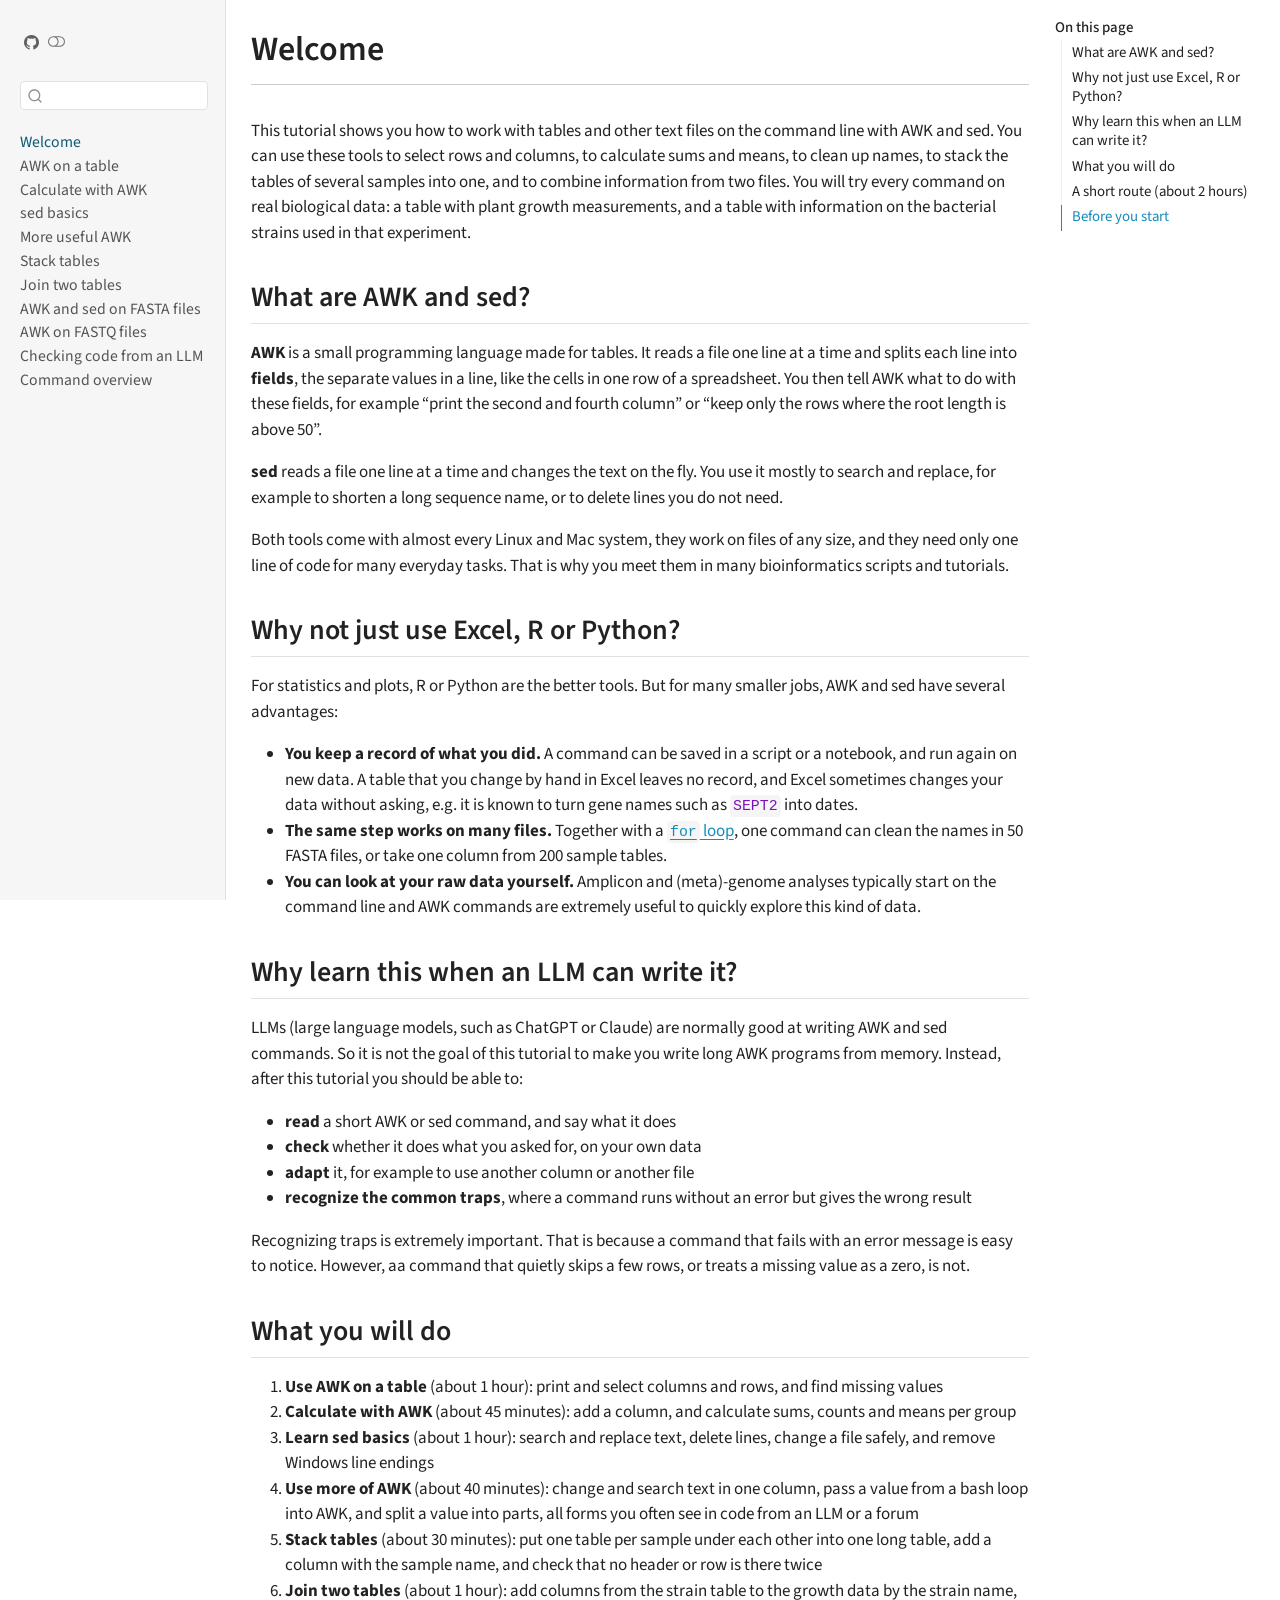
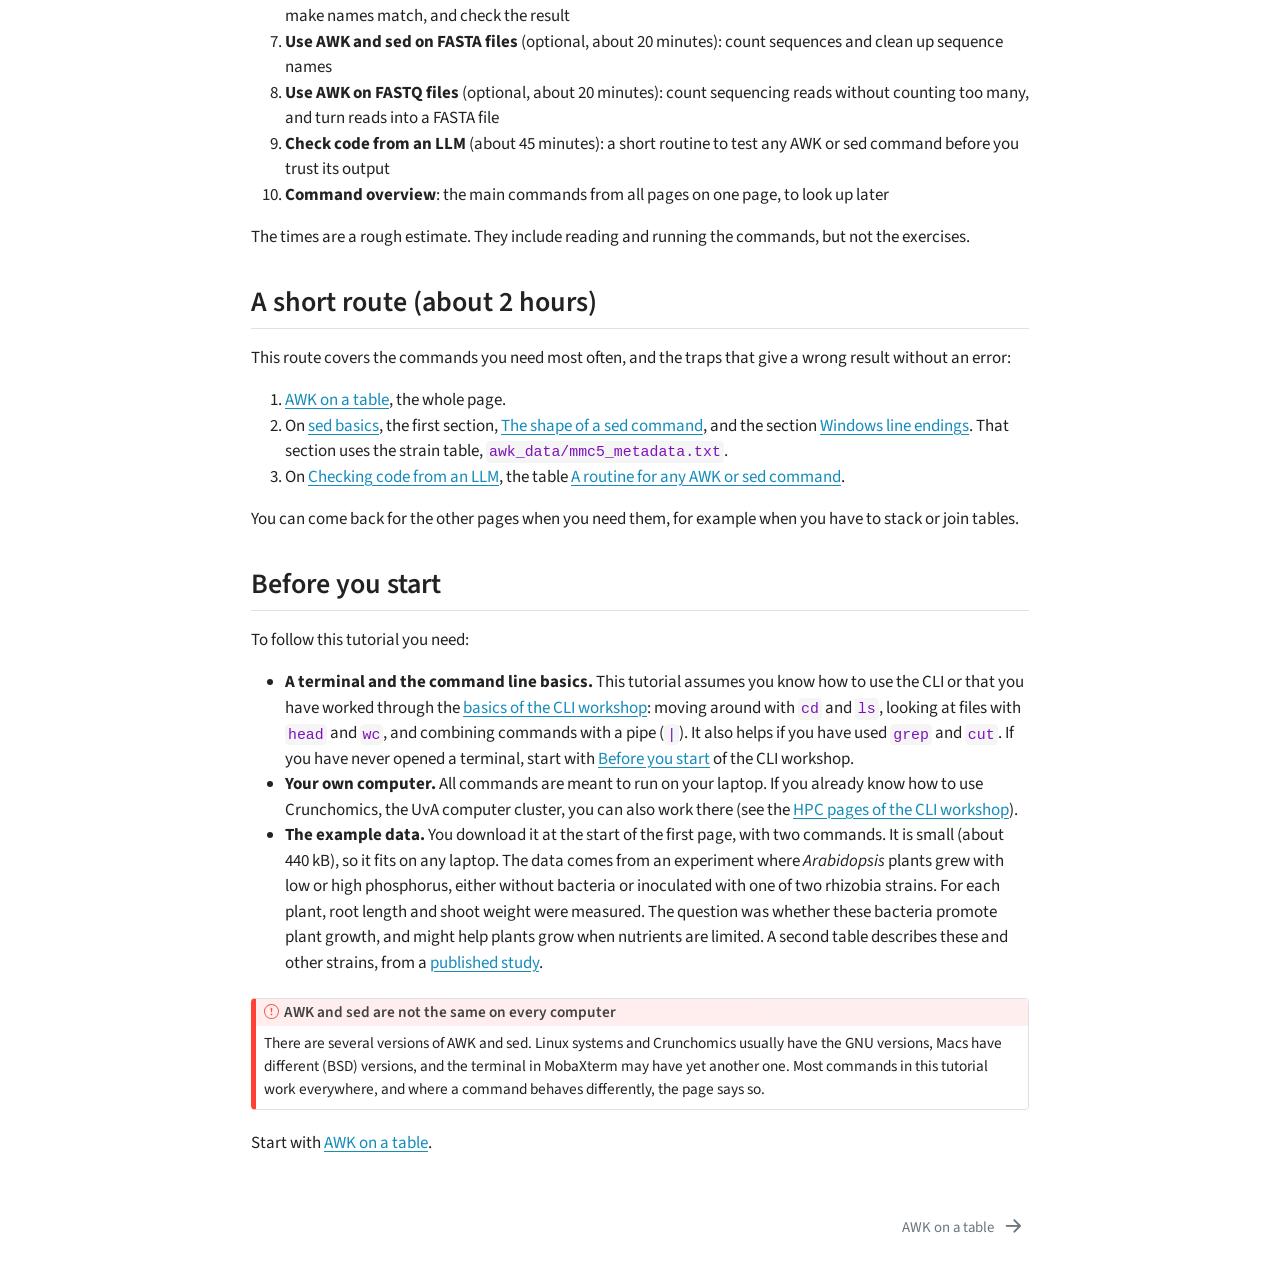
<file: docs/index.html>
<!DOCTYPE html>
<html xmlns="http://www.w3.org/1999/xhtml" lang="en" xml:lang="en"><head>

<meta charset="utf-8">
<meta name="generator" content="quarto-1.8.25">

<meta name="viewport" content="width=device-width, initial-scale=1.0, user-scalable=yes">


<title>Welcome – Working with tables using AWK and sed</title>
<style>
code{white-space: pre-wrap;}
span.smallcaps{font-variant: small-caps;}
div.columns{display: flex; gap: min(4vw, 1.5em);}
div.column{flex: auto; overflow-x: auto;}
div.hanging-indent{margin-left: 1.5em; text-indent: -1.5em;}
ul.task-list{list-style: none;}
ul.task-list li input[type="checkbox"] {
  width: 0.8em;
  margin: 0 0.8em 0.2em -1em; /* quarto-specific, see https://github.com/quarto-dev/quarto-cli/issues/4556 */ 
  vertical-align: middle;
}
</style>


<script src="site_libs/quarto-nav/quarto-nav.js"></script>
<script src="site_libs/quarto-nav/headroom.min.js"></script>
<script src="site_libs/clipboard/clipboard.min.js"></script>
<script src="site_libs/quarto-search/autocomplete.umd.js"></script>
<script src="site_libs/quarto-search/fuse.min.js"></script>
<script src="site_libs/quarto-search/quarto-search.js"></script>
<meta name="quarto:offset" content="./">
<link href="./source/awk_table.html" rel="next">
<script src="site_libs/quarto-html/quarto.js" type="module"></script>
<script src="site_libs/quarto-html/tabsets/tabsets.js" type="module"></script>
<script src="site_libs/quarto-html/axe/axe-check.js" type="module"></script>
<script src="site_libs/quarto-html/popper.min.js"></script>
<script src="site_libs/quarto-html/tippy.umd.min.js"></script>
<script src="site_libs/quarto-html/anchor.min.js"></script>
<link href="site_libs/quarto-html/tippy.css" rel="stylesheet">
<link href="site_libs/quarto-html/quarto-syntax-highlighting-7b89279ff1a6dce999919e0e67d4d9ec.css" rel="stylesheet" class="quarto-color-scheme" id="quarto-text-highlighting-styles">
<link href="site_libs/quarto-html/quarto-syntax-highlighting-dark-707d8167ce6003fca903bfe2be84ab7f.css" rel="stylesheet" class="quarto-color-scheme quarto-color-alternate" id="quarto-text-highlighting-styles">
<link href="site_libs/quarto-html/quarto-syntax-highlighting-7b89279ff1a6dce999919e0e67d4d9ec.css" rel="stylesheet" class="quarto-color-scheme-extra" id="quarto-text-highlighting-styles">
<script src="site_libs/bootstrap/bootstrap.min.js"></script>
<link href="site_libs/bootstrap/bootstrap-icons.css" rel="stylesheet">
<link href="site_libs/bootstrap/bootstrap-07ba6b261650929f6c0e3bf61f8c80ad.min.css" rel="stylesheet" append-hash="true" class="quarto-color-scheme" id="quarto-bootstrap" data-mode="light">
<link href="site_libs/bootstrap/bootstrap-dark-5290abd680639bf24a9d861acc7641a1.min.css" rel="stylesheet" append-hash="true" class="quarto-color-scheme quarto-color-alternate" id="quarto-bootstrap" data-mode="dark">
<link href="site_libs/bootstrap/bootstrap-07ba6b261650929f6c0e3bf61f8c80ad.min.css" rel="stylesheet" append-hash="true" class="quarto-color-scheme-extra" id="quarto-bootstrap" data-mode="light">
<script id="quarto-search-options" type="application/json">{
  "location": "sidebar",
  "copy-button": false,
  "collapse-after": 3,
  "panel-placement": "start",
  "type": "textbox",
  "limit": 50,
  "keyboard-shortcut": [
    "f",
    "/",
    "s"
  ],
  "show-item-context": false,
  "language": {
    "search-no-results-text": "No results",
    "search-matching-documents-text": "matching documents",
    "search-copy-link-title": "Copy link to search",
    "search-hide-matches-text": "Hide additional matches",
    "search-more-match-text": "more match in this document",
    "search-more-matches-text": "more matches in this document",
    "search-clear-button-title": "Clear",
    "search-text-placeholder": "",
    "search-detached-cancel-button-title": "Cancel",
    "search-submit-button-title": "Submit",
    "search-label": "Search"
  }
}</script>


</head>

<body class="nav-sidebar docked quarto-light"><script id="quarto-html-before-body" type="application/javascript">
    const toggleBodyColorMode = (bsSheetEl) => {
      const mode = bsSheetEl.getAttribute("data-mode");
      const bodyEl = window.document.querySelector("body");
      if (mode === "dark") {
        bodyEl.classList.add("quarto-dark");
        bodyEl.classList.remove("quarto-light");
      } else {
        bodyEl.classList.add("quarto-light");
        bodyEl.classList.remove("quarto-dark");
      }
    }
    const toggleBodyColorPrimary = () => {
      const bsSheetEl = window.document.querySelector("link#quarto-bootstrap:not([rel=disabled-stylesheet])");
      if (bsSheetEl) {
        toggleBodyColorMode(bsSheetEl);
      }
    }
    const setColorSchemeToggle = (alternate) => {
      const toggles = window.document.querySelectorAll('.quarto-color-scheme-toggle');
      for (let i=0; i < toggles.length; i++) {
        const toggle = toggles[i];
        if (toggle) {
          if (alternate) {
            toggle.classList.add("alternate");
          } else {
            toggle.classList.remove("alternate");
          }
        }
      }
    };
    const toggleColorMode = (alternate) => {
      // Switch the stylesheets
      const primaryStylesheets = window.document.querySelectorAll('link.quarto-color-scheme:not(.quarto-color-alternate)');
      const alternateStylesheets = window.document.querySelectorAll('link.quarto-color-scheme.quarto-color-alternate');
      manageTransitions('#quarto-margin-sidebar .nav-link', false);
      if (alternate) {
        // note: dark is layered on light, we don't disable primary!
        enableStylesheet(alternateStylesheets);
        for (const sheetNode of alternateStylesheets) {
          if (sheetNode.id === "quarto-bootstrap") {
            toggleBodyColorMode(sheetNode);
          }
        }
      } else {
        disableStylesheet(alternateStylesheets);
        enableStylesheet(primaryStylesheets)
        toggleBodyColorPrimary();
      }
      manageTransitions('#quarto-margin-sidebar .nav-link', true);
      // Switch the toggles
      setColorSchemeToggle(alternate)
      // Hack to workaround the fact that safari doesn't
      // properly recolor the scrollbar when toggling (#1455)
      if (navigator.userAgent.indexOf('Safari') > 0 && navigator.userAgent.indexOf('Chrome') == -1) {
        manageTransitions("body", false);
        window.scrollTo(0, 1);
        setTimeout(() => {
          window.scrollTo(0, 0);
          manageTransitions("body", true);
        }, 40);
      }
    }
    const disableStylesheet = (stylesheets) => {
      for (let i=0; i < stylesheets.length; i++) {
        const stylesheet = stylesheets[i];
        stylesheet.rel = 'disabled-stylesheet';
      }
    }
    const enableStylesheet = (stylesheets) => {
      for (let i=0; i < stylesheets.length; i++) {
        const stylesheet = stylesheets[i];
        if(stylesheet.rel !== 'stylesheet') { // for Chrome, which will still FOUC without this check
          stylesheet.rel = 'stylesheet';
        }
      }
    }
    const manageTransitions = (selector, allowTransitions) => {
      const els = window.document.querySelectorAll(selector);
      for (let i=0; i < els.length; i++) {
        const el = els[i];
        if (allowTransitions) {
          el.classList.remove('notransition');
        } else {
          el.classList.add('notransition');
        }
      }
    }
    const isFileUrl = () => {
      return window.location.protocol === 'file:';
    }
    const hasAlternateSentinel = () => {
      let styleSentinel = getColorSchemeSentinel();
      if (styleSentinel !== null) {
        return styleSentinel === "alternate";
      } else {
        return false;
      }
    }
    const setStyleSentinel = (alternate) => {
      const value = alternate ? "alternate" : "default";
      if (!isFileUrl()) {
        window.localStorage.setItem("quarto-color-scheme", value);
      } else {
        localAlternateSentinel = value;
      }
    }
    const getColorSchemeSentinel = () => {
      if (!isFileUrl()) {
        const storageValue = window.localStorage.getItem("quarto-color-scheme");
        return storageValue != null ? storageValue : localAlternateSentinel;
      } else {
        return localAlternateSentinel;
      }
    }
    const toggleGiscusIfUsed = (isAlternate, darkModeDefault) => {
      const baseTheme = document.querySelector('#giscus-base-theme')?.value ?? 'light';
      const alternateTheme = document.querySelector('#giscus-alt-theme')?.value ?? 'dark';
      let newTheme = '';
      if(authorPrefersDark) {
        newTheme = isAlternate ? baseTheme : alternateTheme;
      } else {
        newTheme = isAlternate ? alternateTheme : baseTheme;
      }
      const changeGiscusTheme = () => {
        // From: https://github.com/giscus/giscus/issues/336
        const sendMessage = (message) => {
          const iframe = document.querySelector('iframe.giscus-frame');
          if (!iframe) return;
          iframe.contentWindow.postMessage({ giscus: message }, 'https://giscus.app');
        }
        sendMessage({
          setConfig: {
            theme: newTheme
          }
        });
      }
      const isGiscussLoaded = window.document.querySelector('iframe.giscus-frame') !== null;
      if (isGiscussLoaded) {
        changeGiscusTheme();
      }
    };
    const authorPrefersDark = false;
    const darkModeDefault = authorPrefersDark;
      document.querySelector('link#quarto-text-highlighting-styles.quarto-color-scheme-extra').rel = 'disabled-stylesheet';
      document.querySelector('link#quarto-bootstrap.quarto-color-scheme-extra').rel = 'disabled-stylesheet';
    let localAlternateSentinel = darkModeDefault ? 'alternate' : 'default';
    // Dark / light mode switch
    window.quartoToggleColorScheme = () => {
      // Read the current dark / light value
      let toAlternate = !hasAlternateSentinel();
      toggleColorMode(toAlternate);
      setStyleSentinel(toAlternate);
      toggleGiscusIfUsed(toAlternate, darkModeDefault);
      window.dispatchEvent(new Event('resize'));
    };
    // Switch to dark mode if need be
    if (hasAlternateSentinel()) {
      toggleColorMode(true);
    } else {
      toggleColorMode(false);
    }
  </script>

<div id="quarto-search-results"></div>
  <header id="quarto-header" class="headroom fixed-top">
  <nav class="quarto-secondary-nav">
    <div class="container-fluid d-flex">
      <button type="button" class="quarto-btn-toggle btn" data-bs-toggle="collapse" role="button" data-bs-target=".quarto-sidebar-collapse-item" aria-controls="quarto-sidebar" aria-expanded="false" aria-label="Toggle sidebar navigation" onclick="if (window.quartoToggleHeadroom) { window.quartoToggleHeadroom(); }">
        <i class="bi bi-layout-text-sidebar-reverse"></i>
      </button>
        <nav class="quarto-page-breadcrumbs" aria-label="breadcrumb"><ol class="breadcrumb"><li class="breadcrumb-item"><a href="./index.html">Welcome</a></li></ol></nav>
        <a class="flex-grow-1" role="navigation" data-bs-toggle="collapse" data-bs-target=".quarto-sidebar-collapse-item" aria-controls="quarto-sidebar" aria-expanded="false" aria-label="Toggle sidebar navigation" onclick="if (window.quartoToggleHeadroom) { window.quartoToggleHeadroom(); }">      
        </a>
      <button type="button" class="btn quarto-search-button" aria-label="Search" onclick="window.quartoOpenSearch();">
        <i class="bi bi-search"></i>
      </button>
    </div>
  </nav>
</header>
<!-- content -->
<div id="quarto-content" class="quarto-container page-columns page-rows-contents page-layout-article">
<!-- sidebar -->
  <nav id="quarto-sidebar" class="sidebar collapse collapse-horizontal quarto-sidebar-collapse-item sidebar-navigation docked overflow-auto">
    <div class="pt-lg-2 mt-2 text-left sidebar-header">
      <a href="./index.html" class="sidebar-logo-link">
      </a>
      <div class="sidebar-tools-main">
    <a href="https://github.com/ndombrowski/AWK_tutorial" title="" class="quarto-navigation-tool px-1" aria-label=""><i class="bi bi-github"></i></a>
  <a href="" class="quarto-color-scheme-toggle quarto-navigation-tool  px-1" onclick="window.quartoToggleColorScheme(); return false;" title="Toggle dark mode"><i class="bi"></i></a>
</div>
      </div>
        <div class="mt-2 flex-shrink-0 align-items-center">
        <div class="sidebar-search">
        <div id="quarto-search" class="" title="Search"></div>
        </div>
        </div>
    <div class="sidebar-menu-container"> 
    <ul class="list-unstyled mt-1">
        <li class="sidebar-item">
  <div class="sidebar-item-container"> 
  <a href="./index.html" class="sidebar-item-text sidebar-link active">
 <span class="menu-text">Welcome</span></a>
  </div>
</li>
        <li class="sidebar-item">
  <div class="sidebar-item-container"> 
  <a href="./source/awk_table.html" class="sidebar-item-text sidebar-link">
 <span class="menu-text">AWK on a table</span></a>
  </div>
</li>
        <li class="sidebar-item">
  <div class="sidebar-item-container"> 
  <a href="./source/awk_calc.html" class="sidebar-item-text sidebar-link">
 <span class="menu-text">Calculate with AWK</span></a>
  </div>
</li>
        <li class="sidebar-item">
  <div class="sidebar-item-container"> 
  <a href="./source/sed_basics.html" class="sidebar-item-text sidebar-link">
 <span class="menu-text">sed basics</span></a>
  </div>
</li>
        <li class="sidebar-item">
  <div class="sidebar-item-container"> 
  <a href="./source/awk_more.html" class="sidebar-item-text sidebar-link">
 <span class="menu-text">More useful AWK</span></a>
  </div>
</li>
        <li class="sidebar-item">
  <div class="sidebar-item-container"> 
  <a href="./source/awk_combine.html" class="sidebar-item-text sidebar-link">
 <span class="menu-text">Stack tables</span></a>
  </div>
</li>
        <li class="sidebar-item">
  <div class="sidebar-item-container"> 
  <a href="./source/awk_join.html" class="sidebar-item-text sidebar-link">
 <span class="menu-text">Join two tables</span></a>
  </div>
</li>
        <li class="sidebar-item">
  <div class="sidebar-item-container"> 
  <a href="./source/awk_fasta.html" class="sidebar-item-text sidebar-link">
 <span class="menu-text">AWK and sed on FASTA files</span></a>
  </div>
</li>
        <li class="sidebar-item">
  <div class="sidebar-item-container"> 
  <a href="./source/awk_fastq.html" class="sidebar-item-text sidebar-link">
 <span class="menu-text">AWK on FASTQ files</span></a>
  </div>
</li>
        <li class="sidebar-item">
  <div class="sidebar-item-container"> 
  <a href="./source/check_llm_code.html" class="sidebar-item-text sidebar-link">
 <span class="menu-text">Checking code from an LLM</span></a>
  </div>
</li>
        <li class="sidebar-item">
  <div class="sidebar-item-container"> 
  <a href="./source/cheat_sheet.html" class="sidebar-item-text sidebar-link">
 <span class="menu-text">Command overview</span></a>
  </div>
</li>
    </ul>
    </div>
</nav>
<div id="quarto-sidebar-glass" class="quarto-sidebar-collapse-item" data-bs-toggle="collapse" data-bs-target=".quarto-sidebar-collapse-item"></div>
<!-- margin-sidebar -->
    <div id="quarto-margin-sidebar" class="sidebar margin-sidebar">
        <nav id="TOC" role="doc-toc" class="toc-active">
    <h2 id="toc-title">On this page</h2>
   
  <ul>
  <li><a href="#what-are-awk-and-sed" id="toc-what-are-awk-and-sed" class="nav-link active" data-scroll-target="#what-are-awk-and-sed">What are AWK and sed?</a></li>
  <li><a href="#why-not-just-use-excel-r-or-python" id="toc-why-not-just-use-excel-r-or-python" class="nav-link" data-scroll-target="#why-not-just-use-excel-r-or-python">Why not just use Excel, R or Python?</a></li>
  <li><a href="#why-learn-this-when-an-llm-can-write-it" id="toc-why-learn-this-when-an-llm-can-write-it" class="nav-link" data-scroll-target="#why-learn-this-when-an-llm-can-write-it">Why learn this when an LLM can write it?</a></li>
  <li><a href="#what-you-will-do" id="toc-what-you-will-do" class="nav-link" data-scroll-target="#what-you-will-do">What you will do</a></li>
  <li><a href="#a-short-route-about-2-hours" id="toc-a-short-route-about-2-hours" class="nav-link" data-scroll-target="#a-short-route-about-2-hours">A short route (about 2 hours)</a></li>
  <li><a href="#before-you-start" id="toc-before-you-start" class="nav-link" data-scroll-target="#before-you-start">Before you start</a></li>
  </ul>
</nav>
    </div>
<!-- main -->
<main class="content" id="quarto-document-content">


<header id="title-block-header" class="quarto-title-block default">
<div class="quarto-title">
<h1 class="title">Welcome</h1>
</div>



<div class="quarto-title-meta">

    
  
    
  </div>
  


</header>


<p>This tutorial shows you how to work with tables and other text files on the command line with AWK and sed. You can use these tools to select rows and columns, to calculate sums and means, to clean up names, to stack the tables of several samples into one, and to combine information from two files. You will try every command on real biological data: a table with plant growth measurements, and a table with information on the bacterial strains used in that experiment.</p>
<section id="what-are-awk-and-sed" class="level2">
<h2 class="anchored" data-anchor-id="what-are-awk-and-sed">What are AWK and sed?</h2>
<p><strong>AWK</strong> is a small programming language made for tables. It reads a file one line at a time and splits each line into <strong>fields</strong>, the separate values in a line, like the cells in one row of a spreadsheet. You then tell AWK what to do with these fields, for example “print the second and fourth column” or “keep only the rows where the root length is above 50”.</p>
<p><strong>sed</strong> reads a file one line at a time and changes the text on the fly. You use it mostly to search and replace, for example to shorten a long sequence name, or to delete lines you do not need.</p>
<p>Both tools come with almost every Linux and Mac system, they work on files of any size, and they need only one line of code for many everyday tasks. That is why you meet them in many bioinformatics scripts and tutorials.</p>
</section>
<section id="why-not-just-use-excel-r-or-python" class="level2">
<h2 class="anchored" data-anchor-id="why-not-just-use-excel-r-or-python">Why not just use Excel, R or Python?</h2>
<p>For statistics and plots, R or Python are the better tools. But for many smaller jobs, AWK and sed have several advantages:</p>
<ul>
<li><strong>You keep a record of what you did.</strong> A command can be saved in a script or a notebook, and run again on new data. A table that you change by hand in Excel leaves no record, and Excel sometimes changes your data without asking, e.g.&nbsp;it is known to turn gene names such as <code>SEPT2</code> into dates.</li>
<li><strong>The same step works on many files.</strong> Together with a <a href="https://scienceparkstudygroup.github.io/ibed-bioinformatics-page/source/core_tools/bash-for-loops.html"><code>for</code> loop</a>, one command can clean the names in 50 FASTA files, or take one column from 200 sample tables.</li>
<li><strong>You can look at your raw data yourself.</strong> Amplicon and (meta)-genome analyses typically start on the command line and AWK commands are extremely useful to quickly explore this kind of data.</li>
</ul>
</section>
<section id="why-learn-this-when-an-llm-can-write-it" class="level2">
<h2 class="anchored" data-anchor-id="why-learn-this-when-an-llm-can-write-it">Why learn this when an LLM can write it?</h2>
<p>LLMs (large language models, such as ChatGPT or Claude) are normally good at writing AWK and sed commands. So it is not the goal of this tutorial to make you write long AWK programs from memory. Instead, after this tutorial you should be able to:</p>
<ul>
<li><strong>read</strong> a short AWK or sed command, and say what it does</li>
<li><strong>check</strong> whether it does what you asked for, on your own data</li>
<li><strong>adapt</strong> it, for example to use another column or another file</li>
<li><strong>recognize the common traps</strong>, where a command runs without an error but gives the wrong result</li>
</ul>
<p>Recognizing traps is extremely important. That is because a command that fails with an error message is easy to notice. However, aa command that quietly skips a few rows, or treats a missing value as a zero, is not.</p>
</section>
<section id="what-you-will-do" class="level2">
<h2 class="anchored" data-anchor-id="what-you-will-do">What you will do</h2>
<ol type="1">
<li><strong>Use AWK on a table</strong> (about 1 hour): print and select columns and rows, and find missing values</li>
<li><strong>Calculate with AWK</strong> (about 45 minutes): add a column, and calculate sums, counts and means per group</li>
<li><strong>Learn sed basics</strong> (about 1 hour): search and replace text, delete lines, change a file safely, and remove Windows line endings</li>
<li><strong>Use more of AWK</strong> (about 40 minutes): change and search text in one column, pass a value from a bash loop into AWK, and split a value into parts, all forms you often see in code from an LLM or a forum</li>
<li><strong>Stack tables</strong> (about 30 minutes): put one table per sample under each other into one long table, add a column with the sample name, and check that no header or row is there twice</li>
<li><strong>Join two tables</strong> (about 1 hour): add columns from the strain table to the growth data by the strain name, make names match, and check the result</li>
<li><strong>Use AWK and sed on FASTA files</strong> (optional, about 20 minutes): count sequences and clean up sequence names</li>
<li><strong>Use AWK on FASTQ files</strong> (optional, about 20 minutes): count sequencing reads without counting too many, and turn reads into a FASTA file</li>
<li><strong>Check code from an LLM</strong> (about 45 minutes): a short routine to test any AWK or sed command before you trust its output</li>
<li><strong>Command overview</strong>: the main commands from all pages on one page, to look up later</li>
</ol>
<p>The times are a rough estimate. They include reading and running the commands, but not the exercises.</p>
</section>
<section id="a-short-route-about-2-hours" class="level2">
<h2 class="anchored" data-anchor-id="a-short-route-about-2-hours">A short route (about 2 hours)</h2>
<p>This route covers the commands you need most often, and the traps that give a wrong result without an error:</p>
<ol type="1">
<li><a href="./source/awk_table.html">AWK on a table</a>, the whole page.</li>
<li>On <a href="./source/sed_basics.html">sed basics</a>, the first section, <a href="./source/sed_basics.html#the-shape-of-a-sed-command">The shape of a sed command</a>, and the section <a href="./source/sed_basics.html#windows-line-endings">Windows line endings</a>. That section uses the strain table, <code>awk_data/mmc5_metadata.txt</code>.</li>
<li>On <a href="./source/check_llm_code.html">Checking code from an LLM</a>, the table <a href="./source/check_llm_code.html#a-routine-for-any-awk-or-sed-command">A routine for any AWK or sed command</a>.</li>
</ol>
<p>You can come back for the other pages when you need them, for example when you have to stack or join tables.</p>
</section>
<section id="before-you-start" class="level2">
<h2 class="anchored" data-anchor-id="before-you-start">Before you start</h2>
<p>To follow this tutorial you need:</p>
<ul>
<li><strong>A terminal and the command line basics.</strong> This tutorial assumes you know how to use the CLI or that you have worked through the <a href="https://ndombrowski.github.io/cli_workshop/source/bash_intro.html">basics of the CLI workshop</a>: moving around with <code>cd</code> and <code>ls</code>, looking at files with <code>head</code> and <code>wc</code>, and combining commands with a pipe (<code>|</code>). It also helps if you have used <code>grep</code> and <code>cut</code>. If you have never opened a terminal, start with <a href="https://ndombrowski.github.io/cli_workshop/source/installation.html">Before you start</a> of the CLI workshop.</li>
<li><strong>Your own computer.</strong> All commands are meant to run on your laptop. If you already know how to use Crunchomics, the UvA computer cluster, you can also work there (see the <a href="https://ndombrowski.github.io/cli_workshop/source/hpc_intro.html">HPC pages of the CLI workshop</a>).</li>
<li><strong>The example data.</strong> You download it at the start of the first page, with two commands. It is small (about 440 kB), so it fits on any laptop. The data comes from an experiment where <em>Arabidopsis</em> plants grew with low or high phosphorus, either without bacteria or inoculated with one of two rhizobia strains. For each plant, root length and shoot weight were measured. The question was whether these bacteria promote plant growth, and might help plants grow when nutrients are limited. A second table describes these and other strains, from a <a href="https://www.cell.com/cell-host-microbe/fulltext/S1931-3128(18)30318-4">published study</a>.</li>
</ul>
<div class="callout callout-style-default callout-important callout-titled" title="AWK and sed are not the same on every computer">
<div class="callout-header d-flex align-content-center">
<div class="callout-icon-container">
<i class="callout-icon"></i>
</div>
<div class="callout-title-container flex-fill">
<span class="screen-reader-only">Important</span>AWK and sed are not the same on every computer
</div>
</div>
<div class="callout-body-container callout-body">
<p>There are several versions of AWK and sed. Linux systems and Crunchomics usually have the GNU versions, Macs have different (BSD) versions, and the terminal in MobaXterm may have yet another one. Most commands in this tutorial work everywhere, and where a command behaves differently, the page says so.</p>
</div>
</div>
<p>Start with <a href="./source/awk_table.html">AWK on a table</a>.</p>


</section>

</main> <!-- /main -->
<script id="quarto-html-after-body" type="application/javascript">
  window.document.addEventListener("DOMContentLoaded", function (event) {
    // Ensure there is a toggle, if there isn't float one in the top right
    if (window.document.querySelector('.quarto-color-scheme-toggle') === null) {
      const a = window.document.createElement('a');
      a.classList.add('top-right');
      a.classList.add('quarto-color-scheme-toggle');
      a.href = "";
      a.onclick = function() { try { window.quartoToggleColorScheme(); } catch {} return false; };
      const i = window.document.createElement("i");
      i.classList.add('bi');
      a.appendChild(i);
      window.document.body.appendChild(a);
    }
    setColorSchemeToggle(hasAlternateSentinel())
    const icon = "";
    const anchorJS = new window.AnchorJS();
    anchorJS.options = {
      placement: 'right',
      icon: icon
    };
    anchorJS.add('.anchored');
    const isCodeAnnotation = (el) => {
      for (const clz of el.classList) {
        if (clz.startsWith('code-annotation-')) {                     
          return true;
        }
      }
      return false;
    }
    const onCopySuccess = function(e) {
      // button target
      const button = e.trigger;
      // don't keep focus
      button.blur();
      // flash "checked"
      button.classList.add('code-copy-button-checked');
      var currentTitle = button.getAttribute("title");
      button.setAttribute("title", "Copied!");
      let tooltip;
      if (window.bootstrap) {
        button.setAttribute("data-bs-toggle", "tooltip");
        button.setAttribute("data-bs-placement", "left");
        button.setAttribute("data-bs-title", "Copied!");
        tooltip = new bootstrap.Tooltip(button, 
          { trigger: "manual", 
            customClass: "code-copy-button-tooltip",
            offset: [0, -8]});
        tooltip.show();    
      }
      setTimeout(function() {
        if (tooltip) {
          tooltip.hide();
          button.removeAttribute("data-bs-title");
          button.removeAttribute("data-bs-toggle");
          button.removeAttribute("data-bs-placement");
        }
        button.setAttribute("title", currentTitle);
        button.classList.remove('code-copy-button-checked');
      }, 1000);
      // clear code selection
      e.clearSelection();
    }
    const getTextToCopy = function(trigger) {
      const outerScaffold = trigger.parentElement.cloneNode(true);
      const codeEl = outerScaffold.querySelector('code');
      for (const childEl of codeEl.children) {
        if (isCodeAnnotation(childEl)) {
          childEl.remove();
        }
      }
      return codeEl.innerText;
    }
    const clipboard = new window.ClipboardJS('.code-copy-button:not([data-in-quarto-modal])', {
      text: getTextToCopy
    });
    clipboard.on('success', onCopySuccess);
    if (window.document.getElementById('quarto-embedded-source-code-modal')) {
      const clipboardModal = new window.ClipboardJS('.code-copy-button[data-in-quarto-modal]', {
        text: getTextToCopy,
        container: window.document.getElementById('quarto-embedded-source-code-modal')
      });
      clipboardModal.on('success', onCopySuccess);
    }
      var localhostRegex = new RegExp(/^(?:http|https):\/\/localhost\:?[0-9]*\//);
      var mailtoRegex = new RegExp(/^mailto:/);
        var filterRegex = new RegExp("https:\/\/ndombrowski\.github\.io\/AWK_tutorial\/");
      var isInternal = (href) => {
          return filterRegex.test(href) || localhostRegex.test(href) || mailtoRegex.test(href);
      }
      // Inspect non-navigation links and adorn them if external
     var links = window.document.querySelectorAll('a[href]:not(.nav-link):not(.navbar-brand):not(.toc-action):not(.sidebar-link):not(.sidebar-item-toggle):not(.pagination-link):not(.no-external):not([aria-hidden]):not(.dropdown-item):not(.quarto-navigation-tool):not(.about-link)');
      for (var i=0; i<links.length; i++) {
        const link = links[i];
        if (!isInternal(link.href)) {
          // undo the damage that might have been done by quarto-nav.js in the case of
          // links that we want to consider external
          if (link.dataset.originalHref !== undefined) {
            link.href = link.dataset.originalHref;
          }
        }
      }
    function tippyHover(el, contentFn, onTriggerFn, onUntriggerFn) {
      const config = {
        allowHTML: true,
        maxWidth: 500,
        delay: 100,
        arrow: false,
        appendTo: function(el) {
            return el.parentElement;
        },
        interactive: true,
        interactiveBorder: 10,
        theme: 'quarto',
        placement: 'bottom-start',
      };
      if (contentFn) {
        config.content = contentFn;
      }
      if (onTriggerFn) {
        config.onTrigger = onTriggerFn;
      }
      if (onUntriggerFn) {
        config.onUntrigger = onUntriggerFn;
      }
      window.tippy(el, config); 
    }
    const noterefs = window.document.querySelectorAll('a[role="doc-noteref"]');
    for (var i=0; i<noterefs.length; i++) {
      const ref = noterefs[i];
      tippyHover(ref, function() {
        // use id or data attribute instead here
        let href = ref.getAttribute('data-footnote-href') || ref.getAttribute('href');
        try { href = new URL(href).hash; } catch {}
        const id = href.replace(/^#\/?/, "");
        const note = window.document.getElementById(id);
        if (note) {
          return note.innerHTML;
        } else {
          return "";
        }
      });
    }
    const xrefs = window.document.querySelectorAll('a.quarto-xref');
    const processXRef = (id, note) => {
      // Strip column container classes
      const stripColumnClz = (el) => {
        el.classList.remove("page-full", "page-columns");
        if (el.children) {
          for (const child of el.children) {
            stripColumnClz(child);
          }
        }
      }
      stripColumnClz(note)
      if (id === null || id.startsWith('sec-')) {
        // Special case sections, only their first couple elements
        const container = document.createElement("div");
        if (note.children && note.children.length > 2) {
          container.appendChild(note.children[0].cloneNode(true));
          for (let i = 1; i < note.children.length; i++) {
            const child = note.children[i];
            if (child.tagName === "P" && child.innerText === "") {
              continue;
            } else {
              container.appendChild(child.cloneNode(true));
              break;
            }
          }
          if (window.Quarto?.typesetMath) {
            window.Quarto.typesetMath(container);
          }
          return container.innerHTML
        } else {
          if (window.Quarto?.typesetMath) {
            window.Quarto.typesetMath(note);
          }
          return note.innerHTML;
        }
      } else {
        // Remove any anchor links if they are present
        const anchorLink = note.querySelector('a.anchorjs-link');
        if (anchorLink) {
          anchorLink.remove();
        }
        if (window.Quarto?.typesetMath) {
          window.Quarto.typesetMath(note);
        }
        if (note.classList.contains("callout")) {
          return note.outerHTML;
        } else {
          return note.innerHTML;
        }
      }
    }
    for (var i=0; i<xrefs.length; i++) {
      const xref = xrefs[i];
      tippyHover(xref, undefined, function(instance) {
        instance.disable();
        let url = xref.getAttribute('href');
        let hash = undefined; 
        if (url.startsWith('#')) {
          hash = url;
        } else {
          try { hash = new URL(url).hash; } catch {}
        }
        if (hash) {
          const id = hash.replace(/^#\/?/, "");
          const note = window.document.getElementById(id);
          if (note !== null) {
            try {
              const html = processXRef(id, note.cloneNode(true));
              instance.setContent(html);
            } finally {
              instance.enable();
              instance.show();
            }
          } else {
            // See if we can fetch this
            fetch(url.split('#')[0])
            .then(res => res.text())
            .then(html => {
              const parser = new DOMParser();
              const htmlDoc = parser.parseFromString(html, "text/html");
              const note = htmlDoc.getElementById(id);
              if (note !== null) {
                const html = processXRef(id, note);
                instance.setContent(html);
              } 
            }).finally(() => {
              instance.enable();
              instance.show();
            });
          }
        } else {
          // See if we can fetch a full url (with no hash to target)
          // This is a special case and we should probably do some content thinning / targeting
          fetch(url)
          .then(res => res.text())
          .then(html => {
            const parser = new DOMParser();
            const htmlDoc = parser.parseFromString(html, "text/html");
            const note = htmlDoc.querySelector('main.content');
            if (note !== null) {
              // This should only happen for chapter cross references
              // (since there is no id in the URL)
              // remove the first header
              if (note.children.length > 0 && note.children[0].tagName === "HEADER") {
                note.children[0].remove();
              }
              const html = processXRef(null, note);
              instance.setContent(html);
            } 
          }).finally(() => {
            instance.enable();
            instance.show();
          });
        }
      }, function(instance) {
      });
    }
        let selectedAnnoteEl;
        const selectorForAnnotation = ( cell, annotation) => {
          let cellAttr = 'data-code-cell="' + cell + '"';
          let lineAttr = 'data-code-annotation="' +  annotation + '"';
          const selector = 'span[' + cellAttr + '][' + lineAttr + ']';
          return selector;
        }
        const selectCodeLines = (annoteEl) => {
          const doc = window.document;
          const targetCell = annoteEl.getAttribute("data-target-cell");
          const targetAnnotation = annoteEl.getAttribute("data-target-annotation");
          const annoteSpan = window.document.querySelector(selectorForAnnotation(targetCell, targetAnnotation));
          const lines = annoteSpan.getAttribute("data-code-lines").split(",");
          const lineIds = lines.map((line) => {
            return targetCell + "-" + line;
          })
          let top = null;
          let height = null;
          let parent = null;
          if (lineIds.length > 0) {
              //compute the position of the single el (top and bottom and make a div)
              const el = window.document.getElementById(lineIds[0]);
              top = el.offsetTop;
              height = el.offsetHeight;
              parent = el.parentElement.parentElement;
            if (lineIds.length > 1) {
              const lastEl = window.document.getElementById(lineIds[lineIds.length - 1]);
              const bottom = lastEl.offsetTop + lastEl.offsetHeight;
              height = bottom - top;
            }
            if (top !== null && height !== null && parent !== null) {
              // cook up a div (if necessary) and position it 
              let div = window.document.getElementById("code-annotation-line-highlight");
              if (div === null) {
                div = window.document.createElement("div");
                div.setAttribute("id", "code-annotation-line-highlight");
                div.style.position = 'absolute';
                parent.appendChild(div);
              }
              div.style.top = top - 2 + "px";
              div.style.height = height + 4 + "px";
              div.style.left = 0;
              let gutterDiv = window.document.getElementById("code-annotation-line-highlight-gutter");
              if (gutterDiv === null) {
                gutterDiv = window.document.createElement("div");
                gutterDiv.setAttribute("id", "code-annotation-line-highlight-gutter");
                gutterDiv.style.position = 'absolute';
                const codeCell = window.document.getElementById(targetCell);
                const gutter = codeCell.querySelector('.code-annotation-gutter');
                gutter.appendChild(gutterDiv);
              }
              gutterDiv.style.top = top - 2 + "px";
              gutterDiv.style.height = height + 4 + "px";
            }
            selectedAnnoteEl = annoteEl;
          }
        };
        const unselectCodeLines = () => {
          const elementsIds = ["code-annotation-line-highlight", "code-annotation-line-highlight-gutter"];
          elementsIds.forEach((elId) => {
            const div = window.document.getElementById(elId);
            if (div) {
              div.remove();
            }
          });
          selectedAnnoteEl = undefined;
        };
          // Handle positioning of the toggle
      window.addEventListener(
        "resize",
        throttle(() => {
          elRect = undefined;
          if (selectedAnnoteEl) {
            selectCodeLines(selectedAnnoteEl);
          }
        }, 10)
      );
      function throttle(fn, ms) {
      let throttle = false;
      let timer;
        return (...args) => {
          if(!throttle) { // first call gets through
              fn.apply(this, args);
              throttle = true;
          } else { // all the others get throttled
              if(timer) clearTimeout(timer); // cancel #2
              timer = setTimeout(() => {
                fn.apply(this, args);
                timer = throttle = false;
              }, ms);
          }
        };
      }
        // Attach click handler to the DT
        const annoteDls = window.document.querySelectorAll('dt[data-target-cell]');
        for (const annoteDlNode of annoteDls) {
          annoteDlNode.addEventListener('click', (event) => {
            const clickedEl = event.target;
            if (clickedEl !== selectedAnnoteEl) {
              unselectCodeLines();
              const activeEl = window.document.querySelector('dt[data-target-cell].code-annotation-active');
              if (activeEl) {
                activeEl.classList.remove('code-annotation-active');
              }
              selectCodeLines(clickedEl);
              clickedEl.classList.add('code-annotation-active');
            } else {
              // Unselect the line
              unselectCodeLines();
              clickedEl.classList.remove('code-annotation-active');
            }
          });
        }
    const findCites = (el) => {
      const parentEl = el.parentElement;
      if (parentEl) {
        const cites = parentEl.dataset.cites;
        if (cites) {
          return {
            el,
            cites: cites.split(' ')
          };
        } else {
          return findCites(el.parentElement)
        }
      } else {
        return undefined;
      }
    };
    var bibliorefs = window.document.querySelectorAll('a[role="doc-biblioref"]');
    for (var i=0; i<bibliorefs.length; i++) {
      const ref = bibliorefs[i];
      const citeInfo = findCites(ref);
      if (citeInfo) {
        tippyHover(citeInfo.el, function() {
          var popup = window.document.createElement('div');
          citeInfo.cites.forEach(function(cite) {
            var citeDiv = window.document.createElement('div');
            citeDiv.classList.add('hanging-indent');
            citeDiv.classList.add('csl-entry');
            var biblioDiv = window.document.getElementById('ref-' + cite);
            if (biblioDiv) {
              citeDiv.innerHTML = biblioDiv.innerHTML;
            }
            popup.appendChild(citeDiv);
          });
          return popup.innerHTML;
        });
      }
    }
  });
  </script>
<nav class="page-navigation">
  <div class="nav-page nav-page-previous">
  </div>
  <div class="nav-page nav-page-next">
      <a href="./source/awk_table.html" class="pagination-link" aria-label="AWK on a table">
        <span class="nav-page-text">AWK on a table</span> <i class="bi bi-arrow-right-short"></i>
      </a>
  </div>
</nav>
</div> <!-- /content -->




</body></html>
</file>
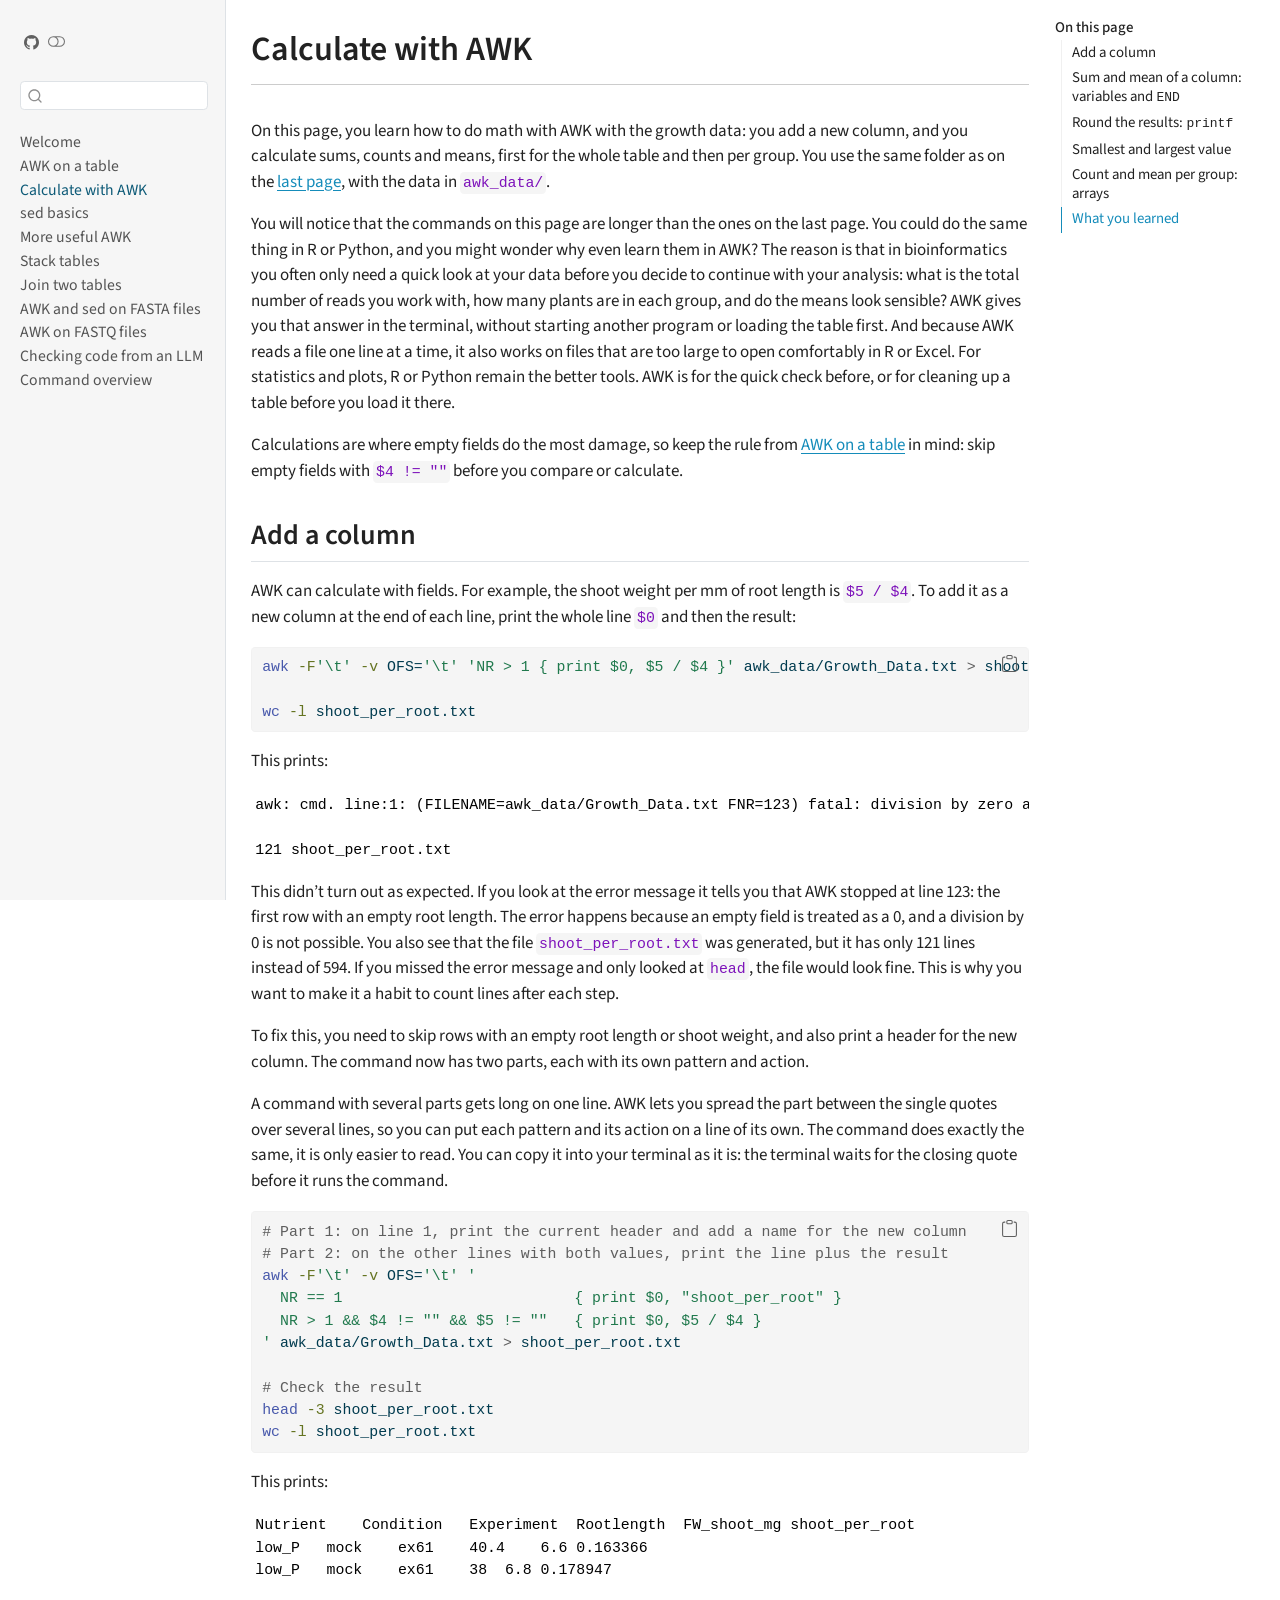
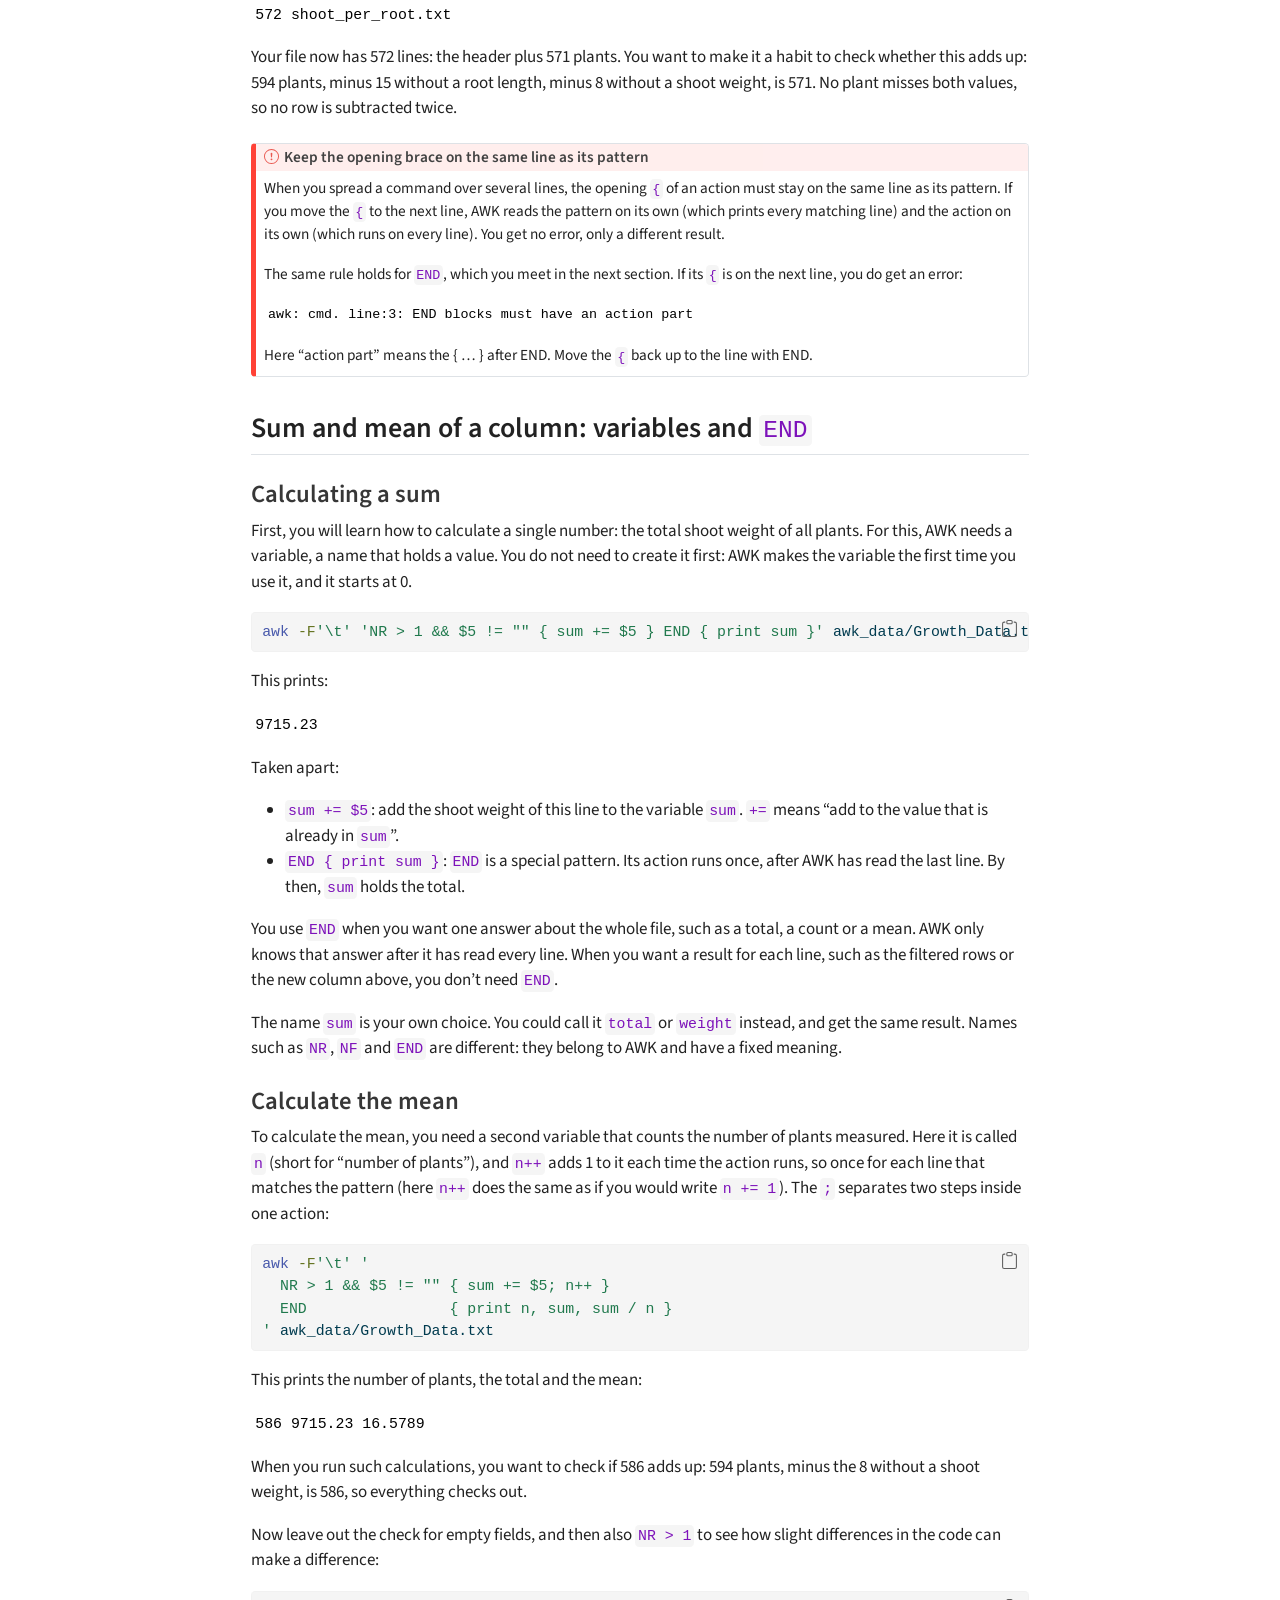
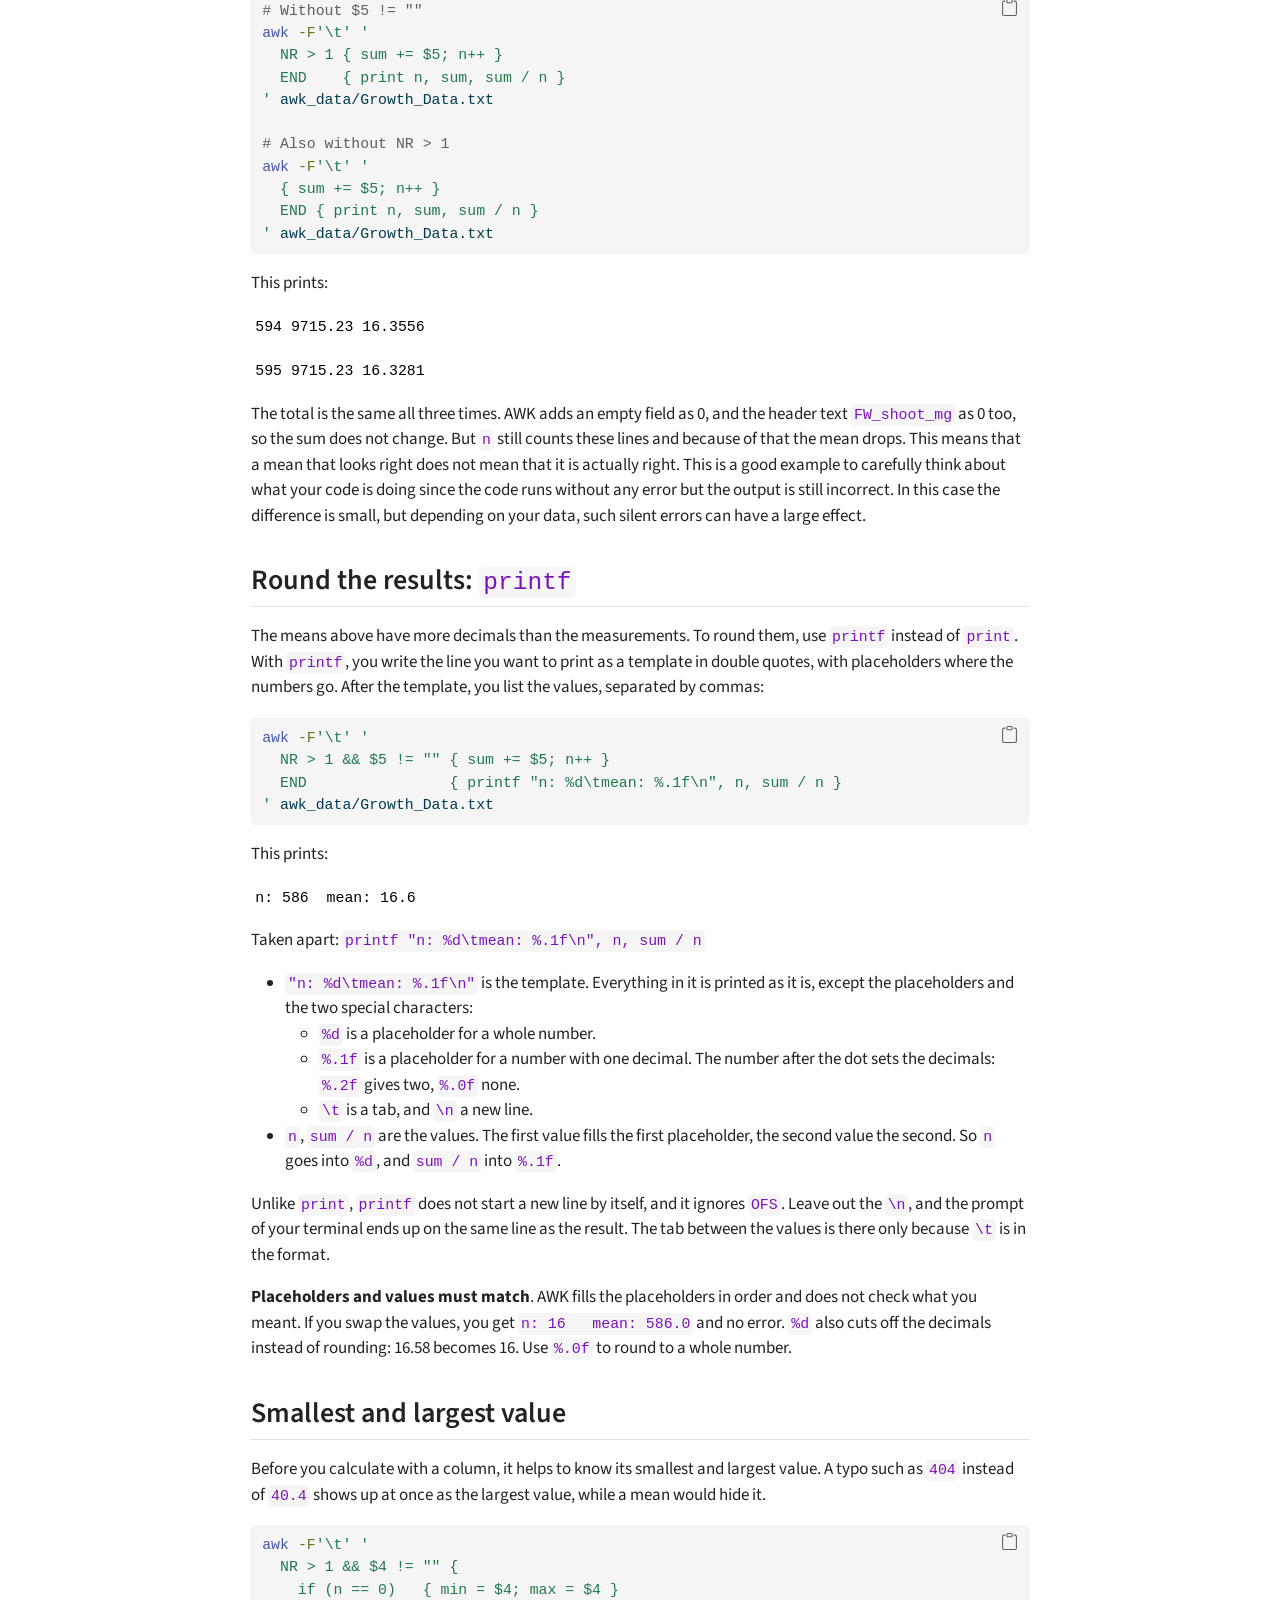
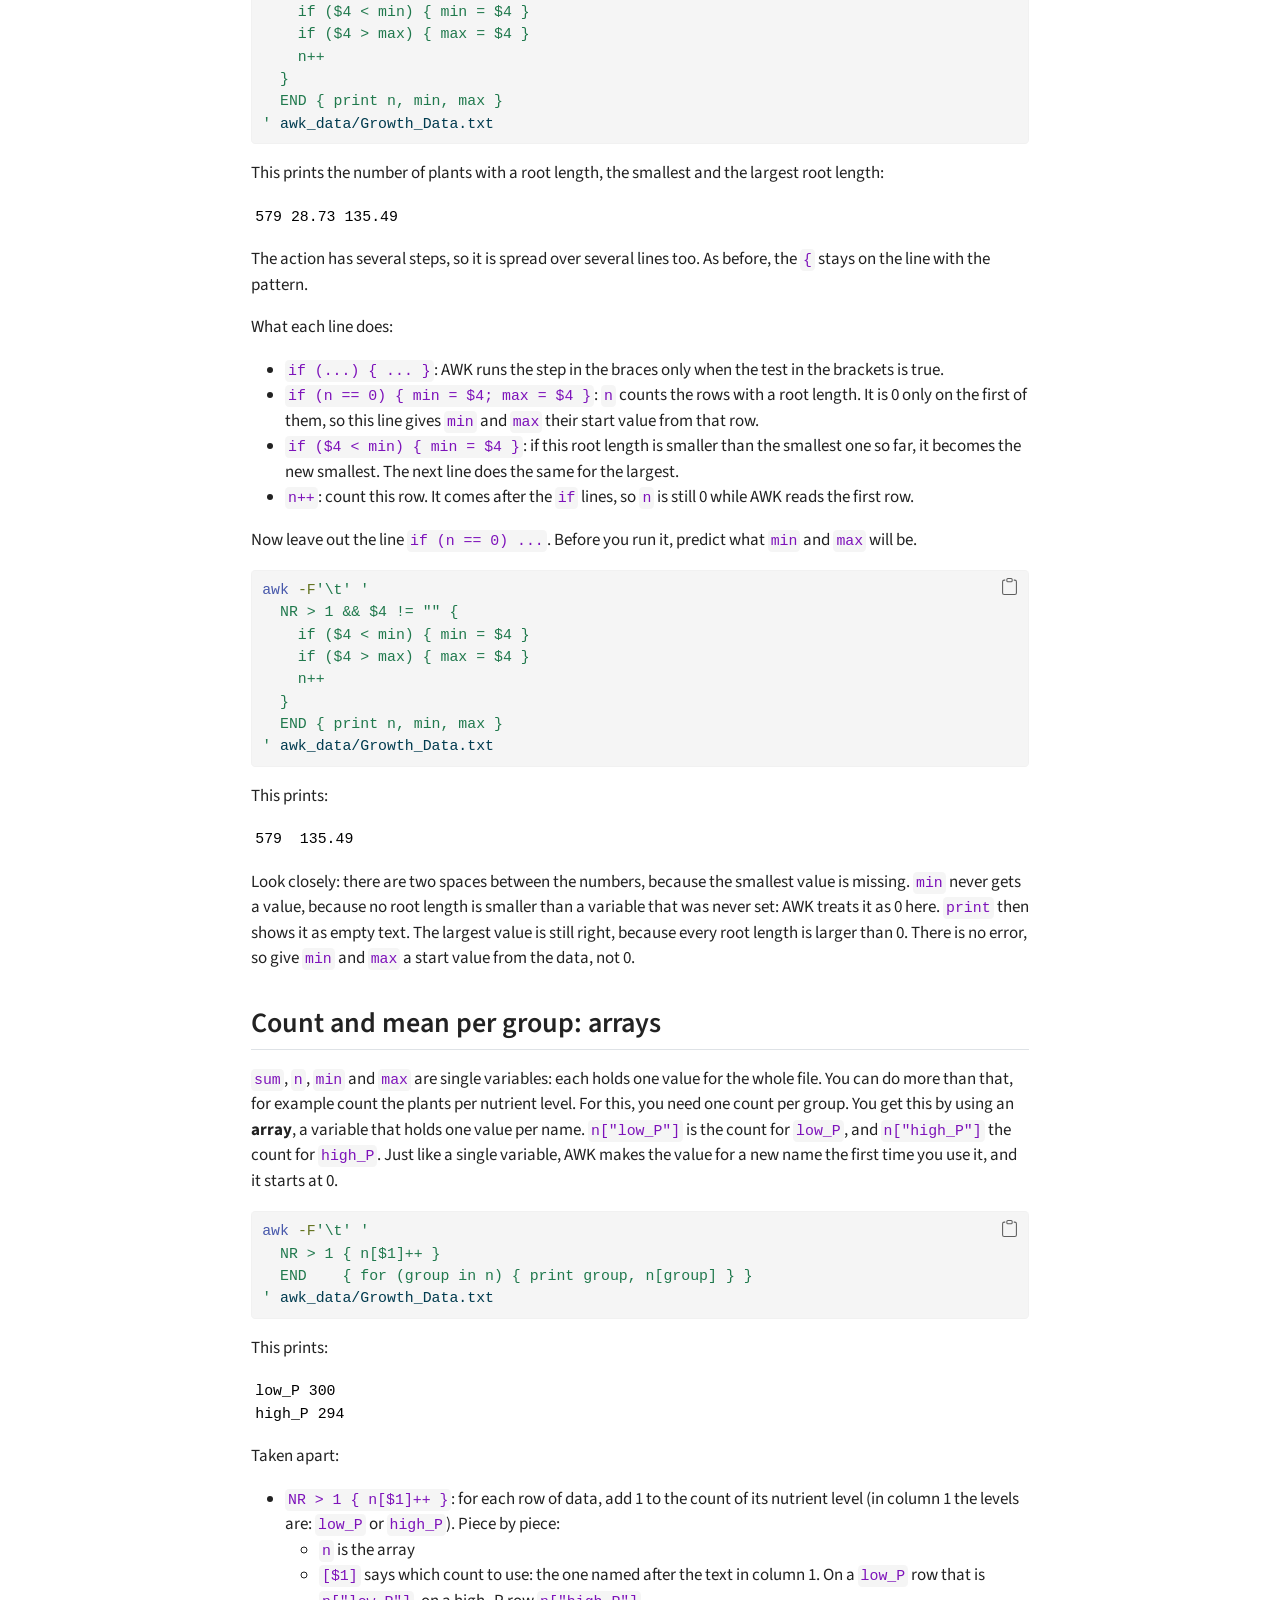
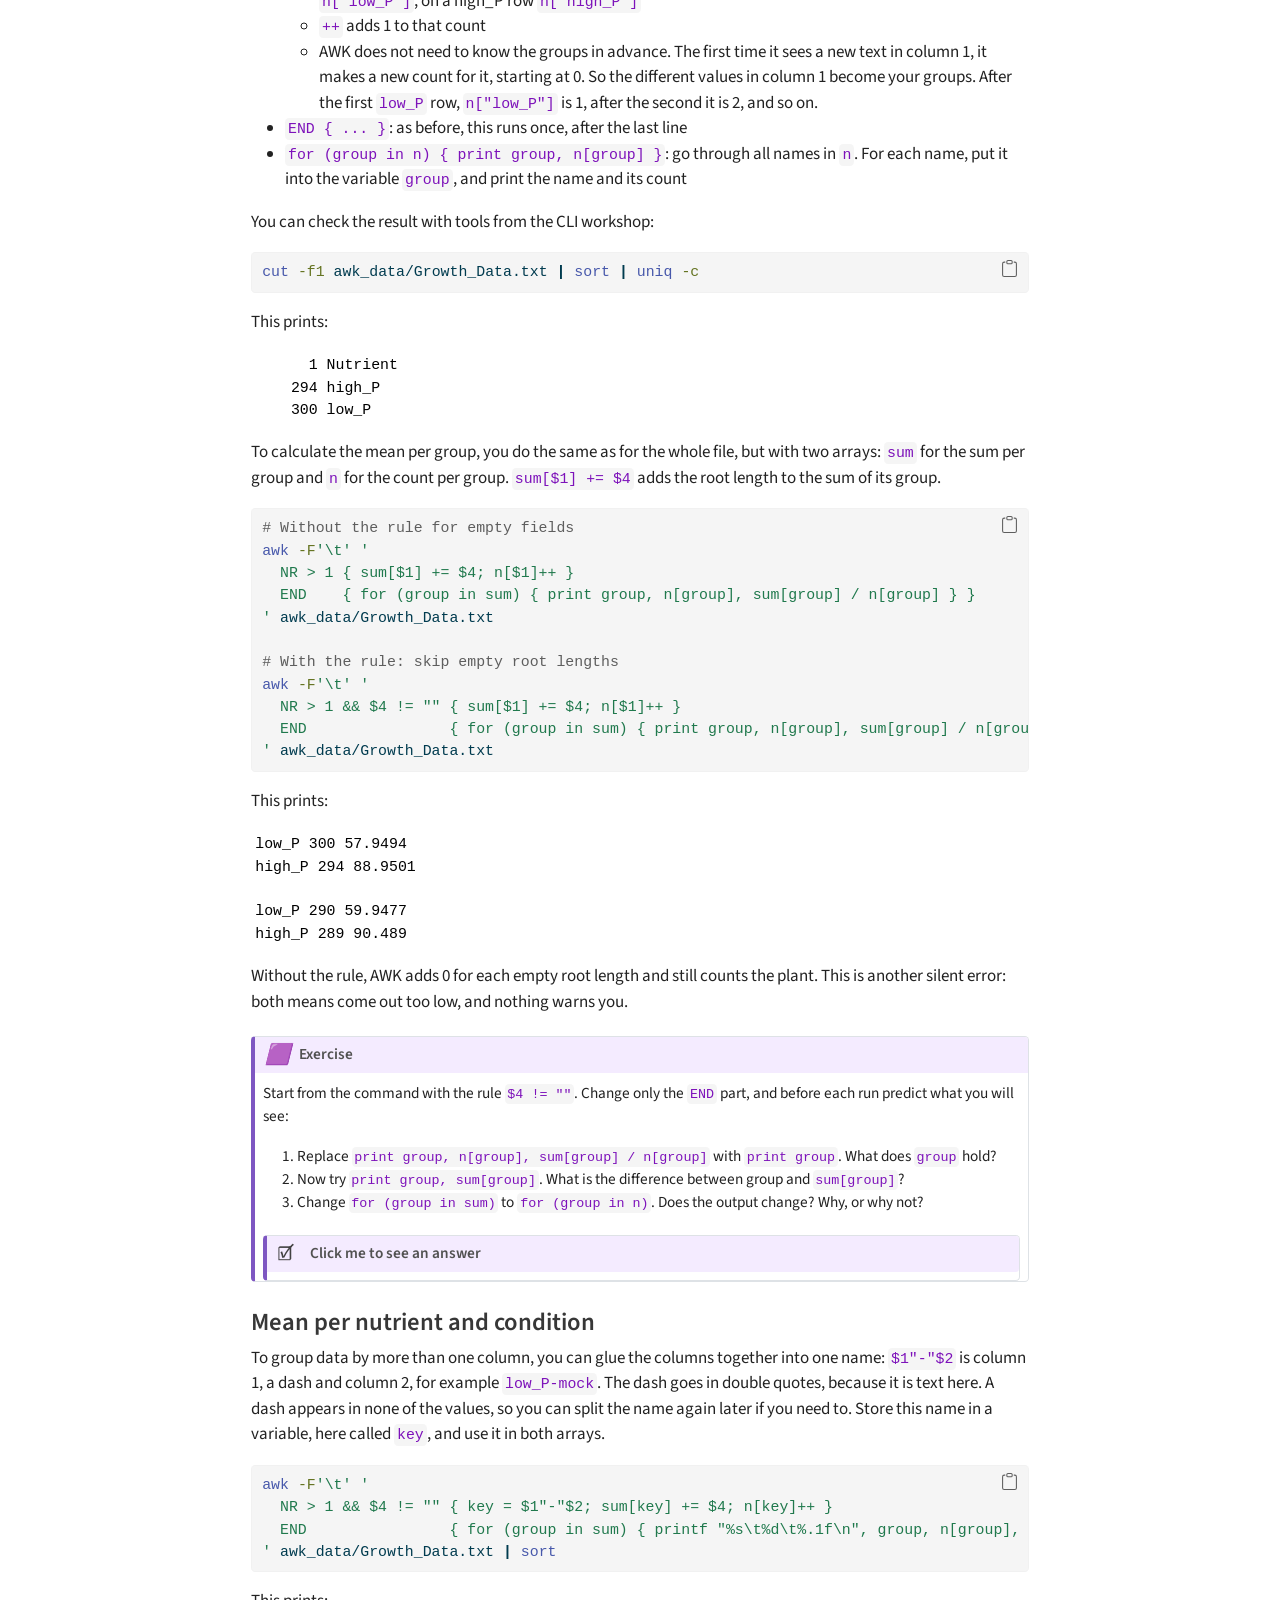
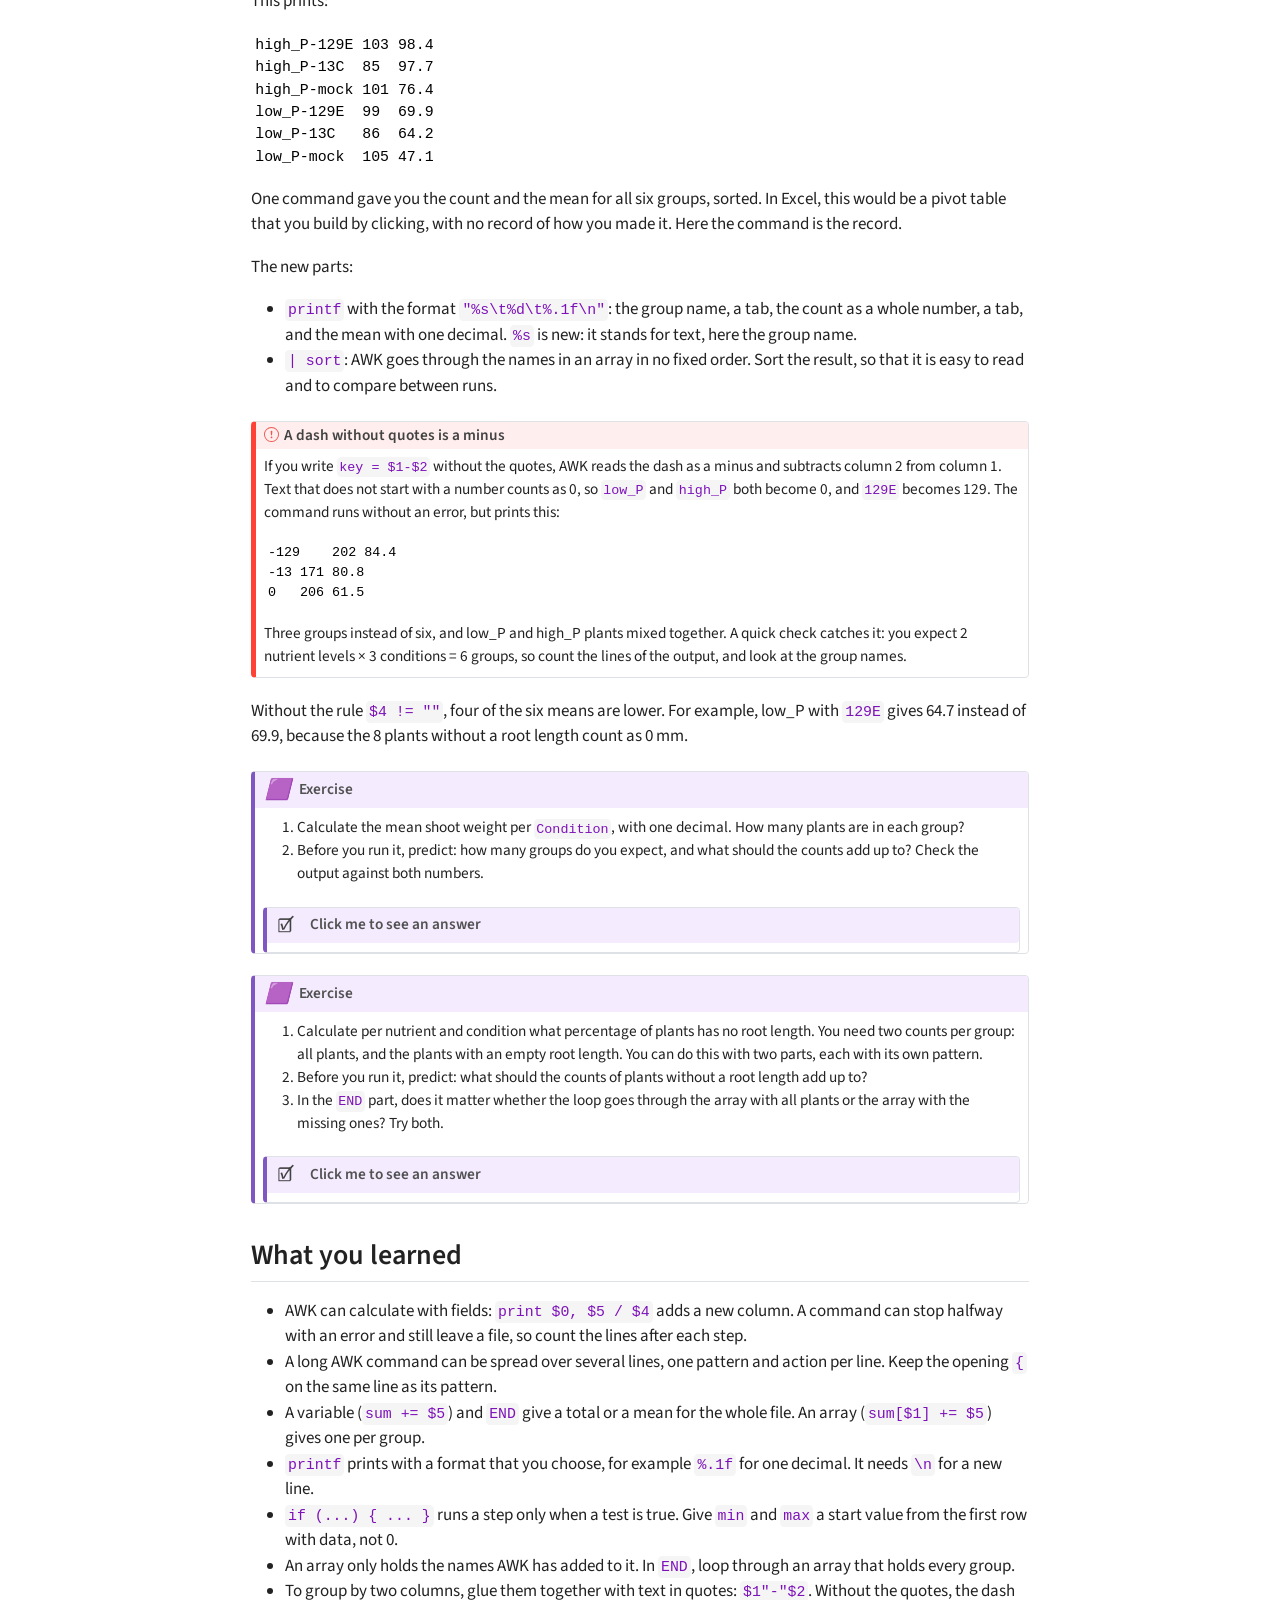
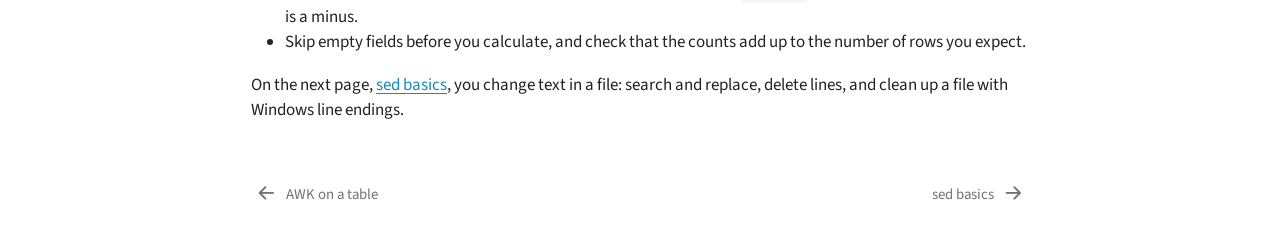
<file: docs/source/awk_calc.html>
<!DOCTYPE html>
<html xmlns="http://www.w3.org/1999/xhtml" lang="en" xml:lang="en"><head>

<meta charset="utf-8">
<meta name="generator" content="quarto-1.8.25">

<meta name="viewport" content="width=device-width, initial-scale=1.0, user-scalable=yes">


<title>Calculate with AWK – Working with tables using AWK and sed</title>
<style>
code{white-space: pre-wrap;}
span.smallcaps{font-variant: small-caps;}
div.columns{display: flex; gap: min(4vw, 1.5em);}
div.column{flex: auto; overflow-x: auto;}
div.hanging-indent{margin-left: 1.5em; text-indent: -1.5em;}
ul.task-list{list-style: none;}
ul.task-list li input[type="checkbox"] {
  width: 0.8em;
  margin: 0 0.8em 0.2em -1em; /* quarto-specific, see https://github.com/quarto-dev/quarto-cli/issues/4556 */ 
  vertical-align: middle;
}
/* CSS for syntax highlighting */
html { -webkit-text-size-adjust: 100%; }
pre > code.sourceCode { white-space: pre; position: relative; }
pre > code.sourceCode > span { display: inline-block; line-height: 1.25; }
pre > code.sourceCode > span:empty { height: 1.2em; }
.sourceCode { overflow: visible; }
code.sourceCode > span { color: inherit; text-decoration: inherit; }
div.sourceCode { margin: 1em 0; }
pre.sourceCode { margin: 0; }
@media screen {
div.sourceCode { overflow: auto; }
}
@media print {
pre > code.sourceCode { white-space: pre-wrap; }
pre > code.sourceCode > span { text-indent: -5em; padding-left: 5em; }
}
pre.numberSource code
  { counter-reset: source-line 0; }
pre.numberSource code > span
  { position: relative; left: -4em; counter-increment: source-line; }
pre.numberSource code > span > a:first-child::before
  { content: counter(source-line);
    position: relative; left: -1em; text-align: right; vertical-align: baseline;
    border: none; display: inline-block;
    -webkit-touch-callout: none; -webkit-user-select: none;
    -khtml-user-select: none; -moz-user-select: none;
    -ms-user-select: none; user-select: none;
    padding: 0 4px; width: 4em;
  }
pre.numberSource { margin-left: 3em;  padding-left: 4px; }
div.sourceCode
  {   }
@media screen {
pre > code.sourceCode > span > a:first-child::before { text-decoration: underline; }
}
</style>


<script src="../site_libs/quarto-nav/quarto-nav.js"></script>
<script src="../site_libs/quarto-nav/headroom.min.js"></script>
<script src="../site_libs/clipboard/clipboard.min.js"></script>
<script src="../site_libs/quarto-search/autocomplete.umd.js"></script>
<script src="../site_libs/quarto-search/fuse.min.js"></script>
<script src="../site_libs/quarto-search/quarto-search.js"></script>
<meta name="quarto:offset" content="../">
<link href="../source/sed_basics.html" rel="next">
<link href="../source/awk_table.html" rel="prev">
<script src="../site_libs/quarto-html/quarto.js" type="module"></script>
<script src="../site_libs/quarto-html/tabsets/tabsets.js" type="module"></script>
<script src="../site_libs/quarto-html/axe/axe-check.js" type="module"></script>
<script src="../site_libs/quarto-html/popper.min.js"></script>
<script src="../site_libs/quarto-html/tippy.umd.min.js"></script>
<script src="../site_libs/quarto-html/anchor.min.js"></script>
<link href="../site_libs/quarto-html/tippy.css" rel="stylesheet">
<link href="../site_libs/quarto-html/quarto-syntax-highlighting-7b89279ff1a6dce999919e0e67d4d9ec.css" rel="stylesheet" class="quarto-color-scheme" id="quarto-text-highlighting-styles">
<link href="../site_libs/quarto-html/quarto-syntax-highlighting-dark-707d8167ce6003fca903bfe2be84ab7f.css" rel="stylesheet" class="quarto-color-scheme quarto-color-alternate" id="quarto-text-highlighting-styles">
<link href="../site_libs/quarto-html/quarto-syntax-highlighting-7b89279ff1a6dce999919e0e67d4d9ec.css" rel="stylesheet" class="quarto-color-scheme-extra" id="quarto-text-highlighting-styles">
<script src="../site_libs/bootstrap/bootstrap.min.js"></script>
<link href="../site_libs/bootstrap/bootstrap-icons.css" rel="stylesheet">
<link href="../site_libs/bootstrap/bootstrap-07ba6b261650929f6c0e3bf61f8c80ad.min.css" rel="stylesheet" append-hash="true" class="quarto-color-scheme" id="quarto-bootstrap" data-mode="light">
<link href="../site_libs/bootstrap/bootstrap-dark-5290abd680639bf24a9d861acc7641a1.min.css" rel="stylesheet" append-hash="true" class="quarto-color-scheme quarto-color-alternate" id="quarto-bootstrap" data-mode="dark">
<link href="../site_libs/bootstrap/bootstrap-07ba6b261650929f6c0e3bf61f8c80ad.min.css" rel="stylesheet" append-hash="true" class="quarto-color-scheme-extra" id="quarto-bootstrap" data-mode="light">
<script id="quarto-search-options" type="application/json">{
  "location": "sidebar",
  "copy-button": false,
  "collapse-after": 3,
  "panel-placement": "start",
  "type": "textbox",
  "limit": 50,
  "keyboard-shortcut": [
    "f",
    "/",
    "s"
  ],
  "show-item-context": false,
  "language": {
    "search-no-results-text": "No results",
    "search-matching-documents-text": "matching documents",
    "search-copy-link-title": "Copy link to search",
    "search-hide-matches-text": "Hide additional matches",
    "search-more-match-text": "more match in this document",
    "search-more-matches-text": "more matches in this document",
    "search-clear-button-title": "Clear",
    "search-text-placeholder": "",
    "search-detached-cancel-button-title": "Cancel",
    "search-submit-button-title": "Submit",
    "search-label": "Search"
  }
}</script>


</head>

<body class="nav-sidebar docked quarto-light"><script id="quarto-html-before-body" type="application/javascript">
    const toggleBodyColorMode = (bsSheetEl) => {
      const mode = bsSheetEl.getAttribute("data-mode");
      const bodyEl = window.document.querySelector("body");
      if (mode === "dark") {
        bodyEl.classList.add("quarto-dark");
        bodyEl.classList.remove("quarto-light");
      } else {
        bodyEl.classList.add("quarto-light");
        bodyEl.classList.remove("quarto-dark");
      }
    }
    const toggleBodyColorPrimary = () => {
      const bsSheetEl = window.document.querySelector("link#quarto-bootstrap:not([rel=disabled-stylesheet])");
      if (bsSheetEl) {
        toggleBodyColorMode(bsSheetEl);
      }
    }
    const setColorSchemeToggle = (alternate) => {
      const toggles = window.document.querySelectorAll('.quarto-color-scheme-toggle');
      for (let i=0; i < toggles.length; i++) {
        const toggle = toggles[i];
        if (toggle) {
          if (alternate) {
            toggle.classList.add("alternate");
          } else {
            toggle.classList.remove("alternate");
          }
        }
      }
    };
    const toggleColorMode = (alternate) => {
      // Switch the stylesheets
      const primaryStylesheets = window.document.querySelectorAll('link.quarto-color-scheme:not(.quarto-color-alternate)');
      const alternateStylesheets = window.document.querySelectorAll('link.quarto-color-scheme.quarto-color-alternate');
      manageTransitions('#quarto-margin-sidebar .nav-link', false);
      if (alternate) {
        // note: dark is layered on light, we don't disable primary!
        enableStylesheet(alternateStylesheets);
        for (const sheetNode of alternateStylesheets) {
          if (sheetNode.id === "quarto-bootstrap") {
            toggleBodyColorMode(sheetNode);
          }
        }
      } else {
        disableStylesheet(alternateStylesheets);
        enableStylesheet(primaryStylesheets)
        toggleBodyColorPrimary();
      }
      manageTransitions('#quarto-margin-sidebar .nav-link', true);
      // Switch the toggles
      setColorSchemeToggle(alternate)
      // Hack to workaround the fact that safari doesn't
      // properly recolor the scrollbar when toggling (#1455)
      if (navigator.userAgent.indexOf('Safari') > 0 && navigator.userAgent.indexOf('Chrome') == -1) {
        manageTransitions("body", false);
        window.scrollTo(0, 1);
        setTimeout(() => {
          window.scrollTo(0, 0);
          manageTransitions("body", true);
        }, 40);
      }
    }
    const disableStylesheet = (stylesheets) => {
      for (let i=0; i < stylesheets.length; i++) {
        const stylesheet = stylesheets[i];
        stylesheet.rel = 'disabled-stylesheet';
      }
    }
    const enableStylesheet = (stylesheets) => {
      for (let i=0; i < stylesheets.length; i++) {
        const stylesheet = stylesheets[i];
        if(stylesheet.rel !== 'stylesheet') { // for Chrome, which will still FOUC without this check
          stylesheet.rel = 'stylesheet';
        }
      }
    }
    const manageTransitions = (selector, allowTransitions) => {
      const els = window.document.querySelectorAll(selector);
      for (let i=0; i < els.length; i++) {
        const el = els[i];
        if (allowTransitions) {
          el.classList.remove('notransition');
        } else {
          el.classList.add('notransition');
        }
      }
    }
    const isFileUrl = () => {
      return window.location.protocol === 'file:';
    }
    const hasAlternateSentinel = () => {
      let styleSentinel = getColorSchemeSentinel();
      if (styleSentinel !== null) {
        return styleSentinel === "alternate";
      } else {
        return false;
      }
    }
    const setStyleSentinel = (alternate) => {
      const value = alternate ? "alternate" : "default";
      if (!isFileUrl()) {
        window.localStorage.setItem("quarto-color-scheme", value);
      } else {
        localAlternateSentinel = value;
      }
    }
    const getColorSchemeSentinel = () => {
      if (!isFileUrl()) {
        const storageValue = window.localStorage.getItem("quarto-color-scheme");
        return storageValue != null ? storageValue : localAlternateSentinel;
      } else {
        return localAlternateSentinel;
      }
    }
    const toggleGiscusIfUsed = (isAlternate, darkModeDefault) => {
      const baseTheme = document.querySelector('#giscus-base-theme')?.value ?? 'light';
      const alternateTheme = document.querySelector('#giscus-alt-theme')?.value ?? 'dark';
      let newTheme = '';
      if(authorPrefersDark) {
        newTheme = isAlternate ? baseTheme : alternateTheme;
      } else {
        newTheme = isAlternate ? alternateTheme : baseTheme;
      }
      const changeGiscusTheme = () => {
        // From: https://github.com/giscus/giscus/issues/336
        const sendMessage = (message) => {
          const iframe = document.querySelector('iframe.giscus-frame');
          if (!iframe) return;
          iframe.contentWindow.postMessage({ giscus: message }, 'https://giscus.app');
        }
        sendMessage({
          setConfig: {
            theme: newTheme
          }
        });
      }
      const isGiscussLoaded = window.document.querySelector('iframe.giscus-frame') !== null;
      if (isGiscussLoaded) {
        changeGiscusTheme();
      }
    };
    const authorPrefersDark = false;
    const darkModeDefault = authorPrefersDark;
      document.querySelector('link#quarto-text-highlighting-styles.quarto-color-scheme-extra').rel = 'disabled-stylesheet';
      document.querySelector('link#quarto-bootstrap.quarto-color-scheme-extra').rel = 'disabled-stylesheet';
    let localAlternateSentinel = darkModeDefault ? 'alternate' : 'default';
    // Dark / light mode switch
    window.quartoToggleColorScheme = () => {
      // Read the current dark / light value
      let toAlternate = !hasAlternateSentinel();
      toggleColorMode(toAlternate);
      setStyleSentinel(toAlternate);
      toggleGiscusIfUsed(toAlternate, darkModeDefault);
      window.dispatchEvent(new Event('resize'));
    };
    // Switch to dark mode if need be
    if (hasAlternateSentinel()) {
      toggleColorMode(true);
    } else {
      toggleColorMode(false);
    }
  </script>

<div id="quarto-search-results"></div>
  <header id="quarto-header" class="headroom fixed-top">
  <nav class="quarto-secondary-nav">
    <div class="container-fluid d-flex">
      <button type="button" class="quarto-btn-toggle btn" data-bs-toggle="collapse" role="button" data-bs-target=".quarto-sidebar-collapse-item" aria-controls="quarto-sidebar" aria-expanded="false" aria-label="Toggle sidebar navigation" onclick="if (window.quartoToggleHeadroom) { window.quartoToggleHeadroom(); }">
        <i class="bi bi-layout-text-sidebar-reverse"></i>
      </button>
        <nav class="quarto-page-breadcrumbs" aria-label="breadcrumb"><ol class="breadcrumb"><li class="breadcrumb-item"><a href="../source/awk_calc.html">Calculate with AWK</a></li></ol></nav>
        <a class="flex-grow-1" role="navigation" data-bs-toggle="collapse" data-bs-target=".quarto-sidebar-collapse-item" aria-controls="quarto-sidebar" aria-expanded="false" aria-label="Toggle sidebar navigation" onclick="if (window.quartoToggleHeadroom) { window.quartoToggleHeadroom(); }">      
        </a>
      <button type="button" class="btn quarto-search-button" aria-label="Search" onclick="window.quartoOpenSearch();">
        <i class="bi bi-search"></i>
      </button>
    </div>
  </nav>
</header>
<!-- content -->
<div id="quarto-content" class="quarto-container page-columns page-rows-contents page-layout-article">
<!-- sidebar -->
  <nav id="quarto-sidebar" class="sidebar collapse collapse-horizontal quarto-sidebar-collapse-item sidebar-navigation docked overflow-auto">
    <div class="pt-lg-2 mt-2 text-left sidebar-header">
      <a href="../index.html" class="sidebar-logo-link">
      </a>
      <div class="sidebar-tools-main">
    <a href="https://github.com/ndombrowski/AWK_tutorial" title="" class="quarto-navigation-tool px-1" aria-label=""><i class="bi bi-github"></i></a>
  <a href="" class="quarto-color-scheme-toggle quarto-navigation-tool  px-1" onclick="window.quartoToggleColorScheme(); return false;" title="Toggle dark mode"><i class="bi"></i></a>
</div>
      </div>
        <div class="mt-2 flex-shrink-0 align-items-center">
        <div class="sidebar-search">
        <div id="quarto-search" class="" title="Search"></div>
        </div>
        </div>
    <div class="sidebar-menu-container"> 
    <ul class="list-unstyled mt-1">
        <li class="sidebar-item">
  <div class="sidebar-item-container"> 
  <a href="../index.html" class="sidebar-item-text sidebar-link">
 <span class="menu-text">Welcome</span></a>
  </div>
</li>
        <li class="sidebar-item">
  <div class="sidebar-item-container"> 
  <a href="../source/awk_table.html" class="sidebar-item-text sidebar-link">
 <span class="menu-text">AWK on a table</span></a>
  </div>
</li>
        <li class="sidebar-item">
  <div class="sidebar-item-container"> 
  <a href="../source/awk_calc.html" class="sidebar-item-text sidebar-link active">
 <span class="menu-text">Calculate with AWK</span></a>
  </div>
</li>
        <li class="sidebar-item">
  <div class="sidebar-item-container"> 
  <a href="../source/sed_basics.html" class="sidebar-item-text sidebar-link">
 <span class="menu-text">sed basics</span></a>
  </div>
</li>
        <li class="sidebar-item">
  <div class="sidebar-item-container"> 
  <a href="../source/awk_more.html" class="sidebar-item-text sidebar-link">
 <span class="menu-text">More useful AWK</span></a>
  </div>
</li>
        <li class="sidebar-item">
  <div class="sidebar-item-container"> 
  <a href="../source/awk_combine.html" class="sidebar-item-text sidebar-link">
 <span class="menu-text">Stack tables</span></a>
  </div>
</li>
        <li class="sidebar-item">
  <div class="sidebar-item-container"> 
  <a href="../source/awk_join.html" class="sidebar-item-text sidebar-link">
 <span class="menu-text">Join two tables</span></a>
  </div>
</li>
        <li class="sidebar-item">
  <div class="sidebar-item-container"> 
  <a href="../source/awk_fasta.html" class="sidebar-item-text sidebar-link">
 <span class="menu-text">AWK and sed on FASTA files</span></a>
  </div>
</li>
        <li class="sidebar-item">
  <div class="sidebar-item-container"> 
  <a href="../source/awk_fastq.html" class="sidebar-item-text sidebar-link">
 <span class="menu-text">AWK on FASTQ files</span></a>
  </div>
</li>
        <li class="sidebar-item">
  <div class="sidebar-item-container"> 
  <a href="../source/check_llm_code.html" class="sidebar-item-text sidebar-link">
 <span class="menu-text">Checking code from an LLM</span></a>
  </div>
</li>
        <li class="sidebar-item">
  <div class="sidebar-item-container"> 
  <a href="../source/cheat_sheet.html" class="sidebar-item-text sidebar-link">
 <span class="menu-text">Command overview</span></a>
  </div>
</li>
    </ul>
    </div>
</nav>
<div id="quarto-sidebar-glass" class="quarto-sidebar-collapse-item" data-bs-toggle="collapse" data-bs-target=".quarto-sidebar-collapse-item"></div>
<!-- margin-sidebar -->
    <div id="quarto-margin-sidebar" class="sidebar margin-sidebar">
        <nav id="TOC" role="doc-toc" class="toc-active">
    <h2 id="toc-title">On this page</h2>
   
  <ul>
  <li><a href="#add-a-column" id="toc-add-a-column" class="nav-link active" data-scroll-target="#add-a-column">Add a column</a></li>
  <li><a href="#sum-and-mean-of-a-column-variables-and-end" id="toc-sum-and-mean-of-a-column-variables-and-end" class="nav-link" data-scroll-target="#sum-and-mean-of-a-column-variables-and-end">Sum and mean of a column: variables and <code>END</code></a>
  <ul class="collapse">
  <li><a href="#calculating-a-sum" id="toc-calculating-a-sum" class="nav-link" data-scroll-target="#calculating-a-sum">Calculating a sum</a></li>
  <li><a href="#calculate-the-mean" id="toc-calculate-the-mean" class="nav-link" data-scroll-target="#calculate-the-mean">Calculate the mean</a></li>
  </ul></li>
  <li><a href="#round-the-results-printf" id="toc-round-the-results-printf" class="nav-link" data-scroll-target="#round-the-results-printf">Round the results: <code>printf</code></a></li>
  <li><a href="#smallest-and-largest-value" id="toc-smallest-and-largest-value" class="nav-link" data-scroll-target="#smallest-and-largest-value">Smallest and largest value</a></li>
  <li><a href="#count-and-mean-per-group-arrays" id="toc-count-and-mean-per-group-arrays" class="nav-link" data-scroll-target="#count-and-mean-per-group-arrays">Count and mean per group: arrays</a>
  <ul class="collapse">
  <li><a href="#mean-per-nutrient-and-condition" id="toc-mean-per-nutrient-and-condition" class="nav-link" data-scroll-target="#mean-per-nutrient-and-condition">Mean per nutrient and condition</a></li>
  </ul></li>
  <li><a href="#what-you-learned" id="toc-what-you-learned" class="nav-link" data-scroll-target="#what-you-learned">What you learned</a></li>
  </ul>
</nav>
    </div>
<!-- main -->
<main class="content" id="quarto-document-content">


<header id="title-block-header" class="quarto-title-block default">
<div class="quarto-title">
<h1 class="title">Calculate with AWK</h1>
</div>



<div class="quarto-title-meta">

    
  
    
  </div>
  


</header>


<p>On this page, you learn how to do math with AWK with the growth data: you add a new column, and you calculate sums, counts and means, first for the whole table and then per group. You use the same folder as on the <a href="../source/awk_table.html">last page</a>, with the data in <code>awk_data/</code>.</p>
<p>You will notice that the commands on this page are longer than the ones on the last page. You could do the same thing in R or Python, and you might wonder why even learn them in AWK? The reason is that in bioinformatics you often only need a quick look at your data before you decide to continue with your analysis: what is the total number of reads you work with, how many plants are in each group, and do the means look sensible? AWK gives you that answer in the terminal, without starting another program or loading the table first. And because AWK reads a file one line at a time, it also works on files that are too large to open comfortably in R or Excel. For statistics and plots, R or Python remain the better tools. AWK is for the quick check before, or for cleaning up a table before you load it there.</p>
<p>Calculations are where empty fields do the most damage, so keep the rule from <a href="../source/awk_table.html#working-with-missing-values-empty-fields">AWK on a table</a> in mind: skip empty fields with <code>$4 != ""</code> before you compare or calculate.</p>
<section id="add-a-column" class="level2">
<h2 class="anchored" data-anchor-id="add-a-column">Add a column</h2>
<p>AWK can calculate with fields. For example, the shoot weight per mm of root length is <code>$5 / $4</code>. To add it as a new column at the end of each line, print the whole line <code>$0</code> and then the result:</p>
<div class="cell">
<div class="code-copy-outer-scaffold"><div class="sourceCode cell-code" id="cb1"><pre class="sourceCode bash code-with-copy"><code class="sourceCode bash"><span id="cb1-1"><a href="#cb1-1" aria-hidden="true" tabindex="-1"></a><span class="fu">awk</span> <span class="at">-F</span><span class="st">'\t'</span> <span class="at">-v</span> OFS=<span class="st">'\t'</span> <span class="st">'NR &gt; 1 { print $0, $5 / $4 }'</span> awk_data/Growth_Data.txt <span class="op">&gt;</span> shoot_per_root.txt</span>
<span id="cb1-2"><a href="#cb1-2" aria-hidden="true" tabindex="-1"></a></span>
<span id="cb1-3"><a href="#cb1-3" aria-hidden="true" tabindex="-1"></a><span class="fu">wc</span> <span class="at">-l</span> shoot_per_root.txt</span></code></pre></div><button title="Copy to Clipboard" class="code-copy-button"><i class="bi"></i></button></div>
</div>
<p>This prints:</p>
<pre><code>awk: cmd. line:1: (FILENAME=awk_data/Growth_Data.txt FNR=123) fatal: division by zero attempted

121 shoot_per_root.txt</code></pre>
<p>This didn’t turn out as expected. If you look at the error message it tells you that AWK stopped at line 123: the first row with an empty root length. The error happens because an empty field is treated as a 0, and a division by 0 is not possible. You also see that the file <code>shoot_per_root.txt</code> was generated, but it has only 121 lines instead of 594. If you missed the error message and only looked at <code>head</code>, the file would look fine. This is why you want to make it a habit to count lines after each step.</p>
<p>To fix this, you need to skip rows with an empty root length or shoot weight, and also print a header for the new column. The command now has two parts, each with its own pattern and action.</p>
<p>A command with several parts gets long on one line. AWK lets you spread the part between the single quotes over several lines, so you can put each pattern and its action on a line of its own. The command does exactly the same, it is only easier to read. You can copy it into your terminal as it is: the terminal waits for the closing quote before it runs the command.</p>
<div class="cell">
<div class="code-copy-outer-scaffold"><div class="sourceCode cell-code" id="cb3"><pre class="sourceCode bash code-with-copy"><code class="sourceCode bash"><span id="cb3-1"><a href="#cb3-1" aria-hidden="true" tabindex="-1"></a><span class="co"># Part 1: on line 1, print the current header and add a name for the new column</span></span>
<span id="cb3-2"><a href="#cb3-2" aria-hidden="true" tabindex="-1"></a><span class="co"># Part 2: on the other lines with both values, print the line plus the result</span></span>
<span id="cb3-3"><a href="#cb3-3" aria-hidden="true" tabindex="-1"></a><span class="fu">awk</span> <span class="at">-F</span><span class="st">'\t'</span> <span class="at">-v</span> OFS=<span class="st">'\t'</span> <span class="st">'</span></span>
<span id="cb3-4"><a href="#cb3-4" aria-hidden="true" tabindex="-1"></a><span class="st">  NR == 1                          { print $0, "shoot_per_root" }</span></span>
<span id="cb3-5"><a href="#cb3-5" aria-hidden="true" tabindex="-1"></a><span class="st">  NR &gt; 1 &amp;&amp; $4 != "" &amp;&amp; $5 != ""   { print $0, $5 / $4 }</span></span>
<span id="cb3-6"><a href="#cb3-6" aria-hidden="true" tabindex="-1"></a><span class="st">'</span> awk_data/Growth_Data.txt <span class="op">&gt;</span> shoot_per_root.txt</span>
<span id="cb3-7"><a href="#cb3-7" aria-hidden="true" tabindex="-1"></a></span>
<span id="cb3-8"><a href="#cb3-8" aria-hidden="true" tabindex="-1"></a><span class="co"># Check the result</span></span>
<span id="cb3-9"><a href="#cb3-9" aria-hidden="true" tabindex="-1"></a><span class="fu">head</span> <span class="at">-3</span> shoot_per_root.txt</span>
<span id="cb3-10"><a href="#cb3-10" aria-hidden="true" tabindex="-1"></a><span class="fu">wc</span> <span class="at">-l</span> shoot_per_root.txt</span></code></pre></div><button title="Copy to Clipboard" class="code-copy-button"><i class="bi"></i></button></div>
</div>
<p>This prints:</p>
<pre><code>Nutrient    Condition   Experiment  Rootlength  FW_shoot_mg shoot_per_root
low_P   mock    ex61    40.4    6.6 0.163366
low_P   mock    ex61    38  6.8 0.178947

572 shoot_per_root.txt</code></pre>
<p>Your file now has 572 lines: the header plus 571 plants. You want to make it a habit to check whether this adds up: 594 plants, minus 15 without a root length, minus 8 without a shoot weight, is 571. No plant misses both values, so no row is subtracted twice.</p>
<div class="callout callout-style-default callout-important callout-titled" title="Keep the opening brace on the same line as its pattern">
<div class="callout-header d-flex align-content-center">
<div class="callout-icon-container">
<i class="callout-icon"></i>
</div>
<div class="callout-title-container flex-fill">
<span class="screen-reader-only">Important</span>Keep the opening brace on the same line as its pattern
</div>
</div>
<div class="callout-body-container callout-body">
<p>When you spread a command over several lines, the opening <code>{</code> of an action must stay on the same line as its pattern. If you move the <code>{</code> to the next line, AWK reads the pattern on its own (which prints every matching line) and the action on its own (which runs on every line). You get no error, only a different result.</p>
<p>The same rule holds for <code>END</code>, which you meet in the next section. If its <code>{</code> is on the next line, you do get an error:</p>
<pre><code>awk: cmd. line:3: END blocks must have an action part</code></pre>
<p>Here “action part” means the { … } after END. Move the <code>{</code> back up to the line with END.</p>
</div>
</div>
</section>
<section id="sum-and-mean-of-a-column-variables-and-end" class="level2">
<h2 class="anchored" data-anchor-id="sum-and-mean-of-a-column-variables-and-end">Sum and mean of a column: variables and <code>END</code></h2>
<section id="calculating-a-sum" class="level3">
<h3 class="anchored" data-anchor-id="calculating-a-sum">Calculating a sum</h3>
<p>First, you will learn how to calculate a single number: the total shoot weight of all plants. For this, AWK needs a variable, a name that holds a value. You do not need to create it first: AWK makes the variable the first time you use it, and it starts at 0.</p>
<div class="cell">
<div class="code-copy-outer-scaffold"><div class="sourceCode cell-code" id="cb6"><pre class="sourceCode bash code-with-copy"><code class="sourceCode bash"><span id="cb6-1"><a href="#cb6-1" aria-hidden="true" tabindex="-1"></a><span class="fu">awk</span> <span class="at">-F</span><span class="st">'\t'</span> <span class="st">'NR &gt; 1 &amp;&amp; $5 != "" { sum += $5 } END { print sum }'</span> awk_data/Growth_Data.txt</span></code></pre></div><button title="Copy to Clipboard" class="code-copy-button"><i class="bi"></i></button></div>
</div>
<p>This prints:</p>
<pre><code>9715.23</code></pre>
<p>Taken apart:</p>
<ul>
<li><code>sum += $5</code>: add the shoot weight of this line to the variable <code>sum</code>. <code>+=</code> means “add to the value that is already in <code>sum</code>”.</li>
<li><code>END { print sum }</code>: <code>END</code> is a special pattern. Its action runs once, after AWK has read the last line. By then, <code>sum</code> holds the total.</li>
</ul>
<p>You use <code>END</code> when you want one answer about the whole file, such as a total, a count or a mean. AWK only knows that answer after it has read every line. When you want a result for each line, such as the filtered rows or the new column above, you don’t need <code>END</code>.</p>
<p>The name <code>sum</code> is your own choice. You could call it <code>total</code> or <code>weight</code> instead, and get the same result. Names such as <code>NR</code>, <code>NF</code> and <code>END</code> are different: they belong to AWK and have a fixed meaning.</p>
</section>
<section id="calculate-the-mean" class="level3">
<h3 class="anchored" data-anchor-id="calculate-the-mean">Calculate the mean</h3>
<p>To calculate the mean, you need a second variable that counts the number of plants measured. Here it is called <code>n</code> (short for “number of plants”), and <code>n++</code> adds 1 to it each time the action runs, so once for each line that matches the pattern (here <code>n++</code> does the same as if you would write <code>n += 1</code>). The <code>;</code> separates two steps inside one action:</p>
<div class="cell">
<div class="code-copy-outer-scaffold"><div class="sourceCode cell-code" id="cb8"><pre class="sourceCode bash code-with-copy"><code class="sourceCode bash"><span id="cb8-1"><a href="#cb8-1" aria-hidden="true" tabindex="-1"></a><span class="fu">awk</span> <span class="at">-F</span><span class="st">'\t'</span> <span class="st">'</span></span>
<span id="cb8-2"><a href="#cb8-2" aria-hidden="true" tabindex="-1"></a><span class="st">  NR &gt; 1 &amp;&amp; $5 != "" { sum += $5; n++ }</span></span>
<span id="cb8-3"><a href="#cb8-3" aria-hidden="true" tabindex="-1"></a><span class="st">  END                { print n, sum, sum / n }</span></span>
<span id="cb8-4"><a href="#cb8-4" aria-hidden="true" tabindex="-1"></a><span class="st">'</span> awk_data/Growth_Data.txt</span></code></pre></div><button title="Copy to Clipboard" class="code-copy-button"><i class="bi"></i></button></div>
</div>
<p>This prints the number of plants, the total and the mean:</p>
<pre><code>586 9715.23 16.5789</code></pre>
<p>When you run such calculations, you want to check if 586 adds up: 594 plants, minus the 8 without a shoot weight, is 586, so everything checks out.</p>
<p>Now leave out the check for empty fields, and then also <code>NR &gt; 1</code> to see how slight differences in the code can make a difference:</p>
<div class="cell">
<div class="code-copy-outer-scaffold"><div class="sourceCode cell-code" id="cb10"><pre class="sourceCode bash code-with-copy"><code class="sourceCode bash"><span id="cb10-1"><a href="#cb10-1" aria-hidden="true" tabindex="-1"></a><span class="co"># Without $5 != ""</span></span>
<span id="cb10-2"><a href="#cb10-2" aria-hidden="true" tabindex="-1"></a><span class="fu">awk</span> <span class="at">-F</span><span class="st">'\t'</span> <span class="st">'</span></span>
<span id="cb10-3"><a href="#cb10-3" aria-hidden="true" tabindex="-1"></a><span class="st">  NR &gt; 1 { sum += $5; n++ }</span></span>
<span id="cb10-4"><a href="#cb10-4" aria-hidden="true" tabindex="-1"></a><span class="st">  END    { print n, sum, sum / n }</span></span>
<span id="cb10-5"><a href="#cb10-5" aria-hidden="true" tabindex="-1"></a><span class="st">'</span> awk_data/Growth_Data.txt</span>
<span id="cb10-6"><a href="#cb10-6" aria-hidden="true" tabindex="-1"></a></span>
<span id="cb10-7"><a href="#cb10-7" aria-hidden="true" tabindex="-1"></a><span class="co"># Also without NR &gt; 1</span></span>
<span id="cb10-8"><a href="#cb10-8" aria-hidden="true" tabindex="-1"></a><span class="fu">awk</span> <span class="at">-F</span><span class="st">'\t'</span> <span class="st">'</span></span>
<span id="cb10-9"><a href="#cb10-9" aria-hidden="true" tabindex="-1"></a><span class="st">  { sum += $5; n++ }</span></span>
<span id="cb10-10"><a href="#cb10-10" aria-hidden="true" tabindex="-1"></a><span class="st">  END { print n, sum, sum / n }</span></span>
<span id="cb10-11"><a href="#cb10-11" aria-hidden="true" tabindex="-1"></a><span class="st">'</span> awk_data/Growth_Data.txt</span></code></pre></div><button title="Copy to Clipboard" class="code-copy-button"><i class="bi"></i></button></div>
</div>
<p>This prints:</p>
<pre><code>594 9715.23 16.3556

595 9715.23 16.3281</code></pre>
<p>The total is the same all three times. AWK adds an empty field as 0, and the header text <code>FW_shoot_mg</code> as 0 too, so the sum does not change. But <code>n</code> still counts these lines and because of that the mean drops. This means that a mean that looks right does not mean that it is actually right. This is a good example to carefully think about what your code is doing since the code runs without any error but the output is still incorrect. In this case the difference is small, but depending on your data, such silent errors can have a large effect.</p>
</section>
</section>
<section id="round-the-results-printf" class="level2">
<h2 class="anchored" data-anchor-id="round-the-results-printf">Round the results: <code>printf</code></h2>
<p>The means above have more decimals than the measurements. To round them, use <code>printf</code> instead of <code>print</code>. With <code>printf</code>, you write the line you want to print as a template in double quotes, with placeholders where the numbers go. After the template, you list the values, separated by commas:</p>
<div class="cell">
<div class="code-copy-outer-scaffold"><div class="sourceCode cell-code" id="cb12"><pre class="sourceCode bash code-with-copy"><code class="sourceCode bash"><span id="cb12-1"><a href="#cb12-1" aria-hidden="true" tabindex="-1"></a><span class="fu">awk</span> <span class="at">-F</span><span class="st">'\t'</span> <span class="st">'</span></span>
<span id="cb12-2"><a href="#cb12-2" aria-hidden="true" tabindex="-1"></a><span class="st">  NR &gt; 1 &amp;&amp; $5 != "" { sum += $5; n++ }</span></span>
<span id="cb12-3"><a href="#cb12-3" aria-hidden="true" tabindex="-1"></a><span class="st">  END                { printf "n: %d\tmean: %.1f\n", n, sum / n }</span></span>
<span id="cb12-4"><a href="#cb12-4" aria-hidden="true" tabindex="-1"></a><span class="st">'</span> awk_data/Growth_Data.txt</span></code></pre></div><button title="Copy to Clipboard" class="code-copy-button"><i class="bi"></i></button></div>
</div>
<p>This prints:</p>
<pre><code>n: 586  mean: 16.6</code></pre>
<p>Taken apart: <code>printf "n: %d\tmean: %.1f\n", n, sum / n</code></p>
<ul>
<li><code>"n: %d\tmean: %.1f\n"</code> is the template. Everything in it is printed as it is, except the placeholders and the two special characters:
<ul>
<li><code>%d</code> is a placeholder for a whole number.</li>
<li><code>%.1f</code> is a placeholder for a number with one decimal. The number after the dot sets the decimals: <code>%.2f</code> gives two, <code>%.0f</code> none.</li>
<li><code>\t</code> is a tab, and <code>\n</code> a new line.</li>
</ul></li>
<li><code>n</code>, <code>sum / n</code> are the values. The first value fills the first placeholder, the second value the second. So <code>n</code> goes into <code>%d</code>, and <code>sum / n</code> into <code>%.1f</code>.</li>
</ul>
<p>Unlike <code>print</code>, <code>printf</code> does not start a new line by itself, and it ignores <code>OFS</code>. Leave out the <code>\n</code>, and the prompt of your terminal ends up on the same line as the result. The tab between the values is there only because <code>\t</code> is in the format.</p>
<p><strong>Placeholders and values must match</strong>. AWK fills the placeholders in order and does not check what you meant. If you swap the values, you get <code>n: 16   mean: 586.0</code> and no error. <code>%d</code> also cuts off the decimals instead of rounding: 16.58 becomes 16. Use <code>%.0f</code> to round to a whole number.</p>
</section>
<section id="smallest-and-largest-value" class="level2">
<h2 class="anchored" data-anchor-id="smallest-and-largest-value">Smallest and largest value</h2>
<p>Before you calculate with a column, it helps to know its smallest and largest value. A typo such as <code>404</code> instead of <code>40.4</code> shows up at once as the largest value, while a mean would hide it.</p>
<div class="cell">
<div class="code-copy-outer-scaffold"><div class="sourceCode cell-code" id="cb14"><pre class="sourceCode bash code-with-copy"><code class="sourceCode bash"><span id="cb14-1"><a href="#cb14-1" aria-hidden="true" tabindex="-1"></a><span class="fu">awk</span> <span class="at">-F</span><span class="st">'\t'</span> <span class="st">'</span></span>
<span id="cb14-2"><a href="#cb14-2" aria-hidden="true" tabindex="-1"></a><span class="st">  NR &gt; 1 &amp;&amp; $4 != "" {</span></span>
<span id="cb14-3"><a href="#cb14-3" aria-hidden="true" tabindex="-1"></a><span class="st">    if (n == 0)   { min = $4; max = $4 }</span></span>
<span id="cb14-4"><a href="#cb14-4" aria-hidden="true" tabindex="-1"></a><span class="st">    if ($4 &lt; min) { min = $4 }</span></span>
<span id="cb14-5"><a href="#cb14-5" aria-hidden="true" tabindex="-1"></a><span class="st">    if ($4 &gt; max) { max = $4 }</span></span>
<span id="cb14-6"><a href="#cb14-6" aria-hidden="true" tabindex="-1"></a><span class="st">    n++</span></span>
<span id="cb14-7"><a href="#cb14-7" aria-hidden="true" tabindex="-1"></a><span class="st">  }</span></span>
<span id="cb14-8"><a href="#cb14-8" aria-hidden="true" tabindex="-1"></a><span class="st">  END { print n, min, max }</span></span>
<span id="cb14-9"><a href="#cb14-9" aria-hidden="true" tabindex="-1"></a><span class="st">'</span> awk_data/Growth_Data.txt</span></code></pre></div><button title="Copy to Clipboard" class="code-copy-button"><i class="bi"></i></button></div>
</div>
<p>This prints the number of plants with a root length, the smallest and the largest root length:</p>
<pre><code>579 28.73 135.49</code></pre>
<p>The action has several steps, so it is spread over several lines too. As before, the <code>{</code> stays on the line with the pattern.</p>
<p>What each line does:</p>
<ul>
<li><code>if (...) { ... }</code>: AWK runs the step in the braces only when the test in the brackets is true.</li>
<li><code>if (n == 0) { min = $4; max = $4 }</code>: <code>n</code> counts the rows with a root length. It is 0 only on the first of them, so this line gives <code>min</code> and <code>max</code> their start value from that row.</li>
<li><code>if ($4 &lt; min) { min = $4 }</code>: if this root length is smaller than the smallest one so far, it becomes the new smallest. The next line does the same for the largest.</li>
<li><code>n++</code>: count this row. It comes after the <code>if</code> lines, so <code>n</code> is still 0 while AWK reads the first row.</li>
</ul>
<p>Now leave out the line <code>if (n == 0) ...</code>. Before you run it, predict what <code>min</code> and <code>max</code> will be.</p>
<div class="cell">
<div class="code-copy-outer-scaffold"><div class="sourceCode cell-code" id="cb16"><pre class="sourceCode bash code-with-copy"><code class="sourceCode bash"><span id="cb16-1"><a href="#cb16-1" aria-hidden="true" tabindex="-1"></a><span class="fu">awk</span> <span class="at">-F</span><span class="st">'\t'</span> <span class="st">'</span></span>
<span id="cb16-2"><a href="#cb16-2" aria-hidden="true" tabindex="-1"></a><span class="st">  NR &gt; 1 &amp;&amp; $4 != "" {</span></span>
<span id="cb16-3"><a href="#cb16-3" aria-hidden="true" tabindex="-1"></a><span class="st">    if ($4 &lt; min) { min = $4 }</span></span>
<span id="cb16-4"><a href="#cb16-4" aria-hidden="true" tabindex="-1"></a><span class="st">    if ($4 &gt; max) { max = $4 }</span></span>
<span id="cb16-5"><a href="#cb16-5" aria-hidden="true" tabindex="-1"></a><span class="st">    n++</span></span>
<span id="cb16-6"><a href="#cb16-6" aria-hidden="true" tabindex="-1"></a><span class="st">  }</span></span>
<span id="cb16-7"><a href="#cb16-7" aria-hidden="true" tabindex="-1"></a><span class="st">  END { print n, min, max }</span></span>
<span id="cb16-8"><a href="#cb16-8" aria-hidden="true" tabindex="-1"></a><span class="st">'</span> awk_data/Growth_Data.txt</span></code></pre></div><button title="Copy to Clipboard" class="code-copy-button"><i class="bi"></i></button></div>
</div>
<p>This prints:</p>
<pre><code>579  135.49</code></pre>
<p>Look closely: there are two spaces between the numbers, because the smallest value is missing. <code>min</code> never gets a value, because no root length is smaller than a variable that was never set: AWK treats it as 0 here. <code>print</code> then shows it as empty text. The largest value is still right, because every root length is larger than 0. There is no error, so give <code>min</code> and <code>max</code> a start value from the data, not 0.</p>
</section>
<section id="count-and-mean-per-group-arrays" class="level2">
<h2 class="anchored" data-anchor-id="count-and-mean-per-group-arrays">Count and mean per group: arrays</h2>
<p><code>sum</code>, <code>n</code>, <code>min</code> and <code>max</code> are single variables: each holds one value for the whole file. You can do more than that, for example count the plants per nutrient level. For this, you need one count per group. You get this by using an <strong>array</strong>, a variable that holds one value per name. <code>n["low_P"]</code> is the count for <code>low_P</code>, and <code>n["high_P"]</code> the count for <code>high_P</code>. Just like a single variable, AWK makes the value for a new name the first time you use it, and it starts at 0.</p>
<div class="cell">
<div class="code-copy-outer-scaffold"><div class="sourceCode cell-code" id="cb18"><pre class="sourceCode bash code-with-copy"><code class="sourceCode bash"><span id="cb18-1"><a href="#cb18-1" aria-hidden="true" tabindex="-1"></a><span class="fu">awk</span> <span class="at">-F</span><span class="st">'\t'</span> <span class="st">'</span></span>
<span id="cb18-2"><a href="#cb18-2" aria-hidden="true" tabindex="-1"></a><span class="st">  NR &gt; 1 { n[$1]++ }</span></span>
<span id="cb18-3"><a href="#cb18-3" aria-hidden="true" tabindex="-1"></a><span class="st">  END    { for (group in n) { print group, n[group] } }</span></span>
<span id="cb18-4"><a href="#cb18-4" aria-hidden="true" tabindex="-1"></a><span class="st">'</span> awk_data/Growth_Data.txt</span></code></pre></div><button title="Copy to Clipboard" class="code-copy-button"><i class="bi"></i></button></div>
</div>
<p>This prints:</p>
<pre><code>low_P 300
high_P 294</code></pre>
<p>Taken apart:</p>
<ul>
<li><code>NR &gt; 1 { n[$1]++ }</code>: for each row of data, add 1 to the count of its nutrient level (in column 1 the levels are: <code>low_P</code> or <code>high_P</code>). Piece by piece:
<ul>
<li><code>n</code> is the array</li>
<li><code>[$1]</code> says which count to use: the one named after the text in column 1. On a <code>low_P</code> row that is <code>n["low_P"]</code>, on a high_P row <code>n["high_P"]</code></li>
<li><code>++</code> adds 1 to that count</li>
<li>AWK does not need to know the groups in advance. The first time it sees a new text in column 1, it makes a new count for it, starting at 0. So the different values in column 1 become your groups. After the first <code>low_P</code> row, <code>n["low_P"]</code> is 1, after the second it is 2, and so on.</li>
</ul></li>
<li><code>END { ... }</code>: as before, this runs once, after the last line</li>
<li><code>for (group in n) { print group, n[group] }</code>: go through all names in <code>n</code>. For each name, put it into the variable <code>group</code>, and print the name and its count</li>
</ul>
<p>You can check the result with tools from the CLI workshop:</p>
<div class="cell">
<div class="code-copy-outer-scaffold"><div class="sourceCode cell-code" id="cb20"><pre class="sourceCode bash code-with-copy"><code class="sourceCode bash"><span id="cb20-1"><a href="#cb20-1" aria-hidden="true" tabindex="-1"></a><span class="fu">cut</span> <span class="at">-f1</span> awk_data/Growth_Data.txt <span class="kw">|</span> <span class="fu">sort</span> <span class="kw">|</span> <span class="fu">uniq</span> <span class="at">-c</span></span></code></pre></div><button title="Copy to Clipboard" class="code-copy-button"><i class="bi"></i></button></div>
</div>
<p>This prints:</p>
<pre><code>      1 Nutrient
    294 high_P
    300 low_P</code></pre>
<p>To calculate the mean per group, you do the same as for the whole file, but with two arrays: <code>sum</code> for the sum per group and <code>n</code> for the count per group. <code>sum[$1] += $4</code> adds the root length to the sum of its group.</p>
<div class="cell">
<div class="code-copy-outer-scaffold"><div class="sourceCode cell-code" id="cb22"><pre class="sourceCode bash code-with-copy"><code class="sourceCode bash"><span id="cb22-1"><a href="#cb22-1" aria-hidden="true" tabindex="-1"></a><span class="co"># Without the rule for empty fields</span></span>
<span id="cb22-2"><a href="#cb22-2" aria-hidden="true" tabindex="-1"></a><span class="fu">awk</span> <span class="at">-F</span><span class="st">'\t'</span> <span class="st">'</span></span>
<span id="cb22-3"><a href="#cb22-3" aria-hidden="true" tabindex="-1"></a><span class="st">  NR &gt; 1 { sum[$1] += $4; n[$1]++ }</span></span>
<span id="cb22-4"><a href="#cb22-4" aria-hidden="true" tabindex="-1"></a><span class="st">  END    { for (group in sum) { print group, n[group], sum[group] / n[group] } }</span></span>
<span id="cb22-5"><a href="#cb22-5" aria-hidden="true" tabindex="-1"></a><span class="st">'</span> awk_data/Growth_Data.txt</span>
<span id="cb22-6"><a href="#cb22-6" aria-hidden="true" tabindex="-1"></a></span>
<span id="cb22-7"><a href="#cb22-7" aria-hidden="true" tabindex="-1"></a><span class="co"># With the rule: skip empty root lengths</span></span>
<span id="cb22-8"><a href="#cb22-8" aria-hidden="true" tabindex="-1"></a><span class="fu">awk</span> <span class="at">-F</span><span class="st">'\t'</span> <span class="st">'</span></span>
<span id="cb22-9"><a href="#cb22-9" aria-hidden="true" tabindex="-1"></a><span class="st">  NR &gt; 1 &amp;&amp; $4 != "" { sum[$1] += $4; n[$1]++ }</span></span>
<span id="cb22-10"><a href="#cb22-10" aria-hidden="true" tabindex="-1"></a><span class="st">  END                { for (group in sum) { print group, n[group], sum[group] / n[group] } }</span></span>
<span id="cb22-11"><a href="#cb22-11" aria-hidden="true" tabindex="-1"></a><span class="st">'</span> awk_data/Growth_Data.txt</span></code></pre></div><button title="Copy to Clipboard" class="code-copy-button"><i class="bi"></i></button></div>
</div>
<p>This prints:</p>
<pre><code>low_P 300 57.9494
high_P 294 88.9501

low_P 290 59.9477
high_P 289 90.489</code></pre>
<p>Without the rule, AWK adds 0 for each empty root length and still counts the plant. This is another silent error: both means come out too low, and nothing warns you.</p>
<div class="callout callout-style-default callout-question callout-titled" title="Exercise">
<div class="callout-header d-flex align-content-center" data-bs-toggle="collapse" data-bs-target=".callout-3-contents" aria-controls="callout-3" aria-expanded="true" aria-label="Toggle callout">
<div class="callout-icon-container">
<i class="callout-icon"></i>
</div>
<div class="callout-title-container flex-fill">
<span class="screen-reader-only">Question</span>Exercise
</div>
<div class="callout-btn-toggle d-inline-block border-0 py-1 ps-1 pe-0 float-end"><i class="callout-toggle"></i></div>
</div>
<div id="callout-3" class="callout-3-contents callout-collapse collapse show">
<div class="callout-body-container callout-body">
<p>Start from the command with the rule <code>$4 != ""</code>. Change only the <code>END</code> part, and before each run predict what you will see:</p>
<ol type="1">
<li>Replace <code>print group, n[group], sum[group] / n[group]</code> with <code>print group</code>. What does <code>group</code> hold?</li>
<li>Now try <code>print group, sum[group]</code>. What is the difference between group and <code>sum[group]</code>?</li>
<li>Change <code>for (group in sum)</code> to <code>for (group in n)</code>. Does the output change? Why, or why not?</li>
</ol>
<div class="callout callout-style-default callout-answer callout-titled" title="Click me to see an answer">
<div class="callout-header d-flex align-content-center collapsed" data-bs-toggle="collapse" data-bs-target=".callout-2-contents" aria-controls="callout-2" aria-expanded="false" aria-label="Toggle callout">
<div class="callout-icon-container">
<i class="callout-icon"></i>
</div>
<div class="callout-title-container flex-fill">
<span class="screen-reader-only">Answer</span>Click me to see an answer
</div>
<div class="callout-btn-toggle d-inline-block border-0 py-1 ps-1 pe-0 float-end"><i class="callout-toggle"></i></div>
</div>
<div id="callout-2" class="callout-2-contents callout-collapse collapse">
<div class="callout-body-container callout-body">
<ol type="1">
<li><code>group</code> holds the names in the array, one per round: <code>low_P</code>, then <code>high_P</code>.</li>
<li><code>sum[group]</code> is the value stored under that name, the summed root length: <code>low_P 17384.8</code> and <code>high_P 26151.3</code>. <code>group</code> is the name, <code>sum[group]</code> what is stored under it.</li>
<li>No.&nbsp;Each row adds to <code>sum</code> and to <code>n</code> with the same name, so both arrays hold the same names. It does not matter which one the loop goes through.</li>
</ol>
<p><code>group</code> is a name you choose, just like <code>sum</code>. You can call it <code>x</code> instead, but then change it everywhere in the <code>END</code> part. If you change it only in <code>for (...)</code>, AWK still uses the old <code>group</code> in <code>print</code>, which is empty here, and you get an error.</p>
</div>
</div>
</div>
</div>
</div>
</div>
<section id="mean-per-nutrient-and-condition" class="level3">
<h3 class="anchored" data-anchor-id="mean-per-nutrient-and-condition">Mean per nutrient and condition</h3>
<p>To group data by more than one column, you can glue the columns together into one name: <code>$1"-"$2</code> is column 1, a dash and column 2, for example <code>low_P-mock</code>. The dash goes in double quotes, because it is text here. A dash appears in none of the values, so you can split the name again later if you need to. Store this name in a variable, here called <code>key</code>, and use it in both arrays.</p>
<div class="cell">
<div class="code-copy-outer-scaffold"><div class="sourceCode cell-code" id="cb24"><pre class="sourceCode bash code-with-copy"><code class="sourceCode bash"><span id="cb24-1"><a href="#cb24-1" aria-hidden="true" tabindex="-1"></a><span class="fu">awk</span> <span class="at">-F</span><span class="st">'\t'</span> <span class="st">'</span></span>
<span id="cb24-2"><a href="#cb24-2" aria-hidden="true" tabindex="-1"></a><span class="st">  NR &gt; 1 &amp;&amp; $4 != "" { key = $1"-"$2; sum[key] += $4; n[key]++ }</span></span>
<span id="cb24-3"><a href="#cb24-3" aria-hidden="true" tabindex="-1"></a><span class="st">  END                { for (group in sum) { printf "%s\t%d\t%.1f\n", group, n[group], sum[group] / n[group] } }</span></span>
<span id="cb24-4"><a href="#cb24-4" aria-hidden="true" tabindex="-1"></a><span class="st">'</span> awk_data/Growth_Data.txt <span class="kw">|</span> <span class="fu">sort</span></span></code></pre></div><button title="Copy to Clipboard" class="code-copy-button"><i class="bi"></i></button></div>
</div>
<p>This prints:</p>
<pre><code>high_P-129E 103 98.4
high_P-13C  85  97.7
high_P-mock 101 76.4
low_P-129E  99  69.9
low_P-13C   86  64.2
low_P-mock  105 47.1</code></pre>
<p>One command gave you the count and the mean for all six groups, sorted. In Excel, this would be a pivot table that you build by clicking, with no record of how you made it. Here the command is the record.</p>
<p>The new parts:</p>
<ul>
<li><code>printf</code> with the format <code>"%s\t%d\t%.1f\n"</code>: the group name, a tab, the count as a whole number, a tab, and the mean with one decimal. <code>%s</code> is new: it stands for text, here the group name.</li>
<li><code>| sort</code>: AWK goes through the names in an array in no fixed order. Sort the result, so that it is easy to read and to compare between runs.</li>
</ul>
<div class="callout callout-style-default callout-important callout-titled" title="A dash without quotes is a minus">
<div class="callout-header d-flex align-content-center">
<div class="callout-icon-container">
<i class="callout-icon"></i>
</div>
<div class="callout-title-container flex-fill">
<span class="screen-reader-only">Important</span>A dash without quotes is a minus
</div>
</div>
<div class="callout-body-container callout-body">
<p>If you write <code>key = $1-$2</code> without the quotes, AWK reads the dash as a minus and subtracts column 2 from column 1. Text that does not start with a number counts as 0, so <code>low_P</code> and <code>high_P</code> both become 0, and <code>129E</code> becomes 129. The command runs without an error, but prints this:</p>
<pre><code>-129    202 84.4
-13 171 80.8
0   206 61.5</code></pre>
<p>Three groups instead of six, and low_P and high_P plants mixed together. A quick check catches it: you expect 2 nutrient levels × 3 conditions = 6 groups, so count the lines of the output, and look at the group names.</p>
</div>
</div>
<p>Without the rule <code>$4 != ""</code>, four of the six means are lower. For example, low_P with <code>129E</code> gives 64.7 instead of 69.9, because the 8 plants without a root length count as 0 mm.</p>
<div class="callout callout-style-default callout-question callout-titled" title="Exercise">
<div class="callout-header d-flex align-content-center" data-bs-toggle="collapse" data-bs-target=".callout-6-contents" aria-controls="callout-6" aria-expanded="true" aria-label="Toggle callout">
<div class="callout-icon-container">
<i class="callout-icon"></i>
</div>
<div class="callout-title-container flex-fill">
<span class="screen-reader-only">Question</span>Exercise
</div>
<div class="callout-btn-toggle d-inline-block border-0 py-1 ps-1 pe-0 float-end"><i class="callout-toggle"></i></div>
</div>
<div id="callout-6" class="callout-6-contents callout-collapse collapse show">
<div class="callout-body-container callout-body">
<ol type="1">
<li>Calculate the mean shoot weight per <code>Condition</code>, with one decimal. How many plants are in each group?</li>
<li>Before you run it, predict: how many groups do you expect, and what should the counts add up to? Check the output against both numbers.</li>
</ol>
<div class="callout callout-style-default callout-answer callout-titled" title="Click me to see an answer">
<div class="callout-header d-flex align-content-center collapsed" data-bs-toggle="collapse" data-bs-target=".callout-5-contents" aria-controls="callout-5" aria-expanded="false" aria-label="Toggle callout">
<div class="callout-icon-container">
<i class="callout-icon"></i>
</div>
<div class="callout-title-container flex-fill">
<span class="screen-reader-only">Answer</span>Click me to see an answer
</div>
<div class="callout-btn-toggle d-inline-block border-0 py-1 ps-1 pe-0 float-end"><i class="callout-toggle"></i></div>
</div>
<div id="callout-5" class="callout-5-contents callout-collapse collapse">
<div class="callout-body-container callout-body">
<p><code>Condition</code> is column 2, and the shoot weight is column 5. Skip the empty shoot weights:</p>
<div class="cell">
<div class="code-copy-outer-scaffold"><div class="sourceCode cell-code" id="cb27"><pre class="sourceCode bash code-with-copy"><code class="sourceCode bash"><span id="cb27-1"><a href="#cb27-1" aria-hidden="true" tabindex="-1"></a><span class="fu">awk</span> <span class="at">-F</span><span class="st">'\t'</span> <span class="st">'</span></span>
<span id="cb27-2"><a href="#cb27-2" aria-hidden="true" tabindex="-1"></a><span class="st">  NR &gt; 1 &amp;&amp; $5 != "" { sum[$2] += $5; n[$2]++ }</span></span>
<span id="cb27-3"><a href="#cb27-3" aria-hidden="true" tabindex="-1"></a><span class="st">  END                { for (group in sum) { printf "%s\t%d\t%.1f\n", group, n[group], sum[group] / n[group] } }</span></span>
<span id="cb27-4"><a href="#cb27-4" aria-hidden="true" tabindex="-1"></a><span class="st">'</span> awk_data/Growth_Data.txt <span class="kw">|</span> <span class="fu">sort</span></span></code></pre></div><button title="Copy to Clipboard" class="code-copy-button"><i class="bi"></i></button></div>
</div>
<p>This prints:</p>
<pre><code>129E    208 17.6
13C 173 15.3
mock    205 16.6</code></pre>
<p>You expect 3 groups, one per condition. The counts should add up to the 594 plants minus the 8 without a shoot weight: 586, the same number as in the mean for the whole file. And 208 + 173 + 205 = 586. If the counts add up to more, the command did not skip the empty fields or the header.</p>
</div>
</div>
</div>
</div>
</div>
</div>
<div class="callout callout-style-default callout-question callout-titled" title="Exercise">
<div class="callout-header d-flex align-content-center" data-bs-toggle="collapse" data-bs-target=".callout-8-contents" aria-controls="callout-8" aria-expanded="true" aria-label="Toggle callout">
<div class="callout-icon-container">
<i class="callout-icon"></i>
</div>
<div class="callout-title-container flex-fill">
<span class="screen-reader-only">Question</span>Exercise
</div>
<div class="callout-btn-toggle d-inline-block border-0 py-1 ps-1 pe-0 float-end"><i class="callout-toggle"></i></div>
</div>
<div id="callout-8" class="callout-8-contents callout-collapse collapse show">
<div class="callout-body-container callout-body">
<ol type="1">
<li>Calculate per nutrient and condition what percentage of plants has no root length. You need two counts per group: all plants, and the plants with an empty root length. You can do this with two parts, each with its own pattern.</li>
<li>Before you run it, predict: what should the counts of plants without a root length add up to?</li>
<li>In the <code>END</code> part, does it matter whether the loop goes through the array with all plants or the array with the missing ones? Try both.</li>
</ol>
<div class="callout callout-style-default callout-answer callout-titled" title="Click me to see an answer">
<div class="callout-header d-flex align-content-center collapsed" data-bs-toggle="collapse" data-bs-target=".callout-7-contents" aria-controls="callout-7" aria-expanded="false" aria-label="Toggle callout">
<div class="callout-icon-container">
<i class="callout-icon"></i>
</div>
<div class="callout-title-container flex-fill">
<span class="screen-reader-only">Answer</span>Click me to see an answer
</div>
<div class="callout-btn-toggle d-inline-block border-0 py-1 ps-1 pe-0 float-end"><i class="callout-toggle"></i></div>
</div>
<div id="callout-7" class="callout-7-contents callout-collapse collapse">
<div class="callout-body-container callout-body">
<div class="cell">
<div class="code-copy-outer-scaffold"><div class="sourceCode cell-code" id="cb29"><pre class="sourceCode bash code-with-copy"><code class="sourceCode bash"><span id="cb29-1"><a href="#cb29-1" aria-hidden="true" tabindex="-1"></a><span class="fu">awk</span> <span class="at">-F</span><span class="st">'\t'</span> <span class="st">'</span></span>
<span id="cb29-2"><a href="#cb29-2" aria-hidden="true" tabindex="-1"></a><span class="st">  NR &gt; 1               { key = $1"-"$2; n[key]++ }</span></span>
<span id="cb29-3"><a href="#cb29-3" aria-hidden="true" tabindex="-1"></a><span class="st">  NR &gt; 1 &amp;&amp; $4 == ""   { key = $1"-"$2; missing[key]++ }</span></span>
<span id="cb29-4"><a href="#cb29-4" aria-hidden="true" tabindex="-1"></a><span class="st">  END                  { for (group in n) { printf "%s\t%d\t%d\t%.1f\n", group, n[group], missing[group], 100 * missing[group] / n[group] } }</span></span>
<span id="cb29-5"><a href="#cb29-5" aria-hidden="true" tabindex="-1"></a><span class="st">'</span> awk_data/Growth_Data.txt <span class="kw">|</span> <span class="fu">sort</span></span></code></pre></div><button title="Copy to Clipboard" class="code-copy-button"><i class="bi"></i></button></div>
</div>
<p>This prints the group, the number of plants, the number without a root length, and the percentage:</p>
<pre><code>high_P-129E 103 0   0.0
high_P-13C  87  2   2.3
high_P-mock 104 3   2.9
low_P-129E  107 8   7.5
low_P-13C   88  2   2.3
low_P-mock  105 0   0.0</code></pre>
<p>The missing counts add up to 15, the number of empty root lengths in the table, and the group sizes add up to all 594 plants. With 7.5%, low_P with <code>129E</code> misses more root lengths than the other groups.</p>
<p>It does matter which array the loop goes through. With <code>for (group in missing)</code>, you get only four lines:</p>
<pre><code>high_P-13C  87  2   2.3
high_P-mock 104 3   2.9
low_P-129E  107 8   7.5
low_P-13C   88  2   2.3</code></pre>
<p><code>missing</code> only gets a name when AWK finds a plant without a root length in that group. The two groups without missing values never get one, so the loop skips them, again without an error. In the exercise before, the choice did not matter, because each row added to both arrays. So loop through an array that holds every group.</p>
</div>
</div>
</div>
</div>
</div>
</div>
</section>
</section>
<section id="what-you-learned" class="level2">
<h2 class="anchored" data-anchor-id="what-you-learned">What you learned</h2>
<ul>
<li>AWK can calculate with fields: <code>print $0, $5 / $4</code> adds a new column. A command can stop halfway with an error and still leave a file, so count the lines after each step.</li>
<li>A long AWK command can be spread over several lines, one pattern and action per line. Keep the opening <code>{</code> on the same line as its pattern.</li>
<li>A variable (<code>sum += $5</code>) and <code>END</code> give a total or a mean for the whole file. An array (<code>sum[$1] += $5</code>) gives one per group.</li>
<li><code>printf</code> prints with a format that you choose, for example <code>%.1f</code> for one decimal. It needs <code>\n</code> for a new line.</li>
<li><code>if (...) { ... }</code> runs a step only when a test is true. Give <code>min</code> and <code>max</code> a start value from the first row with data, not 0.</li>
<li>An array only holds the names AWK has added to it. In <code>END</code>, loop through an array that holds every group.</li>
<li>To group by two columns, glue them together with text in quotes: <code>$1"-"$2</code>. Without the quotes, the dash is a minus.</li>
<li>Skip empty fields before you calculate, and check that the counts add up to the number of rows you expect.</li>
</ul>
<p>On the next page, <a href="../source/sed_basics.html">sed basics</a>, you change text in a file: search and replace, delete lines, and clean up a file with Windows line endings.</p>


</section>

</main> <!-- /main -->
<script id="quarto-html-after-body" type="application/javascript">
  window.document.addEventListener("DOMContentLoaded", function (event) {
    // Ensure there is a toggle, if there isn't float one in the top right
    if (window.document.querySelector('.quarto-color-scheme-toggle') === null) {
      const a = window.document.createElement('a');
      a.classList.add('top-right');
      a.classList.add('quarto-color-scheme-toggle');
      a.href = "";
      a.onclick = function() { try { window.quartoToggleColorScheme(); } catch {} return false; };
      const i = window.document.createElement("i");
      i.classList.add('bi');
      a.appendChild(i);
      window.document.body.appendChild(a);
    }
    setColorSchemeToggle(hasAlternateSentinel())
    const icon = "";
    const anchorJS = new window.AnchorJS();
    anchorJS.options = {
      placement: 'right',
      icon: icon
    };
    anchorJS.add('.anchored');
    const isCodeAnnotation = (el) => {
      for (const clz of el.classList) {
        if (clz.startsWith('code-annotation-')) {                     
          return true;
        }
      }
      return false;
    }
    const onCopySuccess = function(e) {
      // button target
      const button = e.trigger;
      // don't keep focus
      button.blur();
      // flash "checked"
      button.classList.add('code-copy-button-checked');
      var currentTitle = button.getAttribute("title");
      button.setAttribute("title", "Copied!");
      let tooltip;
      if (window.bootstrap) {
        button.setAttribute("data-bs-toggle", "tooltip");
        button.setAttribute("data-bs-placement", "left");
        button.setAttribute("data-bs-title", "Copied!");
        tooltip = new bootstrap.Tooltip(button, 
          { trigger: "manual", 
            customClass: "code-copy-button-tooltip",
            offset: [0, -8]});
        tooltip.show();    
      }
      setTimeout(function() {
        if (tooltip) {
          tooltip.hide();
          button.removeAttribute("data-bs-title");
          button.removeAttribute("data-bs-toggle");
          button.removeAttribute("data-bs-placement");
        }
        button.setAttribute("title", currentTitle);
        button.classList.remove('code-copy-button-checked');
      }, 1000);
      // clear code selection
      e.clearSelection();
    }
    const getTextToCopy = function(trigger) {
      const outerScaffold = trigger.parentElement.cloneNode(true);
      const codeEl = outerScaffold.querySelector('code');
      for (const childEl of codeEl.children) {
        if (isCodeAnnotation(childEl)) {
          childEl.remove();
        }
      }
      return codeEl.innerText;
    }
    const clipboard = new window.ClipboardJS('.code-copy-button:not([data-in-quarto-modal])', {
      text: getTextToCopy
    });
    clipboard.on('success', onCopySuccess);
    if (window.document.getElementById('quarto-embedded-source-code-modal')) {
      const clipboardModal = new window.ClipboardJS('.code-copy-button[data-in-quarto-modal]', {
        text: getTextToCopy,
        container: window.document.getElementById('quarto-embedded-source-code-modal')
      });
      clipboardModal.on('success', onCopySuccess);
    }
      var localhostRegex = new RegExp(/^(?:http|https):\/\/localhost\:?[0-9]*\//);
      var mailtoRegex = new RegExp(/^mailto:/);
        var filterRegex = new RegExp("https:\/\/ndombrowski\.github\.io\/AWK_tutorial\/");
      var isInternal = (href) => {
          return filterRegex.test(href) || localhostRegex.test(href) || mailtoRegex.test(href);
      }
      // Inspect non-navigation links and adorn them if external
     var links = window.document.querySelectorAll('a[href]:not(.nav-link):not(.navbar-brand):not(.toc-action):not(.sidebar-link):not(.sidebar-item-toggle):not(.pagination-link):not(.no-external):not([aria-hidden]):not(.dropdown-item):not(.quarto-navigation-tool):not(.about-link)');
      for (var i=0; i<links.length; i++) {
        const link = links[i];
        if (!isInternal(link.href)) {
          // undo the damage that might have been done by quarto-nav.js in the case of
          // links that we want to consider external
          if (link.dataset.originalHref !== undefined) {
            link.href = link.dataset.originalHref;
          }
        }
      }
    function tippyHover(el, contentFn, onTriggerFn, onUntriggerFn) {
      const config = {
        allowHTML: true,
        maxWidth: 500,
        delay: 100,
        arrow: false,
        appendTo: function(el) {
            return el.parentElement;
        },
        interactive: true,
        interactiveBorder: 10,
        theme: 'quarto',
        placement: 'bottom-start',
      };
      if (contentFn) {
        config.content = contentFn;
      }
      if (onTriggerFn) {
        config.onTrigger = onTriggerFn;
      }
      if (onUntriggerFn) {
        config.onUntrigger = onUntriggerFn;
      }
      window.tippy(el, config); 
    }
    const noterefs = window.document.querySelectorAll('a[role="doc-noteref"]');
    for (var i=0; i<noterefs.length; i++) {
      const ref = noterefs[i];
      tippyHover(ref, function() {
        // use id or data attribute instead here
        let href = ref.getAttribute('data-footnote-href') || ref.getAttribute('href');
        try { href = new URL(href).hash; } catch {}
        const id = href.replace(/^#\/?/, "");
        const note = window.document.getElementById(id);
        if (note) {
          return note.innerHTML;
        } else {
          return "";
        }
      });
    }
    const xrefs = window.document.querySelectorAll('a.quarto-xref');
    const processXRef = (id, note) => {
      // Strip column container classes
      const stripColumnClz = (el) => {
        el.classList.remove("page-full", "page-columns");
        if (el.children) {
          for (const child of el.children) {
            stripColumnClz(child);
          }
        }
      }
      stripColumnClz(note)
      if (id === null || id.startsWith('sec-')) {
        // Special case sections, only their first couple elements
        const container = document.createElement("div");
        if (note.children && note.children.length > 2) {
          container.appendChild(note.children[0].cloneNode(true));
          for (let i = 1; i < note.children.length; i++) {
            const child = note.children[i];
            if (child.tagName === "P" && child.innerText === "") {
              continue;
            } else {
              container.appendChild(child.cloneNode(true));
              break;
            }
          }
          if (window.Quarto?.typesetMath) {
            window.Quarto.typesetMath(container);
          }
          return container.innerHTML
        } else {
          if (window.Quarto?.typesetMath) {
            window.Quarto.typesetMath(note);
          }
          return note.innerHTML;
        }
      } else {
        // Remove any anchor links if they are present
        const anchorLink = note.querySelector('a.anchorjs-link');
        if (anchorLink) {
          anchorLink.remove();
        }
        if (window.Quarto?.typesetMath) {
          window.Quarto.typesetMath(note);
        }
        if (note.classList.contains("callout")) {
          return note.outerHTML;
        } else {
          return note.innerHTML;
        }
      }
    }
    for (var i=0; i<xrefs.length; i++) {
      const xref = xrefs[i];
      tippyHover(xref, undefined, function(instance) {
        instance.disable();
        let url = xref.getAttribute('href');
        let hash = undefined; 
        if (url.startsWith('#')) {
          hash = url;
        } else {
          try { hash = new URL(url).hash; } catch {}
        }
        if (hash) {
          const id = hash.replace(/^#\/?/, "");
          const note = window.document.getElementById(id);
          if (note !== null) {
            try {
              const html = processXRef(id, note.cloneNode(true));
              instance.setContent(html);
            } finally {
              instance.enable();
              instance.show();
            }
          } else {
            // See if we can fetch this
            fetch(url.split('#')[0])
            .then(res => res.text())
            .then(html => {
              const parser = new DOMParser();
              const htmlDoc = parser.parseFromString(html, "text/html");
              const note = htmlDoc.getElementById(id);
              if (note !== null) {
                const html = processXRef(id, note);
                instance.setContent(html);
              } 
            }).finally(() => {
              instance.enable();
              instance.show();
            });
          }
        } else {
          // See if we can fetch a full url (with no hash to target)
          // This is a special case and we should probably do some content thinning / targeting
          fetch(url)
          .then(res => res.text())
          .then(html => {
            const parser = new DOMParser();
            const htmlDoc = parser.parseFromString(html, "text/html");
            const note = htmlDoc.querySelector('main.content');
            if (note !== null) {
              // This should only happen for chapter cross references
              // (since there is no id in the URL)
              // remove the first header
              if (note.children.length > 0 && note.children[0].tagName === "HEADER") {
                note.children[0].remove();
              }
              const html = processXRef(null, note);
              instance.setContent(html);
            } 
          }).finally(() => {
            instance.enable();
            instance.show();
          });
        }
      }, function(instance) {
      });
    }
        let selectedAnnoteEl;
        const selectorForAnnotation = ( cell, annotation) => {
          let cellAttr = 'data-code-cell="' + cell + '"';
          let lineAttr = 'data-code-annotation="' +  annotation + '"';
          const selector = 'span[' + cellAttr + '][' + lineAttr + ']';
          return selector;
        }
        const selectCodeLines = (annoteEl) => {
          const doc = window.document;
          const targetCell = annoteEl.getAttribute("data-target-cell");
          const targetAnnotation = annoteEl.getAttribute("data-target-annotation");
          const annoteSpan = window.document.querySelector(selectorForAnnotation(targetCell, targetAnnotation));
          const lines = annoteSpan.getAttribute("data-code-lines").split(",");
          const lineIds = lines.map((line) => {
            return targetCell + "-" + line;
          })
          let top = null;
          let height = null;
          let parent = null;
          if (lineIds.length > 0) {
              //compute the position of the single el (top and bottom and make a div)
              const el = window.document.getElementById(lineIds[0]);
              top = el.offsetTop;
              height = el.offsetHeight;
              parent = el.parentElement.parentElement;
            if (lineIds.length > 1) {
              const lastEl = window.document.getElementById(lineIds[lineIds.length - 1]);
              const bottom = lastEl.offsetTop + lastEl.offsetHeight;
              height = bottom - top;
            }
            if (top !== null && height !== null && parent !== null) {
              // cook up a div (if necessary) and position it 
              let div = window.document.getElementById("code-annotation-line-highlight");
              if (div === null) {
                div = window.document.createElement("div");
                div.setAttribute("id", "code-annotation-line-highlight");
                div.style.position = 'absolute';
                parent.appendChild(div);
              }
              div.style.top = top - 2 + "px";
              div.style.height = height + 4 + "px";
              div.style.left = 0;
              let gutterDiv = window.document.getElementById("code-annotation-line-highlight-gutter");
              if (gutterDiv === null) {
                gutterDiv = window.document.createElement("div");
                gutterDiv.setAttribute("id", "code-annotation-line-highlight-gutter");
                gutterDiv.style.position = 'absolute';
                const codeCell = window.document.getElementById(targetCell);
                const gutter = codeCell.querySelector('.code-annotation-gutter');
                gutter.appendChild(gutterDiv);
              }
              gutterDiv.style.top = top - 2 + "px";
              gutterDiv.style.height = height + 4 + "px";
            }
            selectedAnnoteEl = annoteEl;
          }
        };
        const unselectCodeLines = () => {
          const elementsIds = ["code-annotation-line-highlight", "code-annotation-line-highlight-gutter"];
          elementsIds.forEach((elId) => {
            const div = window.document.getElementById(elId);
            if (div) {
              div.remove();
            }
          });
          selectedAnnoteEl = undefined;
        };
          // Handle positioning of the toggle
      window.addEventListener(
        "resize",
        throttle(() => {
          elRect = undefined;
          if (selectedAnnoteEl) {
            selectCodeLines(selectedAnnoteEl);
          }
        }, 10)
      );
      function throttle(fn, ms) {
      let throttle = false;
      let timer;
        return (...args) => {
          if(!throttle) { // first call gets through
              fn.apply(this, args);
              throttle = true;
          } else { // all the others get throttled
              if(timer) clearTimeout(timer); // cancel #2
              timer = setTimeout(() => {
                fn.apply(this, args);
                timer = throttle = false;
              }, ms);
          }
        };
      }
        // Attach click handler to the DT
        const annoteDls = window.document.querySelectorAll('dt[data-target-cell]');
        for (const annoteDlNode of annoteDls) {
          annoteDlNode.addEventListener('click', (event) => {
            const clickedEl = event.target;
            if (clickedEl !== selectedAnnoteEl) {
              unselectCodeLines();
              const activeEl = window.document.querySelector('dt[data-target-cell].code-annotation-active');
              if (activeEl) {
                activeEl.classList.remove('code-annotation-active');
              }
              selectCodeLines(clickedEl);
              clickedEl.classList.add('code-annotation-active');
            } else {
              // Unselect the line
              unselectCodeLines();
              clickedEl.classList.remove('code-annotation-active');
            }
          });
        }
    const findCites = (el) => {
      const parentEl = el.parentElement;
      if (parentEl) {
        const cites = parentEl.dataset.cites;
        if (cites) {
          return {
            el,
            cites: cites.split(' ')
          };
        } else {
          return findCites(el.parentElement)
        }
      } else {
        return undefined;
      }
    };
    var bibliorefs = window.document.querySelectorAll('a[role="doc-biblioref"]');
    for (var i=0; i<bibliorefs.length; i++) {
      const ref = bibliorefs[i];
      const citeInfo = findCites(ref);
      if (citeInfo) {
        tippyHover(citeInfo.el, function() {
          var popup = window.document.createElement('div');
          citeInfo.cites.forEach(function(cite) {
            var citeDiv = window.document.createElement('div');
            citeDiv.classList.add('hanging-indent');
            citeDiv.classList.add('csl-entry');
            var biblioDiv = window.document.getElementById('ref-' + cite);
            if (biblioDiv) {
              citeDiv.innerHTML = biblioDiv.innerHTML;
            }
            popup.appendChild(citeDiv);
          });
          return popup.innerHTML;
        });
      }
    }
  });
  </script>
<nav class="page-navigation">
  <div class="nav-page nav-page-previous">
      <a href="../source/awk_table.html" class="pagination-link" aria-label="AWK on a table">
        <i class="bi bi-arrow-left-short"></i> <span class="nav-page-text">AWK on a table</span>
      </a>          
  </div>
  <div class="nav-page nav-page-next">
      <a href="../source/sed_basics.html" class="pagination-link" aria-label="sed basics">
        <span class="nav-page-text">sed basics</span> <i class="bi bi-arrow-right-short"></i>
      </a>
  </div>
</nav>
</div> <!-- /content -->




</body></html>
</file>
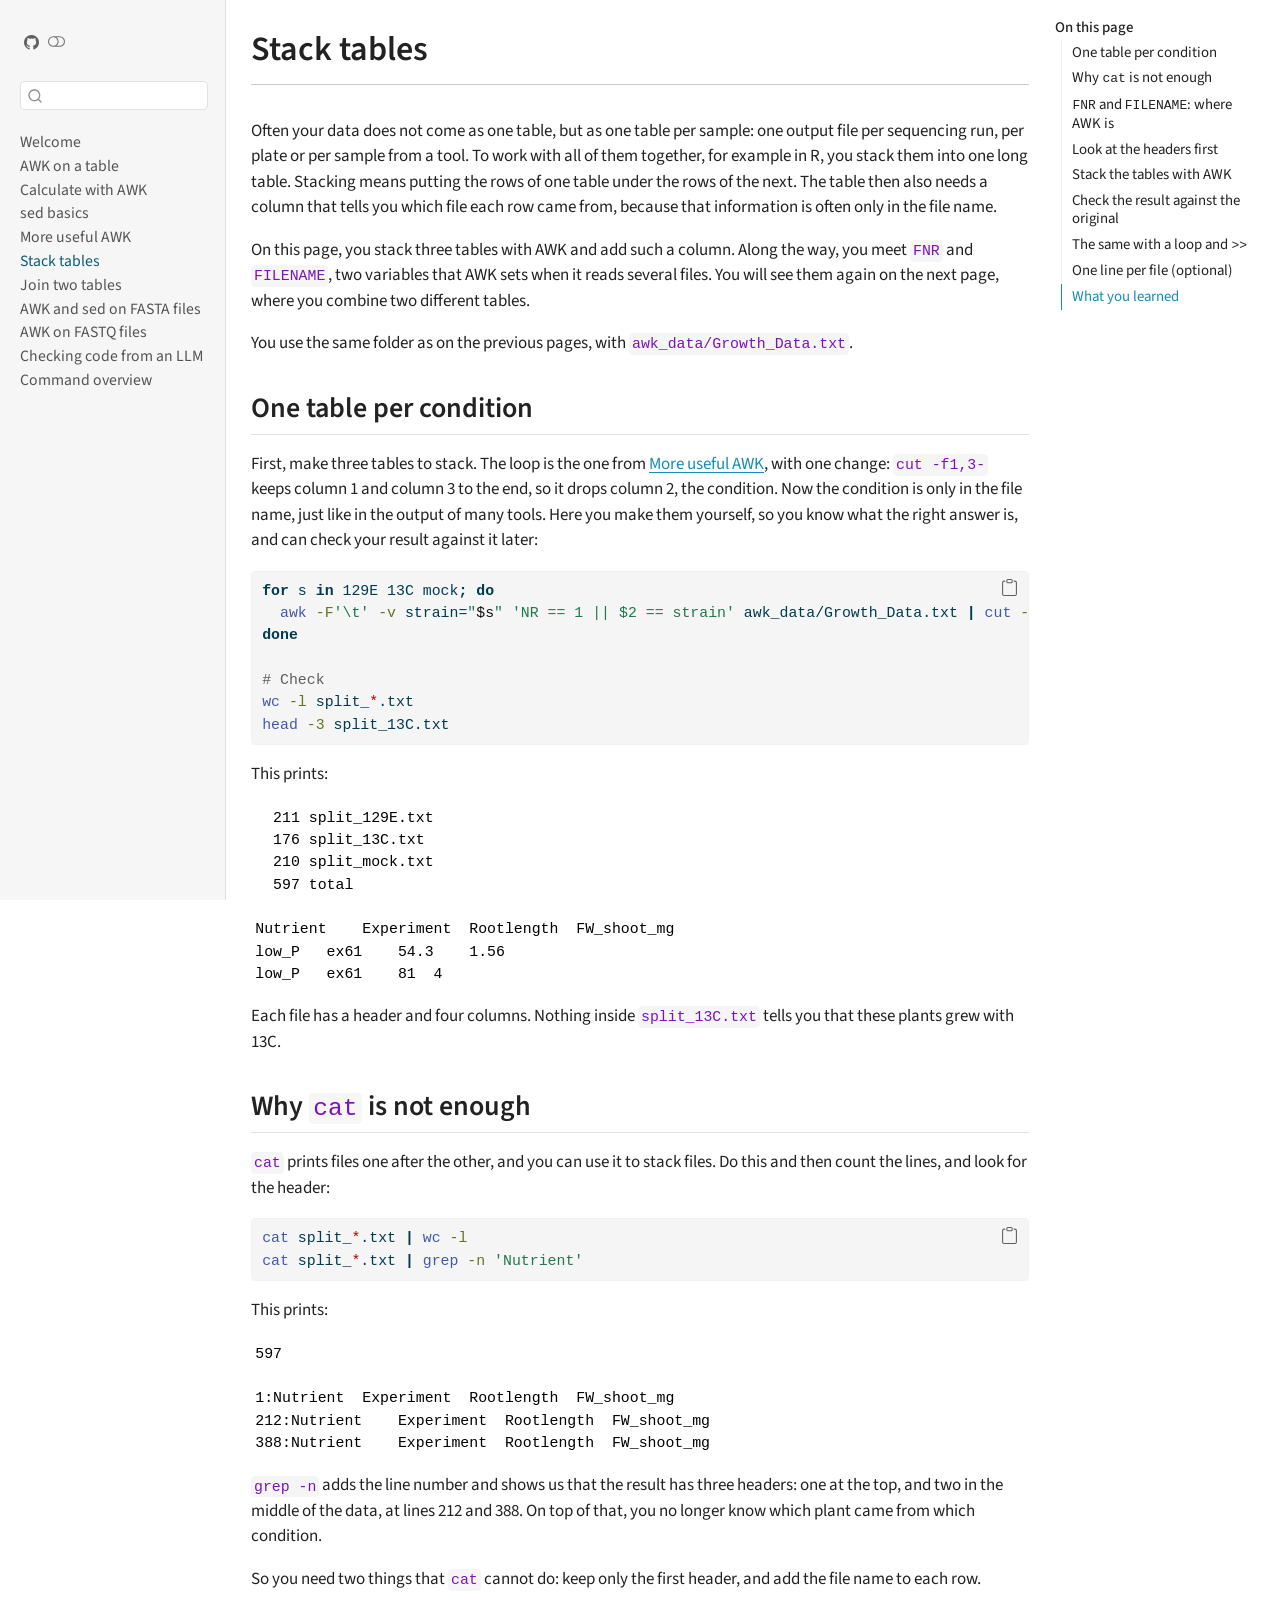
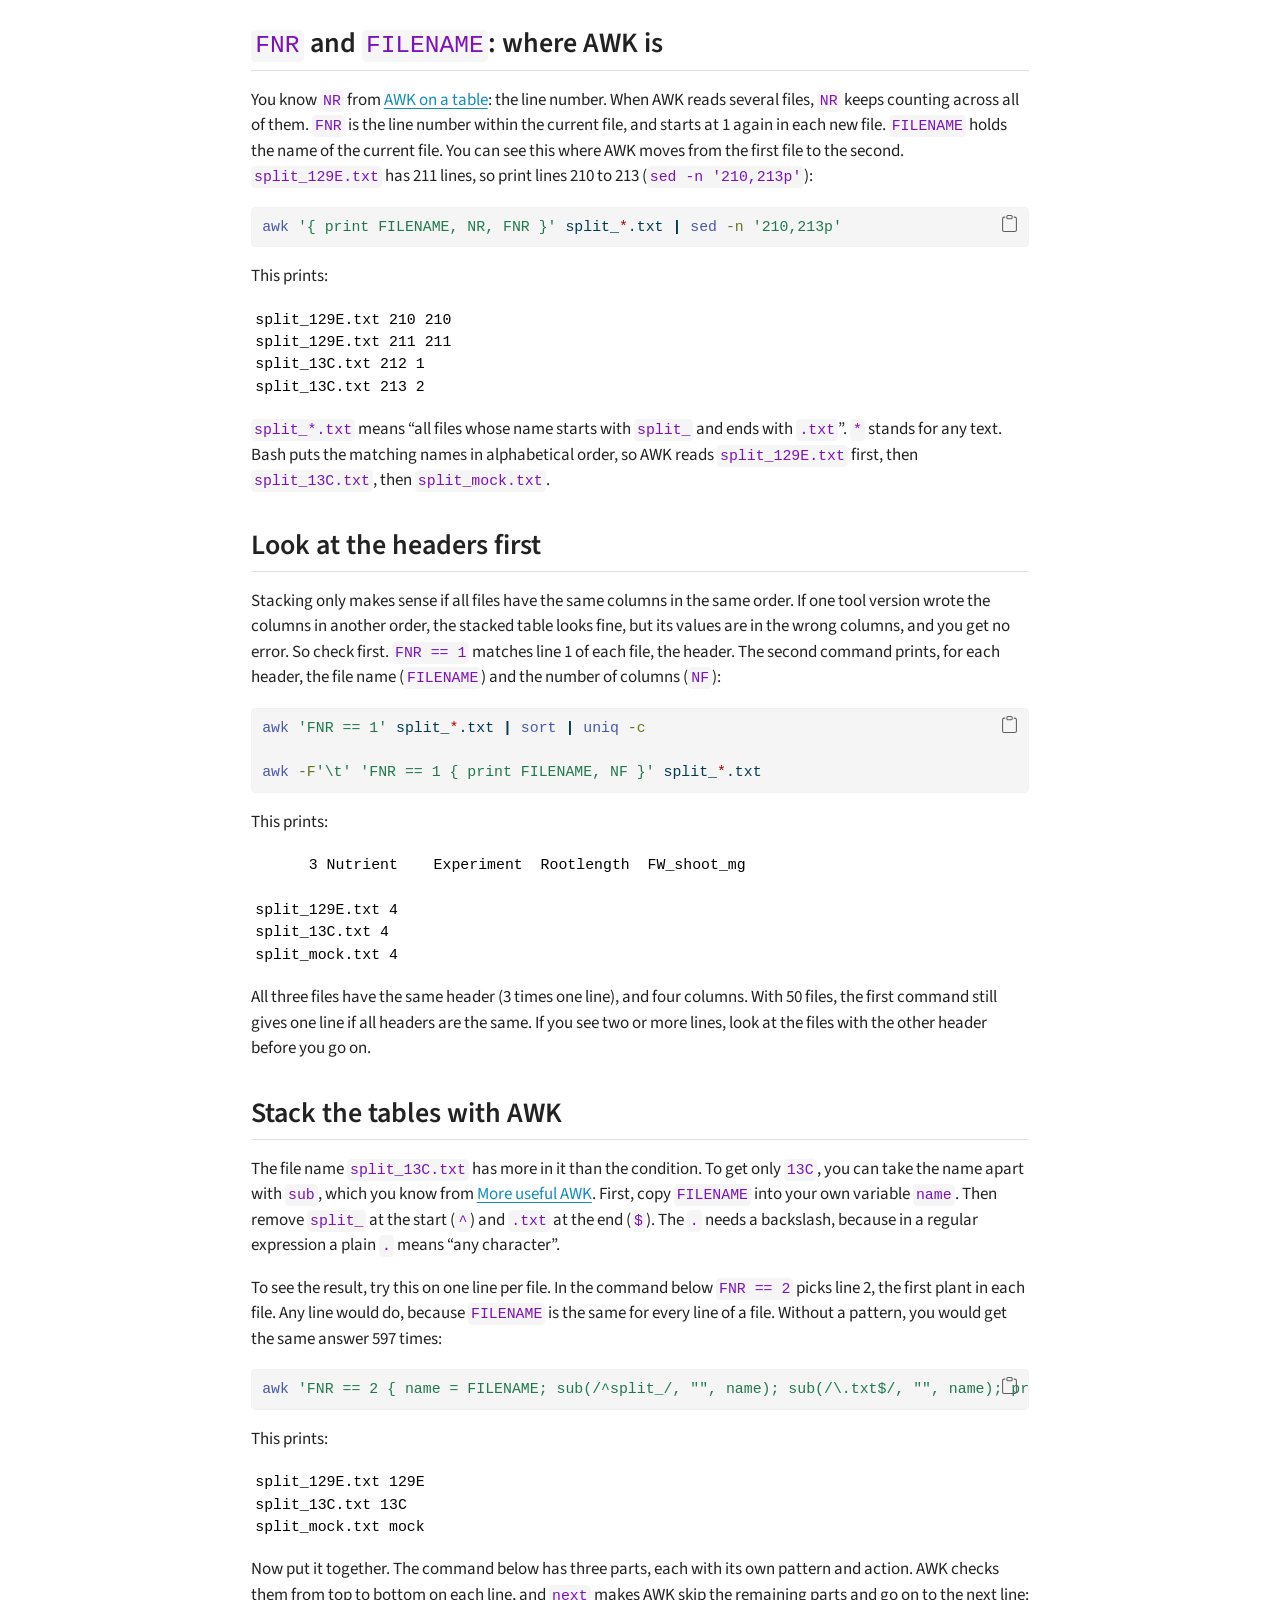
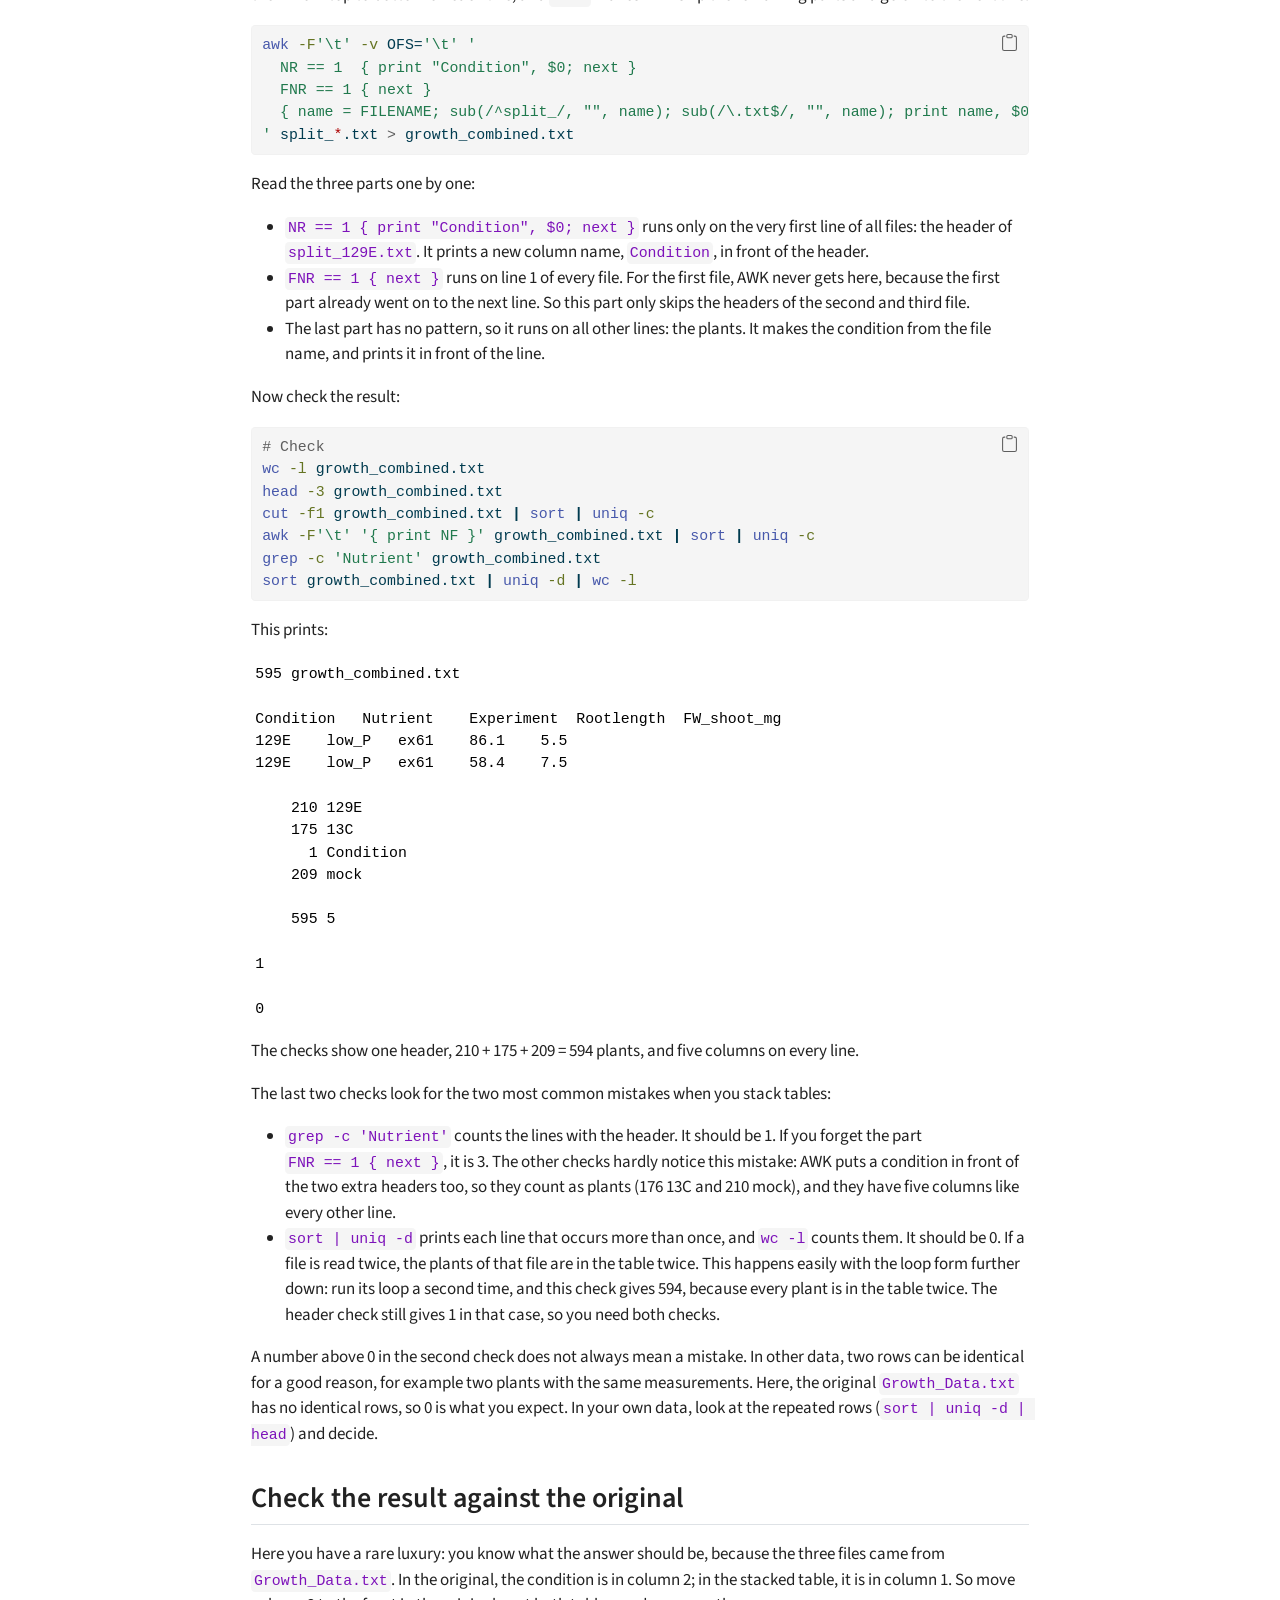
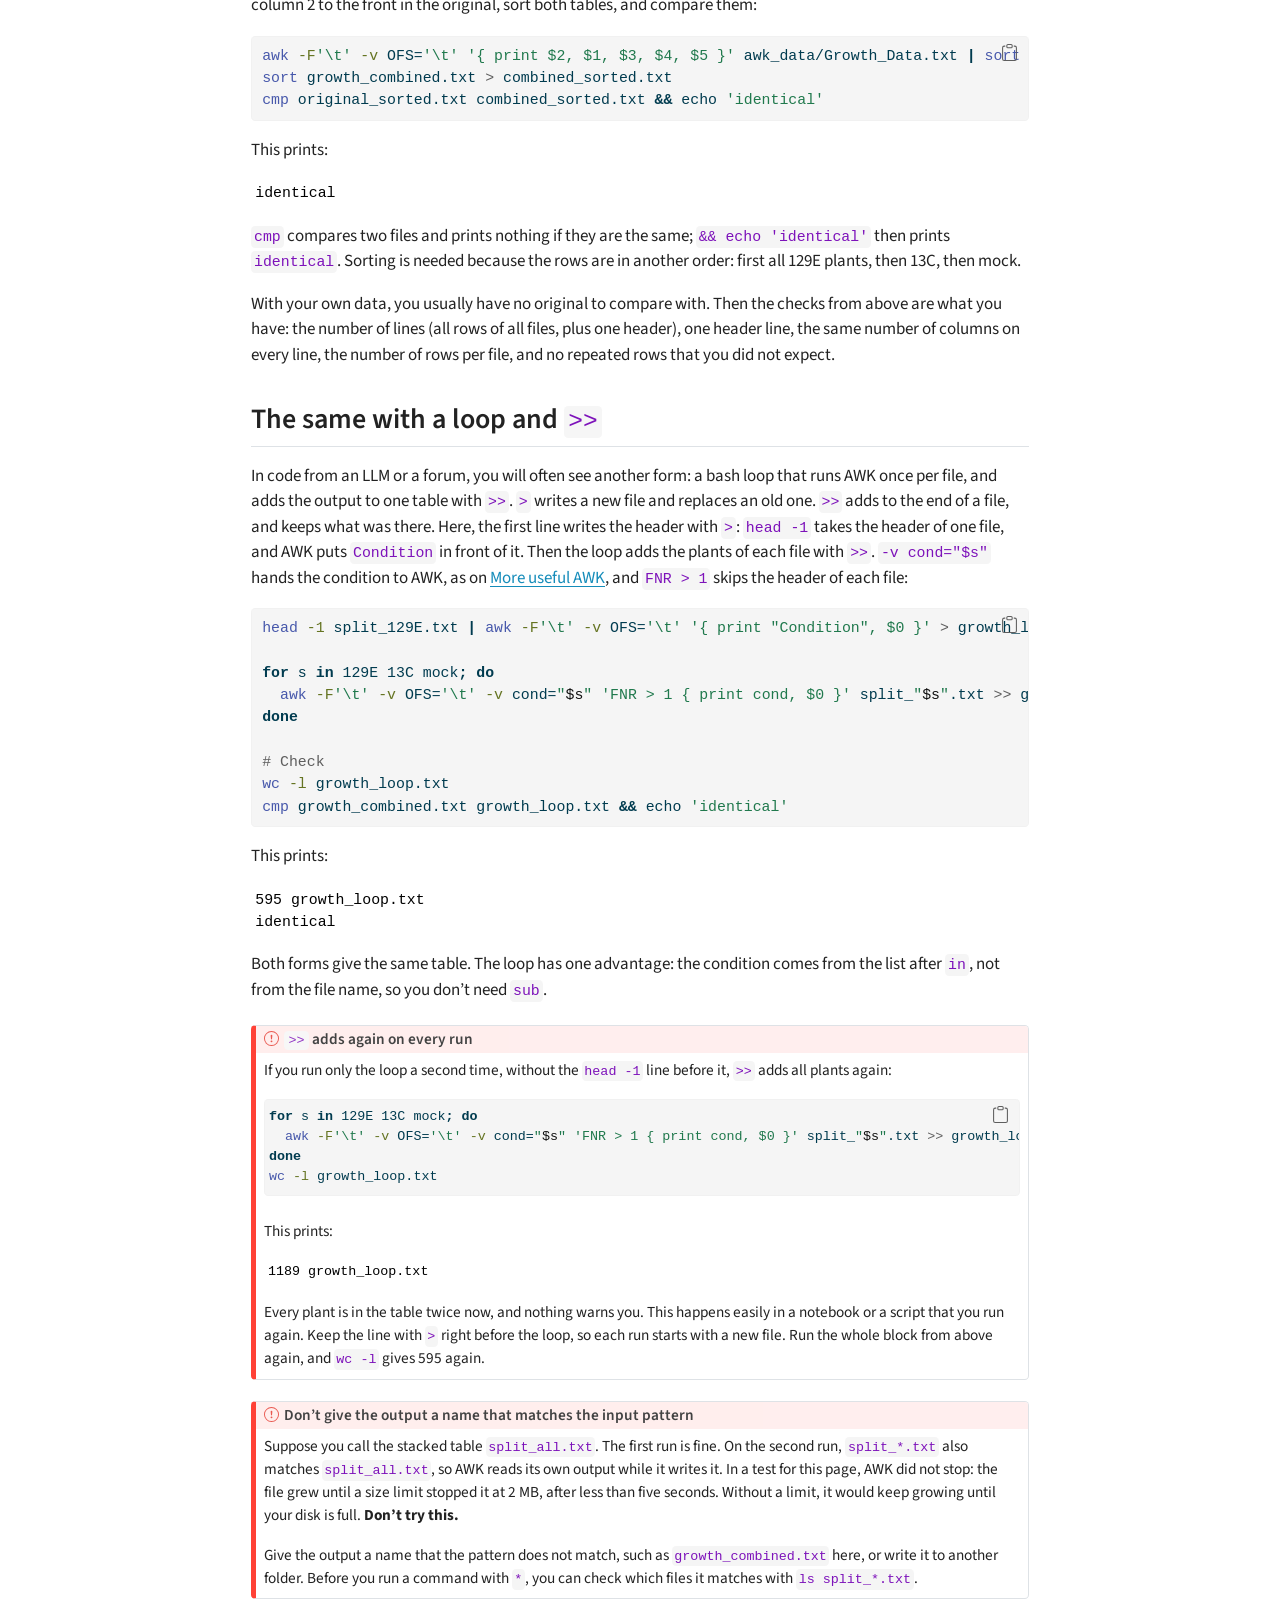
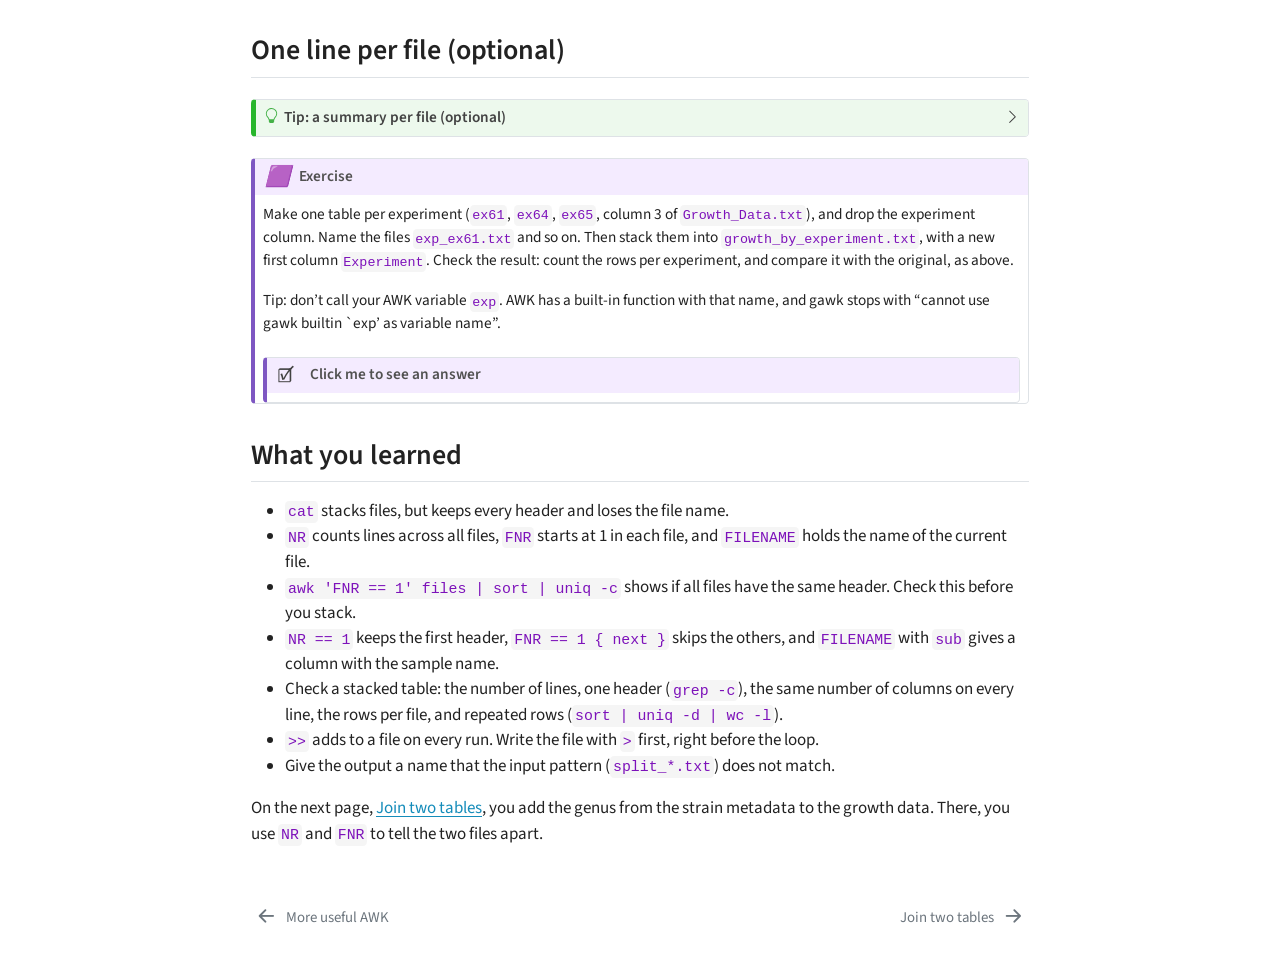
<file: docs/source/awk_combine.html>
<!DOCTYPE html>
<html xmlns="http://www.w3.org/1999/xhtml" lang="en" xml:lang="en"><head>

<meta charset="utf-8">
<meta name="generator" content="quarto-1.8.25">

<meta name="viewport" content="width=device-width, initial-scale=1.0, user-scalable=yes">


<title>Stack tables – Working with tables using AWK and sed</title>
<style>
code{white-space: pre-wrap;}
span.smallcaps{font-variant: small-caps;}
div.columns{display: flex; gap: min(4vw, 1.5em);}
div.column{flex: auto; overflow-x: auto;}
div.hanging-indent{margin-left: 1.5em; text-indent: -1.5em;}
ul.task-list{list-style: none;}
ul.task-list li input[type="checkbox"] {
  width: 0.8em;
  margin: 0 0.8em 0.2em -1em; /* quarto-specific, see https://github.com/quarto-dev/quarto-cli/issues/4556 */ 
  vertical-align: middle;
}
/* CSS for syntax highlighting */
html { -webkit-text-size-adjust: 100%; }
pre > code.sourceCode { white-space: pre; position: relative; }
pre > code.sourceCode > span { display: inline-block; line-height: 1.25; }
pre > code.sourceCode > span:empty { height: 1.2em; }
.sourceCode { overflow: visible; }
code.sourceCode > span { color: inherit; text-decoration: inherit; }
div.sourceCode { margin: 1em 0; }
pre.sourceCode { margin: 0; }
@media screen {
div.sourceCode { overflow: auto; }
}
@media print {
pre > code.sourceCode { white-space: pre-wrap; }
pre > code.sourceCode > span { text-indent: -5em; padding-left: 5em; }
}
pre.numberSource code
  { counter-reset: source-line 0; }
pre.numberSource code > span
  { position: relative; left: -4em; counter-increment: source-line; }
pre.numberSource code > span > a:first-child::before
  { content: counter(source-line);
    position: relative; left: -1em; text-align: right; vertical-align: baseline;
    border: none; display: inline-block;
    -webkit-touch-callout: none; -webkit-user-select: none;
    -khtml-user-select: none; -moz-user-select: none;
    -ms-user-select: none; user-select: none;
    padding: 0 4px; width: 4em;
  }
pre.numberSource { margin-left: 3em;  padding-left: 4px; }
div.sourceCode
  {   }
@media screen {
pre > code.sourceCode > span > a:first-child::before { text-decoration: underline; }
}
</style>


<script src="../site_libs/quarto-nav/quarto-nav.js"></script>
<script src="../site_libs/quarto-nav/headroom.min.js"></script>
<script src="../site_libs/clipboard/clipboard.min.js"></script>
<script src="../site_libs/quarto-search/autocomplete.umd.js"></script>
<script src="../site_libs/quarto-search/fuse.min.js"></script>
<script src="../site_libs/quarto-search/quarto-search.js"></script>
<meta name="quarto:offset" content="../">
<link href="../source/awk_join.html" rel="next">
<link href="../source/awk_more.html" rel="prev">
<script src="../site_libs/quarto-html/quarto.js" type="module"></script>
<script src="../site_libs/quarto-html/tabsets/tabsets.js" type="module"></script>
<script src="../site_libs/quarto-html/axe/axe-check.js" type="module"></script>
<script src="../site_libs/quarto-html/popper.min.js"></script>
<script src="../site_libs/quarto-html/tippy.umd.min.js"></script>
<script src="../site_libs/quarto-html/anchor.min.js"></script>
<link href="../site_libs/quarto-html/tippy.css" rel="stylesheet">
<link href="../site_libs/quarto-html/quarto-syntax-highlighting-7b89279ff1a6dce999919e0e67d4d9ec.css" rel="stylesheet" class="quarto-color-scheme" id="quarto-text-highlighting-styles">
<link href="../site_libs/quarto-html/quarto-syntax-highlighting-dark-707d8167ce6003fca903bfe2be84ab7f.css" rel="stylesheet" class="quarto-color-scheme quarto-color-alternate" id="quarto-text-highlighting-styles">
<link href="../site_libs/quarto-html/quarto-syntax-highlighting-7b89279ff1a6dce999919e0e67d4d9ec.css" rel="stylesheet" class="quarto-color-scheme-extra" id="quarto-text-highlighting-styles">
<script src="../site_libs/bootstrap/bootstrap.min.js"></script>
<link href="../site_libs/bootstrap/bootstrap-icons.css" rel="stylesheet">
<link href="../site_libs/bootstrap/bootstrap-07ba6b261650929f6c0e3bf61f8c80ad.min.css" rel="stylesheet" append-hash="true" class="quarto-color-scheme" id="quarto-bootstrap" data-mode="light">
<link href="../site_libs/bootstrap/bootstrap-dark-5290abd680639bf24a9d861acc7641a1.min.css" rel="stylesheet" append-hash="true" class="quarto-color-scheme quarto-color-alternate" id="quarto-bootstrap" data-mode="dark">
<link href="../site_libs/bootstrap/bootstrap-07ba6b261650929f6c0e3bf61f8c80ad.min.css" rel="stylesheet" append-hash="true" class="quarto-color-scheme-extra" id="quarto-bootstrap" data-mode="light">
<script id="quarto-search-options" type="application/json">{
  "location": "sidebar",
  "copy-button": false,
  "collapse-after": 3,
  "panel-placement": "start",
  "type": "textbox",
  "limit": 50,
  "keyboard-shortcut": [
    "f",
    "/",
    "s"
  ],
  "show-item-context": false,
  "language": {
    "search-no-results-text": "No results",
    "search-matching-documents-text": "matching documents",
    "search-copy-link-title": "Copy link to search",
    "search-hide-matches-text": "Hide additional matches",
    "search-more-match-text": "more match in this document",
    "search-more-matches-text": "more matches in this document",
    "search-clear-button-title": "Clear",
    "search-text-placeholder": "",
    "search-detached-cancel-button-title": "Cancel",
    "search-submit-button-title": "Submit",
    "search-label": "Search"
  }
}</script>


</head>

<body class="nav-sidebar docked quarto-light"><script id="quarto-html-before-body" type="application/javascript">
    const toggleBodyColorMode = (bsSheetEl) => {
      const mode = bsSheetEl.getAttribute("data-mode");
      const bodyEl = window.document.querySelector("body");
      if (mode === "dark") {
        bodyEl.classList.add("quarto-dark");
        bodyEl.classList.remove("quarto-light");
      } else {
        bodyEl.classList.add("quarto-light");
        bodyEl.classList.remove("quarto-dark");
      }
    }
    const toggleBodyColorPrimary = () => {
      const bsSheetEl = window.document.querySelector("link#quarto-bootstrap:not([rel=disabled-stylesheet])");
      if (bsSheetEl) {
        toggleBodyColorMode(bsSheetEl);
      }
    }
    const setColorSchemeToggle = (alternate) => {
      const toggles = window.document.querySelectorAll('.quarto-color-scheme-toggle');
      for (let i=0; i < toggles.length; i++) {
        const toggle = toggles[i];
        if (toggle) {
          if (alternate) {
            toggle.classList.add("alternate");
          } else {
            toggle.classList.remove("alternate");
          }
        }
      }
    };
    const toggleColorMode = (alternate) => {
      // Switch the stylesheets
      const primaryStylesheets = window.document.querySelectorAll('link.quarto-color-scheme:not(.quarto-color-alternate)');
      const alternateStylesheets = window.document.querySelectorAll('link.quarto-color-scheme.quarto-color-alternate');
      manageTransitions('#quarto-margin-sidebar .nav-link', false);
      if (alternate) {
        // note: dark is layered on light, we don't disable primary!
        enableStylesheet(alternateStylesheets);
        for (const sheetNode of alternateStylesheets) {
          if (sheetNode.id === "quarto-bootstrap") {
            toggleBodyColorMode(sheetNode);
          }
        }
      } else {
        disableStylesheet(alternateStylesheets);
        enableStylesheet(primaryStylesheets)
        toggleBodyColorPrimary();
      }
      manageTransitions('#quarto-margin-sidebar .nav-link', true);
      // Switch the toggles
      setColorSchemeToggle(alternate)
      // Hack to workaround the fact that safari doesn't
      // properly recolor the scrollbar when toggling (#1455)
      if (navigator.userAgent.indexOf('Safari') > 0 && navigator.userAgent.indexOf('Chrome') == -1) {
        manageTransitions("body", false);
        window.scrollTo(0, 1);
        setTimeout(() => {
          window.scrollTo(0, 0);
          manageTransitions("body", true);
        }, 40);
      }
    }
    const disableStylesheet = (stylesheets) => {
      for (let i=0; i < stylesheets.length; i++) {
        const stylesheet = stylesheets[i];
        stylesheet.rel = 'disabled-stylesheet';
      }
    }
    const enableStylesheet = (stylesheets) => {
      for (let i=0; i < stylesheets.length; i++) {
        const stylesheet = stylesheets[i];
        if(stylesheet.rel !== 'stylesheet') { // for Chrome, which will still FOUC without this check
          stylesheet.rel = 'stylesheet';
        }
      }
    }
    const manageTransitions = (selector, allowTransitions) => {
      const els = window.document.querySelectorAll(selector);
      for (let i=0; i < els.length; i++) {
        const el = els[i];
        if (allowTransitions) {
          el.classList.remove('notransition');
        } else {
          el.classList.add('notransition');
        }
      }
    }
    const isFileUrl = () => {
      return window.location.protocol === 'file:';
    }
    const hasAlternateSentinel = () => {
      let styleSentinel = getColorSchemeSentinel();
      if (styleSentinel !== null) {
        return styleSentinel === "alternate";
      } else {
        return false;
      }
    }
    const setStyleSentinel = (alternate) => {
      const value = alternate ? "alternate" : "default";
      if (!isFileUrl()) {
        window.localStorage.setItem("quarto-color-scheme", value);
      } else {
        localAlternateSentinel = value;
      }
    }
    const getColorSchemeSentinel = () => {
      if (!isFileUrl()) {
        const storageValue = window.localStorage.getItem("quarto-color-scheme");
        return storageValue != null ? storageValue : localAlternateSentinel;
      } else {
        return localAlternateSentinel;
      }
    }
    const toggleGiscusIfUsed = (isAlternate, darkModeDefault) => {
      const baseTheme = document.querySelector('#giscus-base-theme')?.value ?? 'light';
      const alternateTheme = document.querySelector('#giscus-alt-theme')?.value ?? 'dark';
      let newTheme = '';
      if(authorPrefersDark) {
        newTheme = isAlternate ? baseTheme : alternateTheme;
      } else {
        newTheme = isAlternate ? alternateTheme : baseTheme;
      }
      const changeGiscusTheme = () => {
        // From: https://github.com/giscus/giscus/issues/336
        const sendMessage = (message) => {
          const iframe = document.querySelector('iframe.giscus-frame');
          if (!iframe) return;
          iframe.contentWindow.postMessage({ giscus: message }, 'https://giscus.app');
        }
        sendMessage({
          setConfig: {
            theme: newTheme
          }
        });
      }
      const isGiscussLoaded = window.document.querySelector('iframe.giscus-frame') !== null;
      if (isGiscussLoaded) {
        changeGiscusTheme();
      }
    };
    const authorPrefersDark = false;
    const darkModeDefault = authorPrefersDark;
      document.querySelector('link#quarto-text-highlighting-styles.quarto-color-scheme-extra').rel = 'disabled-stylesheet';
      document.querySelector('link#quarto-bootstrap.quarto-color-scheme-extra').rel = 'disabled-stylesheet';
    let localAlternateSentinel = darkModeDefault ? 'alternate' : 'default';
    // Dark / light mode switch
    window.quartoToggleColorScheme = () => {
      // Read the current dark / light value
      let toAlternate = !hasAlternateSentinel();
      toggleColorMode(toAlternate);
      setStyleSentinel(toAlternate);
      toggleGiscusIfUsed(toAlternate, darkModeDefault);
      window.dispatchEvent(new Event('resize'));
    };
    // Switch to dark mode if need be
    if (hasAlternateSentinel()) {
      toggleColorMode(true);
    } else {
      toggleColorMode(false);
    }
  </script>

<div id="quarto-search-results"></div>
  <header id="quarto-header" class="headroom fixed-top">
  <nav class="quarto-secondary-nav">
    <div class="container-fluid d-flex">
      <button type="button" class="quarto-btn-toggle btn" data-bs-toggle="collapse" role="button" data-bs-target=".quarto-sidebar-collapse-item" aria-controls="quarto-sidebar" aria-expanded="false" aria-label="Toggle sidebar navigation" onclick="if (window.quartoToggleHeadroom) { window.quartoToggleHeadroom(); }">
        <i class="bi bi-layout-text-sidebar-reverse"></i>
      </button>
        <nav class="quarto-page-breadcrumbs" aria-label="breadcrumb"><ol class="breadcrumb"><li class="breadcrumb-item"><a href="../source/awk_combine.html">Stack tables</a></li></ol></nav>
        <a class="flex-grow-1" role="navigation" data-bs-toggle="collapse" data-bs-target=".quarto-sidebar-collapse-item" aria-controls="quarto-sidebar" aria-expanded="false" aria-label="Toggle sidebar navigation" onclick="if (window.quartoToggleHeadroom) { window.quartoToggleHeadroom(); }">      
        </a>
      <button type="button" class="btn quarto-search-button" aria-label="Search" onclick="window.quartoOpenSearch();">
        <i class="bi bi-search"></i>
      </button>
    </div>
  </nav>
</header>
<!-- content -->
<div id="quarto-content" class="quarto-container page-columns page-rows-contents page-layout-article">
<!-- sidebar -->
  <nav id="quarto-sidebar" class="sidebar collapse collapse-horizontal quarto-sidebar-collapse-item sidebar-navigation docked overflow-auto">
    <div class="pt-lg-2 mt-2 text-left sidebar-header">
      <a href="../index.html" class="sidebar-logo-link">
      </a>
      <div class="sidebar-tools-main">
    <a href="https://github.com/ndombrowski/AWK_tutorial" title="" class="quarto-navigation-tool px-1" aria-label=""><i class="bi bi-github"></i></a>
  <a href="" class="quarto-color-scheme-toggle quarto-navigation-tool  px-1" onclick="window.quartoToggleColorScheme(); return false;" title="Toggle dark mode"><i class="bi"></i></a>
</div>
      </div>
        <div class="mt-2 flex-shrink-0 align-items-center">
        <div class="sidebar-search">
        <div id="quarto-search" class="" title="Search"></div>
        </div>
        </div>
    <div class="sidebar-menu-container"> 
    <ul class="list-unstyled mt-1">
        <li class="sidebar-item">
  <div class="sidebar-item-container"> 
  <a href="../index.html" class="sidebar-item-text sidebar-link">
 <span class="menu-text">Welcome</span></a>
  </div>
</li>
        <li class="sidebar-item">
  <div class="sidebar-item-container"> 
  <a href="../source/awk_table.html" class="sidebar-item-text sidebar-link">
 <span class="menu-text">AWK on a table</span></a>
  </div>
</li>
        <li class="sidebar-item">
  <div class="sidebar-item-container"> 
  <a href="../source/awk_calc.html" class="sidebar-item-text sidebar-link">
 <span class="menu-text">Calculate with AWK</span></a>
  </div>
</li>
        <li class="sidebar-item">
  <div class="sidebar-item-container"> 
  <a href="../source/sed_basics.html" class="sidebar-item-text sidebar-link">
 <span class="menu-text">sed basics</span></a>
  </div>
</li>
        <li class="sidebar-item">
  <div class="sidebar-item-container"> 
  <a href="../source/awk_more.html" class="sidebar-item-text sidebar-link">
 <span class="menu-text">More useful AWK</span></a>
  </div>
</li>
        <li class="sidebar-item">
  <div class="sidebar-item-container"> 
  <a href="../source/awk_combine.html" class="sidebar-item-text sidebar-link active">
 <span class="menu-text">Stack tables</span></a>
  </div>
</li>
        <li class="sidebar-item">
  <div class="sidebar-item-container"> 
  <a href="../source/awk_join.html" class="sidebar-item-text sidebar-link">
 <span class="menu-text">Join two tables</span></a>
  </div>
</li>
        <li class="sidebar-item">
  <div class="sidebar-item-container"> 
  <a href="../source/awk_fasta.html" class="sidebar-item-text sidebar-link">
 <span class="menu-text">AWK and sed on FASTA files</span></a>
  </div>
</li>
        <li class="sidebar-item">
  <div class="sidebar-item-container"> 
  <a href="../source/awk_fastq.html" class="sidebar-item-text sidebar-link">
 <span class="menu-text">AWK on FASTQ files</span></a>
  </div>
</li>
        <li class="sidebar-item">
  <div class="sidebar-item-container"> 
  <a href="../source/check_llm_code.html" class="sidebar-item-text sidebar-link">
 <span class="menu-text">Checking code from an LLM</span></a>
  </div>
</li>
        <li class="sidebar-item">
  <div class="sidebar-item-container"> 
  <a href="../source/cheat_sheet.html" class="sidebar-item-text sidebar-link">
 <span class="menu-text">Command overview</span></a>
  </div>
</li>
    </ul>
    </div>
</nav>
<div id="quarto-sidebar-glass" class="quarto-sidebar-collapse-item" data-bs-toggle="collapse" data-bs-target=".quarto-sidebar-collapse-item"></div>
<!-- margin-sidebar -->
    <div id="quarto-margin-sidebar" class="sidebar margin-sidebar">
        <nav id="TOC" role="doc-toc" class="toc-active">
    <h2 id="toc-title">On this page</h2>
   
  <ul>
  <li><a href="#one-table-per-condition" id="toc-one-table-per-condition" class="nav-link active" data-scroll-target="#one-table-per-condition">One table per condition</a></li>
  <li><a href="#why-cat-is-not-enough" id="toc-why-cat-is-not-enough" class="nav-link" data-scroll-target="#why-cat-is-not-enough">Why <code>cat</code> is not enough</a></li>
  <li><a href="#fnr-and-filename-where-awk-is" id="toc-fnr-and-filename-where-awk-is" class="nav-link" data-scroll-target="#fnr-and-filename-where-awk-is"><code>FNR</code> and <code>FILENAME</code>: where AWK is</a></li>
  <li><a href="#look-at-the-headers-first" id="toc-look-at-the-headers-first" class="nav-link" data-scroll-target="#look-at-the-headers-first">Look at the headers first</a></li>
  <li><a href="#stack-the-tables-with-awk" id="toc-stack-the-tables-with-awk" class="nav-link" data-scroll-target="#stack-the-tables-with-awk">Stack the tables with AWK</a></li>
  <li><a href="#check-the-result-against-the-original" id="toc-check-the-result-against-the-original" class="nav-link" data-scroll-target="#check-the-result-against-the-original">Check the result against the original</a></li>
  <li><a href="#the-same-with-a-loop-and" id="toc-the-same-with-a-loop-and" class="nav-link" data-scroll-target="#the-same-with-a-loop-and">The same with a loop and <code>&gt;&gt;</code></a></li>
  <li><a href="#one-line-per-file-optional" id="toc-one-line-per-file-optional" class="nav-link" data-scroll-target="#one-line-per-file-optional">One line per file (optional)</a></li>
  <li><a href="#what-you-learned" id="toc-what-you-learned" class="nav-link" data-scroll-target="#what-you-learned">What you learned</a></li>
  </ul>
</nav>
    </div>
<!-- main -->
<main class="content" id="quarto-document-content">


<header id="title-block-header" class="quarto-title-block default">
<div class="quarto-title">
<h1 class="title">Stack tables</h1>
</div>



<div class="quarto-title-meta">

    
  
    
  </div>
  


</header>


<p>Often your data does not come as one table, but as one table per sample: one output file per sequencing run, per plate or per sample from a tool. To work with all of them together, for example in R, you stack them into one long table. Stacking means putting the rows of one table under the rows of the next. The table then also needs a column that tells you which file each row came from, because that information is often only in the file name.</p>
<p>On this page, you stack three tables with AWK and add such a column. Along the way, you meet <code>FNR</code> and <code>FILENAME</code>, two variables that AWK sets when it reads several files. You will see them again on the next page, where you combine two different tables.</p>
<p>You use the same folder as on the previous pages, with <code>awk_data/Growth_Data.txt</code>.</p>
<section id="one-table-per-condition" class="level2">
<h2 class="anchored" data-anchor-id="one-table-per-condition">One table per condition</h2>
<p>First, make three tables to stack. The loop is the one from <a href="../source/awk_more.html#v-give-awk-a-value-from-outside">More useful AWK</a>, with one change: <code>cut -f1,3-</code> keeps column 1 and column 3 to the end, so it drops column 2, the condition. Now the condition is only in the file name, just like in the output of many tools. Here you make them yourself, so you know what the right answer is, and can check your result against it later:</p>
<div class="cell">
<div class="code-copy-outer-scaffold"><div class="sourceCode cell-code" id="cb1"><pre class="sourceCode bash code-with-copy"><code class="sourceCode bash"><span id="cb1-1"><a href="#cb1-1" aria-hidden="true" tabindex="-1"></a><span class="cf">for</span> s <span class="kw">in</span> 129E 13C mock<span class="kw">;</span> <span class="cf">do</span></span>
<span id="cb1-2"><a href="#cb1-2" aria-hidden="true" tabindex="-1"></a>  <span class="fu">awk</span> <span class="at">-F</span><span class="st">'\t'</span> <span class="at">-v</span> strain=<span class="st">"</span><span class="va">$s</span><span class="st">"</span> <span class="st">'NR == 1 || $2 == strain'</span> awk_data/Growth_Data.txt <span class="kw">|</span> <span class="fu">cut</span> <span class="at">-f1,3-</span> <span class="op">&gt;</span> split_<span class="st">"</span><span class="va">$s</span><span class="st">"</span>.txt</span>
<span id="cb1-3"><a href="#cb1-3" aria-hidden="true" tabindex="-1"></a><span class="cf">done</span></span>
<span id="cb1-4"><a href="#cb1-4" aria-hidden="true" tabindex="-1"></a></span>
<span id="cb1-5"><a href="#cb1-5" aria-hidden="true" tabindex="-1"></a><span class="co"># Check</span></span>
<span id="cb1-6"><a href="#cb1-6" aria-hidden="true" tabindex="-1"></a><span class="fu">wc</span> <span class="at">-l</span> split_<span class="pp">*</span>.txt</span>
<span id="cb1-7"><a href="#cb1-7" aria-hidden="true" tabindex="-1"></a><span class="fu">head</span> <span class="at">-3</span> split_13C.txt</span></code></pre></div><button title="Copy to Clipboard" class="code-copy-button"><i class="bi"></i></button></div>
</div>
<p>This prints:</p>
<pre><code>  211 split_129E.txt
  176 split_13C.txt
  210 split_mock.txt
  597 total

Nutrient    Experiment  Rootlength  FW_shoot_mg
low_P   ex61    54.3    1.56
low_P   ex61    81  4</code></pre>
<p>Each file has a header and four columns. Nothing inside <code>split_13C.txt</code> tells you that these plants grew with 13C.</p>
</section>
<section id="why-cat-is-not-enough" class="level2">
<h2 class="anchored" data-anchor-id="why-cat-is-not-enough">Why <code>cat</code> is not enough</h2>
<p><code>cat</code> prints files one after the other, and you can use it to stack files. Do this and then count the lines, and look for the header:</p>
<div class="cell">
<div class="code-copy-outer-scaffold"><div class="sourceCode cell-code" id="cb3"><pre class="sourceCode bash code-with-copy"><code class="sourceCode bash"><span id="cb3-1"><a href="#cb3-1" aria-hidden="true" tabindex="-1"></a><span class="fu">cat</span> split_<span class="pp">*</span>.txt <span class="kw">|</span> <span class="fu">wc</span> <span class="at">-l</span></span>
<span id="cb3-2"><a href="#cb3-2" aria-hidden="true" tabindex="-1"></a><span class="fu">cat</span> split_<span class="pp">*</span>.txt <span class="kw">|</span> <span class="fu">grep</span> <span class="at">-n</span> <span class="st">'Nutrient'</span></span></code></pre></div><button title="Copy to Clipboard" class="code-copy-button"><i class="bi"></i></button></div>
</div>
<p>This prints:</p>
<pre><code>597

1:Nutrient  Experiment  Rootlength  FW_shoot_mg
212:Nutrient    Experiment  Rootlength  FW_shoot_mg
388:Nutrient    Experiment  Rootlength  FW_shoot_mg</code></pre>
<p><code>grep -n</code> adds the line number and shows us that the result has three headers: one at the top, and two in the middle of the data, at lines 212 and 388. On top of that, you no longer know which plant came from which condition.</p>
<p>So you need two things that <code>cat</code> cannot do: keep only the first header, and add the file name to each row.</p>
</section>
<section id="fnr-and-filename-where-awk-is" class="level2">
<h2 class="anchored" data-anchor-id="fnr-and-filename-where-awk-is"><code>FNR</code> and <code>FILENAME</code>: where AWK is</h2>
<p>You know <code>NR</code> from <a href="../source/awk_table.html#nr-work-with-the-header-line">AWK on a table</a>: the line number. When AWK reads several files, <code>NR</code> keeps counting across all of them. <code>FNR</code> is the line number within the current file, and starts at 1 again in each new file. <code>FILENAME</code> holds the name of the current file. You can see this where AWK moves from the first file to the second. <code>split_129E.txt</code> has 211 lines, so print lines 210 to 213 (<code>sed -n '210,213p'</code>):</p>
<div class="cell">
<div class="code-copy-outer-scaffold"><div class="sourceCode cell-code" id="cb5"><pre class="sourceCode bash code-with-copy"><code class="sourceCode bash"><span id="cb5-1"><a href="#cb5-1" aria-hidden="true" tabindex="-1"></a><span class="fu">awk</span> <span class="st">'{ print FILENAME, NR, FNR }'</span> split_<span class="pp">*</span>.txt <span class="kw">|</span> <span class="fu">sed</span> <span class="at">-n</span> <span class="st">'210,213p'</span></span></code></pre></div><button title="Copy to Clipboard" class="code-copy-button"><i class="bi"></i></button></div>
</div>
<p>This prints:</p>
<pre><code>split_129E.txt 210 210
split_129E.txt 211 211
split_13C.txt 212 1
split_13C.txt 213 2</code></pre>
<p><code>split_*.txt</code> means “all files whose name starts with <code>split_</code> and ends with <code>.txt</code>”. <code>*</code> stands for any text. Bash puts the matching names in alphabetical order, so AWK reads <code>split_129E.txt</code> first, then <code>split_13C.txt</code>, then <code>split_mock.txt</code>.</p>
</section>
<section id="look-at-the-headers-first" class="level2">
<h2 class="anchored" data-anchor-id="look-at-the-headers-first">Look at the headers first</h2>
<p>Stacking only makes sense if all files have the same columns in the same order. If one tool version wrote the columns in another order, the stacked table looks fine, but its values are in the wrong columns, and you get no error. So check first. <code>FNR == 1</code> matches line 1 of each file, the header. The second command prints, for each header, the file name (<code>FILENAME</code>) and the number of columns (<code>NF</code>):</p>
<div class="cell">
<div class="code-copy-outer-scaffold"><div class="sourceCode cell-code" id="cb7"><pre class="sourceCode bash code-with-copy"><code class="sourceCode bash"><span id="cb7-1"><a href="#cb7-1" aria-hidden="true" tabindex="-1"></a><span class="fu">awk</span> <span class="st">'FNR == 1'</span> split_<span class="pp">*</span>.txt <span class="kw">|</span> <span class="fu">sort</span> <span class="kw">|</span> <span class="fu">uniq</span> <span class="at">-c</span></span>
<span id="cb7-2"><a href="#cb7-2" aria-hidden="true" tabindex="-1"></a></span>
<span id="cb7-3"><a href="#cb7-3" aria-hidden="true" tabindex="-1"></a><span class="fu">awk</span> <span class="at">-F</span><span class="st">'\t'</span> <span class="st">'FNR == 1 { print FILENAME, NF }'</span> split_<span class="pp">*</span>.txt</span></code></pre></div><button title="Copy to Clipboard" class="code-copy-button"><i class="bi"></i></button></div>
</div>
<p>This prints:</p>
<pre><code>      3 Nutrient    Experiment  Rootlength  FW_shoot_mg

split_129E.txt 4
split_13C.txt 4
split_mock.txt 4</code></pre>
<p>All three files have the same header (3 times one line), and four columns. With 50 files, the first command still gives one line if all headers are the same. If you see two or more lines, look at the files with the other header before you go on.</p>
</section>
<section id="stack-the-tables-with-awk" class="level2">
<h2 class="anchored" data-anchor-id="stack-the-tables-with-awk">Stack the tables with AWK</h2>
<p>The file name <code>split_13C.txt</code> has more in it than the condition. To get only <code>13C</code>, you can take the name apart with <code>sub</code>, which you know from <a href="../source/awk_more.html#sub-and-gsub-replace-text-in-a-field">More useful AWK</a>. First, copy <code>FILENAME</code> into your own variable <code>name</code>. Then remove <code>split_</code> at the start (<code>^</code>) and <code>.txt</code> at the end (<code>$</code>). The <code>.</code> needs a backslash, because in a regular expression a plain <code>.</code> means “any character”.</p>
<p>To see the result, try this on one line per file. In the command below <code>FNR == 2</code> picks line 2, the first plant in each file. Any line would do, because <code>FILENAME</code> is the same for every line of a file. Without a pattern, you would get the same answer 597 times:</p>
<div class="cell">
<div class="code-copy-outer-scaffold"><div class="sourceCode cell-code" id="cb9"><pre class="sourceCode bash code-with-copy"><code class="sourceCode bash"><span id="cb9-1"><a href="#cb9-1" aria-hidden="true" tabindex="-1"></a><span class="fu">awk</span> <span class="st">'FNR == 2 { name = FILENAME; sub(/^split_/, "", name); sub(/\.txt$/, "", name); print FILENAME, name }'</span> split_<span class="pp">*</span>.txt</span></code></pre></div><button title="Copy to Clipboard" class="code-copy-button"><i class="bi"></i></button></div>
</div>
<p>This prints:</p>
<pre><code>split_129E.txt 129E
split_13C.txt 13C
split_mock.txt mock</code></pre>
<p>Now put it together. The command below has three parts, each with its own pattern and action. AWK checks them from top to bottom on each line, and <code>next</code> makes AWK skip the remaining parts and go on to the next line:</p>
<div class="cell">
<div class="code-copy-outer-scaffold"><div class="sourceCode cell-code" id="cb11"><pre class="sourceCode bash code-with-copy"><code class="sourceCode bash"><span id="cb11-1"><a href="#cb11-1" aria-hidden="true" tabindex="-1"></a><span class="fu">awk</span> <span class="at">-F</span><span class="st">'\t'</span> <span class="at">-v</span> OFS=<span class="st">'\t'</span> <span class="st">'</span></span>
<span id="cb11-2"><a href="#cb11-2" aria-hidden="true" tabindex="-1"></a><span class="st">  NR == 1  { print "Condition", $0; next }</span></span>
<span id="cb11-3"><a href="#cb11-3" aria-hidden="true" tabindex="-1"></a><span class="st">  FNR == 1 { next }</span></span>
<span id="cb11-4"><a href="#cb11-4" aria-hidden="true" tabindex="-1"></a><span class="st">  { name = FILENAME; sub(/^split_/, "", name); sub(/\.txt$/, "", name); print name, $0 }</span></span>
<span id="cb11-5"><a href="#cb11-5" aria-hidden="true" tabindex="-1"></a><span class="st">'</span> split_<span class="pp">*</span>.txt <span class="op">&gt;</span> growth_combined.txt</span></code></pre></div><button title="Copy to Clipboard" class="code-copy-button"><i class="bi"></i></button></div>
</div>
<p>Read the three parts one by one:</p>
<ul>
<li><code>NR == 1 { print "Condition", $0; next }</code> runs only on the very first line of all files: the header of <code>split_129E.txt</code>. It prints a new column name, <code>Condition</code>, in front of the header.</li>
<li><code>FNR == 1 { next }</code> runs on line 1 of every file. For the first file, AWK never gets here, because the first part already went on to the next line. So this part only skips the headers of the second and third file.</li>
<li>The last part has no pattern, so it runs on all other lines: the plants. It makes the condition from the file name, and prints it in front of the line.</li>
</ul>
<p>Now check the result:</p>
<div class="cell">
<div class="code-copy-outer-scaffold"><div class="sourceCode cell-code" id="cb12"><pre class="sourceCode bash code-with-copy"><code class="sourceCode bash"><span id="cb12-1"><a href="#cb12-1" aria-hidden="true" tabindex="-1"></a><span class="co"># Check</span></span>
<span id="cb12-2"><a href="#cb12-2" aria-hidden="true" tabindex="-1"></a><span class="fu">wc</span> <span class="at">-l</span> growth_combined.txt</span>
<span id="cb12-3"><a href="#cb12-3" aria-hidden="true" tabindex="-1"></a><span class="fu">head</span> <span class="at">-3</span> growth_combined.txt</span>
<span id="cb12-4"><a href="#cb12-4" aria-hidden="true" tabindex="-1"></a><span class="fu">cut</span> <span class="at">-f1</span> growth_combined.txt <span class="kw">|</span> <span class="fu">sort</span> <span class="kw">|</span> <span class="fu">uniq</span> <span class="at">-c</span></span>
<span id="cb12-5"><a href="#cb12-5" aria-hidden="true" tabindex="-1"></a><span class="fu">awk</span> <span class="at">-F</span><span class="st">'\t'</span> <span class="st">'{ print NF }'</span> growth_combined.txt <span class="kw">|</span> <span class="fu">sort</span> <span class="kw">|</span> <span class="fu">uniq</span> <span class="at">-c</span></span>
<span id="cb12-6"><a href="#cb12-6" aria-hidden="true" tabindex="-1"></a><span class="fu">grep</span> <span class="at">-c</span> <span class="st">'Nutrient'</span> growth_combined.txt</span>
<span id="cb12-7"><a href="#cb12-7" aria-hidden="true" tabindex="-1"></a><span class="fu">sort</span> growth_combined.txt <span class="kw">|</span> <span class="fu">uniq</span> <span class="at">-d</span> <span class="kw">|</span> <span class="fu">wc</span> <span class="at">-l</span></span></code></pre></div><button title="Copy to Clipboard" class="code-copy-button"><i class="bi"></i></button></div>
</div>
<p>This prints:</p>
<pre><code>595 growth_combined.txt

Condition   Nutrient    Experiment  Rootlength  FW_shoot_mg
129E    low_P   ex61    86.1    5.5
129E    low_P   ex61    58.4    7.5

    210 129E
    175 13C
      1 Condition
    209 mock

    595 5

1

0</code></pre>
<p>The checks show one header, 210 + 175 + 209 = 594 plants, and five columns on every line.</p>
<p>The last two checks look for the two most common mistakes when you stack tables:</p>
<ul>
<li><code>grep -c 'Nutrient'</code> counts the lines with the header. It should be 1. If you forget the part <code>FNR == 1 { next }</code>, it is 3. The other checks hardly notice this mistake: AWK puts a condition in front of the two extra headers too, so they count as plants (176 13C and 210 mock), and they have five columns like every other line.</li>
<li><code>sort | uniq -d</code> prints each line that occurs more than once, and <code>wc -l</code> counts them. It should be 0. If a file is read twice, the plants of that file are in the table twice. This happens easily with the loop form further down: run its loop a second time, and this check gives 594, because every plant is in the table twice. The header check still gives 1 in that case, so you need both checks.</li>
</ul>
<p>A number above 0 in the second check does not always mean a mistake. In other data, two rows can be identical for a good reason, for example two plants with the same measurements. Here, the original <code>Growth_Data.txt</code> has no identical rows, so 0 is what you expect. In your own data, look at the repeated rows (<code>sort | uniq -d | head</code>) and decide.</p>
</section>
<section id="check-the-result-against-the-original" class="level2">
<h2 class="anchored" data-anchor-id="check-the-result-against-the-original">Check the result against the original</h2>
<p>Here you have a rare luxury: you know what the answer should be, because the three files came from <code>Growth_Data.txt</code>. In the original, the condition is in column 2; in the stacked table, it is in column 1. So move column 2 to the front in the original, sort both tables, and compare them:</p>
<div class="cell">
<div class="code-copy-outer-scaffold"><div class="sourceCode cell-code" id="cb14"><pre class="sourceCode bash code-with-copy"><code class="sourceCode bash"><span id="cb14-1"><a href="#cb14-1" aria-hidden="true" tabindex="-1"></a><span class="fu">awk</span> <span class="at">-F</span><span class="st">'\t'</span> <span class="at">-v</span> OFS=<span class="st">'\t'</span> <span class="st">'{ print $2, $1, $3, $4, $5 }'</span> awk_data/Growth_Data.txt <span class="kw">|</span> <span class="fu">sort</span> <span class="op">&gt;</span> original_sorted.txt</span>
<span id="cb14-2"><a href="#cb14-2" aria-hidden="true" tabindex="-1"></a><span class="fu">sort</span> growth_combined.txt <span class="op">&gt;</span> combined_sorted.txt</span>
<span id="cb14-3"><a href="#cb14-3" aria-hidden="true" tabindex="-1"></a><span class="fu">cmp</span> original_sorted.txt combined_sorted.txt <span class="kw">&amp;&amp;</span> <span class="bu">echo</span> <span class="st">'identical'</span></span></code></pre></div><button title="Copy to Clipboard" class="code-copy-button"><i class="bi"></i></button></div>
</div>
<p>This prints:</p>
<pre><code>identical</code></pre>
<p><code>cmp</code> compares two files and prints nothing if they are the same; <code>&amp;&amp; echo 'identical'</code> then prints <code>identical</code>. Sorting is needed because the rows are in another order: first all 129E plants, then 13C, then mock.</p>
<p>With your own data, you usually have no original to compare with. Then the checks from above are what you have: the number of lines (all rows of all files, plus one header), one header line, the same number of columns on every line, the number of rows per file, and no repeated rows that you did not expect.</p>
</section>
<section id="the-same-with-a-loop-and" class="level2">
<h2 class="anchored" data-anchor-id="the-same-with-a-loop-and">The same with a loop and <code>&gt;&gt;</code></h2>
<p>In code from an LLM or a forum, you will often see another form: a bash loop that runs AWK once per file, and adds the output to one table with <code>&gt;&gt;</code>. <code>&gt;</code> writes a new file and replaces an old one. <code>&gt;&gt;</code> adds to the end of a file, and keeps what was there. Here, the first line writes the header with <code>&gt;</code>: <code>head -1</code> takes the header of one file, and AWK puts <code>Condition</code> in front of it. Then the loop adds the plants of each file with <code>&gt;&gt;</code>. <code>-v cond="$s"</code> hands the condition to AWK, as on <a href="../source/awk_more.html#v-give-awk-a-value-from-outside">More useful AWK</a>, and <code>FNR &gt; 1</code> skips the header of each file:</p>
<div class="cell">
<div class="code-copy-outer-scaffold"><div class="sourceCode cell-code" id="cb16"><pre class="sourceCode bash code-with-copy"><code class="sourceCode bash"><span id="cb16-1"><a href="#cb16-1" aria-hidden="true" tabindex="-1"></a><span class="fu">head</span> <span class="at">-1</span> split_129E.txt <span class="kw">|</span> <span class="fu">awk</span> <span class="at">-F</span><span class="st">'\t'</span> <span class="at">-v</span> OFS=<span class="st">'\t'</span> <span class="st">'{ print "Condition", $0 }'</span> <span class="op">&gt;</span> growth_loop.txt</span>
<span id="cb16-2"><a href="#cb16-2" aria-hidden="true" tabindex="-1"></a></span>
<span id="cb16-3"><a href="#cb16-3" aria-hidden="true" tabindex="-1"></a><span class="cf">for</span> s <span class="kw">in</span> 129E 13C mock<span class="kw">;</span> <span class="cf">do</span></span>
<span id="cb16-4"><a href="#cb16-4" aria-hidden="true" tabindex="-1"></a>  <span class="fu">awk</span> <span class="at">-F</span><span class="st">'\t'</span> <span class="at">-v</span> OFS=<span class="st">'\t'</span> <span class="at">-v</span> cond=<span class="st">"</span><span class="va">$s</span><span class="st">"</span> <span class="st">'FNR &gt; 1 { print cond, $0 }'</span> split_<span class="st">"</span><span class="va">$s</span><span class="st">"</span>.txt <span class="op">&gt;&gt;</span> growth_loop.txt</span>
<span id="cb16-5"><a href="#cb16-5" aria-hidden="true" tabindex="-1"></a><span class="cf">done</span></span>
<span id="cb16-6"><a href="#cb16-6" aria-hidden="true" tabindex="-1"></a></span>
<span id="cb16-7"><a href="#cb16-7" aria-hidden="true" tabindex="-1"></a><span class="co"># Check</span></span>
<span id="cb16-8"><a href="#cb16-8" aria-hidden="true" tabindex="-1"></a><span class="fu">wc</span> <span class="at">-l</span> growth_loop.txt</span>
<span id="cb16-9"><a href="#cb16-9" aria-hidden="true" tabindex="-1"></a><span class="fu">cmp</span> growth_combined.txt growth_loop.txt <span class="kw">&amp;&amp;</span> <span class="bu">echo</span> <span class="st">'identical'</span></span></code></pre></div><button title="Copy to Clipboard" class="code-copy-button"><i class="bi"></i></button></div>
</div>
<p>This prints:</p>
<pre><code>595 growth_loop.txt
identical</code></pre>
<p>Both forms give the same table. The loop has one advantage: the condition comes from the list after <code>in</code>, not from the file name, so you don’t need <code>sub</code>.</p>
<div class="callout callout-style-default callout-important callout-titled" title="`>>` adds again on every run">
<div class="callout-header d-flex align-content-center">
<div class="callout-icon-container">
<i class="callout-icon"></i>
</div>
<div class="callout-title-container flex-fill">
<span class="screen-reader-only">Important</span><code>&gt;&gt;</code> adds again on every run
</div>
</div>
<div class="callout-body-container callout-body">
<p>If you run only the loop a second time, without the <code>head -1</code> line before it, <code>&gt;&gt;</code> adds all plants again:</p>
<div class="cell">
<div class="code-copy-outer-scaffold"><div class="sourceCode cell-code" id="cb18"><pre class="sourceCode bash code-with-copy"><code class="sourceCode bash"><span id="cb18-1"><a href="#cb18-1" aria-hidden="true" tabindex="-1"></a><span class="cf">for</span> s <span class="kw">in</span> 129E 13C mock<span class="kw">;</span> <span class="cf">do</span></span>
<span id="cb18-2"><a href="#cb18-2" aria-hidden="true" tabindex="-1"></a>  <span class="fu">awk</span> <span class="at">-F</span><span class="st">'\t'</span> <span class="at">-v</span> OFS=<span class="st">'\t'</span> <span class="at">-v</span> cond=<span class="st">"</span><span class="va">$s</span><span class="st">"</span> <span class="st">'FNR &gt; 1 { print cond, $0 }'</span> split_<span class="st">"</span><span class="va">$s</span><span class="st">"</span>.txt <span class="op">&gt;&gt;</span> growth_loop.txt</span>
<span id="cb18-3"><a href="#cb18-3" aria-hidden="true" tabindex="-1"></a><span class="cf">done</span></span>
<span id="cb18-4"><a href="#cb18-4" aria-hidden="true" tabindex="-1"></a><span class="fu">wc</span> <span class="at">-l</span> growth_loop.txt</span></code></pre></div><button title="Copy to Clipboard" class="code-copy-button"><i class="bi"></i></button></div>
</div>
<p>This prints:</p>
<pre><code>1189 growth_loop.txt</code></pre>
<p>Every plant is in the table twice now, and nothing warns you. This happens easily in a notebook or a script that you run again. Keep the line with <code>&gt;</code> right before the loop, so each run starts with a new file. Run the whole block from above again, and <code>wc -l</code> gives 595 again.</p>
</div>
</div>
<div class="callout callout-style-default callout-important callout-titled" title="Don't give the output a name that matches the input pattern">
<div class="callout-header d-flex align-content-center">
<div class="callout-icon-container">
<i class="callout-icon"></i>
</div>
<div class="callout-title-container flex-fill">
<span class="screen-reader-only">Important</span>Don’t give the output a name that matches the input pattern
</div>
</div>
<div class="callout-body-container callout-body">
<p>Suppose you call the stacked table <code>split_all.txt</code>. The first run is fine. On the second run, <code>split_*.txt</code> also matches <code>split_all.txt</code>, so AWK reads its own output while it writes it. In a test for this page, AWK did not stop: the file grew until a size limit stopped it at 2 MB, after less than five seconds. Without a limit, it would keep growing until your disk is full. <strong>Don’t try this.</strong></p>
<p>Give the output a name that the pattern does not match, such as <code>growth_combined.txt</code> here, or write it to another folder. Before you run a command with <code>*</code>, you can check which files it matches with <code>ls split_*.txt</code>.</p>
</div>
</div>
</section>
<section id="one-line-per-file-optional" class="level2">
<h2 class="anchored" data-anchor-id="one-line-per-file-optional">One line per file (optional)</h2>
<div class="callout callout-style-default callout-tip callout-titled" title="Tip: a summary per file (optional)">
<div class="callout-header d-flex align-content-center collapsed" data-bs-toggle="collapse" data-bs-target=".callout-3-contents" aria-controls="callout-3" aria-expanded="false" aria-label="Toggle callout">
<div class="callout-icon-container">
<i class="callout-icon"></i>
</div>
<div class="callout-title-container flex-fill">
<span class="screen-reader-only">Tip</span>Tip: a summary per file (optional)
</div>
<div class="callout-btn-toggle d-inline-block border-0 py-1 ps-1 pe-0 float-end"><i class="callout-toggle"></i></div>
</div>
<div id="callout-3" class="callout-3-contents callout-collapse collapse">
<div class="callout-body-container callout-body">
<p>Sometimes you don’t want one long table, but one line per file, for example the number of rows. Use an array with the file name as name, as on <a href="../source/awk_calc.html#count-and-mean-per-group-arrays">Calculate with AWK</a>. <code>FILENAME</code> is set by AWK, while <code>file</code> is your own variable that holds one name at a time when the loop goes through the array. The order of <code>for (file in n)</code> is not fixed, so sort the output:</p>
<div class="cell">
<div class="code-copy-outer-scaffold"><div class="sourceCode cell-code" id="cb20"><pre class="sourceCode bash code-with-copy"><code class="sourceCode bash"><span id="cb20-1"><a href="#cb20-1" aria-hidden="true" tabindex="-1"></a><span class="fu">awk</span> <span class="at">-F</span><span class="st">'\t'</span> <span class="st">'FNR &gt; 1 { n[FILENAME]++ } END { for (file in n) print file, n[file] }'</span> split_<span class="pp">*</span>.txt <span class="kw">|</span> <span class="fu">sort</span></span>
<span id="cb20-2"><a href="#cb20-2" aria-hidden="true" tabindex="-1"></a></span>
<span id="cb20-3"><a href="#cb20-3" aria-hidden="true" tabindex="-1"></a><span class="fu">awk</span> <span class="at">-F</span><span class="st">'\t'</span> <span class="st">'FNR &gt; 1 &amp;&amp; $3 == "" { miss[FILENAME]++ } END { for (file in miss) print file, miss[file] }'</span> split_<span class="pp">*</span>.txt <span class="kw">|</span> <span class="fu">sort</span></span></code></pre></div><button title="Copy to Clipboard" class="code-copy-button"><i class="bi"></i></button></div>
</div>
<p>This prints:</p>
<pre><code>split_129E.txt 210
split_13C.txt 175
split_mock.txt 209

split_129E.txt 8
split_13C.txt 4
split_mock.txt 3</code></pre>
<p>The second command counts the plants without a root length (column 3 now) per file: 8 + 4 + 3 = 15, the 15 empty fields from <a href="../source/awk_table.html#working-with-missing-values-empty-fields">AWK on a table</a>.</p>
</div>
</div>
</div>
<div class="callout callout-style-default callout-question callout-titled" title="Exercise">
<div class="callout-header d-flex align-content-center" data-bs-toggle="collapse" data-bs-target=".callout-5-contents" aria-controls="callout-5" aria-expanded="true" aria-label="Toggle callout">
<div class="callout-icon-container">
<i class="callout-icon"></i>
</div>
<div class="callout-title-container flex-fill">
<span class="screen-reader-only">Question</span>Exercise
</div>
<div class="callout-btn-toggle d-inline-block border-0 py-1 ps-1 pe-0 float-end"><i class="callout-toggle"></i></div>
</div>
<div id="callout-5" class="callout-5-contents callout-collapse collapse show">
<div class="callout-body-container callout-body">
<p>Make one table per experiment (<code>ex61</code>, <code>ex64</code>, <code>ex65</code>, column 3 of <code>Growth_Data.txt</code>), and drop the experiment column. Name the files <code>exp_ex61.txt</code> and so on. Then stack them into <code>growth_by_experiment.txt</code>, with a new first column <code>Experiment</code>. Check the result: count the rows per experiment, and compare it with the original, as above.</p>
<p>Tip: don’t call your AWK variable <code>exp</code>. AWK has a built-in function with that name, and gawk stops with “cannot use gawk builtin `exp’ as variable name”.</p>
<div class="callout callout-style-default callout-answer callout-titled" title="Click me to see an answer">
<div class="callout-header d-flex align-content-center collapsed" data-bs-toggle="collapse" data-bs-target=".callout-4-contents" aria-controls="callout-4" aria-expanded="false" aria-label="Toggle callout">
<div class="callout-icon-container">
<i class="callout-icon"></i>
</div>
<div class="callout-title-container flex-fill">
<span class="screen-reader-only">Answer</span>Click me to see an answer
</div>
<div class="callout-btn-toggle d-inline-block border-0 py-1 ps-1 pe-0 float-end"><i class="callout-toggle"></i></div>
</div>
<div id="callout-4" class="callout-4-contents callout-collapse collapse">
<div class="callout-body-container callout-body">
<p>Make the tables. <code>cut -f1,2,4-</code> drops column 3:</p>
<div class="cell">
<div class="code-copy-outer-scaffold"><div class="sourceCode cell-code" id="cb22"><pre class="sourceCode bash code-with-copy"><code class="sourceCode bash"><span id="cb22-1"><a href="#cb22-1" aria-hidden="true" tabindex="-1"></a><span class="cf">for</span> e <span class="kw">in</span> ex61 ex64 ex65<span class="kw">;</span> <span class="cf">do</span></span>
<span id="cb22-2"><a href="#cb22-2" aria-hidden="true" tabindex="-1"></a>  <span class="fu">awk</span> <span class="at">-F</span><span class="st">'\t'</span> <span class="at">-v</span> experiment=<span class="st">"</span><span class="va">$e</span><span class="st">"</span> <span class="st">'NR == 1 || $3 == experiment'</span> awk_data/Growth_Data.txt <span class="kw">|</span> <span class="fu">cut</span> <span class="at">-f1,2,4-</span> <span class="op">&gt;</span> exp_<span class="st">"</span><span class="va">$e</span><span class="st">"</span>.txt</span>
<span id="cb22-3"><a href="#cb22-3" aria-hidden="true" tabindex="-1"></a><span class="cf">done</span></span>
<span id="cb22-4"><a href="#cb22-4" aria-hidden="true" tabindex="-1"></a></span>
<span id="cb22-5"><a href="#cb22-5" aria-hidden="true" tabindex="-1"></a><span class="co"># Check</span></span>
<span id="cb22-6"><a href="#cb22-6" aria-hidden="true" tabindex="-1"></a><span class="fu">wc</span> <span class="at">-l</span> exp_<span class="pp">*</span>.txt</span>
<span id="cb22-7"><a href="#cb22-7" aria-hidden="true" tabindex="-1"></a><span class="fu">head</span> <span class="at">-2</span> exp_ex61.txt</span></code></pre></div><button title="Copy to Clipboard" class="code-copy-button"><i class="bi"></i></button></div>
</div>
<p>This prints:</p>
<pre><code>  195 exp_ex61.txt
  206 exp_ex64.txt
  196 exp_ex65.txt
  597 total

Nutrient    Condition   Rootlength  FW_shoot_mg
low_P   mock    40.4    6.6</code></pre>
<p>Stack them. Only the column name and the text that <code>sub</code> removes change:</p>
<div class="cell">
<div class="code-copy-outer-scaffold"><div class="sourceCode cell-code" id="cb24"><pre class="sourceCode bash code-with-copy"><code class="sourceCode bash"><span id="cb24-1"><a href="#cb24-1" aria-hidden="true" tabindex="-1"></a><span class="fu">awk</span> <span class="at">-F</span><span class="st">'\t'</span> <span class="at">-v</span> OFS=<span class="st">'\t'</span> <span class="st">'</span></span>
<span id="cb24-2"><a href="#cb24-2" aria-hidden="true" tabindex="-1"></a><span class="st">  NR == 1  { print "Experiment", $0; next }</span></span>
<span id="cb24-3"><a href="#cb24-3" aria-hidden="true" tabindex="-1"></a><span class="st">  FNR == 1 { next }</span></span>
<span id="cb24-4"><a href="#cb24-4" aria-hidden="true" tabindex="-1"></a><span class="st">  { name = FILENAME; sub(/^exp_/, "", name); sub(/\.txt$/, "", name); print name, $0 }</span></span>
<span id="cb24-5"><a href="#cb24-5" aria-hidden="true" tabindex="-1"></a><span class="st">'</span> exp_<span class="pp">*</span>.txt <span class="op">&gt;</span> growth_by_experiment.txt</span>
<span id="cb24-6"><a href="#cb24-6" aria-hidden="true" tabindex="-1"></a></span>
<span id="cb24-7"><a href="#cb24-7" aria-hidden="true" tabindex="-1"></a><span class="co"># Check</span></span>
<span id="cb24-8"><a href="#cb24-8" aria-hidden="true" tabindex="-1"></a><span class="fu">wc</span> <span class="at">-l</span> growth_by_experiment.txt</span>
<span id="cb24-9"><a href="#cb24-9" aria-hidden="true" tabindex="-1"></a><span class="fu">cut</span> <span class="at">-f1</span> growth_by_experiment.txt <span class="kw">|</span> <span class="fu">sort</span> <span class="kw">|</span> <span class="fu">uniq</span> <span class="at">-c</span></span>
<span id="cb24-10"><a href="#cb24-10" aria-hidden="true" tabindex="-1"></a><span class="fu">awk</span> <span class="at">-F</span><span class="st">'\t'</span> <span class="at">-v</span> OFS=<span class="st">'\t'</span> <span class="st">'{ print $3, $1, $2, $4, $5 }'</span> awk_data/Growth_Data.txt <span class="kw">|</span> <span class="fu">sort</span> <span class="op">&gt;</span> original_by_exp.txt</span>
<span id="cb24-11"><a href="#cb24-11" aria-hidden="true" tabindex="-1"></a><span class="fu">sort</span> growth_by_experiment.txt <span class="kw">|</span> <span class="fu">cmp</span> <span class="at">-</span> original_by_exp.txt <span class="kw">&amp;&amp;</span> <span class="bu">echo</span> <span class="st">'identical'</span></span></code></pre></div><button title="Copy to Clipboard" class="code-copy-button"><i class="bi"></i></button></div>
</div>
<p>This prints:</p>
<pre><code>595 growth_by_experiment.txt

      1 Experiment
    194 ex61
    205 ex64
    195 ex65

identical</code></pre>
<p>194 + 205 + 195 = 594 plants and one header. In <code>cmp -</code>, the <code>-</code> means “read this file from the pipe”, so you don’t need to save the sorted table first.</p>
</div>
</div>
</div>
</div>
</div>
</div>
</section>
<section id="what-you-learned" class="level2">
<h2 class="anchored" data-anchor-id="what-you-learned">What you learned</h2>
<ul>
<li><code>cat</code> stacks files, but keeps every header and loses the file name.</li>
<li><code>NR</code> counts lines across all files, <code>FNR</code> starts at 1 in each file, and <code>FILENAME</code> holds the name of the current file.</li>
<li><code>awk 'FNR == 1' files | sort | uniq -c</code> shows if all files have the same header. Check this before you stack.</li>
<li><code>NR == 1</code> keeps the first header, <code>FNR == 1 { next }</code> skips the others, and <code>FILENAME</code> with <code>sub</code> gives a column with the sample name.</li>
<li>Check a stacked table: the number of lines, one header (<code>grep -c</code>), the same number of columns on every line, the rows per file, and repeated rows (<code>sort | uniq -d | wc -l</code>).</li>
<li><code>&gt;&gt;</code> adds to a file on every run. Write the file with <code>&gt;</code> first, right before the loop.</li>
<li>Give the output a name that the input pattern (<code>split_*.txt</code>) does not match.</li>
</ul>
<p>On the next page, <a href="../source/awk_join.html">Join two tables</a>, you add the genus from the strain metadata to the growth data. There, you use <code>NR</code> and <code>FNR</code> to tell the two files apart.</p>


</section>

</main> <!-- /main -->
<script id="quarto-html-after-body" type="application/javascript">
  window.document.addEventListener("DOMContentLoaded", function (event) {
    // Ensure there is a toggle, if there isn't float one in the top right
    if (window.document.querySelector('.quarto-color-scheme-toggle') === null) {
      const a = window.document.createElement('a');
      a.classList.add('top-right');
      a.classList.add('quarto-color-scheme-toggle');
      a.href = "";
      a.onclick = function() { try { window.quartoToggleColorScheme(); } catch {} return false; };
      const i = window.document.createElement("i");
      i.classList.add('bi');
      a.appendChild(i);
      window.document.body.appendChild(a);
    }
    setColorSchemeToggle(hasAlternateSentinel())
    const icon = "";
    const anchorJS = new window.AnchorJS();
    anchorJS.options = {
      placement: 'right',
      icon: icon
    };
    anchorJS.add('.anchored');
    const isCodeAnnotation = (el) => {
      for (const clz of el.classList) {
        if (clz.startsWith('code-annotation-')) {                     
          return true;
        }
      }
      return false;
    }
    const onCopySuccess = function(e) {
      // button target
      const button = e.trigger;
      // don't keep focus
      button.blur();
      // flash "checked"
      button.classList.add('code-copy-button-checked');
      var currentTitle = button.getAttribute("title");
      button.setAttribute("title", "Copied!");
      let tooltip;
      if (window.bootstrap) {
        button.setAttribute("data-bs-toggle", "tooltip");
        button.setAttribute("data-bs-placement", "left");
        button.setAttribute("data-bs-title", "Copied!");
        tooltip = new bootstrap.Tooltip(button, 
          { trigger: "manual", 
            customClass: "code-copy-button-tooltip",
            offset: [0, -8]});
        tooltip.show();    
      }
      setTimeout(function() {
        if (tooltip) {
          tooltip.hide();
          button.removeAttribute("data-bs-title");
          button.removeAttribute("data-bs-toggle");
          button.removeAttribute("data-bs-placement");
        }
        button.setAttribute("title", currentTitle);
        button.classList.remove('code-copy-button-checked');
      }, 1000);
      // clear code selection
      e.clearSelection();
    }
    const getTextToCopy = function(trigger) {
      const outerScaffold = trigger.parentElement.cloneNode(true);
      const codeEl = outerScaffold.querySelector('code');
      for (const childEl of codeEl.children) {
        if (isCodeAnnotation(childEl)) {
          childEl.remove();
        }
      }
      return codeEl.innerText;
    }
    const clipboard = new window.ClipboardJS('.code-copy-button:not([data-in-quarto-modal])', {
      text: getTextToCopy
    });
    clipboard.on('success', onCopySuccess);
    if (window.document.getElementById('quarto-embedded-source-code-modal')) {
      const clipboardModal = new window.ClipboardJS('.code-copy-button[data-in-quarto-modal]', {
        text: getTextToCopy,
        container: window.document.getElementById('quarto-embedded-source-code-modal')
      });
      clipboardModal.on('success', onCopySuccess);
    }
      var localhostRegex = new RegExp(/^(?:http|https):\/\/localhost\:?[0-9]*\//);
      var mailtoRegex = new RegExp(/^mailto:/);
        var filterRegex = new RegExp("https:\/\/ndombrowski\.github\.io\/AWK_tutorial\/");
      var isInternal = (href) => {
          return filterRegex.test(href) || localhostRegex.test(href) || mailtoRegex.test(href);
      }
      // Inspect non-navigation links and adorn them if external
     var links = window.document.querySelectorAll('a[href]:not(.nav-link):not(.navbar-brand):not(.toc-action):not(.sidebar-link):not(.sidebar-item-toggle):not(.pagination-link):not(.no-external):not([aria-hidden]):not(.dropdown-item):not(.quarto-navigation-tool):not(.about-link)');
      for (var i=0; i<links.length; i++) {
        const link = links[i];
        if (!isInternal(link.href)) {
          // undo the damage that might have been done by quarto-nav.js in the case of
          // links that we want to consider external
          if (link.dataset.originalHref !== undefined) {
            link.href = link.dataset.originalHref;
          }
        }
      }
    function tippyHover(el, contentFn, onTriggerFn, onUntriggerFn) {
      const config = {
        allowHTML: true,
        maxWidth: 500,
        delay: 100,
        arrow: false,
        appendTo: function(el) {
            return el.parentElement;
        },
        interactive: true,
        interactiveBorder: 10,
        theme: 'quarto',
        placement: 'bottom-start',
      };
      if (contentFn) {
        config.content = contentFn;
      }
      if (onTriggerFn) {
        config.onTrigger = onTriggerFn;
      }
      if (onUntriggerFn) {
        config.onUntrigger = onUntriggerFn;
      }
      window.tippy(el, config); 
    }
    const noterefs = window.document.querySelectorAll('a[role="doc-noteref"]');
    for (var i=0; i<noterefs.length; i++) {
      const ref = noterefs[i];
      tippyHover(ref, function() {
        // use id or data attribute instead here
        let href = ref.getAttribute('data-footnote-href') || ref.getAttribute('href');
        try { href = new URL(href).hash; } catch {}
        const id = href.replace(/^#\/?/, "");
        const note = window.document.getElementById(id);
        if (note) {
          return note.innerHTML;
        } else {
          return "";
        }
      });
    }
    const xrefs = window.document.querySelectorAll('a.quarto-xref');
    const processXRef = (id, note) => {
      // Strip column container classes
      const stripColumnClz = (el) => {
        el.classList.remove("page-full", "page-columns");
        if (el.children) {
          for (const child of el.children) {
            stripColumnClz(child);
          }
        }
      }
      stripColumnClz(note)
      if (id === null || id.startsWith('sec-')) {
        // Special case sections, only their first couple elements
        const container = document.createElement("div");
        if (note.children && note.children.length > 2) {
          container.appendChild(note.children[0].cloneNode(true));
          for (let i = 1; i < note.children.length; i++) {
            const child = note.children[i];
            if (child.tagName === "P" && child.innerText === "") {
              continue;
            } else {
              container.appendChild(child.cloneNode(true));
              break;
            }
          }
          if (window.Quarto?.typesetMath) {
            window.Quarto.typesetMath(container);
          }
          return container.innerHTML
        } else {
          if (window.Quarto?.typesetMath) {
            window.Quarto.typesetMath(note);
          }
          return note.innerHTML;
        }
      } else {
        // Remove any anchor links if they are present
        const anchorLink = note.querySelector('a.anchorjs-link');
        if (anchorLink) {
          anchorLink.remove();
        }
        if (window.Quarto?.typesetMath) {
          window.Quarto.typesetMath(note);
        }
        if (note.classList.contains("callout")) {
          return note.outerHTML;
        } else {
          return note.innerHTML;
        }
      }
    }
    for (var i=0; i<xrefs.length; i++) {
      const xref = xrefs[i];
      tippyHover(xref, undefined, function(instance) {
        instance.disable();
        let url = xref.getAttribute('href');
        let hash = undefined; 
        if (url.startsWith('#')) {
          hash = url;
        } else {
          try { hash = new URL(url).hash; } catch {}
        }
        if (hash) {
          const id = hash.replace(/^#\/?/, "");
          const note = window.document.getElementById(id);
          if (note !== null) {
            try {
              const html = processXRef(id, note.cloneNode(true));
              instance.setContent(html);
            } finally {
              instance.enable();
              instance.show();
            }
          } else {
            // See if we can fetch this
            fetch(url.split('#')[0])
            .then(res => res.text())
            .then(html => {
              const parser = new DOMParser();
              const htmlDoc = parser.parseFromString(html, "text/html");
              const note = htmlDoc.getElementById(id);
              if (note !== null) {
                const html = processXRef(id, note);
                instance.setContent(html);
              } 
            }).finally(() => {
              instance.enable();
              instance.show();
            });
          }
        } else {
          // See if we can fetch a full url (with no hash to target)
          // This is a special case and we should probably do some content thinning / targeting
          fetch(url)
          .then(res => res.text())
          .then(html => {
            const parser = new DOMParser();
            const htmlDoc = parser.parseFromString(html, "text/html");
            const note = htmlDoc.querySelector('main.content');
            if (note !== null) {
              // This should only happen for chapter cross references
              // (since there is no id in the URL)
              // remove the first header
              if (note.children.length > 0 && note.children[0].tagName === "HEADER") {
                note.children[0].remove();
              }
              const html = processXRef(null, note);
              instance.setContent(html);
            } 
          }).finally(() => {
            instance.enable();
            instance.show();
          });
        }
      }, function(instance) {
      });
    }
        let selectedAnnoteEl;
        const selectorForAnnotation = ( cell, annotation) => {
          let cellAttr = 'data-code-cell="' + cell + '"';
          let lineAttr = 'data-code-annotation="' +  annotation + '"';
          const selector = 'span[' + cellAttr + '][' + lineAttr + ']';
          return selector;
        }
        const selectCodeLines = (annoteEl) => {
          const doc = window.document;
          const targetCell = annoteEl.getAttribute("data-target-cell");
          const targetAnnotation = annoteEl.getAttribute("data-target-annotation");
          const annoteSpan = window.document.querySelector(selectorForAnnotation(targetCell, targetAnnotation));
          const lines = annoteSpan.getAttribute("data-code-lines").split(",");
          const lineIds = lines.map((line) => {
            return targetCell + "-" + line;
          })
          let top = null;
          let height = null;
          let parent = null;
          if (lineIds.length > 0) {
              //compute the position of the single el (top and bottom and make a div)
              const el = window.document.getElementById(lineIds[0]);
              top = el.offsetTop;
              height = el.offsetHeight;
              parent = el.parentElement.parentElement;
            if (lineIds.length > 1) {
              const lastEl = window.document.getElementById(lineIds[lineIds.length - 1]);
              const bottom = lastEl.offsetTop + lastEl.offsetHeight;
              height = bottom - top;
            }
            if (top !== null && height !== null && parent !== null) {
              // cook up a div (if necessary) and position it 
              let div = window.document.getElementById("code-annotation-line-highlight");
              if (div === null) {
                div = window.document.createElement("div");
                div.setAttribute("id", "code-annotation-line-highlight");
                div.style.position = 'absolute';
                parent.appendChild(div);
              }
              div.style.top = top - 2 + "px";
              div.style.height = height + 4 + "px";
              div.style.left = 0;
              let gutterDiv = window.document.getElementById("code-annotation-line-highlight-gutter");
              if (gutterDiv === null) {
                gutterDiv = window.document.createElement("div");
                gutterDiv.setAttribute("id", "code-annotation-line-highlight-gutter");
                gutterDiv.style.position = 'absolute';
                const codeCell = window.document.getElementById(targetCell);
                const gutter = codeCell.querySelector('.code-annotation-gutter');
                gutter.appendChild(gutterDiv);
              }
              gutterDiv.style.top = top - 2 + "px";
              gutterDiv.style.height = height + 4 + "px";
            }
            selectedAnnoteEl = annoteEl;
          }
        };
        const unselectCodeLines = () => {
          const elementsIds = ["code-annotation-line-highlight", "code-annotation-line-highlight-gutter"];
          elementsIds.forEach((elId) => {
            const div = window.document.getElementById(elId);
            if (div) {
              div.remove();
            }
          });
          selectedAnnoteEl = undefined;
        };
          // Handle positioning of the toggle
      window.addEventListener(
        "resize",
        throttle(() => {
          elRect = undefined;
          if (selectedAnnoteEl) {
            selectCodeLines(selectedAnnoteEl);
          }
        }, 10)
      );
      function throttle(fn, ms) {
      let throttle = false;
      let timer;
        return (...args) => {
          if(!throttle) { // first call gets through
              fn.apply(this, args);
              throttle = true;
          } else { // all the others get throttled
              if(timer) clearTimeout(timer); // cancel #2
              timer = setTimeout(() => {
                fn.apply(this, args);
                timer = throttle = false;
              }, ms);
          }
        };
      }
        // Attach click handler to the DT
        const annoteDls = window.document.querySelectorAll('dt[data-target-cell]');
        for (const annoteDlNode of annoteDls) {
          annoteDlNode.addEventListener('click', (event) => {
            const clickedEl = event.target;
            if (clickedEl !== selectedAnnoteEl) {
              unselectCodeLines();
              const activeEl = window.document.querySelector('dt[data-target-cell].code-annotation-active');
              if (activeEl) {
                activeEl.classList.remove('code-annotation-active');
              }
              selectCodeLines(clickedEl);
              clickedEl.classList.add('code-annotation-active');
            } else {
              // Unselect the line
              unselectCodeLines();
              clickedEl.classList.remove('code-annotation-active');
            }
          });
        }
    const findCites = (el) => {
      const parentEl = el.parentElement;
      if (parentEl) {
        const cites = parentEl.dataset.cites;
        if (cites) {
          return {
            el,
            cites: cites.split(' ')
          };
        } else {
          return findCites(el.parentElement)
        }
      } else {
        return undefined;
      }
    };
    var bibliorefs = window.document.querySelectorAll('a[role="doc-biblioref"]');
    for (var i=0; i<bibliorefs.length; i++) {
      const ref = bibliorefs[i];
      const citeInfo = findCites(ref);
      if (citeInfo) {
        tippyHover(citeInfo.el, function() {
          var popup = window.document.createElement('div');
          citeInfo.cites.forEach(function(cite) {
            var citeDiv = window.document.createElement('div');
            citeDiv.classList.add('hanging-indent');
            citeDiv.classList.add('csl-entry');
            var biblioDiv = window.document.getElementById('ref-' + cite);
            if (biblioDiv) {
              citeDiv.innerHTML = biblioDiv.innerHTML;
            }
            popup.appendChild(citeDiv);
          });
          return popup.innerHTML;
        });
      }
    }
  });
  </script>
<nav class="page-navigation">
  <div class="nav-page nav-page-previous">
      <a href="../source/awk_more.html" class="pagination-link" aria-label="More useful AWK">
        <i class="bi bi-arrow-left-short"></i> <span class="nav-page-text">More useful AWK</span>
      </a>          
  </div>
  <div class="nav-page nav-page-next">
      <a href="../source/awk_join.html" class="pagination-link" aria-label="Join two tables">
        <span class="nav-page-text">Join two tables</span> <i class="bi bi-arrow-right-short"></i>
      </a>
  </div>
</nav>
</div> <!-- /content -->




</body></html>
</file>
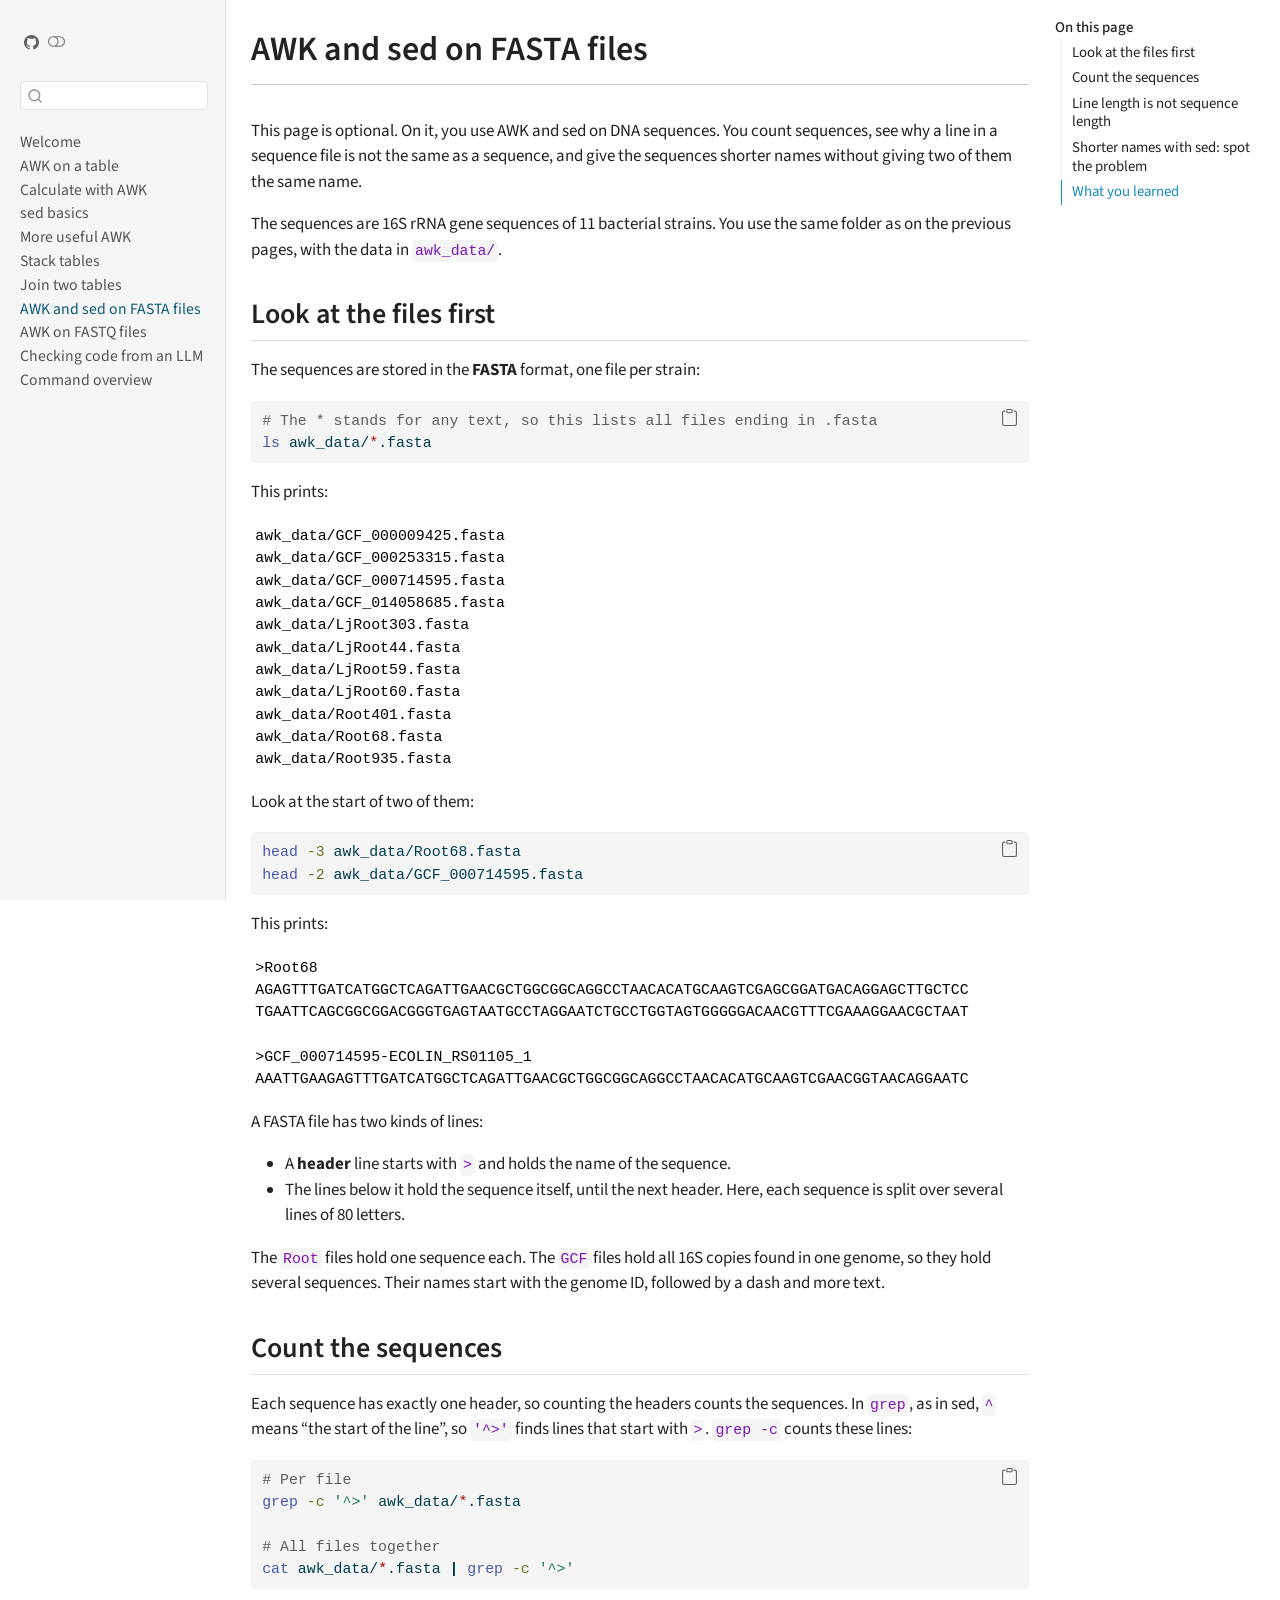
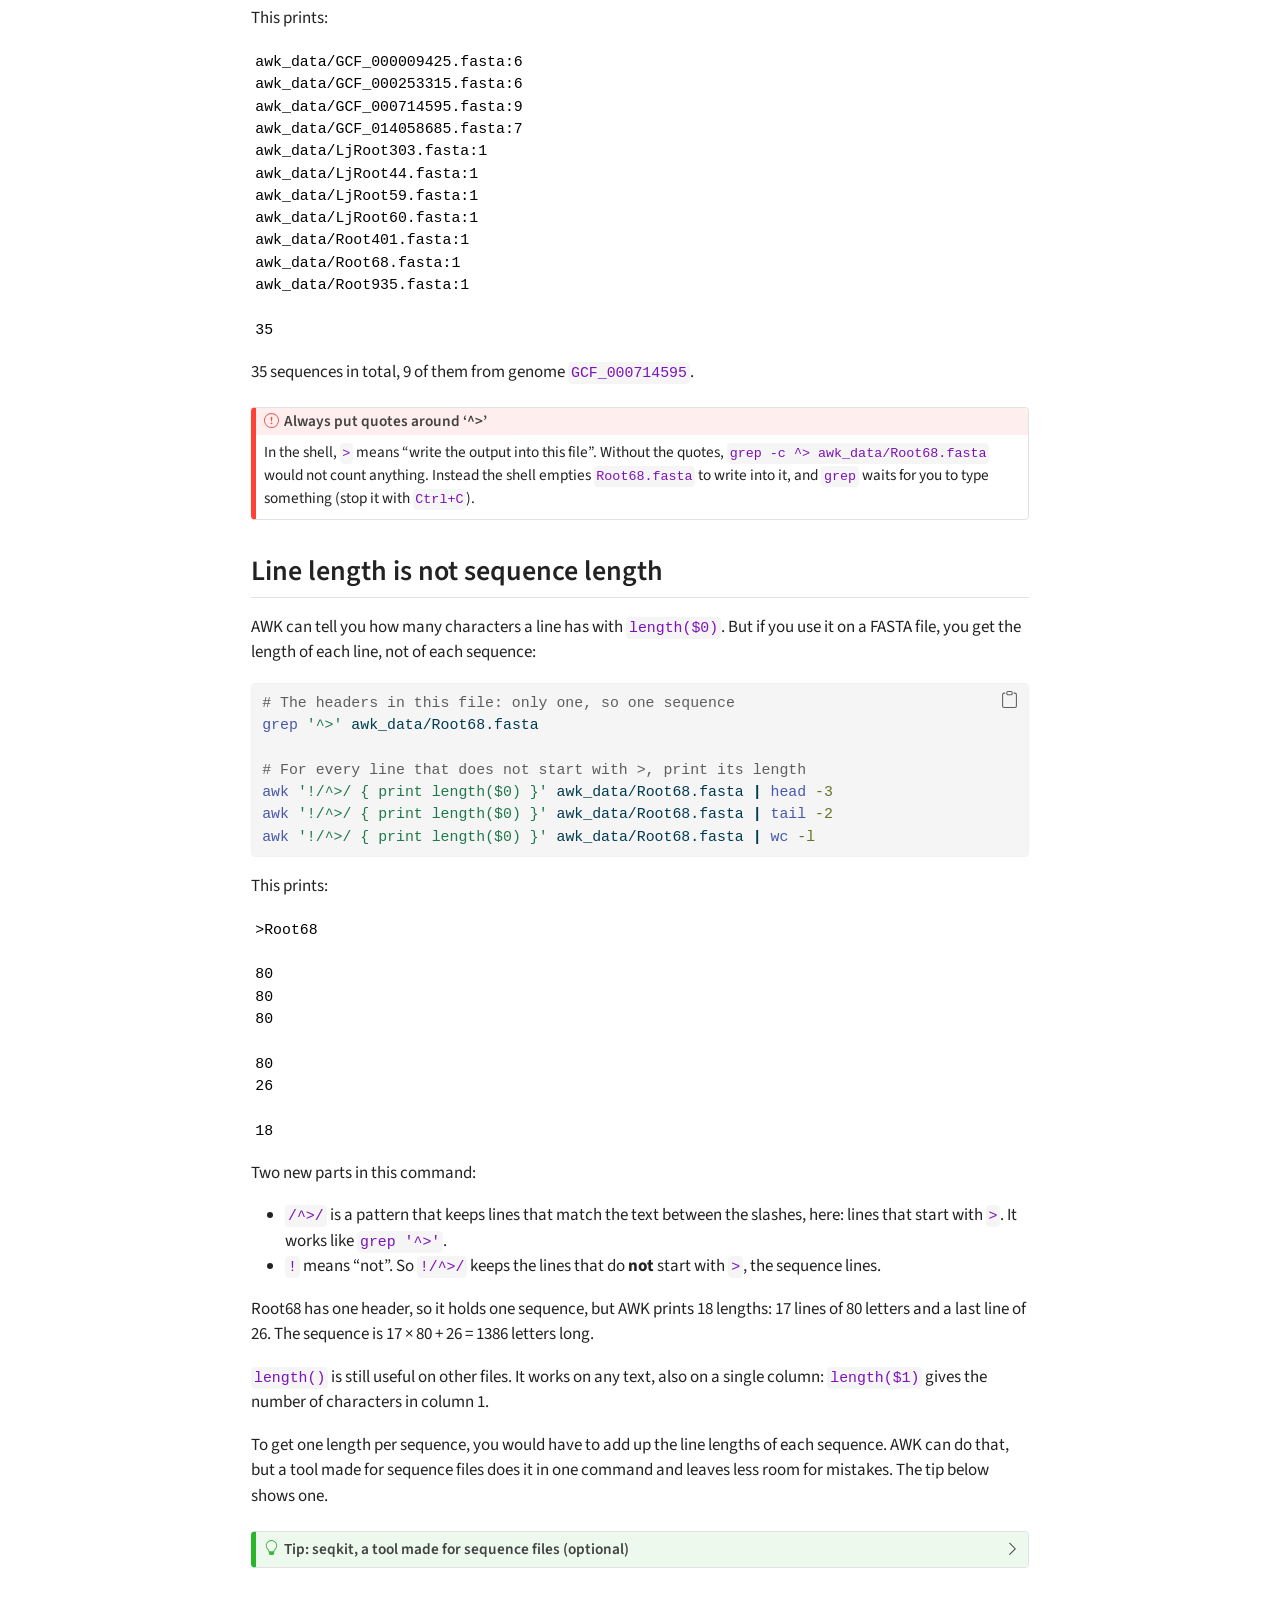
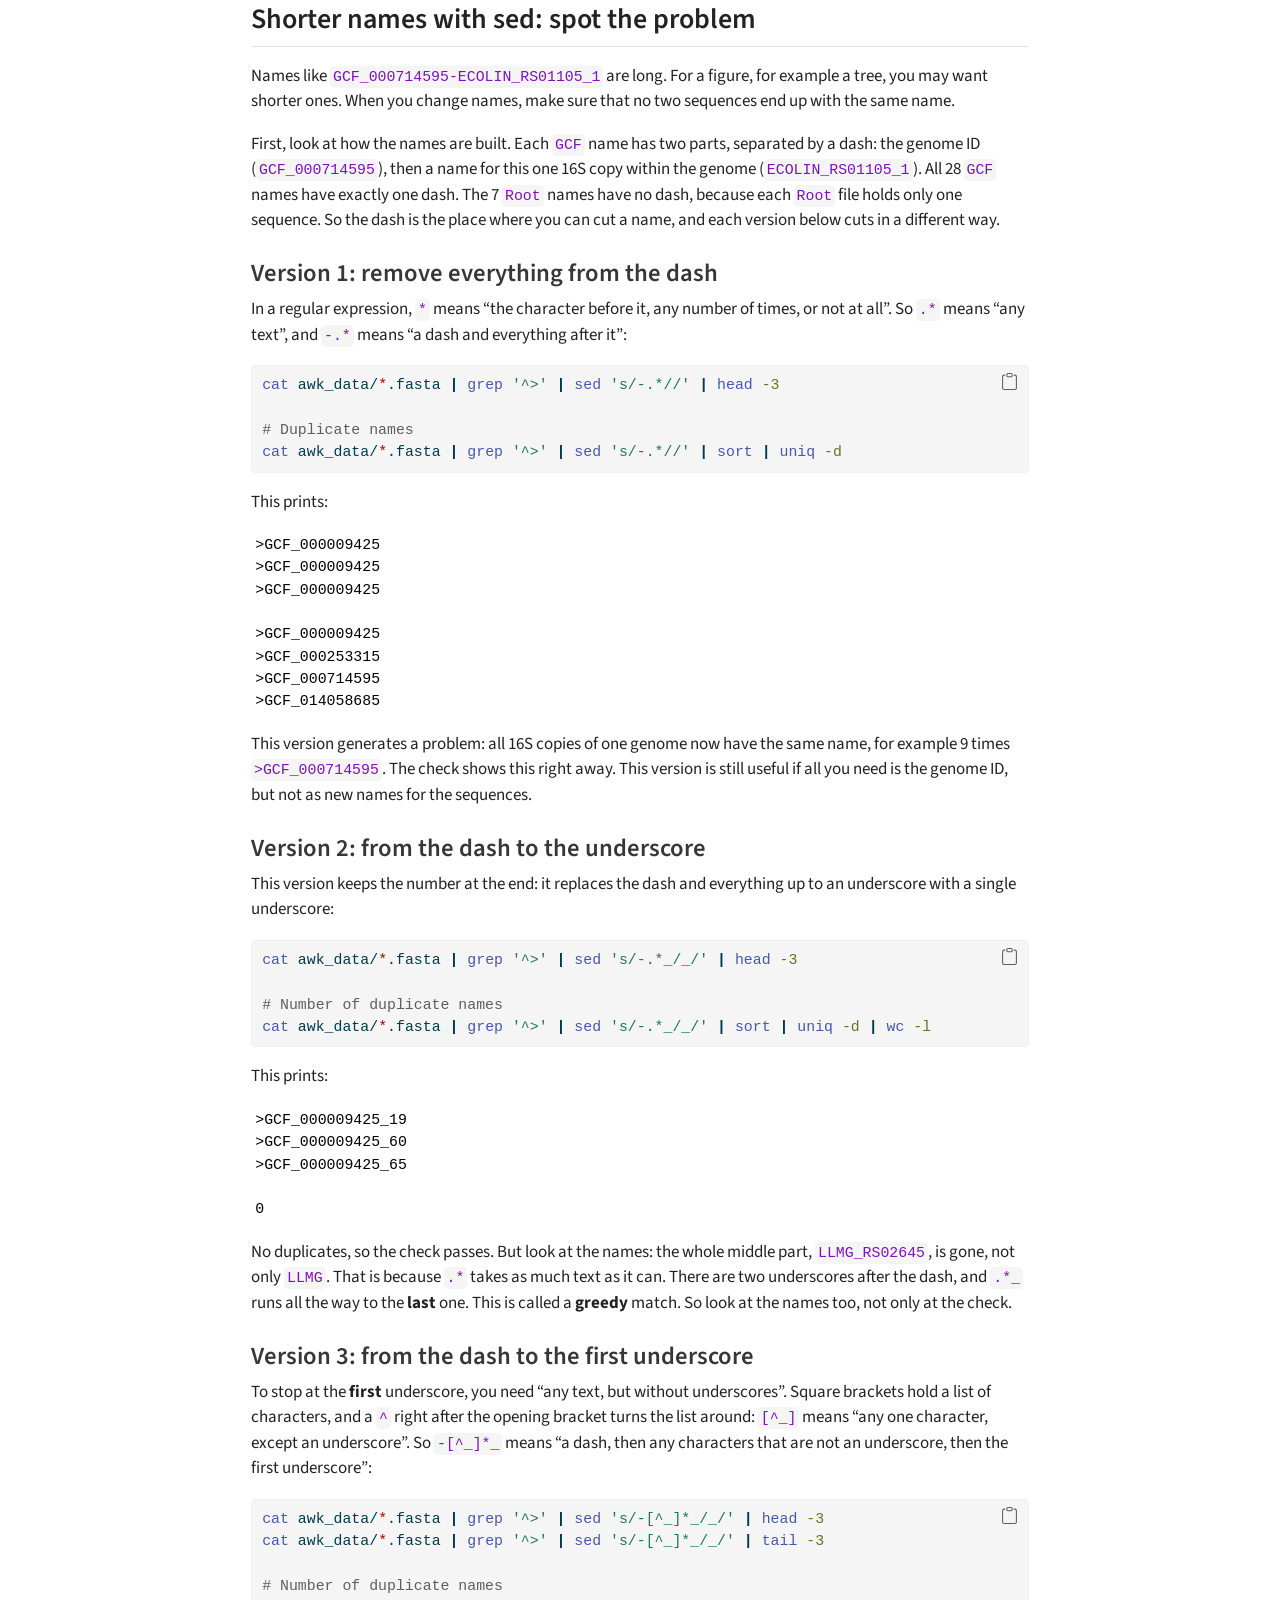
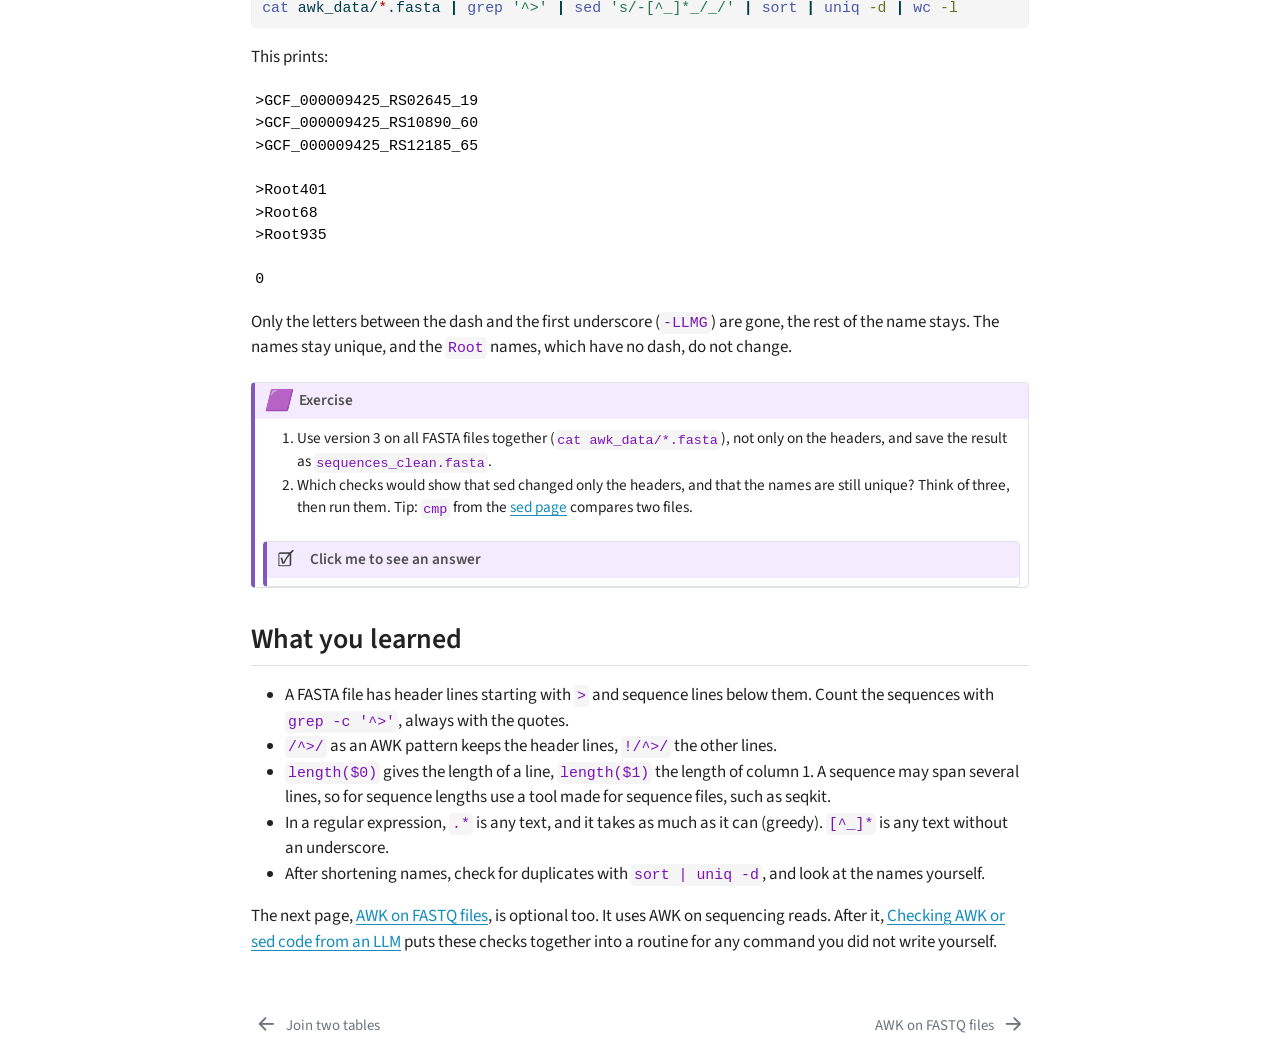
<file: docs/source/awk_fasta.html>
<!DOCTYPE html>
<html xmlns="http://www.w3.org/1999/xhtml" lang="en" xml:lang="en"><head>

<meta charset="utf-8">
<meta name="generator" content="quarto-1.8.25">

<meta name="viewport" content="width=device-width, initial-scale=1.0, user-scalable=yes">


<title>AWK and sed on FASTA files – Working with tables using AWK and sed</title>
<style>
code{white-space: pre-wrap;}
span.smallcaps{font-variant: small-caps;}
div.columns{display: flex; gap: min(4vw, 1.5em);}
div.column{flex: auto; overflow-x: auto;}
div.hanging-indent{margin-left: 1.5em; text-indent: -1.5em;}
ul.task-list{list-style: none;}
ul.task-list li input[type="checkbox"] {
  width: 0.8em;
  margin: 0 0.8em 0.2em -1em; /* quarto-specific, see https://github.com/quarto-dev/quarto-cli/issues/4556 */ 
  vertical-align: middle;
}
/* CSS for syntax highlighting */
html { -webkit-text-size-adjust: 100%; }
pre > code.sourceCode { white-space: pre; position: relative; }
pre > code.sourceCode > span { display: inline-block; line-height: 1.25; }
pre > code.sourceCode > span:empty { height: 1.2em; }
.sourceCode { overflow: visible; }
code.sourceCode > span { color: inherit; text-decoration: inherit; }
div.sourceCode { margin: 1em 0; }
pre.sourceCode { margin: 0; }
@media screen {
div.sourceCode { overflow: auto; }
}
@media print {
pre > code.sourceCode { white-space: pre-wrap; }
pre > code.sourceCode > span { text-indent: -5em; padding-left: 5em; }
}
pre.numberSource code
  { counter-reset: source-line 0; }
pre.numberSource code > span
  { position: relative; left: -4em; counter-increment: source-line; }
pre.numberSource code > span > a:first-child::before
  { content: counter(source-line);
    position: relative; left: -1em; text-align: right; vertical-align: baseline;
    border: none; display: inline-block;
    -webkit-touch-callout: none; -webkit-user-select: none;
    -khtml-user-select: none; -moz-user-select: none;
    -ms-user-select: none; user-select: none;
    padding: 0 4px; width: 4em;
  }
pre.numberSource { margin-left: 3em;  padding-left: 4px; }
div.sourceCode
  {   }
@media screen {
pre > code.sourceCode > span > a:first-child::before { text-decoration: underline; }
}
</style>


<script src="../site_libs/quarto-nav/quarto-nav.js"></script>
<script src="../site_libs/quarto-nav/headroom.min.js"></script>
<script src="../site_libs/clipboard/clipboard.min.js"></script>
<script src="../site_libs/quarto-search/autocomplete.umd.js"></script>
<script src="../site_libs/quarto-search/fuse.min.js"></script>
<script src="../site_libs/quarto-search/quarto-search.js"></script>
<meta name="quarto:offset" content="../">
<link href="../source/awk_fastq.html" rel="next">
<link href="../source/awk_join.html" rel="prev">
<script src="../site_libs/quarto-html/quarto.js" type="module"></script>
<script src="../site_libs/quarto-html/tabsets/tabsets.js" type="module"></script>
<script src="../site_libs/quarto-html/axe/axe-check.js" type="module"></script>
<script src="../site_libs/quarto-html/popper.min.js"></script>
<script src="../site_libs/quarto-html/tippy.umd.min.js"></script>
<script src="../site_libs/quarto-html/anchor.min.js"></script>
<link href="../site_libs/quarto-html/tippy.css" rel="stylesheet">
<link href="../site_libs/quarto-html/quarto-syntax-highlighting-7b89279ff1a6dce999919e0e67d4d9ec.css" rel="stylesheet" class="quarto-color-scheme" id="quarto-text-highlighting-styles">
<link href="../site_libs/quarto-html/quarto-syntax-highlighting-dark-707d8167ce6003fca903bfe2be84ab7f.css" rel="stylesheet" class="quarto-color-scheme quarto-color-alternate" id="quarto-text-highlighting-styles">
<link href="../site_libs/quarto-html/quarto-syntax-highlighting-7b89279ff1a6dce999919e0e67d4d9ec.css" rel="stylesheet" class="quarto-color-scheme-extra" id="quarto-text-highlighting-styles">
<script src="../site_libs/bootstrap/bootstrap.min.js"></script>
<link href="../site_libs/bootstrap/bootstrap-icons.css" rel="stylesheet">
<link href="../site_libs/bootstrap/bootstrap-07ba6b261650929f6c0e3bf61f8c80ad.min.css" rel="stylesheet" append-hash="true" class="quarto-color-scheme" id="quarto-bootstrap" data-mode="light">
<link href="../site_libs/bootstrap/bootstrap-dark-5290abd680639bf24a9d861acc7641a1.min.css" rel="stylesheet" append-hash="true" class="quarto-color-scheme quarto-color-alternate" id="quarto-bootstrap" data-mode="dark">
<link href="../site_libs/bootstrap/bootstrap-07ba6b261650929f6c0e3bf61f8c80ad.min.css" rel="stylesheet" append-hash="true" class="quarto-color-scheme-extra" id="quarto-bootstrap" data-mode="light">
<script id="quarto-search-options" type="application/json">{
  "location": "sidebar",
  "copy-button": false,
  "collapse-after": 3,
  "panel-placement": "start",
  "type": "textbox",
  "limit": 50,
  "keyboard-shortcut": [
    "f",
    "/",
    "s"
  ],
  "show-item-context": false,
  "language": {
    "search-no-results-text": "No results",
    "search-matching-documents-text": "matching documents",
    "search-copy-link-title": "Copy link to search",
    "search-hide-matches-text": "Hide additional matches",
    "search-more-match-text": "more match in this document",
    "search-more-matches-text": "more matches in this document",
    "search-clear-button-title": "Clear",
    "search-text-placeholder": "",
    "search-detached-cancel-button-title": "Cancel",
    "search-submit-button-title": "Submit",
    "search-label": "Search"
  }
}</script>


</head>

<body class="nav-sidebar docked quarto-light"><script id="quarto-html-before-body" type="application/javascript">
    const toggleBodyColorMode = (bsSheetEl) => {
      const mode = bsSheetEl.getAttribute("data-mode");
      const bodyEl = window.document.querySelector("body");
      if (mode === "dark") {
        bodyEl.classList.add("quarto-dark");
        bodyEl.classList.remove("quarto-light");
      } else {
        bodyEl.classList.add("quarto-light");
        bodyEl.classList.remove("quarto-dark");
      }
    }
    const toggleBodyColorPrimary = () => {
      const bsSheetEl = window.document.querySelector("link#quarto-bootstrap:not([rel=disabled-stylesheet])");
      if (bsSheetEl) {
        toggleBodyColorMode(bsSheetEl);
      }
    }
    const setColorSchemeToggle = (alternate) => {
      const toggles = window.document.querySelectorAll('.quarto-color-scheme-toggle');
      for (let i=0; i < toggles.length; i++) {
        const toggle = toggles[i];
        if (toggle) {
          if (alternate) {
            toggle.classList.add("alternate");
          } else {
            toggle.classList.remove("alternate");
          }
        }
      }
    };
    const toggleColorMode = (alternate) => {
      // Switch the stylesheets
      const primaryStylesheets = window.document.querySelectorAll('link.quarto-color-scheme:not(.quarto-color-alternate)');
      const alternateStylesheets = window.document.querySelectorAll('link.quarto-color-scheme.quarto-color-alternate');
      manageTransitions('#quarto-margin-sidebar .nav-link', false);
      if (alternate) {
        // note: dark is layered on light, we don't disable primary!
        enableStylesheet(alternateStylesheets);
        for (const sheetNode of alternateStylesheets) {
          if (sheetNode.id === "quarto-bootstrap") {
            toggleBodyColorMode(sheetNode);
          }
        }
      } else {
        disableStylesheet(alternateStylesheets);
        enableStylesheet(primaryStylesheets)
        toggleBodyColorPrimary();
      }
      manageTransitions('#quarto-margin-sidebar .nav-link', true);
      // Switch the toggles
      setColorSchemeToggle(alternate)
      // Hack to workaround the fact that safari doesn't
      // properly recolor the scrollbar when toggling (#1455)
      if (navigator.userAgent.indexOf('Safari') > 0 && navigator.userAgent.indexOf('Chrome') == -1) {
        manageTransitions("body", false);
        window.scrollTo(0, 1);
        setTimeout(() => {
          window.scrollTo(0, 0);
          manageTransitions("body", true);
        }, 40);
      }
    }
    const disableStylesheet = (stylesheets) => {
      for (let i=0; i < stylesheets.length; i++) {
        const stylesheet = stylesheets[i];
        stylesheet.rel = 'disabled-stylesheet';
      }
    }
    const enableStylesheet = (stylesheets) => {
      for (let i=0; i < stylesheets.length; i++) {
        const stylesheet = stylesheets[i];
        if(stylesheet.rel !== 'stylesheet') { // for Chrome, which will still FOUC without this check
          stylesheet.rel = 'stylesheet';
        }
      }
    }
    const manageTransitions = (selector, allowTransitions) => {
      const els = window.document.querySelectorAll(selector);
      for (let i=0; i < els.length; i++) {
        const el = els[i];
        if (allowTransitions) {
          el.classList.remove('notransition');
        } else {
          el.classList.add('notransition');
        }
      }
    }
    const isFileUrl = () => {
      return window.location.protocol === 'file:';
    }
    const hasAlternateSentinel = () => {
      let styleSentinel = getColorSchemeSentinel();
      if (styleSentinel !== null) {
        return styleSentinel === "alternate";
      } else {
        return false;
      }
    }
    const setStyleSentinel = (alternate) => {
      const value = alternate ? "alternate" : "default";
      if (!isFileUrl()) {
        window.localStorage.setItem("quarto-color-scheme", value);
      } else {
        localAlternateSentinel = value;
      }
    }
    const getColorSchemeSentinel = () => {
      if (!isFileUrl()) {
        const storageValue = window.localStorage.getItem("quarto-color-scheme");
        return storageValue != null ? storageValue : localAlternateSentinel;
      } else {
        return localAlternateSentinel;
      }
    }
    const toggleGiscusIfUsed = (isAlternate, darkModeDefault) => {
      const baseTheme = document.querySelector('#giscus-base-theme')?.value ?? 'light';
      const alternateTheme = document.querySelector('#giscus-alt-theme')?.value ?? 'dark';
      let newTheme = '';
      if(authorPrefersDark) {
        newTheme = isAlternate ? baseTheme : alternateTheme;
      } else {
        newTheme = isAlternate ? alternateTheme : baseTheme;
      }
      const changeGiscusTheme = () => {
        // From: https://github.com/giscus/giscus/issues/336
        const sendMessage = (message) => {
          const iframe = document.querySelector('iframe.giscus-frame');
          if (!iframe) return;
          iframe.contentWindow.postMessage({ giscus: message }, 'https://giscus.app');
        }
        sendMessage({
          setConfig: {
            theme: newTheme
          }
        });
      }
      const isGiscussLoaded = window.document.querySelector('iframe.giscus-frame') !== null;
      if (isGiscussLoaded) {
        changeGiscusTheme();
      }
    };
    const authorPrefersDark = false;
    const darkModeDefault = authorPrefersDark;
      document.querySelector('link#quarto-text-highlighting-styles.quarto-color-scheme-extra').rel = 'disabled-stylesheet';
      document.querySelector('link#quarto-bootstrap.quarto-color-scheme-extra').rel = 'disabled-stylesheet';
    let localAlternateSentinel = darkModeDefault ? 'alternate' : 'default';
    // Dark / light mode switch
    window.quartoToggleColorScheme = () => {
      // Read the current dark / light value
      let toAlternate = !hasAlternateSentinel();
      toggleColorMode(toAlternate);
      setStyleSentinel(toAlternate);
      toggleGiscusIfUsed(toAlternate, darkModeDefault);
      window.dispatchEvent(new Event('resize'));
    };
    // Switch to dark mode if need be
    if (hasAlternateSentinel()) {
      toggleColorMode(true);
    } else {
      toggleColorMode(false);
    }
  </script>

<div id="quarto-search-results"></div>
  <header id="quarto-header" class="headroom fixed-top">
  <nav class="quarto-secondary-nav">
    <div class="container-fluid d-flex">
      <button type="button" class="quarto-btn-toggle btn" data-bs-toggle="collapse" role="button" data-bs-target=".quarto-sidebar-collapse-item" aria-controls="quarto-sidebar" aria-expanded="false" aria-label="Toggle sidebar navigation" onclick="if (window.quartoToggleHeadroom) { window.quartoToggleHeadroom(); }">
        <i class="bi bi-layout-text-sidebar-reverse"></i>
      </button>
        <nav class="quarto-page-breadcrumbs" aria-label="breadcrumb"><ol class="breadcrumb"><li class="breadcrumb-item"><a href="../source/awk_fasta.html">AWK and sed on FASTA files</a></li></ol></nav>
        <a class="flex-grow-1" role="navigation" data-bs-toggle="collapse" data-bs-target=".quarto-sidebar-collapse-item" aria-controls="quarto-sidebar" aria-expanded="false" aria-label="Toggle sidebar navigation" onclick="if (window.quartoToggleHeadroom) { window.quartoToggleHeadroom(); }">      
        </a>
      <button type="button" class="btn quarto-search-button" aria-label="Search" onclick="window.quartoOpenSearch();">
        <i class="bi bi-search"></i>
      </button>
    </div>
  </nav>
</header>
<!-- content -->
<div id="quarto-content" class="quarto-container page-columns page-rows-contents page-layout-article">
<!-- sidebar -->
  <nav id="quarto-sidebar" class="sidebar collapse collapse-horizontal quarto-sidebar-collapse-item sidebar-navigation docked overflow-auto">
    <div class="pt-lg-2 mt-2 text-left sidebar-header">
      <a href="../index.html" class="sidebar-logo-link">
      </a>
      <div class="sidebar-tools-main">
    <a href="https://github.com/ndombrowski/AWK_tutorial" title="" class="quarto-navigation-tool px-1" aria-label=""><i class="bi bi-github"></i></a>
  <a href="" class="quarto-color-scheme-toggle quarto-navigation-tool  px-1" onclick="window.quartoToggleColorScheme(); return false;" title="Toggle dark mode"><i class="bi"></i></a>
</div>
      </div>
        <div class="mt-2 flex-shrink-0 align-items-center">
        <div class="sidebar-search">
        <div id="quarto-search" class="" title="Search"></div>
        </div>
        </div>
    <div class="sidebar-menu-container"> 
    <ul class="list-unstyled mt-1">
        <li class="sidebar-item">
  <div class="sidebar-item-container"> 
  <a href="../index.html" class="sidebar-item-text sidebar-link">
 <span class="menu-text">Welcome</span></a>
  </div>
</li>
        <li class="sidebar-item">
  <div class="sidebar-item-container"> 
  <a href="../source/awk_table.html" class="sidebar-item-text sidebar-link">
 <span class="menu-text">AWK on a table</span></a>
  </div>
</li>
        <li class="sidebar-item">
  <div class="sidebar-item-container"> 
  <a href="../source/awk_calc.html" class="sidebar-item-text sidebar-link">
 <span class="menu-text">Calculate with AWK</span></a>
  </div>
</li>
        <li class="sidebar-item">
  <div class="sidebar-item-container"> 
  <a href="../source/sed_basics.html" class="sidebar-item-text sidebar-link">
 <span class="menu-text">sed basics</span></a>
  </div>
</li>
        <li class="sidebar-item">
  <div class="sidebar-item-container"> 
  <a href="../source/awk_more.html" class="sidebar-item-text sidebar-link">
 <span class="menu-text">More useful AWK</span></a>
  </div>
</li>
        <li class="sidebar-item">
  <div class="sidebar-item-container"> 
  <a href="../source/awk_combine.html" class="sidebar-item-text sidebar-link">
 <span class="menu-text">Stack tables</span></a>
  </div>
</li>
        <li class="sidebar-item">
  <div class="sidebar-item-container"> 
  <a href="../source/awk_join.html" class="sidebar-item-text sidebar-link">
 <span class="menu-text">Join two tables</span></a>
  </div>
</li>
        <li class="sidebar-item">
  <div class="sidebar-item-container"> 
  <a href="../source/awk_fasta.html" class="sidebar-item-text sidebar-link active">
 <span class="menu-text">AWK and sed on FASTA files</span></a>
  </div>
</li>
        <li class="sidebar-item">
  <div class="sidebar-item-container"> 
  <a href="../source/awk_fastq.html" class="sidebar-item-text sidebar-link">
 <span class="menu-text">AWK on FASTQ files</span></a>
  </div>
</li>
        <li class="sidebar-item">
  <div class="sidebar-item-container"> 
  <a href="../source/check_llm_code.html" class="sidebar-item-text sidebar-link">
 <span class="menu-text">Checking code from an LLM</span></a>
  </div>
</li>
        <li class="sidebar-item">
  <div class="sidebar-item-container"> 
  <a href="../source/cheat_sheet.html" class="sidebar-item-text sidebar-link">
 <span class="menu-text">Command overview</span></a>
  </div>
</li>
    </ul>
    </div>
</nav>
<div id="quarto-sidebar-glass" class="quarto-sidebar-collapse-item" data-bs-toggle="collapse" data-bs-target=".quarto-sidebar-collapse-item"></div>
<!-- margin-sidebar -->
    <div id="quarto-margin-sidebar" class="sidebar margin-sidebar">
        <nav id="TOC" role="doc-toc" class="toc-active">
    <h2 id="toc-title">On this page</h2>
   
  <ul>
  <li><a href="#look-at-the-files-first" id="toc-look-at-the-files-first" class="nav-link active" data-scroll-target="#look-at-the-files-first">Look at the files first</a></li>
  <li><a href="#count-the-sequences" id="toc-count-the-sequences" class="nav-link" data-scroll-target="#count-the-sequences">Count the sequences</a></li>
  <li><a href="#line-length-is-not-sequence-length" id="toc-line-length-is-not-sequence-length" class="nav-link" data-scroll-target="#line-length-is-not-sequence-length">Line length is not sequence length</a></li>
  <li><a href="#shorter-names-with-sed-spot-the-problem" id="toc-shorter-names-with-sed-spot-the-problem" class="nav-link" data-scroll-target="#shorter-names-with-sed-spot-the-problem">Shorter names with sed: spot the problem</a>
  <ul class="collapse">
  <li><a href="#version-1-remove-everything-from-the-dash" id="toc-version-1-remove-everything-from-the-dash" class="nav-link" data-scroll-target="#version-1-remove-everything-from-the-dash">Version 1: remove everything from the dash</a></li>
  <li><a href="#version-2-from-the-dash-to-the-underscore" id="toc-version-2-from-the-dash-to-the-underscore" class="nav-link" data-scroll-target="#version-2-from-the-dash-to-the-underscore">Version 2: from the dash to the underscore</a></li>
  <li><a href="#version-3-from-the-dash-to-the-first-underscore" id="toc-version-3-from-the-dash-to-the-first-underscore" class="nav-link" data-scroll-target="#version-3-from-the-dash-to-the-first-underscore">Version 3: from the dash to the first underscore</a></li>
  </ul></li>
  <li><a href="#what-you-learned" id="toc-what-you-learned" class="nav-link" data-scroll-target="#what-you-learned">What you learned</a></li>
  </ul>
</nav>
    </div>
<!-- main -->
<main class="content" id="quarto-document-content">


<header id="title-block-header" class="quarto-title-block default">
<div class="quarto-title">
<h1 class="title">AWK and sed on FASTA files</h1>
</div>



<div class="quarto-title-meta">

    
  
    
  </div>
  


</header>


<p>This page is optional. On it, you use AWK and sed on DNA sequences. You count sequences, see why a line in a sequence file is not the same as a sequence, and give the sequences shorter names without giving two of them the same name.</p>
<p>The sequences are 16S rRNA gene sequences of 11 bacterial strains. You use the same folder as on the previous pages, with the data in <code>awk_data/</code>.</p>
<section id="look-at-the-files-first" class="level2">
<h2 class="anchored" data-anchor-id="look-at-the-files-first">Look at the files first</h2>
<p>The sequences are stored in the <strong>FASTA</strong> format, one file per strain:</p>
<div class="cell">
<div class="code-copy-outer-scaffold"><div class="sourceCode cell-code" id="cb1"><pre class="sourceCode bash code-with-copy"><code class="sourceCode bash"><span id="cb1-1"><a href="#cb1-1" aria-hidden="true" tabindex="-1"></a><span class="co"># The * stands for any text, so this lists all files ending in .fasta</span></span>
<span id="cb1-2"><a href="#cb1-2" aria-hidden="true" tabindex="-1"></a><span class="fu">ls</span> awk_data/<span class="pp">*</span>.fasta</span></code></pre></div><button title="Copy to Clipboard" class="code-copy-button"><i class="bi"></i></button></div>
</div>
<p>This prints:</p>
<pre><code>awk_data/GCF_000009425.fasta
awk_data/GCF_000253315.fasta
awk_data/GCF_000714595.fasta
awk_data/GCF_014058685.fasta
awk_data/LjRoot303.fasta
awk_data/LjRoot44.fasta
awk_data/LjRoot59.fasta
awk_data/LjRoot60.fasta
awk_data/Root401.fasta
awk_data/Root68.fasta
awk_data/Root935.fasta</code></pre>
<p>Look at the start of two of them:</p>
<div class="cell">
<div class="code-copy-outer-scaffold"><div class="sourceCode cell-code" id="cb3"><pre class="sourceCode bash code-with-copy"><code class="sourceCode bash"><span id="cb3-1"><a href="#cb3-1" aria-hidden="true" tabindex="-1"></a><span class="fu">head</span> <span class="at">-3</span> awk_data/Root68.fasta</span>
<span id="cb3-2"><a href="#cb3-2" aria-hidden="true" tabindex="-1"></a><span class="fu">head</span> <span class="at">-2</span> awk_data/GCF_000714595.fasta</span></code></pre></div><button title="Copy to Clipboard" class="code-copy-button"><i class="bi"></i></button></div>
</div>
<p>This prints:</p>
<pre><code>&gt;Root68
AGAGTTTGATCATGGCTCAGATTGAACGCTGGCGGCAGGCCTAACACATGCAAGTCGAGCGGATGACAGGAGCTTGCTCC
TGAATTCAGCGGCGGACGGGTGAGTAATGCCTAGGAATCTGCCTGGTAGTGGGGGACAACGTTTCGAAAGGAACGCTAAT

&gt;GCF_000714595-ECOLIN_RS01105_1
AAATTGAAGAGTTTGATCATGGCTCAGATTGAACGCTGGCGGCAGGCCTAACACATGCAAGTCGAACGGTAACAGGAATC</code></pre>
<p>A FASTA file has two kinds of lines:</p>
<ul>
<li>A <strong>header</strong> line starts with <code>&gt;</code> and holds the name of the sequence.</li>
<li>The lines below it hold the sequence itself, until the next header. Here, each sequence is split over several lines of 80 letters.</li>
</ul>
<p>The <code>Root</code> files hold one sequence each. The <code>GCF</code> files hold all 16S copies found in one genome, so they hold several sequences. Their names start with the genome ID, followed by a dash and more text.</p>
</section>
<section id="count-the-sequences" class="level2">
<h2 class="anchored" data-anchor-id="count-the-sequences">Count the sequences</h2>
<p>Each sequence has exactly one header, so counting the headers counts the sequences. In <code>grep</code>, as in sed, <code>^</code> means “the start of the line”, so <code>'^&gt;'</code> finds lines that start with <code>&gt;</code>. <code>grep -c</code> counts these lines:</p>
<div class="cell">
<div class="code-copy-outer-scaffold"><div class="sourceCode cell-code" id="cb5"><pre class="sourceCode bash code-with-copy"><code class="sourceCode bash"><span id="cb5-1"><a href="#cb5-1" aria-hidden="true" tabindex="-1"></a><span class="co"># Per file</span></span>
<span id="cb5-2"><a href="#cb5-2" aria-hidden="true" tabindex="-1"></a><span class="fu">grep</span> <span class="at">-c</span> <span class="st">'^&gt;'</span> awk_data/<span class="pp">*</span>.fasta</span>
<span id="cb5-3"><a href="#cb5-3" aria-hidden="true" tabindex="-1"></a></span>
<span id="cb5-4"><a href="#cb5-4" aria-hidden="true" tabindex="-1"></a><span class="co"># All files together</span></span>
<span id="cb5-5"><a href="#cb5-5" aria-hidden="true" tabindex="-1"></a><span class="fu">cat</span> awk_data/<span class="pp">*</span>.fasta <span class="kw">|</span> <span class="fu">grep</span> <span class="at">-c</span> <span class="st">'^&gt;'</span></span></code></pre></div><button title="Copy to Clipboard" class="code-copy-button"><i class="bi"></i></button></div>
</div>
<p>This prints:</p>
<pre><code>awk_data/GCF_000009425.fasta:6
awk_data/GCF_000253315.fasta:6
awk_data/GCF_000714595.fasta:9
awk_data/GCF_014058685.fasta:7
awk_data/LjRoot303.fasta:1
awk_data/LjRoot44.fasta:1
awk_data/LjRoot59.fasta:1
awk_data/LjRoot60.fasta:1
awk_data/Root401.fasta:1
awk_data/Root68.fasta:1
awk_data/Root935.fasta:1

35</code></pre>
<p>35 sequences in total, 9 of them from genome <code>GCF_000714595</code>.</p>
<div class="callout callout-style-default callout-important callout-titled" title="Always put quotes around '^>'">
<div class="callout-header d-flex align-content-center">
<div class="callout-icon-container">
<i class="callout-icon"></i>
</div>
<div class="callout-title-container flex-fill">
<span class="screen-reader-only">Important</span>Always put quotes around ‘^&gt;’
</div>
</div>
<div class="callout-body-container callout-body">
<p>In the shell, <code>&gt;</code> means “write the output into this file”. Without the quotes, <code>grep -c ^&gt; awk_data/Root68.fasta</code> would not count anything. Instead the shell empties <code>Root68.fasta</code> to write into it, and <code>grep</code> waits for you to type something (stop it with <code>Ctrl+C</code>).</p>
</div>
</div>
</section>
<section id="line-length-is-not-sequence-length" class="level2">
<h2 class="anchored" data-anchor-id="line-length-is-not-sequence-length">Line length is not sequence length</h2>
<p>AWK can tell you how many characters a line has with <code>length($0)</code>. But if you use it on a FASTA file, you get the length of each line, not of each sequence:</p>
<div class="cell">
<div class="code-copy-outer-scaffold"><div class="sourceCode cell-code" id="cb7"><pre class="sourceCode bash code-with-copy"><code class="sourceCode bash"><span id="cb7-1"><a href="#cb7-1" aria-hidden="true" tabindex="-1"></a><span class="co"># The headers in this file: only one, so one sequence</span></span>
<span id="cb7-2"><a href="#cb7-2" aria-hidden="true" tabindex="-1"></a><span class="fu">grep</span> <span class="st">'^&gt;'</span> awk_data/Root68.fasta</span>
<span id="cb7-3"><a href="#cb7-3" aria-hidden="true" tabindex="-1"></a></span>
<span id="cb7-4"><a href="#cb7-4" aria-hidden="true" tabindex="-1"></a><span class="co"># For every line that does not start with &gt;, print its length</span></span>
<span id="cb7-5"><a href="#cb7-5" aria-hidden="true" tabindex="-1"></a><span class="fu">awk</span> <span class="st">'!/^&gt;/ { print length($0) }'</span> awk_data/Root68.fasta <span class="kw">|</span> <span class="fu">head</span> <span class="at">-3</span></span>
<span id="cb7-6"><a href="#cb7-6" aria-hidden="true" tabindex="-1"></a><span class="fu">awk</span> <span class="st">'!/^&gt;/ { print length($0) }'</span> awk_data/Root68.fasta <span class="kw">|</span> <span class="fu">tail</span> <span class="at">-2</span></span>
<span id="cb7-7"><a href="#cb7-7" aria-hidden="true" tabindex="-1"></a><span class="fu">awk</span> <span class="st">'!/^&gt;/ { print length($0) }'</span> awk_data/Root68.fasta <span class="kw">|</span> <span class="fu">wc</span> <span class="at">-l</span></span></code></pre></div><button title="Copy to Clipboard" class="code-copy-button"><i class="bi"></i></button></div>
</div>
<p>This prints:</p>
<pre><code>&gt;Root68

80
80
80

80
26

18</code></pre>
<p>Two new parts in this command:</p>
<ul>
<li><code>/^&gt;/</code> is a pattern that keeps lines that match the text between the slashes, here: lines that start with <code>&gt;</code>. It works like <code>grep '^&gt;'</code>.</li>
<li><code>!</code> means “not”. So <code>!/^&gt;/</code> keeps the lines that do <strong>not</strong> start with <code>&gt;</code>, the sequence lines.</li>
</ul>
<p>Root68 has one header, so it holds one sequence, but AWK prints 18 lengths: 17 lines of 80 letters and a last line of 26. The sequence is 17 × 80 + 26 = 1386 letters long.</p>
<p><code>length()</code> is still useful on other files. It works on any text, also on a single column: <code>length($1)</code> gives the number of characters in column 1.</p>
<p>To get one length per sequence, you would have to add up the line lengths of each sequence. AWK can do that, but a tool made for sequence files does it in one command and leaves less room for mistakes. The tip below shows one.</p>
<div class="callout callout-style-default callout-tip callout-titled" title="Tip: seqkit, a tool made for sequence files (optional)">
<div class="callout-header d-flex align-content-center collapsed" data-bs-toggle="collapse" data-bs-target=".callout-2-contents" aria-controls="callout-2" aria-expanded="false" aria-label="Toggle callout">
<div class="callout-icon-container">
<i class="callout-icon"></i>
</div>
<div class="callout-title-container flex-fill">
<span class="screen-reader-only">Tip</span>Tip: seqkit, a tool made for sequence files (optional)
</div>
<div class="callout-btn-toggle d-inline-block border-0 py-1 ps-1 pe-0 float-end"><i class="callout-toggle"></i></div>
</div>
<div id="callout-2" class="callout-2-contents callout-collapse collapse">
<div class="callout-body-container callout-body">
<p>seqkit is one example of a tool made for sequence files. <code>seqkit fx2tab</code> turns a FASTA file into a table. With <code>-n</code> it keeps only the names (not the sequences), and with <code>-l</code> it adds the length of each sequence:</p>
<div class="cell">
<div class="code-copy-outer-scaffold"><div class="sourceCode cell-code" id="cb9"><pre class="sourceCode bash code-with-copy"><code class="sourceCode bash"><span id="cb9-1"><a href="#cb9-1" aria-hidden="true" tabindex="-1"></a><span class="co"># Name and length of one sequence</span></span>
<span id="cb9-2"><a href="#cb9-2" aria-hidden="true" tabindex="-1"></a><span class="ex">seqkit</span> fx2tab <span class="at">-n</span> <span class="at">-l</span> awk_data/Root68.fasta</span>
<span id="cb9-3"><a href="#cb9-3" aria-hidden="true" tabindex="-1"></a></span>
<span id="cb9-4"><a href="#cb9-4" aria-hidden="true" tabindex="-1"></a><span class="co"># Name and length of all sequences, saved as a table</span></span>
<span id="cb9-5"><a href="#cb9-5" aria-hidden="true" tabindex="-1"></a><span class="ex">seqkit</span> fx2tab <span class="at">-n</span> <span class="at">-l</span> awk_data/<span class="pp">*</span>.fasta <span class="op">&gt;</span> lengths.tsv</span>
<span id="cb9-6"><a href="#cb9-6" aria-hidden="true" tabindex="-1"></a><span class="fu">wc</span> <span class="at">-l</span> lengths.tsv</span>
<span id="cb9-7"><a href="#cb9-7" aria-hidden="true" tabindex="-1"></a><span class="fu">head</span> <span class="at">-3</span> lengths.tsv</span></code></pre></div><button title="Copy to Clipboard" class="code-copy-button"><i class="bi"></i></button></div>
</div>
<p>This prints:</p>
<pre><code>Root68  1386

35 lengths.tsv

GCF_000009425-LLMG_RS02645_19   1547
GCF_000009425-LLMG_RS10890_60   1547
GCF_000009425-LLMG_RS12185_65   1547</code></pre>
<p>Root68 is 1386 letters long, the same as the sum of its line lengths above. To see the shortest and the longest sequence, sort by column 2. In <code>sort -k2,2n</code>, <code>-k2,2</code> means “sort by column 2” and <code>n</code> means “as numbers”:</p>
<div class="cell">
<div class="code-copy-outer-scaffold"><div class="sourceCode cell-code" id="cb11"><pre class="sourceCode bash code-with-copy"><code class="sourceCode bash"><span id="cb11-1"><a href="#cb11-1" aria-hidden="true" tabindex="-1"></a><span class="fu">sort</span> <span class="at">-k2,2n</span> lengths.tsv <span class="kw">|</span> <span class="fu">head</span> <span class="at">-1</span></span>
<span id="cb11-2"><a href="#cb11-2" aria-hidden="true" tabindex="-1"></a><span class="fu">sort</span> <span class="at">-k2,2n</span> lengths.tsv <span class="kw">|</span> <span class="fu">tail</span> <span class="at">-1</span></span></code></pre></div><button title="Copy to Clipboard" class="code-copy-button"><i class="bi"></i></button></div>
</div>
<p>This prints:</p>
<pre><code>GCF_000714595-ECOLIN_RS27490_147    1363
GCF_000714595-ECOLIN_RS22205_97 1726</code></pre>
<p>All 35 sequences are between 1363 and 1726 letters long. You need to install seqkit first, though. AWK is already on almost every system, and the same AWK patterns work on any text file, not only on sequences.</p>
</div>
</div>
</div>
</section>
<section id="shorter-names-with-sed-spot-the-problem" class="level2">
<h2 class="anchored" data-anchor-id="shorter-names-with-sed-spot-the-problem">Shorter names with sed: spot the problem</h2>
<p>Names like <code>GCF_000714595-ECOLIN_RS01105_1</code> are long. For a figure, for example a tree, you may want shorter ones. When you change names, make sure that no two sequences end up with the same name.</p>
<p>First, look at how the names are built. Each <code>GCF</code> name has two parts, separated by a dash: the genome ID (<code>GCF_000714595</code>), then a name for this one 16S copy within the genome (<code>ECOLIN_RS01105_1</code>). All 28 <code>GCF</code> names have exactly one dash. The 7 <code>Root</code> names have no dash, because each <code>Root</code> file holds only one sequence. So the dash is the place where you can cut a name, and each version below cuts in a different way.</p>
<section id="version-1-remove-everything-from-the-dash" class="level3">
<h3 class="anchored" data-anchor-id="version-1-remove-everything-from-the-dash">Version 1: remove everything from the dash</h3>
<p>In a regular expression, <code>*</code> means “the character before it, any number of times, or not at all”. So <code>.*</code> means “any text”, and <code>-.*</code> means “a dash and everything after it”:</p>
<div class="cell">
<div class="code-copy-outer-scaffold"><div class="sourceCode cell-code" id="cb13"><pre class="sourceCode bash code-with-copy"><code class="sourceCode bash"><span id="cb13-1"><a href="#cb13-1" aria-hidden="true" tabindex="-1"></a><span class="fu">cat</span> awk_data/<span class="pp">*</span>.fasta <span class="kw">|</span> <span class="fu">grep</span> <span class="st">'^&gt;'</span> <span class="kw">|</span> <span class="fu">sed</span> <span class="st">'s/-.*//'</span> <span class="kw">|</span> <span class="fu">head</span> <span class="at">-3</span></span>
<span id="cb13-2"><a href="#cb13-2" aria-hidden="true" tabindex="-1"></a></span>
<span id="cb13-3"><a href="#cb13-3" aria-hidden="true" tabindex="-1"></a><span class="co"># Duplicate names</span></span>
<span id="cb13-4"><a href="#cb13-4" aria-hidden="true" tabindex="-1"></a><span class="fu">cat</span> awk_data/<span class="pp">*</span>.fasta <span class="kw">|</span> <span class="fu">grep</span> <span class="st">'^&gt;'</span> <span class="kw">|</span> <span class="fu">sed</span> <span class="st">'s/-.*//'</span> <span class="kw">|</span> <span class="fu">sort</span> <span class="kw">|</span> <span class="fu">uniq</span> <span class="at">-d</span></span></code></pre></div><button title="Copy to Clipboard" class="code-copy-button"><i class="bi"></i></button></div>
</div>
<p>This prints:</p>
<pre><code>&gt;GCF_000009425
&gt;GCF_000009425
&gt;GCF_000009425

&gt;GCF_000009425
&gt;GCF_000253315
&gt;GCF_000714595
&gt;GCF_014058685</code></pre>
<p>This version generates a problem: all 16S copies of one genome now have the same name, for example 9 times <code>&gt;GCF_000714595</code>. The check shows this right away. This version is still useful if all you need is the genome ID, but not as new names for the sequences.</p>
</section>
<section id="version-2-from-the-dash-to-the-underscore" class="level3">
<h3 class="anchored" data-anchor-id="version-2-from-the-dash-to-the-underscore">Version 2: from the dash to the underscore</h3>
<p>This version keeps the number at the end: it replaces the dash and everything up to an underscore with a single underscore:</p>
<div class="cell">
<div class="code-copy-outer-scaffold"><div class="sourceCode cell-code" id="cb15"><pre class="sourceCode bash code-with-copy"><code class="sourceCode bash"><span id="cb15-1"><a href="#cb15-1" aria-hidden="true" tabindex="-1"></a><span class="fu">cat</span> awk_data/<span class="pp">*</span>.fasta <span class="kw">|</span> <span class="fu">grep</span> <span class="st">'^&gt;'</span> <span class="kw">|</span> <span class="fu">sed</span> <span class="st">'s/-.*_/_/'</span> <span class="kw">|</span> <span class="fu">head</span> <span class="at">-3</span></span>
<span id="cb15-2"><a href="#cb15-2" aria-hidden="true" tabindex="-1"></a></span>
<span id="cb15-3"><a href="#cb15-3" aria-hidden="true" tabindex="-1"></a><span class="co"># Number of duplicate names</span></span>
<span id="cb15-4"><a href="#cb15-4" aria-hidden="true" tabindex="-1"></a><span class="fu">cat</span> awk_data/<span class="pp">*</span>.fasta <span class="kw">|</span> <span class="fu">grep</span> <span class="st">'^&gt;'</span> <span class="kw">|</span> <span class="fu">sed</span> <span class="st">'s/-.*_/_/'</span> <span class="kw">|</span> <span class="fu">sort</span> <span class="kw">|</span> <span class="fu">uniq</span> <span class="at">-d</span> <span class="kw">|</span> <span class="fu">wc</span> <span class="at">-l</span></span></code></pre></div><button title="Copy to Clipboard" class="code-copy-button"><i class="bi"></i></button></div>
</div>
<p>This prints:</p>
<pre><code>&gt;GCF_000009425_19
&gt;GCF_000009425_60
&gt;GCF_000009425_65

0</code></pre>
<p>No duplicates, so the check passes. But look at the names: the whole middle part, <code>LLMG_RS02645</code>, is gone, not only <code>LLMG</code>. That is because <code>.*</code> takes as much text as it can. There are two underscores after the dash, and <code>.*_</code> runs all the way to the <strong>last</strong> one. This is called a <strong>greedy</strong> match. So look at the names too, not only at the check.</p>
</section>
<section id="version-3-from-the-dash-to-the-first-underscore" class="level3">
<h3 class="anchored" data-anchor-id="version-3-from-the-dash-to-the-first-underscore">Version 3: from the dash to the first underscore</h3>
<p>To stop at the <strong>first</strong> underscore, you need “any text, but without underscores”. Square brackets hold a list of characters, and a <code>^</code> right after the opening bracket turns the list around: <code>[^_]</code> means “any one character, except an underscore”. So <code>-[^_]*_</code> means “a dash, then any characters that are not an underscore, then the first underscore”:</p>
<div class="cell">
<div class="code-copy-outer-scaffold"><div class="sourceCode cell-code" id="cb17"><pre class="sourceCode bash code-with-copy"><code class="sourceCode bash"><span id="cb17-1"><a href="#cb17-1" aria-hidden="true" tabindex="-1"></a><span class="fu">cat</span> awk_data/<span class="pp">*</span>.fasta <span class="kw">|</span> <span class="fu">grep</span> <span class="st">'^&gt;'</span> <span class="kw">|</span> <span class="fu">sed</span> <span class="st">'s/-[^_]*_/_/'</span> <span class="kw">|</span> <span class="fu">head</span> <span class="at">-3</span></span>
<span id="cb17-2"><a href="#cb17-2" aria-hidden="true" tabindex="-1"></a><span class="fu">cat</span> awk_data/<span class="pp">*</span>.fasta <span class="kw">|</span> <span class="fu">grep</span> <span class="st">'^&gt;'</span> <span class="kw">|</span> <span class="fu">sed</span> <span class="st">'s/-[^_]*_/_/'</span> <span class="kw">|</span> <span class="fu">tail</span> <span class="at">-3</span></span>
<span id="cb17-3"><a href="#cb17-3" aria-hidden="true" tabindex="-1"></a></span>
<span id="cb17-4"><a href="#cb17-4" aria-hidden="true" tabindex="-1"></a><span class="co"># Number of duplicate names</span></span>
<span id="cb17-5"><a href="#cb17-5" aria-hidden="true" tabindex="-1"></a><span class="fu">cat</span> awk_data/<span class="pp">*</span>.fasta <span class="kw">|</span> <span class="fu">grep</span> <span class="st">'^&gt;'</span> <span class="kw">|</span> <span class="fu">sed</span> <span class="st">'s/-[^_]*_/_/'</span> <span class="kw">|</span> <span class="fu">sort</span> <span class="kw">|</span> <span class="fu">uniq</span> <span class="at">-d</span> <span class="kw">|</span> <span class="fu">wc</span> <span class="at">-l</span></span></code></pre></div><button title="Copy to Clipboard" class="code-copy-button"><i class="bi"></i></button></div>
</div>
<p>This prints:</p>
<pre><code>&gt;GCF_000009425_RS02645_19
&gt;GCF_000009425_RS10890_60
&gt;GCF_000009425_RS12185_65

&gt;Root401
&gt;Root68
&gt;Root935

0</code></pre>
<p>Only the letters between the dash and the first underscore (<code>-LLMG</code>) are gone, the rest of the name stays. The names stay unique, and the <code>Root</code> names, which have no dash, do not change.</p>
<div class="callout callout-style-default callout-question callout-titled" title="Exercise">
<div class="callout-header d-flex align-content-center" data-bs-toggle="collapse" data-bs-target=".callout-4-contents" aria-controls="callout-4" aria-expanded="true" aria-label="Toggle callout">
<div class="callout-icon-container">
<i class="callout-icon"></i>
</div>
<div class="callout-title-container flex-fill">
<span class="screen-reader-only">Question</span>Exercise
</div>
<div class="callout-btn-toggle d-inline-block border-0 py-1 ps-1 pe-0 float-end"><i class="callout-toggle"></i></div>
</div>
<div id="callout-4" class="callout-4-contents callout-collapse collapse show">
<div class="callout-body-container callout-body">
<ol type="1">
<li>Use version 3 on all FASTA files together (<code>cat awk_data/*.fasta</code>), not only on the headers, and save the result as <code>sequences_clean.fasta</code>.</li>
<li>Which checks would show that sed changed only the headers, and that the names are still unique? Think of three, then run them. Tip: <code>cmp</code> from the <a href="../source/sed_basics.html">sed page</a> compares two files.</li>
</ol>
<div class="callout callout-style-default callout-answer callout-titled" title="Click me to see an answer">
<div class="callout-header d-flex align-content-center collapsed" data-bs-toggle="collapse" data-bs-target=".callout-3-contents" aria-controls="callout-3" aria-expanded="false" aria-label="Toggle callout">
<div class="callout-icon-container">
<i class="callout-icon"></i>
</div>
<div class="callout-title-container flex-fill">
<span class="screen-reader-only">Answer</span>Click me to see an answer
</div>
<div class="callout-btn-toggle d-inline-block border-0 py-1 ps-1 pe-0 float-end"><i class="callout-toggle"></i></div>
</div>
<div id="callout-3" class="callout-3-contents callout-collapse collapse">
<div class="callout-body-container callout-body">
<p>Three things could go wrong: a line gets lost, two headers get the same name, or sed changes a sequence line. One check for each:</p>
<div class="cell">
<div class="code-copy-outer-scaffold"><div class="sourceCode cell-code" id="cb19"><pre class="sourceCode bash code-with-copy"><code class="sourceCode bash"><span id="cb19-1"><a href="#cb19-1" aria-hidden="true" tabindex="-1"></a><span class="co"># 1. The sequence lines have no dash, so sed only changes the headers</span></span>
<span id="cb19-2"><a href="#cb19-2" aria-hidden="true" tabindex="-1"></a><span class="fu">cat</span> awk_data/<span class="pp">*</span>.fasta <span class="kw">|</span> <span class="fu">sed</span> <span class="st">'s/-[^_]*_/_/'</span> <span class="op">&gt;</span> sequences_clean.fasta</span>
<span id="cb19-3"><a href="#cb19-3" aria-hidden="true" tabindex="-1"></a></span>
<span id="cb19-4"><a href="#cb19-4" aria-hidden="true" tabindex="-1"></a><span class="co"># 2a. The same number of lines</span></span>
<span id="cb19-5"><a href="#cb19-5" aria-hidden="true" tabindex="-1"></a><span class="fu">cat</span> awk_data/<span class="pp">*</span>.fasta <span class="kw">|</span> <span class="fu">wc</span> <span class="at">-l</span></span>
<span id="cb19-6"><a href="#cb19-6" aria-hidden="true" tabindex="-1"></a><span class="fu">wc</span> <span class="at">-l</span> sequences_clean.fasta</span>
<span id="cb19-7"><a href="#cb19-7" aria-hidden="true" tabindex="-1"></a></span>
<span id="cb19-8"><a href="#cb19-8" aria-hidden="true" tabindex="-1"></a><span class="co"># 2b. No duplicate names</span></span>
<span id="cb19-9"><a href="#cb19-9" aria-hidden="true" tabindex="-1"></a><span class="fu">grep</span> <span class="st">'^&gt;'</span> sequences_clean.fasta <span class="kw">|</span> <span class="fu">sort</span> <span class="kw">|</span> <span class="fu">uniq</span> <span class="at">-d</span> <span class="kw">|</span> <span class="fu">wc</span> <span class="at">-l</span></span>
<span id="cb19-10"><a href="#cb19-10" aria-hidden="true" tabindex="-1"></a></span>
<span id="cb19-11"><a href="#cb19-11" aria-hidden="true" tabindex="-1"></a><span class="co"># 2c. Save the sequence lines before and after, and compare them</span></span>
<span id="cb19-12"><a href="#cb19-12" aria-hidden="true" tabindex="-1"></a><span class="fu">cat</span> awk_data/<span class="pp">*</span>.fasta <span class="kw">|</span> <span class="fu">grep</span> <span class="at">-v</span> <span class="st">'^&gt;'</span> <span class="op">&gt;</span> seq_before.txt</span>
<span id="cb19-13"><a href="#cb19-13" aria-hidden="true" tabindex="-1"></a><span class="fu">grep</span> <span class="at">-v</span> <span class="st">'^&gt;'</span> sequences_clean.fasta <span class="op">&gt;</span> seq_after.txt</span>
<span id="cb19-14"><a href="#cb19-14" aria-hidden="true" tabindex="-1"></a><span class="fu">cmp</span> seq_before.txt seq_after.txt <span class="kw">&amp;&amp;</span> <span class="bu">echo</span> <span class="st">'identical'</span></span></code></pre></div><button title="Copy to Clipboard" class="code-copy-button"><i class="bi"></i></button></div>
</div>
<p>This prints:</p>
<pre><code>727
727 sequences_clean.fasta

0

identical</code></pre>
</div>
</div>
</div>
</div>
</div>
</div>
</section>
</section>
<section id="what-you-learned" class="level2">
<h2 class="anchored" data-anchor-id="what-you-learned">What you learned</h2>
<ul>
<li>A FASTA file has header lines starting with <code>&gt;</code> and sequence lines below them. Count the sequences with <code>grep -c '^&gt;'</code>, always with the quotes.</li>
<li><code>/^&gt;/</code> as an AWK pattern keeps the header lines, <code>!/^&gt;/</code> the other lines.</li>
<li><code>length($0)</code> gives the length of a line, <code>length($1)</code> the length of column 1. A sequence may span several lines, so for sequence lengths use a tool made for sequence files, such as seqkit.</li>
<li>In a regular expression, <code>.*</code> is any text, and it takes as much as it can (greedy). <code>[^_]*</code> is any text without an underscore.</li>
<li>After shortening names, check for duplicates with <code>sort | uniq -d</code>, and look at the names yourself.</li>
</ul>
<p>The next page, <a href="../source/awk_fastq.html">AWK on FASTQ files</a>, is optional too. It uses AWK on sequencing reads. After it, <a href="../source/check_llm_code.html">Checking AWK or sed code from an LLM</a> puts these checks together into a routine for any command you did not write yourself.</p>


</section>

</main> <!-- /main -->
<script id="quarto-html-after-body" type="application/javascript">
  window.document.addEventListener("DOMContentLoaded", function (event) {
    // Ensure there is a toggle, if there isn't float one in the top right
    if (window.document.querySelector('.quarto-color-scheme-toggle') === null) {
      const a = window.document.createElement('a');
      a.classList.add('top-right');
      a.classList.add('quarto-color-scheme-toggle');
      a.href = "";
      a.onclick = function() { try { window.quartoToggleColorScheme(); } catch {} return false; };
      const i = window.document.createElement("i");
      i.classList.add('bi');
      a.appendChild(i);
      window.document.body.appendChild(a);
    }
    setColorSchemeToggle(hasAlternateSentinel())
    const icon = "";
    const anchorJS = new window.AnchorJS();
    anchorJS.options = {
      placement: 'right',
      icon: icon
    };
    anchorJS.add('.anchored');
    const isCodeAnnotation = (el) => {
      for (const clz of el.classList) {
        if (clz.startsWith('code-annotation-')) {                     
          return true;
        }
      }
      return false;
    }
    const onCopySuccess = function(e) {
      // button target
      const button = e.trigger;
      // don't keep focus
      button.blur();
      // flash "checked"
      button.classList.add('code-copy-button-checked');
      var currentTitle = button.getAttribute("title");
      button.setAttribute("title", "Copied!");
      let tooltip;
      if (window.bootstrap) {
        button.setAttribute("data-bs-toggle", "tooltip");
        button.setAttribute("data-bs-placement", "left");
        button.setAttribute("data-bs-title", "Copied!");
        tooltip = new bootstrap.Tooltip(button, 
          { trigger: "manual", 
            customClass: "code-copy-button-tooltip",
            offset: [0, -8]});
        tooltip.show();    
      }
      setTimeout(function() {
        if (tooltip) {
          tooltip.hide();
          button.removeAttribute("data-bs-title");
          button.removeAttribute("data-bs-toggle");
          button.removeAttribute("data-bs-placement");
        }
        button.setAttribute("title", currentTitle);
        button.classList.remove('code-copy-button-checked');
      }, 1000);
      // clear code selection
      e.clearSelection();
    }
    const getTextToCopy = function(trigger) {
      const outerScaffold = trigger.parentElement.cloneNode(true);
      const codeEl = outerScaffold.querySelector('code');
      for (const childEl of codeEl.children) {
        if (isCodeAnnotation(childEl)) {
          childEl.remove();
        }
      }
      return codeEl.innerText;
    }
    const clipboard = new window.ClipboardJS('.code-copy-button:not([data-in-quarto-modal])', {
      text: getTextToCopy
    });
    clipboard.on('success', onCopySuccess);
    if (window.document.getElementById('quarto-embedded-source-code-modal')) {
      const clipboardModal = new window.ClipboardJS('.code-copy-button[data-in-quarto-modal]', {
        text: getTextToCopy,
        container: window.document.getElementById('quarto-embedded-source-code-modal')
      });
      clipboardModal.on('success', onCopySuccess);
    }
      var localhostRegex = new RegExp(/^(?:http|https):\/\/localhost\:?[0-9]*\//);
      var mailtoRegex = new RegExp(/^mailto:/);
        var filterRegex = new RegExp("https:\/\/ndombrowski\.github\.io\/AWK_tutorial\/");
      var isInternal = (href) => {
          return filterRegex.test(href) || localhostRegex.test(href) || mailtoRegex.test(href);
      }
      // Inspect non-navigation links and adorn them if external
     var links = window.document.querySelectorAll('a[href]:not(.nav-link):not(.navbar-brand):not(.toc-action):not(.sidebar-link):not(.sidebar-item-toggle):not(.pagination-link):not(.no-external):not([aria-hidden]):not(.dropdown-item):not(.quarto-navigation-tool):not(.about-link)');
      for (var i=0; i<links.length; i++) {
        const link = links[i];
        if (!isInternal(link.href)) {
          // undo the damage that might have been done by quarto-nav.js in the case of
          // links that we want to consider external
          if (link.dataset.originalHref !== undefined) {
            link.href = link.dataset.originalHref;
          }
        }
      }
    function tippyHover(el, contentFn, onTriggerFn, onUntriggerFn) {
      const config = {
        allowHTML: true,
        maxWidth: 500,
        delay: 100,
        arrow: false,
        appendTo: function(el) {
            return el.parentElement;
        },
        interactive: true,
        interactiveBorder: 10,
        theme: 'quarto',
        placement: 'bottom-start',
      };
      if (contentFn) {
        config.content = contentFn;
      }
      if (onTriggerFn) {
        config.onTrigger = onTriggerFn;
      }
      if (onUntriggerFn) {
        config.onUntrigger = onUntriggerFn;
      }
      window.tippy(el, config); 
    }
    const noterefs = window.document.querySelectorAll('a[role="doc-noteref"]');
    for (var i=0; i<noterefs.length; i++) {
      const ref = noterefs[i];
      tippyHover(ref, function() {
        // use id or data attribute instead here
        let href = ref.getAttribute('data-footnote-href') || ref.getAttribute('href');
        try { href = new URL(href).hash; } catch {}
        const id = href.replace(/^#\/?/, "");
        const note = window.document.getElementById(id);
        if (note) {
          return note.innerHTML;
        } else {
          return "";
        }
      });
    }
    const xrefs = window.document.querySelectorAll('a.quarto-xref');
    const processXRef = (id, note) => {
      // Strip column container classes
      const stripColumnClz = (el) => {
        el.classList.remove("page-full", "page-columns");
        if (el.children) {
          for (const child of el.children) {
            stripColumnClz(child);
          }
        }
      }
      stripColumnClz(note)
      if (id === null || id.startsWith('sec-')) {
        // Special case sections, only their first couple elements
        const container = document.createElement("div");
        if (note.children && note.children.length > 2) {
          container.appendChild(note.children[0].cloneNode(true));
          for (let i = 1; i < note.children.length; i++) {
            const child = note.children[i];
            if (child.tagName === "P" && child.innerText === "") {
              continue;
            } else {
              container.appendChild(child.cloneNode(true));
              break;
            }
          }
          if (window.Quarto?.typesetMath) {
            window.Quarto.typesetMath(container);
          }
          return container.innerHTML
        } else {
          if (window.Quarto?.typesetMath) {
            window.Quarto.typesetMath(note);
          }
          return note.innerHTML;
        }
      } else {
        // Remove any anchor links if they are present
        const anchorLink = note.querySelector('a.anchorjs-link');
        if (anchorLink) {
          anchorLink.remove();
        }
        if (window.Quarto?.typesetMath) {
          window.Quarto.typesetMath(note);
        }
        if (note.classList.contains("callout")) {
          return note.outerHTML;
        } else {
          return note.innerHTML;
        }
      }
    }
    for (var i=0; i<xrefs.length; i++) {
      const xref = xrefs[i];
      tippyHover(xref, undefined, function(instance) {
        instance.disable();
        let url = xref.getAttribute('href');
        let hash = undefined; 
        if (url.startsWith('#')) {
          hash = url;
        } else {
          try { hash = new URL(url).hash; } catch {}
        }
        if (hash) {
          const id = hash.replace(/^#\/?/, "");
          const note = window.document.getElementById(id);
          if (note !== null) {
            try {
              const html = processXRef(id, note.cloneNode(true));
              instance.setContent(html);
            } finally {
              instance.enable();
              instance.show();
            }
          } else {
            // See if we can fetch this
            fetch(url.split('#')[0])
            .then(res => res.text())
            .then(html => {
              const parser = new DOMParser();
              const htmlDoc = parser.parseFromString(html, "text/html");
              const note = htmlDoc.getElementById(id);
              if (note !== null) {
                const html = processXRef(id, note);
                instance.setContent(html);
              } 
            }).finally(() => {
              instance.enable();
              instance.show();
            });
          }
        } else {
          // See if we can fetch a full url (with no hash to target)
          // This is a special case and we should probably do some content thinning / targeting
          fetch(url)
          .then(res => res.text())
          .then(html => {
            const parser = new DOMParser();
            const htmlDoc = parser.parseFromString(html, "text/html");
            const note = htmlDoc.querySelector('main.content');
            if (note !== null) {
              // This should only happen for chapter cross references
              // (since there is no id in the URL)
              // remove the first header
              if (note.children.length > 0 && note.children[0].tagName === "HEADER") {
                note.children[0].remove();
              }
              const html = processXRef(null, note);
              instance.setContent(html);
            } 
          }).finally(() => {
            instance.enable();
            instance.show();
          });
        }
      }, function(instance) {
      });
    }
        let selectedAnnoteEl;
        const selectorForAnnotation = ( cell, annotation) => {
          let cellAttr = 'data-code-cell="' + cell + '"';
          let lineAttr = 'data-code-annotation="' +  annotation + '"';
          const selector = 'span[' + cellAttr + '][' + lineAttr + ']';
          return selector;
        }
        const selectCodeLines = (annoteEl) => {
          const doc = window.document;
          const targetCell = annoteEl.getAttribute("data-target-cell");
          const targetAnnotation = annoteEl.getAttribute("data-target-annotation");
          const annoteSpan = window.document.querySelector(selectorForAnnotation(targetCell, targetAnnotation));
          const lines = annoteSpan.getAttribute("data-code-lines").split(",");
          const lineIds = lines.map((line) => {
            return targetCell + "-" + line;
          })
          let top = null;
          let height = null;
          let parent = null;
          if (lineIds.length > 0) {
              //compute the position of the single el (top and bottom and make a div)
              const el = window.document.getElementById(lineIds[0]);
              top = el.offsetTop;
              height = el.offsetHeight;
              parent = el.parentElement.parentElement;
            if (lineIds.length > 1) {
              const lastEl = window.document.getElementById(lineIds[lineIds.length - 1]);
              const bottom = lastEl.offsetTop + lastEl.offsetHeight;
              height = bottom - top;
            }
            if (top !== null && height !== null && parent !== null) {
              // cook up a div (if necessary) and position it 
              let div = window.document.getElementById("code-annotation-line-highlight");
              if (div === null) {
                div = window.document.createElement("div");
                div.setAttribute("id", "code-annotation-line-highlight");
                div.style.position = 'absolute';
                parent.appendChild(div);
              }
              div.style.top = top - 2 + "px";
              div.style.height = height + 4 + "px";
              div.style.left = 0;
              let gutterDiv = window.document.getElementById("code-annotation-line-highlight-gutter");
              if (gutterDiv === null) {
                gutterDiv = window.document.createElement("div");
                gutterDiv.setAttribute("id", "code-annotation-line-highlight-gutter");
                gutterDiv.style.position = 'absolute';
                const codeCell = window.document.getElementById(targetCell);
                const gutter = codeCell.querySelector('.code-annotation-gutter');
                gutter.appendChild(gutterDiv);
              }
              gutterDiv.style.top = top - 2 + "px";
              gutterDiv.style.height = height + 4 + "px";
            }
            selectedAnnoteEl = annoteEl;
          }
        };
        const unselectCodeLines = () => {
          const elementsIds = ["code-annotation-line-highlight", "code-annotation-line-highlight-gutter"];
          elementsIds.forEach((elId) => {
            const div = window.document.getElementById(elId);
            if (div) {
              div.remove();
            }
          });
          selectedAnnoteEl = undefined;
        };
          // Handle positioning of the toggle
      window.addEventListener(
        "resize",
        throttle(() => {
          elRect = undefined;
          if (selectedAnnoteEl) {
            selectCodeLines(selectedAnnoteEl);
          }
        }, 10)
      );
      function throttle(fn, ms) {
      let throttle = false;
      let timer;
        return (...args) => {
          if(!throttle) { // first call gets through
              fn.apply(this, args);
              throttle = true;
          } else { // all the others get throttled
              if(timer) clearTimeout(timer); // cancel #2
              timer = setTimeout(() => {
                fn.apply(this, args);
                timer = throttle = false;
              }, ms);
          }
        };
      }
        // Attach click handler to the DT
        const annoteDls = window.document.querySelectorAll('dt[data-target-cell]');
        for (const annoteDlNode of annoteDls) {
          annoteDlNode.addEventListener('click', (event) => {
            const clickedEl = event.target;
            if (clickedEl !== selectedAnnoteEl) {
              unselectCodeLines();
              const activeEl = window.document.querySelector('dt[data-target-cell].code-annotation-active');
              if (activeEl) {
                activeEl.classList.remove('code-annotation-active');
              }
              selectCodeLines(clickedEl);
              clickedEl.classList.add('code-annotation-active');
            } else {
              // Unselect the line
              unselectCodeLines();
              clickedEl.classList.remove('code-annotation-active');
            }
          });
        }
    const findCites = (el) => {
      const parentEl = el.parentElement;
      if (parentEl) {
        const cites = parentEl.dataset.cites;
        if (cites) {
          return {
            el,
            cites: cites.split(' ')
          };
        } else {
          return findCites(el.parentElement)
        }
      } else {
        return undefined;
      }
    };
    var bibliorefs = window.document.querySelectorAll('a[role="doc-biblioref"]');
    for (var i=0; i<bibliorefs.length; i++) {
      const ref = bibliorefs[i];
      const citeInfo = findCites(ref);
      if (citeInfo) {
        tippyHover(citeInfo.el, function() {
          var popup = window.document.createElement('div');
          citeInfo.cites.forEach(function(cite) {
            var citeDiv = window.document.createElement('div');
            citeDiv.classList.add('hanging-indent');
            citeDiv.classList.add('csl-entry');
            var biblioDiv = window.document.getElementById('ref-' + cite);
            if (biblioDiv) {
              citeDiv.innerHTML = biblioDiv.innerHTML;
            }
            popup.appendChild(citeDiv);
          });
          return popup.innerHTML;
        });
      }
    }
  });
  </script>
<nav class="page-navigation">
  <div class="nav-page nav-page-previous">
      <a href="../source/awk_join.html" class="pagination-link" aria-label="Join two tables">
        <i class="bi bi-arrow-left-short"></i> <span class="nav-page-text">Join two tables</span>
      </a>          
  </div>
  <div class="nav-page nav-page-next">
      <a href="../source/awk_fastq.html" class="pagination-link" aria-label="AWK on FASTQ files">
        <span class="nav-page-text">AWK on FASTQ files</span> <i class="bi bi-arrow-right-short"></i>
      </a>
  </div>
</nav>
</div> <!-- /content -->




</body></html>
</file>
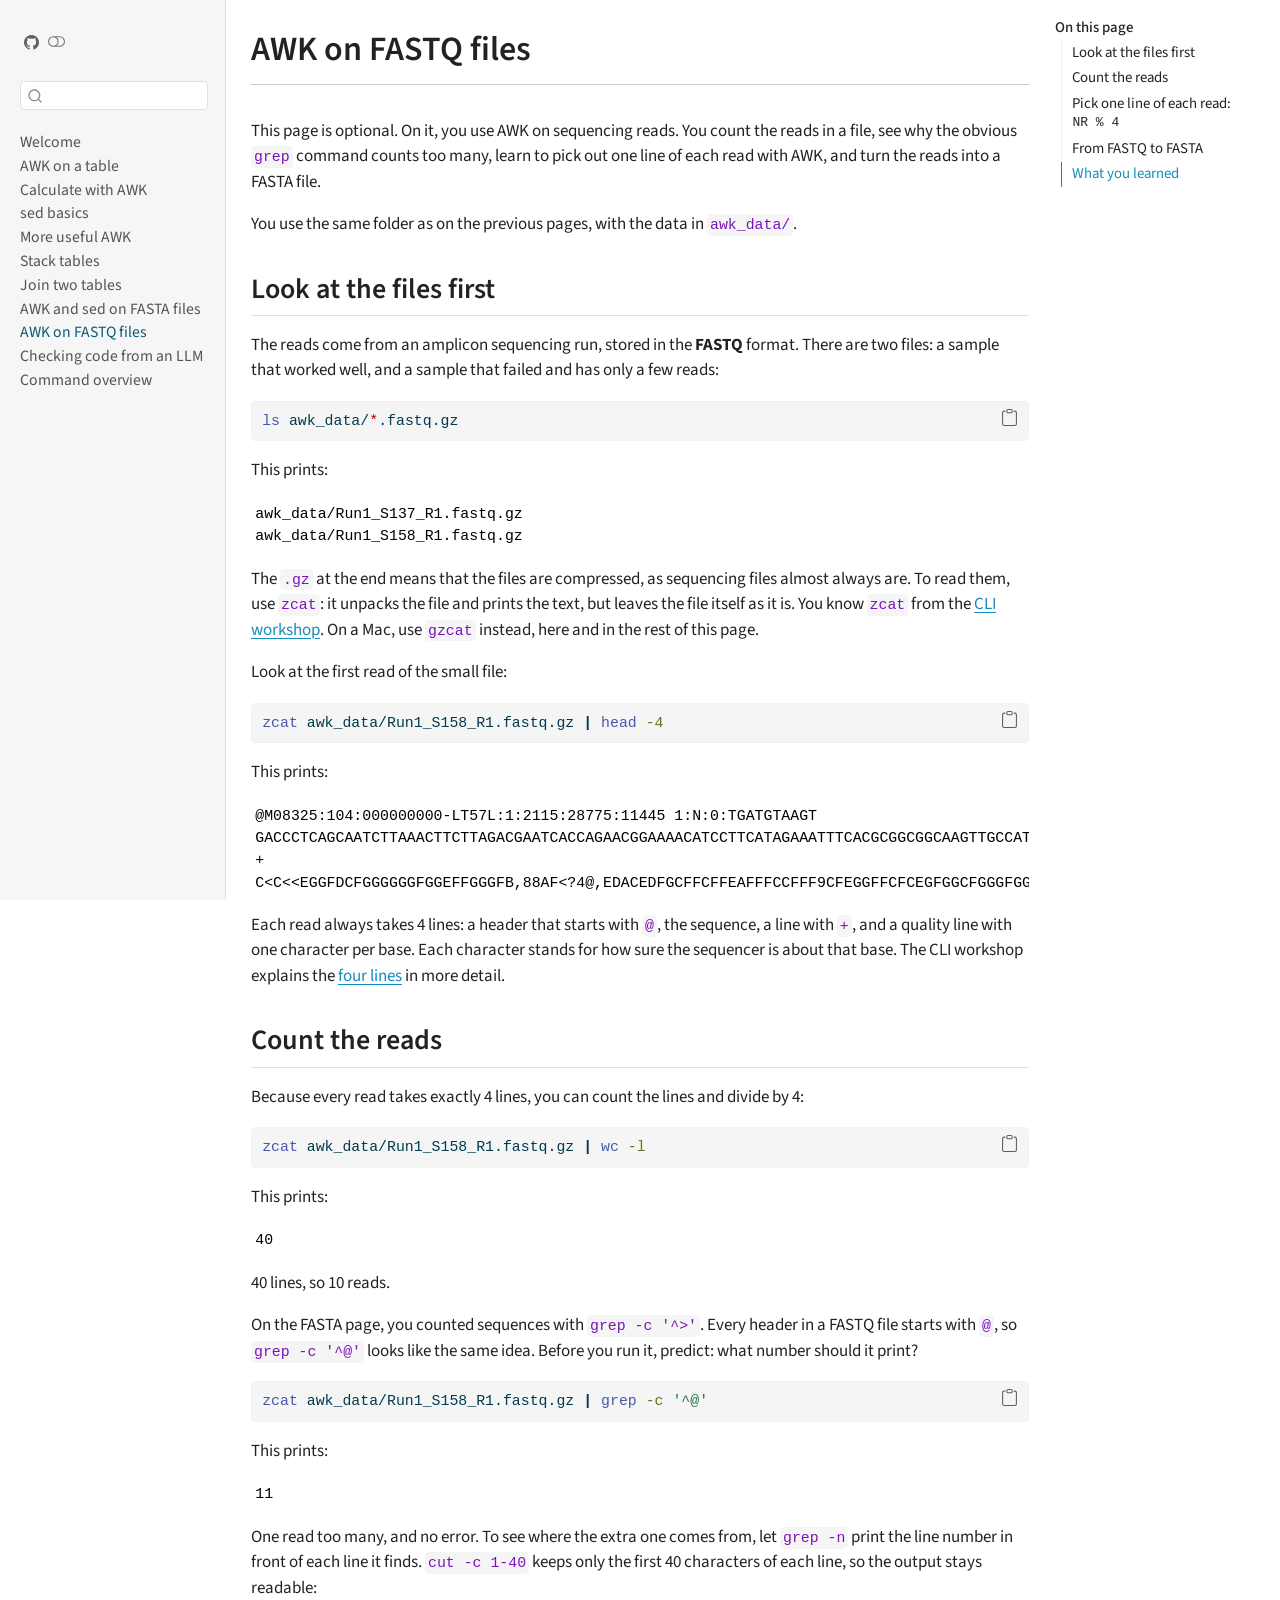
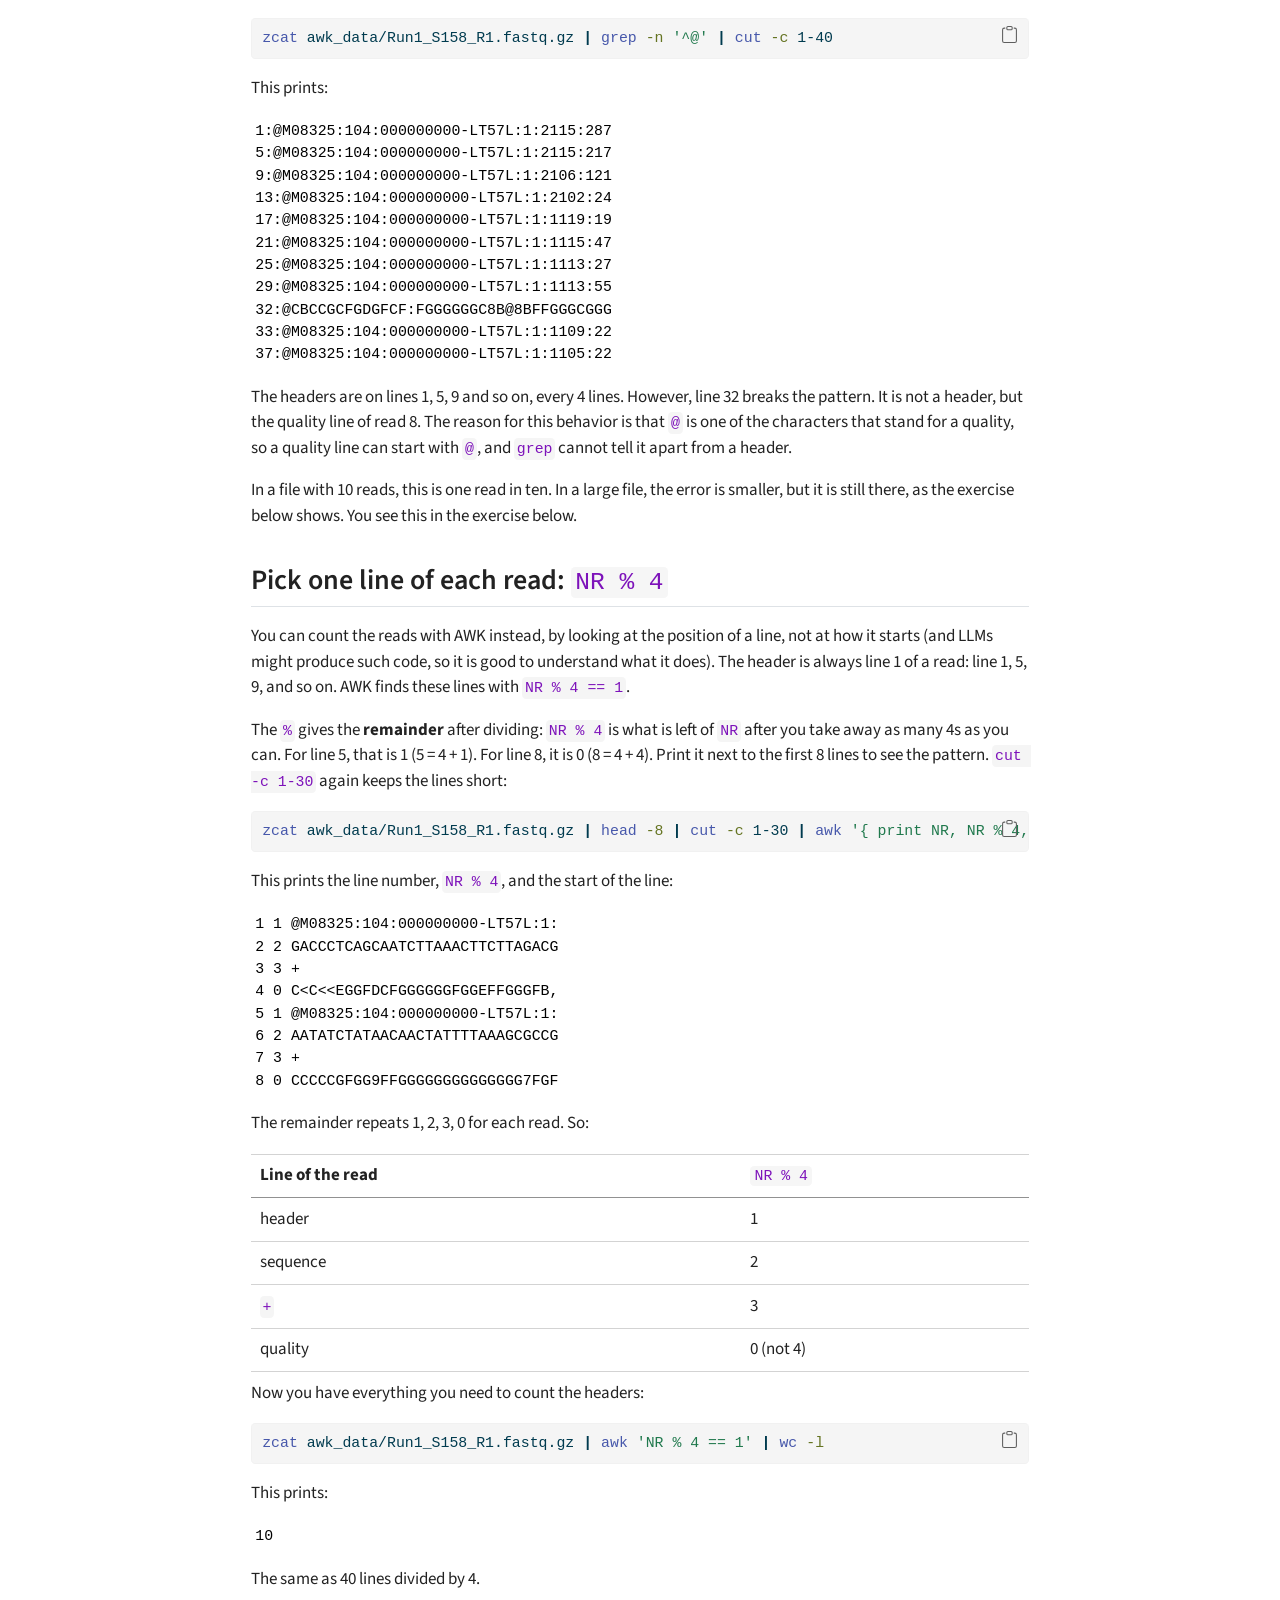
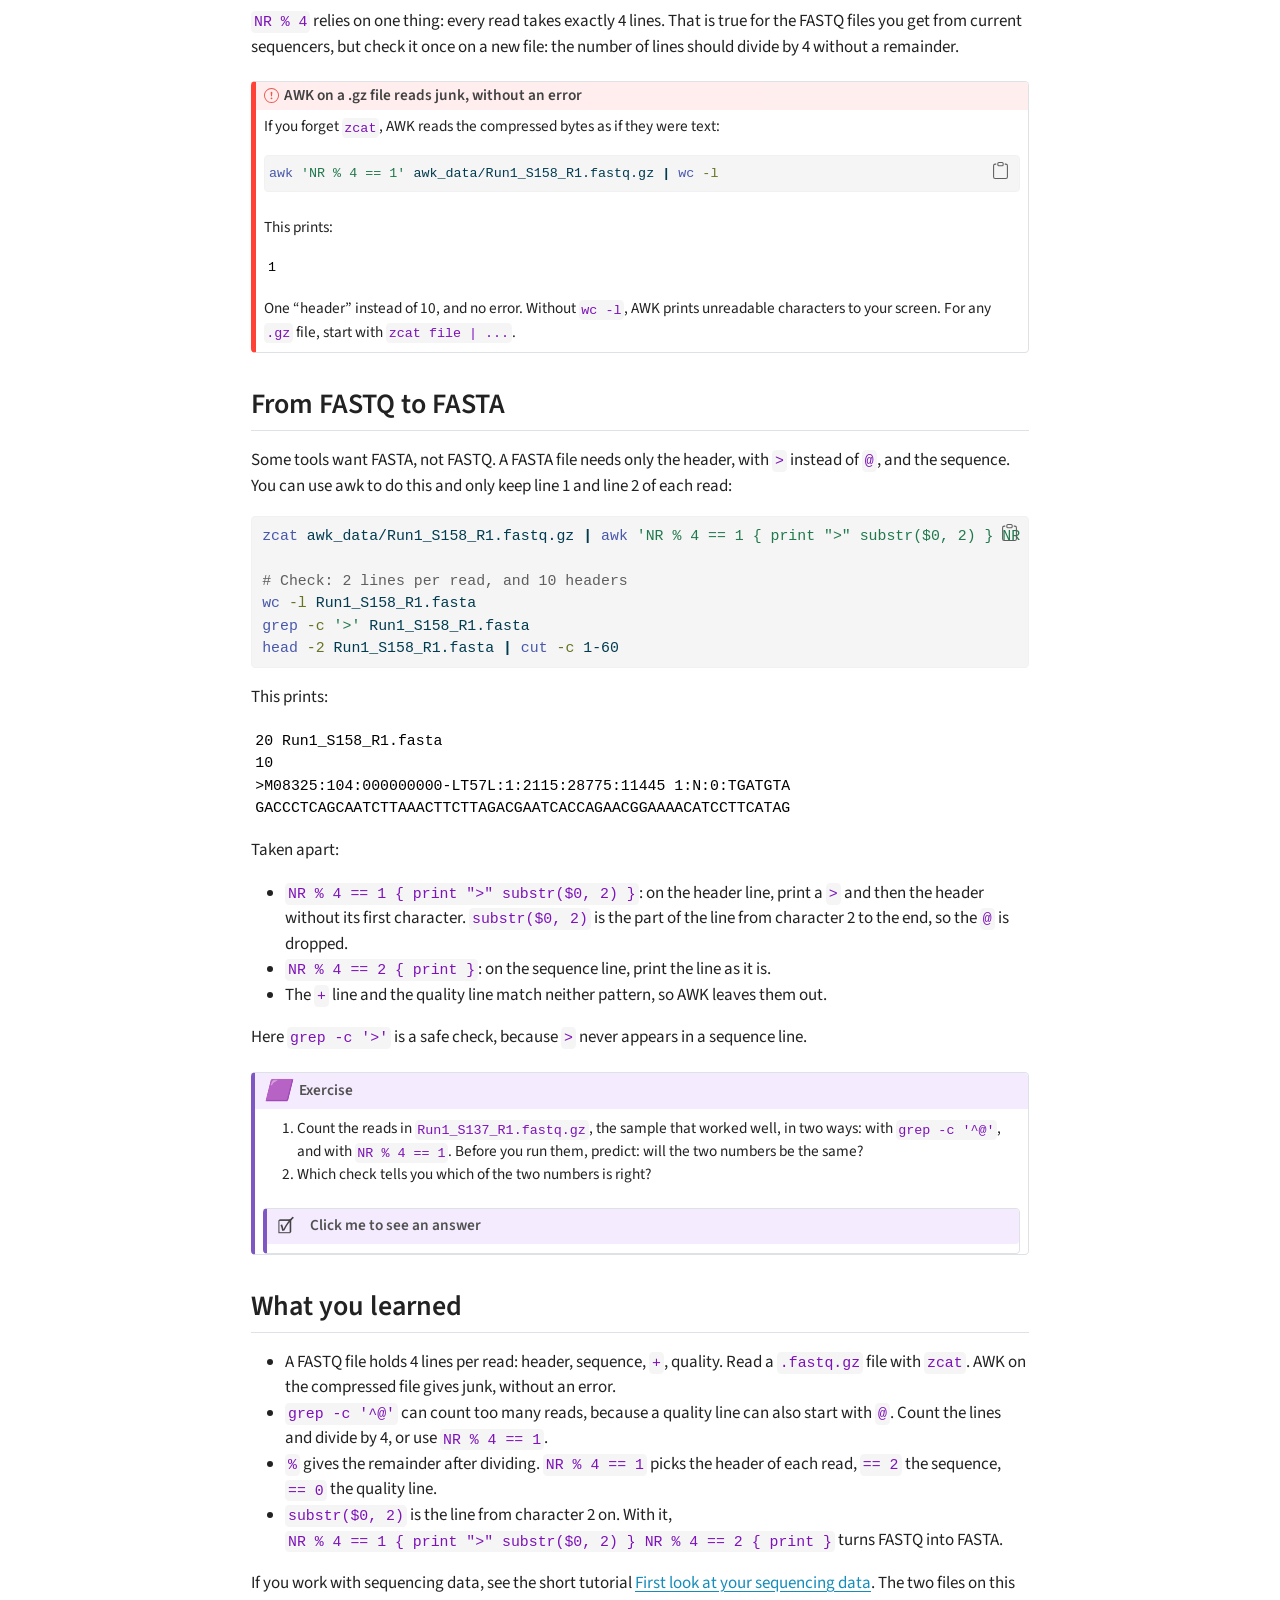
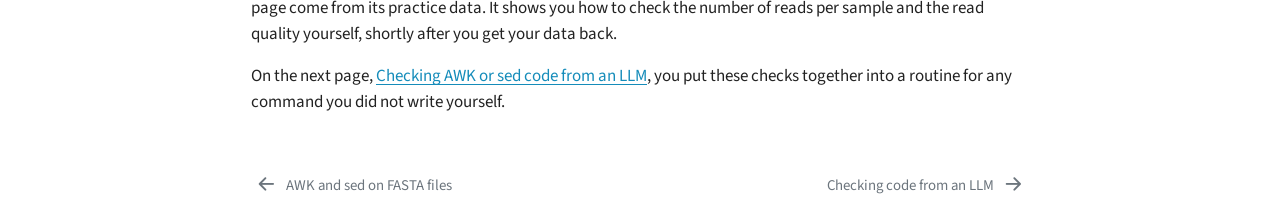
<file: docs/source/awk_fastq.html>
<!DOCTYPE html>
<html xmlns="http://www.w3.org/1999/xhtml" lang="en" xml:lang="en"><head>

<meta charset="utf-8">
<meta name="generator" content="quarto-1.8.25">

<meta name="viewport" content="width=device-width, initial-scale=1.0, user-scalable=yes">


<title>AWK on FASTQ files – Working with tables using AWK and sed</title>
<style>
code{white-space: pre-wrap;}
span.smallcaps{font-variant: small-caps;}
div.columns{display: flex; gap: min(4vw, 1.5em);}
div.column{flex: auto; overflow-x: auto;}
div.hanging-indent{margin-left: 1.5em; text-indent: -1.5em;}
ul.task-list{list-style: none;}
ul.task-list li input[type="checkbox"] {
  width: 0.8em;
  margin: 0 0.8em 0.2em -1em; /* quarto-specific, see https://github.com/quarto-dev/quarto-cli/issues/4556 */ 
  vertical-align: middle;
}
/* CSS for syntax highlighting */
html { -webkit-text-size-adjust: 100%; }
pre > code.sourceCode { white-space: pre; position: relative; }
pre > code.sourceCode > span { display: inline-block; line-height: 1.25; }
pre > code.sourceCode > span:empty { height: 1.2em; }
.sourceCode { overflow: visible; }
code.sourceCode > span { color: inherit; text-decoration: inherit; }
div.sourceCode { margin: 1em 0; }
pre.sourceCode { margin: 0; }
@media screen {
div.sourceCode { overflow: auto; }
}
@media print {
pre > code.sourceCode { white-space: pre-wrap; }
pre > code.sourceCode > span { text-indent: -5em; padding-left: 5em; }
}
pre.numberSource code
  { counter-reset: source-line 0; }
pre.numberSource code > span
  { position: relative; left: -4em; counter-increment: source-line; }
pre.numberSource code > span > a:first-child::before
  { content: counter(source-line);
    position: relative; left: -1em; text-align: right; vertical-align: baseline;
    border: none; display: inline-block;
    -webkit-touch-callout: none; -webkit-user-select: none;
    -khtml-user-select: none; -moz-user-select: none;
    -ms-user-select: none; user-select: none;
    padding: 0 4px; width: 4em;
  }
pre.numberSource { margin-left: 3em;  padding-left: 4px; }
div.sourceCode
  {   }
@media screen {
pre > code.sourceCode > span > a:first-child::before { text-decoration: underline; }
}
</style>


<script src="../site_libs/quarto-nav/quarto-nav.js"></script>
<script src="../site_libs/quarto-nav/headroom.min.js"></script>
<script src="../site_libs/clipboard/clipboard.min.js"></script>
<script src="../site_libs/quarto-search/autocomplete.umd.js"></script>
<script src="../site_libs/quarto-search/fuse.min.js"></script>
<script src="../site_libs/quarto-search/quarto-search.js"></script>
<meta name="quarto:offset" content="../">
<link href="../source/check_llm_code.html" rel="next">
<link href="../source/awk_fasta.html" rel="prev">
<script src="../site_libs/quarto-html/quarto.js" type="module"></script>
<script src="../site_libs/quarto-html/tabsets/tabsets.js" type="module"></script>
<script src="../site_libs/quarto-html/axe/axe-check.js" type="module"></script>
<script src="../site_libs/quarto-html/popper.min.js"></script>
<script src="../site_libs/quarto-html/tippy.umd.min.js"></script>
<script src="../site_libs/quarto-html/anchor.min.js"></script>
<link href="../site_libs/quarto-html/tippy.css" rel="stylesheet">
<link href="../site_libs/quarto-html/quarto-syntax-highlighting-7b89279ff1a6dce999919e0e67d4d9ec.css" rel="stylesheet" class="quarto-color-scheme" id="quarto-text-highlighting-styles">
<link href="../site_libs/quarto-html/quarto-syntax-highlighting-dark-707d8167ce6003fca903bfe2be84ab7f.css" rel="stylesheet" class="quarto-color-scheme quarto-color-alternate" id="quarto-text-highlighting-styles">
<link href="../site_libs/quarto-html/quarto-syntax-highlighting-7b89279ff1a6dce999919e0e67d4d9ec.css" rel="stylesheet" class="quarto-color-scheme-extra" id="quarto-text-highlighting-styles">
<script src="../site_libs/bootstrap/bootstrap.min.js"></script>
<link href="../site_libs/bootstrap/bootstrap-icons.css" rel="stylesheet">
<link href="../site_libs/bootstrap/bootstrap-07ba6b261650929f6c0e3bf61f8c80ad.min.css" rel="stylesheet" append-hash="true" class="quarto-color-scheme" id="quarto-bootstrap" data-mode="light">
<link href="../site_libs/bootstrap/bootstrap-dark-5290abd680639bf24a9d861acc7641a1.min.css" rel="stylesheet" append-hash="true" class="quarto-color-scheme quarto-color-alternate" id="quarto-bootstrap" data-mode="dark">
<link href="../site_libs/bootstrap/bootstrap-07ba6b261650929f6c0e3bf61f8c80ad.min.css" rel="stylesheet" append-hash="true" class="quarto-color-scheme-extra" id="quarto-bootstrap" data-mode="light">
<script id="quarto-search-options" type="application/json">{
  "location": "sidebar",
  "copy-button": false,
  "collapse-after": 3,
  "panel-placement": "start",
  "type": "textbox",
  "limit": 50,
  "keyboard-shortcut": [
    "f",
    "/",
    "s"
  ],
  "show-item-context": false,
  "language": {
    "search-no-results-text": "No results",
    "search-matching-documents-text": "matching documents",
    "search-copy-link-title": "Copy link to search",
    "search-hide-matches-text": "Hide additional matches",
    "search-more-match-text": "more match in this document",
    "search-more-matches-text": "more matches in this document",
    "search-clear-button-title": "Clear",
    "search-text-placeholder": "",
    "search-detached-cancel-button-title": "Cancel",
    "search-submit-button-title": "Submit",
    "search-label": "Search"
  }
}</script>


</head>

<body class="nav-sidebar docked quarto-light"><script id="quarto-html-before-body" type="application/javascript">
    const toggleBodyColorMode = (bsSheetEl) => {
      const mode = bsSheetEl.getAttribute("data-mode");
      const bodyEl = window.document.querySelector("body");
      if (mode === "dark") {
        bodyEl.classList.add("quarto-dark");
        bodyEl.classList.remove("quarto-light");
      } else {
        bodyEl.classList.add("quarto-light");
        bodyEl.classList.remove("quarto-dark");
      }
    }
    const toggleBodyColorPrimary = () => {
      const bsSheetEl = window.document.querySelector("link#quarto-bootstrap:not([rel=disabled-stylesheet])");
      if (bsSheetEl) {
        toggleBodyColorMode(bsSheetEl);
      }
    }
    const setColorSchemeToggle = (alternate) => {
      const toggles = window.document.querySelectorAll('.quarto-color-scheme-toggle');
      for (let i=0; i < toggles.length; i++) {
        const toggle = toggles[i];
        if (toggle) {
          if (alternate) {
            toggle.classList.add("alternate");
          } else {
            toggle.classList.remove("alternate");
          }
        }
      }
    };
    const toggleColorMode = (alternate) => {
      // Switch the stylesheets
      const primaryStylesheets = window.document.querySelectorAll('link.quarto-color-scheme:not(.quarto-color-alternate)');
      const alternateStylesheets = window.document.querySelectorAll('link.quarto-color-scheme.quarto-color-alternate');
      manageTransitions('#quarto-margin-sidebar .nav-link', false);
      if (alternate) {
        // note: dark is layered on light, we don't disable primary!
        enableStylesheet(alternateStylesheets);
        for (const sheetNode of alternateStylesheets) {
          if (sheetNode.id === "quarto-bootstrap") {
            toggleBodyColorMode(sheetNode);
          }
        }
      } else {
        disableStylesheet(alternateStylesheets);
        enableStylesheet(primaryStylesheets)
        toggleBodyColorPrimary();
      }
      manageTransitions('#quarto-margin-sidebar .nav-link', true);
      // Switch the toggles
      setColorSchemeToggle(alternate)
      // Hack to workaround the fact that safari doesn't
      // properly recolor the scrollbar when toggling (#1455)
      if (navigator.userAgent.indexOf('Safari') > 0 && navigator.userAgent.indexOf('Chrome') == -1) {
        manageTransitions("body", false);
        window.scrollTo(0, 1);
        setTimeout(() => {
          window.scrollTo(0, 0);
          manageTransitions("body", true);
        }, 40);
      }
    }
    const disableStylesheet = (stylesheets) => {
      for (let i=0; i < stylesheets.length; i++) {
        const stylesheet = stylesheets[i];
        stylesheet.rel = 'disabled-stylesheet';
      }
    }
    const enableStylesheet = (stylesheets) => {
      for (let i=0; i < stylesheets.length; i++) {
        const stylesheet = stylesheets[i];
        if(stylesheet.rel !== 'stylesheet') { // for Chrome, which will still FOUC without this check
          stylesheet.rel = 'stylesheet';
        }
      }
    }
    const manageTransitions = (selector, allowTransitions) => {
      const els = window.document.querySelectorAll(selector);
      for (let i=0; i < els.length; i++) {
        const el = els[i];
        if (allowTransitions) {
          el.classList.remove('notransition');
        } else {
          el.classList.add('notransition');
        }
      }
    }
    const isFileUrl = () => {
      return window.location.protocol === 'file:';
    }
    const hasAlternateSentinel = () => {
      let styleSentinel = getColorSchemeSentinel();
      if (styleSentinel !== null) {
        return styleSentinel === "alternate";
      } else {
        return false;
      }
    }
    const setStyleSentinel = (alternate) => {
      const value = alternate ? "alternate" : "default";
      if (!isFileUrl()) {
        window.localStorage.setItem("quarto-color-scheme", value);
      } else {
        localAlternateSentinel = value;
      }
    }
    const getColorSchemeSentinel = () => {
      if (!isFileUrl()) {
        const storageValue = window.localStorage.getItem("quarto-color-scheme");
        return storageValue != null ? storageValue : localAlternateSentinel;
      } else {
        return localAlternateSentinel;
      }
    }
    const toggleGiscusIfUsed = (isAlternate, darkModeDefault) => {
      const baseTheme = document.querySelector('#giscus-base-theme')?.value ?? 'light';
      const alternateTheme = document.querySelector('#giscus-alt-theme')?.value ?? 'dark';
      let newTheme = '';
      if(authorPrefersDark) {
        newTheme = isAlternate ? baseTheme : alternateTheme;
      } else {
        newTheme = isAlternate ? alternateTheme : baseTheme;
      }
      const changeGiscusTheme = () => {
        // From: https://github.com/giscus/giscus/issues/336
        const sendMessage = (message) => {
          const iframe = document.querySelector('iframe.giscus-frame');
          if (!iframe) return;
          iframe.contentWindow.postMessage({ giscus: message }, 'https://giscus.app');
        }
        sendMessage({
          setConfig: {
            theme: newTheme
          }
        });
      }
      const isGiscussLoaded = window.document.querySelector('iframe.giscus-frame') !== null;
      if (isGiscussLoaded) {
        changeGiscusTheme();
      }
    };
    const authorPrefersDark = false;
    const darkModeDefault = authorPrefersDark;
      document.querySelector('link#quarto-text-highlighting-styles.quarto-color-scheme-extra').rel = 'disabled-stylesheet';
      document.querySelector('link#quarto-bootstrap.quarto-color-scheme-extra').rel = 'disabled-stylesheet';
    let localAlternateSentinel = darkModeDefault ? 'alternate' : 'default';
    // Dark / light mode switch
    window.quartoToggleColorScheme = () => {
      // Read the current dark / light value
      let toAlternate = !hasAlternateSentinel();
      toggleColorMode(toAlternate);
      setStyleSentinel(toAlternate);
      toggleGiscusIfUsed(toAlternate, darkModeDefault);
      window.dispatchEvent(new Event('resize'));
    };
    // Switch to dark mode if need be
    if (hasAlternateSentinel()) {
      toggleColorMode(true);
    } else {
      toggleColorMode(false);
    }
  </script>

<div id="quarto-search-results"></div>
  <header id="quarto-header" class="headroom fixed-top">
  <nav class="quarto-secondary-nav">
    <div class="container-fluid d-flex">
      <button type="button" class="quarto-btn-toggle btn" data-bs-toggle="collapse" role="button" data-bs-target=".quarto-sidebar-collapse-item" aria-controls="quarto-sidebar" aria-expanded="false" aria-label="Toggle sidebar navigation" onclick="if (window.quartoToggleHeadroom) { window.quartoToggleHeadroom(); }">
        <i class="bi bi-layout-text-sidebar-reverse"></i>
      </button>
        <nav class="quarto-page-breadcrumbs" aria-label="breadcrumb"><ol class="breadcrumb"><li class="breadcrumb-item"><a href="../source/awk_fastq.html">AWK on FASTQ files</a></li></ol></nav>
        <a class="flex-grow-1" role="navigation" data-bs-toggle="collapse" data-bs-target=".quarto-sidebar-collapse-item" aria-controls="quarto-sidebar" aria-expanded="false" aria-label="Toggle sidebar navigation" onclick="if (window.quartoToggleHeadroom) { window.quartoToggleHeadroom(); }">      
        </a>
      <button type="button" class="btn quarto-search-button" aria-label="Search" onclick="window.quartoOpenSearch();">
        <i class="bi bi-search"></i>
      </button>
    </div>
  </nav>
</header>
<!-- content -->
<div id="quarto-content" class="quarto-container page-columns page-rows-contents page-layout-article">
<!-- sidebar -->
  <nav id="quarto-sidebar" class="sidebar collapse collapse-horizontal quarto-sidebar-collapse-item sidebar-navigation docked overflow-auto">
    <div class="pt-lg-2 mt-2 text-left sidebar-header">
      <a href="../index.html" class="sidebar-logo-link">
      </a>
      <div class="sidebar-tools-main">
    <a href="https://github.com/ndombrowski/AWK_tutorial" title="" class="quarto-navigation-tool px-1" aria-label=""><i class="bi bi-github"></i></a>
  <a href="" class="quarto-color-scheme-toggle quarto-navigation-tool  px-1" onclick="window.quartoToggleColorScheme(); return false;" title="Toggle dark mode"><i class="bi"></i></a>
</div>
      </div>
        <div class="mt-2 flex-shrink-0 align-items-center">
        <div class="sidebar-search">
        <div id="quarto-search" class="" title="Search"></div>
        </div>
        </div>
    <div class="sidebar-menu-container"> 
    <ul class="list-unstyled mt-1">
        <li class="sidebar-item">
  <div class="sidebar-item-container"> 
  <a href="../index.html" class="sidebar-item-text sidebar-link">
 <span class="menu-text">Welcome</span></a>
  </div>
</li>
        <li class="sidebar-item">
  <div class="sidebar-item-container"> 
  <a href="../source/awk_table.html" class="sidebar-item-text sidebar-link">
 <span class="menu-text">AWK on a table</span></a>
  </div>
</li>
        <li class="sidebar-item">
  <div class="sidebar-item-container"> 
  <a href="../source/awk_calc.html" class="sidebar-item-text sidebar-link">
 <span class="menu-text">Calculate with AWK</span></a>
  </div>
</li>
        <li class="sidebar-item">
  <div class="sidebar-item-container"> 
  <a href="../source/sed_basics.html" class="sidebar-item-text sidebar-link">
 <span class="menu-text">sed basics</span></a>
  </div>
</li>
        <li class="sidebar-item">
  <div class="sidebar-item-container"> 
  <a href="../source/awk_more.html" class="sidebar-item-text sidebar-link">
 <span class="menu-text">More useful AWK</span></a>
  </div>
</li>
        <li class="sidebar-item">
  <div class="sidebar-item-container"> 
  <a href="../source/awk_combine.html" class="sidebar-item-text sidebar-link">
 <span class="menu-text">Stack tables</span></a>
  </div>
</li>
        <li class="sidebar-item">
  <div class="sidebar-item-container"> 
  <a href="../source/awk_join.html" class="sidebar-item-text sidebar-link">
 <span class="menu-text">Join two tables</span></a>
  </div>
</li>
        <li class="sidebar-item">
  <div class="sidebar-item-container"> 
  <a href="../source/awk_fasta.html" class="sidebar-item-text sidebar-link">
 <span class="menu-text">AWK and sed on FASTA files</span></a>
  </div>
</li>
        <li class="sidebar-item">
  <div class="sidebar-item-container"> 
  <a href="../source/awk_fastq.html" class="sidebar-item-text sidebar-link active">
 <span class="menu-text">AWK on FASTQ files</span></a>
  </div>
</li>
        <li class="sidebar-item">
  <div class="sidebar-item-container"> 
  <a href="../source/check_llm_code.html" class="sidebar-item-text sidebar-link">
 <span class="menu-text">Checking code from an LLM</span></a>
  </div>
</li>
        <li class="sidebar-item">
  <div class="sidebar-item-container"> 
  <a href="../source/cheat_sheet.html" class="sidebar-item-text sidebar-link">
 <span class="menu-text">Command overview</span></a>
  </div>
</li>
    </ul>
    </div>
</nav>
<div id="quarto-sidebar-glass" class="quarto-sidebar-collapse-item" data-bs-toggle="collapse" data-bs-target=".quarto-sidebar-collapse-item"></div>
<!-- margin-sidebar -->
    <div id="quarto-margin-sidebar" class="sidebar margin-sidebar">
        <nav id="TOC" role="doc-toc" class="toc-active">
    <h2 id="toc-title">On this page</h2>
   
  <ul>
  <li><a href="#look-at-the-files-first" id="toc-look-at-the-files-first" class="nav-link active" data-scroll-target="#look-at-the-files-first">Look at the files first</a></li>
  <li><a href="#count-the-reads" id="toc-count-the-reads" class="nav-link" data-scroll-target="#count-the-reads">Count the reads</a></li>
  <li><a href="#pick-one-line-of-each-read-nr-4" id="toc-pick-one-line-of-each-read-nr-4" class="nav-link" data-scroll-target="#pick-one-line-of-each-read-nr-4">Pick one line of each read: <code>NR % 4</code></a></li>
  <li><a href="#from-fastq-to-fasta" id="toc-from-fastq-to-fasta" class="nav-link" data-scroll-target="#from-fastq-to-fasta">From FASTQ to FASTA</a></li>
  <li><a href="#what-you-learned" id="toc-what-you-learned" class="nav-link" data-scroll-target="#what-you-learned">What you learned</a></li>
  </ul>
</nav>
    </div>
<!-- main -->
<main class="content" id="quarto-document-content">


<header id="title-block-header" class="quarto-title-block default">
<div class="quarto-title">
<h1 class="title">AWK on FASTQ files</h1>
</div>



<div class="quarto-title-meta">

    
  
    
  </div>
  


</header>


<p>This page is optional. On it, you use AWK on sequencing reads. You count the reads in a file, see why the obvious <code>grep</code> command counts too many, learn to pick out one line of each read with AWK, and turn the reads into a FASTA file.</p>
<p>You use the same folder as on the previous pages, with the data in <code>awk_data/</code>.</p>
<section id="look-at-the-files-first" class="level2">
<h2 class="anchored" data-anchor-id="look-at-the-files-first">Look at the files first</h2>
<p>The reads come from an amplicon sequencing run, stored in the <strong>FASTQ</strong> format. There are two files: a sample that worked well, and a sample that failed and has only a few reads:</p>
<div class="cell">
<div class="code-copy-outer-scaffold"><div class="sourceCode cell-code" id="cb1"><pre class="sourceCode bash code-with-copy"><code class="sourceCode bash"><span id="cb1-1"><a href="#cb1-1" aria-hidden="true" tabindex="-1"></a><span class="fu">ls</span> awk_data/<span class="pp">*</span>.fastq.gz</span></code></pre></div><button title="Copy to Clipboard" class="code-copy-button"><i class="bi"></i></button></div>
</div>
<p>This prints:</p>
<pre><code>awk_data/Run1_S137_R1.fastq.gz
awk_data/Run1_S158_R1.fastq.gz</code></pre>
<p>The <code>.gz</code> at the end means that the files are compressed, as sequencing files almost always are. To read them, use <code>zcat</code>: it unpacks the file and prints the text, but leaves the file itself as it is. You know <code>zcat</code> from the <a href="https://ndombrowski.github.io/cli_workshop/source/bash_intro.html#zcat-decompress-and-print-to-screen">CLI workshop</a>. On a Mac, use <code>gzcat</code> instead, here and in the rest of this page.</p>
<p>Look at the first read of the small file:</p>
<div class="cell">
<div class="code-copy-outer-scaffold"><div class="sourceCode cell-code" id="cb3"><pre class="sourceCode bash code-with-copy"><code class="sourceCode bash"><span id="cb3-1"><a href="#cb3-1" aria-hidden="true" tabindex="-1"></a><span class="fu">zcat</span> awk_data/Run1_S158_R1.fastq.gz <span class="kw">|</span> <span class="fu">head</span> <span class="at">-4</span></span></code></pre></div><button title="Copy to Clipboard" class="code-copy-button"><i class="bi"></i></button></div>
</div>
<p>This prints:</p>
<pre><code>@M08325:104:000000000-LT57L:1:2115:28775:11445 1:N:0:TGATGTAAGT
[base64]
+
C&lt;C&lt;&lt;EGGFDCFGGGGGGFGGEFFGGGFB,88AF&lt;?4@,EDACEDFGCFFCFFEAFFFCCFFF9CFEGGFFCFCEGFGGCFGGGFGGDFFGGGGGFGEFGGCFGGGGGGGGGGGGGGGFFFF9FGFGGFDF&lt;DFFFFCCFD9&lt;FFGC,C=@FFDDFFE9ECCEE7CFC,&gt;&gt;*@EGGGCCEGGGC88EGG*8,&lt;9AFG7E?:EDC7EA*?+;C475=FCFF@CGFG&gt;&gt;57BD&lt;*)&lt;?GCFF:65&lt;&gt;BB44(5@*@D?B:&gt;2),:.4575:F&lt;)7733@8)394461(-.4A&lt;4&lt;:&lt;9&lt;)--)</code></pre>
<p>Each read always takes 4 lines: a header that starts with <code>@</code>, the sequence, a line with <code>+</code>, and a quality line with one character per base. Each character stands for how sure the sequencer is about that base. The CLI workshop explains the <a href="https://ndombrowski.github.io/cli_workshop/source/bash_intro.html#exploring-the-content-of-compressed-fastq-files">four lines</a> in more detail.</p>
</section>
<section id="count-the-reads" class="level2">
<h2 class="anchored" data-anchor-id="count-the-reads">Count the reads</h2>
<p>Because every read takes exactly 4 lines, you can count the lines and divide by 4:</p>
<div class="cell">
<div class="code-copy-outer-scaffold"><div class="sourceCode cell-code" id="cb5"><pre class="sourceCode bash code-with-copy"><code class="sourceCode bash"><span id="cb5-1"><a href="#cb5-1" aria-hidden="true" tabindex="-1"></a><span class="fu">zcat</span> awk_data/Run1_S158_R1.fastq.gz <span class="kw">|</span> <span class="fu">wc</span> <span class="at">-l</span></span></code></pre></div><button title="Copy to Clipboard" class="code-copy-button"><i class="bi"></i></button></div>
</div>
<p>This prints:</p>
<pre><code>40</code></pre>
<p>40 lines, so 10 reads.</p>
<p>On the FASTA page, you counted sequences with <code>grep -c '^&gt;'</code>. Every header in a FASTQ file starts with <code>@</code>, so <code>grep -c '^@'</code> looks like the same idea. Before you run it, predict: what number should it print?</p>
<div class="cell">
<div class="code-copy-outer-scaffold"><div class="sourceCode cell-code" id="cb7"><pre class="sourceCode bash code-with-copy"><code class="sourceCode bash"><span id="cb7-1"><a href="#cb7-1" aria-hidden="true" tabindex="-1"></a><span class="fu">zcat</span> awk_data/Run1_S158_R1.fastq.gz <span class="kw">|</span> <span class="fu">grep</span> <span class="at">-c</span> <span class="st">'^@'</span></span></code></pre></div><button title="Copy to Clipboard" class="code-copy-button"><i class="bi"></i></button></div>
</div>
<p>This prints:</p>
<pre><code>11</code></pre>
<p>One read too many, and no error. To see where the extra one comes from, let <code>grep -n</code> print the line number in front of each line it finds. <code>cut -c 1-40</code> keeps only the first 40 characters of each line, so the output stays readable:</p>
<div class="cell">
<div class="code-copy-outer-scaffold"><div class="sourceCode cell-code" id="cb9"><pre class="sourceCode bash code-with-copy"><code class="sourceCode bash"><span id="cb9-1"><a href="#cb9-1" aria-hidden="true" tabindex="-1"></a><span class="fu">zcat</span> awk_data/Run1_S158_R1.fastq.gz <span class="kw">|</span> <span class="fu">grep</span> <span class="at">-n</span> <span class="st">'^@'</span> <span class="kw">|</span> <span class="fu">cut</span> <span class="at">-c</span> 1-40</span></code></pre></div><button title="Copy to Clipboard" class="code-copy-button"><i class="bi"></i></button></div>
</div>
<p>This prints:</p>
<pre><code>1:@M08325:104:000000000-LT57L:1:2115:287
5:@M08325:104:000000000-LT57L:1:2115:217
9:@M08325:104:000000000-LT57L:1:2106:121
13:@M08325:104:000000000-LT57L:1:2102:24
17:@M08325:104:000000000-LT57L:1:1119:19
21:@M08325:104:000000000-LT57L:1:1115:47
25:@M08325:104:000000000-LT57L:1:1113:27
29:@M08325:104:000000000-LT57L:1:1113:55
32:@CBCCGCFGDGFCF:FGGGGGGC8B@8BFFGGGCGGG
33:@M08325:104:000000000-LT57L:1:1109:22
37:@M08325:104:000000000-LT57L:1:1105:22</code></pre>
<p>The headers are on lines 1, 5, 9 and so on, every 4 lines. However, line 32 breaks the pattern. It is not a header, but the quality line of read 8. The reason for this behavior is that <code>@</code> is one of the characters that stand for a quality, so a quality line can start with <code>@</code>, and <code>grep</code> cannot tell it apart from a header.</p>
<p>In a file with 10 reads, this is one read in ten. In a large file, the error is smaller, but it is still there, as the exercise below shows. You see this in the exercise below.</p>
</section>
<section id="pick-one-line-of-each-read-nr-4" class="level2">
<h2 class="anchored" data-anchor-id="pick-one-line-of-each-read-nr-4">Pick one line of each read: <code>NR % 4</code></h2>
<p>You can count the reads with AWK instead, by looking at the position of a line, not at how it starts (and LLMs might produce such code, so it is good to understand what it does). The header is always line 1 of a read: line 1, 5, 9, and so on. AWK finds these lines with <code>NR % 4 == 1</code>.</p>
<p>The <code>%</code> gives the <strong>remainder</strong> after dividing: <code>NR % 4</code> is what is left of <code>NR</code> after you take away as many 4s as you can. For line 5, that is 1 (5 = 4 + 1). For line 8, it is 0 (8 = 4 + 4). Print it next to the first 8 lines to see the pattern. <code>cut -c 1-30</code> again keeps the lines short:</p>
<div class="cell">
<div class="code-copy-outer-scaffold"><div class="sourceCode cell-code" id="cb11"><pre class="sourceCode bash code-with-copy"><code class="sourceCode bash"><span id="cb11-1"><a href="#cb11-1" aria-hidden="true" tabindex="-1"></a><span class="fu">zcat</span> awk_data/Run1_S158_R1.fastq.gz <span class="kw">|</span> <span class="fu">head</span> <span class="at">-8</span> <span class="kw">|</span> <span class="fu">cut</span> <span class="at">-c</span> 1-30 <span class="kw">|</span> <span class="fu">awk</span> <span class="st">'{ print NR, NR % 4, $0 }'</span></span></code></pre></div><button title="Copy to Clipboard" class="code-copy-button"><i class="bi"></i></button></div>
</div>
<p>This prints the line number, <code>NR % 4</code>, and the start of the line:</p>
<pre><code>1 1 @M08325:104:000000000-LT57L:1:
2 2 GACCCTCAGCAATCTTAAACTTCTTAGACG
3 3 +
4 0 C&lt;C&lt;&lt;EGGFDCFGGGGGGFGGEFFGGGFB,
5 1 @M08325:104:000000000-LT57L:1:
6 2 AATATCTATAACAACTATTTTAAAGCGCCG
7 3 +
8 0 CCCCCGFGG9FFGGGGGGGGGGGGGG7FGF</code></pre>
<p>The remainder repeats 1, 2, 3, 0 for each read. So:</p>
<table class="caption-top table">
<thead>
<tr class="header">
<th>Line of the read</th>
<th><code>NR % 4</code></th>
</tr>
</thead>
<tbody>
<tr class="odd">
<td>header</td>
<td>1</td>
</tr>
<tr class="even">
<td>sequence</td>
<td>2</td>
</tr>
<tr class="odd">
<td><code>+</code></td>
<td>3</td>
</tr>
<tr class="even">
<td>quality</td>
<td>0 (not 4)</td>
</tr>
</tbody>
</table>
<p>Now you have everything you need to count the headers:</p>
<div class="cell">
<div class="code-copy-outer-scaffold"><div class="sourceCode cell-code" id="cb13"><pre class="sourceCode bash code-with-copy"><code class="sourceCode bash"><span id="cb13-1"><a href="#cb13-1" aria-hidden="true" tabindex="-1"></a><span class="fu">zcat</span> awk_data/Run1_S158_R1.fastq.gz <span class="kw">|</span> <span class="fu">awk</span> <span class="st">'NR % 4 == 1'</span> <span class="kw">|</span> <span class="fu">wc</span> <span class="at">-l</span></span></code></pre></div><button title="Copy to Clipboard" class="code-copy-button"><i class="bi"></i></button></div>
</div>
<p>This prints:</p>
<pre><code>10</code></pre>
<p>The same as 40 lines divided by 4.</p>
<p><code>NR % 4</code> relies on one thing: every read takes exactly 4 lines. That is true for the FASTQ files you get from current sequencers, but check it once on a new file: the number of lines should divide by 4 without a remainder.</p>
<div class="callout callout-style-default callout-important callout-titled" title="AWK on a .gz file reads junk, without an error">
<div class="callout-header d-flex align-content-center">
<div class="callout-icon-container">
<i class="callout-icon"></i>
</div>
<div class="callout-title-container flex-fill">
<span class="screen-reader-only">Important</span>AWK on a .gz file reads junk, without an error
</div>
</div>
<div class="callout-body-container callout-body">
<p>If you forget <code>zcat</code>, AWK reads the compressed bytes as if they were text:</p>
<div class="cell">
<div class="code-copy-outer-scaffold"><div class="sourceCode cell-code" id="cb15"><pre class="sourceCode bash code-with-copy"><code class="sourceCode bash"><span id="cb15-1"><a href="#cb15-1" aria-hidden="true" tabindex="-1"></a><span class="fu">awk</span> <span class="st">'NR % 4 == 1'</span> awk_data/Run1_S158_R1.fastq.gz <span class="kw">|</span> <span class="fu">wc</span> <span class="at">-l</span></span></code></pre></div><button title="Copy to Clipboard" class="code-copy-button"><i class="bi"></i></button></div>
</div>
<p>This prints:</p>
<pre><code>1</code></pre>
<p>One “header” instead of 10, and no error. Without <code>wc -l</code>, AWK prints unreadable characters to your screen. For any <code>.gz</code> file, start with <code>zcat file | ...</code>.</p>
</div>
</div>
</section>
<section id="from-fastq-to-fasta" class="level2">
<h2 class="anchored" data-anchor-id="from-fastq-to-fasta">From FASTQ to FASTA</h2>
<p>Some tools want FASTA, not FASTQ. A FASTA file needs only the header, with <code>&gt;</code> instead of <code>@</code>, and the sequence. You can use awk to do this and only keep line 1 and line 2 of each read:</p>
<div class="cell">
<div class="code-copy-outer-scaffold"><div class="sourceCode cell-code" id="cb17"><pre class="sourceCode bash code-with-copy"><code class="sourceCode bash"><span id="cb17-1"><a href="#cb17-1" aria-hidden="true" tabindex="-1"></a><span class="fu">zcat</span> awk_data/Run1_S158_R1.fastq.gz <span class="kw">|</span> <span class="fu">awk</span> <span class="st">'NR % 4 == 1 { print "&gt;" substr($0, 2) } NR % 4 == 2 { print }'</span> <span class="op">&gt;</span> Run1_S158_R1.fasta</span>
<span id="cb17-2"><a href="#cb17-2" aria-hidden="true" tabindex="-1"></a></span>
<span id="cb17-3"><a href="#cb17-3" aria-hidden="true" tabindex="-1"></a><span class="co"># Check: 2 lines per read, and 10 headers</span></span>
<span id="cb17-4"><a href="#cb17-4" aria-hidden="true" tabindex="-1"></a><span class="fu">wc</span> <span class="at">-l</span> Run1_S158_R1.fasta</span>
<span id="cb17-5"><a href="#cb17-5" aria-hidden="true" tabindex="-1"></a><span class="fu">grep</span> <span class="at">-c</span> <span class="st">'&gt;'</span> Run1_S158_R1.fasta</span>
<span id="cb17-6"><a href="#cb17-6" aria-hidden="true" tabindex="-1"></a><span class="fu">head</span> <span class="at">-2</span> Run1_S158_R1.fasta <span class="kw">|</span> <span class="fu">cut</span> <span class="at">-c</span> 1-60</span></code></pre></div><button title="Copy to Clipboard" class="code-copy-button"><i class="bi"></i></button></div>
</div>
<p>This prints:</p>
<pre><code>20 Run1_S158_R1.fasta
10
&gt;M08325:104:000000000-LT57L:1:2115:28775:11445 1:N:0:TGATGTA
GACCCTCAGCAATCTTAAACTTCTTAGACGAATCACCAGAACGGAAAACATCCTTCATAG</code></pre>
<p>Taken apart:</p>
<ul>
<li><code>NR % 4 == 1 { print "&gt;" substr($0, 2) }</code>: on the header line, print a <code>&gt;</code> and then the header without its first character. <code>substr($0, 2)</code> is the part of the line from character 2 to the end, so the <code>@</code> is dropped.</li>
<li><code>NR % 4 == 2 { print }</code>: on the sequence line, print the line as it is.</li>
<li>The <code>+</code> line and the quality line match neither pattern, so AWK leaves them out.</li>
</ul>
<p>Here <code>grep -c '&gt;'</code> is a safe check, because <code>&gt;</code> never appears in a sequence line.</p>
<div class="callout callout-style-default callout-question callout-titled" title="Exercise">
<div class="callout-header d-flex align-content-center" data-bs-toggle="collapse" data-bs-target=".callout-3-contents" aria-controls="callout-3" aria-expanded="true" aria-label="Toggle callout">
<div class="callout-icon-container">
<i class="callout-icon"></i>
</div>
<div class="callout-title-container flex-fill">
<span class="screen-reader-only">Question</span>Exercise
</div>
<div class="callout-btn-toggle d-inline-block border-0 py-1 ps-1 pe-0 float-end"><i class="callout-toggle"></i></div>
</div>
<div id="callout-3" class="callout-3-contents callout-collapse collapse show">
<div class="callout-body-container callout-body">
<ol type="1">
<li>Count the reads in <code>Run1_S137_R1.fastq.gz</code>, the sample that worked well, in two ways: with <code>grep -c '^@'</code>, and with <code>NR % 4 == 1</code>. Before you run them, predict: will the two numbers be the same?</li>
<li>Which check tells you which of the two numbers is right?</li>
</ol>
<div class="callout callout-style-default callout-answer callout-titled" title="Click me to see an answer">
<div class="callout-header d-flex align-content-center collapsed" data-bs-toggle="collapse" data-bs-target=".callout-2-contents" aria-controls="callout-2" aria-expanded="false" aria-label="Toggle callout">
<div class="callout-icon-container">
<i class="callout-icon"></i>
</div>
<div class="callout-title-container flex-fill">
<span class="screen-reader-only">Answer</span>Click me to see an answer
</div>
<div class="callout-btn-toggle d-inline-block border-0 py-1 ps-1 pe-0 float-end"><i class="callout-toggle"></i></div>
</div>
<div id="callout-2" class="callout-2-contents callout-collapse collapse">
<div class="callout-body-container callout-body">
<div class="cell">
<div class="code-copy-outer-scaffold"><div class="sourceCode cell-code" id="cb19"><pre class="sourceCode bash code-with-copy"><code class="sourceCode bash"><span id="cb19-1"><a href="#cb19-1" aria-hidden="true" tabindex="-1"></a><span class="fu">zcat</span> awk_data/Run1_S137_R1.fastq.gz <span class="kw">|</span> <span class="fu">grep</span> <span class="at">-c</span> <span class="st">'^@'</span></span>
<span id="cb19-2"><a href="#cb19-2" aria-hidden="true" tabindex="-1"></a><span class="fu">zcat</span> awk_data/Run1_S137_R1.fastq.gz <span class="kw">|</span> <span class="fu">awk</span> <span class="st">'NR % 4 == 1'</span> <span class="kw">|</span> <span class="fu">wc</span> <span class="at">-l</span></span>
<span id="cb19-3"><a href="#cb19-3" aria-hidden="true" tabindex="-1"></a></span>
<span id="cb19-4"><a href="#cb19-4" aria-hidden="true" tabindex="-1"></a><span class="co"># Check: the number of lines, divided by 4</span></span>
<span id="cb19-5"><a href="#cb19-5" aria-hidden="true" tabindex="-1"></a><span class="fu">zcat</span> awk_data/Run1_S137_R1.fastq.gz <span class="kw">|</span> <span class="fu">wc</span> <span class="at">-l</span></span></code></pre></div><button title="Copy to Clipboard" class="code-copy-button"><i class="bi"></i></button></div>
</div>
<p>This prints:</p>
<pre><code>2489
2485
9940</code></pre>
<p>9940 lines divided by 4 is 2485 reads, the same as the AWK count. <code>grep</code> counts 4 reads too many. You can find the 4 quality lines that start with <code>@</code>:</p>
<div class="cell">
<div class="code-copy-outer-scaffold"><div class="sourceCode cell-code" id="cb21"><pre class="sourceCode bash code-with-copy"><code class="sourceCode bash"><span id="cb21-1"><a href="#cb21-1" aria-hidden="true" tabindex="-1"></a><span class="fu">zcat</span> awk_data/Run1_S137_R1.fastq.gz <span class="kw">|</span> <span class="fu">awk</span> <span class="st">'NR % 4 == 0 &amp;&amp; /^@/ { print NR }'</span></span></code></pre></div><button title="Copy to Clipboard" class="code-copy-button"><i class="bi"></i></button></div>
</div>
<p>This prints:</p>
<pre><code>984
6932
9240
9560</code></pre>
<p>Here the error is less than 0.2% and therefore easy to miss. In the small file it was 10%. You find it only if you compare with a second count.</p>
<p>You may also see <code>grep -c '^@M08325'</code> in code from others, with the start of the header instead of only <code>@</code>. In this file it gives 2485 as well, because all reads come from the same sequencer, <code>M08325</code>. In another file, the header starts with something else, so look at your headers first, and still compare with the number of lines divided by 4.</p>
</div>
</div>
</div>
</div>
</div>
</div>
</section>
<section id="what-you-learned" class="level2">
<h2 class="anchored" data-anchor-id="what-you-learned">What you learned</h2>
<ul>
<li>A FASTQ file holds 4 lines per read: header, sequence, <code>+</code>, quality. Read a <code>.fastq.gz</code> file with <code>zcat</code>. AWK on the compressed file gives junk, without an error.</li>
<li><code>grep -c '^@'</code> can count too many reads, because a quality line can also start with <code>@</code>. Count the lines and divide by 4, or use <code>NR % 4 == 1</code>.</li>
<li><code>%</code> gives the remainder after dividing. <code>NR % 4 == 1</code> picks the header of each read, <code>== 2</code> the sequence, <code>== 0</code> the quality line.</li>
<li><code>substr($0, 2)</code> is the line from character 2 on. With it, <code>NR % 4 == 1 { print "&gt;" substr($0, 2) } NR % 4 == 2 { print }</code> turns FASTQ into FASTA.</li>
</ul>
<p>If you work with sequencing data, see the short tutorial <a href="https://ndombrowski.github.io/sequencing_qc/">First look at your sequencing data</a>. The two files on this page come from its practice data. It shows you how to check the number of reads per sample and the read quality yourself, shortly after you get your data back.</p>
<p>On the next page, <a href="../source/check_llm_code.html">Checking AWK or sed code from an LLM</a>, you put these checks together into a routine for any command you did not write yourself.</p>


</section>

</main> <!-- /main -->
<script id="quarto-html-after-body" type="application/javascript">
  window.document.addEventListener("DOMContentLoaded", function (event) {
    // Ensure there is a toggle, if there isn't float one in the top right
    if (window.document.querySelector('.quarto-color-scheme-toggle') === null) {
      const a = window.document.createElement('a');
      a.classList.add('top-right');
      a.classList.add('quarto-color-scheme-toggle');
      a.href = "";
      a.onclick = function() { try { window.quartoToggleColorScheme(); } catch {} return false; };
      const i = window.document.createElement("i");
      i.classList.add('bi');
      a.appendChild(i);
      window.document.body.appendChild(a);
    }
    setColorSchemeToggle(hasAlternateSentinel())
    const icon = "";
    const anchorJS = new window.AnchorJS();
    anchorJS.options = {
      placement: 'right',
      icon: icon
    };
    anchorJS.add('.anchored');
    const isCodeAnnotation = (el) => {
      for (const clz of el.classList) {
        if (clz.startsWith('code-annotation-')) {                     
          return true;
        }
      }
      return false;
    }
    const onCopySuccess = function(e) {
      // button target
      const button = e.trigger;
      // don't keep focus
      button.blur();
      // flash "checked"
      button.classList.add('code-copy-button-checked');
      var currentTitle = button.getAttribute("title");
      button.setAttribute("title", "Copied!");
      let tooltip;
      if (window.bootstrap) {
        button.setAttribute("data-bs-toggle", "tooltip");
        button.setAttribute("data-bs-placement", "left");
        button.setAttribute("data-bs-title", "Copied!");
        tooltip = new bootstrap.Tooltip(button, 
          { trigger: "manual", 
            customClass: "code-copy-button-tooltip",
            offset: [0, -8]});
        tooltip.show();    
      }
      setTimeout(function() {
        if (tooltip) {
          tooltip.hide();
          button.removeAttribute("data-bs-title");
          button.removeAttribute("data-bs-toggle");
          button.removeAttribute("data-bs-placement");
        }
        button.setAttribute("title", currentTitle);
        button.classList.remove('code-copy-button-checked');
      }, 1000);
      // clear code selection
      e.clearSelection();
    }
    const getTextToCopy = function(trigger) {
      const outerScaffold = trigger.parentElement.cloneNode(true);
      const codeEl = outerScaffold.querySelector('code');
      for (const childEl of codeEl.children) {
        if (isCodeAnnotation(childEl)) {
          childEl.remove();
        }
      }
      return codeEl.innerText;
    }
    const clipboard = new window.ClipboardJS('.code-copy-button:not([data-in-quarto-modal])', {
      text: getTextToCopy
    });
    clipboard.on('success', onCopySuccess);
    if (window.document.getElementById('quarto-embedded-source-code-modal')) {
      const clipboardModal = new window.ClipboardJS('.code-copy-button[data-in-quarto-modal]', {
        text: getTextToCopy,
        container: window.document.getElementById('quarto-embedded-source-code-modal')
      });
      clipboardModal.on('success', onCopySuccess);
    }
      var localhostRegex = new RegExp(/^(?:http|https):\/\/localhost\:?[0-9]*\//);
      var mailtoRegex = new RegExp(/^mailto:/);
        var filterRegex = new RegExp("https:\/\/ndombrowski\.github\.io\/AWK_tutorial\/");
      var isInternal = (href) => {
          return filterRegex.test(href) || localhostRegex.test(href) || mailtoRegex.test(href);
      }
      // Inspect non-navigation links and adorn them if external
     var links = window.document.querySelectorAll('a[href]:not(.nav-link):not(.navbar-brand):not(.toc-action):not(.sidebar-link):not(.sidebar-item-toggle):not(.pagination-link):not(.no-external):not([aria-hidden]):not(.dropdown-item):not(.quarto-navigation-tool):not(.about-link)');
      for (var i=0; i<links.length; i++) {
        const link = links[i];
        if (!isInternal(link.href)) {
          // undo the damage that might have been done by quarto-nav.js in the case of
          // links that we want to consider external
          if (link.dataset.originalHref !== undefined) {
            link.href = link.dataset.originalHref;
          }
        }
      }
    function tippyHover(el, contentFn, onTriggerFn, onUntriggerFn) {
      const config = {
        allowHTML: true,
        maxWidth: 500,
        delay: 100,
        arrow: false,
        appendTo: function(el) {
            return el.parentElement;
        },
        interactive: true,
        interactiveBorder: 10,
        theme: 'quarto',
        placement: 'bottom-start',
      };
      if (contentFn) {
        config.content = contentFn;
      }
      if (onTriggerFn) {
        config.onTrigger = onTriggerFn;
      }
      if (onUntriggerFn) {
        config.onUntrigger = onUntriggerFn;
      }
      window.tippy(el, config); 
    }
    const noterefs = window.document.querySelectorAll('a[role="doc-noteref"]');
    for (var i=0; i<noterefs.length; i++) {
      const ref = noterefs[i];
      tippyHover(ref, function() {
        // use id or data attribute instead here
        let href = ref.getAttribute('data-footnote-href') || ref.getAttribute('href');
        try { href = new URL(href).hash; } catch {}
        const id = href.replace(/^#\/?/, "");
        const note = window.document.getElementById(id);
        if (note) {
          return note.innerHTML;
        } else {
          return "";
        }
      });
    }
    const xrefs = window.document.querySelectorAll('a.quarto-xref');
    const processXRef = (id, note) => {
      // Strip column container classes
      const stripColumnClz = (el) => {
        el.classList.remove("page-full", "page-columns");
        if (el.children) {
          for (const child of el.children) {
            stripColumnClz(child);
          }
        }
      }
      stripColumnClz(note)
      if (id === null || id.startsWith('sec-')) {
        // Special case sections, only their first couple elements
        const container = document.createElement("div");
        if (note.children && note.children.length > 2) {
          container.appendChild(note.children[0].cloneNode(true));
          for (let i = 1; i < note.children.length; i++) {
            const child = note.children[i];
            if (child.tagName === "P" && child.innerText === "") {
              continue;
            } else {
              container.appendChild(child.cloneNode(true));
              break;
            }
          }
          if (window.Quarto?.typesetMath) {
            window.Quarto.typesetMath(container);
          }
          return container.innerHTML
        } else {
          if (window.Quarto?.typesetMath) {
            window.Quarto.typesetMath(note);
          }
          return note.innerHTML;
        }
      } else {
        // Remove any anchor links if they are present
        const anchorLink = note.querySelector('a.anchorjs-link');
        if (anchorLink) {
          anchorLink.remove();
        }
        if (window.Quarto?.typesetMath) {
          window.Quarto.typesetMath(note);
        }
        if (note.classList.contains("callout")) {
          return note.outerHTML;
        } else {
          return note.innerHTML;
        }
      }
    }
    for (var i=0; i<xrefs.length; i++) {
      const xref = xrefs[i];
      tippyHover(xref, undefined, function(instance) {
        instance.disable();
        let url = xref.getAttribute('href');
        let hash = undefined; 
        if (url.startsWith('#')) {
          hash = url;
        } else {
          try { hash = new URL(url).hash; } catch {}
        }
        if (hash) {
          const id = hash.replace(/^#\/?/, "");
          const note = window.document.getElementById(id);
          if (note !== null) {
            try {
              const html = processXRef(id, note.cloneNode(true));
              instance.setContent(html);
            } finally {
              instance.enable();
              instance.show();
            }
          } else {
            // See if we can fetch this
            fetch(url.split('#')[0])
            .then(res => res.text())
            .then(html => {
              const parser = new DOMParser();
              const htmlDoc = parser.parseFromString(html, "text/html");
              const note = htmlDoc.getElementById(id);
              if (note !== null) {
                const html = processXRef(id, note);
                instance.setContent(html);
              } 
            }).finally(() => {
              instance.enable();
              instance.show();
            });
          }
        } else {
          // See if we can fetch a full url (with no hash to target)
          // This is a special case and we should probably do some content thinning / targeting
          fetch(url)
          .then(res => res.text())
          .then(html => {
            const parser = new DOMParser();
            const htmlDoc = parser.parseFromString(html, "text/html");
            const note = htmlDoc.querySelector('main.content');
            if (note !== null) {
              // This should only happen for chapter cross references
              // (since there is no id in the URL)
              // remove the first header
              if (note.children.length > 0 && note.children[0].tagName === "HEADER") {
                note.children[0].remove();
              }
              const html = processXRef(null, note);
              instance.setContent(html);
            } 
          }).finally(() => {
            instance.enable();
            instance.show();
          });
        }
      }, function(instance) {
      });
    }
        let selectedAnnoteEl;
        const selectorForAnnotation = ( cell, annotation) => {
          let cellAttr = 'data-code-cell="' + cell + '"';
          let lineAttr = 'data-code-annotation="' +  annotation + '"';
          const selector = 'span[' + cellAttr + '][' + lineAttr + ']';
          return selector;
        }
        const selectCodeLines = (annoteEl) => {
          const doc = window.document;
          const targetCell = annoteEl.getAttribute("data-target-cell");
          const targetAnnotation = annoteEl.getAttribute("data-target-annotation");
          const annoteSpan = window.document.querySelector(selectorForAnnotation(targetCell, targetAnnotation));
          const lines = annoteSpan.getAttribute("data-code-lines").split(",");
          const lineIds = lines.map((line) => {
            return targetCell + "-" + line;
          })
          let top = null;
          let height = null;
          let parent = null;
          if (lineIds.length > 0) {
              //compute the position of the single el (top and bottom and make a div)
              const el = window.document.getElementById(lineIds[0]);
              top = el.offsetTop;
              height = el.offsetHeight;
              parent = el.parentElement.parentElement;
            if (lineIds.length > 1) {
              const lastEl = window.document.getElementById(lineIds[lineIds.length - 1]);
              const bottom = lastEl.offsetTop + lastEl.offsetHeight;
              height = bottom - top;
            }
            if (top !== null && height !== null && parent !== null) {
              // cook up a div (if necessary) and position it 
              let div = window.document.getElementById("code-annotation-line-highlight");
              if (div === null) {
                div = window.document.createElement("div");
                div.setAttribute("id", "code-annotation-line-highlight");
                div.style.position = 'absolute';
                parent.appendChild(div);
              }
              div.style.top = top - 2 + "px";
              div.style.height = height + 4 + "px";
              div.style.left = 0;
              let gutterDiv = window.document.getElementById("code-annotation-line-highlight-gutter");
              if (gutterDiv === null) {
                gutterDiv = window.document.createElement("div");
                gutterDiv.setAttribute("id", "code-annotation-line-highlight-gutter");
                gutterDiv.style.position = 'absolute';
                const codeCell = window.document.getElementById(targetCell);
                const gutter = codeCell.querySelector('.code-annotation-gutter');
                gutter.appendChild(gutterDiv);
              }
              gutterDiv.style.top = top - 2 + "px";
              gutterDiv.style.height = height + 4 + "px";
            }
            selectedAnnoteEl = annoteEl;
          }
        };
        const unselectCodeLines = () => {
          const elementsIds = ["code-annotation-line-highlight", "code-annotation-line-highlight-gutter"];
          elementsIds.forEach((elId) => {
            const div = window.document.getElementById(elId);
            if (div) {
              div.remove();
            }
          });
          selectedAnnoteEl = undefined;
        };
          // Handle positioning of the toggle
      window.addEventListener(
        "resize",
        throttle(() => {
          elRect = undefined;
          if (selectedAnnoteEl) {
            selectCodeLines(selectedAnnoteEl);
          }
        }, 10)
      );
      function throttle(fn, ms) {
      let throttle = false;
      let timer;
        return (...args) => {
          if(!throttle) { // first call gets through
              fn.apply(this, args);
              throttle = true;
          } else { // all the others get throttled
              if(timer) clearTimeout(timer); // cancel #2
              timer = setTimeout(() => {
                fn.apply(this, args);
                timer = throttle = false;
              }, ms);
          }
        };
      }
        // Attach click handler to the DT
        const annoteDls = window.document.querySelectorAll('dt[data-target-cell]');
        for (const annoteDlNode of annoteDls) {
          annoteDlNode.addEventListener('click', (event) => {
            const clickedEl = event.target;
            if (clickedEl !== selectedAnnoteEl) {
              unselectCodeLines();
              const activeEl = window.document.querySelector('dt[data-target-cell].code-annotation-active');
              if (activeEl) {
                activeEl.classList.remove('code-annotation-active');
              }
              selectCodeLines(clickedEl);
              clickedEl.classList.add('code-annotation-active');
            } else {
              // Unselect the line
              unselectCodeLines();
              clickedEl.classList.remove('code-annotation-active');
            }
          });
        }
    const findCites = (el) => {
      const parentEl = el.parentElement;
      if (parentEl) {
        const cites = parentEl.dataset.cites;
        if (cites) {
          return {
            el,
            cites: cites.split(' ')
          };
        } else {
          return findCites(el.parentElement)
        }
      } else {
        return undefined;
      }
    };
    var bibliorefs = window.document.querySelectorAll('a[role="doc-biblioref"]');
    for (var i=0; i<bibliorefs.length; i++) {
      const ref = bibliorefs[i];
      const citeInfo = findCites(ref);
      if (citeInfo) {
        tippyHover(citeInfo.el, function() {
          var popup = window.document.createElement('div');
          citeInfo.cites.forEach(function(cite) {
            var citeDiv = window.document.createElement('div');
            citeDiv.classList.add('hanging-indent');
            citeDiv.classList.add('csl-entry');
            var biblioDiv = window.document.getElementById('ref-' + cite);
            if (biblioDiv) {
              citeDiv.innerHTML = biblioDiv.innerHTML;
            }
            popup.appendChild(citeDiv);
          });
          return popup.innerHTML;
        });
      }
    }
  });
  </script>
<nav class="page-navigation">
  <div class="nav-page nav-page-previous">
      <a href="../source/awk_fasta.html" class="pagination-link" aria-label="AWK and sed on FASTA files">
        <i class="bi bi-arrow-left-short"></i> <span class="nav-page-text">AWK and sed on FASTA files</span>
      </a>          
  </div>
  <div class="nav-page nav-page-next">
      <a href="../source/check_llm_code.html" class="pagination-link" aria-label="Checking code from an LLM">
        <span class="nav-page-text">Checking code from an LLM</span> <i class="bi bi-arrow-right-short"></i>
      </a>
  </div>
</nav>
</div> <!-- /content -->




</body></html>
</file>
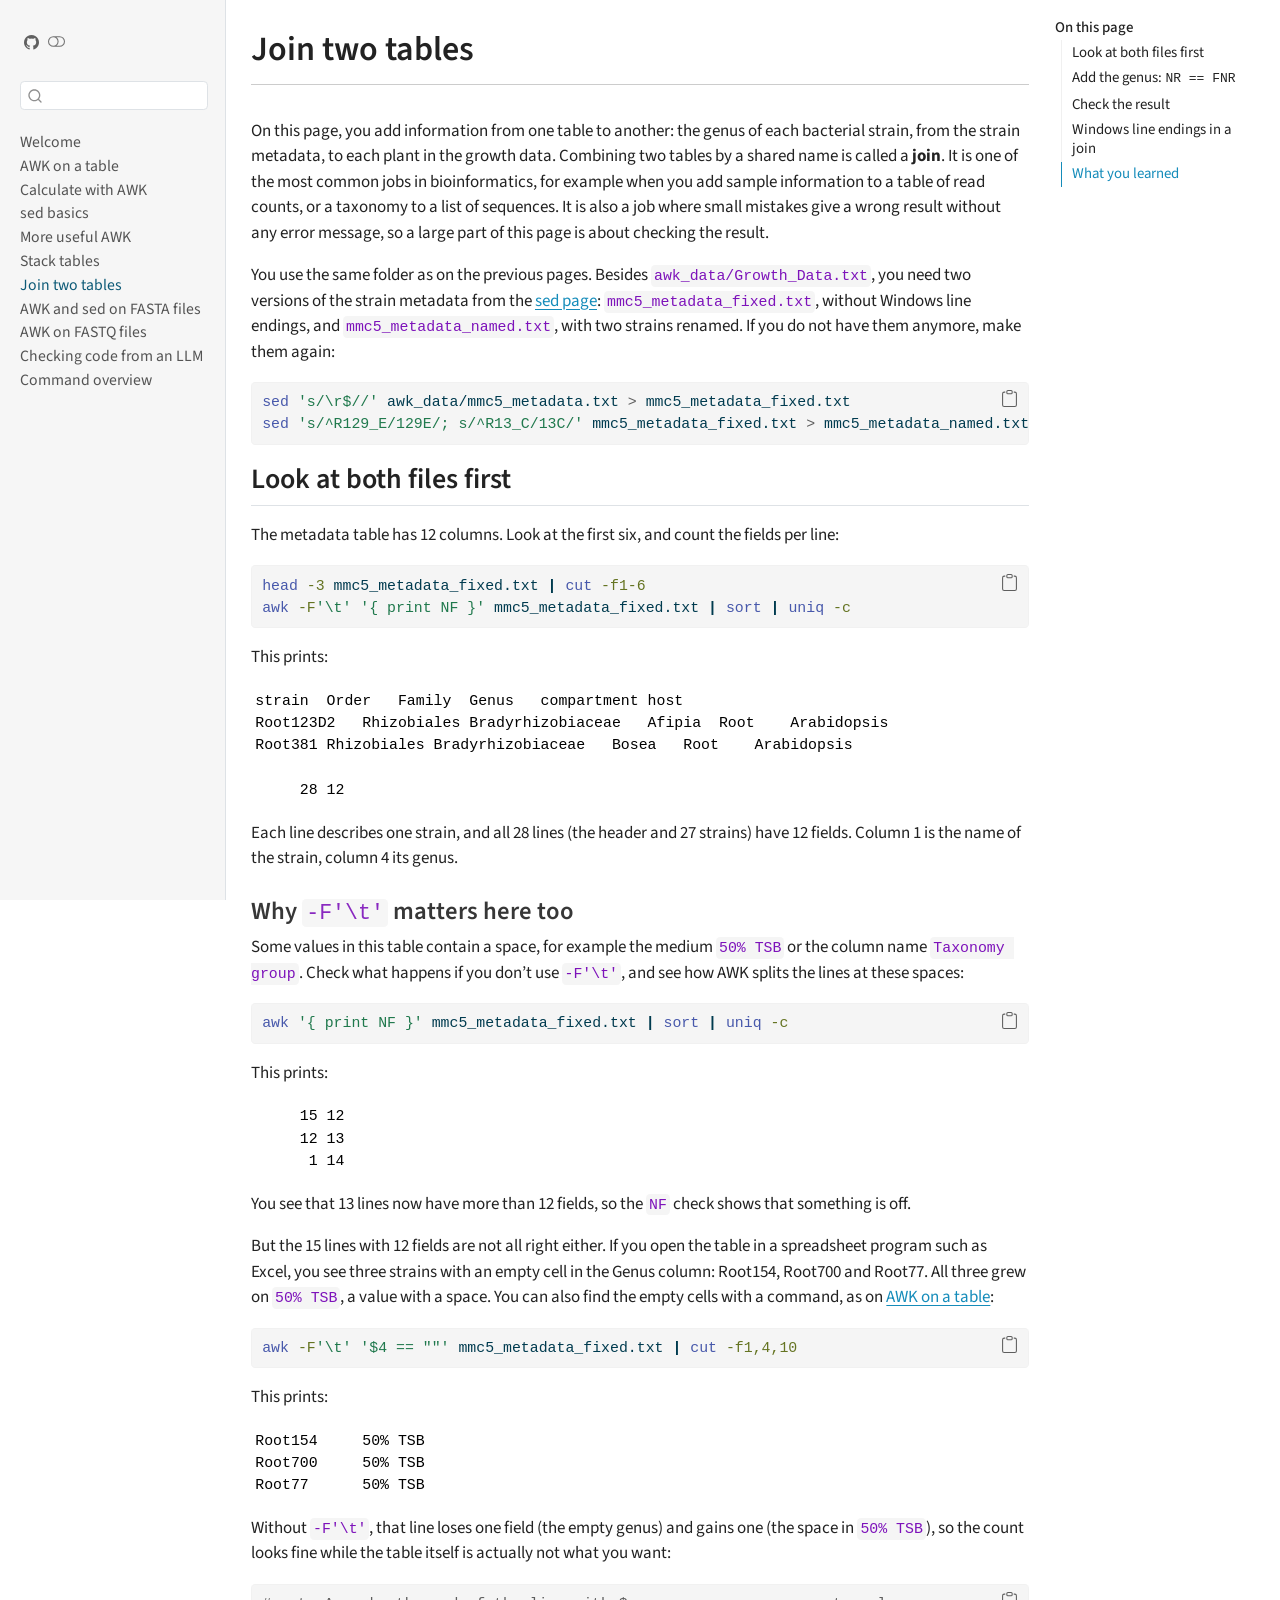
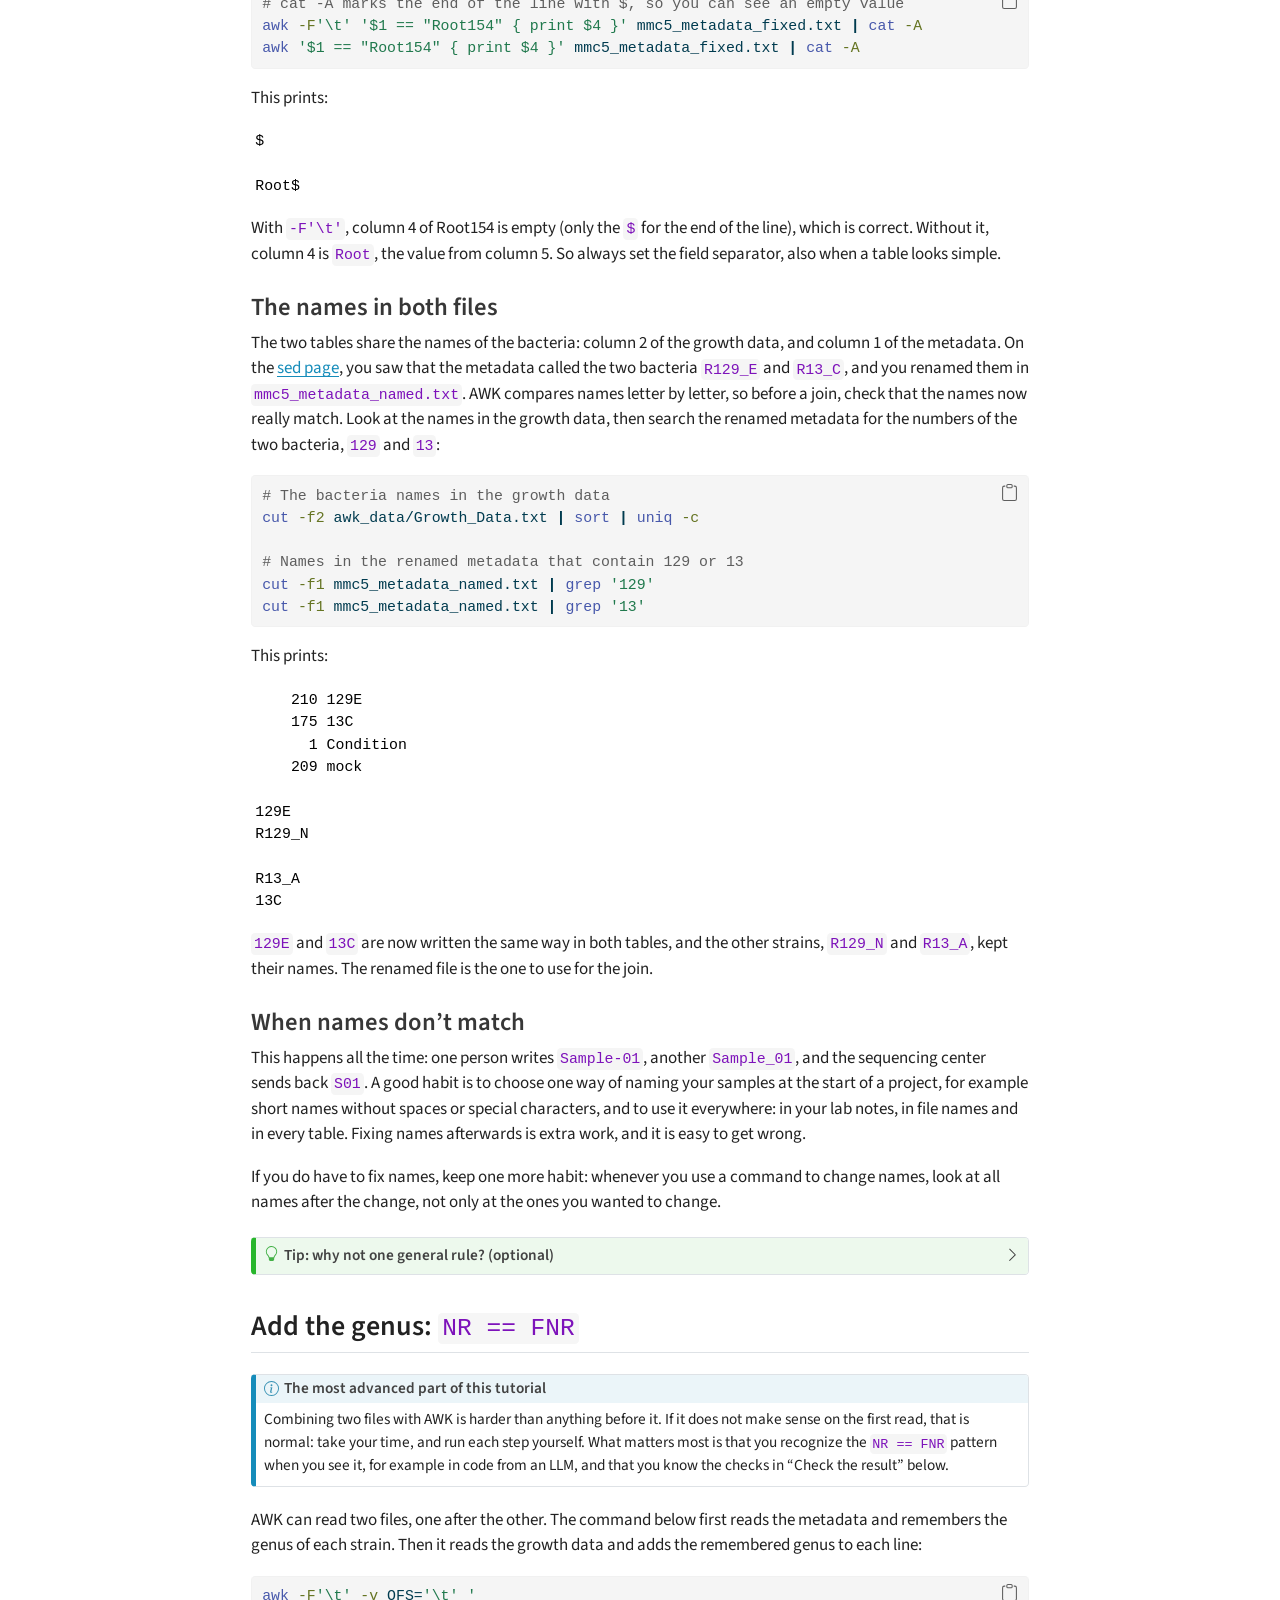
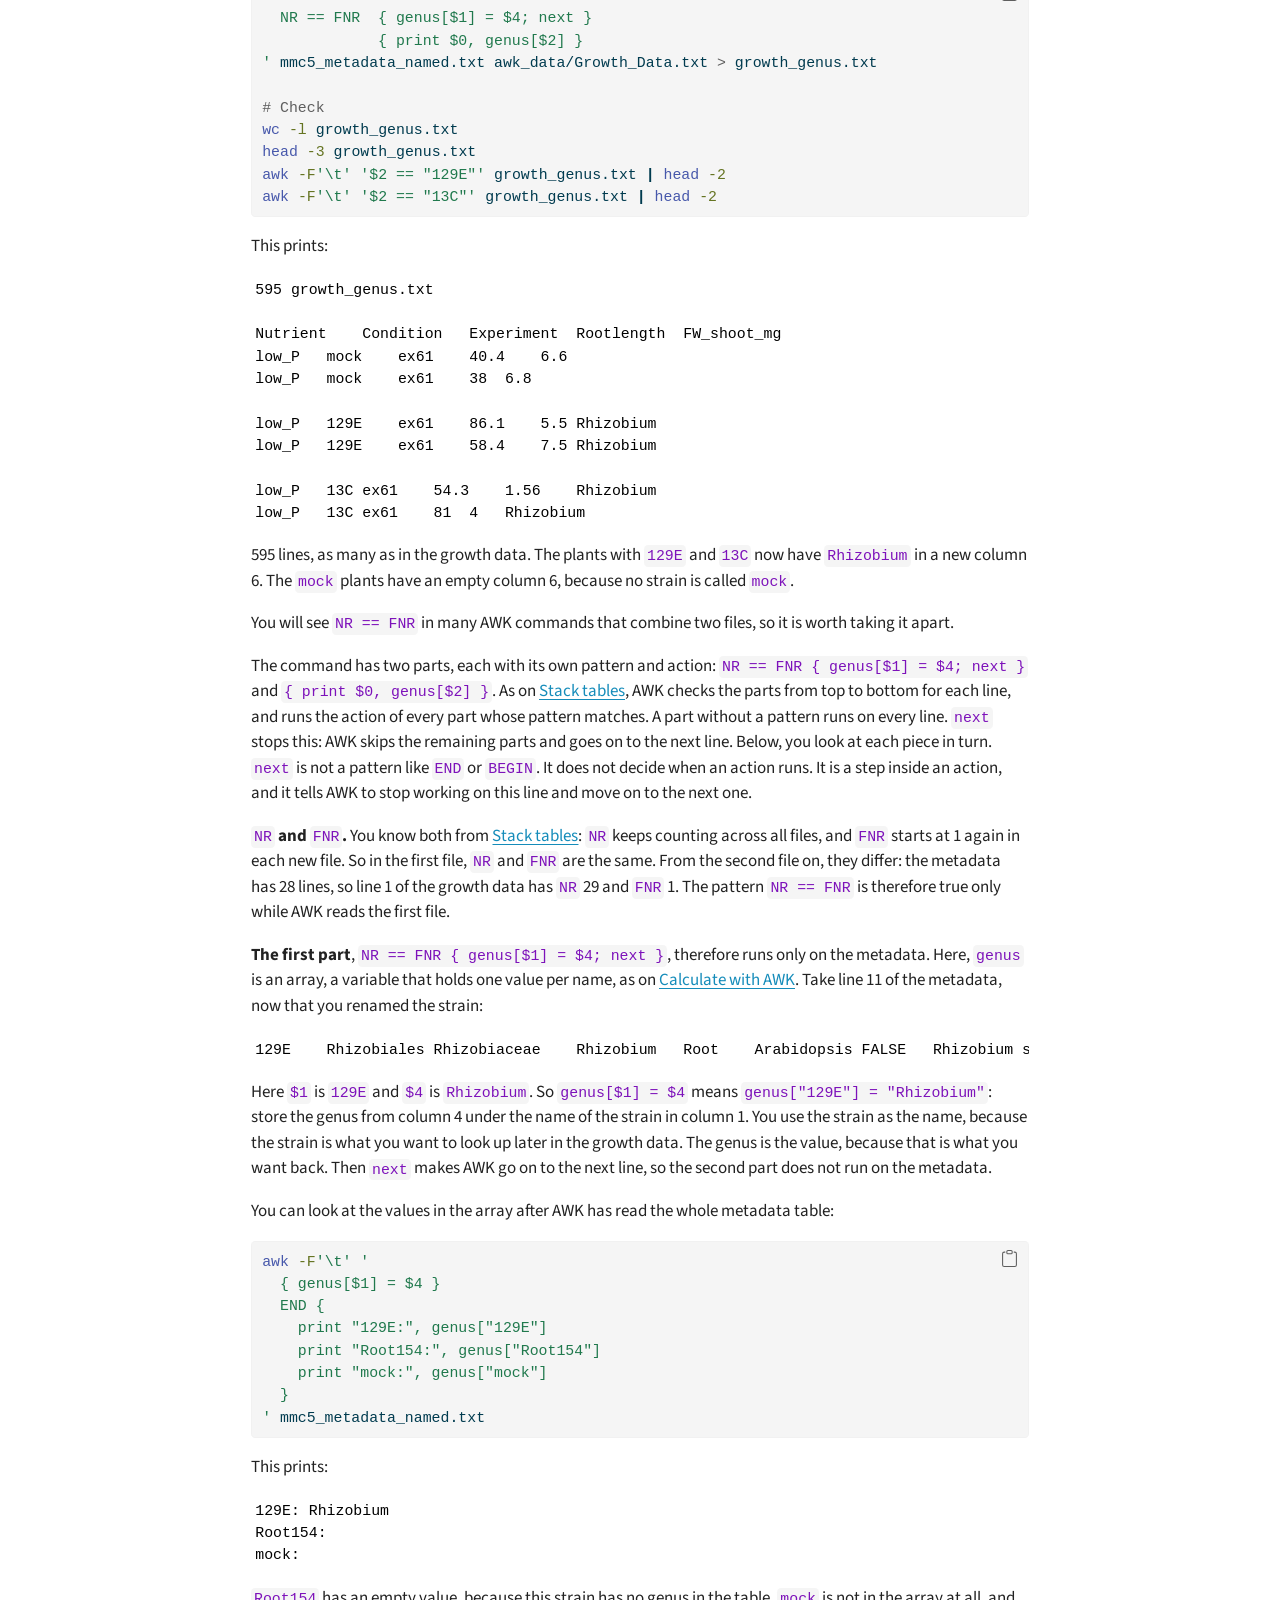
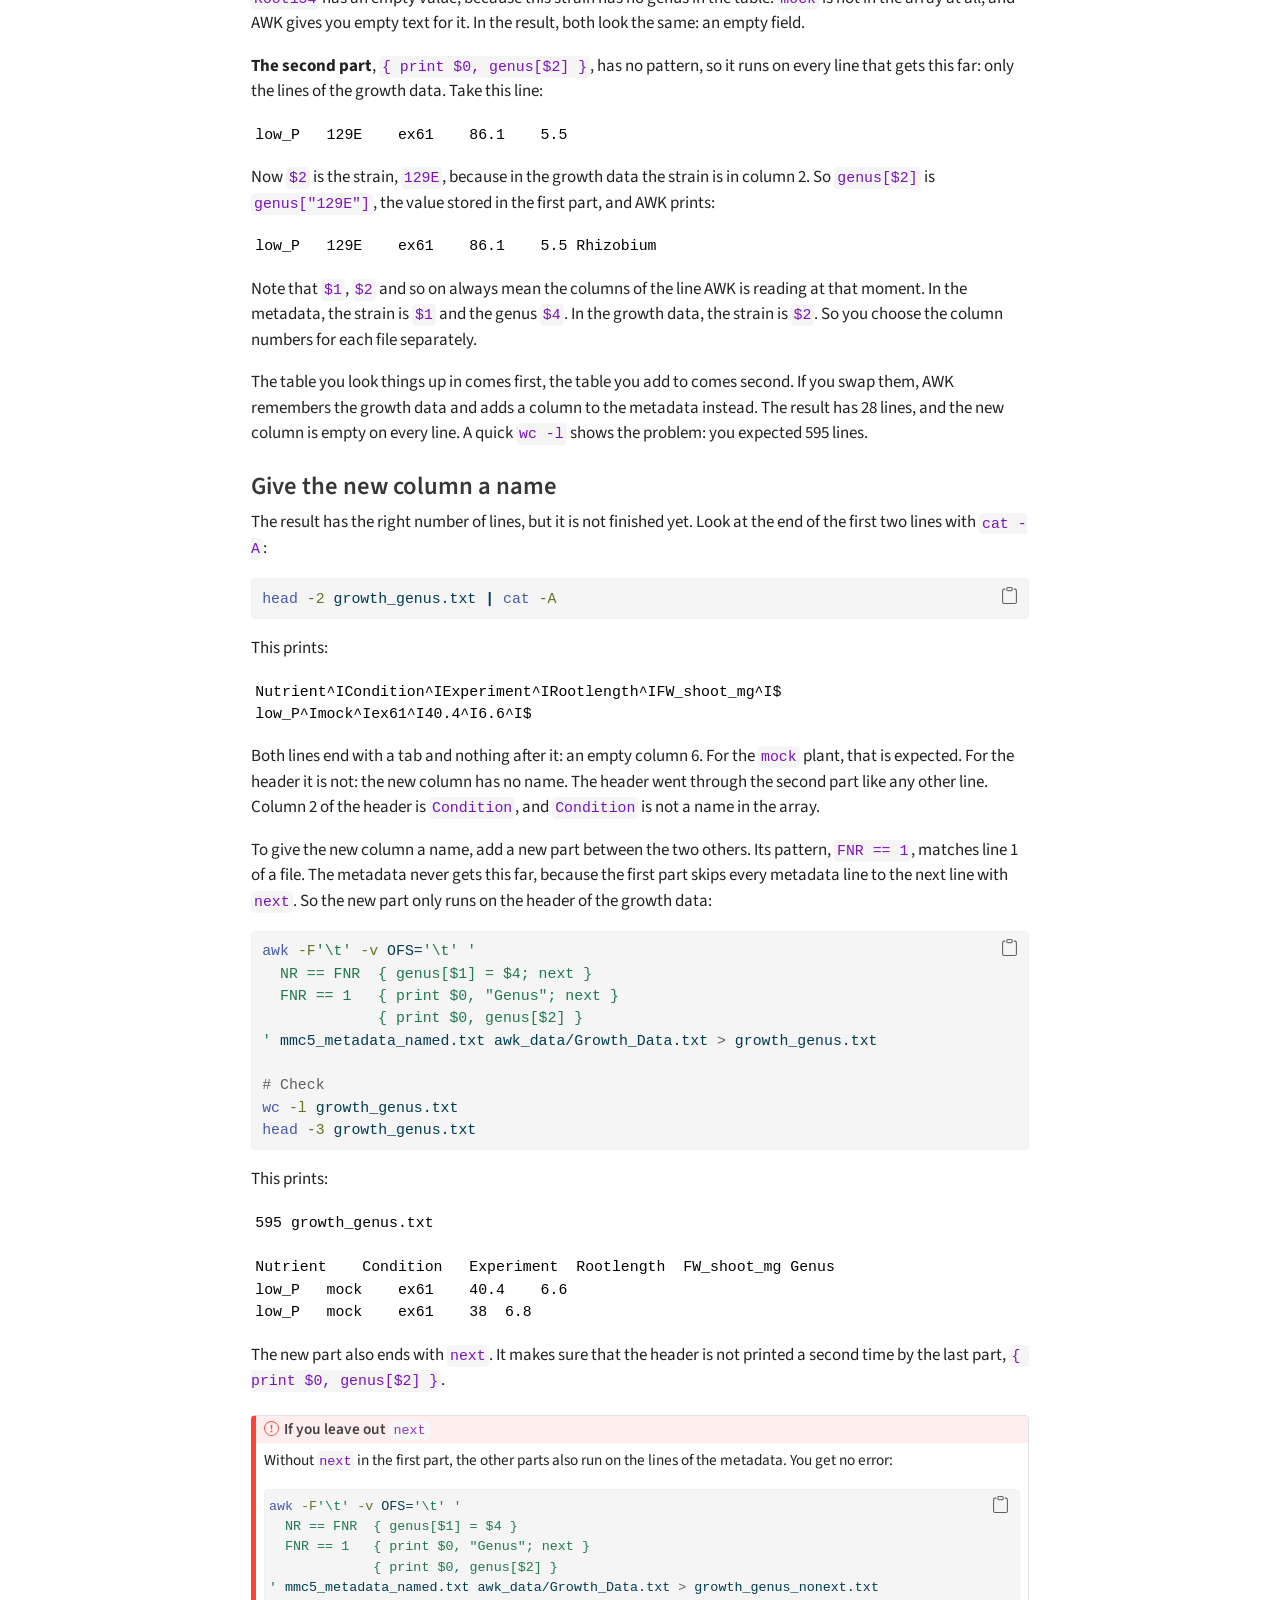
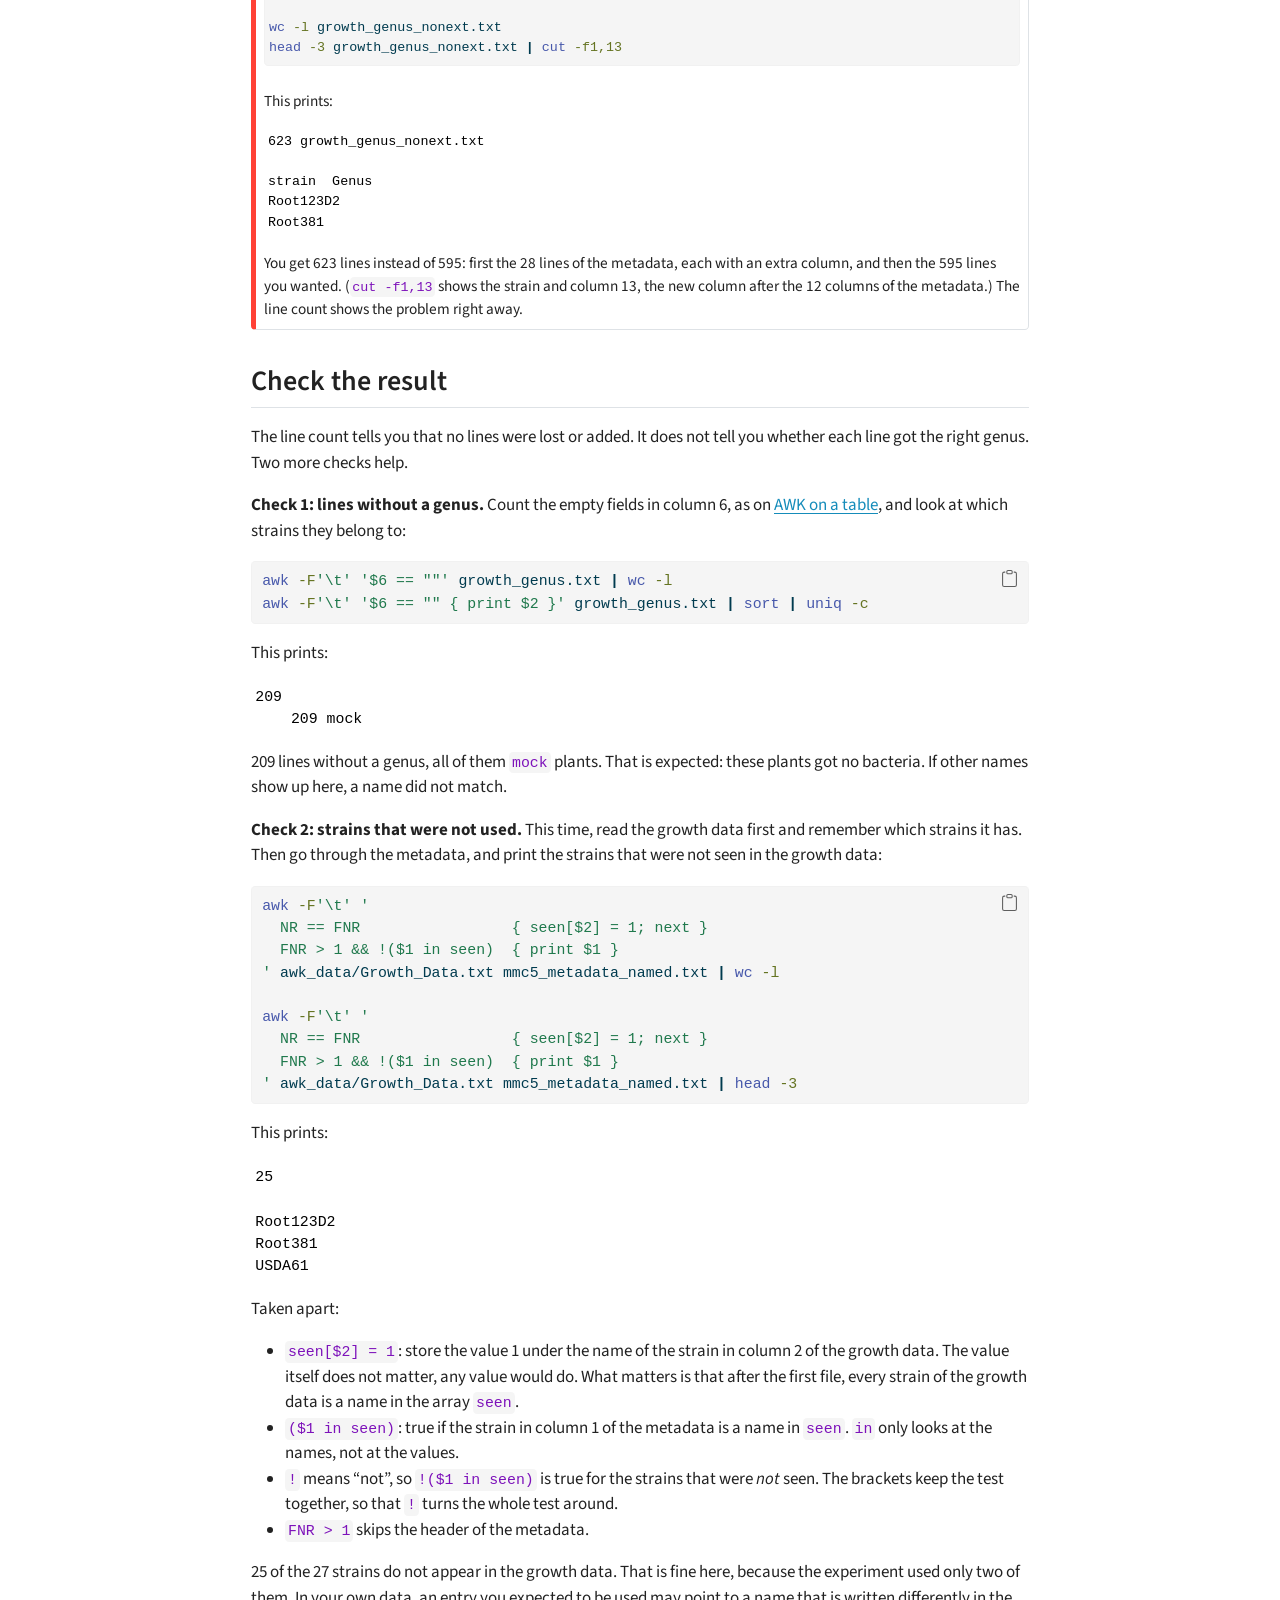
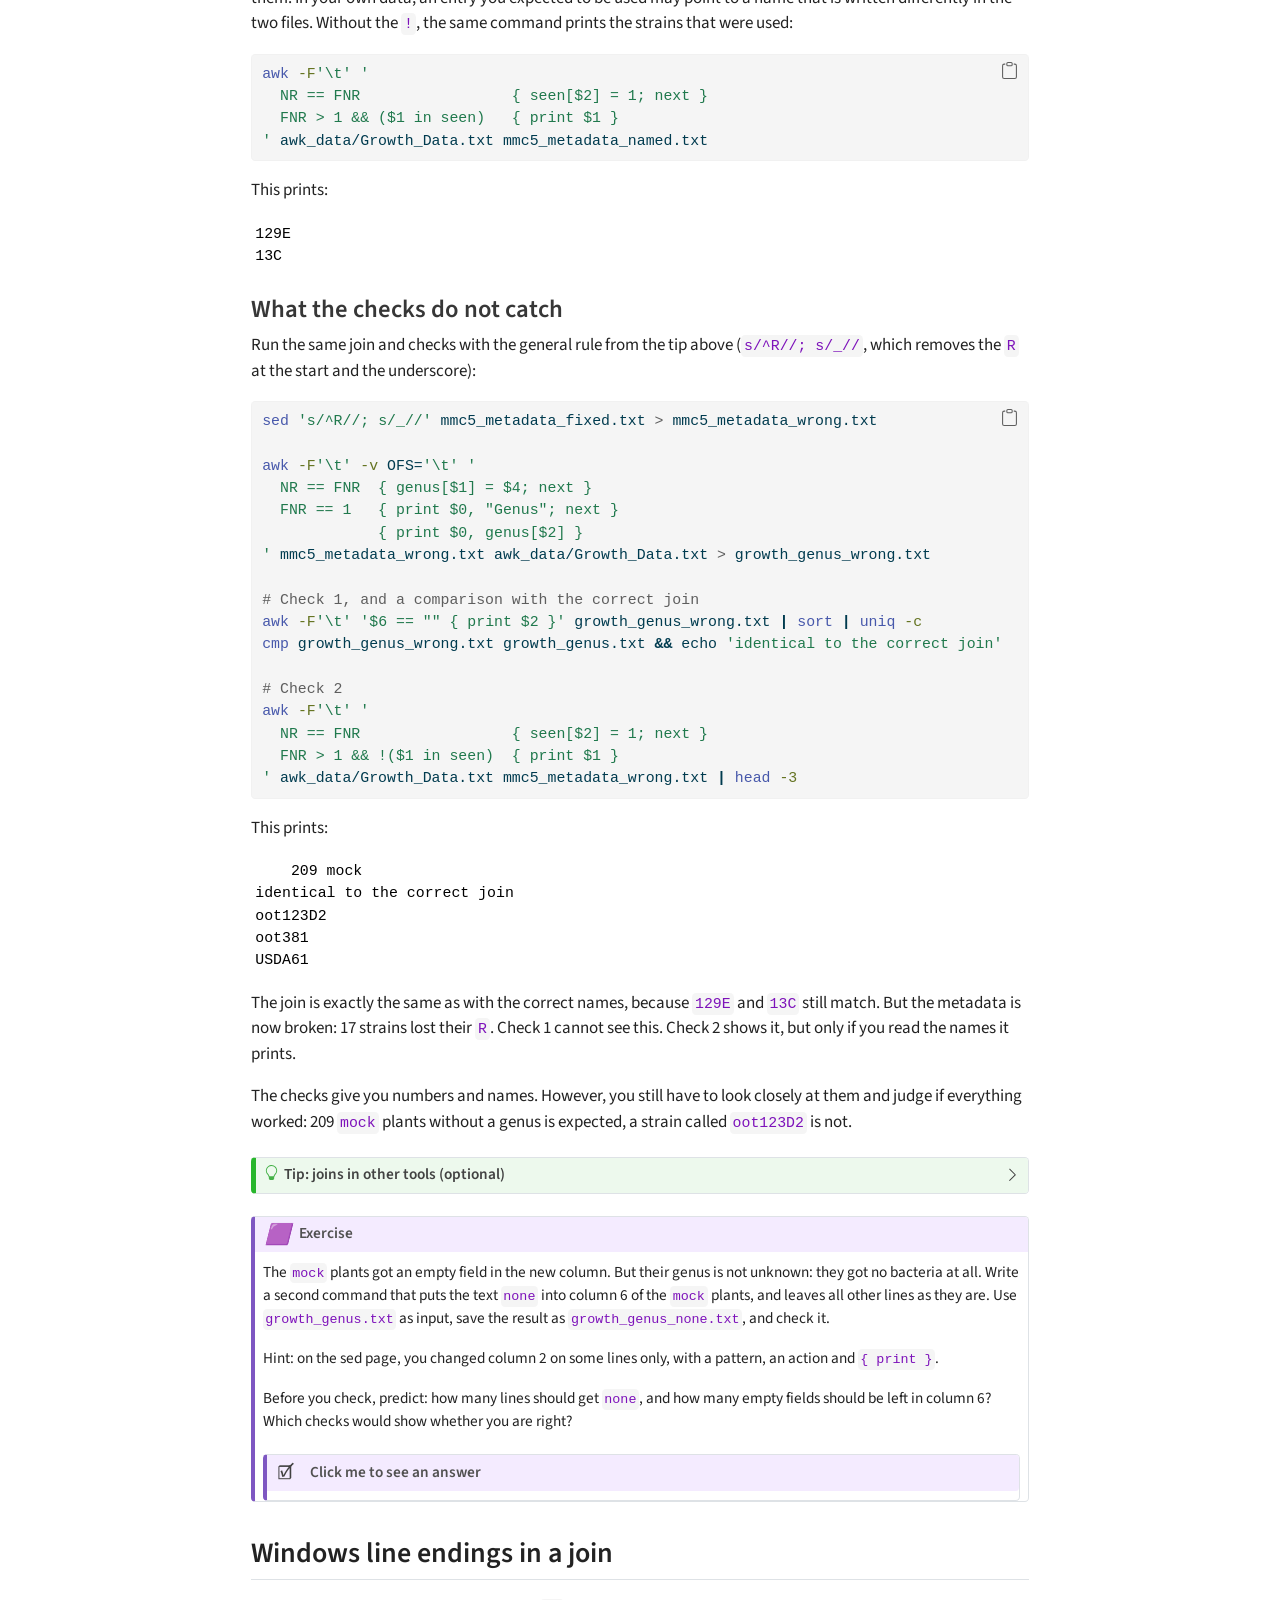
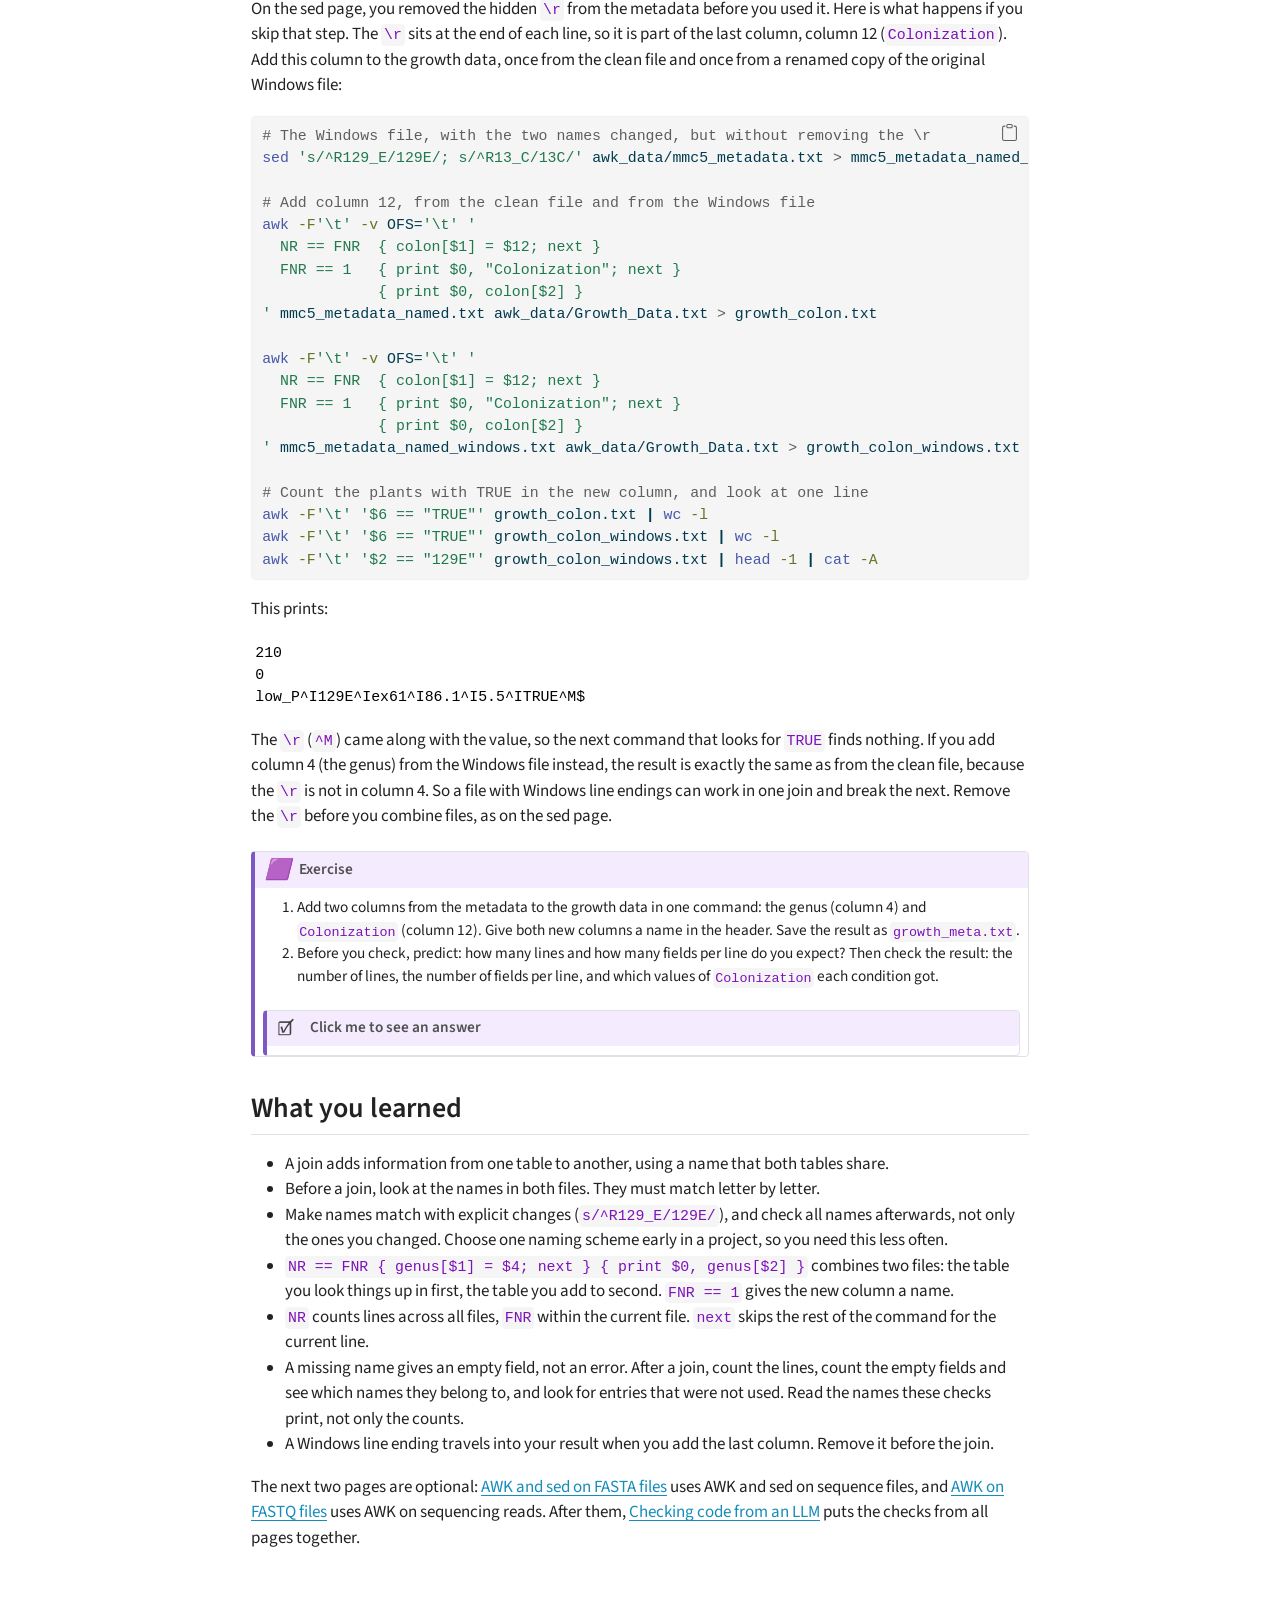
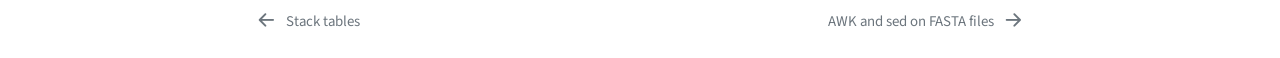
<file: docs/source/awk_join.html>
<!DOCTYPE html>
<html xmlns="http://www.w3.org/1999/xhtml" lang="en" xml:lang="en"><head>

<meta charset="utf-8">
<meta name="generator" content="quarto-1.8.25">

<meta name="viewport" content="width=device-width, initial-scale=1.0, user-scalable=yes">


<title>Join two tables – Working with tables using AWK and sed</title>
<style>
code{white-space: pre-wrap;}
span.smallcaps{font-variant: small-caps;}
div.columns{display: flex; gap: min(4vw, 1.5em);}
div.column{flex: auto; overflow-x: auto;}
div.hanging-indent{margin-left: 1.5em; text-indent: -1.5em;}
ul.task-list{list-style: none;}
ul.task-list li input[type="checkbox"] {
  width: 0.8em;
  margin: 0 0.8em 0.2em -1em; /* quarto-specific, see https://github.com/quarto-dev/quarto-cli/issues/4556 */ 
  vertical-align: middle;
}
/* CSS for syntax highlighting */
html { -webkit-text-size-adjust: 100%; }
pre > code.sourceCode { white-space: pre; position: relative; }
pre > code.sourceCode > span { display: inline-block; line-height: 1.25; }
pre > code.sourceCode > span:empty { height: 1.2em; }
.sourceCode { overflow: visible; }
code.sourceCode > span { color: inherit; text-decoration: inherit; }
div.sourceCode { margin: 1em 0; }
pre.sourceCode { margin: 0; }
@media screen {
div.sourceCode { overflow: auto; }
}
@media print {
pre > code.sourceCode { white-space: pre-wrap; }
pre > code.sourceCode > span { text-indent: -5em; padding-left: 5em; }
}
pre.numberSource code
  { counter-reset: source-line 0; }
pre.numberSource code > span
  { position: relative; left: -4em; counter-increment: source-line; }
pre.numberSource code > span > a:first-child::before
  { content: counter(source-line);
    position: relative; left: -1em; text-align: right; vertical-align: baseline;
    border: none; display: inline-block;
    -webkit-touch-callout: none; -webkit-user-select: none;
    -khtml-user-select: none; -moz-user-select: none;
    -ms-user-select: none; user-select: none;
    padding: 0 4px; width: 4em;
  }
pre.numberSource { margin-left: 3em;  padding-left: 4px; }
div.sourceCode
  {   }
@media screen {
pre > code.sourceCode > span > a:first-child::before { text-decoration: underline; }
}
</style>


<script src="../site_libs/quarto-nav/quarto-nav.js"></script>
<script src="../site_libs/quarto-nav/headroom.min.js"></script>
<script src="../site_libs/clipboard/clipboard.min.js"></script>
<script src="../site_libs/quarto-search/autocomplete.umd.js"></script>
<script src="../site_libs/quarto-search/fuse.min.js"></script>
<script src="../site_libs/quarto-search/quarto-search.js"></script>
<meta name="quarto:offset" content="../">
<link href="../source/awk_fasta.html" rel="next">
<link href="../source/awk_combine.html" rel="prev">
<script src="../site_libs/quarto-html/quarto.js" type="module"></script>
<script src="../site_libs/quarto-html/tabsets/tabsets.js" type="module"></script>
<script src="../site_libs/quarto-html/axe/axe-check.js" type="module"></script>
<script src="../site_libs/quarto-html/popper.min.js"></script>
<script src="../site_libs/quarto-html/tippy.umd.min.js"></script>
<script src="../site_libs/quarto-html/anchor.min.js"></script>
<link href="../site_libs/quarto-html/tippy.css" rel="stylesheet">
<link href="../site_libs/quarto-html/quarto-syntax-highlighting-7b89279ff1a6dce999919e0e67d4d9ec.css" rel="stylesheet" class="quarto-color-scheme" id="quarto-text-highlighting-styles">
<link href="../site_libs/quarto-html/quarto-syntax-highlighting-dark-707d8167ce6003fca903bfe2be84ab7f.css" rel="stylesheet" class="quarto-color-scheme quarto-color-alternate" id="quarto-text-highlighting-styles">
<link href="../site_libs/quarto-html/quarto-syntax-highlighting-7b89279ff1a6dce999919e0e67d4d9ec.css" rel="stylesheet" class="quarto-color-scheme-extra" id="quarto-text-highlighting-styles">
<script src="../site_libs/bootstrap/bootstrap.min.js"></script>
<link href="../site_libs/bootstrap/bootstrap-icons.css" rel="stylesheet">
<link href="../site_libs/bootstrap/bootstrap-07ba6b261650929f6c0e3bf61f8c80ad.min.css" rel="stylesheet" append-hash="true" class="quarto-color-scheme" id="quarto-bootstrap" data-mode="light">
<link href="../site_libs/bootstrap/bootstrap-dark-5290abd680639bf24a9d861acc7641a1.min.css" rel="stylesheet" append-hash="true" class="quarto-color-scheme quarto-color-alternate" id="quarto-bootstrap" data-mode="dark">
<link href="../site_libs/bootstrap/bootstrap-07ba6b261650929f6c0e3bf61f8c80ad.min.css" rel="stylesheet" append-hash="true" class="quarto-color-scheme-extra" id="quarto-bootstrap" data-mode="light">
<script id="quarto-search-options" type="application/json">{
  "location": "sidebar",
  "copy-button": false,
  "collapse-after": 3,
  "panel-placement": "start",
  "type": "textbox",
  "limit": 50,
  "keyboard-shortcut": [
    "f",
    "/",
    "s"
  ],
  "show-item-context": false,
  "language": {
    "search-no-results-text": "No results",
    "search-matching-documents-text": "matching documents",
    "search-copy-link-title": "Copy link to search",
    "search-hide-matches-text": "Hide additional matches",
    "search-more-match-text": "more match in this document",
    "search-more-matches-text": "more matches in this document",
    "search-clear-button-title": "Clear",
    "search-text-placeholder": "",
    "search-detached-cancel-button-title": "Cancel",
    "search-submit-button-title": "Submit",
    "search-label": "Search"
  }
}</script>


</head>

<body class="nav-sidebar docked quarto-light"><script id="quarto-html-before-body" type="application/javascript">
    const toggleBodyColorMode = (bsSheetEl) => {
      const mode = bsSheetEl.getAttribute("data-mode");
      const bodyEl = window.document.querySelector("body");
      if (mode === "dark") {
        bodyEl.classList.add("quarto-dark");
        bodyEl.classList.remove("quarto-light");
      } else {
        bodyEl.classList.add("quarto-light");
        bodyEl.classList.remove("quarto-dark");
      }
    }
    const toggleBodyColorPrimary = () => {
      const bsSheetEl = window.document.querySelector("link#quarto-bootstrap:not([rel=disabled-stylesheet])");
      if (bsSheetEl) {
        toggleBodyColorMode(bsSheetEl);
      }
    }
    const setColorSchemeToggle = (alternate) => {
      const toggles = window.document.querySelectorAll('.quarto-color-scheme-toggle');
      for (let i=0; i < toggles.length; i++) {
        const toggle = toggles[i];
        if (toggle) {
          if (alternate) {
            toggle.classList.add("alternate");
          } else {
            toggle.classList.remove("alternate");
          }
        }
      }
    };
    const toggleColorMode = (alternate) => {
      // Switch the stylesheets
      const primaryStylesheets = window.document.querySelectorAll('link.quarto-color-scheme:not(.quarto-color-alternate)');
      const alternateStylesheets = window.document.querySelectorAll('link.quarto-color-scheme.quarto-color-alternate');
      manageTransitions('#quarto-margin-sidebar .nav-link', false);
      if (alternate) {
        // note: dark is layered on light, we don't disable primary!
        enableStylesheet(alternateStylesheets);
        for (const sheetNode of alternateStylesheets) {
          if (sheetNode.id === "quarto-bootstrap") {
            toggleBodyColorMode(sheetNode);
          }
        }
      } else {
        disableStylesheet(alternateStylesheets);
        enableStylesheet(primaryStylesheets)
        toggleBodyColorPrimary();
      }
      manageTransitions('#quarto-margin-sidebar .nav-link', true);
      // Switch the toggles
      setColorSchemeToggle(alternate)
      // Hack to workaround the fact that safari doesn't
      // properly recolor the scrollbar when toggling (#1455)
      if (navigator.userAgent.indexOf('Safari') > 0 && navigator.userAgent.indexOf('Chrome') == -1) {
        manageTransitions("body", false);
        window.scrollTo(0, 1);
        setTimeout(() => {
          window.scrollTo(0, 0);
          manageTransitions("body", true);
        }, 40);
      }
    }
    const disableStylesheet = (stylesheets) => {
      for (let i=0; i < stylesheets.length; i++) {
        const stylesheet = stylesheets[i];
        stylesheet.rel = 'disabled-stylesheet';
      }
    }
    const enableStylesheet = (stylesheets) => {
      for (let i=0; i < stylesheets.length; i++) {
        const stylesheet = stylesheets[i];
        if(stylesheet.rel !== 'stylesheet') { // for Chrome, which will still FOUC without this check
          stylesheet.rel = 'stylesheet';
        }
      }
    }
    const manageTransitions = (selector, allowTransitions) => {
      const els = window.document.querySelectorAll(selector);
      for (let i=0; i < els.length; i++) {
        const el = els[i];
        if (allowTransitions) {
          el.classList.remove('notransition');
        } else {
          el.classList.add('notransition');
        }
      }
    }
    const isFileUrl = () => {
      return window.location.protocol === 'file:';
    }
    const hasAlternateSentinel = () => {
      let styleSentinel = getColorSchemeSentinel();
      if (styleSentinel !== null) {
        return styleSentinel === "alternate";
      } else {
        return false;
      }
    }
    const setStyleSentinel = (alternate) => {
      const value = alternate ? "alternate" : "default";
      if (!isFileUrl()) {
        window.localStorage.setItem("quarto-color-scheme", value);
      } else {
        localAlternateSentinel = value;
      }
    }
    const getColorSchemeSentinel = () => {
      if (!isFileUrl()) {
        const storageValue = window.localStorage.getItem("quarto-color-scheme");
        return storageValue != null ? storageValue : localAlternateSentinel;
      } else {
        return localAlternateSentinel;
      }
    }
    const toggleGiscusIfUsed = (isAlternate, darkModeDefault) => {
      const baseTheme = document.querySelector('#giscus-base-theme')?.value ?? 'light';
      const alternateTheme = document.querySelector('#giscus-alt-theme')?.value ?? 'dark';
      let newTheme = '';
      if(authorPrefersDark) {
        newTheme = isAlternate ? baseTheme : alternateTheme;
      } else {
        newTheme = isAlternate ? alternateTheme : baseTheme;
      }
      const changeGiscusTheme = () => {
        // From: https://github.com/giscus/giscus/issues/336
        const sendMessage = (message) => {
          const iframe = document.querySelector('iframe.giscus-frame');
          if (!iframe) return;
          iframe.contentWindow.postMessage({ giscus: message }, 'https://giscus.app');
        }
        sendMessage({
          setConfig: {
            theme: newTheme
          }
        });
      }
      const isGiscussLoaded = window.document.querySelector('iframe.giscus-frame') !== null;
      if (isGiscussLoaded) {
        changeGiscusTheme();
      }
    };
    const authorPrefersDark = false;
    const darkModeDefault = authorPrefersDark;
      document.querySelector('link#quarto-text-highlighting-styles.quarto-color-scheme-extra').rel = 'disabled-stylesheet';
      document.querySelector('link#quarto-bootstrap.quarto-color-scheme-extra').rel = 'disabled-stylesheet';
    let localAlternateSentinel = darkModeDefault ? 'alternate' : 'default';
    // Dark / light mode switch
    window.quartoToggleColorScheme = () => {
      // Read the current dark / light value
      let toAlternate = !hasAlternateSentinel();
      toggleColorMode(toAlternate);
      setStyleSentinel(toAlternate);
      toggleGiscusIfUsed(toAlternate, darkModeDefault);
      window.dispatchEvent(new Event('resize'));
    };
    // Switch to dark mode if need be
    if (hasAlternateSentinel()) {
      toggleColorMode(true);
    } else {
      toggleColorMode(false);
    }
  </script>

<div id="quarto-search-results"></div>
  <header id="quarto-header" class="headroom fixed-top">
  <nav class="quarto-secondary-nav">
    <div class="container-fluid d-flex">
      <button type="button" class="quarto-btn-toggle btn" data-bs-toggle="collapse" role="button" data-bs-target=".quarto-sidebar-collapse-item" aria-controls="quarto-sidebar" aria-expanded="false" aria-label="Toggle sidebar navigation" onclick="if (window.quartoToggleHeadroom) { window.quartoToggleHeadroom(); }">
        <i class="bi bi-layout-text-sidebar-reverse"></i>
      </button>
        <nav class="quarto-page-breadcrumbs" aria-label="breadcrumb"><ol class="breadcrumb"><li class="breadcrumb-item"><a href="../source/awk_join.html">Join two tables</a></li></ol></nav>
        <a class="flex-grow-1" role="navigation" data-bs-toggle="collapse" data-bs-target=".quarto-sidebar-collapse-item" aria-controls="quarto-sidebar" aria-expanded="false" aria-label="Toggle sidebar navigation" onclick="if (window.quartoToggleHeadroom) { window.quartoToggleHeadroom(); }">      
        </a>
      <button type="button" class="btn quarto-search-button" aria-label="Search" onclick="window.quartoOpenSearch();">
        <i class="bi bi-search"></i>
      </button>
    </div>
  </nav>
</header>
<!-- content -->
<div id="quarto-content" class="quarto-container page-columns page-rows-contents page-layout-article">
<!-- sidebar -->
  <nav id="quarto-sidebar" class="sidebar collapse collapse-horizontal quarto-sidebar-collapse-item sidebar-navigation docked overflow-auto">
    <div class="pt-lg-2 mt-2 text-left sidebar-header">
      <a href="../index.html" class="sidebar-logo-link">
      </a>
      <div class="sidebar-tools-main">
    <a href="https://github.com/ndombrowski/AWK_tutorial" title="" class="quarto-navigation-tool px-1" aria-label=""><i class="bi bi-github"></i></a>
  <a href="" class="quarto-color-scheme-toggle quarto-navigation-tool  px-1" onclick="window.quartoToggleColorScheme(); return false;" title="Toggle dark mode"><i class="bi"></i></a>
</div>
      </div>
        <div class="mt-2 flex-shrink-0 align-items-center">
        <div class="sidebar-search">
        <div id="quarto-search" class="" title="Search"></div>
        </div>
        </div>
    <div class="sidebar-menu-container"> 
    <ul class="list-unstyled mt-1">
        <li class="sidebar-item">
  <div class="sidebar-item-container"> 
  <a href="../index.html" class="sidebar-item-text sidebar-link">
 <span class="menu-text">Welcome</span></a>
  </div>
</li>
        <li class="sidebar-item">
  <div class="sidebar-item-container"> 
  <a href="../source/awk_table.html" class="sidebar-item-text sidebar-link">
 <span class="menu-text">AWK on a table</span></a>
  </div>
</li>
        <li class="sidebar-item">
  <div class="sidebar-item-container"> 
  <a href="../source/awk_calc.html" class="sidebar-item-text sidebar-link">
 <span class="menu-text">Calculate with AWK</span></a>
  </div>
</li>
        <li class="sidebar-item">
  <div class="sidebar-item-container"> 
  <a href="../source/sed_basics.html" class="sidebar-item-text sidebar-link">
 <span class="menu-text">sed basics</span></a>
  </div>
</li>
        <li class="sidebar-item">
  <div class="sidebar-item-container"> 
  <a href="../source/awk_more.html" class="sidebar-item-text sidebar-link">
 <span class="menu-text">More useful AWK</span></a>
  </div>
</li>
        <li class="sidebar-item">
  <div class="sidebar-item-container"> 
  <a href="../source/awk_combine.html" class="sidebar-item-text sidebar-link">
 <span class="menu-text">Stack tables</span></a>
  </div>
</li>
        <li class="sidebar-item">
  <div class="sidebar-item-container"> 
  <a href="../source/awk_join.html" class="sidebar-item-text sidebar-link active">
 <span class="menu-text">Join two tables</span></a>
  </div>
</li>
        <li class="sidebar-item">
  <div class="sidebar-item-container"> 
  <a href="../source/awk_fasta.html" class="sidebar-item-text sidebar-link">
 <span class="menu-text">AWK and sed on FASTA files</span></a>
  </div>
</li>
        <li class="sidebar-item">
  <div class="sidebar-item-container"> 
  <a href="../source/awk_fastq.html" class="sidebar-item-text sidebar-link">
 <span class="menu-text">AWK on FASTQ files</span></a>
  </div>
</li>
        <li class="sidebar-item">
  <div class="sidebar-item-container"> 
  <a href="../source/check_llm_code.html" class="sidebar-item-text sidebar-link">
 <span class="menu-text">Checking code from an LLM</span></a>
  </div>
</li>
        <li class="sidebar-item">
  <div class="sidebar-item-container"> 
  <a href="../source/cheat_sheet.html" class="sidebar-item-text sidebar-link">
 <span class="menu-text">Command overview</span></a>
  </div>
</li>
    </ul>
    </div>
</nav>
<div id="quarto-sidebar-glass" class="quarto-sidebar-collapse-item" data-bs-toggle="collapse" data-bs-target=".quarto-sidebar-collapse-item"></div>
<!-- margin-sidebar -->
    <div id="quarto-margin-sidebar" class="sidebar margin-sidebar">
        <nav id="TOC" role="doc-toc" class="toc-active">
    <h2 id="toc-title">On this page</h2>
   
  <ul>
  <li><a href="#look-at-both-files-first" id="toc-look-at-both-files-first" class="nav-link active" data-scroll-target="#look-at-both-files-first">Look at both files first</a>
  <ul class="collapse">
  <li><a href="#why--ft-matters-here-too" id="toc-why--ft-matters-here-too" class="nav-link" data-scroll-target="#why--ft-matters-here-too">Why <code>-F'\t'</code> matters here too</a></li>
  <li><a href="#the-names-in-both-files" id="toc-the-names-in-both-files" class="nav-link" data-scroll-target="#the-names-in-both-files">The names in both files</a></li>
  <li><a href="#when-names-dont-match" id="toc-when-names-dont-match" class="nav-link" data-scroll-target="#when-names-dont-match">When names don’t match</a></li>
  </ul></li>
  <li><a href="#add-the-genus-nr-fnr" id="toc-add-the-genus-nr-fnr" class="nav-link" data-scroll-target="#add-the-genus-nr-fnr">Add the genus: <code>NR == FNR</code></a>
  <ul class="collapse">
  <li><a href="#give-the-new-column-a-name" id="toc-give-the-new-column-a-name" class="nav-link" data-scroll-target="#give-the-new-column-a-name">Give the new column a name</a></li>
  </ul></li>
  <li><a href="#check-the-result" id="toc-check-the-result" class="nav-link" data-scroll-target="#check-the-result">Check the result</a>
  <ul class="collapse">
  <li><a href="#what-the-checks-do-not-catch" id="toc-what-the-checks-do-not-catch" class="nav-link" data-scroll-target="#what-the-checks-do-not-catch">What the checks do not catch</a></li>
  </ul></li>
  <li><a href="#windows-line-endings-in-a-join" id="toc-windows-line-endings-in-a-join" class="nav-link" data-scroll-target="#windows-line-endings-in-a-join">Windows line endings in a join</a></li>
  <li><a href="#what-you-learned" id="toc-what-you-learned" class="nav-link" data-scroll-target="#what-you-learned">What you learned</a></li>
  </ul>
</nav>
    </div>
<!-- main -->
<main class="content" id="quarto-document-content">


<header id="title-block-header" class="quarto-title-block default">
<div class="quarto-title">
<h1 class="title">Join two tables</h1>
</div>



<div class="quarto-title-meta">

    
  
    
  </div>
  


</header>


<p>On this page, you add information from one table to another: the genus of each bacterial strain, from the strain metadata, to each plant in the growth data. Combining two tables by a shared name is called a <strong>join</strong>. It is one of the most common jobs in bioinformatics, for example when you add sample information to a table of read counts, or a taxonomy to a list of sequences. It is also a job where small mistakes give a wrong result without any error message, so a large part of this page is about checking the result.</p>
<p>You use the same folder as on the previous pages. Besides <code>awk_data/Growth_Data.txt</code>, you need two versions of the strain metadata from the <a href="../source/sed_basics.html">sed page</a>: <code>mmc5_metadata_fixed.txt</code>, without Windows line endings, and <code>mmc5_metadata_named.txt</code>, with two strains renamed. If you do not have them anymore, make them again:</p>
<div class="cell">
<div class="code-copy-outer-scaffold"><div class="sourceCode cell-code" id="cb1"><pre class="sourceCode bash code-with-copy"><code class="sourceCode bash"><span id="cb1-1"><a href="#cb1-1" aria-hidden="true" tabindex="-1"></a><span class="fu">sed</span> <span class="st">'s/\r$//'</span> awk_data/mmc5_metadata.txt <span class="op">&gt;</span> mmc5_metadata_fixed.txt</span>
<span id="cb1-2"><a href="#cb1-2" aria-hidden="true" tabindex="-1"></a><span class="fu">sed</span> <span class="st">'s/^R129_E/129E/; s/^R13_C/13C/'</span> mmc5_metadata_fixed.txt <span class="op">&gt;</span> mmc5_metadata_named.txt</span></code></pre></div><button title="Copy to Clipboard" class="code-copy-button"><i class="bi"></i></button></div>
</div>
<section id="look-at-both-files-first" class="level2">
<h2 class="anchored" data-anchor-id="look-at-both-files-first">Look at both files first</h2>
<p>The metadata table has 12 columns. Look at the first six, and count the fields per line:</p>
<div class="cell">
<div class="code-copy-outer-scaffold"><div class="sourceCode cell-code" id="cb2"><pre class="sourceCode bash code-with-copy"><code class="sourceCode bash"><span id="cb2-1"><a href="#cb2-1" aria-hidden="true" tabindex="-1"></a><span class="fu">head</span> <span class="at">-3</span> mmc5_metadata_fixed.txt <span class="kw">|</span> <span class="fu">cut</span> <span class="at">-f1-6</span></span>
<span id="cb2-2"><a href="#cb2-2" aria-hidden="true" tabindex="-1"></a><span class="fu">awk</span> <span class="at">-F</span><span class="st">'\t'</span> <span class="st">'{ print NF }'</span> mmc5_metadata_fixed.txt <span class="kw">|</span> <span class="fu">sort</span> <span class="kw">|</span> <span class="fu">uniq</span> <span class="at">-c</span></span></code></pre></div><button title="Copy to Clipboard" class="code-copy-button"><i class="bi"></i></button></div>
</div>
<p>This prints:</p>
<pre><code>strain  Order   Family  Genus   compartment host
Root123D2   Rhizobiales Bradyrhizobiaceae   Afipia  Root    Arabidopsis
Root381 Rhizobiales Bradyrhizobiaceae   Bosea   Root    Arabidopsis

     28 12</code></pre>
<p>Each line describes one strain, and all 28 lines (the header and 27 strains) have 12 fields. Column 1 is the name of the strain, column 4 its genus.</p>
<section id="why--ft-matters-here-too" class="level3">
<h3 class="anchored" data-anchor-id="why--ft-matters-here-too">Why <code>-F'\t'</code> matters here too</h3>
<p>Some values in this table contain a space, for example the medium <code>50% TSB</code> or the column name <code>Taxonomy group</code>. Check what happens if you don’t use <code>-F'\t'</code>, and see how AWK splits the lines at these spaces:</p>
<div class="cell">
<div class="code-copy-outer-scaffold"><div class="sourceCode cell-code" id="cb4"><pre class="sourceCode bash code-with-copy"><code class="sourceCode bash"><span id="cb4-1"><a href="#cb4-1" aria-hidden="true" tabindex="-1"></a><span class="fu">awk</span> <span class="st">'{ print NF }'</span> mmc5_metadata_fixed.txt <span class="kw">|</span> <span class="fu">sort</span> <span class="kw">|</span> <span class="fu">uniq</span> <span class="at">-c</span></span></code></pre></div><button title="Copy to Clipboard" class="code-copy-button"><i class="bi"></i></button></div>
</div>
<p>This prints:</p>
<pre><code>     15 12
     12 13
      1 14</code></pre>
<p>You see that 13 lines now have more than 12 fields, so the <code>NF</code> check shows that something is off.</p>
<p>But the 15 lines with 12 fields are not all right either. If you open the table in a spreadsheet program such as Excel, you see three strains with an empty cell in the Genus column: Root154, Root700 and Root77. All three grew on <code>50% TSB</code>, a value with a space. You can also find the empty cells with a command, as on <a href="../source/awk_table.html#working-with-missing-values-empty-fields">AWK on a table</a>:</p>
<div class="cell">
<div class="code-copy-outer-scaffold"><div class="sourceCode cell-code" id="cb6"><pre class="sourceCode bash code-with-copy"><code class="sourceCode bash"><span id="cb6-1"><a href="#cb6-1" aria-hidden="true" tabindex="-1"></a><span class="fu">awk</span> <span class="at">-F</span><span class="st">'\t'</span> <span class="st">'$4 == ""'</span> mmc5_metadata_fixed.txt <span class="kw">|</span> <span class="fu">cut</span> <span class="at">-f1,4,10</span></span></code></pre></div><button title="Copy to Clipboard" class="code-copy-button"><i class="bi"></i></button></div>
</div>
<p>This prints:</p>
<pre><code>Root154     50% TSB
Root700     50% TSB
Root77      50% TSB</code></pre>
<p>Without <code>-F'\t'</code>, that line loses one field (the empty genus) and gains one (the space in <code>50% TSB</code>), so the count looks fine while the table itself is actually not what you want:</p>
<div class="cell">
<div class="code-copy-outer-scaffold"><div class="sourceCode cell-code" id="cb8"><pre class="sourceCode bash code-with-copy"><code class="sourceCode bash"><span id="cb8-1"><a href="#cb8-1" aria-hidden="true" tabindex="-1"></a><span class="co"># cat -A marks the end of the line with $, so you can see an empty value</span></span>
<span id="cb8-2"><a href="#cb8-2" aria-hidden="true" tabindex="-1"></a><span class="fu">awk</span> <span class="at">-F</span><span class="st">'\t'</span> <span class="st">'$1 == "Root154" { print $4 }'</span> mmc5_metadata_fixed.txt <span class="kw">|</span> <span class="fu">cat</span> <span class="at">-A</span></span>
<span id="cb8-3"><a href="#cb8-3" aria-hidden="true" tabindex="-1"></a><span class="fu">awk</span> <span class="st">'$1 == "Root154" { print $4 }'</span> mmc5_metadata_fixed.txt <span class="kw">|</span> <span class="fu">cat</span> <span class="at">-A</span></span></code></pre></div><button title="Copy to Clipboard" class="code-copy-button"><i class="bi"></i></button></div>
</div>
<p>This prints:</p>
<pre><code>$

Root$</code></pre>
<p>With <code>-F'\t'</code>, column 4 of Root154 is empty (only the <code>$</code> for the end of the line), which is correct. Without it, column 4 is <code>Root</code>, the value from column 5. So always set the field separator, also when a table looks simple.</p>
</section>
<section id="the-names-in-both-files" class="level3">
<h3 class="anchored" data-anchor-id="the-names-in-both-files">The names in both files</h3>
<p>The two tables share the names of the bacteria: column 2 of the growth data, and column 1 of the metadata. On the <a href="../source/sed_basics.html#rename-two-strains">sed page</a>, you saw that the metadata called the two bacteria <code>R129_E</code> and <code>R13_C</code>, and you renamed them in <code>mmc5_metadata_named.txt</code>. AWK compares names letter by letter, so before a join, check that the names now really match. Look at the names in the growth data, then search the renamed metadata for the numbers of the two bacteria, <code>129</code> and <code>13</code>:</p>
<div class="cell">
<div class="code-copy-outer-scaffold"><div class="sourceCode cell-code" id="cb10"><pre class="sourceCode bash code-with-copy"><code class="sourceCode bash"><span id="cb10-1"><a href="#cb10-1" aria-hidden="true" tabindex="-1"></a><span class="co"># The bacteria names in the growth data</span></span>
<span id="cb10-2"><a href="#cb10-2" aria-hidden="true" tabindex="-1"></a><span class="fu">cut</span> <span class="at">-f2</span> awk_data/Growth_Data.txt <span class="kw">|</span> <span class="fu">sort</span> <span class="kw">|</span> <span class="fu">uniq</span> <span class="at">-c</span></span>
<span id="cb10-3"><a href="#cb10-3" aria-hidden="true" tabindex="-1"></a></span>
<span id="cb10-4"><a href="#cb10-4" aria-hidden="true" tabindex="-1"></a><span class="co"># Names in the renamed metadata that contain 129 or 13</span></span>
<span id="cb10-5"><a href="#cb10-5" aria-hidden="true" tabindex="-1"></a><span class="fu">cut</span> <span class="at">-f1</span> mmc5_metadata_named.txt <span class="kw">|</span> <span class="fu">grep</span> <span class="st">'129'</span></span>
<span id="cb10-6"><a href="#cb10-6" aria-hidden="true" tabindex="-1"></a><span class="fu">cut</span> <span class="at">-f1</span> mmc5_metadata_named.txt <span class="kw">|</span> <span class="fu">grep</span> <span class="st">'13'</span></span></code></pre></div><button title="Copy to Clipboard" class="code-copy-button"><i class="bi"></i></button></div>
</div>
<p>This prints:</p>
<pre><code>    210 129E
    175 13C
      1 Condition
    209 mock

129E
R129_N

R13_A
13C</code></pre>
<p><code>129E</code> and <code>13C</code> are now written the same way in both tables, and the other strains, <code>R129_N</code> and <code>R13_A</code>, kept their names. The renamed file is the one to use for the join.</p>
</section>
<section id="when-names-dont-match" class="level3">
<h3 class="anchored" data-anchor-id="when-names-dont-match">When names don’t match</h3>
<p>This happens all the time: one person writes <code>Sample-01</code>, another <code>Sample_01</code>, and the sequencing center sends back <code>S01</code>. A good habit is to choose one way of naming your samples at the start of a project, for example short names without spaces or special characters, and to use it everywhere: in your lab notes, in file names and in every table. Fixing names afterwards is extra work, and it is easy to get wrong.</p>
<p>If you do have to fix names, keep one more habit: whenever you use a command to change names, look at all names after the change, not only at the ones you wanted to change.</p>
<div class="callout callout-style-default callout-tip callout-titled" title="Tip: why not one general rule? (optional)">
<div class="callout-header d-flex align-content-center collapsed" data-bs-toggle="collapse" data-bs-target=".callout-1-contents" aria-controls="callout-1" aria-expanded="false" aria-label="Toggle callout">
<div class="callout-icon-container">
<i class="callout-icon"></i>
</div>
<div class="callout-title-container flex-fill">
<span class="screen-reader-only">Tip</span>Tip: why not one general rule? (optional)
</div>
<div class="callout-btn-toggle d-inline-block border-0 py-1 ps-1 pe-0 float-end"><i class="callout-toggle"></i></div>
</div>
<div id="callout-1" class="callout-1-contents callout-collapse collapse">
<div class="callout-body-container callout-body">
<p>Another idea to change names is to change all names at once, for example: remove the <code>R</code> at the start, and the underscore. As on the sed page, <code>^R</code> means “an <code>R</code> at the start of the line”. The commands use <code>mmc5_metadata_fixed.txt</code>, the file before the rename:</p>
<div class="cell">
<div class="code-copy-outer-scaffold"><div class="sourceCode cell-code" id="cb12"><pre class="sourceCode bash code-with-copy"><code class="sourceCode bash"><span id="cb12-1"><a href="#cb12-1" aria-hidden="true" tabindex="-1"></a><span class="fu">cut</span> <span class="at">-f1</span> mmc5_metadata_fixed.txt <span class="kw">|</span> <span class="fu">sed</span> <span class="st">'s/^R//; s/_//'</span> <span class="kw">|</span> <span class="fu">grep</span> <span class="st">'^1'</span></span>
<span id="cb12-2"><a href="#cb12-2" aria-hidden="true" tabindex="-1"></a><span class="fu">cut</span> <span class="at">-f1</span> mmc5_metadata_fixed.txt <span class="kw">|</span> <span class="fu">sed</span> <span class="st">'s/^R//; s/_//'</span> <span class="kw">|</span> <span class="fu">head</span> <span class="at">-4</span></span></code></pre></div><button title="Copy to Clipboard" class="code-copy-button"><i class="bi"></i></button></div>
</div>
<p>This prints:</p>
<pre><code>129E
129N
13A
13C

strain
oot123D2
oot381
USDA61</code></pre>
<p><code>129E</code> and <code>13C</code> look right now, and a join would work. But every strain whose name starts with <code>Root</code> lost its <code>R</code> too: 17 strains are now called <code>oot...</code>.</p>
</div>
</div>
</div>
</section>
</section>
<section id="add-the-genus-nr-fnr" class="level2">
<h2 class="anchored" data-anchor-id="add-the-genus-nr-fnr">Add the genus: <code>NR == FNR</code></h2>
<div class="callout callout-style-default callout-note callout-titled" title="The most advanced part of this tutorial">
<div class="callout-header d-flex align-content-center">
<div class="callout-icon-container">
<i class="callout-icon"></i>
</div>
<div class="callout-title-container flex-fill">
<span class="screen-reader-only">Note</span>The most advanced part of this tutorial
</div>
</div>
<div class="callout-body-container callout-body">
<p>Combining two files with AWK is harder than anything before it. If it does not make sense on the first read, that is normal: take your time, and run each step yourself. What matters most is that you recognize the <code>NR == FNR</code> pattern when you see it, for example in code from an LLM, and that you know the checks in “Check the result” below.</p>
</div>
</div>
<p>AWK can read two files, one after the other. The command below first reads the metadata and remembers the genus of each strain. Then it reads the growth data and adds the remembered genus to each line:</p>
<div class="cell">
<div class="code-copy-outer-scaffold"><div class="sourceCode cell-code" id="cb14"><pre class="sourceCode bash code-with-copy"><code class="sourceCode bash"><span id="cb14-1"><a href="#cb14-1" aria-hidden="true" tabindex="-1"></a><span class="fu">awk</span> <span class="at">-F</span><span class="st">'\t'</span> <span class="at">-v</span> OFS=<span class="st">'\t'</span> <span class="st">'</span></span>
<span id="cb14-2"><a href="#cb14-2" aria-hidden="true" tabindex="-1"></a><span class="st">  NR == FNR  { genus[$1] = $4; next }</span></span>
<span id="cb14-3"><a href="#cb14-3" aria-hidden="true" tabindex="-1"></a><span class="st">             { print $0, genus[$2] }</span></span>
<span id="cb14-4"><a href="#cb14-4" aria-hidden="true" tabindex="-1"></a><span class="st">'</span> mmc5_metadata_named.txt awk_data/Growth_Data.txt <span class="op">&gt;</span> growth_genus.txt</span>
<span id="cb14-5"><a href="#cb14-5" aria-hidden="true" tabindex="-1"></a></span>
<span id="cb14-6"><a href="#cb14-6" aria-hidden="true" tabindex="-1"></a><span class="co"># Check</span></span>
<span id="cb14-7"><a href="#cb14-7" aria-hidden="true" tabindex="-1"></a><span class="fu">wc</span> <span class="at">-l</span> growth_genus.txt</span>
<span id="cb14-8"><a href="#cb14-8" aria-hidden="true" tabindex="-1"></a><span class="fu">head</span> <span class="at">-3</span> growth_genus.txt</span>
<span id="cb14-9"><a href="#cb14-9" aria-hidden="true" tabindex="-1"></a><span class="fu">awk</span> <span class="at">-F</span><span class="st">'\t'</span> <span class="st">'$2 == "129E"'</span> growth_genus.txt <span class="kw">|</span> <span class="fu">head</span> <span class="at">-2</span></span>
<span id="cb14-10"><a href="#cb14-10" aria-hidden="true" tabindex="-1"></a><span class="fu">awk</span> <span class="at">-F</span><span class="st">'\t'</span> <span class="st">'$2 == "13C"'</span> growth_genus.txt <span class="kw">|</span> <span class="fu">head</span> <span class="at">-2</span></span></code></pre></div><button title="Copy to Clipboard" class="code-copy-button"><i class="bi"></i></button></div>
</div>
<p>This prints:</p>
<pre><code>595 growth_genus.txt

Nutrient    Condition   Experiment  Rootlength  FW_shoot_mg
low_P   mock    ex61    40.4    6.6
low_P   mock    ex61    38  6.8

low_P   129E    ex61    86.1    5.5 Rhizobium
low_P   129E    ex61    58.4    7.5 Rhizobium

low_P   13C ex61    54.3    1.56    Rhizobium
low_P   13C ex61    81  4   Rhizobium</code></pre>
<p>595 lines, as many as in the growth data. The plants with <code>129E</code> and <code>13C</code> now have <code>Rhizobium</code> in a new column 6. The <code>mock</code> plants have an empty column 6, because no strain is called <code>mock</code>.</p>
<p>You will see <code>NR == FNR</code> in many AWK commands that combine two files, so it is worth taking it apart.</p>
<p>The command has two parts, each with its own pattern and action: <code>NR == FNR { genus[$1] = $4; next }</code> and <code>{ print $0, genus[$2] }</code>. As on <a href="../source/awk_combine.html#stack-the-tables-with-awk">Stack tables</a>, AWK checks the parts from top to bottom for each line, and runs the action of every part whose pattern matches. A part without a pattern runs on every line. <code>next</code> stops this: AWK skips the remaining parts and goes on to the next line. Below, you look at each piece in turn. <code>next</code> is not a pattern like <code>END</code> or <code>BEGIN</code>. It does not decide when an action runs. It is a step inside an action, and it tells AWK to stop working on this line and move on to the next one.</p>
<p><strong><code>NR</code> and <code>FNR</code>.</strong> You know both from <a href="../source/awk_combine.html#fnr-and-filename-where-awk-is">Stack tables</a>: <code>NR</code> keeps counting across all files, and <code>FNR</code> starts at 1 again in each new file. So in the first file, <code>NR</code> and <code>FNR</code> are the same. From the second file on, they differ: the metadata has 28 lines, so line 1 of the growth data has <code>NR</code> 29 and <code>FNR</code> 1. The pattern <code>NR == FNR</code> is therefore true only while AWK reads the first file.</p>
<p><strong>The first part</strong>, <code>NR == FNR { genus[$1] = $4; next }</code>, therefore runs only on the metadata. Here, <code>genus</code> is an array, a variable that holds one value per name, as on <a href="../source/awk_calc.html#count-and-mean-per-group-arrays">Calculate with AWK</a>. Take line 11 of the metadata, now that you renamed the strain:</p>
<pre><code>129E    Rhizobiales Rhizobiaceae    Rhizobium   Root    Arabidopsis FALSE   Rhizobium spp.  2   TY  TRUE    TRUE</code></pre>
<p>Here <code>$1</code> is <code>129E</code> and <code>$4</code> is <code>Rhizobium</code>. So <code>genus[$1] = $4</code> means <code>genus["129E"] = "Rhizobium"</code>: store the genus from column 4 under the name of the strain in column 1. You use the strain as the name, because the strain is what you want to look up later in the growth data. The genus is the value, because that is what you want back. Then <code>next</code> makes AWK go on to the next line, so the second part does not run on the metadata.</p>
<p>You can look at the values in the array after AWK has read the whole metadata table:</p>
<div class="cell">
<div class="code-copy-outer-scaffold"><div class="sourceCode cell-code" id="cb17"><pre class="sourceCode bash code-with-copy"><code class="sourceCode bash"><span id="cb17-1"><a href="#cb17-1" aria-hidden="true" tabindex="-1"></a><span class="fu">awk</span> <span class="at">-F</span><span class="st">'\t'</span> <span class="st">'</span></span>
<span id="cb17-2"><a href="#cb17-2" aria-hidden="true" tabindex="-1"></a><span class="st">  { genus[$1] = $4 }</span></span>
<span id="cb17-3"><a href="#cb17-3" aria-hidden="true" tabindex="-1"></a><span class="st">  END {</span></span>
<span id="cb17-4"><a href="#cb17-4" aria-hidden="true" tabindex="-1"></a><span class="st">    print "129E:", genus["129E"]</span></span>
<span id="cb17-5"><a href="#cb17-5" aria-hidden="true" tabindex="-1"></a><span class="st">    print "Root154:", genus["Root154"]</span></span>
<span id="cb17-6"><a href="#cb17-6" aria-hidden="true" tabindex="-1"></a><span class="st">    print "mock:", genus["mock"]</span></span>
<span id="cb17-7"><a href="#cb17-7" aria-hidden="true" tabindex="-1"></a><span class="st">  }</span></span>
<span id="cb17-8"><a href="#cb17-8" aria-hidden="true" tabindex="-1"></a><span class="st">'</span> mmc5_metadata_named.txt</span></code></pre></div><button title="Copy to Clipboard" class="code-copy-button"><i class="bi"></i></button></div>
</div>
<p>This prints:</p>
<pre><code>129E: Rhizobium
Root154:
mock:</code></pre>
<p><code>Root154</code> has an empty value, because this strain has no genus in the table. <code>mock</code> is not in the array at all, and AWK gives you empty text for it. In the result, both look the same: an empty field.</p>
<p><strong>The second part</strong>, <code>{ print $0, genus[$2] }</code>, has no pattern, so it runs on every line that gets this far: only the lines of the growth data. Take this line:</p>
<pre><code>low_P   129E    ex61    86.1    5.5</code></pre>
<p>Now <code>$2</code> is the strain, <code>129E</code>, because in the growth data the strain is in column 2. So <code>genus[$2]</code> is <code>genus["129E"]</code>, the value stored in the first part, and AWK prints:</p>
<pre><code>low_P   129E    ex61    86.1    5.5 Rhizobium</code></pre>
<p>Note that <code>$1</code>, <code>$2</code> and so on always mean the columns of the line AWK is reading at that moment. In the metadata, the strain is <code>$1</code> and the genus <code>$4</code>. In the growth data, the strain is <code>$2</code>. So you choose the column numbers for each file separately.</p>
<p>The table you look things up in comes first, the table you add to comes second. If you swap them, AWK remembers the growth data and adds a column to the metadata instead. The result has 28 lines, and the new column is empty on every line. A quick <code>wc -l</code> shows the problem: you expected 595 lines.</p>
<section id="give-the-new-column-a-name" class="level3">
<h3 class="anchored" data-anchor-id="give-the-new-column-a-name">Give the new column a name</h3>
<p>The result has the right number of lines, but it is not finished yet. Look at the end of the first two lines with <code>cat -A</code>:</p>
<div class="cell">
<div class="code-copy-outer-scaffold"><div class="sourceCode cell-code" id="cb21"><pre class="sourceCode bash code-with-copy"><code class="sourceCode bash"><span id="cb21-1"><a href="#cb21-1" aria-hidden="true" tabindex="-1"></a><span class="fu">head</span> <span class="at">-2</span> growth_genus.txt <span class="kw">|</span> <span class="fu">cat</span> <span class="at">-A</span></span></code></pre></div><button title="Copy to Clipboard" class="code-copy-button"><i class="bi"></i></button></div>
</div>
<p>This prints:</p>
<pre><code>Nutrient^ICondition^IExperiment^IRootlength^IFW_shoot_mg^I$
low_P^Imock^Iex61^I40.4^I6.6^I$</code></pre>
<p>Both lines end with a tab and nothing after it: an empty column 6. For the <code>mock</code> plant, that is expected. For the header it is not: the new column has no name. The header went through the second part like any other line. Column 2 of the header is <code>Condition</code>, and <code>Condition</code> is not a name in the array.</p>
<p>To give the new column a name, add a new part between the two others. Its pattern, <code>FNR == 1</code>, matches line 1 of a file. The metadata never gets this far, because the first part skips every metadata line to the next line with <code>next</code>. So the new part only runs on the header of the growth data:</p>
<div class="cell">
<div class="code-copy-outer-scaffold"><div class="sourceCode cell-code" id="cb23"><pre class="sourceCode bash code-with-copy"><code class="sourceCode bash"><span id="cb23-1"><a href="#cb23-1" aria-hidden="true" tabindex="-1"></a><span class="fu">awk</span> <span class="at">-F</span><span class="st">'\t'</span> <span class="at">-v</span> OFS=<span class="st">'\t'</span> <span class="st">'</span></span>
<span id="cb23-2"><a href="#cb23-2" aria-hidden="true" tabindex="-1"></a><span class="st">  NR == FNR  { genus[$1] = $4; next }</span></span>
<span id="cb23-3"><a href="#cb23-3" aria-hidden="true" tabindex="-1"></a><span class="st">  FNR == 1   { print $0, "Genus"; next }</span></span>
<span id="cb23-4"><a href="#cb23-4" aria-hidden="true" tabindex="-1"></a><span class="st">             { print $0, genus[$2] }</span></span>
<span id="cb23-5"><a href="#cb23-5" aria-hidden="true" tabindex="-1"></a><span class="st">'</span> mmc5_metadata_named.txt awk_data/Growth_Data.txt <span class="op">&gt;</span> growth_genus.txt</span>
<span id="cb23-6"><a href="#cb23-6" aria-hidden="true" tabindex="-1"></a></span>
<span id="cb23-7"><a href="#cb23-7" aria-hidden="true" tabindex="-1"></a><span class="co"># Check</span></span>
<span id="cb23-8"><a href="#cb23-8" aria-hidden="true" tabindex="-1"></a><span class="fu">wc</span> <span class="at">-l</span> growth_genus.txt</span>
<span id="cb23-9"><a href="#cb23-9" aria-hidden="true" tabindex="-1"></a><span class="fu">head</span> <span class="at">-3</span> growth_genus.txt</span></code></pre></div><button title="Copy to Clipboard" class="code-copy-button"><i class="bi"></i></button></div>
</div>
<p>This prints:</p>
<pre><code>595 growth_genus.txt

Nutrient    Condition   Experiment  Rootlength  FW_shoot_mg Genus
low_P   mock    ex61    40.4    6.6
low_P   mock    ex61    38  6.8</code></pre>
<p>The new part also ends with <code>next</code>. It makes sure that the header is not printed a second time by the last part, <code>{ print $0, genus[$2] }</code>.</p>
<div class="callout callout-style-default callout-important callout-titled" title="If you leave out `next`">
<div class="callout-header d-flex align-content-center">
<div class="callout-icon-container">
<i class="callout-icon"></i>
</div>
<div class="callout-title-container flex-fill">
<span class="screen-reader-only">Important</span>If you leave out <code>next</code>
</div>
</div>
<div class="callout-body-container callout-body">
<p>Without <code>next</code> in the first part, the other parts also run on the lines of the metadata. You get no error:</p>
<div class="cell">
<div class="code-copy-outer-scaffold"><div class="sourceCode cell-code" id="cb25"><pre class="sourceCode bash code-with-copy"><code class="sourceCode bash"><span id="cb25-1"><a href="#cb25-1" aria-hidden="true" tabindex="-1"></a><span class="fu">awk</span> <span class="at">-F</span><span class="st">'\t'</span> <span class="at">-v</span> OFS=<span class="st">'\t'</span> <span class="st">'</span></span>
<span id="cb25-2"><a href="#cb25-2" aria-hidden="true" tabindex="-1"></a><span class="st">  NR == FNR  { genus[$1] = $4 }</span></span>
<span id="cb25-3"><a href="#cb25-3" aria-hidden="true" tabindex="-1"></a><span class="st">  FNR == 1   { print $0, "Genus"; next }</span></span>
<span id="cb25-4"><a href="#cb25-4" aria-hidden="true" tabindex="-1"></a><span class="st">             { print $0, genus[$2] }</span></span>
<span id="cb25-5"><a href="#cb25-5" aria-hidden="true" tabindex="-1"></a><span class="st">'</span> mmc5_metadata_named.txt awk_data/Growth_Data.txt <span class="op">&gt;</span> growth_genus_nonext.txt</span>
<span id="cb25-6"><a href="#cb25-6" aria-hidden="true" tabindex="-1"></a></span>
<span id="cb25-7"><a href="#cb25-7" aria-hidden="true" tabindex="-1"></a><span class="fu">wc</span> <span class="at">-l</span> growth_genus_nonext.txt</span>
<span id="cb25-8"><a href="#cb25-8" aria-hidden="true" tabindex="-1"></a><span class="fu">head</span> <span class="at">-3</span> growth_genus_nonext.txt <span class="kw">|</span> <span class="fu">cut</span> <span class="at">-f1,13</span></span></code></pre></div><button title="Copy to Clipboard" class="code-copy-button"><i class="bi"></i></button></div>
</div>
<p>This prints:</p>
<pre><code>623 growth_genus_nonext.txt

strain  Genus
Root123D2
Root381</code></pre>
<p>You get 623 lines instead of 595: first the 28 lines of the metadata, each with an extra column, and then the 595 lines you wanted. (<code>cut -f1,13</code> shows the strain and column 13, the new column after the 12 columns of the metadata.) The line count shows the problem right away.</p>
</div>
</div>
</section>
</section>
<section id="check-the-result" class="level2">
<h2 class="anchored" data-anchor-id="check-the-result">Check the result</h2>
<p>The line count tells you that no lines were lost or added. It does not tell you whether each line got the right genus. Two more checks help.</p>
<p><strong>Check 1: lines without a genus.</strong> Count the empty fields in column 6, as on <a href="../source/awk_table.html#working-with-missing-values-empty-fields">AWK on a table</a>, and look at which strains they belong to:</p>
<div class="cell">
<div class="code-copy-outer-scaffold"><div class="sourceCode cell-code" id="cb27"><pre class="sourceCode bash code-with-copy"><code class="sourceCode bash"><span id="cb27-1"><a href="#cb27-1" aria-hidden="true" tabindex="-1"></a><span class="fu">awk</span> <span class="at">-F</span><span class="st">'\t'</span> <span class="st">'$6 == ""'</span> growth_genus.txt <span class="kw">|</span> <span class="fu">wc</span> <span class="at">-l</span></span>
<span id="cb27-2"><a href="#cb27-2" aria-hidden="true" tabindex="-1"></a><span class="fu">awk</span> <span class="at">-F</span><span class="st">'\t'</span> <span class="st">'$6 == "" { print $2 }'</span> growth_genus.txt <span class="kw">|</span> <span class="fu">sort</span> <span class="kw">|</span> <span class="fu">uniq</span> <span class="at">-c</span></span></code></pre></div><button title="Copy to Clipboard" class="code-copy-button"><i class="bi"></i></button></div>
</div>
<p>This prints:</p>
<pre><code>209
    209 mock</code></pre>
<p>209 lines without a genus, all of them <code>mock</code> plants. That is expected: these plants got no bacteria. If other names show up here, a name did not match.</p>
<p><strong>Check 2: strains that were not used.</strong> This time, read the growth data first and remember which strains it has. Then go through the metadata, and print the strains that were not seen in the growth data:</p>
<div class="cell">
<div class="code-copy-outer-scaffold"><div class="sourceCode cell-code" id="cb29"><pre class="sourceCode bash code-with-copy"><code class="sourceCode bash"><span id="cb29-1"><a href="#cb29-1" aria-hidden="true" tabindex="-1"></a><span class="fu">awk</span> <span class="at">-F</span><span class="st">'\t'</span> <span class="st">'</span></span>
<span id="cb29-2"><a href="#cb29-2" aria-hidden="true" tabindex="-1"></a><span class="st">  NR == FNR                 { seen[$2] = 1; next }</span></span>
<span id="cb29-3"><a href="#cb29-3" aria-hidden="true" tabindex="-1"></a><span class="st">  FNR &gt; 1 &amp;&amp; !($1 in seen)  { print $1 }</span></span>
<span id="cb29-4"><a href="#cb29-4" aria-hidden="true" tabindex="-1"></a><span class="st">'</span> awk_data/Growth_Data.txt mmc5_metadata_named.txt <span class="kw">|</span> <span class="fu">wc</span> <span class="at">-l</span></span>
<span id="cb29-5"><a href="#cb29-5" aria-hidden="true" tabindex="-1"></a></span>
<span id="cb29-6"><a href="#cb29-6" aria-hidden="true" tabindex="-1"></a><span class="fu">awk</span> <span class="at">-F</span><span class="st">'\t'</span> <span class="st">'</span></span>
<span id="cb29-7"><a href="#cb29-7" aria-hidden="true" tabindex="-1"></a><span class="st">  NR == FNR                 { seen[$2] = 1; next }</span></span>
<span id="cb29-8"><a href="#cb29-8" aria-hidden="true" tabindex="-1"></a><span class="st">  FNR &gt; 1 &amp;&amp; !($1 in seen)  { print $1 }</span></span>
<span id="cb29-9"><a href="#cb29-9" aria-hidden="true" tabindex="-1"></a><span class="st">'</span> awk_data/Growth_Data.txt mmc5_metadata_named.txt <span class="kw">|</span> <span class="fu">head</span> <span class="at">-3</span></span></code></pre></div><button title="Copy to Clipboard" class="code-copy-button"><i class="bi"></i></button></div>
</div>
<p>This prints:</p>
<pre><code>25

Root123D2
Root381
USDA61</code></pre>
<p>Taken apart:</p>
<ul>
<li><code>seen[$2] = 1</code>: store the value 1 under the name of the strain in column 2 of the growth data. The value itself does not matter, any value would do. What matters is that after the first file, every strain of the growth data is a name in the array <code>seen</code>.</li>
<li><code>($1 in seen)</code>: true if the strain in column 1 of the metadata is a name in <code>seen</code>. <code>in</code> only looks at the names, not at the values.</li>
<li><code>!</code> means “not”, so <code>!($1 in seen)</code> is true for the strains that were <em>not</em> seen. The brackets keep the test together, so that <code>!</code> turns the whole test around.</li>
<li><code>FNR &gt; 1</code> skips the header of the metadata.</li>
</ul>
<p>25 of the 27 strains do not appear in the growth data. That is fine here, because the experiment used only two of them. In your own data, an entry you expected to be used may point to a name that is written differently in the two files. Without the <code>!</code>, the same command prints the strains that were used:</p>
<div class="cell">
<div class="code-copy-outer-scaffold"><div class="sourceCode cell-code" id="cb31"><pre class="sourceCode bash code-with-copy"><code class="sourceCode bash"><span id="cb31-1"><a href="#cb31-1" aria-hidden="true" tabindex="-1"></a><span class="fu">awk</span> <span class="at">-F</span><span class="st">'\t'</span> <span class="st">'</span></span>
<span id="cb31-2"><a href="#cb31-2" aria-hidden="true" tabindex="-1"></a><span class="st">  NR == FNR                 { seen[$2] = 1; next }</span></span>
<span id="cb31-3"><a href="#cb31-3" aria-hidden="true" tabindex="-1"></a><span class="st">  FNR &gt; 1 &amp;&amp; ($1 in seen)   { print $1 }</span></span>
<span id="cb31-4"><a href="#cb31-4" aria-hidden="true" tabindex="-1"></a><span class="st">'</span> awk_data/Growth_Data.txt mmc5_metadata_named.txt</span></code></pre></div><button title="Copy to Clipboard" class="code-copy-button"><i class="bi"></i></button></div>
</div>
<p>This prints:</p>
<pre><code>129E
13C</code></pre>
<section id="what-the-checks-do-not-catch" class="level3">
<h3 class="anchored" data-anchor-id="what-the-checks-do-not-catch">What the checks do not catch</h3>
<p>Run the same join and checks with the general rule from the tip above (<code>s/^R//; s/_//</code>, which removes the <code>R</code> at the start and the underscore):</p>
<div class="cell">
<div class="code-copy-outer-scaffold"><div class="sourceCode cell-code" id="cb33"><pre class="sourceCode bash code-with-copy"><code class="sourceCode bash"><span id="cb33-1"><a href="#cb33-1" aria-hidden="true" tabindex="-1"></a><span class="fu">sed</span> <span class="st">'s/^R//; s/_//'</span> mmc5_metadata_fixed.txt <span class="op">&gt;</span> mmc5_metadata_wrong.txt</span>
<span id="cb33-2"><a href="#cb33-2" aria-hidden="true" tabindex="-1"></a></span>
<span id="cb33-3"><a href="#cb33-3" aria-hidden="true" tabindex="-1"></a><span class="fu">awk</span> <span class="at">-F</span><span class="st">'\t'</span> <span class="at">-v</span> OFS=<span class="st">'\t'</span> <span class="st">'</span></span>
<span id="cb33-4"><a href="#cb33-4" aria-hidden="true" tabindex="-1"></a><span class="st">  NR == FNR  { genus[$1] = $4; next }</span></span>
<span id="cb33-5"><a href="#cb33-5" aria-hidden="true" tabindex="-1"></a><span class="st">  FNR == 1   { print $0, "Genus"; next }</span></span>
<span id="cb33-6"><a href="#cb33-6" aria-hidden="true" tabindex="-1"></a><span class="st">             { print $0, genus[$2] }</span></span>
<span id="cb33-7"><a href="#cb33-7" aria-hidden="true" tabindex="-1"></a><span class="st">'</span> mmc5_metadata_wrong.txt awk_data/Growth_Data.txt <span class="op">&gt;</span> growth_genus_wrong.txt</span>
<span id="cb33-8"><a href="#cb33-8" aria-hidden="true" tabindex="-1"></a></span>
<span id="cb33-9"><a href="#cb33-9" aria-hidden="true" tabindex="-1"></a><span class="co"># Check 1, and a comparison with the correct join</span></span>
<span id="cb33-10"><a href="#cb33-10" aria-hidden="true" tabindex="-1"></a><span class="fu">awk</span> <span class="at">-F</span><span class="st">'\t'</span> <span class="st">'$6 == "" { print $2 }'</span> growth_genus_wrong.txt <span class="kw">|</span> <span class="fu">sort</span> <span class="kw">|</span> <span class="fu">uniq</span> <span class="at">-c</span></span>
<span id="cb33-11"><a href="#cb33-11" aria-hidden="true" tabindex="-1"></a><span class="fu">cmp</span> growth_genus_wrong.txt growth_genus.txt <span class="kw">&amp;&amp;</span> <span class="bu">echo</span> <span class="st">'identical to the correct join'</span></span>
<span id="cb33-12"><a href="#cb33-12" aria-hidden="true" tabindex="-1"></a></span>
<span id="cb33-13"><a href="#cb33-13" aria-hidden="true" tabindex="-1"></a><span class="co"># Check 2</span></span>
<span id="cb33-14"><a href="#cb33-14" aria-hidden="true" tabindex="-1"></a><span class="fu">awk</span> <span class="at">-F</span><span class="st">'\t'</span> <span class="st">'</span></span>
<span id="cb33-15"><a href="#cb33-15" aria-hidden="true" tabindex="-1"></a><span class="st">  NR == FNR                 { seen[$2] = 1; next }</span></span>
<span id="cb33-16"><a href="#cb33-16" aria-hidden="true" tabindex="-1"></a><span class="st">  FNR &gt; 1 &amp;&amp; !($1 in seen)  { print $1 }</span></span>
<span id="cb33-17"><a href="#cb33-17" aria-hidden="true" tabindex="-1"></a><span class="st">'</span> awk_data/Growth_Data.txt mmc5_metadata_wrong.txt <span class="kw">|</span> <span class="fu">head</span> <span class="at">-3</span></span></code></pre></div><button title="Copy to Clipboard" class="code-copy-button"><i class="bi"></i></button></div>
</div>
<p>This prints:</p>
<pre><code>    209 mock
identical to the correct join
oot123D2
oot381
USDA61</code></pre>
<p>The join is exactly the same as with the correct names, because <code>129E</code> and <code>13C</code> still match. But the metadata is now broken: 17 strains lost their <code>R</code>. Check 1 cannot see this. Check 2 shows it, but only if you read the names it prints.</p>
<p>The checks give you numbers and names. However, you still have to look closely at them and judge if everything worked: 209 <code>mock</code> plants without a genus is expected, a strain called <code>oot123D2</code> is not.</p>
<div class="callout callout-style-default callout-tip callout-titled" title="Tip: joins in other tools (optional)">
<div class="callout-header d-flex align-content-center collapsed" data-bs-toggle="collapse" data-bs-target=".callout-4-contents" aria-controls="callout-4" aria-expanded="false" aria-label="Toggle callout">
<div class="callout-icon-container">
<i class="callout-icon"></i>
</div>
<div class="callout-title-container flex-fill">
<span class="screen-reader-only">Tip</span>Tip: joins in other tools (optional)
</div>
<div class="callout-btn-toggle d-inline-block border-0 py-1 ps-1 pe-0 float-end"><i class="callout-toggle"></i></div>
</div>
<div id="callout-4" class="callout-4-contents callout-collapse collapse">
<div class="callout-body-container callout-body">
<p>AWK is not the only way to combine two tables. In bash, there is also the <code>join</code> command, and in R you would use <code>left_join()</code> from the dplyr package, or <code>merge()</code>. An LLM may suggest any of these. They look different, but they do the same job: match the lines of two tables by a shared name.</p>
<p>So the checks on this page still apply. Make the names match first, then count the lines, look at the lines without a match and see which names they belong to, and look for entries that were not used. Tools differ in what they do with a name that has no match: some leave an empty field, as AWK does, and others leave out the line. Then the line count is the check that catches it.</p>
</div>
</div>
</div>
<div class="callout callout-style-default callout-question callout-titled" title="Exercise">
<div class="callout-header d-flex align-content-center" data-bs-toggle="collapse" data-bs-target=".callout-6-contents" aria-controls="callout-6" aria-expanded="true" aria-label="Toggle callout">
<div class="callout-icon-container">
<i class="callout-icon"></i>
</div>
<div class="callout-title-container flex-fill">
<span class="screen-reader-only">Question</span>Exercise
</div>
<div class="callout-btn-toggle d-inline-block border-0 py-1 ps-1 pe-0 float-end"><i class="callout-toggle"></i></div>
</div>
<div id="callout-6" class="callout-6-contents callout-collapse collapse show">
<div class="callout-body-container callout-body">
<p>The <code>mock</code> plants got an empty field in the new column. But their genus is not unknown: they got no bacteria at all. Write a second command that puts the text <code>none</code> into column 6 of the <code>mock</code> plants, and leaves all other lines as they are. Use <code>growth_genus.txt</code> as input, save the result as <code>growth_genus_none.txt</code>, and check it.</p>
<p>Hint: on the sed page, you changed column 2 on some lines only, with a pattern, an action and <code>{ print }</code>.</p>
<p>Before you check, predict: how many lines should get <code>none</code>, and how many empty fields should be left in column 6? Which checks would show whether you are right?</p>
<div class="callout callout-style-default callout-answer callout-titled" title="Click me to see an answer">
<div class="callout-header d-flex align-content-center collapsed" data-bs-toggle="collapse" data-bs-target=".callout-5-contents" aria-controls="callout-5" aria-expanded="false" aria-label="Toggle callout">
<div class="callout-icon-container">
<i class="callout-icon"></i>
</div>
<div class="callout-title-container flex-fill">
<span class="screen-reader-only">Answer</span>Click me to see an answer
</div>
<div class="callout-btn-toggle d-inline-block border-0 py-1 ps-1 pe-0 float-end"><i class="callout-toggle"></i></div>
</div>
<div id="callout-5" class="callout-5-contents callout-collapse collapse">
<div class="callout-body-container callout-body">
<p>The pattern <code>$2 == "mock"</code> picks the <code>mock</code> plants, and the action puts <code>none</code> into column 6. The second part, <code>{ print }</code>, prints every line, changed or not. <code>-v OFS='\t'</code> keeps the tabs in the lines that changed:</p>
<div class="cell">
<div class="code-copy-outer-scaffold"><div class="sourceCode cell-code" id="cb35"><pre class="sourceCode bash code-with-copy"><code class="sourceCode bash"><span id="cb35-1"><a href="#cb35-1" aria-hidden="true" tabindex="-1"></a><span class="fu">awk</span> <span class="at">-F</span><span class="st">'\t'</span> <span class="at">-v</span> OFS=<span class="st">'\t'</span> <span class="st">'$2 == "mock" { $6 = "none" } { print }'</span> growth_genus.txt <span class="op">&gt;</span> growth_genus_none.txt</span>
<span id="cb35-2"><a href="#cb35-2" aria-hidden="true" tabindex="-1"></a></span>
<span id="cb35-3"><a href="#cb35-3" aria-hidden="true" tabindex="-1"></a><span class="co"># Check</span></span>
<span id="cb35-4"><a href="#cb35-4" aria-hidden="true" tabindex="-1"></a><span class="fu">wc</span> <span class="at">-l</span> growth_genus_none.txt</span>
<span id="cb35-5"><a href="#cb35-5" aria-hidden="true" tabindex="-1"></a><span class="fu">head</span> <span class="at">-3</span> growth_genus_none.txt</span>
<span id="cb35-6"><a href="#cb35-6" aria-hidden="true" tabindex="-1"></a><span class="fu">awk</span> <span class="at">-F</span><span class="st">'\t'</span> <span class="st">'$6 == ""'</span> growth_genus_none.txt <span class="kw">|</span> <span class="fu">wc</span> <span class="at">-l</span></span>
<span id="cb35-7"><a href="#cb35-7" aria-hidden="true" tabindex="-1"></a><span class="fu">cut</span> <span class="at">-f2,6</span> growth_genus_none.txt <span class="kw">|</span> <span class="fu">sort</span> <span class="kw">|</span> <span class="fu">uniq</span> <span class="at">-c</span></span></code></pre></div><button title="Copy to Clipboard" class="code-copy-button"><i class="bi"></i></button></div>
</div>
<p>This prints:</p>
<pre><code>595 growth_genus_none.txt

Nutrient    Condition   Experiment  Rootlength  FW_shoot_mg Genus
low_P   mock    ex61    40.4    6.6 none
low_P   mock    ex61    38  6.8 none

0

    210 129E    Rhizobium
    175 13C Rhizobium
      1 Condition   Genus
    209 mock    none</code></pre>
<p>You can predict both numbers from check 1: the 209 lines without a genus were all <code>mock</code> plants. So 209 lines should get <code>none</code>, and 0 empty fields should be left. Counting the empty fields and counting the values per condition test exactly these two numbers.</p>
<p>No empty fields are left, and each condition got the value you expected. Note that the command only changes the <code>mock</code> plants. A strain whose name does not match still gets an empty field, so check 1 still finds it. If you filled in every empty field instead, a name that did not match would look the same as a <code>mock</code> plant.</p>
</div>
</div>
</div>
</div>
</div>
</div>
</section>
</section>
<section id="windows-line-endings-in-a-join" class="level2">
<h2 class="anchored" data-anchor-id="windows-line-endings-in-a-join">Windows line endings in a join</h2>
<p>On the sed page, you removed the hidden <code>\r</code> from the metadata before you used it. Here is what happens if you skip that step. The <code>\r</code> sits at the end of each line, so it is part of the last column, column 12 (<code>Colonization</code>). Add this column to the growth data, once from the clean file and once from a renamed copy of the original Windows file:</p>
<div class="cell">
<div class="code-copy-outer-scaffold"><div class="sourceCode cell-code" id="cb37"><pre class="sourceCode bash code-with-copy"><code class="sourceCode bash"><span id="cb37-1"><a href="#cb37-1" aria-hidden="true" tabindex="-1"></a><span class="co"># The Windows file, with the two names changed, but without removing the \r</span></span>
<span id="cb37-2"><a href="#cb37-2" aria-hidden="true" tabindex="-1"></a><span class="fu">sed</span> <span class="st">'s/^R129_E/129E/; s/^R13_C/13C/'</span> awk_data/mmc5_metadata.txt <span class="op">&gt;</span> mmc5_metadata_named_windows.txt</span>
<span id="cb37-3"><a href="#cb37-3" aria-hidden="true" tabindex="-1"></a></span>
<span id="cb37-4"><a href="#cb37-4" aria-hidden="true" tabindex="-1"></a><span class="co"># Add column 12, from the clean file and from the Windows file</span></span>
<span id="cb37-5"><a href="#cb37-5" aria-hidden="true" tabindex="-1"></a><span class="fu">awk</span> <span class="at">-F</span><span class="st">'\t'</span> <span class="at">-v</span> OFS=<span class="st">'\t'</span> <span class="st">'</span></span>
<span id="cb37-6"><a href="#cb37-6" aria-hidden="true" tabindex="-1"></a><span class="st">  NR == FNR  { colon[$1] = $12; next }</span></span>
<span id="cb37-7"><a href="#cb37-7" aria-hidden="true" tabindex="-1"></a><span class="st">  FNR == 1   { print $0, "Colonization"; next }</span></span>
<span id="cb37-8"><a href="#cb37-8" aria-hidden="true" tabindex="-1"></a><span class="st">             { print $0, colon[$2] }</span></span>
<span id="cb37-9"><a href="#cb37-9" aria-hidden="true" tabindex="-1"></a><span class="st">'</span> mmc5_metadata_named.txt awk_data/Growth_Data.txt <span class="op">&gt;</span> growth_colon.txt</span>
<span id="cb37-10"><a href="#cb37-10" aria-hidden="true" tabindex="-1"></a></span>
<span id="cb37-11"><a href="#cb37-11" aria-hidden="true" tabindex="-1"></a><span class="fu">awk</span> <span class="at">-F</span><span class="st">'\t'</span> <span class="at">-v</span> OFS=<span class="st">'\t'</span> <span class="st">'</span></span>
<span id="cb37-12"><a href="#cb37-12" aria-hidden="true" tabindex="-1"></a><span class="st">  NR == FNR  { colon[$1] = $12; next }</span></span>
<span id="cb37-13"><a href="#cb37-13" aria-hidden="true" tabindex="-1"></a><span class="st">  FNR == 1   { print $0, "Colonization"; next }</span></span>
<span id="cb37-14"><a href="#cb37-14" aria-hidden="true" tabindex="-1"></a><span class="st">             { print $0, colon[$2] }</span></span>
<span id="cb37-15"><a href="#cb37-15" aria-hidden="true" tabindex="-1"></a><span class="st">'</span> mmc5_metadata_named_windows.txt awk_data/Growth_Data.txt <span class="op">&gt;</span> growth_colon_windows.txt</span>
<span id="cb37-16"><a href="#cb37-16" aria-hidden="true" tabindex="-1"></a></span>
<span id="cb37-17"><a href="#cb37-17" aria-hidden="true" tabindex="-1"></a><span class="co"># Count the plants with TRUE in the new column, and look at one line</span></span>
<span id="cb37-18"><a href="#cb37-18" aria-hidden="true" tabindex="-1"></a><span class="fu">awk</span> <span class="at">-F</span><span class="st">'\t'</span> <span class="st">'$6 == "TRUE"'</span> growth_colon.txt <span class="kw">|</span> <span class="fu">wc</span> <span class="at">-l</span></span>
<span id="cb37-19"><a href="#cb37-19" aria-hidden="true" tabindex="-1"></a><span class="fu">awk</span> <span class="at">-F</span><span class="st">'\t'</span> <span class="st">'$6 == "TRUE"'</span> growth_colon_windows.txt <span class="kw">|</span> <span class="fu">wc</span> <span class="at">-l</span></span>
<span id="cb37-20"><a href="#cb37-20" aria-hidden="true" tabindex="-1"></a><span class="fu">awk</span> <span class="at">-F</span><span class="st">'\t'</span> <span class="st">'$2 == "129E"'</span> growth_colon_windows.txt <span class="kw">|</span> <span class="fu">head</span> <span class="at">-1</span> <span class="kw">|</span> <span class="fu">cat</span> <span class="at">-A</span></span></code></pre></div><button title="Copy to Clipboard" class="code-copy-button"><i class="bi"></i></button></div>
</div>
<p>This prints:</p>
<pre><code>210
0
low_P^I129E^Iex61^I86.1^I5.5^ITRUE^M$</code></pre>
<p>The <code>\r</code> (<code>^M</code>) came along with the value, so the next command that looks for <code>TRUE</code> finds nothing. If you add column 4 (the genus) from the Windows file instead, the result is exactly the same as from the clean file, because the <code>\r</code> is not in column 4. So a file with Windows line endings can work in one join and break the next. Remove the <code>\r</code> before you combine files, as on the sed page.</p>
<div class="callout callout-style-default callout-question callout-titled" title="Exercise">
<div class="callout-header d-flex align-content-center" data-bs-toggle="collapse" data-bs-target=".callout-8-contents" aria-controls="callout-8" aria-expanded="true" aria-label="Toggle callout">
<div class="callout-icon-container">
<i class="callout-icon"></i>
</div>
<div class="callout-title-container flex-fill">
<span class="screen-reader-only">Question</span>Exercise
</div>
<div class="callout-btn-toggle d-inline-block border-0 py-1 ps-1 pe-0 float-end"><i class="callout-toggle"></i></div>
</div>
<div id="callout-8" class="callout-8-contents callout-collapse collapse show">
<div class="callout-body-container callout-body">
<ol type="1">
<li>Add two columns from the metadata to the growth data in one command: the genus (column 4) and <code>Colonization</code> (column 12). Give both new columns a name in the header. Save the result as <code>growth_meta.txt</code>.</li>
<li>Before you check, predict: how many lines and how many fields per line do you expect? Then check the result: the number of lines, the number of fields per line, and which values of <code>Colonization</code> each condition got.</li>
</ol>
<div class="callout callout-style-default callout-answer callout-titled" title="Click me to see an answer">
<div class="callout-header d-flex align-content-center collapsed" data-bs-toggle="collapse" data-bs-target=".callout-7-contents" aria-controls="callout-7" aria-expanded="false" aria-label="Toggle callout">
<div class="callout-icon-container">
<i class="callout-icon"></i>
</div>
<div class="callout-title-container flex-fill">
<span class="screen-reader-only">Answer</span>Click me to see an answer
</div>
<div class="callout-btn-toggle d-inline-block border-0 py-1 ps-1 pe-0 float-end"><i class="callout-toggle"></i></div>
</div>
<div id="callout-7" class="callout-7-contents callout-collapse collapse">
<div class="callout-body-container callout-body">
<p>Use one array per column you want to add:</p>
<div class="cell">
<div class="code-copy-outer-scaffold"><div class="sourceCode cell-code" id="cb39"><pre class="sourceCode bash code-with-copy"><code class="sourceCode bash"><span id="cb39-1"><a href="#cb39-1" aria-hidden="true" tabindex="-1"></a><span class="co"># 1. Two arrays, and two new columns</span></span>
<span id="cb39-2"><a href="#cb39-2" aria-hidden="true" tabindex="-1"></a><span class="fu">awk</span> <span class="at">-F</span><span class="st">'\t'</span> <span class="at">-v</span> OFS=<span class="st">'\t'</span> <span class="st">'</span></span>
<span id="cb39-3"><a href="#cb39-3" aria-hidden="true" tabindex="-1"></a><span class="st">  NR == FNR  { genus[$1] = $4; colon[$1] = $12; next }</span></span>
<span id="cb39-4"><a href="#cb39-4" aria-hidden="true" tabindex="-1"></a><span class="st">  FNR == 1   { print $0, "Genus", "Colonization"; next }</span></span>
<span id="cb39-5"><a href="#cb39-5" aria-hidden="true" tabindex="-1"></a><span class="st">             { print $0, genus[$2], colon[$2] }</span></span>
<span id="cb39-6"><a href="#cb39-6" aria-hidden="true" tabindex="-1"></a><span class="st">'</span> mmc5_metadata_named.txt awk_data/Growth_Data.txt <span class="op">&gt;</span> growth_meta.txt</span>
<span id="cb39-7"><a href="#cb39-7" aria-hidden="true" tabindex="-1"></a></span>
<span id="cb39-8"><a href="#cb39-8" aria-hidden="true" tabindex="-1"></a><span class="co"># 2. Check</span></span>
<span id="cb39-9"><a href="#cb39-9" aria-hidden="true" tabindex="-1"></a><span class="fu">wc</span> <span class="at">-l</span> growth_meta.txt</span>
<span id="cb39-10"><a href="#cb39-10" aria-hidden="true" tabindex="-1"></a><span class="fu">head</span> <span class="at">-3</span> growth_meta.txt</span>
<span id="cb39-11"><a href="#cb39-11" aria-hidden="true" tabindex="-1"></a><span class="fu">awk</span> <span class="at">-F</span><span class="st">'\t'</span> <span class="st">'{ print NF }'</span> growth_meta.txt <span class="kw">|</span> <span class="fu">sort</span> <span class="kw">|</span> <span class="fu">uniq</span> <span class="at">-c</span></span>
<span id="cb39-12"><a href="#cb39-12" aria-hidden="true" tabindex="-1"></a><span class="fu">cut</span> <span class="at">-f2,7</span> growth_meta.txt <span class="kw">|</span> <span class="fu">sort</span> <span class="kw">|</span> <span class="fu">uniq</span> <span class="at">-c</span></span></code></pre></div><button title="Copy to Clipboard" class="code-copy-button"><i class="bi"></i></button></div>
</div>
<p>This prints:</p>
<pre><code>595 growth_meta.txt

Nutrient    Condition   Experiment  Rootlength  FW_shoot_mg Genus   Colonization
low_P   mock    ex61    40.4    6.6
low_P   mock    ex61    38  6.8

    595 7

    210 129E    TRUE
    175 13C NA
      1 Condition   Colonization
    209 mock</code></pre>
<p>You can predict both numbers: a join adds columns, not lines, so you expect the 595 lines of the growth data, and 5 + 2 = 7 fields per line. All 595 lines have 7 fields. <code>129E</code> got <code>TRUE</code>, <code>13C</code> got the text <code>NA</code>, and the <code>mock</code> plants got nothing. Note that the table now holds two kinds of missing values: the text <code>NA</code> from the metadata, and empty fields for the <code>mock</code> plants. When you calculate with such a column, you need the rule from <a href="../source/awk_table.html#working-with-missing-values-empty-fields">AWK on a table</a> for both.</p>
</div>
</div>
</div>
</div>
</div>
</div>
</section>
<section id="what-you-learned" class="level2">
<h2 class="anchored" data-anchor-id="what-you-learned">What you learned</h2>
<ul>
<li>A join adds information from one table to another, using a name that both tables share.</li>
<li>Before a join, look at the names in both files. They must match letter by letter.</li>
<li>Make names match with explicit changes (<code>s/^R129_E/129E/</code>), and check all names afterwards, not only the ones you changed. Choose one naming scheme early in a project, so you need this less often.</li>
<li><code>NR == FNR { genus[$1] = $4; next } { print $0, genus[$2] }</code> combines two files: the table you look things up in first, the table you add to second. <code>FNR == 1</code> gives the new column a name.</li>
<li><code>NR</code> counts lines across all files, <code>FNR</code> within the current file. <code>next</code> skips the rest of the command for the current line.</li>
<li>A missing name gives an empty field, not an error. After a join, count the lines, count the empty fields and see which names they belong to, and look for entries that were not used. Read the names these checks print, not only the counts.</li>
<li>A Windows line ending travels into your result when you add the last column. Remove it before the join.</li>
</ul>
<p>The next two pages are optional: <a href="../source/awk_fasta.html">AWK and sed on FASTA files</a> uses AWK and sed on sequence files, and <a href="../source/awk_fastq.html">AWK on FASTQ files</a> uses AWK on sequencing reads. After them, <a href="../source/check_llm_code.html">Checking code from an LLM</a> puts the checks from all pages together.</p>


</section>

</main> <!-- /main -->
<script id="quarto-html-after-body" type="application/javascript">
  window.document.addEventListener("DOMContentLoaded", function (event) {
    // Ensure there is a toggle, if there isn't float one in the top right
    if (window.document.querySelector('.quarto-color-scheme-toggle') === null) {
      const a = window.document.createElement('a');
      a.classList.add('top-right');
      a.classList.add('quarto-color-scheme-toggle');
      a.href = "";
      a.onclick = function() { try { window.quartoToggleColorScheme(); } catch {} return false; };
      const i = window.document.createElement("i");
      i.classList.add('bi');
      a.appendChild(i);
      window.document.body.appendChild(a);
    }
    setColorSchemeToggle(hasAlternateSentinel())
    const icon = "";
    const anchorJS = new window.AnchorJS();
    anchorJS.options = {
      placement: 'right',
      icon: icon
    };
    anchorJS.add('.anchored');
    const isCodeAnnotation = (el) => {
      for (const clz of el.classList) {
        if (clz.startsWith('code-annotation-')) {                     
          return true;
        }
      }
      return false;
    }
    const onCopySuccess = function(e) {
      // button target
      const button = e.trigger;
      // don't keep focus
      button.blur();
      // flash "checked"
      button.classList.add('code-copy-button-checked');
      var currentTitle = button.getAttribute("title");
      button.setAttribute("title", "Copied!");
      let tooltip;
      if (window.bootstrap) {
        button.setAttribute("data-bs-toggle", "tooltip");
        button.setAttribute("data-bs-placement", "left");
        button.setAttribute("data-bs-title", "Copied!");
        tooltip = new bootstrap.Tooltip(button, 
          { trigger: "manual", 
            customClass: "code-copy-button-tooltip",
            offset: [0, -8]});
        tooltip.show();    
      }
      setTimeout(function() {
        if (tooltip) {
          tooltip.hide();
          button.removeAttribute("data-bs-title");
          button.removeAttribute("data-bs-toggle");
          button.removeAttribute("data-bs-placement");
        }
        button.setAttribute("title", currentTitle);
        button.classList.remove('code-copy-button-checked');
      }, 1000);
      // clear code selection
      e.clearSelection();
    }
    const getTextToCopy = function(trigger) {
      const outerScaffold = trigger.parentElement.cloneNode(true);
      const codeEl = outerScaffold.querySelector('code');
      for (const childEl of codeEl.children) {
        if (isCodeAnnotation(childEl)) {
          childEl.remove();
        }
      }
      return codeEl.innerText;
    }
    const clipboard = new window.ClipboardJS('.code-copy-button:not([data-in-quarto-modal])', {
      text: getTextToCopy
    });
    clipboard.on('success', onCopySuccess);
    if (window.document.getElementById('quarto-embedded-source-code-modal')) {
      const clipboardModal = new window.ClipboardJS('.code-copy-button[data-in-quarto-modal]', {
        text: getTextToCopy,
        container: window.document.getElementById('quarto-embedded-source-code-modal')
      });
      clipboardModal.on('success', onCopySuccess);
    }
      var localhostRegex = new RegExp(/^(?:http|https):\/\/localhost\:?[0-9]*\//);
      var mailtoRegex = new RegExp(/^mailto:/);
        var filterRegex = new RegExp("https:\/\/ndombrowski\.github\.io\/AWK_tutorial\/");
      var isInternal = (href) => {
          return filterRegex.test(href) || localhostRegex.test(href) || mailtoRegex.test(href);
      }
      // Inspect non-navigation links and adorn them if external
     var links = window.document.querySelectorAll('a[href]:not(.nav-link):not(.navbar-brand):not(.toc-action):not(.sidebar-link):not(.sidebar-item-toggle):not(.pagination-link):not(.no-external):not([aria-hidden]):not(.dropdown-item):not(.quarto-navigation-tool):not(.about-link)');
      for (var i=0; i<links.length; i++) {
        const link = links[i];
        if (!isInternal(link.href)) {
          // undo the damage that might have been done by quarto-nav.js in the case of
          // links that we want to consider external
          if (link.dataset.originalHref !== undefined) {
            link.href = link.dataset.originalHref;
          }
        }
      }
    function tippyHover(el, contentFn, onTriggerFn, onUntriggerFn) {
      const config = {
        allowHTML: true,
        maxWidth: 500,
        delay: 100,
        arrow: false,
        appendTo: function(el) {
            return el.parentElement;
        },
        interactive: true,
        interactiveBorder: 10,
        theme: 'quarto',
        placement: 'bottom-start',
      };
      if (contentFn) {
        config.content = contentFn;
      }
      if (onTriggerFn) {
        config.onTrigger = onTriggerFn;
      }
      if (onUntriggerFn) {
        config.onUntrigger = onUntriggerFn;
      }
      window.tippy(el, config); 
    }
    const noterefs = window.document.querySelectorAll('a[role="doc-noteref"]');
    for (var i=0; i<noterefs.length; i++) {
      const ref = noterefs[i];
      tippyHover(ref, function() {
        // use id or data attribute instead here
        let href = ref.getAttribute('data-footnote-href') || ref.getAttribute('href');
        try { href = new URL(href).hash; } catch {}
        const id = href.replace(/^#\/?/, "");
        const note = window.document.getElementById(id);
        if (note) {
          return note.innerHTML;
        } else {
          return "";
        }
      });
    }
    const xrefs = window.document.querySelectorAll('a.quarto-xref');
    const processXRef = (id, note) => {
      // Strip column container classes
      const stripColumnClz = (el) => {
        el.classList.remove("page-full", "page-columns");
        if (el.children) {
          for (const child of el.children) {
            stripColumnClz(child);
          }
        }
      }
      stripColumnClz(note)
      if (id === null || id.startsWith('sec-')) {
        // Special case sections, only their first couple elements
        const container = document.createElement("div");
        if (note.children && note.children.length > 2) {
          container.appendChild(note.children[0].cloneNode(true));
          for (let i = 1; i < note.children.length; i++) {
            const child = note.children[i];
            if (child.tagName === "P" && child.innerText === "") {
              continue;
            } else {
              container.appendChild(child.cloneNode(true));
              break;
            }
          }
          if (window.Quarto?.typesetMath) {
            window.Quarto.typesetMath(container);
          }
          return container.innerHTML
        } else {
          if (window.Quarto?.typesetMath) {
            window.Quarto.typesetMath(note);
          }
          return note.innerHTML;
        }
      } else {
        // Remove any anchor links if they are present
        const anchorLink = note.querySelector('a.anchorjs-link');
        if (anchorLink) {
          anchorLink.remove();
        }
        if (window.Quarto?.typesetMath) {
          window.Quarto.typesetMath(note);
        }
        if (note.classList.contains("callout")) {
          return note.outerHTML;
        } else {
          return note.innerHTML;
        }
      }
    }
    for (var i=0; i<xrefs.length; i++) {
      const xref = xrefs[i];
      tippyHover(xref, undefined, function(instance) {
        instance.disable();
        let url = xref.getAttribute('href');
        let hash = undefined; 
        if (url.startsWith('#')) {
          hash = url;
        } else {
          try { hash = new URL(url).hash; } catch {}
        }
        if (hash) {
          const id = hash.replace(/^#\/?/, "");
          const note = window.document.getElementById(id);
          if (note !== null) {
            try {
              const html = processXRef(id, note.cloneNode(true));
              instance.setContent(html);
            } finally {
              instance.enable();
              instance.show();
            }
          } else {
            // See if we can fetch this
            fetch(url.split('#')[0])
            .then(res => res.text())
            .then(html => {
              const parser = new DOMParser();
              const htmlDoc = parser.parseFromString(html, "text/html");
              const note = htmlDoc.getElementById(id);
              if (note !== null) {
                const html = processXRef(id, note);
                instance.setContent(html);
              } 
            }).finally(() => {
              instance.enable();
              instance.show();
            });
          }
        } else {
          // See if we can fetch a full url (with no hash to target)
          // This is a special case and we should probably do some content thinning / targeting
          fetch(url)
          .then(res => res.text())
          .then(html => {
            const parser = new DOMParser();
            const htmlDoc = parser.parseFromString(html, "text/html");
            const note = htmlDoc.querySelector('main.content');
            if (note !== null) {
              // This should only happen for chapter cross references
              // (since there is no id in the URL)
              // remove the first header
              if (note.children.length > 0 && note.children[0].tagName === "HEADER") {
                note.children[0].remove();
              }
              const html = processXRef(null, note);
              instance.setContent(html);
            } 
          }).finally(() => {
            instance.enable();
            instance.show();
          });
        }
      }, function(instance) {
      });
    }
        let selectedAnnoteEl;
        const selectorForAnnotation = ( cell, annotation) => {
          let cellAttr = 'data-code-cell="' + cell + '"';
          let lineAttr = 'data-code-annotation="' +  annotation + '"';
          const selector = 'span[' + cellAttr + '][' + lineAttr + ']';
          return selector;
        }
        const selectCodeLines = (annoteEl) => {
          const doc = window.document;
          const targetCell = annoteEl.getAttribute("data-target-cell");
          const targetAnnotation = annoteEl.getAttribute("data-target-annotation");
          const annoteSpan = window.document.querySelector(selectorForAnnotation(targetCell, targetAnnotation));
          const lines = annoteSpan.getAttribute("data-code-lines").split(",");
          const lineIds = lines.map((line) => {
            return targetCell + "-" + line;
          })
          let top = null;
          let height = null;
          let parent = null;
          if (lineIds.length > 0) {
              //compute the position of the single el (top and bottom and make a div)
              const el = window.document.getElementById(lineIds[0]);
              top = el.offsetTop;
              height = el.offsetHeight;
              parent = el.parentElement.parentElement;
            if (lineIds.length > 1) {
              const lastEl = window.document.getElementById(lineIds[lineIds.length - 1]);
              const bottom = lastEl.offsetTop + lastEl.offsetHeight;
              height = bottom - top;
            }
            if (top !== null && height !== null && parent !== null) {
              // cook up a div (if necessary) and position it 
              let div = window.document.getElementById("code-annotation-line-highlight");
              if (div === null) {
                div = window.document.createElement("div");
                div.setAttribute("id", "code-annotation-line-highlight");
                div.style.position = 'absolute';
                parent.appendChild(div);
              }
              div.style.top = top - 2 + "px";
              div.style.height = height + 4 + "px";
              div.style.left = 0;
              let gutterDiv = window.document.getElementById("code-annotation-line-highlight-gutter");
              if (gutterDiv === null) {
                gutterDiv = window.document.createElement("div");
                gutterDiv.setAttribute("id", "code-annotation-line-highlight-gutter");
                gutterDiv.style.position = 'absolute';
                const codeCell = window.document.getElementById(targetCell);
                const gutter = codeCell.querySelector('.code-annotation-gutter');
                gutter.appendChild(gutterDiv);
              }
              gutterDiv.style.top = top - 2 + "px";
              gutterDiv.style.height = height + 4 + "px";
            }
            selectedAnnoteEl = annoteEl;
          }
        };
        const unselectCodeLines = () => {
          const elementsIds = ["code-annotation-line-highlight", "code-annotation-line-highlight-gutter"];
          elementsIds.forEach((elId) => {
            const div = window.document.getElementById(elId);
            if (div) {
              div.remove();
            }
          });
          selectedAnnoteEl = undefined;
        };
          // Handle positioning of the toggle
      window.addEventListener(
        "resize",
        throttle(() => {
          elRect = undefined;
          if (selectedAnnoteEl) {
            selectCodeLines(selectedAnnoteEl);
          }
        }, 10)
      );
      function throttle(fn, ms) {
      let throttle = false;
      let timer;
        return (...args) => {
          if(!throttle) { // first call gets through
              fn.apply(this, args);
              throttle = true;
          } else { // all the others get throttled
              if(timer) clearTimeout(timer); // cancel #2
              timer = setTimeout(() => {
                fn.apply(this, args);
                timer = throttle = false;
              }, ms);
          }
        };
      }
        // Attach click handler to the DT
        const annoteDls = window.document.querySelectorAll('dt[data-target-cell]');
        for (const annoteDlNode of annoteDls) {
          annoteDlNode.addEventListener('click', (event) => {
            const clickedEl = event.target;
            if (clickedEl !== selectedAnnoteEl) {
              unselectCodeLines();
              const activeEl = window.document.querySelector('dt[data-target-cell].code-annotation-active');
              if (activeEl) {
                activeEl.classList.remove('code-annotation-active');
              }
              selectCodeLines(clickedEl);
              clickedEl.classList.add('code-annotation-active');
            } else {
              // Unselect the line
              unselectCodeLines();
              clickedEl.classList.remove('code-annotation-active');
            }
          });
        }
    const findCites = (el) => {
      const parentEl = el.parentElement;
      if (parentEl) {
        const cites = parentEl.dataset.cites;
        if (cites) {
          return {
            el,
            cites: cites.split(' ')
          };
        } else {
          return findCites(el.parentElement)
        }
      } else {
        return undefined;
      }
    };
    var bibliorefs = window.document.querySelectorAll('a[role="doc-biblioref"]');
    for (var i=0; i<bibliorefs.length; i++) {
      const ref = bibliorefs[i];
      const citeInfo = findCites(ref);
      if (citeInfo) {
        tippyHover(citeInfo.el, function() {
          var popup = window.document.createElement('div');
          citeInfo.cites.forEach(function(cite) {
            var citeDiv = window.document.createElement('div');
            citeDiv.classList.add('hanging-indent');
            citeDiv.classList.add('csl-entry');
            var biblioDiv = window.document.getElementById('ref-' + cite);
            if (biblioDiv) {
              citeDiv.innerHTML = biblioDiv.innerHTML;
            }
            popup.appendChild(citeDiv);
          });
          return popup.innerHTML;
        });
      }
    }
  });
  </script>
<nav class="page-navigation">
  <div class="nav-page nav-page-previous">
      <a href="../source/awk_combine.html" class="pagination-link" aria-label="Stack tables">
        <i class="bi bi-arrow-left-short"></i> <span class="nav-page-text">Stack tables</span>
      </a>          
  </div>
  <div class="nav-page nav-page-next">
      <a href="../source/awk_fasta.html" class="pagination-link" aria-label="AWK and sed on FASTA files">
        <span class="nav-page-text">AWK and sed on FASTA files</span> <i class="bi bi-arrow-right-short"></i>
      </a>
  </div>
</nav>
</div> <!-- /content -->




</body></html>
</file>
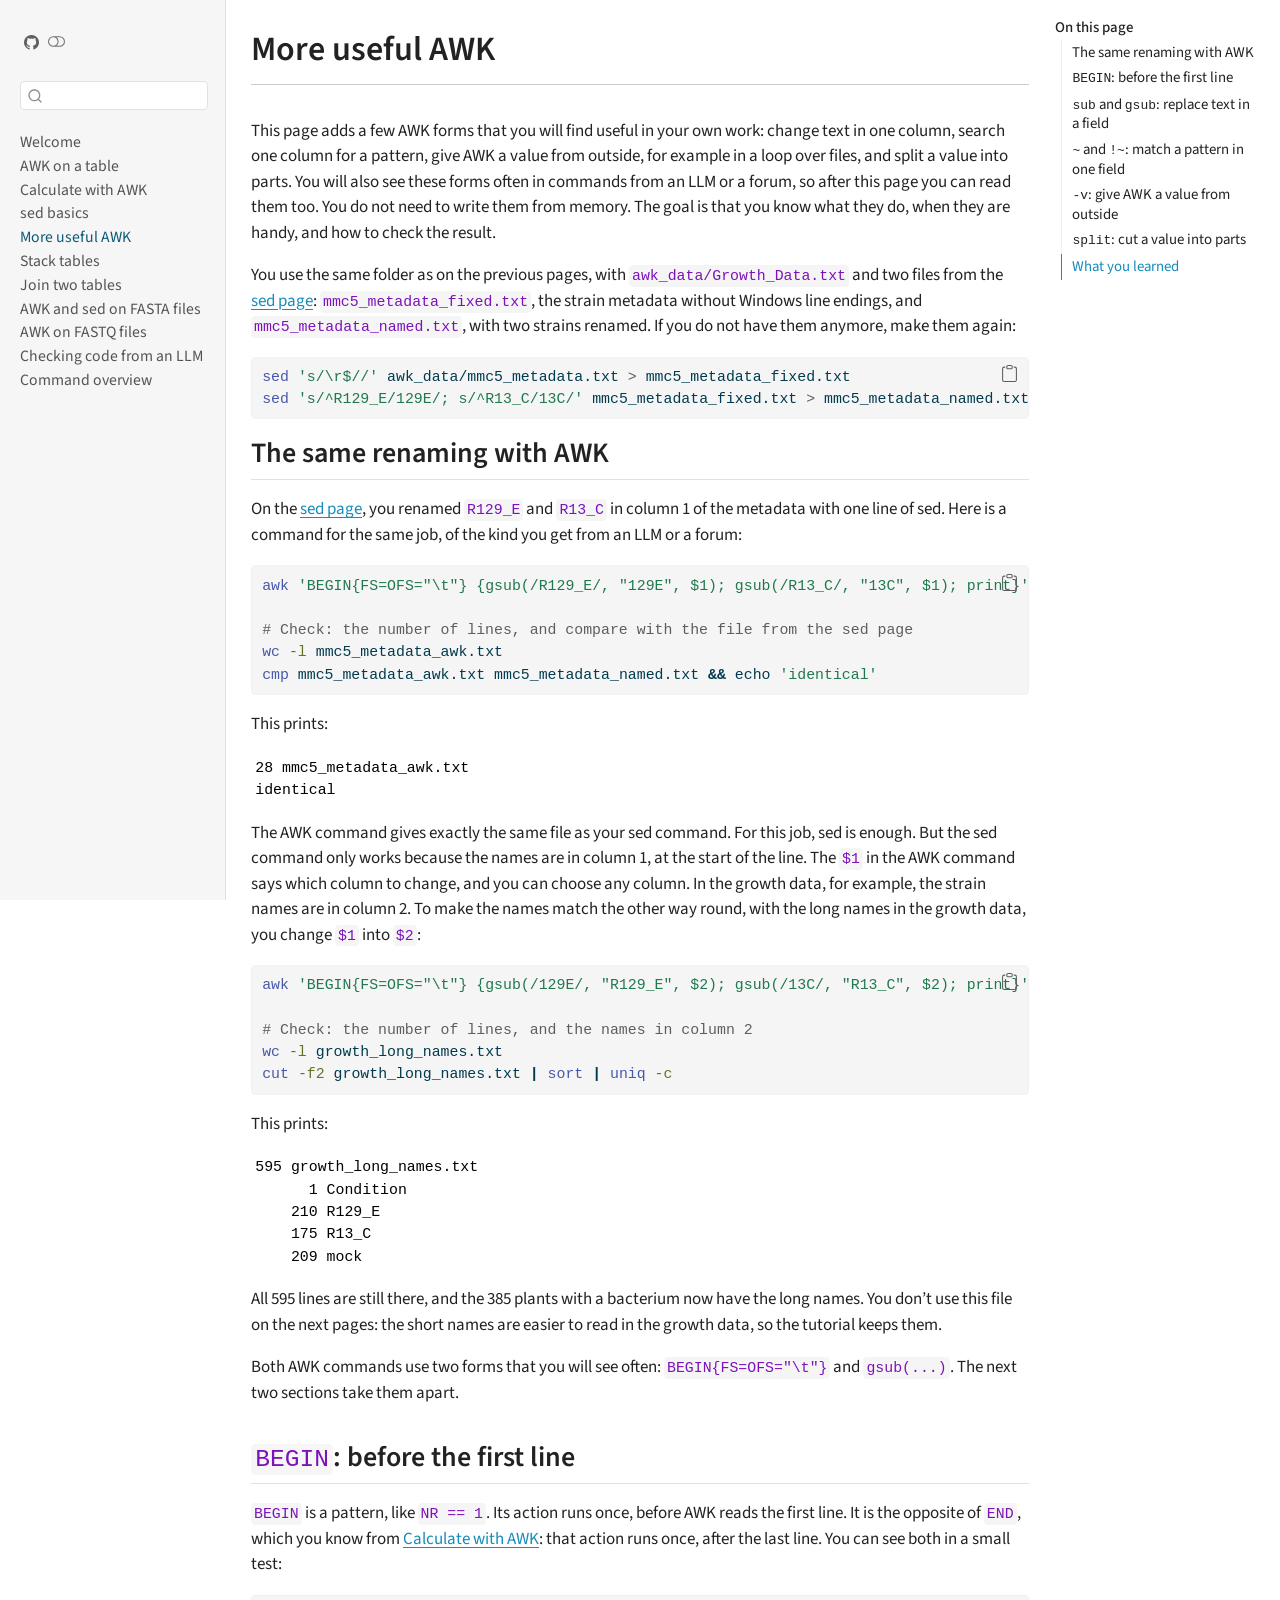
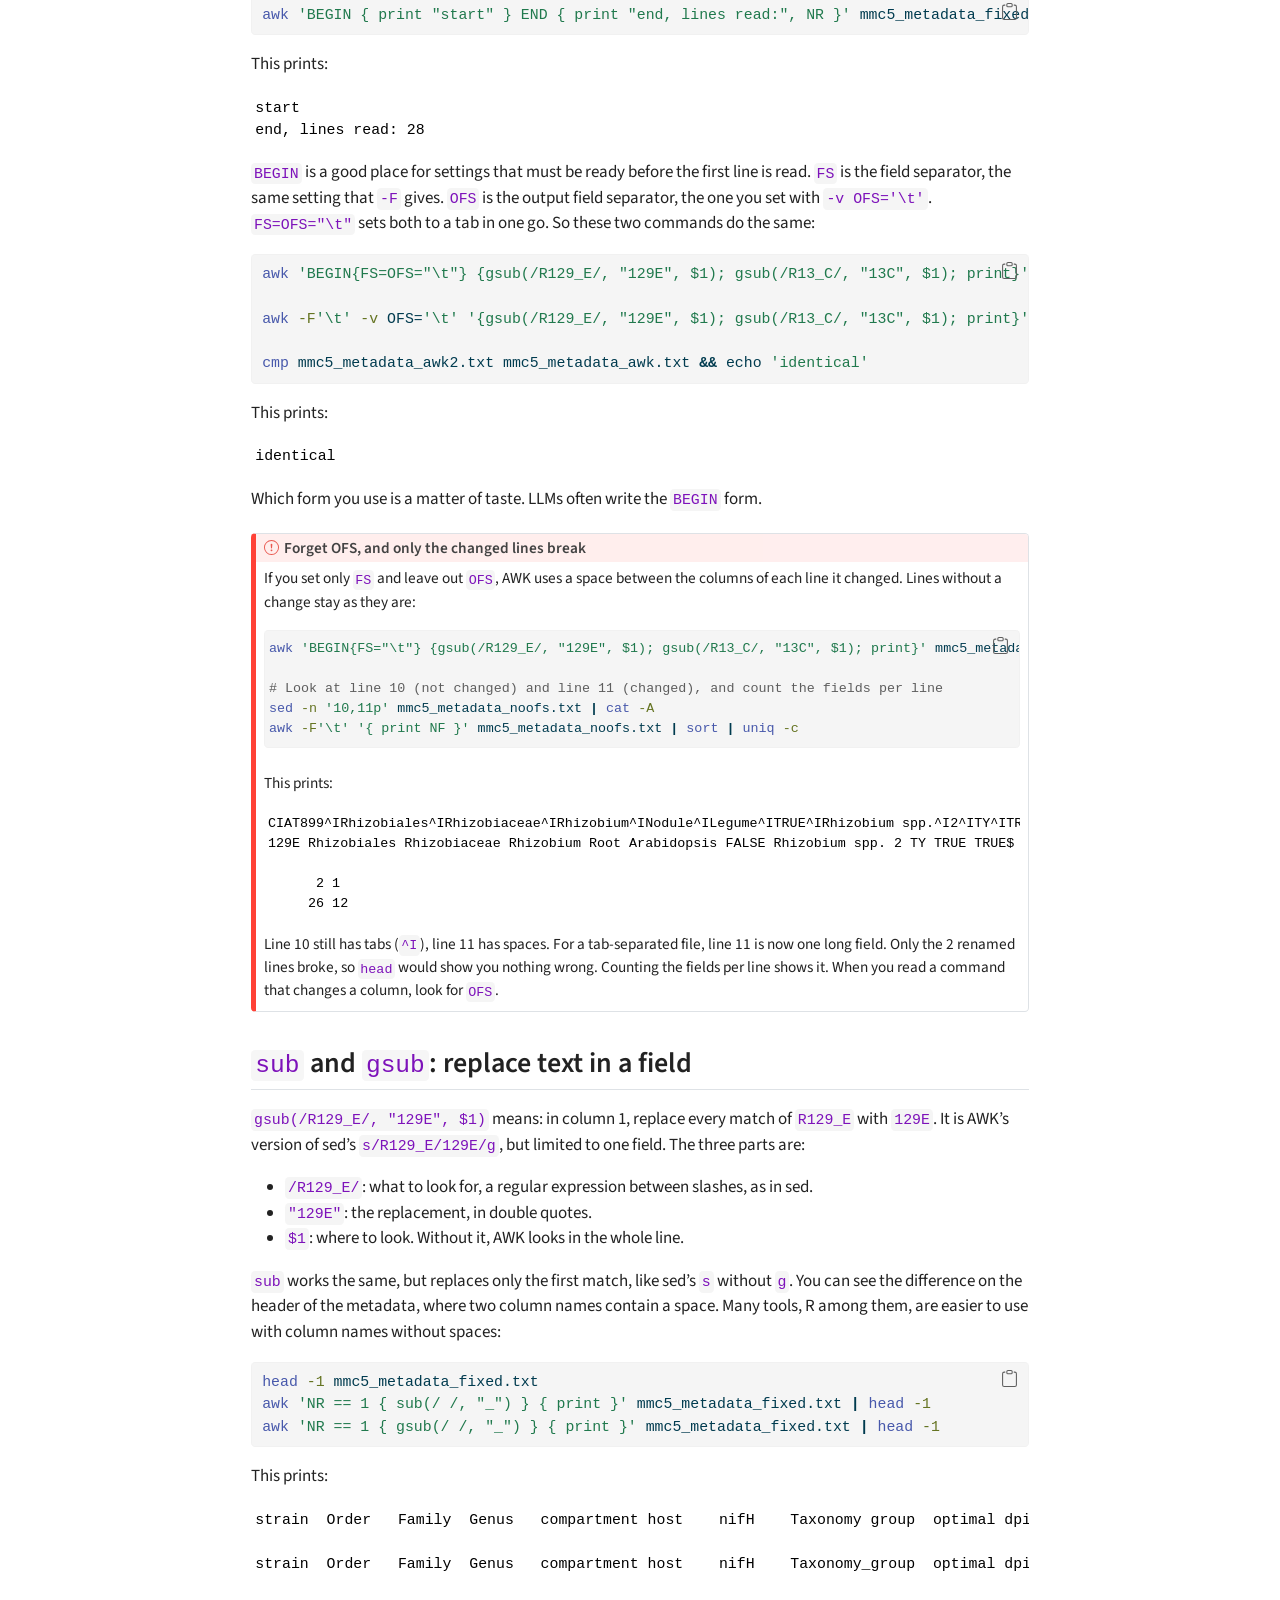
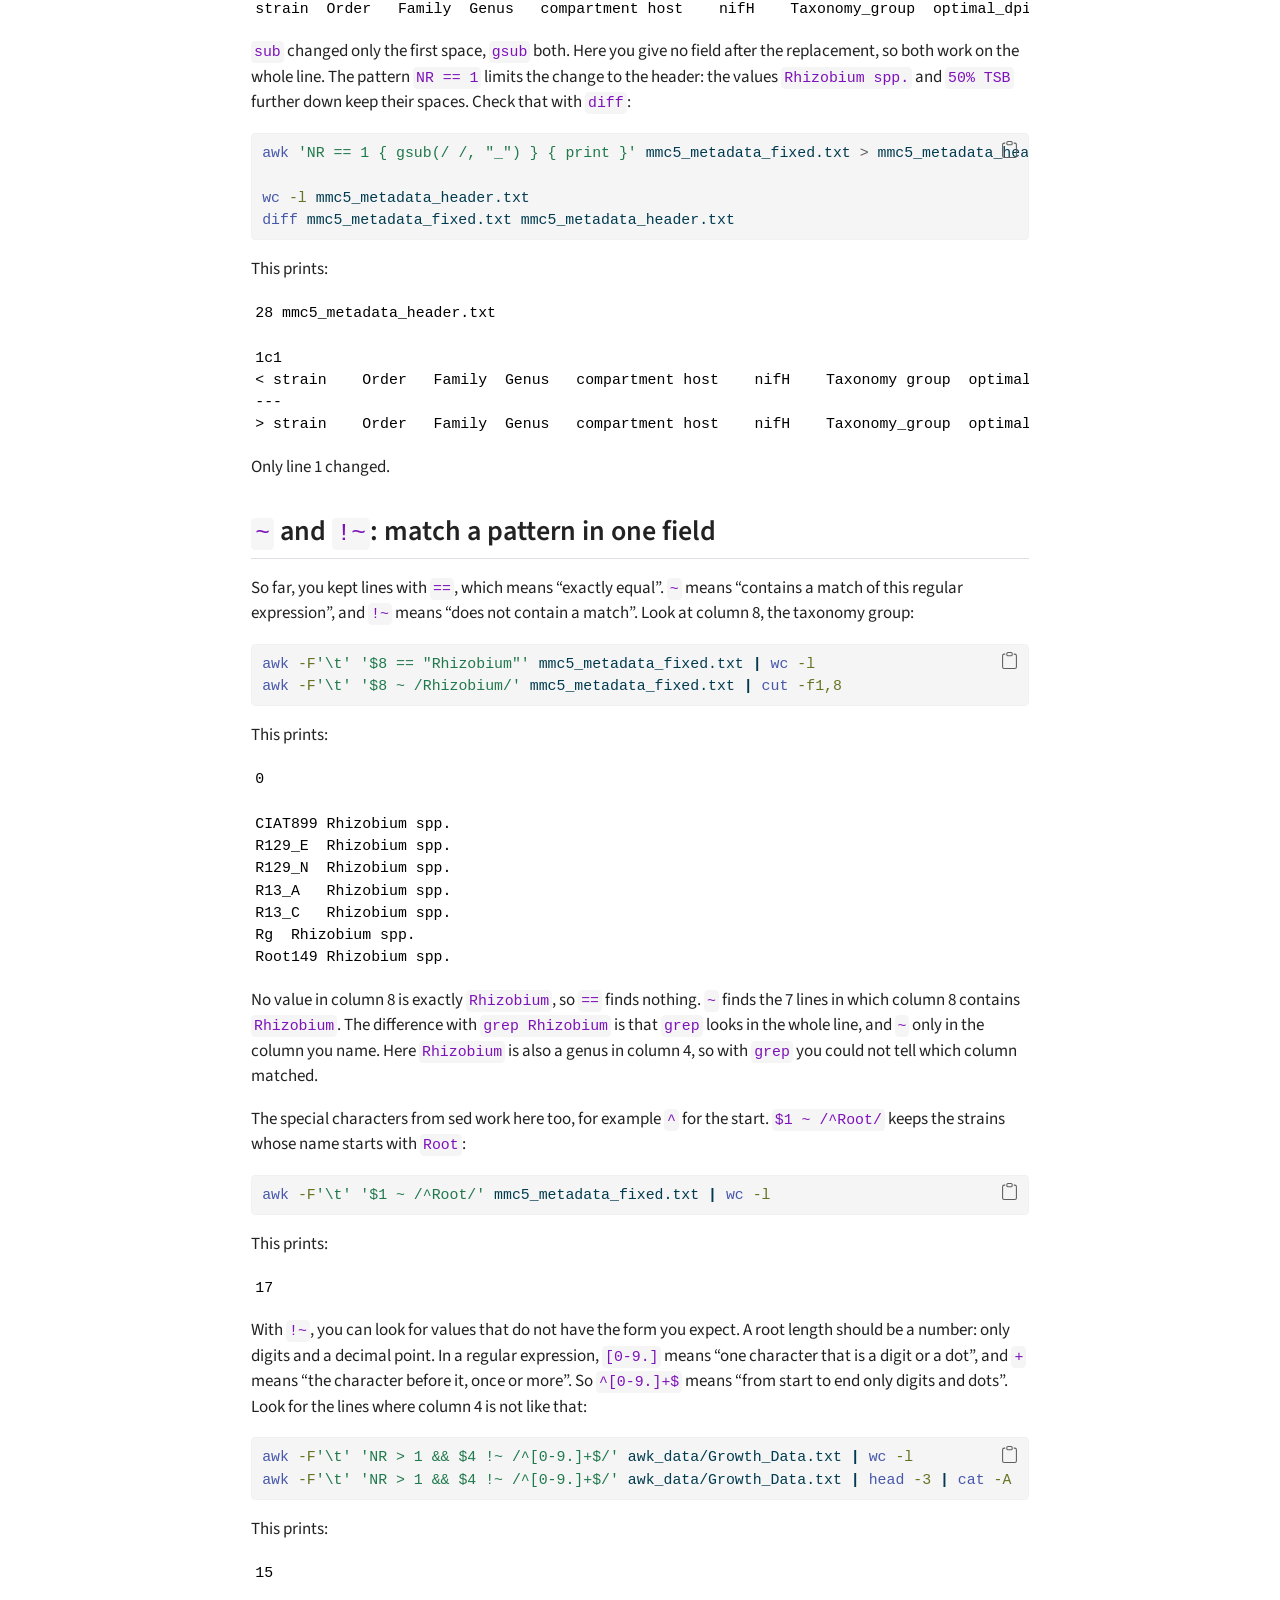
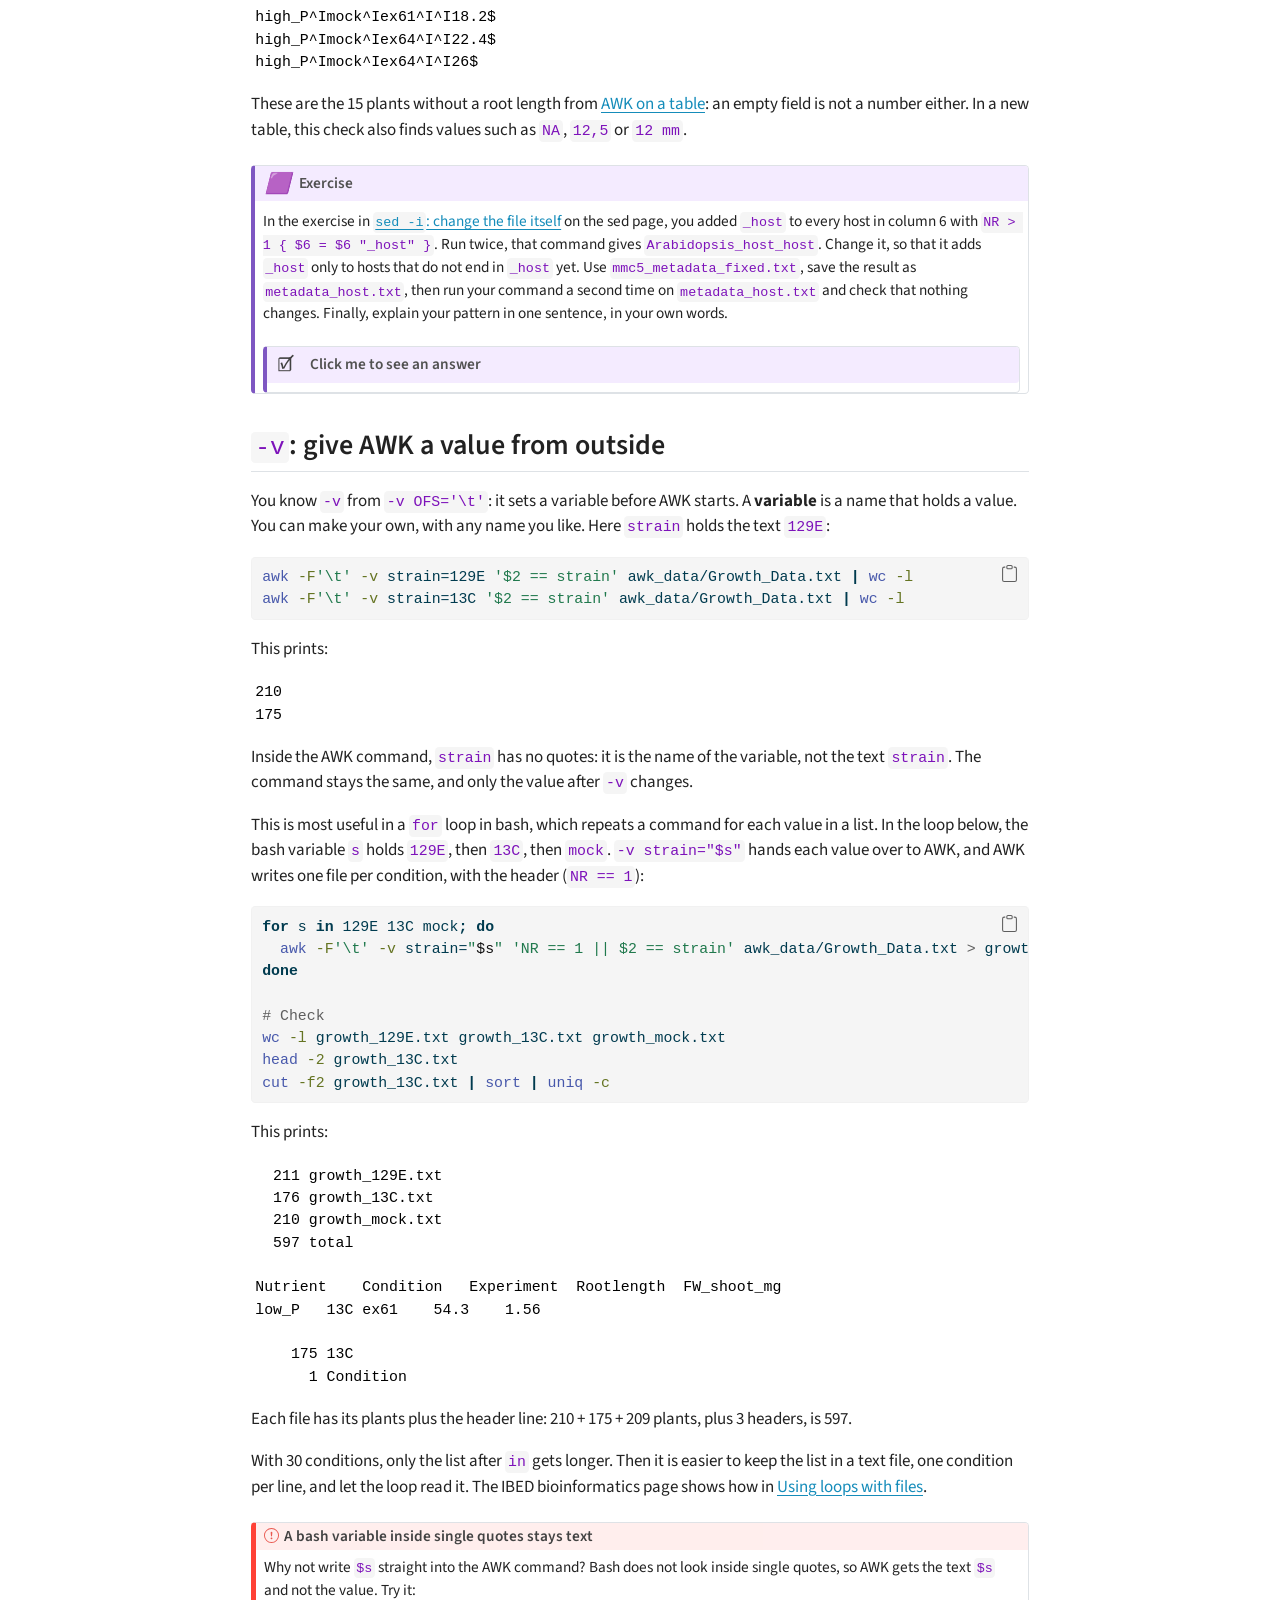
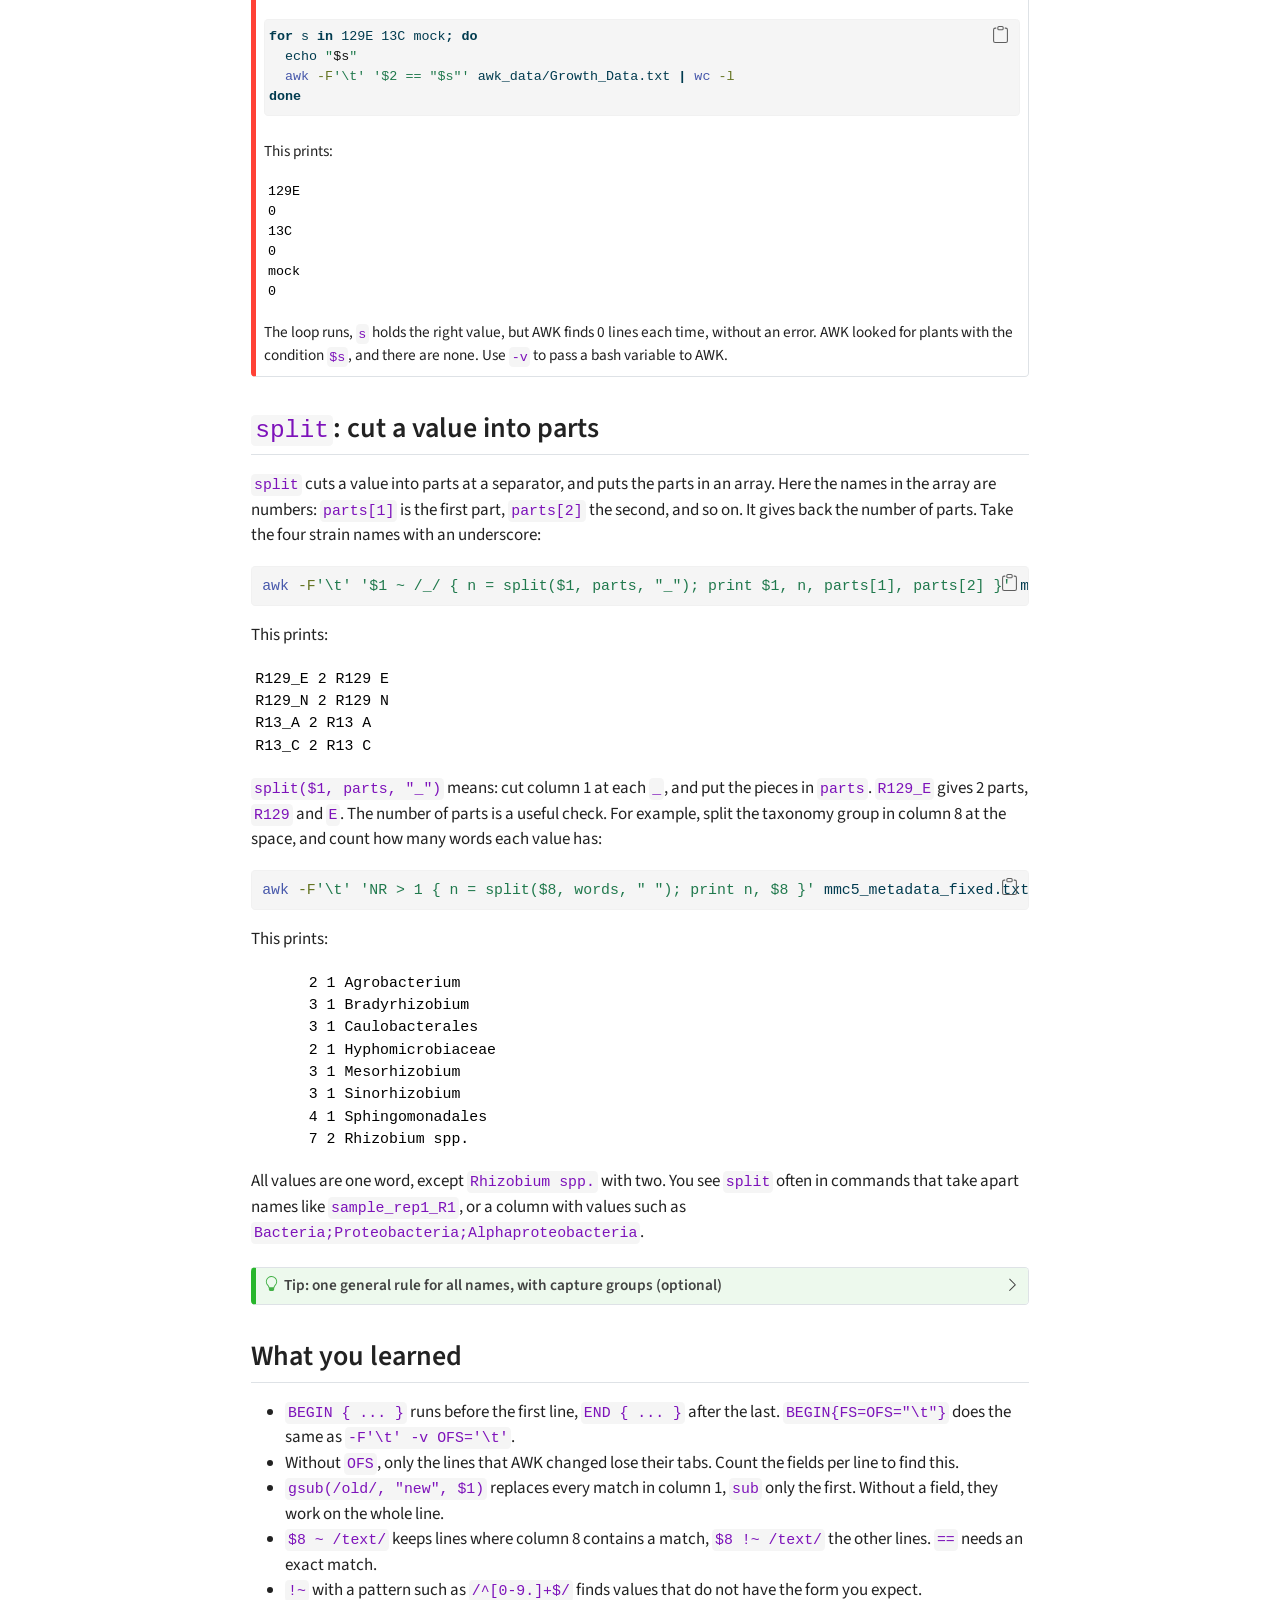
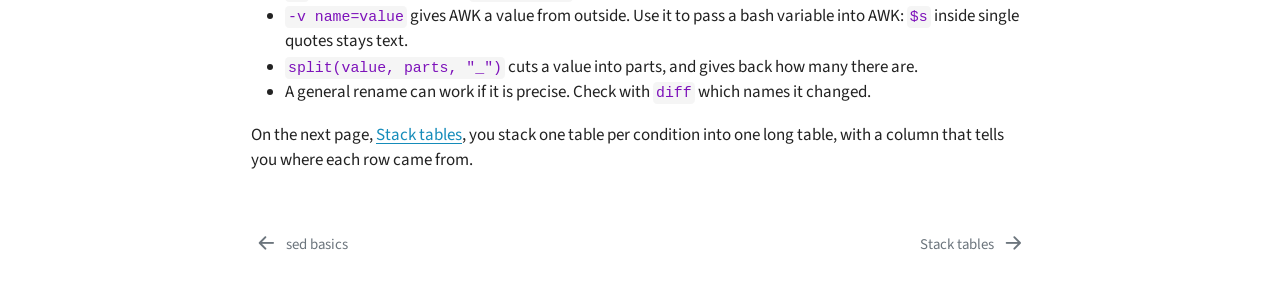
<file: docs/source/awk_more.html>
<!DOCTYPE html>
<html xmlns="http://www.w3.org/1999/xhtml" lang="en" xml:lang="en"><head>

<meta charset="utf-8">
<meta name="generator" content="quarto-1.8.25">

<meta name="viewport" content="width=device-width, initial-scale=1.0, user-scalable=yes">


<title>More useful AWK – Working with tables using AWK and sed</title>
<style>
code{white-space: pre-wrap;}
span.smallcaps{font-variant: small-caps;}
div.columns{display: flex; gap: min(4vw, 1.5em);}
div.column{flex: auto; overflow-x: auto;}
div.hanging-indent{margin-left: 1.5em; text-indent: -1.5em;}
ul.task-list{list-style: none;}
ul.task-list li input[type="checkbox"] {
  width: 0.8em;
  margin: 0 0.8em 0.2em -1em; /* quarto-specific, see https://github.com/quarto-dev/quarto-cli/issues/4556 */ 
  vertical-align: middle;
}
/* CSS for syntax highlighting */
html { -webkit-text-size-adjust: 100%; }
pre > code.sourceCode { white-space: pre; position: relative; }
pre > code.sourceCode > span { display: inline-block; line-height: 1.25; }
pre > code.sourceCode > span:empty { height: 1.2em; }
.sourceCode { overflow: visible; }
code.sourceCode > span { color: inherit; text-decoration: inherit; }
div.sourceCode { margin: 1em 0; }
pre.sourceCode { margin: 0; }
@media screen {
div.sourceCode { overflow: auto; }
}
@media print {
pre > code.sourceCode { white-space: pre-wrap; }
pre > code.sourceCode > span { text-indent: -5em; padding-left: 5em; }
}
pre.numberSource code
  { counter-reset: source-line 0; }
pre.numberSource code > span
  { position: relative; left: -4em; counter-increment: source-line; }
pre.numberSource code > span > a:first-child::before
  { content: counter(source-line);
    position: relative; left: -1em; text-align: right; vertical-align: baseline;
    border: none; display: inline-block;
    -webkit-touch-callout: none; -webkit-user-select: none;
    -khtml-user-select: none; -moz-user-select: none;
    -ms-user-select: none; user-select: none;
    padding: 0 4px; width: 4em;
  }
pre.numberSource { margin-left: 3em;  padding-left: 4px; }
div.sourceCode
  {   }
@media screen {
pre > code.sourceCode > span > a:first-child::before { text-decoration: underline; }
}
</style>


<script src="../site_libs/quarto-nav/quarto-nav.js"></script>
<script src="../site_libs/quarto-nav/headroom.min.js"></script>
<script src="../site_libs/clipboard/clipboard.min.js"></script>
<script src="../site_libs/quarto-search/autocomplete.umd.js"></script>
<script src="../site_libs/quarto-search/fuse.min.js"></script>
<script src="../site_libs/quarto-search/quarto-search.js"></script>
<meta name="quarto:offset" content="../">
<link href="../source/awk_combine.html" rel="next">
<link href="../source/sed_basics.html" rel="prev">
<script src="../site_libs/quarto-html/quarto.js" type="module"></script>
<script src="../site_libs/quarto-html/tabsets/tabsets.js" type="module"></script>
<script src="../site_libs/quarto-html/axe/axe-check.js" type="module"></script>
<script src="../site_libs/quarto-html/popper.min.js"></script>
<script src="../site_libs/quarto-html/tippy.umd.min.js"></script>
<script src="../site_libs/quarto-html/anchor.min.js"></script>
<link href="../site_libs/quarto-html/tippy.css" rel="stylesheet">
<link href="../site_libs/quarto-html/quarto-syntax-highlighting-7b89279ff1a6dce999919e0e67d4d9ec.css" rel="stylesheet" class="quarto-color-scheme" id="quarto-text-highlighting-styles">
<link href="../site_libs/quarto-html/quarto-syntax-highlighting-dark-707d8167ce6003fca903bfe2be84ab7f.css" rel="stylesheet" class="quarto-color-scheme quarto-color-alternate" id="quarto-text-highlighting-styles">
<link href="../site_libs/quarto-html/quarto-syntax-highlighting-7b89279ff1a6dce999919e0e67d4d9ec.css" rel="stylesheet" class="quarto-color-scheme-extra" id="quarto-text-highlighting-styles">
<script src="../site_libs/bootstrap/bootstrap.min.js"></script>
<link href="../site_libs/bootstrap/bootstrap-icons.css" rel="stylesheet">
<link href="../site_libs/bootstrap/bootstrap-07ba6b261650929f6c0e3bf61f8c80ad.min.css" rel="stylesheet" append-hash="true" class="quarto-color-scheme" id="quarto-bootstrap" data-mode="light">
<link href="../site_libs/bootstrap/bootstrap-dark-5290abd680639bf24a9d861acc7641a1.min.css" rel="stylesheet" append-hash="true" class="quarto-color-scheme quarto-color-alternate" id="quarto-bootstrap" data-mode="dark">
<link href="../site_libs/bootstrap/bootstrap-07ba6b261650929f6c0e3bf61f8c80ad.min.css" rel="stylesheet" append-hash="true" class="quarto-color-scheme-extra" id="quarto-bootstrap" data-mode="light">
<script id="quarto-search-options" type="application/json">{
  "location": "sidebar",
  "copy-button": false,
  "collapse-after": 3,
  "panel-placement": "start",
  "type": "textbox",
  "limit": 50,
  "keyboard-shortcut": [
    "f",
    "/",
    "s"
  ],
  "show-item-context": false,
  "language": {
    "search-no-results-text": "No results",
    "search-matching-documents-text": "matching documents",
    "search-copy-link-title": "Copy link to search",
    "search-hide-matches-text": "Hide additional matches",
    "search-more-match-text": "more match in this document",
    "search-more-matches-text": "more matches in this document",
    "search-clear-button-title": "Clear",
    "search-text-placeholder": "",
    "search-detached-cancel-button-title": "Cancel",
    "search-submit-button-title": "Submit",
    "search-label": "Search"
  }
}</script>


</head>

<body class="nav-sidebar docked quarto-light"><script id="quarto-html-before-body" type="application/javascript">
    const toggleBodyColorMode = (bsSheetEl) => {
      const mode = bsSheetEl.getAttribute("data-mode");
      const bodyEl = window.document.querySelector("body");
      if (mode === "dark") {
        bodyEl.classList.add("quarto-dark");
        bodyEl.classList.remove("quarto-light");
      } else {
        bodyEl.classList.add("quarto-light");
        bodyEl.classList.remove("quarto-dark");
      }
    }
    const toggleBodyColorPrimary = () => {
      const bsSheetEl = window.document.querySelector("link#quarto-bootstrap:not([rel=disabled-stylesheet])");
      if (bsSheetEl) {
        toggleBodyColorMode(bsSheetEl);
      }
    }
    const setColorSchemeToggle = (alternate) => {
      const toggles = window.document.querySelectorAll('.quarto-color-scheme-toggle');
      for (let i=0; i < toggles.length; i++) {
        const toggle = toggles[i];
        if (toggle) {
          if (alternate) {
            toggle.classList.add("alternate");
          } else {
            toggle.classList.remove("alternate");
          }
        }
      }
    };
    const toggleColorMode = (alternate) => {
      // Switch the stylesheets
      const primaryStylesheets = window.document.querySelectorAll('link.quarto-color-scheme:not(.quarto-color-alternate)');
      const alternateStylesheets = window.document.querySelectorAll('link.quarto-color-scheme.quarto-color-alternate');
      manageTransitions('#quarto-margin-sidebar .nav-link', false);
      if (alternate) {
        // note: dark is layered on light, we don't disable primary!
        enableStylesheet(alternateStylesheets);
        for (const sheetNode of alternateStylesheets) {
          if (sheetNode.id === "quarto-bootstrap") {
            toggleBodyColorMode(sheetNode);
          }
        }
      } else {
        disableStylesheet(alternateStylesheets);
        enableStylesheet(primaryStylesheets)
        toggleBodyColorPrimary();
      }
      manageTransitions('#quarto-margin-sidebar .nav-link', true);
      // Switch the toggles
      setColorSchemeToggle(alternate)
      // Hack to workaround the fact that safari doesn't
      // properly recolor the scrollbar when toggling (#1455)
      if (navigator.userAgent.indexOf('Safari') > 0 && navigator.userAgent.indexOf('Chrome') == -1) {
        manageTransitions("body", false);
        window.scrollTo(0, 1);
        setTimeout(() => {
          window.scrollTo(0, 0);
          manageTransitions("body", true);
        }, 40);
      }
    }
    const disableStylesheet = (stylesheets) => {
      for (let i=0; i < stylesheets.length; i++) {
        const stylesheet = stylesheets[i];
        stylesheet.rel = 'disabled-stylesheet';
      }
    }
    const enableStylesheet = (stylesheets) => {
      for (let i=0; i < stylesheets.length; i++) {
        const stylesheet = stylesheets[i];
        if(stylesheet.rel !== 'stylesheet') { // for Chrome, which will still FOUC without this check
          stylesheet.rel = 'stylesheet';
        }
      }
    }
    const manageTransitions = (selector, allowTransitions) => {
      const els = window.document.querySelectorAll(selector);
      for (let i=0; i < els.length; i++) {
        const el = els[i];
        if (allowTransitions) {
          el.classList.remove('notransition');
        } else {
          el.classList.add('notransition');
        }
      }
    }
    const isFileUrl = () => {
      return window.location.protocol === 'file:';
    }
    const hasAlternateSentinel = () => {
      let styleSentinel = getColorSchemeSentinel();
      if (styleSentinel !== null) {
        return styleSentinel === "alternate";
      } else {
        return false;
      }
    }
    const setStyleSentinel = (alternate) => {
      const value = alternate ? "alternate" : "default";
      if (!isFileUrl()) {
        window.localStorage.setItem("quarto-color-scheme", value);
      } else {
        localAlternateSentinel = value;
      }
    }
    const getColorSchemeSentinel = () => {
      if (!isFileUrl()) {
        const storageValue = window.localStorage.getItem("quarto-color-scheme");
        return storageValue != null ? storageValue : localAlternateSentinel;
      } else {
        return localAlternateSentinel;
      }
    }
    const toggleGiscusIfUsed = (isAlternate, darkModeDefault) => {
      const baseTheme = document.querySelector('#giscus-base-theme')?.value ?? 'light';
      const alternateTheme = document.querySelector('#giscus-alt-theme')?.value ?? 'dark';
      let newTheme = '';
      if(authorPrefersDark) {
        newTheme = isAlternate ? baseTheme : alternateTheme;
      } else {
        newTheme = isAlternate ? alternateTheme : baseTheme;
      }
      const changeGiscusTheme = () => {
        // From: https://github.com/giscus/giscus/issues/336
        const sendMessage = (message) => {
          const iframe = document.querySelector('iframe.giscus-frame');
          if (!iframe) return;
          iframe.contentWindow.postMessage({ giscus: message }, 'https://giscus.app');
        }
        sendMessage({
          setConfig: {
            theme: newTheme
          }
        });
      }
      const isGiscussLoaded = window.document.querySelector('iframe.giscus-frame') !== null;
      if (isGiscussLoaded) {
        changeGiscusTheme();
      }
    };
    const authorPrefersDark = false;
    const darkModeDefault = authorPrefersDark;
      document.querySelector('link#quarto-text-highlighting-styles.quarto-color-scheme-extra').rel = 'disabled-stylesheet';
      document.querySelector('link#quarto-bootstrap.quarto-color-scheme-extra').rel = 'disabled-stylesheet';
    let localAlternateSentinel = darkModeDefault ? 'alternate' : 'default';
    // Dark / light mode switch
    window.quartoToggleColorScheme = () => {
      // Read the current dark / light value
      let toAlternate = !hasAlternateSentinel();
      toggleColorMode(toAlternate);
      setStyleSentinel(toAlternate);
      toggleGiscusIfUsed(toAlternate, darkModeDefault);
      window.dispatchEvent(new Event('resize'));
    };
    // Switch to dark mode if need be
    if (hasAlternateSentinel()) {
      toggleColorMode(true);
    } else {
      toggleColorMode(false);
    }
  </script>

<div id="quarto-search-results"></div>
  <header id="quarto-header" class="headroom fixed-top">
  <nav class="quarto-secondary-nav">
    <div class="container-fluid d-flex">
      <button type="button" class="quarto-btn-toggle btn" data-bs-toggle="collapse" role="button" data-bs-target=".quarto-sidebar-collapse-item" aria-controls="quarto-sidebar" aria-expanded="false" aria-label="Toggle sidebar navigation" onclick="if (window.quartoToggleHeadroom) { window.quartoToggleHeadroom(); }">
        <i class="bi bi-layout-text-sidebar-reverse"></i>
      </button>
        <nav class="quarto-page-breadcrumbs" aria-label="breadcrumb"><ol class="breadcrumb"><li class="breadcrumb-item"><a href="../source/awk_more.html">More useful AWK</a></li></ol></nav>
        <a class="flex-grow-1" role="navigation" data-bs-toggle="collapse" data-bs-target=".quarto-sidebar-collapse-item" aria-controls="quarto-sidebar" aria-expanded="false" aria-label="Toggle sidebar navigation" onclick="if (window.quartoToggleHeadroom) { window.quartoToggleHeadroom(); }">      
        </a>
      <button type="button" class="btn quarto-search-button" aria-label="Search" onclick="window.quartoOpenSearch();">
        <i class="bi bi-search"></i>
      </button>
    </div>
  </nav>
</header>
<!-- content -->
<div id="quarto-content" class="quarto-container page-columns page-rows-contents page-layout-article">
<!-- sidebar -->
  <nav id="quarto-sidebar" class="sidebar collapse collapse-horizontal quarto-sidebar-collapse-item sidebar-navigation docked overflow-auto">
    <div class="pt-lg-2 mt-2 text-left sidebar-header">
      <a href="../index.html" class="sidebar-logo-link">
      </a>
      <div class="sidebar-tools-main">
    <a href="https://github.com/ndombrowski/AWK_tutorial" title="" class="quarto-navigation-tool px-1" aria-label=""><i class="bi bi-github"></i></a>
  <a href="" class="quarto-color-scheme-toggle quarto-navigation-tool  px-1" onclick="window.quartoToggleColorScheme(); return false;" title="Toggle dark mode"><i class="bi"></i></a>
</div>
      </div>
        <div class="mt-2 flex-shrink-0 align-items-center">
        <div class="sidebar-search">
        <div id="quarto-search" class="" title="Search"></div>
        </div>
        </div>
    <div class="sidebar-menu-container"> 
    <ul class="list-unstyled mt-1">
        <li class="sidebar-item">
  <div class="sidebar-item-container"> 
  <a href="../index.html" class="sidebar-item-text sidebar-link">
 <span class="menu-text">Welcome</span></a>
  </div>
</li>
        <li class="sidebar-item">
  <div class="sidebar-item-container"> 
  <a href="../source/awk_table.html" class="sidebar-item-text sidebar-link">
 <span class="menu-text">AWK on a table</span></a>
  </div>
</li>
        <li class="sidebar-item">
  <div class="sidebar-item-container"> 
  <a href="../source/awk_calc.html" class="sidebar-item-text sidebar-link">
 <span class="menu-text">Calculate with AWK</span></a>
  </div>
</li>
        <li class="sidebar-item">
  <div class="sidebar-item-container"> 
  <a href="../source/sed_basics.html" class="sidebar-item-text sidebar-link">
 <span class="menu-text">sed basics</span></a>
  </div>
</li>
        <li class="sidebar-item">
  <div class="sidebar-item-container"> 
  <a href="../source/awk_more.html" class="sidebar-item-text sidebar-link active">
 <span class="menu-text">More useful AWK</span></a>
  </div>
</li>
        <li class="sidebar-item">
  <div class="sidebar-item-container"> 
  <a href="../source/awk_combine.html" class="sidebar-item-text sidebar-link">
 <span class="menu-text">Stack tables</span></a>
  </div>
</li>
        <li class="sidebar-item">
  <div class="sidebar-item-container"> 
  <a href="../source/awk_join.html" class="sidebar-item-text sidebar-link">
 <span class="menu-text">Join two tables</span></a>
  </div>
</li>
        <li class="sidebar-item">
  <div class="sidebar-item-container"> 
  <a href="../source/awk_fasta.html" class="sidebar-item-text sidebar-link">
 <span class="menu-text">AWK and sed on FASTA files</span></a>
  </div>
</li>
        <li class="sidebar-item">
  <div class="sidebar-item-container"> 
  <a href="../source/awk_fastq.html" class="sidebar-item-text sidebar-link">
 <span class="menu-text">AWK on FASTQ files</span></a>
  </div>
</li>
        <li class="sidebar-item">
  <div class="sidebar-item-container"> 
  <a href="../source/check_llm_code.html" class="sidebar-item-text sidebar-link">
 <span class="menu-text">Checking code from an LLM</span></a>
  </div>
</li>
        <li class="sidebar-item">
  <div class="sidebar-item-container"> 
  <a href="../source/cheat_sheet.html" class="sidebar-item-text sidebar-link">
 <span class="menu-text">Command overview</span></a>
  </div>
</li>
    </ul>
    </div>
</nav>
<div id="quarto-sidebar-glass" class="quarto-sidebar-collapse-item" data-bs-toggle="collapse" data-bs-target=".quarto-sidebar-collapse-item"></div>
<!-- margin-sidebar -->
    <div id="quarto-margin-sidebar" class="sidebar margin-sidebar">
        <nav id="TOC" role="doc-toc" class="toc-active">
    <h2 id="toc-title">On this page</h2>
   
  <ul>
  <li><a href="#the-same-renaming-with-awk" id="toc-the-same-renaming-with-awk" class="nav-link active" data-scroll-target="#the-same-renaming-with-awk">The same renaming with AWK</a></li>
  <li><a href="#begin-before-the-first-line" id="toc-begin-before-the-first-line" class="nav-link" data-scroll-target="#begin-before-the-first-line"><code>BEGIN</code>: before the first line</a></li>
  <li><a href="#sub-and-gsub-replace-text-in-a-field" id="toc-sub-and-gsub-replace-text-in-a-field" class="nav-link" data-scroll-target="#sub-and-gsub-replace-text-in-a-field"><code>sub</code> and <code>gsub</code>: replace text in a field</a></li>
  <li><a href="#and-match-a-pattern-in-one-field" id="toc-and-match-a-pattern-in-one-field" class="nav-link" data-scroll-target="#and-match-a-pattern-in-one-field"><code>~</code> and <code>!~</code>: match a pattern in one field</a></li>
  <li><a href="#v-give-awk-a-value-from-outside" id="toc-v-give-awk-a-value-from-outside" class="nav-link" data-scroll-target="#v-give-awk-a-value-from-outside"><code>-v</code>: give AWK a value from outside</a></li>
  <li><a href="#split-cut-a-value-into-parts" id="toc-split-cut-a-value-into-parts" class="nav-link" data-scroll-target="#split-cut-a-value-into-parts"><code>split</code>: cut a value into parts</a></li>
  <li><a href="#what-you-learned" id="toc-what-you-learned" class="nav-link" data-scroll-target="#what-you-learned">What you learned</a></li>
  </ul>
</nav>
    </div>
<!-- main -->
<main class="content" id="quarto-document-content">


<header id="title-block-header" class="quarto-title-block default">
<div class="quarto-title">
<h1 class="title">More useful AWK</h1>
</div>



<div class="quarto-title-meta">

    
  
    
  </div>
  


</header>


<p>This page adds a few AWK forms that you will find useful in your own work: change text in one column, search one column for a pattern, give AWK a value from outside, for example in a loop over files, and split a value into parts. You will also see these forms often in commands from an LLM or a forum, so after this page you can read them too. You do not need to write them from memory. The goal is that you know what they do, when they are handy, and how to check the result.</p>
<p>You use the same folder as on the previous pages, with <code>awk_data/Growth_Data.txt</code> and two files from the <a href="../source/sed_basics.html#rename-two-strains">sed page</a>: <code>mmc5_metadata_fixed.txt</code>, the strain metadata without Windows line endings, and <code>mmc5_metadata_named.txt</code>, with two strains renamed. If you do not have them anymore, make them again:</p>
<div class="cell">
<div class="code-copy-outer-scaffold"><div class="sourceCode cell-code" id="cb1"><pre class="sourceCode bash code-with-copy"><code class="sourceCode bash"><span id="cb1-1"><a href="#cb1-1" aria-hidden="true" tabindex="-1"></a><span class="fu">sed</span> <span class="st">'s/\r$//'</span> awk_data/mmc5_metadata.txt <span class="op">&gt;</span> mmc5_metadata_fixed.txt</span>
<span id="cb1-2"><a href="#cb1-2" aria-hidden="true" tabindex="-1"></a><span class="fu">sed</span> <span class="st">'s/^R129_E/129E/; s/^R13_C/13C/'</span> mmc5_metadata_fixed.txt <span class="op">&gt;</span> mmc5_metadata_named.txt</span></code></pre></div><button title="Copy to Clipboard" class="code-copy-button"><i class="bi"></i></button></div>
</div>
<section id="the-same-renaming-with-awk" class="level2">
<h2 class="anchored" data-anchor-id="the-same-renaming-with-awk">The same renaming with AWK</h2>
<p>On the <a href="../source/sed_basics.html#rename-two-strains">sed page</a>, you renamed <code>R129_E</code> and <code>R13_C</code> in column 1 of the metadata with one line of sed. Here is a command for the same job, of the kind you get from an LLM or a forum:</p>
<div class="cell">
<div class="code-copy-outer-scaffold"><div class="sourceCode cell-code" id="cb2"><pre class="sourceCode bash code-with-copy"><code class="sourceCode bash"><span id="cb2-1"><a href="#cb2-1" aria-hidden="true" tabindex="-1"></a><span class="fu">awk</span> <span class="st">'BEGIN{FS=OFS="\t"} {gsub(/R129_E/, "129E", $1); gsub(/R13_C/, "13C", $1); print}'</span> mmc5_metadata_fixed.txt <span class="op">&gt;</span> mmc5_metadata_awk.txt</span>
<span id="cb2-2"><a href="#cb2-2" aria-hidden="true" tabindex="-1"></a></span>
<span id="cb2-3"><a href="#cb2-3" aria-hidden="true" tabindex="-1"></a><span class="co"># Check: the number of lines, and compare with the file from the sed page</span></span>
<span id="cb2-4"><a href="#cb2-4" aria-hidden="true" tabindex="-1"></a><span class="fu">wc</span> <span class="at">-l</span> mmc5_metadata_awk.txt</span>
<span id="cb2-5"><a href="#cb2-5" aria-hidden="true" tabindex="-1"></a><span class="fu">cmp</span> mmc5_metadata_awk.txt mmc5_metadata_named.txt <span class="kw">&amp;&amp;</span> <span class="bu">echo</span> <span class="st">'identical'</span></span></code></pre></div><button title="Copy to Clipboard" class="code-copy-button"><i class="bi"></i></button></div>
</div>
<p>This prints:</p>
<pre><code>28 mmc5_metadata_awk.txt
identical</code></pre>
<p>The AWK command gives exactly the same file as your sed command. For this job, sed is enough. But the sed command only works because the names are in column 1, at the start of the line. The <code>$1</code> in the AWK command says which column to change, and you can choose any column. In the growth data, for example, the strain names are in column 2. To make the names match the other way round, with the long names in the growth data, you change <code>$1</code> into <code>$2</code>:</p>
<div class="cell">
<div class="code-copy-outer-scaffold"><div class="sourceCode cell-code" id="cb4"><pre class="sourceCode bash code-with-copy"><code class="sourceCode bash"><span id="cb4-1"><a href="#cb4-1" aria-hidden="true" tabindex="-1"></a><span class="fu">awk</span> <span class="st">'BEGIN{FS=OFS="\t"} {gsub(/129E/, "R129_E", $2); gsub(/13C/, "R13_C", $2); print}'</span> awk_data/Growth_Data.txt <span class="op">&gt;</span> growth_long_names.txt</span>
<span id="cb4-2"><a href="#cb4-2" aria-hidden="true" tabindex="-1"></a></span>
<span id="cb4-3"><a href="#cb4-3" aria-hidden="true" tabindex="-1"></a><span class="co"># Check: the number of lines, and the names in column 2</span></span>
<span id="cb4-4"><a href="#cb4-4" aria-hidden="true" tabindex="-1"></a><span class="fu">wc</span> <span class="at">-l</span> growth_long_names.txt</span>
<span id="cb4-5"><a href="#cb4-5" aria-hidden="true" tabindex="-1"></a><span class="fu">cut</span> <span class="at">-f2</span> growth_long_names.txt <span class="kw">|</span> <span class="fu">sort</span> <span class="kw">|</span> <span class="fu">uniq</span> <span class="at">-c</span></span></code></pre></div><button title="Copy to Clipboard" class="code-copy-button"><i class="bi"></i></button></div>
</div>
<p>This prints:</p>
<pre><code>595 growth_long_names.txt
      1 Condition
    210 R129_E
    175 R13_C
    209 mock</code></pre>
<p>All 595 lines are still there, and the 385 plants with a bacterium now have the long names. You don’t use this file on the next pages: the short names are easier to read in the growth data, so the tutorial keeps them.</p>
<p>Both AWK commands use two forms that you will see often: <code>BEGIN{FS=OFS="\t"}</code> and <code>gsub(...)</code>. The next two sections take them apart.</p>
</section>
<section id="begin-before-the-first-line" class="level2">
<h2 class="anchored" data-anchor-id="begin-before-the-first-line"><code>BEGIN</code>: before the first line</h2>
<p><code>BEGIN</code> is a pattern, like <code>NR == 1</code>. Its action runs once, before AWK reads the first line. It is the opposite of <code>END</code>, which you know from <a href="../source/awk_calc.html#sum-and-mean-of-a-column-variables-and-end">Calculate with AWK</a>: that action runs once, after the last line. You can see both in a small test:</p>
<div class="cell">
<div class="code-copy-outer-scaffold"><div class="sourceCode cell-code" id="cb6"><pre class="sourceCode bash code-with-copy"><code class="sourceCode bash"><span id="cb6-1"><a href="#cb6-1" aria-hidden="true" tabindex="-1"></a><span class="fu">awk</span> <span class="st">'BEGIN { print "start" } END { print "end, lines read:", NR }'</span> mmc5_metadata_fixed.txt</span></code></pre></div><button title="Copy to Clipboard" class="code-copy-button"><i class="bi"></i></button></div>
</div>
<p>This prints:</p>
<pre><code>start
end, lines read: 28</code></pre>
<p><code>BEGIN</code> is a good place for settings that must be ready before the first line is read. <code>FS</code> is the field separator, the same setting that <code>-F</code> gives. <code>OFS</code> is the output field separator, the one you set with <code>-v OFS='\t'</code>. <code>FS=OFS="\t"</code> sets both to a tab in one go. So these two commands do the same:</p>
<div class="cell">
<div class="code-copy-outer-scaffold"><div class="sourceCode cell-code" id="cb8"><pre class="sourceCode bash code-with-copy"><code class="sourceCode bash"><span id="cb8-1"><a href="#cb8-1" aria-hidden="true" tabindex="-1"></a><span class="fu">awk</span> <span class="st">'BEGIN{FS=OFS="\t"} {gsub(/R129_E/, "129E", $1); gsub(/R13_C/, "13C", $1); print}'</span> mmc5_metadata_fixed.txt <span class="op">&gt;</span> mmc5_metadata_awk.txt</span>
<span id="cb8-2"><a href="#cb8-2" aria-hidden="true" tabindex="-1"></a></span>
<span id="cb8-3"><a href="#cb8-3" aria-hidden="true" tabindex="-1"></a><span class="fu">awk</span> <span class="at">-F</span><span class="st">'\t'</span> <span class="at">-v</span> OFS=<span class="st">'\t'</span> <span class="st">'{gsub(/R129_E/, "129E", $1); gsub(/R13_C/, "13C", $1); print}'</span> mmc5_metadata_fixed.txt <span class="op">&gt;</span> mmc5_metadata_awk2.txt</span>
<span id="cb8-4"><a href="#cb8-4" aria-hidden="true" tabindex="-1"></a></span>
<span id="cb8-5"><a href="#cb8-5" aria-hidden="true" tabindex="-1"></a><span class="fu">cmp</span> mmc5_metadata_awk2.txt mmc5_metadata_awk.txt <span class="kw">&amp;&amp;</span> <span class="bu">echo</span> <span class="st">'identical'</span></span></code></pre></div><button title="Copy to Clipboard" class="code-copy-button"><i class="bi"></i></button></div>
</div>
<p>This prints:</p>
<pre><code>identical</code></pre>
<p>Which form you use is a matter of taste. LLMs often write the <code>BEGIN</code> form.</p>
<div class="callout callout-style-default callout-important callout-titled" title="Forget OFS, and only the changed lines break">
<div class="callout-header d-flex align-content-center">
<div class="callout-icon-container">
<i class="callout-icon"></i>
</div>
<div class="callout-title-container flex-fill">
<span class="screen-reader-only">Important</span>Forget OFS, and only the changed lines break
</div>
</div>
<div class="callout-body-container callout-body">
<p>If you set only <code>FS</code> and leave out <code>OFS</code>, AWK uses a space between the columns of each line it changed. Lines without a change stay as they are:</p>
<div class="cell">
<div class="code-copy-outer-scaffold"><div class="sourceCode cell-code" id="cb10"><pre class="sourceCode bash code-with-copy"><code class="sourceCode bash"><span id="cb10-1"><a href="#cb10-1" aria-hidden="true" tabindex="-1"></a><span class="fu">awk</span> <span class="st">'BEGIN{FS="\t"} {gsub(/R129_E/, "129E", $1); gsub(/R13_C/, "13C", $1); print}'</span> mmc5_metadata_fixed.txt <span class="op">&gt;</span> mmc5_metadata_noofs.txt</span>
<span id="cb10-2"><a href="#cb10-2" aria-hidden="true" tabindex="-1"></a></span>
<span id="cb10-3"><a href="#cb10-3" aria-hidden="true" tabindex="-1"></a><span class="co"># Look at line 10 (not changed) and line 11 (changed), and count the fields per line</span></span>
<span id="cb10-4"><a href="#cb10-4" aria-hidden="true" tabindex="-1"></a><span class="fu">sed</span> <span class="at">-n</span> <span class="st">'10,11p'</span> mmc5_metadata_noofs.txt <span class="kw">|</span> <span class="fu">cat</span> <span class="at">-A</span></span>
<span id="cb10-5"><a href="#cb10-5" aria-hidden="true" tabindex="-1"></a><span class="fu">awk</span> <span class="at">-F</span><span class="st">'\t'</span> <span class="st">'{ print NF }'</span> mmc5_metadata_noofs.txt <span class="kw">|</span> <span class="fu">sort</span> <span class="kw">|</span> <span class="fu">uniq</span> <span class="at">-c</span></span></code></pre></div><button title="Copy to Clipboard" class="code-copy-button"><i class="bi"></i></button></div>
</div>
<p>This prints:</p>
<pre><code>CIAT899^IRhizobiales^IRhizobiaceae^IRhizobium^INodule^ILegume^ITRUE^IRhizobium spp.^I2^ITY^ITRUE^INA$
129E Rhizobiales Rhizobiaceae Rhizobium Root Arabidopsis FALSE Rhizobium spp. 2 TY TRUE TRUE$

      2 1
     26 12</code></pre>
<p>Line 10 still has tabs (<code>^I</code>), line 11 has spaces. For a tab-separated file, line 11 is now one long field. Only the 2 renamed lines broke, so <code>head</code> would show you nothing wrong. Counting the fields per line shows it. When you read a command that changes a column, look for <code>OFS</code>.</p>
</div>
</div>
</section>
<section id="sub-and-gsub-replace-text-in-a-field" class="level2">
<h2 class="anchored" data-anchor-id="sub-and-gsub-replace-text-in-a-field"><code>sub</code> and <code>gsub</code>: replace text in a field</h2>
<p><code>gsub(/R129_E/, "129E", $1)</code> means: in column 1, replace every match of <code>R129_E</code> with <code>129E</code>. It is AWK’s version of sed’s <code>s/R129_E/129E/g</code>, but limited to one field. The three parts are:</p>
<ul>
<li><code>/R129_E/</code>: what to look for, a regular expression between slashes, as in sed.</li>
<li><code>"129E"</code>: the replacement, in double quotes.</li>
<li><code>$1</code>: where to look. Without it, AWK looks in the whole line.</li>
</ul>
<p><code>sub</code> works the same, but replaces only the first match, like sed’s <code>s</code> without <code>g</code>. You can see the difference on the header of the metadata, where two column names contain a space. Many tools, R among them, are easier to use with column names without spaces:</p>
<div class="cell">
<div class="code-copy-outer-scaffold"><div class="sourceCode cell-code" id="cb12"><pre class="sourceCode bash code-with-copy"><code class="sourceCode bash"><span id="cb12-1"><a href="#cb12-1" aria-hidden="true" tabindex="-1"></a><span class="fu">head</span> <span class="at">-1</span> mmc5_metadata_fixed.txt</span>
<span id="cb12-2"><a href="#cb12-2" aria-hidden="true" tabindex="-1"></a><span class="fu">awk</span> <span class="st">'NR == 1 { sub(/ /, "_") } { print }'</span> mmc5_metadata_fixed.txt <span class="kw">|</span> <span class="fu">head</span> <span class="at">-1</span></span>
<span id="cb12-3"><a href="#cb12-3" aria-hidden="true" tabindex="-1"></a><span class="fu">awk</span> <span class="st">'NR == 1 { gsub(/ /, "_") } { print }'</span> mmc5_metadata_fixed.txt <span class="kw">|</span> <span class="fu">head</span> <span class="at">-1</span></span></code></pre></div><button title="Copy to Clipboard" class="code-copy-button"><i class="bi"></i></button></div>
</div>
<p>This prints:</p>
<pre><code>strain  Order   Family  Genus   compartment host    nifH    Taxonomy group  optimal dpi Media   RGP Colonization

strain  Order   Family  Genus   compartment host    nifH    Taxonomy_group  optimal dpi Media   RGP Colonization

strain  Order   Family  Genus   compartment host    nifH    Taxonomy_group  optimal_dpi Media   RGP Colonization</code></pre>
<p><code>sub</code> changed only the first space, <code>gsub</code> both. Here you give no field after the replacement, so both work on the whole line. The pattern <code>NR == 1</code> limits the change to the header: the values <code>Rhizobium spp.</code> and <code>50% TSB</code> further down keep their spaces. Check that with <code>diff</code>:</p>
<div class="cell">
<div class="code-copy-outer-scaffold"><div class="sourceCode cell-code" id="cb14"><pre class="sourceCode bash code-with-copy"><code class="sourceCode bash"><span id="cb14-1"><a href="#cb14-1" aria-hidden="true" tabindex="-1"></a><span class="fu">awk</span> <span class="st">'NR == 1 { gsub(/ /, "_") } { print }'</span> mmc5_metadata_fixed.txt <span class="op">&gt;</span> mmc5_metadata_header.txt</span>
<span id="cb14-2"><a href="#cb14-2" aria-hidden="true" tabindex="-1"></a></span>
<span id="cb14-3"><a href="#cb14-3" aria-hidden="true" tabindex="-1"></a><span class="fu">wc</span> <span class="at">-l</span> mmc5_metadata_header.txt</span>
<span id="cb14-4"><a href="#cb14-4" aria-hidden="true" tabindex="-1"></a><span class="fu">diff</span> mmc5_metadata_fixed.txt mmc5_metadata_header.txt</span></code></pre></div><button title="Copy to Clipboard" class="code-copy-button"><i class="bi"></i></button></div>
</div>
<p>This prints:</p>
<pre><code>28 mmc5_metadata_header.txt

1c1
&lt; strain    Order   Family  Genus   compartment host    nifH    Taxonomy group  optimal dpi Media   RGP Colonization
---
&gt; strain    Order   Family  Genus   compartment host    nifH    Taxonomy_group  optimal_dpi Media   RGP Colonization</code></pre>
<p>Only line 1 changed.</p>
</section>
<section id="and-match-a-pattern-in-one-field" class="level2">
<h2 class="anchored" data-anchor-id="and-match-a-pattern-in-one-field"><code>~</code> and <code>!~</code>: match a pattern in one field</h2>
<p>So far, you kept lines with <code>==</code>, which means “exactly equal”. <code>~</code> means “contains a match of this regular expression”, and <code>!~</code> means “does not contain a match”. Look at column 8, the taxonomy group:</p>
<div class="cell">
<div class="code-copy-outer-scaffold"><div class="sourceCode cell-code" id="cb16"><pre class="sourceCode bash code-with-copy"><code class="sourceCode bash"><span id="cb16-1"><a href="#cb16-1" aria-hidden="true" tabindex="-1"></a><span class="fu">awk</span> <span class="at">-F</span><span class="st">'\t'</span> <span class="st">'$8 == "Rhizobium"'</span> mmc5_metadata_fixed.txt <span class="kw">|</span> <span class="fu">wc</span> <span class="at">-l</span></span>
<span id="cb16-2"><a href="#cb16-2" aria-hidden="true" tabindex="-1"></a><span class="fu">awk</span> <span class="at">-F</span><span class="st">'\t'</span> <span class="st">'$8 ~ /Rhizobium/'</span> mmc5_metadata_fixed.txt <span class="kw">|</span> <span class="fu">cut</span> <span class="at">-f1,8</span></span></code></pre></div><button title="Copy to Clipboard" class="code-copy-button"><i class="bi"></i></button></div>
</div>
<p>This prints:</p>
<pre><code>0

CIAT899 Rhizobium spp.
R129_E  Rhizobium spp.
R129_N  Rhizobium spp.
R13_A   Rhizobium spp.
R13_C   Rhizobium spp.
Rg  Rhizobium spp.
Root149 Rhizobium spp.</code></pre>
<p>No value in column 8 is exactly <code>Rhizobium</code>, so <code>==</code> finds nothing. <code>~</code> finds the 7 lines in which column 8 contains <code>Rhizobium</code>. The difference with <code>grep Rhizobium</code> is that <code>grep</code> looks in the whole line, and <code>~</code> only in the column you name. Here <code>Rhizobium</code> is also a genus in column 4, so with <code>grep</code> you could not tell which column matched.</p>
<p>The special characters from sed work here too, for example <code>^</code> for the start. <code>$1 ~ /^Root/</code> keeps the strains whose name starts with <code>Root</code>:</p>
<div class="cell">
<div class="code-copy-outer-scaffold"><div class="sourceCode cell-code" id="cb18"><pre class="sourceCode bash code-with-copy"><code class="sourceCode bash"><span id="cb18-1"><a href="#cb18-1" aria-hidden="true" tabindex="-1"></a><span class="fu">awk</span> <span class="at">-F</span><span class="st">'\t'</span> <span class="st">'$1 ~ /^Root/'</span> mmc5_metadata_fixed.txt <span class="kw">|</span> <span class="fu">wc</span> <span class="at">-l</span></span></code></pre></div><button title="Copy to Clipboard" class="code-copy-button"><i class="bi"></i></button></div>
</div>
<p>This prints:</p>
<pre><code>17</code></pre>
<p>With <code>!~</code>, you can look for values that do not have the form you expect. A root length should be a number: only digits and a decimal point. In a regular expression, <code>[0-9.]</code> means “one character that is a digit or a dot”, and <code>+</code> means “the character before it, once or more”. So <code>^[0-9.]+$</code> means “from start to end only digits and dots”. Look for the lines where column 4 is not like that:</p>
<div class="cell">
<div class="code-copy-outer-scaffold"><div class="sourceCode cell-code" id="cb20"><pre class="sourceCode bash code-with-copy"><code class="sourceCode bash"><span id="cb20-1"><a href="#cb20-1" aria-hidden="true" tabindex="-1"></a><span class="fu">awk</span> <span class="at">-F</span><span class="st">'\t'</span> <span class="st">'NR &gt; 1 &amp;&amp; $4 !~ /^[0-9.]+$/'</span> awk_data/Growth_Data.txt <span class="kw">|</span> <span class="fu">wc</span> <span class="at">-l</span></span>
<span id="cb20-2"><a href="#cb20-2" aria-hidden="true" tabindex="-1"></a><span class="fu">awk</span> <span class="at">-F</span><span class="st">'\t'</span> <span class="st">'NR &gt; 1 &amp;&amp; $4 !~ /^[0-9.]+$/'</span> awk_data/Growth_Data.txt <span class="kw">|</span> <span class="fu">head</span> <span class="at">-3</span> <span class="kw">|</span> <span class="fu">cat</span> <span class="at">-A</span></span></code></pre></div><button title="Copy to Clipboard" class="code-copy-button"><i class="bi"></i></button></div>
</div>
<p>This prints:</p>
<pre><code>15

high_P^Imock^Iex61^I^I18.2$
high_P^Imock^Iex64^I^I22.4$
high_P^Imock^Iex64^I^I26$</code></pre>
<p>These are the 15 plants without a root length from <a href="../source/awk_table.html#working-with-missing-values-empty-fields">AWK on a table</a>: an empty field is not a number either. In a new table, this check also finds values such as <code>NA</code>, <code>12,5</code> or <code>12 mm</code>.</p>
<div class="callout callout-style-default callout-question callout-titled" title="Exercise">
<div class="callout-header d-flex align-content-center" data-bs-toggle="collapse" data-bs-target=".callout-3-contents" aria-controls="callout-3" aria-expanded="true" aria-label="Toggle callout">
<div class="callout-icon-container">
<i class="callout-icon"></i>
</div>
<div class="callout-title-container flex-fill">
<span class="screen-reader-only">Question</span>Exercise
</div>
<div class="callout-btn-toggle d-inline-block border-0 py-1 ps-1 pe-0 float-end"><i class="callout-toggle"></i></div>
</div>
<div id="callout-3" class="callout-3-contents callout-collapse collapse show">
<div class="callout-body-container callout-body">
<p>In the exercise in <a href="../source/sed_basics.html#sed--i-change-the-file-itself"><code>sed -i</code>: change the file itself</a> on the sed page, you added <code>_host</code> to every host in column 6 with <code>NR &gt; 1 { $6 = $6 "_host" }</code>. Run twice, that command gives <code>Arabidopsis_host_host</code>. Change it, so that it adds <code>_host</code> only to hosts that do not end in <code>_host</code> yet. Use <code>mmc5_metadata_fixed.txt</code>, save the result as <code>metadata_host.txt</code>, then run your command a second time on <code>metadata_host.txt</code> and check that nothing changes. Finally, explain your pattern in one sentence, in your own words.</p>
<div class="callout callout-style-default callout-answer callout-titled" title="Click me to see an answer">
<div class="callout-header d-flex align-content-center collapsed" data-bs-toggle="collapse" data-bs-target=".callout-2-contents" aria-controls="callout-2" aria-expanded="false" aria-label="Toggle callout">
<div class="callout-icon-container">
<i class="callout-icon"></i>
</div>
<div class="callout-title-container flex-fill">
<span class="screen-reader-only">Answer</span>Click me to see an answer
</div>
<div class="callout-btn-toggle d-inline-block border-0 py-1 ps-1 pe-0 float-end"><i class="callout-toggle"></i></div>
</div>
<div id="callout-2" class="callout-2-contents callout-collapse collapse">
<div class="callout-body-container callout-body">
<p>Add <code>$6 !~ /_host$/</code> to the pattern. <code>_host$</code> means “<code>_host</code> at the end”, and <code>!~</code> means “does not match”:</p>
<div class="cell">
<div class="code-copy-outer-scaffold"><div class="sourceCode cell-code" id="cb22"><pre class="sourceCode bash code-with-copy"><code class="sourceCode bash"><span id="cb22-1"><a href="#cb22-1" aria-hidden="true" tabindex="-1"></a><span class="co"># Run once, and a second time on the result</span></span>
<span id="cb22-2"><a href="#cb22-2" aria-hidden="true" tabindex="-1"></a><span class="fu">awk</span> <span class="at">-F</span><span class="st">'\t'</span> <span class="at">-v</span> OFS=<span class="st">'\t'</span> <span class="st">'NR &gt; 1 &amp;&amp; $6 !~ /_host$/ { $6 = $6 "_host" } { print }'</span> mmc5_metadata_fixed.txt <span class="op">&gt;</span> metadata_host.txt</span>
<span id="cb22-3"><a href="#cb22-3" aria-hidden="true" tabindex="-1"></a></span>
<span id="cb22-4"><a href="#cb22-4" aria-hidden="true" tabindex="-1"></a><span class="fu">awk</span> <span class="at">-F</span><span class="st">'\t'</span> <span class="at">-v</span> OFS=<span class="st">'\t'</span> <span class="st">'NR &gt; 1 &amp;&amp; $6 !~ /_host$/ { $6 = $6 "_host" } { print }'</span> metadata_host.txt <span class="op">&gt;</span> metadata_host2.txt</span>
<span id="cb22-5"><a href="#cb22-5" aria-hidden="true" tabindex="-1"></a></span>
<span id="cb22-6"><a href="#cb22-6" aria-hidden="true" tabindex="-1"></a><span class="co"># Check</span></span>
<span id="cb22-7"><a href="#cb22-7" aria-hidden="true" tabindex="-1"></a><span class="fu">cut</span> <span class="at">-f6</span> metadata_host2.txt <span class="kw">|</span> <span class="fu">sort</span> <span class="kw">|</span> <span class="fu">uniq</span> <span class="at">-c</span></span>
<span id="cb22-8"><a href="#cb22-8" aria-hidden="true" tabindex="-1"></a><span class="fu">cmp</span> metadata_host.txt metadata_host2.txt <span class="kw">&amp;&amp;</span> <span class="bu">echo</span> <span class="st">'identical'</span></span></code></pre></div><button title="Copy to Clipboard" class="code-copy-button"><i class="bi"></i></button></div>
</div>
<p>This prints:</p>
<pre><code>     22 Arabidopsis_host
      5 Legume_host
      1 host

identical</code></pre>
<p>The second run changed nothing. Any command that you can safely run twice is very handy for when you write scripts or use a notebook that you want to run again later.</p>
<p>In one sentence, the pattern could read: “on every line after the header, if column 6 does not end in <code>_host</code> yet, add <code>_host</code> to it”. Trying to formulate what code does in a sentence or two is a useful habit: it tells you that you understand it well enough to check it.</p>
</div>
</div>
</div>
</div>
</div>
</div>
</section>
<section id="v-give-awk-a-value-from-outside" class="level2">
<h2 class="anchored" data-anchor-id="v-give-awk-a-value-from-outside"><code>-v</code>: give AWK a value from outside</h2>
<p>You know <code>-v</code> from <code>-v OFS='\t'</code>: it sets a variable before AWK starts. A <strong>variable</strong> is a name that holds a value. You can make your own, with any name you like. Here <code>strain</code> holds the text <code>129E</code>:</p>
<div class="cell">
<div class="code-copy-outer-scaffold"><div class="sourceCode cell-code" id="cb24"><pre class="sourceCode bash code-with-copy"><code class="sourceCode bash"><span id="cb24-1"><a href="#cb24-1" aria-hidden="true" tabindex="-1"></a><span class="fu">awk</span> <span class="at">-F</span><span class="st">'\t'</span> <span class="at">-v</span> strain=129E <span class="st">'$2 == strain'</span> awk_data/Growth_Data.txt <span class="kw">|</span> <span class="fu">wc</span> <span class="at">-l</span></span>
<span id="cb24-2"><a href="#cb24-2" aria-hidden="true" tabindex="-1"></a><span class="fu">awk</span> <span class="at">-F</span><span class="st">'\t'</span> <span class="at">-v</span> strain=13C <span class="st">'$2 == strain'</span> awk_data/Growth_Data.txt <span class="kw">|</span> <span class="fu">wc</span> <span class="at">-l</span></span></code></pre></div><button title="Copy to Clipboard" class="code-copy-button"><i class="bi"></i></button></div>
</div>
<p>This prints:</p>
<pre><code>210
175</code></pre>
<p>Inside the AWK command, <code>strain</code> has no quotes: it is the name of the variable, not the text <code>strain</code>. The command stays the same, and only the value after <code>-v</code> changes.</p>
<p>This is most useful in a <code>for</code> loop in bash, which repeats a command for each value in a list. In the loop below, the bash variable <code>s</code> holds <code>129E</code>, then <code>13C</code>, then <code>mock</code>. <code>-v strain="$s"</code> hands each value over to AWK, and AWK writes one file per condition, with the header (<code>NR == 1</code>):</p>
<div class="cell">
<div class="code-copy-outer-scaffold"><div class="sourceCode cell-code" id="cb26"><pre class="sourceCode bash code-with-copy"><code class="sourceCode bash"><span id="cb26-1"><a href="#cb26-1" aria-hidden="true" tabindex="-1"></a><span class="cf">for</span> s <span class="kw">in</span> 129E 13C mock<span class="kw">;</span> <span class="cf">do</span></span>
<span id="cb26-2"><a href="#cb26-2" aria-hidden="true" tabindex="-1"></a>  <span class="fu">awk</span> <span class="at">-F</span><span class="st">'\t'</span> <span class="at">-v</span> strain=<span class="st">"</span><span class="va">$s</span><span class="st">"</span> <span class="st">'NR == 1 || $2 == strain'</span> awk_data/Growth_Data.txt <span class="op">&gt;</span> growth_<span class="st">"</span><span class="va">$s</span><span class="st">"</span>.txt</span>
<span id="cb26-3"><a href="#cb26-3" aria-hidden="true" tabindex="-1"></a><span class="cf">done</span></span>
<span id="cb26-4"><a href="#cb26-4" aria-hidden="true" tabindex="-1"></a></span>
<span id="cb26-5"><a href="#cb26-5" aria-hidden="true" tabindex="-1"></a><span class="co"># Check</span></span>
<span id="cb26-6"><a href="#cb26-6" aria-hidden="true" tabindex="-1"></a><span class="fu">wc</span> <span class="at">-l</span> growth_129E.txt growth_13C.txt growth_mock.txt</span>
<span id="cb26-7"><a href="#cb26-7" aria-hidden="true" tabindex="-1"></a><span class="fu">head</span> <span class="at">-2</span> growth_13C.txt</span>
<span id="cb26-8"><a href="#cb26-8" aria-hidden="true" tabindex="-1"></a><span class="fu">cut</span> <span class="at">-f2</span> growth_13C.txt <span class="kw">|</span> <span class="fu">sort</span> <span class="kw">|</span> <span class="fu">uniq</span> <span class="at">-c</span></span></code></pre></div><button title="Copy to Clipboard" class="code-copy-button"><i class="bi"></i></button></div>
</div>
<p>This prints:</p>
<pre><code>  211 growth_129E.txt
  176 growth_13C.txt
  210 growth_mock.txt
  597 total

Nutrient    Condition   Experiment  Rootlength  FW_shoot_mg
low_P   13C ex61    54.3    1.56

    175 13C
      1 Condition</code></pre>
<p>Each file has its plants plus the header line: 210 + 175 + 209 plants, plus 3 headers, is 597.</p>
<p>With 30 conditions, only the list after <code>in</code> gets longer. Then it is easier to keep the list in a text file, one condition per line, and let the loop read it. The IBED bioinformatics page shows how in <a href="https://scienceparkstudygroup.github.io/ibed-bioinformatics-page/source/core_tools/bash-for-loops.html#using-loops-with-files">Using loops with files</a>.</p>
<div class="callout callout-style-default callout-important callout-titled" title="A bash variable inside single quotes stays text">
<div class="callout-header d-flex align-content-center">
<div class="callout-icon-container">
<i class="callout-icon"></i>
</div>
<div class="callout-title-container flex-fill">
<span class="screen-reader-only">Important</span>A bash variable inside single quotes stays text
</div>
</div>
<div class="callout-body-container callout-body">
<p>Why not write <code>$s</code> straight into the AWK command? Bash does not look inside single quotes, so AWK gets the text <code>$s</code> and not the value. Try it:</p>
<div class="cell">
<div class="code-copy-outer-scaffold"><div class="sourceCode cell-code" id="cb28"><pre class="sourceCode bash code-with-copy"><code class="sourceCode bash"><span id="cb28-1"><a href="#cb28-1" aria-hidden="true" tabindex="-1"></a><span class="cf">for</span> s <span class="kw">in</span> 129E 13C mock<span class="kw">;</span> <span class="cf">do</span></span>
<span id="cb28-2"><a href="#cb28-2" aria-hidden="true" tabindex="-1"></a>  <span class="bu">echo</span> <span class="st">"</span><span class="va">$s</span><span class="st">"</span></span>
<span id="cb28-3"><a href="#cb28-3" aria-hidden="true" tabindex="-1"></a>  <span class="fu">awk</span> <span class="at">-F</span><span class="st">'\t'</span> <span class="st">'$2 == "$s"'</span> awk_data/Growth_Data.txt <span class="kw">|</span> <span class="fu">wc</span> <span class="at">-l</span></span>
<span id="cb28-4"><a href="#cb28-4" aria-hidden="true" tabindex="-1"></a><span class="cf">done</span></span></code></pre></div><button title="Copy to Clipboard" class="code-copy-button"><i class="bi"></i></button></div>
</div>
<p>This prints:</p>
<pre><code>129E
0
13C
0
mock
0</code></pre>
<p>The loop runs, <code>s</code> holds the right value, but AWK finds 0 lines each time, without an error. AWK looked for plants with the condition <code>$s</code>, and there are none. Use <code>-v</code> to pass a bash variable to AWK.</p>
</div>
</div>
</section>
<section id="split-cut-a-value-into-parts" class="level2">
<h2 class="anchored" data-anchor-id="split-cut-a-value-into-parts"><code>split</code>: cut a value into parts</h2>
<p><code>split</code> cuts a value into parts at a separator, and puts the parts in an array. Here the names in the array are numbers: <code>parts[1]</code> is the first part, <code>parts[2]</code> the second, and so on. It gives back the number of parts. Take the four strain names with an underscore:</p>
<div class="cell">
<div class="code-copy-outer-scaffold"><div class="sourceCode cell-code" id="cb30"><pre class="sourceCode bash code-with-copy"><code class="sourceCode bash"><span id="cb30-1"><a href="#cb30-1" aria-hidden="true" tabindex="-1"></a><span class="fu">awk</span> <span class="at">-F</span><span class="st">'\t'</span> <span class="st">'$1 ~ /_/ { n = split($1, parts, "_"); print $1, n, parts[1], parts[2] }'</span> mmc5_metadata_fixed.txt</span></code></pre></div><button title="Copy to Clipboard" class="code-copy-button"><i class="bi"></i></button></div>
</div>
<p>This prints:</p>
<pre><code>R129_E 2 R129 E
R129_N 2 R129 N
R13_A 2 R13 A
R13_C 2 R13 C</code></pre>
<p><code>split($1, parts, "_")</code> means: cut column 1 at each <code>_</code>, and put the pieces in <code>parts</code>. <code>R129_E</code> gives 2 parts, <code>R129</code> and <code>E</code>. The number of parts is a useful check. For example, split the taxonomy group in column 8 at the space, and count how many words each value has:</p>
<div class="cell">
<div class="code-copy-outer-scaffold"><div class="sourceCode cell-code" id="cb32"><pre class="sourceCode bash code-with-copy"><code class="sourceCode bash"><span id="cb32-1"><a href="#cb32-1" aria-hidden="true" tabindex="-1"></a><span class="fu">awk</span> <span class="at">-F</span><span class="st">'\t'</span> <span class="st">'NR &gt; 1 { n = split($8, words, " "); print n, $8 }'</span> mmc5_metadata_fixed.txt <span class="kw">|</span> <span class="fu">sort</span> <span class="kw">|</span> <span class="fu">uniq</span> <span class="at">-c</span></span></code></pre></div><button title="Copy to Clipboard" class="code-copy-button"><i class="bi"></i></button></div>
</div>
<p>This prints:</p>
<pre><code>      2 1 Agrobacterium
      3 1 Bradyrhizobium
      3 1 Caulobacterales
      2 1 Hyphomicrobiaceae
      3 1 Mesorhizobium
      3 1 Sinorhizobium
      4 1 Sphingomonadales
      7 2 Rhizobium spp.</code></pre>
<p>All values are one word, except <code>Rhizobium spp.</code> with two. You see <code>split</code> often in commands that take apart names like <code>sample_rep1_R1</code>, or a column with values such as <code>Bacteria;Proteobacteria;Alphaproteobacteria</code>.</p>
<div class="callout callout-style-default callout-tip callout-titled" title="Tip: one general rule for all names, with capture groups (optional)">
<div class="callout-header d-flex align-content-center collapsed" data-bs-toggle="collapse" data-bs-target=".callout-5-contents" aria-controls="callout-5" aria-expanded="false" aria-label="Toggle callout">
<div class="callout-icon-container">
<i class="callout-icon"></i>
</div>
<div class="callout-title-container flex-fill">
<span class="screen-reader-only">Tip</span>Tip: one general rule for all names, with capture groups (optional)
</div>
<div class="callout-btn-toggle d-inline-block border-0 py-1 ps-1 pe-0 float-end"><i class="callout-toggle"></i></div>
</div>
<div id="callout-5" class="callout-5-contents callout-collapse collapse">
<div class="callout-body-container callout-body">
<p>The command at the top of this page uses one explicit change per name. A quick general rule, such as “remove the <code>R</code> at the start and the underscore”, would also turn <code>Root123D2</code> into <code>oot123D2</code>. A general rule can work, if it is precise and you check what it changes. sed can remember parts of a match with <strong>capture groups</strong>: the parts of a regular expression between brackets <code>( )</code>. In the replacement, <code>\1</code> puts back what the first pair of brackets matched, and <code>\2</code> the second:</p>
<div class="cell">
<div class="code-copy-outer-scaffold"><div class="sourceCode cell-code" id="cb34"><pre class="sourceCode bash code-with-copy"><code class="sourceCode bash"><span id="cb34-1"><a href="#cb34-1" aria-hidden="true" tabindex="-1"></a><span class="fu">sed</span> <span class="at">-E</span> <span class="st">'s/^R([0-9]+)_([A-Z])\t/\1\2\t/'</span> mmc5_metadata_fixed.txt <span class="op">&gt;</span> mmc5_metadata_regex.txt</span>
<span id="cb34-2"><a href="#cb34-2" aria-hidden="true" tabindex="-1"></a></span>
<span id="cb34-3"><a href="#cb34-3" aria-hidden="true" tabindex="-1"></a><span class="co"># Check</span></span>
<span id="cb34-4"><a href="#cb34-4" aria-hidden="true" tabindex="-1"></a><span class="fu">wc</span> <span class="at">-l</span> mmc5_metadata_regex.txt</span>
<span id="cb34-5"><a href="#cb34-5" aria-hidden="true" tabindex="-1"></a><span class="fu">diff</span> mmc5_metadata_fixed.txt mmc5_metadata_regex.txt <span class="kw">|</span> <span class="fu">cut</span> <span class="at">-f1</span></span>
<span id="cb34-6"><a href="#cb34-6" aria-hidden="true" tabindex="-1"></a><span class="fu">cut</span> <span class="at">-f1</span> mmc5_metadata_regex.txt <span class="kw">|</span> <span class="fu">grep</span> <span class="at">-c</span> <span class="st">'^oot'</span></span></code></pre></div><button title="Copy to Clipboard" class="code-copy-button"><i class="bi"></i></button></div>
</div>
<p>This prints:</p>
<pre><code>28 mmc5_metadata_regex.txt

11,14c11,14
&lt; R129_E
&lt; R129_N
&lt; R13_A
&lt; R13_C
---
&gt; 129E
&gt; 129N
&gt; 13A
&gt; 13C

0</code></pre>
<p>Read the regular expression from left to right: <code>^R</code> an <code>R</code> at the start of the line, <code>([0-9]+)</code> one or more digits (group 1), <code>_</code> an underscore, <code>([A-Z])</code> one capital letter (group 2), and <code>\t</code> the tab at the end of column 1. <code>-E</code> tells sed that brackets mean capture groups. (Tested with GNU sed. On a Mac, see the tip about <code>\t</code> on the <a href="../source/sed_basics.html">sed page</a>.) So <code>R129_E</code> becomes <code>129E</code>, and <code>Root123D2</code> does not match, because an <code>o</code> is not a digit. The last check counts the names that start with <code>oot</code>: 0.</p>
<p>The rule changed four names, not only the two in the growth data. That is fine here, because all four now follow the same naming scheme. The <code>diff</code> shows you exactly which names changed, so you can decide. A rename with <code>split</code> and <code>sub</code> gives an identical file.</p>
<p>In code from an LLM, you may also see <code>match($1, /^R([0-9]+)_([A-Z])$/, m)</code>, which puts the groups in the array <code>m</code>. This only works in GNU awk: run with <code>gawk --posix</code>, AWK stops with “match: third argument is a gawk extension”.</p>
</div>
</div>
</div>
</section>
<section id="what-you-learned" class="level2">
<h2 class="anchored" data-anchor-id="what-you-learned">What you learned</h2>
<ul>
<li><code>BEGIN { ... }</code> runs before the first line, <code>END { ... }</code> after the last. <code>BEGIN{FS=OFS="\t"}</code> does the same as <code>-F'\t' -v OFS='\t'</code>.</li>
<li>Without <code>OFS</code>, only the lines that AWK changed lose their tabs. Count the fields per line to find this.</li>
<li><code>gsub(/old/, "new", $1)</code> replaces every match in column 1, <code>sub</code> only the first. Without a field, they work on the whole line.</li>
<li><code>$8 ~ /text/</code> keeps lines where column 8 contains a match, <code>$8 !~ /text/</code> the other lines. <code>==</code> needs an exact match.</li>
<li><code>!~</code> with a pattern such as <code>/^[0-9.]+$/</code> finds values that do not have the form you expect.</li>
<li><code>-v name=value</code> gives AWK a value from outside. Use it to pass a bash variable into AWK: <code>$s</code> inside single quotes stays text.</li>
<li><code>split(value, parts, "_")</code> cuts a value into parts, and gives back how many there are.</li>
<li>A general rename can work if it is precise. Check with <code>diff</code> which names it changed.</li>
</ul>
<p>On the next page, <a href="../source/awk_combine.html">Stack tables</a>, you stack one table per condition into one long table, with a column that tells you where each row came from.</p>


</section>

</main> <!-- /main -->
<script id="quarto-html-after-body" type="application/javascript">
  window.document.addEventListener("DOMContentLoaded", function (event) {
    // Ensure there is a toggle, if there isn't float one in the top right
    if (window.document.querySelector('.quarto-color-scheme-toggle') === null) {
      const a = window.document.createElement('a');
      a.classList.add('top-right');
      a.classList.add('quarto-color-scheme-toggle');
      a.href = "";
      a.onclick = function() { try { window.quartoToggleColorScheme(); } catch {} return false; };
      const i = window.document.createElement("i");
      i.classList.add('bi');
      a.appendChild(i);
      window.document.body.appendChild(a);
    }
    setColorSchemeToggle(hasAlternateSentinel())
    const icon = "";
    const anchorJS = new window.AnchorJS();
    anchorJS.options = {
      placement: 'right',
      icon: icon
    };
    anchorJS.add('.anchored');
    const isCodeAnnotation = (el) => {
      for (const clz of el.classList) {
        if (clz.startsWith('code-annotation-')) {                     
          return true;
        }
      }
      return false;
    }
    const onCopySuccess = function(e) {
      // button target
      const button = e.trigger;
      // don't keep focus
      button.blur();
      // flash "checked"
      button.classList.add('code-copy-button-checked');
      var currentTitle = button.getAttribute("title");
      button.setAttribute("title", "Copied!");
      let tooltip;
      if (window.bootstrap) {
        button.setAttribute("data-bs-toggle", "tooltip");
        button.setAttribute("data-bs-placement", "left");
        button.setAttribute("data-bs-title", "Copied!");
        tooltip = new bootstrap.Tooltip(button, 
          { trigger: "manual", 
            customClass: "code-copy-button-tooltip",
            offset: [0, -8]});
        tooltip.show();    
      }
      setTimeout(function() {
        if (tooltip) {
          tooltip.hide();
          button.removeAttribute("data-bs-title");
          button.removeAttribute("data-bs-toggle");
          button.removeAttribute("data-bs-placement");
        }
        button.setAttribute("title", currentTitle);
        button.classList.remove('code-copy-button-checked');
      }, 1000);
      // clear code selection
      e.clearSelection();
    }
    const getTextToCopy = function(trigger) {
      const outerScaffold = trigger.parentElement.cloneNode(true);
      const codeEl = outerScaffold.querySelector('code');
      for (const childEl of codeEl.children) {
        if (isCodeAnnotation(childEl)) {
          childEl.remove();
        }
      }
      return codeEl.innerText;
    }
    const clipboard = new window.ClipboardJS('.code-copy-button:not([data-in-quarto-modal])', {
      text: getTextToCopy
    });
    clipboard.on('success', onCopySuccess);
    if (window.document.getElementById('quarto-embedded-source-code-modal')) {
      const clipboardModal = new window.ClipboardJS('.code-copy-button[data-in-quarto-modal]', {
        text: getTextToCopy,
        container: window.document.getElementById('quarto-embedded-source-code-modal')
      });
      clipboardModal.on('success', onCopySuccess);
    }
      var localhostRegex = new RegExp(/^(?:http|https):\/\/localhost\:?[0-9]*\//);
      var mailtoRegex = new RegExp(/^mailto:/);
        var filterRegex = new RegExp("https:\/\/ndombrowski\.github\.io\/AWK_tutorial\/");
      var isInternal = (href) => {
          return filterRegex.test(href) || localhostRegex.test(href) || mailtoRegex.test(href);
      }
      // Inspect non-navigation links and adorn them if external
     var links = window.document.querySelectorAll('a[href]:not(.nav-link):not(.navbar-brand):not(.toc-action):not(.sidebar-link):not(.sidebar-item-toggle):not(.pagination-link):not(.no-external):not([aria-hidden]):not(.dropdown-item):not(.quarto-navigation-tool):not(.about-link)');
      for (var i=0; i<links.length; i++) {
        const link = links[i];
        if (!isInternal(link.href)) {
          // undo the damage that might have been done by quarto-nav.js in the case of
          // links that we want to consider external
          if (link.dataset.originalHref !== undefined) {
            link.href = link.dataset.originalHref;
          }
        }
      }
    function tippyHover(el, contentFn, onTriggerFn, onUntriggerFn) {
      const config = {
        allowHTML: true,
        maxWidth: 500,
        delay: 100,
        arrow: false,
        appendTo: function(el) {
            return el.parentElement;
        },
        interactive: true,
        interactiveBorder: 10,
        theme: 'quarto',
        placement: 'bottom-start',
      };
      if (contentFn) {
        config.content = contentFn;
      }
      if (onTriggerFn) {
        config.onTrigger = onTriggerFn;
      }
      if (onUntriggerFn) {
        config.onUntrigger = onUntriggerFn;
      }
      window.tippy(el, config); 
    }
    const noterefs = window.document.querySelectorAll('a[role="doc-noteref"]');
    for (var i=0; i<noterefs.length; i++) {
      const ref = noterefs[i];
      tippyHover(ref, function() {
        // use id or data attribute instead here
        let href = ref.getAttribute('data-footnote-href') || ref.getAttribute('href');
        try { href = new URL(href).hash; } catch {}
        const id = href.replace(/^#\/?/, "");
        const note = window.document.getElementById(id);
        if (note) {
          return note.innerHTML;
        } else {
          return "";
        }
      });
    }
    const xrefs = window.document.querySelectorAll('a.quarto-xref');
    const processXRef = (id, note) => {
      // Strip column container classes
      const stripColumnClz = (el) => {
        el.classList.remove("page-full", "page-columns");
        if (el.children) {
          for (const child of el.children) {
            stripColumnClz(child);
          }
        }
      }
      stripColumnClz(note)
      if (id === null || id.startsWith('sec-')) {
        // Special case sections, only their first couple elements
        const container = document.createElement("div");
        if (note.children && note.children.length > 2) {
          container.appendChild(note.children[0].cloneNode(true));
          for (let i = 1; i < note.children.length; i++) {
            const child = note.children[i];
            if (child.tagName === "P" && child.innerText === "") {
              continue;
            } else {
              container.appendChild(child.cloneNode(true));
              break;
            }
          }
          if (window.Quarto?.typesetMath) {
            window.Quarto.typesetMath(container);
          }
          return container.innerHTML
        } else {
          if (window.Quarto?.typesetMath) {
            window.Quarto.typesetMath(note);
          }
          return note.innerHTML;
        }
      } else {
        // Remove any anchor links if they are present
        const anchorLink = note.querySelector('a.anchorjs-link');
        if (anchorLink) {
          anchorLink.remove();
        }
        if (window.Quarto?.typesetMath) {
          window.Quarto.typesetMath(note);
        }
        if (note.classList.contains("callout")) {
          return note.outerHTML;
        } else {
          return note.innerHTML;
        }
      }
    }
    for (var i=0; i<xrefs.length; i++) {
      const xref = xrefs[i];
      tippyHover(xref, undefined, function(instance) {
        instance.disable();
        let url = xref.getAttribute('href');
        let hash = undefined; 
        if (url.startsWith('#')) {
          hash = url;
        } else {
          try { hash = new URL(url).hash; } catch {}
        }
        if (hash) {
          const id = hash.replace(/^#\/?/, "");
          const note = window.document.getElementById(id);
          if (note !== null) {
            try {
              const html = processXRef(id, note.cloneNode(true));
              instance.setContent(html);
            } finally {
              instance.enable();
              instance.show();
            }
          } else {
            // See if we can fetch this
            fetch(url.split('#')[0])
            .then(res => res.text())
            .then(html => {
              const parser = new DOMParser();
              const htmlDoc = parser.parseFromString(html, "text/html");
              const note = htmlDoc.getElementById(id);
              if (note !== null) {
                const html = processXRef(id, note);
                instance.setContent(html);
              } 
            }).finally(() => {
              instance.enable();
              instance.show();
            });
          }
        } else {
          // See if we can fetch a full url (with no hash to target)
          // This is a special case and we should probably do some content thinning / targeting
          fetch(url)
          .then(res => res.text())
          .then(html => {
            const parser = new DOMParser();
            const htmlDoc = parser.parseFromString(html, "text/html");
            const note = htmlDoc.querySelector('main.content');
            if (note !== null) {
              // This should only happen for chapter cross references
              // (since there is no id in the URL)
              // remove the first header
              if (note.children.length > 0 && note.children[0].tagName === "HEADER") {
                note.children[0].remove();
              }
              const html = processXRef(null, note);
              instance.setContent(html);
            } 
          }).finally(() => {
            instance.enable();
            instance.show();
          });
        }
      }, function(instance) {
      });
    }
        let selectedAnnoteEl;
        const selectorForAnnotation = ( cell, annotation) => {
          let cellAttr = 'data-code-cell="' + cell + '"';
          let lineAttr = 'data-code-annotation="' +  annotation + '"';
          const selector = 'span[' + cellAttr + '][' + lineAttr + ']';
          return selector;
        }
        const selectCodeLines = (annoteEl) => {
          const doc = window.document;
          const targetCell = annoteEl.getAttribute("data-target-cell");
          const targetAnnotation = annoteEl.getAttribute("data-target-annotation");
          const annoteSpan = window.document.querySelector(selectorForAnnotation(targetCell, targetAnnotation));
          const lines = annoteSpan.getAttribute("data-code-lines").split(",");
          const lineIds = lines.map((line) => {
            return targetCell + "-" + line;
          })
          let top = null;
          let height = null;
          let parent = null;
          if (lineIds.length > 0) {
              //compute the position of the single el (top and bottom and make a div)
              const el = window.document.getElementById(lineIds[0]);
              top = el.offsetTop;
              height = el.offsetHeight;
              parent = el.parentElement.parentElement;
            if (lineIds.length > 1) {
              const lastEl = window.document.getElementById(lineIds[lineIds.length - 1]);
              const bottom = lastEl.offsetTop + lastEl.offsetHeight;
              height = bottom - top;
            }
            if (top !== null && height !== null && parent !== null) {
              // cook up a div (if necessary) and position it 
              let div = window.document.getElementById("code-annotation-line-highlight");
              if (div === null) {
                div = window.document.createElement("div");
                div.setAttribute("id", "code-annotation-line-highlight");
                div.style.position = 'absolute';
                parent.appendChild(div);
              }
              div.style.top = top - 2 + "px";
              div.style.height = height + 4 + "px";
              div.style.left = 0;
              let gutterDiv = window.document.getElementById("code-annotation-line-highlight-gutter");
              if (gutterDiv === null) {
                gutterDiv = window.document.createElement("div");
                gutterDiv.setAttribute("id", "code-annotation-line-highlight-gutter");
                gutterDiv.style.position = 'absolute';
                const codeCell = window.document.getElementById(targetCell);
                const gutter = codeCell.querySelector('.code-annotation-gutter');
                gutter.appendChild(gutterDiv);
              }
              gutterDiv.style.top = top - 2 + "px";
              gutterDiv.style.height = height + 4 + "px";
            }
            selectedAnnoteEl = annoteEl;
          }
        };
        const unselectCodeLines = () => {
          const elementsIds = ["code-annotation-line-highlight", "code-annotation-line-highlight-gutter"];
          elementsIds.forEach((elId) => {
            const div = window.document.getElementById(elId);
            if (div) {
              div.remove();
            }
          });
          selectedAnnoteEl = undefined;
        };
          // Handle positioning of the toggle
      window.addEventListener(
        "resize",
        throttle(() => {
          elRect = undefined;
          if (selectedAnnoteEl) {
            selectCodeLines(selectedAnnoteEl);
          }
        }, 10)
      );
      function throttle(fn, ms) {
      let throttle = false;
      let timer;
        return (...args) => {
          if(!throttle) { // first call gets through
              fn.apply(this, args);
              throttle = true;
          } else { // all the others get throttled
              if(timer) clearTimeout(timer); // cancel #2
              timer = setTimeout(() => {
                fn.apply(this, args);
                timer = throttle = false;
              }, ms);
          }
        };
      }
        // Attach click handler to the DT
        const annoteDls = window.document.querySelectorAll('dt[data-target-cell]');
        for (const annoteDlNode of annoteDls) {
          annoteDlNode.addEventListener('click', (event) => {
            const clickedEl = event.target;
            if (clickedEl !== selectedAnnoteEl) {
              unselectCodeLines();
              const activeEl = window.document.querySelector('dt[data-target-cell].code-annotation-active');
              if (activeEl) {
                activeEl.classList.remove('code-annotation-active');
              }
              selectCodeLines(clickedEl);
              clickedEl.classList.add('code-annotation-active');
            } else {
              // Unselect the line
              unselectCodeLines();
              clickedEl.classList.remove('code-annotation-active');
            }
          });
        }
    const findCites = (el) => {
      const parentEl = el.parentElement;
      if (parentEl) {
        const cites = parentEl.dataset.cites;
        if (cites) {
          return {
            el,
            cites: cites.split(' ')
          };
        } else {
          return findCites(el.parentElement)
        }
      } else {
        return undefined;
      }
    };
    var bibliorefs = window.document.querySelectorAll('a[role="doc-biblioref"]');
    for (var i=0; i<bibliorefs.length; i++) {
      const ref = bibliorefs[i];
      const citeInfo = findCites(ref);
      if (citeInfo) {
        tippyHover(citeInfo.el, function() {
          var popup = window.document.createElement('div');
          citeInfo.cites.forEach(function(cite) {
            var citeDiv = window.document.createElement('div');
            citeDiv.classList.add('hanging-indent');
            citeDiv.classList.add('csl-entry');
            var biblioDiv = window.document.getElementById('ref-' + cite);
            if (biblioDiv) {
              citeDiv.innerHTML = biblioDiv.innerHTML;
            }
            popup.appendChild(citeDiv);
          });
          return popup.innerHTML;
        });
      }
    }
  });
  </script>
<nav class="page-navigation">
  <div class="nav-page nav-page-previous">
      <a href="../source/sed_basics.html" class="pagination-link" aria-label="sed basics">
        <i class="bi bi-arrow-left-short"></i> <span class="nav-page-text">sed basics</span>
      </a>          
  </div>
  <div class="nav-page nav-page-next">
      <a href="../source/awk_combine.html" class="pagination-link" aria-label="Stack tables">
        <span class="nav-page-text">Stack tables</span> <i class="bi bi-arrow-right-short"></i>
      </a>
  </div>
</nav>
</div> <!-- /content -->




</body></html>
</file>
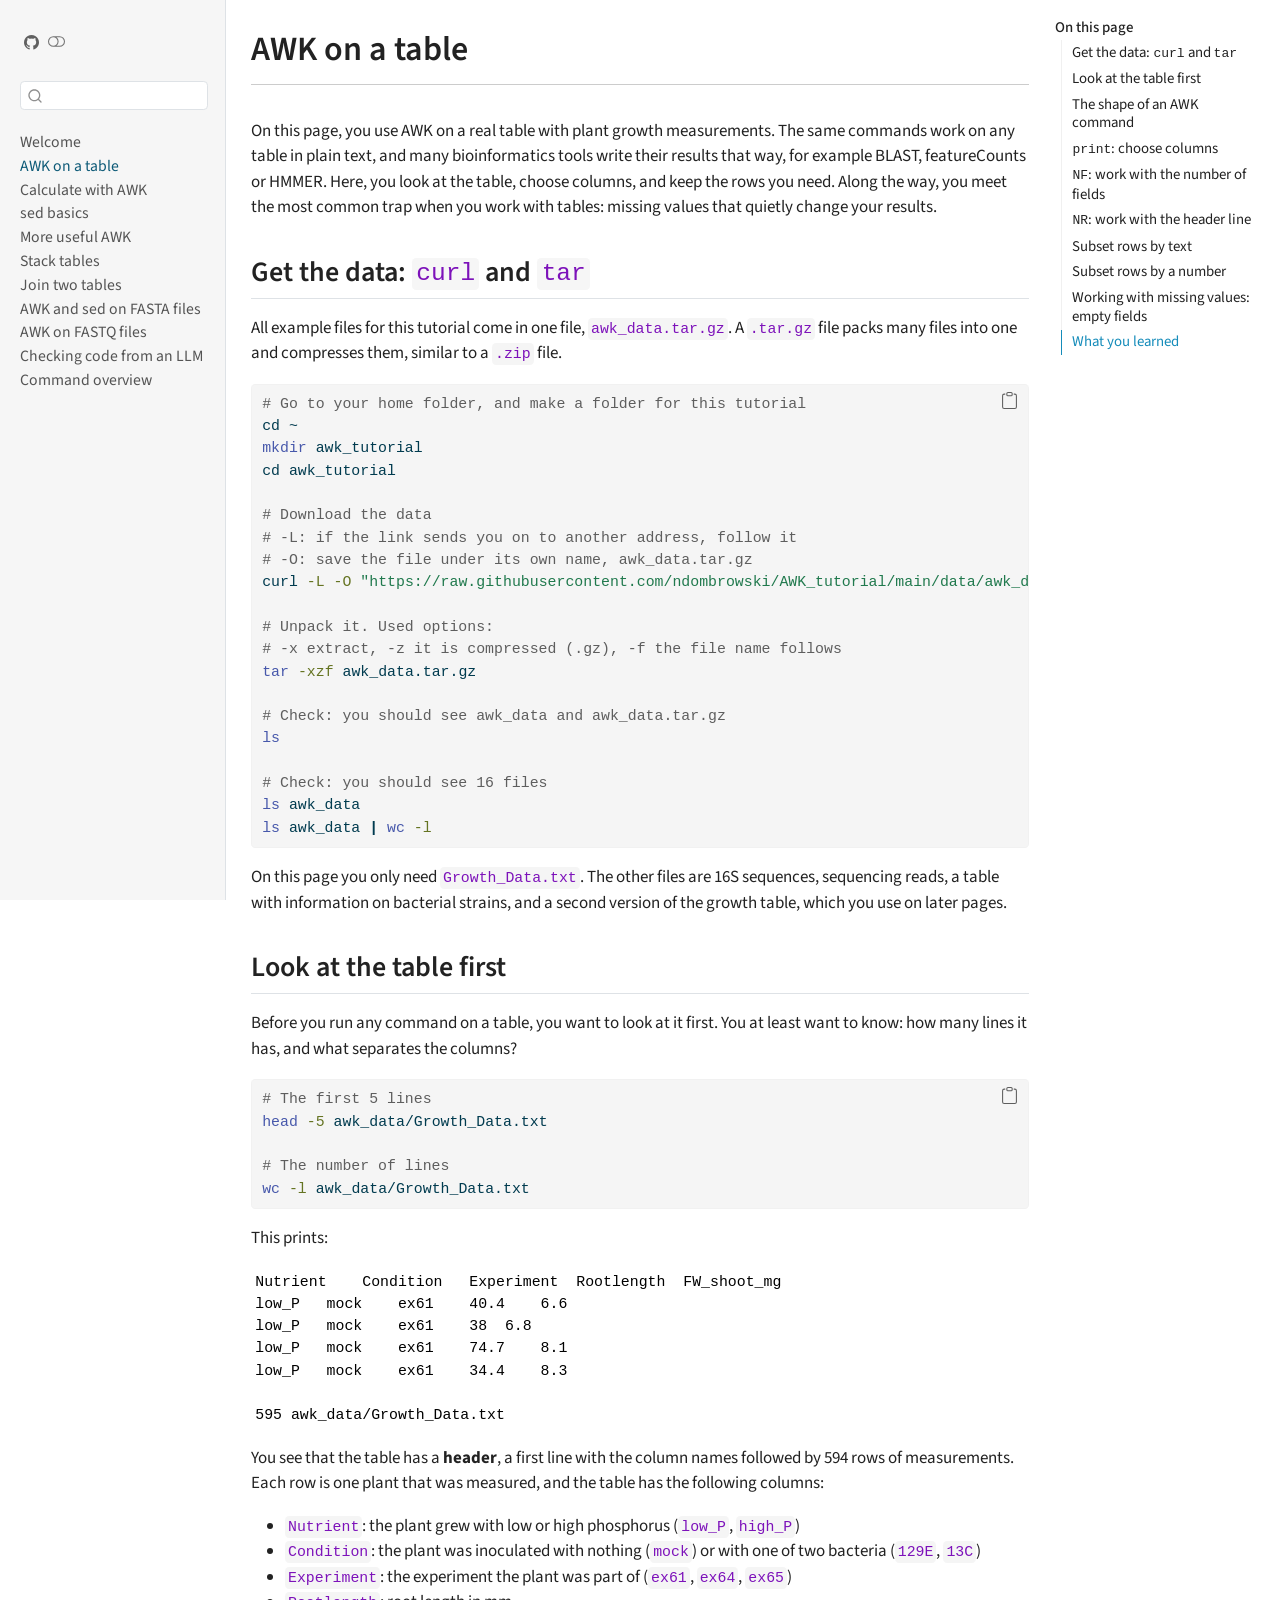
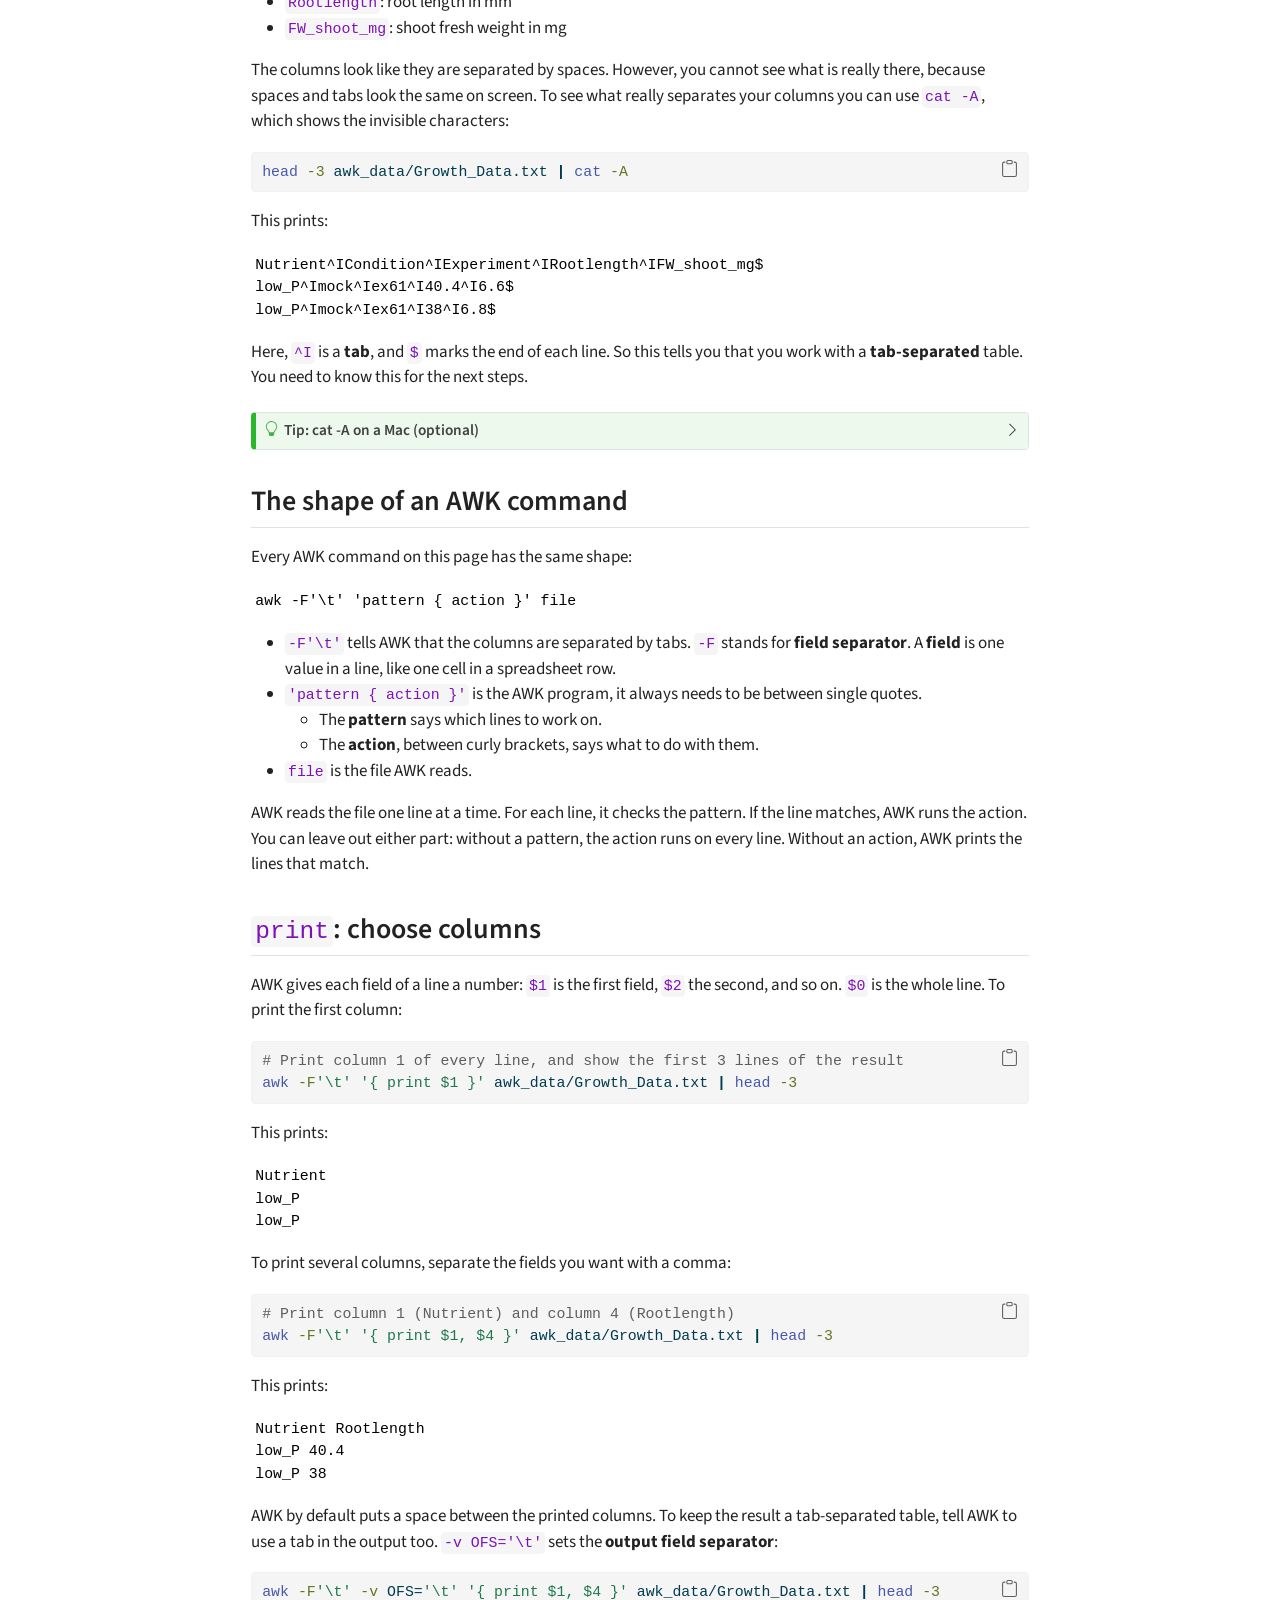
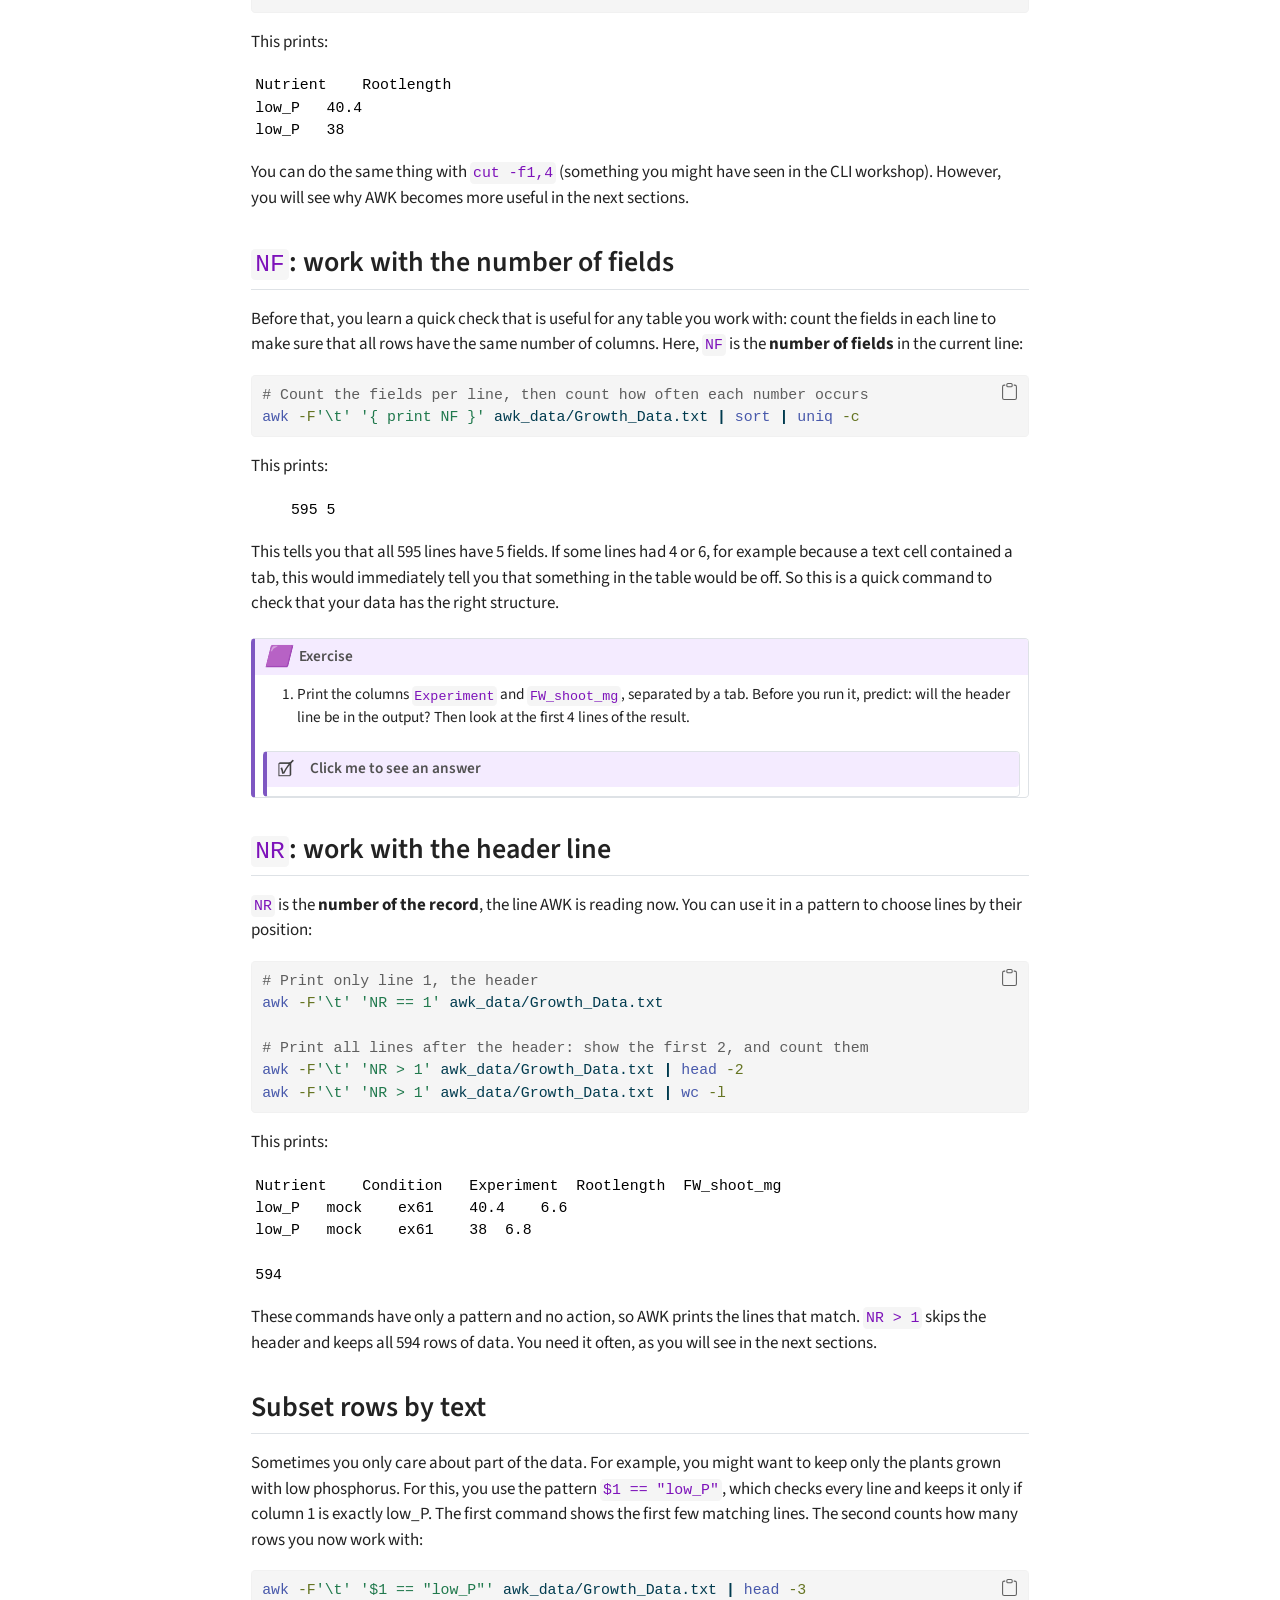
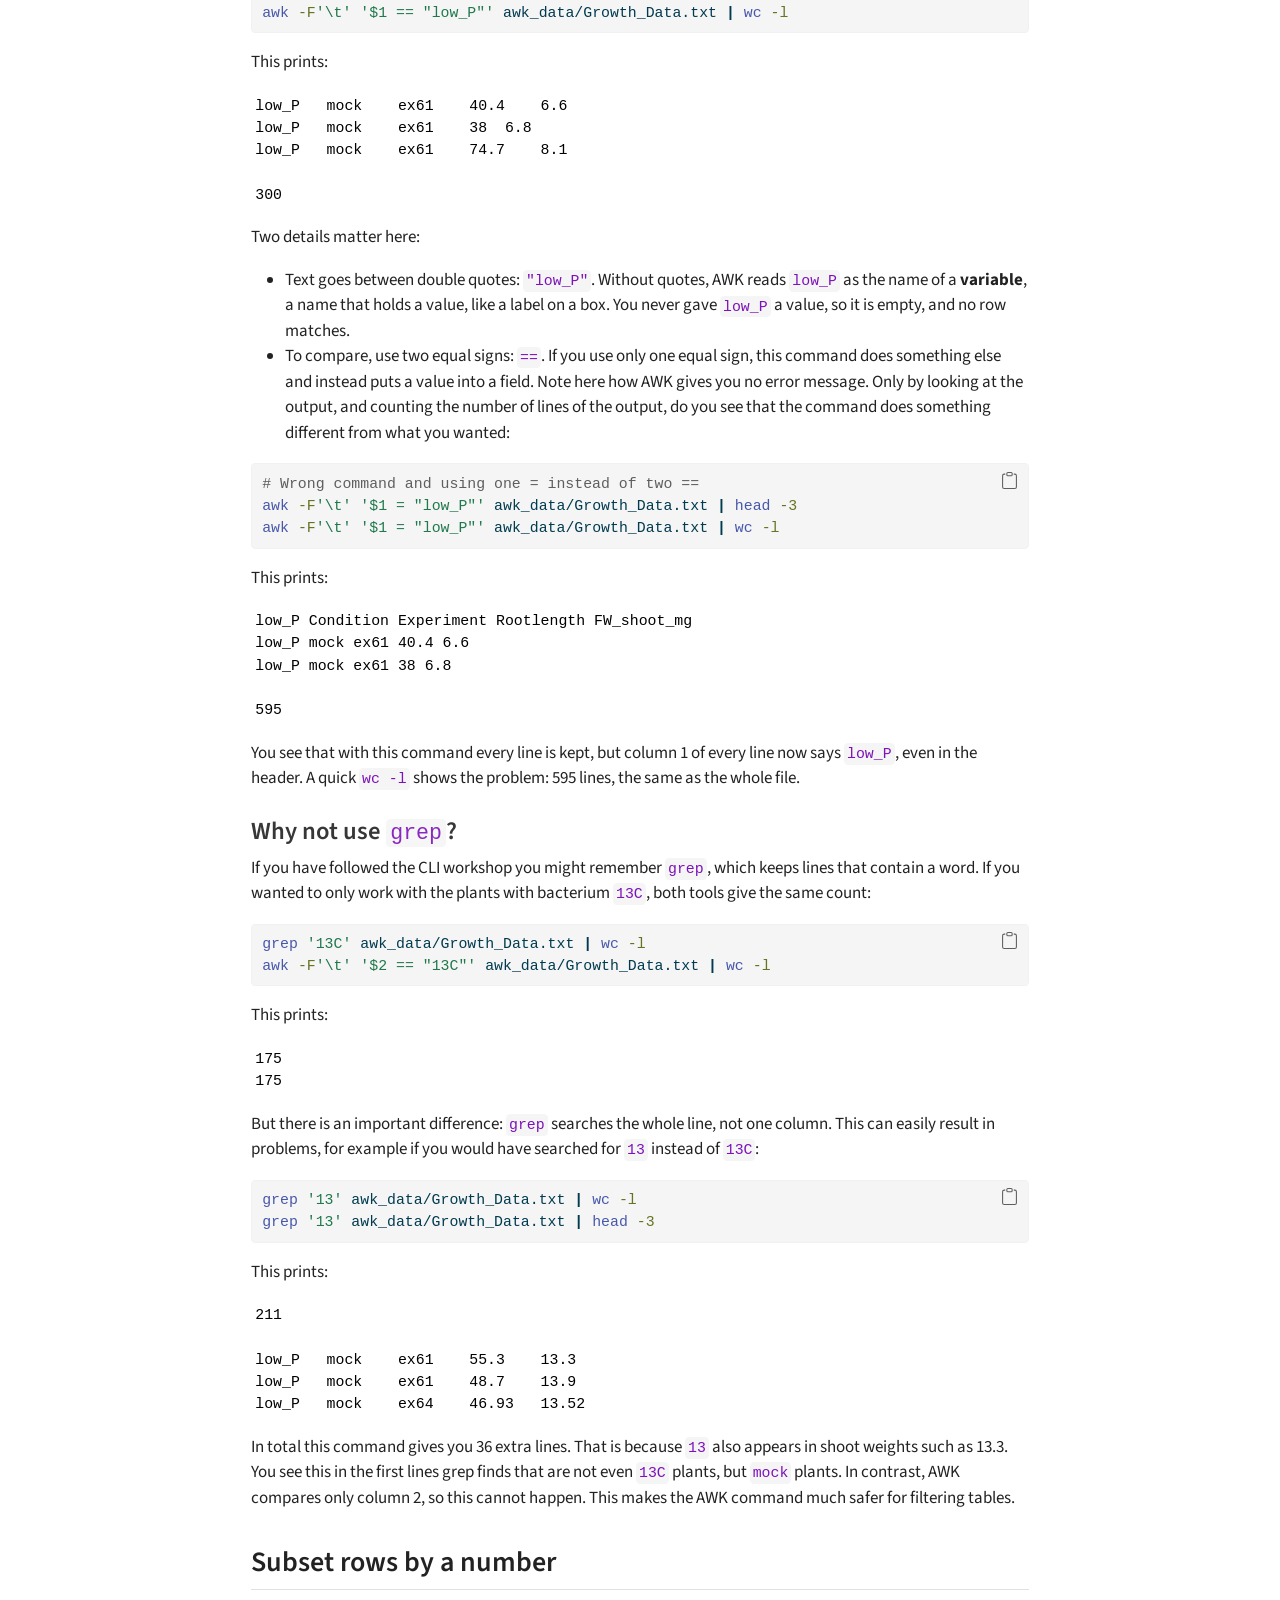
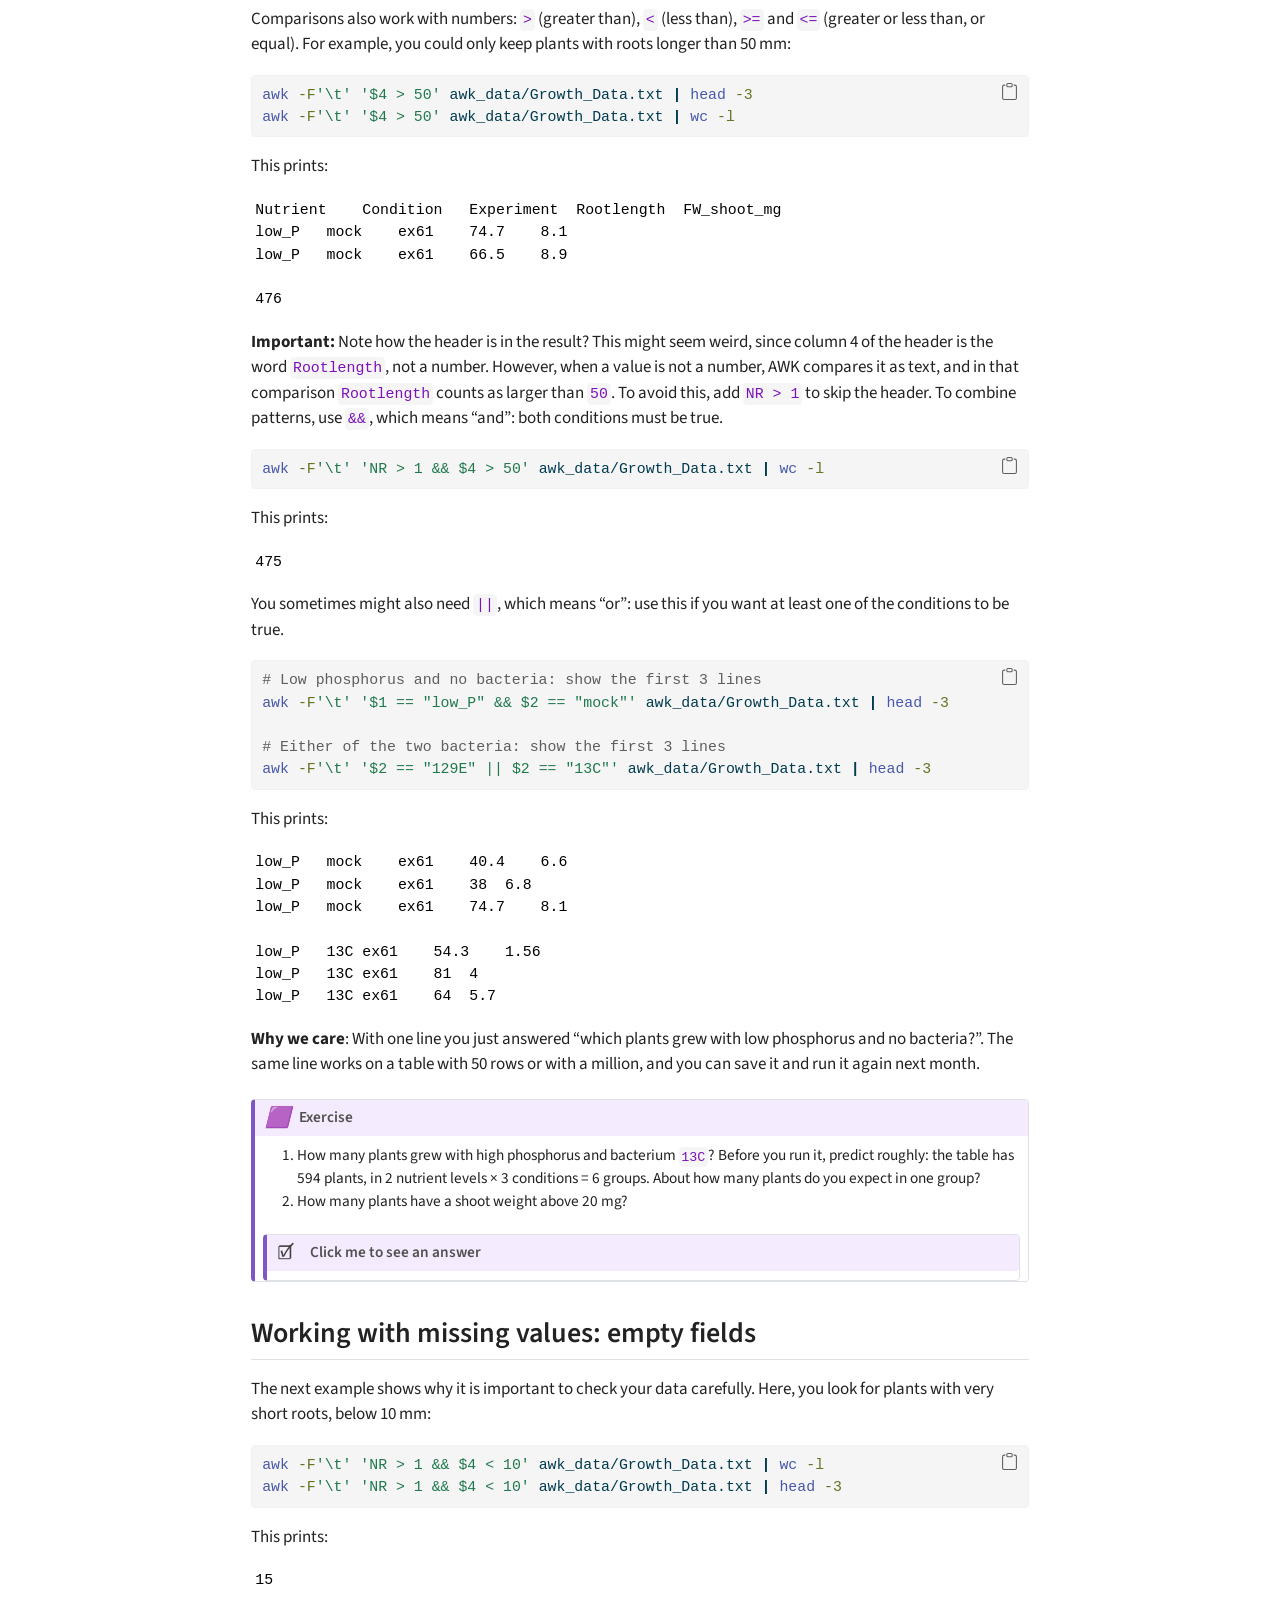
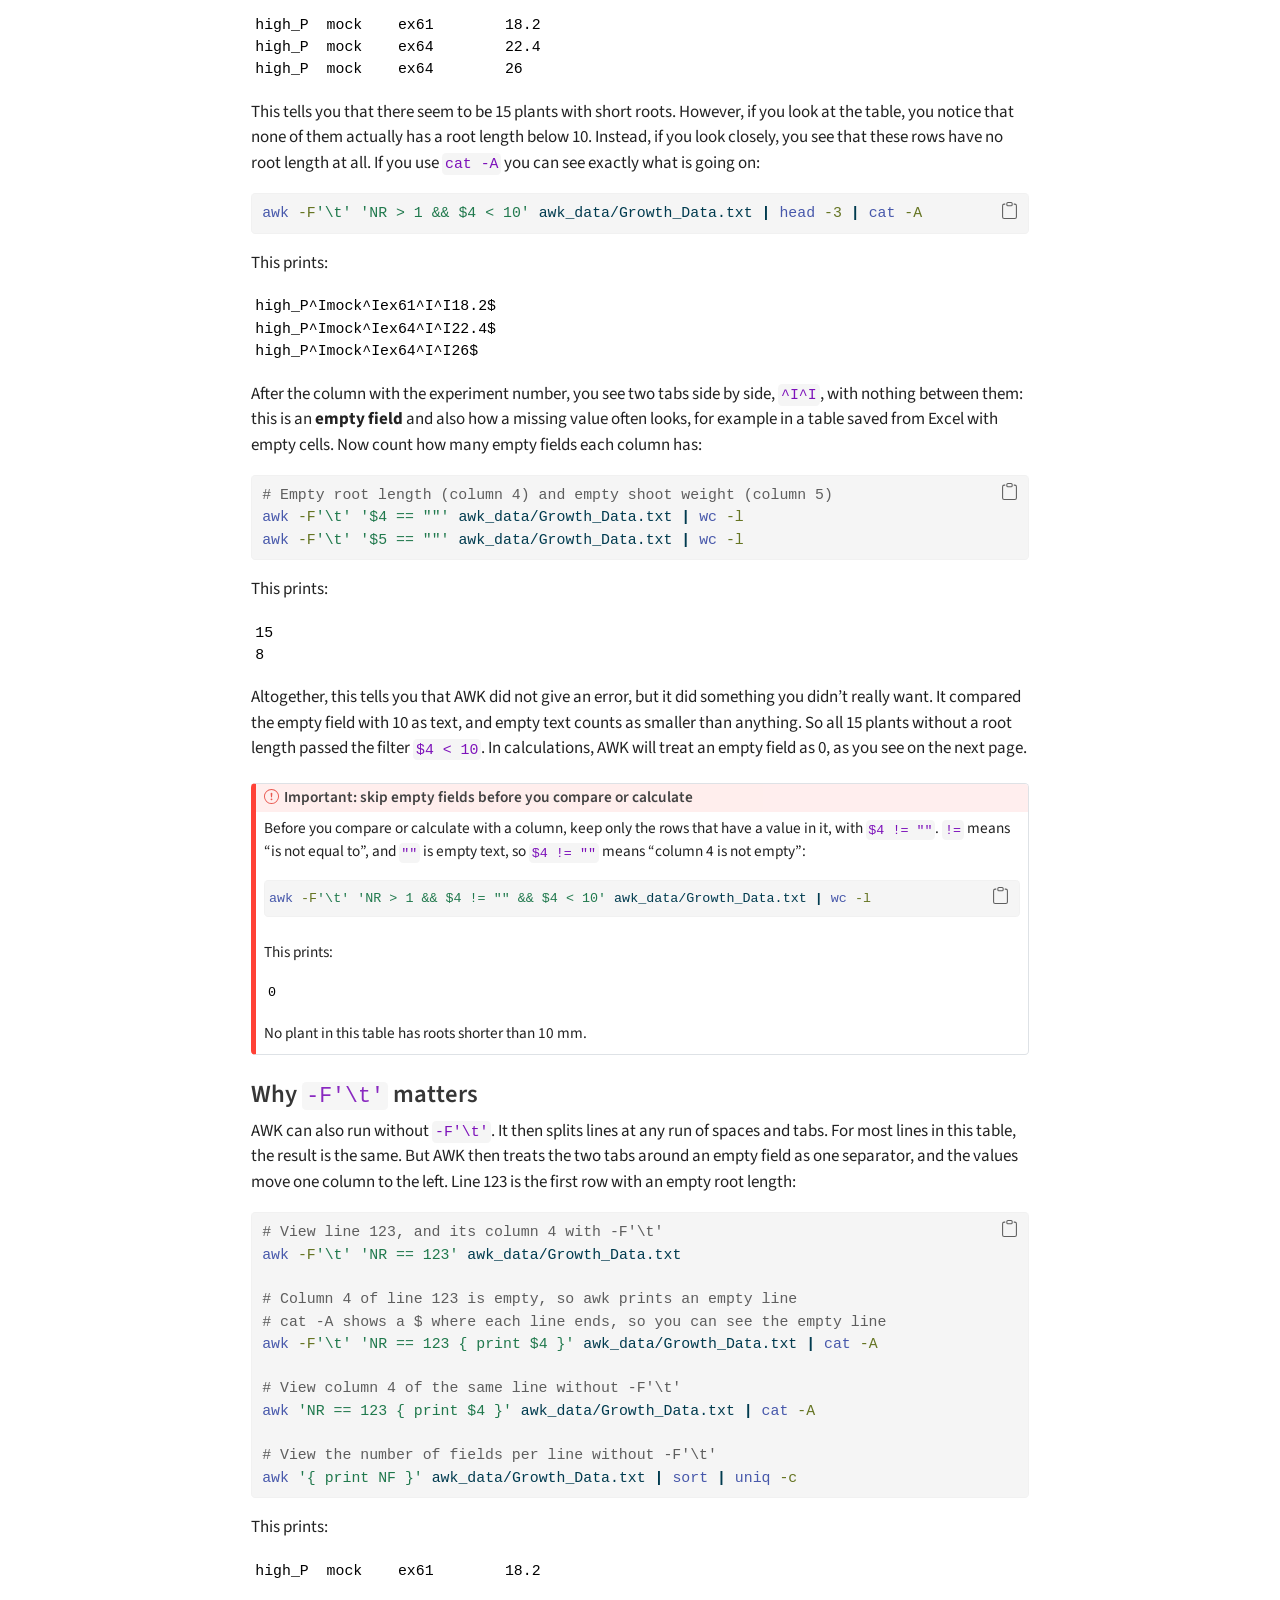
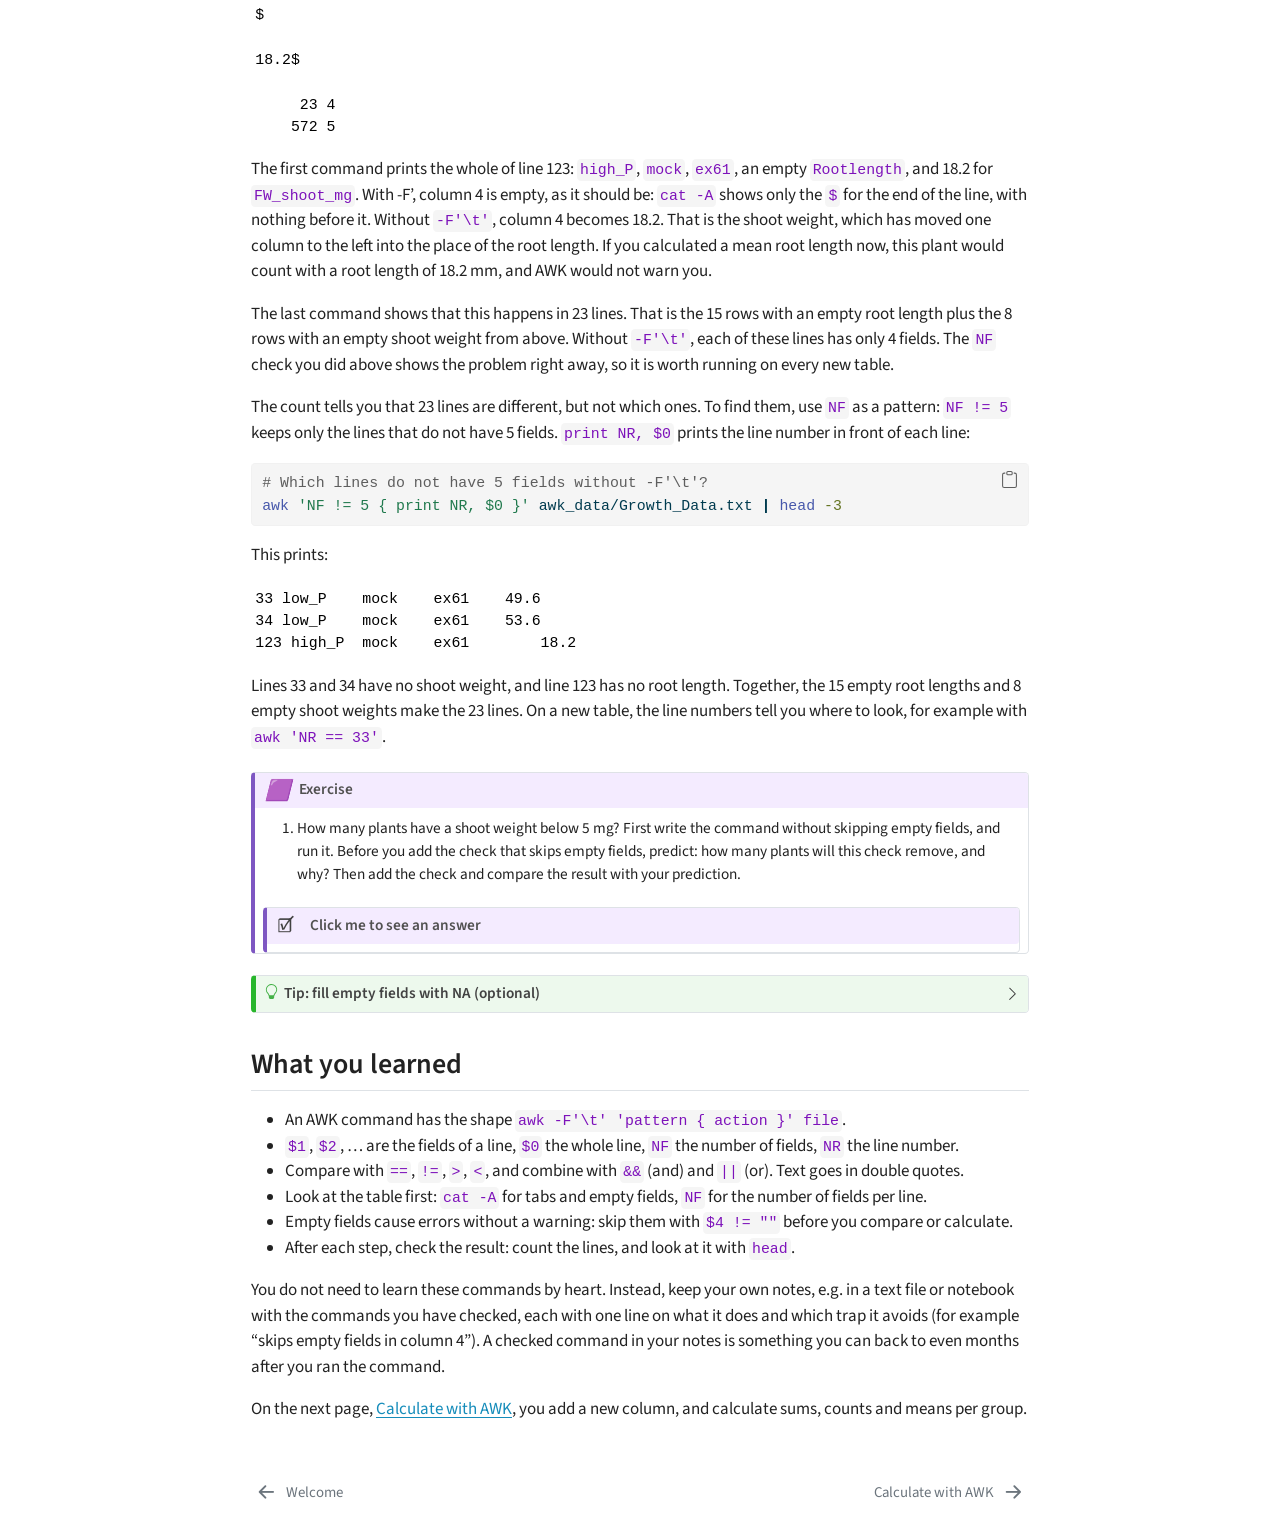
<file: docs/source/awk_table.html>
<!DOCTYPE html>
<html xmlns="http://www.w3.org/1999/xhtml" lang="en" xml:lang="en"><head>

<meta charset="utf-8">
<meta name="generator" content="quarto-1.8.25">

<meta name="viewport" content="width=device-width, initial-scale=1.0, user-scalable=yes">


<title>AWK on a table – Working with tables using AWK and sed</title>
<style>
code{white-space: pre-wrap;}
span.smallcaps{font-variant: small-caps;}
div.columns{display: flex; gap: min(4vw, 1.5em);}
div.column{flex: auto; overflow-x: auto;}
div.hanging-indent{margin-left: 1.5em; text-indent: -1.5em;}
ul.task-list{list-style: none;}
ul.task-list li input[type="checkbox"] {
  width: 0.8em;
  margin: 0 0.8em 0.2em -1em; /* quarto-specific, see https://github.com/quarto-dev/quarto-cli/issues/4556 */ 
  vertical-align: middle;
}
/* CSS for syntax highlighting */
html { -webkit-text-size-adjust: 100%; }
pre > code.sourceCode { white-space: pre; position: relative; }
pre > code.sourceCode > span { display: inline-block; line-height: 1.25; }
pre > code.sourceCode > span:empty { height: 1.2em; }
.sourceCode { overflow: visible; }
code.sourceCode > span { color: inherit; text-decoration: inherit; }
div.sourceCode { margin: 1em 0; }
pre.sourceCode { margin: 0; }
@media screen {
div.sourceCode { overflow: auto; }
}
@media print {
pre > code.sourceCode { white-space: pre-wrap; }
pre > code.sourceCode > span { text-indent: -5em; padding-left: 5em; }
}
pre.numberSource code
  { counter-reset: source-line 0; }
pre.numberSource code > span
  { position: relative; left: -4em; counter-increment: source-line; }
pre.numberSource code > span > a:first-child::before
  { content: counter(source-line);
    position: relative; left: -1em; text-align: right; vertical-align: baseline;
    border: none; display: inline-block;
    -webkit-touch-callout: none; -webkit-user-select: none;
    -khtml-user-select: none; -moz-user-select: none;
    -ms-user-select: none; user-select: none;
    padding: 0 4px; width: 4em;
  }
pre.numberSource { margin-left: 3em;  padding-left: 4px; }
div.sourceCode
  {   }
@media screen {
pre > code.sourceCode > span > a:first-child::before { text-decoration: underline; }
}
</style>


<script src="../site_libs/quarto-nav/quarto-nav.js"></script>
<script src="../site_libs/quarto-nav/headroom.min.js"></script>
<script src="../site_libs/clipboard/clipboard.min.js"></script>
<script src="../site_libs/quarto-search/autocomplete.umd.js"></script>
<script src="../site_libs/quarto-search/fuse.min.js"></script>
<script src="../site_libs/quarto-search/quarto-search.js"></script>
<meta name="quarto:offset" content="../">
<link href="../source/awk_calc.html" rel="next">
<link href="../index.html" rel="prev">
<script src="../site_libs/quarto-html/quarto.js" type="module"></script>
<script src="../site_libs/quarto-html/tabsets/tabsets.js" type="module"></script>
<script src="../site_libs/quarto-html/axe/axe-check.js" type="module"></script>
<script src="../site_libs/quarto-html/popper.min.js"></script>
<script src="../site_libs/quarto-html/tippy.umd.min.js"></script>
<script src="../site_libs/quarto-html/anchor.min.js"></script>
<link href="../site_libs/quarto-html/tippy.css" rel="stylesheet">
<link href="../site_libs/quarto-html/quarto-syntax-highlighting-7b89279ff1a6dce999919e0e67d4d9ec.css" rel="stylesheet" class="quarto-color-scheme" id="quarto-text-highlighting-styles">
<link href="../site_libs/quarto-html/quarto-syntax-highlighting-dark-707d8167ce6003fca903bfe2be84ab7f.css" rel="stylesheet" class="quarto-color-scheme quarto-color-alternate" id="quarto-text-highlighting-styles">
<link href="../site_libs/quarto-html/quarto-syntax-highlighting-7b89279ff1a6dce999919e0e67d4d9ec.css" rel="stylesheet" class="quarto-color-scheme-extra" id="quarto-text-highlighting-styles">
<script src="../site_libs/bootstrap/bootstrap.min.js"></script>
<link href="../site_libs/bootstrap/bootstrap-icons.css" rel="stylesheet">
<link href="../site_libs/bootstrap/bootstrap-07ba6b261650929f6c0e3bf61f8c80ad.min.css" rel="stylesheet" append-hash="true" class="quarto-color-scheme" id="quarto-bootstrap" data-mode="light">
<link href="../site_libs/bootstrap/bootstrap-dark-5290abd680639bf24a9d861acc7641a1.min.css" rel="stylesheet" append-hash="true" class="quarto-color-scheme quarto-color-alternate" id="quarto-bootstrap" data-mode="dark">
<link href="../site_libs/bootstrap/bootstrap-07ba6b261650929f6c0e3bf61f8c80ad.min.css" rel="stylesheet" append-hash="true" class="quarto-color-scheme-extra" id="quarto-bootstrap" data-mode="light">
<script id="quarto-search-options" type="application/json">{
  "location": "sidebar",
  "copy-button": false,
  "collapse-after": 3,
  "panel-placement": "start",
  "type": "textbox",
  "limit": 50,
  "keyboard-shortcut": [
    "f",
    "/",
    "s"
  ],
  "show-item-context": false,
  "language": {
    "search-no-results-text": "No results",
    "search-matching-documents-text": "matching documents",
    "search-copy-link-title": "Copy link to search",
    "search-hide-matches-text": "Hide additional matches",
    "search-more-match-text": "more match in this document",
    "search-more-matches-text": "more matches in this document",
    "search-clear-button-title": "Clear",
    "search-text-placeholder": "",
    "search-detached-cancel-button-title": "Cancel",
    "search-submit-button-title": "Submit",
    "search-label": "Search"
  }
}</script>


</head>

<body class="nav-sidebar docked quarto-light"><script id="quarto-html-before-body" type="application/javascript">
    const toggleBodyColorMode = (bsSheetEl) => {
      const mode = bsSheetEl.getAttribute("data-mode");
      const bodyEl = window.document.querySelector("body");
      if (mode === "dark") {
        bodyEl.classList.add("quarto-dark");
        bodyEl.classList.remove("quarto-light");
      } else {
        bodyEl.classList.add("quarto-light");
        bodyEl.classList.remove("quarto-dark");
      }
    }
    const toggleBodyColorPrimary = () => {
      const bsSheetEl = window.document.querySelector("link#quarto-bootstrap:not([rel=disabled-stylesheet])");
      if (bsSheetEl) {
        toggleBodyColorMode(bsSheetEl);
      }
    }
    const setColorSchemeToggle = (alternate) => {
      const toggles = window.document.querySelectorAll('.quarto-color-scheme-toggle');
      for (let i=0; i < toggles.length; i++) {
        const toggle = toggles[i];
        if (toggle) {
          if (alternate) {
            toggle.classList.add("alternate");
          } else {
            toggle.classList.remove("alternate");
          }
        }
      }
    };
    const toggleColorMode = (alternate) => {
      // Switch the stylesheets
      const primaryStylesheets = window.document.querySelectorAll('link.quarto-color-scheme:not(.quarto-color-alternate)');
      const alternateStylesheets = window.document.querySelectorAll('link.quarto-color-scheme.quarto-color-alternate');
      manageTransitions('#quarto-margin-sidebar .nav-link', false);
      if (alternate) {
        // note: dark is layered on light, we don't disable primary!
        enableStylesheet(alternateStylesheets);
        for (const sheetNode of alternateStylesheets) {
          if (sheetNode.id === "quarto-bootstrap") {
            toggleBodyColorMode(sheetNode);
          }
        }
      } else {
        disableStylesheet(alternateStylesheets);
        enableStylesheet(primaryStylesheets)
        toggleBodyColorPrimary();
      }
      manageTransitions('#quarto-margin-sidebar .nav-link', true);
      // Switch the toggles
      setColorSchemeToggle(alternate)
      // Hack to workaround the fact that safari doesn't
      // properly recolor the scrollbar when toggling (#1455)
      if (navigator.userAgent.indexOf('Safari') > 0 && navigator.userAgent.indexOf('Chrome') == -1) {
        manageTransitions("body", false);
        window.scrollTo(0, 1);
        setTimeout(() => {
          window.scrollTo(0, 0);
          manageTransitions("body", true);
        }, 40);
      }
    }
    const disableStylesheet = (stylesheets) => {
      for (let i=0; i < stylesheets.length; i++) {
        const stylesheet = stylesheets[i];
        stylesheet.rel = 'disabled-stylesheet';
      }
    }
    const enableStylesheet = (stylesheets) => {
      for (let i=0; i < stylesheets.length; i++) {
        const stylesheet = stylesheets[i];
        if(stylesheet.rel !== 'stylesheet') { // for Chrome, which will still FOUC without this check
          stylesheet.rel = 'stylesheet';
        }
      }
    }
    const manageTransitions = (selector, allowTransitions) => {
      const els = window.document.querySelectorAll(selector);
      for (let i=0; i < els.length; i++) {
        const el = els[i];
        if (allowTransitions) {
          el.classList.remove('notransition');
        } else {
          el.classList.add('notransition');
        }
      }
    }
    const isFileUrl = () => {
      return window.location.protocol === 'file:';
    }
    const hasAlternateSentinel = () => {
      let styleSentinel = getColorSchemeSentinel();
      if (styleSentinel !== null) {
        return styleSentinel === "alternate";
      } else {
        return false;
      }
    }
    const setStyleSentinel = (alternate) => {
      const value = alternate ? "alternate" : "default";
      if (!isFileUrl()) {
        window.localStorage.setItem("quarto-color-scheme", value);
      } else {
        localAlternateSentinel = value;
      }
    }
    const getColorSchemeSentinel = () => {
      if (!isFileUrl()) {
        const storageValue = window.localStorage.getItem("quarto-color-scheme");
        return storageValue != null ? storageValue : localAlternateSentinel;
      } else {
        return localAlternateSentinel;
      }
    }
    const toggleGiscusIfUsed = (isAlternate, darkModeDefault) => {
      const baseTheme = document.querySelector('#giscus-base-theme')?.value ?? 'light';
      const alternateTheme = document.querySelector('#giscus-alt-theme')?.value ?? 'dark';
      let newTheme = '';
      if(authorPrefersDark) {
        newTheme = isAlternate ? baseTheme : alternateTheme;
      } else {
        newTheme = isAlternate ? alternateTheme : baseTheme;
      }
      const changeGiscusTheme = () => {
        // From: https://github.com/giscus/giscus/issues/336
        const sendMessage = (message) => {
          const iframe = document.querySelector('iframe.giscus-frame');
          if (!iframe) return;
          iframe.contentWindow.postMessage({ giscus: message }, 'https://giscus.app');
        }
        sendMessage({
          setConfig: {
            theme: newTheme
          }
        });
      }
      const isGiscussLoaded = window.document.querySelector('iframe.giscus-frame') !== null;
      if (isGiscussLoaded) {
        changeGiscusTheme();
      }
    };
    const authorPrefersDark = false;
    const darkModeDefault = authorPrefersDark;
      document.querySelector('link#quarto-text-highlighting-styles.quarto-color-scheme-extra').rel = 'disabled-stylesheet';
      document.querySelector('link#quarto-bootstrap.quarto-color-scheme-extra').rel = 'disabled-stylesheet';
    let localAlternateSentinel = darkModeDefault ? 'alternate' : 'default';
    // Dark / light mode switch
    window.quartoToggleColorScheme = () => {
      // Read the current dark / light value
      let toAlternate = !hasAlternateSentinel();
      toggleColorMode(toAlternate);
      setStyleSentinel(toAlternate);
      toggleGiscusIfUsed(toAlternate, darkModeDefault);
      window.dispatchEvent(new Event('resize'));
    };
    // Switch to dark mode if need be
    if (hasAlternateSentinel()) {
      toggleColorMode(true);
    } else {
      toggleColorMode(false);
    }
  </script>

<div id="quarto-search-results"></div>
  <header id="quarto-header" class="headroom fixed-top">
  <nav class="quarto-secondary-nav">
    <div class="container-fluid d-flex">
      <button type="button" class="quarto-btn-toggle btn" data-bs-toggle="collapse" role="button" data-bs-target=".quarto-sidebar-collapse-item" aria-controls="quarto-sidebar" aria-expanded="false" aria-label="Toggle sidebar navigation" onclick="if (window.quartoToggleHeadroom) { window.quartoToggleHeadroom(); }">
        <i class="bi bi-layout-text-sidebar-reverse"></i>
      </button>
        <nav class="quarto-page-breadcrumbs" aria-label="breadcrumb"><ol class="breadcrumb"><li class="breadcrumb-item"><a href="../source/awk_table.html">AWK on a table</a></li></ol></nav>
        <a class="flex-grow-1" role="navigation" data-bs-toggle="collapse" data-bs-target=".quarto-sidebar-collapse-item" aria-controls="quarto-sidebar" aria-expanded="false" aria-label="Toggle sidebar navigation" onclick="if (window.quartoToggleHeadroom) { window.quartoToggleHeadroom(); }">      
        </a>
      <button type="button" class="btn quarto-search-button" aria-label="Search" onclick="window.quartoOpenSearch();">
        <i class="bi bi-search"></i>
      </button>
    </div>
  </nav>
</header>
<!-- content -->
<div id="quarto-content" class="quarto-container page-columns page-rows-contents page-layout-article">
<!-- sidebar -->
  <nav id="quarto-sidebar" class="sidebar collapse collapse-horizontal quarto-sidebar-collapse-item sidebar-navigation docked overflow-auto">
    <div class="pt-lg-2 mt-2 text-left sidebar-header">
      <a href="../index.html" class="sidebar-logo-link">
      </a>
      <div class="sidebar-tools-main">
    <a href="https://github.com/ndombrowski/AWK_tutorial" title="" class="quarto-navigation-tool px-1" aria-label=""><i class="bi bi-github"></i></a>
  <a href="" class="quarto-color-scheme-toggle quarto-navigation-tool  px-1" onclick="window.quartoToggleColorScheme(); return false;" title="Toggle dark mode"><i class="bi"></i></a>
</div>
      </div>
        <div class="mt-2 flex-shrink-0 align-items-center">
        <div class="sidebar-search">
        <div id="quarto-search" class="" title="Search"></div>
        </div>
        </div>
    <div class="sidebar-menu-container"> 
    <ul class="list-unstyled mt-1">
        <li class="sidebar-item">
  <div class="sidebar-item-container"> 
  <a href="../index.html" class="sidebar-item-text sidebar-link">
 <span class="menu-text">Welcome</span></a>
  </div>
</li>
        <li class="sidebar-item">
  <div class="sidebar-item-container"> 
  <a href="../source/awk_table.html" class="sidebar-item-text sidebar-link active">
 <span class="menu-text">AWK on a table</span></a>
  </div>
</li>
        <li class="sidebar-item">
  <div class="sidebar-item-container"> 
  <a href="../source/awk_calc.html" class="sidebar-item-text sidebar-link">
 <span class="menu-text">Calculate with AWK</span></a>
  </div>
</li>
        <li class="sidebar-item">
  <div class="sidebar-item-container"> 
  <a href="../source/sed_basics.html" class="sidebar-item-text sidebar-link">
 <span class="menu-text">sed basics</span></a>
  </div>
</li>
        <li class="sidebar-item">
  <div class="sidebar-item-container"> 
  <a href="../source/awk_more.html" class="sidebar-item-text sidebar-link">
 <span class="menu-text">More useful AWK</span></a>
  </div>
</li>
        <li class="sidebar-item">
  <div class="sidebar-item-container"> 
  <a href="../source/awk_combine.html" class="sidebar-item-text sidebar-link">
 <span class="menu-text">Stack tables</span></a>
  </div>
</li>
        <li class="sidebar-item">
  <div class="sidebar-item-container"> 
  <a href="../source/awk_join.html" class="sidebar-item-text sidebar-link">
 <span class="menu-text">Join two tables</span></a>
  </div>
</li>
        <li class="sidebar-item">
  <div class="sidebar-item-container"> 
  <a href="../source/awk_fasta.html" class="sidebar-item-text sidebar-link">
 <span class="menu-text">AWK and sed on FASTA files</span></a>
  </div>
</li>
        <li class="sidebar-item">
  <div class="sidebar-item-container"> 
  <a href="../source/awk_fastq.html" class="sidebar-item-text sidebar-link">
 <span class="menu-text">AWK on FASTQ files</span></a>
  </div>
</li>
        <li class="sidebar-item">
  <div class="sidebar-item-container"> 
  <a href="../source/check_llm_code.html" class="sidebar-item-text sidebar-link">
 <span class="menu-text">Checking code from an LLM</span></a>
  </div>
</li>
        <li class="sidebar-item">
  <div class="sidebar-item-container"> 
  <a href="../source/cheat_sheet.html" class="sidebar-item-text sidebar-link">
 <span class="menu-text">Command overview</span></a>
  </div>
</li>
    </ul>
    </div>
</nav>
<div id="quarto-sidebar-glass" class="quarto-sidebar-collapse-item" data-bs-toggle="collapse" data-bs-target=".quarto-sidebar-collapse-item"></div>
<!-- margin-sidebar -->
    <div id="quarto-margin-sidebar" class="sidebar margin-sidebar">
        <nav id="TOC" role="doc-toc" class="toc-active">
    <h2 id="toc-title">On this page</h2>
   
  <ul>
  <li><a href="#get-the-data-curl-and-tar" id="toc-get-the-data-curl-and-tar" class="nav-link active" data-scroll-target="#get-the-data-curl-and-tar">Get the data: <code>curl</code> and <code>tar</code></a></li>
  <li><a href="#look-at-the-table-first" id="toc-look-at-the-table-first" class="nav-link" data-scroll-target="#look-at-the-table-first">Look at the table first</a></li>
  <li><a href="#the-shape-of-an-awk-command" id="toc-the-shape-of-an-awk-command" class="nav-link" data-scroll-target="#the-shape-of-an-awk-command">The shape of an AWK command</a></li>
  <li><a href="#print-choose-columns" id="toc-print-choose-columns" class="nav-link" data-scroll-target="#print-choose-columns"><code>print</code>: choose columns</a></li>
  <li><a href="#nf-work-with-the-number-of-fields" id="toc-nf-work-with-the-number-of-fields" class="nav-link" data-scroll-target="#nf-work-with-the-number-of-fields"><code>NF</code>: work with the number of fields</a></li>
  <li><a href="#nr-work-with-the-header-line" id="toc-nr-work-with-the-header-line" class="nav-link" data-scroll-target="#nr-work-with-the-header-line"><code>NR</code>: work with the header line</a></li>
  <li><a href="#subset-rows-by-text" id="toc-subset-rows-by-text" class="nav-link" data-scroll-target="#subset-rows-by-text">Subset rows by text</a>
  <ul class="collapse">
  <li><a href="#why-not-use-grep" id="toc-why-not-use-grep" class="nav-link" data-scroll-target="#why-not-use-grep">Why not use <code>grep</code>?</a></li>
  </ul></li>
  <li><a href="#subset-rows-by-a-number" id="toc-subset-rows-by-a-number" class="nav-link" data-scroll-target="#subset-rows-by-a-number">Subset rows by a number</a></li>
  <li><a href="#working-with-missing-values-empty-fields" id="toc-working-with-missing-values-empty-fields" class="nav-link" data-scroll-target="#working-with-missing-values-empty-fields">Working with missing values: empty fields</a>
  <ul class="collapse">
  <li><a href="#why--ft-matters" id="toc-why--ft-matters" class="nav-link" data-scroll-target="#why--ft-matters">Why <code>-F'\t'</code> matters</a></li>
  </ul></li>
  <li><a href="#what-you-learned" id="toc-what-you-learned" class="nav-link" data-scroll-target="#what-you-learned">What you learned</a></li>
  </ul>
</nav>
    </div>
<!-- main -->
<main class="content" id="quarto-document-content">


<header id="title-block-header" class="quarto-title-block default">
<div class="quarto-title">
<h1 class="title">AWK on a table</h1>
</div>



<div class="quarto-title-meta">

    
  
    
  </div>
  


</header>


<p>On this page, you use AWK on a real table with plant growth measurements. The same commands work on any table in plain text, and many bioinformatics tools write their results that way, for example BLAST, featureCounts or HMMER. Here, you look at the table, choose columns, and keep the rows you need. Along the way, you meet the most common trap when you work with tables: missing values that quietly change your results.</p>
<section id="get-the-data-curl-and-tar" class="level2">
<h2 class="anchored" data-anchor-id="get-the-data-curl-and-tar">Get the data: <code>curl</code> and <code>tar</code></h2>
<p>All example files for this tutorial come in one file, <code>awk_data.tar.gz</code>. A <code>.tar.gz</code> file packs many files into one and compresses them, similar to a <code>.zip</code> file.</p>
<div class="cell">
<div class="code-copy-outer-scaffold"><div class="sourceCode cell-code" id="cb1"><pre class="sourceCode bash code-with-copy"><code class="sourceCode bash"><span id="cb1-1"><a href="#cb1-1" aria-hidden="true" tabindex="-1"></a><span class="co"># Go to your home folder, and make a folder for this tutorial</span></span>
<span id="cb1-2"><a href="#cb1-2" aria-hidden="true" tabindex="-1"></a><span class="bu">cd</span> ~</span>
<span id="cb1-3"><a href="#cb1-3" aria-hidden="true" tabindex="-1"></a><span class="fu">mkdir</span> awk_tutorial</span>
<span id="cb1-4"><a href="#cb1-4" aria-hidden="true" tabindex="-1"></a><span class="bu">cd</span> awk_tutorial</span>
<span id="cb1-5"><a href="#cb1-5" aria-hidden="true" tabindex="-1"></a></span>
<span id="cb1-6"><a href="#cb1-6" aria-hidden="true" tabindex="-1"></a><span class="co"># Download the data</span></span>
<span id="cb1-7"><a href="#cb1-7" aria-hidden="true" tabindex="-1"></a><span class="co"># -L: if the link sends you on to another address, follow it</span></span>
<span id="cb1-8"><a href="#cb1-8" aria-hidden="true" tabindex="-1"></a><span class="co"># -O: save the file under its own name, awk_data.tar.gz</span></span>
<span id="cb1-9"><a href="#cb1-9" aria-hidden="true" tabindex="-1"></a><span class="ex">curl</span> <span class="at">-L</span> <span class="at">-O</span> <span class="st">"https://raw.githubusercontent.com/ndombrowski/AWK_tutorial/main/data/awk_data.tar.gz"</span></span>
<span id="cb1-10"><a href="#cb1-10" aria-hidden="true" tabindex="-1"></a></span>
<span id="cb1-11"><a href="#cb1-11" aria-hidden="true" tabindex="-1"></a><span class="co"># Unpack it. Used options:</span></span>
<span id="cb1-12"><a href="#cb1-12" aria-hidden="true" tabindex="-1"></a><span class="co"># -x extract, -z it is compressed (.gz), -f the file name follows</span></span>
<span id="cb1-13"><a href="#cb1-13" aria-hidden="true" tabindex="-1"></a><span class="fu">tar</span> <span class="at">-xzf</span> awk_data.tar.gz</span>
<span id="cb1-14"><a href="#cb1-14" aria-hidden="true" tabindex="-1"></a></span>
<span id="cb1-15"><a href="#cb1-15" aria-hidden="true" tabindex="-1"></a><span class="co"># Check: you should see awk_data and awk_data.tar.gz</span></span>
<span id="cb1-16"><a href="#cb1-16" aria-hidden="true" tabindex="-1"></a><span class="fu">ls</span></span>
<span id="cb1-17"><a href="#cb1-17" aria-hidden="true" tabindex="-1"></a></span>
<span id="cb1-18"><a href="#cb1-18" aria-hidden="true" tabindex="-1"></a><span class="co"># Check: you should see 16 files</span></span>
<span id="cb1-19"><a href="#cb1-19" aria-hidden="true" tabindex="-1"></a><span class="fu">ls</span> awk_data</span>
<span id="cb1-20"><a href="#cb1-20" aria-hidden="true" tabindex="-1"></a><span class="fu">ls</span> awk_data <span class="kw">|</span> <span class="fu">wc</span> <span class="at">-l</span></span></code></pre></div><button title="Copy to Clipboard" class="code-copy-button"><i class="bi"></i></button></div>
</div>
<p>On this page you only need <code>Growth_Data.txt</code>. The other files are 16S sequences, sequencing reads, a table with information on bacterial strains, and a second version of the growth table, which you use on later pages.</p>
</section>
<section id="look-at-the-table-first" class="level2">
<h2 class="anchored" data-anchor-id="look-at-the-table-first">Look at the table first</h2>
<p>Before you run any command on a table, you want to look at it first. You at least want to know: how many lines it has, and what separates the columns?</p>
<div class="cell">
<div class="code-copy-outer-scaffold"><div class="sourceCode cell-code" id="cb2"><pre class="sourceCode bash code-with-copy"><code class="sourceCode bash"><span id="cb2-1"><a href="#cb2-1" aria-hidden="true" tabindex="-1"></a><span class="co"># The first 5 lines</span></span>
<span id="cb2-2"><a href="#cb2-2" aria-hidden="true" tabindex="-1"></a><span class="fu">head</span> <span class="at">-5</span> awk_data/Growth_Data.txt</span>
<span id="cb2-3"><a href="#cb2-3" aria-hidden="true" tabindex="-1"></a></span>
<span id="cb2-4"><a href="#cb2-4" aria-hidden="true" tabindex="-1"></a><span class="co"># The number of lines</span></span>
<span id="cb2-5"><a href="#cb2-5" aria-hidden="true" tabindex="-1"></a><span class="fu">wc</span> <span class="at">-l</span> awk_data/Growth_Data.txt</span></code></pre></div><button title="Copy to Clipboard" class="code-copy-button"><i class="bi"></i></button></div>
</div>
<p>This prints:</p>
<pre><code>Nutrient    Condition   Experiment  Rootlength  FW_shoot_mg
low_P   mock    ex61    40.4    6.6
low_P   mock    ex61    38  6.8
low_P   mock    ex61    74.7    8.1
low_P   mock    ex61    34.4    8.3

595 awk_data/Growth_Data.txt</code></pre>
<p>You see that the table has a <strong>header</strong>, a first line with the column names followed by 594 rows of measurements. Each row is one plant that was measured, and the table has the following columns:</p>
<ul>
<li><code>Nutrient</code>: the plant grew with low or high phosphorus (<code>low_P</code>, <code>high_P</code>)</li>
<li><code>Condition</code>: the plant was inoculated with nothing (<code>mock</code>) or with one of two bacteria (<code>129E</code>, <code>13C</code>)</li>
<li><code>Experiment</code>: the experiment the plant was part of (<code>ex61</code>, <code>ex64</code>, <code>ex65</code>)</li>
<li><code>Rootlength</code>: root length in mm</li>
<li><code>FW_shoot_mg</code>: shoot fresh weight in mg</li>
</ul>
<p>The columns look like they are separated by spaces. However, you cannot see what is really there, because spaces and tabs look the same on screen. To see what really separates your columns you can use <code>cat -A</code>, which shows the invisible characters:</p>
<div class="cell">
<div class="code-copy-outer-scaffold"><div class="sourceCode cell-code" id="cb4"><pre class="sourceCode bash code-with-copy"><code class="sourceCode bash"><span id="cb4-1"><a href="#cb4-1" aria-hidden="true" tabindex="-1"></a><span class="fu">head</span> <span class="at">-3</span> awk_data/Growth_Data.txt <span class="kw">|</span> <span class="fu">cat</span> <span class="at">-A</span></span></code></pre></div><button title="Copy to Clipboard" class="code-copy-button"><i class="bi"></i></button></div>
</div>
<p>This prints:</p>
<pre><code>Nutrient^ICondition^IExperiment^IRootlength^IFW_shoot_mg$
low_P^Imock^Iex61^I40.4^I6.6$
low_P^Imock^Iex61^I38^I6.8$</code></pre>
<p>Here, <code>^I</code> is a <strong>tab</strong>, and <code>$</code> marks the end of each line. So this tells you that you work with a <strong>tab-separated</strong> table. You need to know this for the next steps.</p>
<div class="callout callout-style-default callout-tip callout-titled" title="Tip: cat -A on a Mac (optional)">
<div class="callout-header d-flex align-content-center collapsed" data-bs-toggle="collapse" data-bs-target=".callout-1-contents" aria-controls="callout-1" aria-expanded="false" aria-label="Toggle callout">
<div class="callout-icon-container">
<i class="callout-icon"></i>
</div>
<div class="callout-title-container flex-fill">
<span class="screen-reader-only">Tip</span>Tip: cat -A on a Mac (optional)
</div>
<div class="callout-btn-toggle d-inline-block border-0 py-1 ps-1 pe-0 float-end"><i class="callout-toggle"></i></div>
</div>
<div id="callout-1" class="callout-1-contents callout-collapse collapse">
<div class="callout-body-container callout-body">
<!-- DRAFT: not tested on a Mac yet. -->
<p>On a Mac, <code>cat -A</code> may not work and you can try <code>cat -et</code> instead.</p>
</div>
</div>
</div>
</section>
<section id="the-shape-of-an-awk-command" class="level2">
<h2 class="anchored" data-anchor-id="the-shape-of-an-awk-command">The shape of an AWK command</h2>
<p>Every AWK command on this page has the same shape:</p>
<pre><code>awk -F'\t' 'pattern { action }' file</code></pre>
<ul>
<li><code>-F'\t'</code> tells AWK that the columns are separated by tabs. <code>-F</code> stands for <strong>field separator</strong>. A <strong>field</strong> is one value in a line, like one cell in a spreadsheet row.</li>
<li><code>'pattern { action }'</code> is the AWK program, it always needs to be between single quotes.
<ul>
<li>The <strong>pattern</strong> says which lines to work on.</li>
<li>The <strong>action</strong>, between curly brackets, says what to do with them.</li>
</ul></li>
<li><code>file</code> is the file AWK reads.</li>
</ul>
<p>AWK reads the file one line at a time. For each line, it checks the pattern. If the line matches, AWK runs the action. You can leave out either part: without a pattern, the action runs on every line. Without an action, AWK prints the lines that match.</p>
</section>
<section id="print-choose-columns" class="level2">
<h2 class="anchored" data-anchor-id="print-choose-columns"><code>print</code>: choose columns</h2>
<p>AWK gives each field of a line a number: <code>$1</code> is the first field, <code>$2</code> the second, and so on. <code>$0</code> is the whole line. To print the first column:</p>
<div class="cell">
<div class="code-copy-outer-scaffold"><div class="sourceCode cell-code" id="cb7"><pre class="sourceCode bash code-with-copy"><code class="sourceCode bash"><span id="cb7-1"><a href="#cb7-1" aria-hidden="true" tabindex="-1"></a><span class="co"># Print column 1 of every line, and show the first 3 lines of the result</span></span>
<span id="cb7-2"><a href="#cb7-2" aria-hidden="true" tabindex="-1"></a><span class="fu">awk</span> <span class="at">-F</span><span class="st">'\t'</span> <span class="st">'{ print $1 }'</span> awk_data/Growth_Data.txt <span class="kw">|</span> <span class="fu">head</span> <span class="at">-3</span></span></code></pre></div><button title="Copy to Clipboard" class="code-copy-button"><i class="bi"></i></button></div>
</div>
<p>This prints:</p>
<pre><code>Nutrient
low_P
low_P</code></pre>
<p>To print several columns, separate the fields you want with a comma:</p>
<div class="cell">
<div class="code-copy-outer-scaffold"><div class="sourceCode cell-code" id="cb9"><pre class="sourceCode bash code-with-copy"><code class="sourceCode bash"><span id="cb9-1"><a href="#cb9-1" aria-hidden="true" tabindex="-1"></a><span class="co"># Print column 1 (Nutrient) and column 4 (Rootlength)</span></span>
<span id="cb9-2"><a href="#cb9-2" aria-hidden="true" tabindex="-1"></a><span class="fu">awk</span> <span class="at">-F</span><span class="st">'\t'</span> <span class="st">'{ print $1, $4 }'</span> awk_data/Growth_Data.txt <span class="kw">|</span> <span class="fu">head</span> <span class="at">-3</span></span></code></pre></div><button title="Copy to Clipboard" class="code-copy-button"><i class="bi"></i></button></div>
</div>
<p>This prints:</p>
<pre><code>Nutrient Rootlength
low_P 40.4
low_P 38</code></pre>
<p>AWK by default puts a space between the printed columns. To keep the result a tab-separated table, tell AWK to use a tab in the output too. <code>-v OFS='\t'</code> sets the <strong>output field separator</strong>:</p>
<div class="cell">
<div class="code-copy-outer-scaffold"><div class="sourceCode cell-code" id="cb11"><pre class="sourceCode bash code-with-copy"><code class="sourceCode bash"><span id="cb11-1"><a href="#cb11-1" aria-hidden="true" tabindex="-1"></a><span class="fu">awk</span> <span class="at">-F</span><span class="st">'\t'</span> <span class="at">-v</span> OFS=<span class="st">'\t'</span> <span class="st">'{ print $1, $4 }'</span> awk_data/Growth_Data.txt <span class="kw">|</span> <span class="fu">head</span> <span class="at">-3</span></span></code></pre></div><button title="Copy to Clipboard" class="code-copy-button"><i class="bi"></i></button></div>
</div>
<p>This prints:</p>
<pre><code>Nutrient    Rootlength
low_P   40.4
low_P   38</code></pre>
<p>You can do the same thing with <code>cut -f1,4</code> (something you might have seen in the CLI workshop). However, you will see why AWK becomes more useful in the next sections.</p>
</section>
<section id="nf-work-with-the-number-of-fields" class="level2">
<h2 class="anchored" data-anchor-id="nf-work-with-the-number-of-fields"><code>NF</code>: work with the number of fields</h2>
<p>Before that, you learn a quick check that is useful for any table you work with: count the fields in each line to make sure that all rows have the same number of columns. Here, <code>NF</code> is the <strong>number of fields</strong> in the current line:</p>
<div class="cell">
<div class="code-copy-outer-scaffold"><div class="sourceCode cell-code" id="cb13"><pre class="sourceCode bash code-with-copy"><code class="sourceCode bash"><span id="cb13-1"><a href="#cb13-1" aria-hidden="true" tabindex="-1"></a><span class="co"># Count the fields per line, then count how often each number occurs</span></span>
<span id="cb13-2"><a href="#cb13-2" aria-hidden="true" tabindex="-1"></a><span class="fu">awk</span> <span class="at">-F</span><span class="st">'\t'</span> <span class="st">'{ print NF }'</span> awk_data/Growth_Data.txt <span class="kw">|</span> <span class="fu">sort</span> <span class="kw">|</span> <span class="fu">uniq</span> <span class="at">-c</span></span></code></pre></div><button title="Copy to Clipboard" class="code-copy-button"><i class="bi"></i></button></div>
</div>
<p>This prints:</p>
<pre><code>    595 5</code></pre>
<p>This tells you that all 595 lines have 5 fields. If some lines had 4 or 6, for example because a text cell contained a tab, this would immediately tell you that something in the table would be off. So this is a quick command to check that your data has the right structure.</p>
<div class="callout callout-style-default callout-question callout-titled" title="Exercise">
<div class="callout-header d-flex align-content-center" data-bs-toggle="collapse" data-bs-target=".callout-3-contents" aria-controls="callout-3" aria-expanded="true" aria-label="Toggle callout">
<div class="callout-icon-container">
<i class="callout-icon"></i>
</div>
<div class="callout-title-container flex-fill">
<span class="screen-reader-only">Question</span>Exercise
</div>
<div class="callout-btn-toggle d-inline-block border-0 py-1 ps-1 pe-0 float-end"><i class="callout-toggle"></i></div>
</div>
<div id="callout-3" class="callout-3-contents callout-collapse collapse show">
<div class="callout-body-container callout-body">
<ol type="1">
<li>Print the columns <code>Experiment</code> and <code>FW_shoot_mg</code>, separated by a tab. Before you run it, predict: will the header line be in the output? Then look at the first 4 lines of the result.</li>
</ol>
<div class="callout callout-style-default callout-answer callout-titled" title="Click me to see an answer">
<div class="callout-header d-flex align-content-center collapsed" data-bs-toggle="collapse" data-bs-target=".callout-2-contents" aria-controls="callout-2" aria-expanded="false" aria-label="Toggle callout">
<div class="callout-icon-container">
<i class="callout-icon"></i>
</div>
<div class="callout-title-container flex-fill">
<span class="screen-reader-only">Answer</span>Click me to see an answer
</div>
<div class="callout-btn-toggle d-inline-block border-0 py-1 ps-1 pe-0 float-end"><i class="callout-toggle"></i></div>
</div>
<div id="callout-2" class="callout-2-contents callout-collapse collapse">
<div class="callout-body-container callout-body">
<p><code>Experiment</code> is column 3 and <code>FW_shoot_mg</code> is column 5:</p>
<div class="cell">
<div class="code-copy-outer-scaffold"><div class="sourceCode cell-code" id="cb15"><pre class="sourceCode bash code-with-copy"><code class="sourceCode bash"><span id="cb15-1"><a href="#cb15-1" aria-hidden="true" tabindex="-1"></a><span class="fu">awk</span> <span class="at">-F</span><span class="st">'\t'</span> <span class="at">-v</span> OFS=<span class="st">'\t'</span> <span class="st">'{ print $3, $5 }'</span> awk_data/Growth_Data.txt <span class="kw">|</span> <span class="fu">head</span> <span class="at">-4</span></span></code></pre></div><button title="Copy to Clipboard" class="code-copy-button"><i class="bi"></i></button></div>
</div>
<p>This prints:</p>
<pre><code>Experiment  FW_shoot_mg
ex61    6.6
ex61    6.8
ex61    8.1</code></pre>
<p>The header is in the output. That is because the command has no pattern, so AWK runs the action on every line, the header too. The next section shows how to leave it out.</p>
</div>
</div>
</div>
</div>
</div>
</div>
</section>
<section id="nr-work-with-the-header-line" class="level2">
<h2 class="anchored" data-anchor-id="nr-work-with-the-header-line"><code>NR</code>: work with the header line</h2>
<p><code>NR</code> is the <strong>number of the record</strong>, the line AWK is reading now. You can use it in a pattern to choose lines by their position:</p>
<div class="cell">
<div class="code-copy-outer-scaffold"><div class="sourceCode cell-code" id="cb17"><pre class="sourceCode bash code-with-copy"><code class="sourceCode bash"><span id="cb17-1"><a href="#cb17-1" aria-hidden="true" tabindex="-1"></a><span class="co"># Print only line 1, the header</span></span>
<span id="cb17-2"><a href="#cb17-2" aria-hidden="true" tabindex="-1"></a><span class="fu">awk</span> <span class="at">-F</span><span class="st">'\t'</span> <span class="st">'NR == 1'</span> awk_data/Growth_Data.txt</span>
<span id="cb17-3"><a href="#cb17-3" aria-hidden="true" tabindex="-1"></a></span>
<span id="cb17-4"><a href="#cb17-4" aria-hidden="true" tabindex="-1"></a><span class="co"># Print all lines after the header: show the first 2, and count them</span></span>
<span id="cb17-5"><a href="#cb17-5" aria-hidden="true" tabindex="-1"></a><span class="fu">awk</span> <span class="at">-F</span><span class="st">'\t'</span> <span class="st">'NR &gt; 1'</span> awk_data/Growth_Data.txt <span class="kw">|</span> <span class="fu">head</span> <span class="at">-2</span></span>
<span id="cb17-6"><a href="#cb17-6" aria-hidden="true" tabindex="-1"></a><span class="fu">awk</span> <span class="at">-F</span><span class="st">'\t'</span> <span class="st">'NR &gt; 1'</span> awk_data/Growth_Data.txt <span class="kw">|</span> <span class="fu">wc</span> <span class="at">-l</span></span></code></pre></div><button title="Copy to Clipboard" class="code-copy-button"><i class="bi"></i></button></div>
</div>
<p>This prints:</p>
<pre><code>Nutrient    Condition   Experiment  Rootlength  FW_shoot_mg
low_P   mock    ex61    40.4    6.6
low_P   mock    ex61    38  6.8

594</code></pre>
<p>These commands have only a pattern and no action, so AWK prints the lines that match. <code>NR &gt; 1</code> skips the header and keeps all 594 rows of data. You need it often, as you will see in the next sections.</p>
</section>
<section id="subset-rows-by-text" class="level2">
<h2 class="anchored" data-anchor-id="subset-rows-by-text">Subset rows by text</h2>
<p>Sometimes you only care about part of the data. For example, you might want to keep only the plants grown with low phosphorus. For this, you use the pattern <code>$1 == "low_P"</code>, which checks every line and keeps it only if column 1 is exactly low_P. The first command shows the first few matching lines. The second counts how many rows you now work with:</p>
<div class="cell">
<div class="code-copy-outer-scaffold"><div class="sourceCode cell-code" id="cb19"><pre class="sourceCode bash code-with-copy"><code class="sourceCode bash"><span id="cb19-1"><a href="#cb19-1" aria-hidden="true" tabindex="-1"></a><span class="fu">awk</span> <span class="at">-F</span><span class="st">'\t'</span> <span class="st">'$1 == "low_P"'</span> awk_data/Growth_Data.txt <span class="kw">|</span> <span class="fu">head</span> <span class="at">-3</span></span>
<span id="cb19-2"><a href="#cb19-2" aria-hidden="true" tabindex="-1"></a><span class="fu">awk</span> <span class="at">-F</span><span class="st">'\t'</span> <span class="st">'$1 == "low_P"'</span> awk_data/Growth_Data.txt <span class="kw">|</span> <span class="fu">wc</span> <span class="at">-l</span></span></code></pre></div><button title="Copy to Clipboard" class="code-copy-button"><i class="bi"></i></button></div>
</div>
<p>This prints:</p>
<pre><code>low_P   mock    ex61    40.4    6.6
low_P   mock    ex61    38  6.8
low_P   mock    ex61    74.7    8.1

300</code></pre>
<p>Two details matter here:</p>
<ul>
<li>Text goes between double quotes: <code>"low_P"</code>. Without quotes, AWK reads <code>low_P</code> as the name of a <strong>variable</strong>, a name that holds a value, like a label on a box. You never gave <code>low_P</code> a value, so it is empty, and no row matches.</li>
<li>To compare, use two equal signs: <code>==</code>. If you use only one equal sign, this command does something else and instead puts a value into a field. Note here how AWK gives you no error message. Only by looking at the output, and counting the number of lines of the output, do you see that the command does something different from what you wanted:</li>
</ul>
<div class="cell">
<div class="code-copy-outer-scaffold"><div class="sourceCode cell-code" id="cb21"><pre class="sourceCode bash code-with-copy"><code class="sourceCode bash"><span id="cb21-1"><a href="#cb21-1" aria-hidden="true" tabindex="-1"></a><span class="co"># Wrong command and using one = instead of two ==</span></span>
<span id="cb21-2"><a href="#cb21-2" aria-hidden="true" tabindex="-1"></a><span class="fu">awk</span> <span class="at">-F</span><span class="st">'\t'</span> <span class="st">'$1 = "low_P"'</span> awk_data/Growth_Data.txt <span class="kw">|</span> <span class="fu">head</span> <span class="at">-3</span></span>
<span id="cb21-3"><a href="#cb21-3" aria-hidden="true" tabindex="-1"></a><span class="fu">awk</span> <span class="at">-F</span><span class="st">'\t'</span> <span class="st">'$1 = "low_P"'</span> awk_data/Growth_Data.txt <span class="kw">|</span> <span class="fu">wc</span> <span class="at">-l</span></span></code></pre></div><button title="Copy to Clipboard" class="code-copy-button"><i class="bi"></i></button></div>
</div>
<p>This prints:</p>
<pre><code>low_P Condition Experiment Rootlength FW_shoot_mg
low_P mock ex61 40.4 6.6
low_P mock ex61 38 6.8

595</code></pre>
<p>You see that with this command every line is kept, but column 1 of every line now says <code>low_P</code>, even in the header. A quick <code>wc -l</code> shows the problem: 595 lines, the same as the whole file.</p>
<section id="why-not-use-grep" class="level3">
<h3 class="anchored" data-anchor-id="why-not-use-grep">Why not use <code>grep</code>?</h3>
<p>If you have followed the CLI workshop you might remember <code>grep</code>, which keeps lines that contain a word. If you wanted to only work with the plants with bacterium <code>13C</code>, both tools give the same count:</p>
<div class="cell">
<div class="code-copy-outer-scaffold"><div class="sourceCode cell-code" id="cb23"><pre class="sourceCode bash code-with-copy"><code class="sourceCode bash"><span id="cb23-1"><a href="#cb23-1" aria-hidden="true" tabindex="-1"></a><span class="fu">grep</span> <span class="st">'13C'</span> awk_data/Growth_Data.txt <span class="kw">|</span> <span class="fu">wc</span> <span class="at">-l</span></span>
<span id="cb23-2"><a href="#cb23-2" aria-hidden="true" tabindex="-1"></a><span class="fu">awk</span> <span class="at">-F</span><span class="st">'\t'</span> <span class="st">'$2 == "13C"'</span> awk_data/Growth_Data.txt <span class="kw">|</span> <span class="fu">wc</span> <span class="at">-l</span></span></code></pre></div><button title="Copy to Clipboard" class="code-copy-button"><i class="bi"></i></button></div>
</div>
<p>This prints:</p>
<pre><code>175
175</code></pre>
<p>But there is an important difference: <code>grep</code> searches the whole line, not one column. This can easily result in problems, for example if you would have searched for <code>13</code> instead of <code>13C</code>:</p>
<div class="cell">
<div class="code-copy-outer-scaffold"><div class="sourceCode cell-code" id="cb25"><pre class="sourceCode bash code-with-copy"><code class="sourceCode bash"><span id="cb25-1"><a href="#cb25-1" aria-hidden="true" tabindex="-1"></a><span class="fu">grep</span> <span class="st">'13'</span> awk_data/Growth_Data.txt <span class="kw">|</span> <span class="fu">wc</span> <span class="at">-l</span></span>
<span id="cb25-2"><a href="#cb25-2" aria-hidden="true" tabindex="-1"></a><span class="fu">grep</span> <span class="st">'13'</span> awk_data/Growth_Data.txt <span class="kw">|</span> <span class="fu">head</span> <span class="at">-3</span></span></code></pre></div><button title="Copy to Clipboard" class="code-copy-button"><i class="bi"></i></button></div>
</div>
<p>This prints:</p>
<pre><code>211

low_P   mock    ex61    55.3    13.3
low_P   mock    ex61    48.7    13.9
low_P   mock    ex64    46.93   13.52</code></pre>
<p>In total this command gives you 36 extra lines. That is because <code>13</code> also appears in shoot weights such as 13.3. You see this in the first lines grep finds that are not even <code>13C</code> plants, but <code>mock</code> plants. In contrast, AWK compares only column 2, so this cannot happen. This makes the AWK command much safer for filtering tables.</p>
</section>
</section>
<section id="subset-rows-by-a-number" class="level2">
<h2 class="anchored" data-anchor-id="subset-rows-by-a-number">Subset rows by a number</h2>
<p>Comparisons also work with numbers: <code>&gt;</code> (greater than), <code>&lt;</code> (less than), <code>&gt;=</code> and <code>&lt;=</code> (greater or less than, or equal). For example, you could only keep plants with roots longer than 50 mm:</p>
<div class="cell">
<div class="code-copy-outer-scaffold"><div class="sourceCode cell-code" id="cb27"><pre class="sourceCode bash code-with-copy"><code class="sourceCode bash"><span id="cb27-1"><a href="#cb27-1" aria-hidden="true" tabindex="-1"></a><span class="fu">awk</span> <span class="at">-F</span><span class="st">'\t'</span> <span class="st">'$4 &gt; 50'</span> awk_data/Growth_Data.txt <span class="kw">|</span> <span class="fu">head</span> <span class="at">-3</span></span>
<span id="cb27-2"><a href="#cb27-2" aria-hidden="true" tabindex="-1"></a><span class="fu">awk</span> <span class="at">-F</span><span class="st">'\t'</span> <span class="st">'$4 &gt; 50'</span> awk_data/Growth_Data.txt <span class="kw">|</span> <span class="fu">wc</span> <span class="at">-l</span></span></code></pre></div><button title="Copy to Clipboard" class="code-copy-button"><i class="bi"></i></button></div>
</div>
<p>This prints:</p>
<pre><code>Nutrient    Condition   Experiment  Rootlength  FW_shoot_mg
low_P   mock    ex61    74.7    8.1
low_P   mock    ex61    66.5    8.9

476</code></pre>
<p><strong>Important:</strong> Note how the header is in the result? This might seem weird, since column 4 of the header is the word <code>Rootlength</code>, not a number. However, when a value is not a number, AWK compares it as text, and in that comparison <code>Rootlength</code> counts as larger than <code>50</code>. To avoid this, add <code>NR &gt; 1</code> to skip the header. To combine patterns, use <code>&amp;&amp;</code>, which means “and”: both conditions must be true.</p>
<div class="cell">
<div class="code-copy-outer-scaffold"><div class="sourceCode cell-code" id="cb29"><pre class="sourceCode bash code-with-copy"><code class="sourceCode bash"><span id="cb29-1"><a href="#cb29-1" aria-hidden="true" tabindex="-1"></a><span class="fu">awk</span> <span class="at">-F</span><span class="st">'\t'</span> <span class="st">'NR &gt; 1 &amp;&amp; $4 &gt; 50'</span> awk_data/Growth_Data.txt <span class="kw">|</span> <span class="fu">wc</span> <span class="at">-l</span></span></code></pre></div><button title="Copy to Clipboard" class="code-copy-button"><i class="bi"></i></button></div>
</div>
<p>This prints:</p>
<pre><code>475</code></pre>
<p>You sometimes might also need <code>||</code>, which means “or”: use this if you want at least one of the conditions to be true.</p>
<div class="cell">
<div class="code-copy-outer-scaffold"><div class="sourceCode cell-code" id="cb31"><pre class="sourceCode bash code-with-copy"><code class="sourceCode bash"><span id="cb31-1"><a href="#cb31-1" aria-hidden="true" tabindex="-1"></a><span class="co"># Low phosphorus and no bacteria: show the first 3 lines</span></span>
<span id="cb31-2"><a href="#cb31-2" aria-hidden="true" tabindex="-1"></a><span class="fu">awk</span> <span class="at">-F</span><span class="st">'\t'</span> <span class="st">'$1 == "low_P" &amp;&amp; $2 == "mock"'</span> awk_data/Growth_Data.txt <span class="kw">|</span> <span class="fu">head</span> <span class="at">-3</span></span>
<span id="cb31-3"><a href="#cb31-3" aria-hidden="true" tabindex="-1"></a></span>
<span id="cb31-4"><a href="#cb31-4" aria-hidden="true" tabindex="-1"></a><span class="co"># Either of the two bacteria: show the first 3 lines</span></span>
<span id="cb31-5"><a href="#cb31-5" aria-hidden="true" tabindex="-1"></a><span class="fu">awk</span> <span class="at">-F</span><span class="st">'\t'</span> <span class="st">'$2 == "129E" || $2 == "13C"'</span> awk_data/Growth_Data.txt <span class="kw">|</span> <span class="fu">head</span> <span class="at">-3</span></span></code></pre></div><button title="Copy to Clipboard" class="code-copy-button"><i class="bi"></i></button></div>
</div>
<p>This prints:</p>
<pre><code>low_P   mock    ex61    40.4    6.6
low_P   mock    ex61    38  6.8
low_P   mock    ex61    74.7    8.1

low_P   13C ex61    54.3    1.56
low_P   13C ex61    81  4
low_P   13C ex61    64  5.7</code></pre>
<p><strong>Why we care</strong>: With one line you just answered “which plants grew with low phosphorus and no bacteria?”. The same line works on a table with 50 rows or with a million, and you can save it and run it again next month.</p>
<div class="callout callout-style-default callout-question callout-titled" title="Exercise">
<div class="callout-header d-flex align-content-center" data-bs-toggle="collapse" data-bs-target=".callout-5-contents" aria-controls="callout-5" aria-expanded="true" aria-label="Toggle callout">
<div class="callout-icon-container">
<i class="callout-icon"></i>
</div>
<div class="callout-title-container flex-fill">
<span class="screen-reader-only">Question</span>Exercise
</div>
<div class="callout-btn-toggle d-inline-block border-0 py-1 ps-1 pe-0 float-end"><i class="callout-toggle"></i></div>
</div>
<div id="callout-5" class="callout-5-contents callout-collapse collapse show">
<div class="callout-body-container callout-body">
<ol type="1">
<li>How many plants grew with high phosphorus and bacterium <code>13C</code>? Before you run it, predict roughly: the table has 594 plants, in 2 nutrient levels × 3 conditions = 6 groups. About how many plants do you expect in one group?</li>
<li>How many plants have a shoot weight above 20 mg?</li>
</ol>
<div class="callout callout-style-default callout-answer callout-titled" title="Click me to see an answer">
<div class="callout-header d-flex align-content-center collapsed" data-bs-toggle="collapse" data-bs-target=".callout-4-contents" aria-controls="callout-4" aria-expanded="false" aria-label="Toggle callout">
<div class="callout-icon-container">
<i class="callout-icon"></i>
</div>
<div class="callout-title-container flex-fill">
<span class="screen-reader-only">Answer</span>Click me to see an answer
</div>
<div class="callout-btn-toggle d-inline-block border-0 py-1 ps-1 pe-0 float-end"><i class="callout-toggle"></i></div>
</div>
<div id="callout-4" class="callout-4-contents callout-collapse collapse">
<div class="callout-body-container callout-body">
<div class="cell">
<div class="code-copy-outer-scaffold"><div class="sourceCode cell-code" id="cb33"><pre class="sourceCode bash code-with-copy"><code class="sourceCode bash"><span id="cb33-1"><a href="#cb33-1" aria-hidden="true" tabindex="-1"></a><span class="co"># 1. Two text conditions with &amp;&amp;</span></span>
<span id="cb33-2"><a href="#cb33-2" aria-hidden="true" tabindex="-1"></a><span class="fu">awk</span> <span class="at">-F</span><span class="st">'\t'</span> <span class="st">'$1 == "high_P" &amp;&amp; $2 == "13C"'</span> awk_data/Growth_Data.txt <span class="kw">|</span> <span class="fu">wc</span> <span class="at">-l</span></span>
<span id="cb33-3"><a href="#cb33-3" aria-hidden="true" tabindex="-1"></a></span>
<span id="cb33-4"><a href="#cb33-4" aria-hidden="true" tabindex="-1"></a><span class="co"># 2. NR &gt; 1 keeps the header out</span></span>
<span id="cb33-5"><a href="#cb33-5" aria-hidden="true" tabindex="-1"></a><span class="fu">awk</span> <span class="at">-F</span><span class="st">'\t'</span> <span class="st">'NR &gt; 1 &amp;&amp; $5 &gt; 20'</span> awk_data/Growth_Data.txt <span class="kw">|</span> <span class="fu">wc</span> <span class="at">-l</span></span></code></pre></div><button title="Copy to Clipboard" class="code-copy-button"><i class="bi"></i></button></div>
</div>
<p>This prints:</p>
<pre><code>87

140</code></pre>
<p>So 87 plants grew with high phosphorus and <code>13C</code>, and 140 plants have a shoot weight above 20 mg.</p>
<p>For question 1, 594 / 6 gives about 99 plants per group, so 87 is close to what you expect and we also now know that the groups are not exactly the same size. A result such as 0, or all 594 plants, would tell you at once that the command is wrong.</p>
</div>
</div>
</div>
</div>
</div>
</div>
</section>
<section id="working-with-missing-values-empty-fields" class="level2">
<h2 class="anchored" data-anchor-id="working-with-missing-values-empty-fields">Working with missing values: empty fields</h2>
<p>The next example shows why it is important to check your data carefully. Here, you look for plants with very short roots, below 10 mm:</p>
<div class="cell">
<div class="code-copy-outer-scaffold"><div class="sourceCode cell-code" id="cb35"><pre class="sourceCode bash code-with-copy"><code class="sourceCode bash"><span id="cb35-1"><a href="#cb35-1" aria-hidden="true" tabindex="-1"></a><span class="fu">awk</span> <span class="at">-F</span><span class="st">'\t'</span> <span class="st">'NR &gt; 1 &amp;&amp; $4 &lt; 10'</span> awk_data/Growth_Data.txt <span class="kw">|</span> <span class="fu">wc</span> <span class="at">-l</span></span>
<span id="cb35-2"><a href="#cb35-2" aria-hidden="true" tabindex="-1"></a><span class="fu">awk</span> <span class="at">-F</span><span class="st">'\t'</span> <span class="st">'NR &gt; 1 &amp;&amp; $4 &lt; 10'</span> awk_data/Growth_Data.txt <span class="kw">|</span> <span class="fu">head</span> <span class="at">-3</span></span></code></pre></div><button title="Copy to Clipboard" class="code-copy-button"><i class="bi"></i></button></div>
</div>
<p>This prints:</p>
<pre><code>15

high_P  mock    ex61        18.2
high_P  mock    ex64        22.4
high_P  mock    ex64        26</code></pre>
<p>This tells you that there seem to be 15 plants with short roots. However, if you look at the table, you notice that none of them actually has a root length below 10. Instead, if you look closely, you see that these rows have no root length at all. If you use <code>cat -A</code> you can see exactly what is going on:</p>
<div class="cell">
<div class="code-copy-outer-scaffold"><div class="sourceCode cell-code" id="cb37"><pre class="sourceCode bash code-with-copy"><code class="sourceCode bash"><span id="cb37-1"><a href="#cb37-1" aria-hidden="true" tabindex="-1"></a><span class="fu">awk</span> <span class="at">-F</span><span class="st">'\t'</span> <span class="st">'NR &gt; 1 &amp;&amp; $4 &lt; 10'</span> awk_data/Growth_Data.txt <span class="kw">|</span> <span class="fu">head</span> <span class="at">-3</span> <span class="kw">|</span> <span class="fu">cat</span> <span class="at">-A</span></span></code></pre></div><button title="Copy to Clipboard" class="code-copy-button"><i class="bi"></i></button></div>
</div>
<p>This prints:</p>
<pre><code>high_P^Imock^Iex61^I^I18.2$
high_P^Imock^Iex64^I^I22.4$
high_P^Imock^Iex64^I^I26$</code></pre>
<p>After the column with the experiment number, you see two tabs side by side, <code>^I^I</code>, with nothing between them: this is an <strong>empty field</strong> and also how a missing value often looks, for example in a table saved from Excel with empty cells. Now count how many empty fields each column has:</p>
<div class="cell">
<div class="code-copy-outer-scaffold"><div class="sourceCode cell-code" id="cb39"><pre class="sourceCode bash code-with-copy"><code class="sourceCode bash"><span id="cb39-1"><a href="#cb39-1" aria-hidden="true" tabindex="-1"></a><span class="co"># Empty root length (column 4) and empty shoot weight (column 5)</span></span>
<span id="cb39-2"><a href="#cb39-2" aria-hidden="true" tabindex="-1"></a><span class="fu">awk</span> <span class="at">-F</span><span class="st">'\t'</span> <span class="st">'$4 == ""'</span> awk_data/Growth_Data.txt <span class="kw">|</span> <span class="fu">wc</span> <span class="at">-l</span></span>
<span id="cb39-3"><a href="#cb39-3" aria-hidden="true" tabindex="-1"></a><span class="fu">awk</span> <span class="at">-F</span><span class="st">'\t'</span> <span class="st">'$5 == ""'</span> awk_data/Growth_Data.txt <span class="kw">|</span> <span class="fu">wc</span> <span class="at">-l</span></span></code></pre></div><button title="Copy to Clipboard" class="code-copy-button"><i class="bi"></i></button></div>
</div>
<p>This prints:</p>
<pre><code>15
8</code></pre>
<p>Altogether, this tells you that AWK did not give an error, but it did something you didn’t really want. It compared the empty field with 10 as text, and empty text counts as smaller than anything. So all 15 plants without a root length passed the filter <code>$4 &lt; 10</code>. In calculations, AWK will treat an empty field as 0, as you see on the next page.</p>
<div class="callout callout-style-default callout-important callout-titled" title="Important: skip empty fields before you compare or calculate">
<div class="callout-header d-flex align-content-center">
<div class="callout-icon-container">
<i class="callout-icon"></i>
</div>
<div class="callout-title-container flex-fill">
<span class="screen-reader-only">Important</span>Important: skip empty fields before you compare or calculate
</div>
</div>
<div class="callout-body-container callout-body">
<p>Before you compare or calculate with a column, keep only the rows that have a value in it, with <code>$4 != ""</code>. <code>!=</code> means “is not equal to”, and <code>""</code> is empty text, so <code>$4 != ""</code> means “column 4 is not empty”:</p>
<div class="cell">
<div class="code-copy-outer-scaffold"><div class="sourceCode cell-code" id="cb41"><pre class="sourceCode bash code-with-copy"><code class="sourceCode bash"><span id="cb41-1"><a href="#cb41-1" aria-hidden="true" tabindex="-1"></a><span class="fu">awk</span> <span class="at">-F</span><span class="st">'\t'</span> <span class="st">'NR &gt; 1 &amp;&amp; $4 != "" &amp;&amp; $4 &lt; 10'</span> awk_data/Growth_Data.txt <span class="kw">|</span> <span class="fu">wc</span> <span class="at">-l</span></span></code></pre></div><button title="Copy to Clipboard" class="code-copy-button"><i class="bi"></i></button></div>
</div>
<p>This prints:</p>
<pre><code>0</code></pre>
<p>No plant in this table has roots shorter than 10 mm.</p>
</div>
</div>
<section id="why--ft-matters" class="level3">
<h3 class="anchored" data-anchor-id="why--ft-matters">Why <code>-F'\t'</code> matters</h3>
<p>AWK can also run without <code>-F'\t'</code>. It then splits lines at any run of spaces and tabs. For most lines in this table, the result is the same. But AWK then treats the two tabs around an empty field as one separator, and the values move one column to the left. Line 123 is the first row with an empty root length:</p>
<div class="cell">
<div class="code-copy-outer-scaffold"><div class="sourceCode cell-code" id="cb43"><pre class="sourceCode bash code-with-copy"><code class="sourceCode bash"><span id="cb43-1"><a href="#cb43-1" aria-hidden="true" tabindex="-1"></a><span class="co"># View line 123, and its column 4 with -F'\t'</span></span>
<span id="cb43-2"><a href="#cb43-2" aria-hidden="true" tabindex="-1"></a><span class="fu">awk</span> <span class="at">-F</span><span class="st">'\t'</span> <span class="st">'NR == 123'</span> awk_data/Growth_Data.txt</span>
<span id="cb43-3"><a href="#cb43-3" aria-hidden="true" tabindex="-1"></a></span>
<span id="cb43-4"><a href="#cb43-4" aria-hidden="true" tabindex="-1"></a><span class="co"># Column 4 of line 123 is empty, so awk prints an empty line</span></span>
<span id="cb43-5"><a href="#cb43-5" aria-hidden="true" tabindex="-1"></a><span class="co"># cat -A shows a $ where each line ends, so you can see the empty line</span></span>
<span id="cb43-6"><a href="#cb43-6" aria-hidden="true" tabindex="-1"></a><span class="fu">awk</span> <span class="at">-F</span><span class="st">'\t'</span> <span class="st">'NR == 123 { print $4 }'</span> awk_data/Growth_Data.txt <span class="kw">|</span> <span class="fu">cat</span> <span class="at">-A</span></span>
<span id="cb43-7"><a href="#cb43-7" aria-hidden="true" tabindex="-1"></a></span>
<span id="cb43-8"><a href="#cb43-8" aria-hidden="true" tabindex="-1"></a><span class="co"># View column 4 of the same line without -F'\t'</span></span>
<span id="cb43-9"><a href="#cb43-9" aria-hidden="true" tabindex="-1"></a><span class="fu">awk</span> <span class="st">'NR == 123 { print $4 }'</span> awk_data/Growth_Data.txt <span class="kw">|</span> <span class="fu">cat</span> <span class="at">-A</span></span>
<span id="cb43-10"><a href="#cb43-10" aria-hidden="true" tabindex="-1"></a></span>
<span id="cb43-11"><a href="#cb43-11" aria-hidden="true" tabindex="-1"></a><span class="co"># View the number of fields per line without -F'\t'</span></span>
<span id="cb43-12"><a href="#cb43-12" aria-hidden="true" tabindex="-1"></a><span class="fu">awk</span> <span class="st">'{ print NF }'</span> awk_data/Growth_Data.txt <span class="kw">|</span> <span class="fu">sort</span> <span class="kw">|</span> <span class="fu">uniq</span> <span class="at">-c</span></span></code></pre></div><button title="Copy to Clipboard" class="code-copy-button"><i class="bi"></i></button></div>
</div>
<p>This prints:</p>
<pre><code>high_P  mock    ex61        18.2

$

18.2$

     23 4
    572 5</code></pre>
<p>The first command prints the whole of line 123: <code>high_P</code>, <code>mock</code>, <code>ex61</code>, an empty <code>Rootlength</code>, and 18.2 for <code>FW_shoot_mg</code>. With -F’, column 4 is empty, as it should be: <code>cat -A</code> shows only the <code>$</code> for the end of the line, with nothing before it. Without <code>-F'\t'</code>, column 4 becomes 18.2. That is the shoot weight, which has moved one column to the left into the place of the root length. If you calculated a mean root length now, this plant would count with a root length of 18.2 mm, and AWK would not warn you.</p>
<p>The last command shows that this happens in 23 lines. That is the 15 rows with an empty root length plus the 8 rows with an empty shoot weight from above. Without <code>-F'\t'</code>, each of these lines has only 4 fields. The <code>NF</code> check you did above shows the problem right away, so it is worth running on every new table.</p>
<p>The count tells you that 23 lines are different, but not which ones. To find them, use <code>NF</code> as a pattern: <code>NF != 5</code> keeps only the lines that do not have 5 fields. <code>print NR, $0</code> prints the line number in front of each line:</p>
<div class="cell">
<div class="code-copy-outer-scaffold"><div class="sourceCode cell-code" id="cb45"><pre class="sourceCode bash code-with-copy"><code class="sourceCode bash"><span id="cb45-1"><a href="#cb45-1" aria-hidden="true" tabindex="-1"></a><span class="co"># Which lines do not have 5 fields without -F'\t'?</span></span>
<span id="cb45-2"><a href="#cb45-2" aria-hidden="true" tabindex="-1"></a><span class="fu">awk</span> <span class="st">'NF != 5 { print NR, $0 }'</span> awk_data/Growth_Data.txt <span class="kw">|</span> <span class="fu">head</span> <span class="at">-3</span></span></code></pre></div><button title="Copy to Clipboard" class="code-copy-button"><i class="bi"></i></button></div>
</div>
<p>This prints:</p>
<pre><code>33 low_P    mock    ex61    49.6
34 low_P    mock    ex61    53.6
123 high_P  mock    ex61        18.2</code></pre>
<p>Lines 33 and 34 have no shoot weight, and line 123 has no root length. Together, the 15 empty root lengths and 8 empty shoot weights make the 23 lines. On a new table, the line numbers tell you where to look, for example with <code>awk 'NR == 33'</code>.</p>
<div class="callout callout-style-default callout-question callout-titled" title="Exercise">
<div class="callout-header d-flex align-content-center" data-bs-toggle="collapse" data-bs-target=".callout-8-contents" aria-controls="callout-8" aria-expanded="true" aria-label="Toggle callout">
<div class="callout-icon-container">
<i class="callout-icon"></i>
</div>
<div class="callout-title-container flex-fill">
<span class="screen-reader-only">Question</span>Exercise
</div>
<div class="callout-btn-toggle d-inline-block border-0 py-1 ps-1 pe-0 float-end"><i class="callout-toggle"></i></div>
</div>
<div id="callout-8" class="callout-8-contents callout-collapse collapse show">
<div class="callout-body-container callout-body">
<ol type="1">
<li>How many plants have a shoot weight below 5 mg? First write the command without skipping empty fields, and run it. Before you add the check that skips empty fields, predict: how many plants will this check remove, and why? Then add the check and compare the result with your prediction.</li>
</ol>
<div class="callout callout-style-default callout-answer callout-titled" title="Click me to see an answer">
<div class="callout-header d-flex align-content-center collapsed" data-bs-toggle="collapse" data-bs-target=".callout-7-contents" aria-controls="callout-7" aria-expanded="false" aria-label="Toggle callout">
<div class="callout-icon-container">
<i class="callout-icon"></i>
</div>
<div class="callout-title-container flex-fill">
<span class="screen-reader-only">Answer</span>Click me to see an answer
</div>
<div class="callout-btn-toggle d-inline-block border-0 py-1 ps-1 pe-0 float-end"><i class="callout-toggle"></i></div>
</div>
<div id="callout-7" class="callout-7-contents callout-collapse collapse">
<div class="callout-body-container callout-body">
<div class="cell">
<div class="code-copy-outer-scaffold"><div class="sourceCode cell-code" id="cb47"><pre class="sourceCode bash code-with-copy"><code class="sourceCode bash"><span id="cb47-1"><a href="#cb47-1" aria-hidden="true" tabindex="-1"></a><span class="co"># Without the check</span></span>
<span id="cb47-2"><a href="#cb47-2" aria-hidden="true" tabindex="-1"></a><span class="fu">awk</span> <span class="at">-F</span><span class="st">'\t'</span> <span class="st">'NR &gt; 1 &amp;&amp; $5 &lt; 5'</span> awk_data/Growth_Data.txt <span class="kw">|</span> <span class="fu">wc</span> <span class="at">-l</span></span>
<span id="cb47-3"><a href="#cb47-3" aria-hidden="true" tabindex="-1"></a></span>
<span id="cb47-4"><a href="#cb47-4" aria-hidden="true" tabindex="-1"></a><span class="co"># With the check: skip empty shoot weights</span></span>
<span id="cb47-5"><a href="#cb47-5" aria-hidden="true" tabindex="-1"></a><span class="fu">awk</span> <span class="at">-F</span><span class="st">'\t'</span> <span class="st">'NR &gt; 1 &amp;&amp; $5 != "" &amp;&amp; $5 &lt; 5'</span> awk_data/Growth_Data.txt <span class="kw">|</span> <span class="fu">wc</span> <span class="at">-l</span></span></code></pre></div><button title="Copy to Clipboard" class="code-copy-button"><i class="bi"></i></button></div>
</div>
<p>This prints:</p>
<pre><code>10
2</code></pre>
<p>Only 2 plants have a shoot weight below 5 mg. The rule removes 8 plants: the 8 empty shoot weights you found above. The first command keeps them, because an empty field passes <code>$5 &lt; 5</code>.</p>
</div>
</div>
</div>
</div>
</div>
</div>
<div class="callout callout-style-default callout-tip callout-titled" title="Tip: fill empty fields with NA (optional)">
<div class="callout-header d-flex align-content-center collapsed" data-bs-toggle="collapse" data-bs-target=".callout-9-contents" aria-controls="callout-9" aria-expanded="false" aria-label="Toggle callout">
<div class="callout-icon-container">
<i class="callout-icon"></i>
</div>
<div class="callout-title-container flex-fill">
<span class="screen-reader-only">Tip</span>Tip: fill empty fields with NA (optional)
</div>
<div class="callout-btn-toggle d-inline-block border-0 py-1 ps-1 pe-0 float-end"><i class="callout-toggle"></i></div>
</div>
<div id="callout-9" class="callout-9-contents callout-collapse collapse">
<div class="callout-body-container callout-body">
<p>Empty fields are easy to miss. One way to make them visible is to fill each empty field with <code>NA</code> (not available) and save the result as a new file. In this table, only column 4 and column 5 have empty fields, so you fill those two:</p>
<div class="cell">
<div class="code-copy-outer-scaffold"><div class="sourceCode cell-code" id="cb49"><pre class="sourceCode bash code-with-copy"><code class="sourceCode bash"><span id="cb49-1"><a href="#cb49-1" aria-hidden="true" tabindex="-1"></a><span class="co"># If column 4 is empty, put NA into it.</span></span>
<span id="cb49-2"><a href="#cb49-2" aria-hidden="true" tabindex="-1"></a><span class="co"># If column 5 is empty, put NA into it.</span></span>
<span id="cb49-3"><a href="#cb49-3" aria-hidden="true" tabindex="-1"></a><span class="co"># Then print every line.</span></span>
<span id="cb49-4"><a href="#cb49-4" aria-hidden="true" tabindex="-1"></a><span class="co"># print with nothing after it prints the whole line. It is a short form of print $0.</span></span>
<span id="cb49-5"><a href="#cb49-5" aria-hidden="true" tabindex="-1"></a><span class="co"># The command is spread over several lines to make it easier to read</span></span>
<span id="cb49-6"><a href="#cb49-6" aria-hidden="true" tabindex="-1"></a><span class="co"># (more on this on the next page, "Calculate with AWK").</span></span>
<span id="cb49-7"><a href="#cb49-7" aria-hidden="true" tabindex="-1"></a><span class="fu">awk</span> <span class="at">-F</span><span class="st">'\t'</span> <span class="at">-v</span> OFS=<span class="st">'\t'</span> <span class="st">'</span></span>
<span id="cb49-8"><a href="#cb49-8" aria-hidden="true" tabindex="-1"></a><span class="st">  $4 == "" { $4 = "NA" }</span></span>
<span id="cb49-9"><a href="#cb49-9" aria-hidden="true" tabindex="-1"></a><span class="st">  $5 == "" { $5 = "NA" }</span></span>
<span id="cb49-10"><a href="#cb49-10" aria-hidden="true" tabindex="-1"></a><span class="st">  { print }</span></span>
<span id="cb49-11"><a href="#cb49-11" aria-hidden="true" tabindex="-1"></a><span class="st">'</span> awk_data/Growth_Data.txt <span class="op">&gt;</span> Growth_Data_NA.txt</span>
<span id="cb49-12"><a href="#cb49-12" aria-hidden="true" tabindex="-1"></a></span>
<span id="cb49-13"><a href="#cb49-13" aria-hidden="true" tabindex="-1"></a><span class="co"># Check: same number of lines, and line 123 now has NA</span></span>
<span id="cb49-14"><a href="#cb49-14" aria-hidden="true" tabindex="-1"></a><span class="fu">wc</span> <span class="at">-l</span> Growth_Data_NA.txt</span>
<span id="cb49-15"><a href="#cb49-15" aria-hidden="true" tabindex="-1"></a><span class="fu">awk</span> <span class="at">-F</span><span class="st">'\t'</span> <span class="st">'NR == 123'</span> Growth_Data_NA.txt</span></code></pre></div><button title="Copy to Clipboard" class="code-copy-button"><i class="bi"></i></button></div>
</div>
<p>This prints:</p>
<pre><code>595 Growth_Data_NA.txt
high_P  mock    ex61    NA  18.2</code></pre>
<p>Also here <code>-v OFS='\t'</code> matters. When you change a field, AWK rebuilds the whole line and puts the output separator between the fields. Without <code>-v OFS='\t'</code>, that is a space. Only the changed lines get spaces, the others keep their tabs, so the file now mixes both. <code>cat -A</code> shows this for line 123 (changed) and line 2 (not changed) of such a file:</p>
<pre><code>high_P mock ex61 NA 18.2$
low_P^Imock^Iex61^I40.4^I6.6$</code></pre>
<p>If you do not know which columns have empty fields, or there are many columns, you can let AWK go through all fields with a loop. You do not need to remember this form. Keep it in your notes, or ask an LLM for it and check the result as shown here. In this table it gives exactly the same file:</p>
<div class="cell">
<div class="code-copy-outer-scaffold"><div class="sourceCode cell-code" id="cb52"><pre class="sourceCode bash code-with-copy"><code class="sourceCode bash"><span id="cb52-1"><a href="#cb52-1" aria-hidden="true" tabindex="-1"></a><span class="co"># For each field in the line (i = 1 up to the number of fields NF):</span></span>
<span id="cb52-2"><a href="#cb52-2" aria-hidden="true" tabindex="-1"></a><span class="co"># if the field is empty, put NA into it. Then print the line.</span></span>
<span id="cb52-3"><a href="#cb52-3" aria-hidden="true" tabindex="-1"></a><span class="fu">awk</span> <span class="at">-F</span><span class="st">'\t'</span> <span class="at">-v</span> OFS=<span class="st">'\t'</span> <span class="st">'</span></span>
<span id="cb52-4"><a href="#cb52-4" aria-hidden="true" tabindex="-1"></a><span class="st">  {</span></span>
<span id="cb52-5"><a href="#cb52-5" aria-hidden="true" tabindex="-1"></a><span class="st">    for (i = 1; i &lt;= NF; i++) {</span></span>
<span id="cb52-6"><a href="#cb52-6" aria-hidden="true" tabindex="-1"></a><span class="st">      if ($i == "") { $i = "NA" }</span></span>
<span id="cb52-7"><a href="#cb52-7" aria-hidden="true" tabindex="-1"></a><span class="st">    }</span></span>
<span id="cb52-8"><a href="#cb52-8" aria-hidden="true" tabindex="-1"></a><span class="st">    print</span></span>
<span id="cb52-9"><a href="#cb52-9" aria-hidden="true" tabindex="-1"></a><span class="st">  }</span></span>
<span id="cb52-10"><a href="#cb52-10" aria-hidden="true" tabindex="-1"></a><span class="st">'</span> awk_data/Growth_Data.txt</span></code></pre></div><button title="Copy to Clipboard" class="code-copy-button"><i class="bi"></i></button></div>
</div>
<p>Now the missing values are visible when you look at the file. Also, the columns no longer shift in tools that split at spaces and tabs, such as AWK without <code>-F'\t'</code>, or <code>join</code> and <code>column -t</code> with their default settings.</p>
<p>But when you do this, it’s important to know that <code>NA</code> does not make comparisons safe. <code>NA</code> is text too, and in a text comparison it counts as larger than 50:</p>
<div class="cell">
<div class="code-copy-outer-scaffold"><div class="sourceCode cell-code" id="cb53"><pre class="sourceCode bash code-with-copy"><code class="sourceCode bash"><span id="cb53-1"><a href="#cb53-1" aria-hidden="true" tabindex="-1"></a><span class="fu">awk</span> <span class="at">-F</span><span class="st">'\t'</span> <span class="st">'NR &gt; 1 &amp;&amp; $4 &gt; 50'</span> Growth_Data_NA.txt <span class="kw">|</span> <span class="fu">wc</span> <span class="at">-l</span></span>
<span id="cb53-2"><a href="#cb53-2" aria-hidden="true" tabindex="-1"></a><span class="fu">awk</span> <span class="at">-F</span><span class="st">'\t'</span> <span class="st">'NR &gt; 1 &amp;&amp; $4 != "NA" &amp;&amp; $4 &gt; 50'</span> Growth_Data_NA.txt <span class="kw">|</span> <span class="fu">wc</span> <span class="at">-l</span></span></code></pre></div><button title="Copy to Clipboard" class="code-copy-button"><i class="bi"></i></button></div>
</div>
<p>This prints:</p>
<pre><code>490
475</code></pre>
<p>So with <code>NA</code>, the rule stays the same, only with <code>$4 != "NA"</code> instead of <code>$4 != ""</code>.</p>
</div>
</div>
</div>
</section>
</section>
<section id="what-you-learned" class="level2">
<h2 class="anchored" data-anchor-id="what-you-learned">What you learned</h2>
<ul>
<li>An AWK command has the shape <code>awk -F'\t' 'pattern { action }' file</code>.</li>
<li><code>$1</code>, <code>$2</code>, … are the fields of a line, <code>$0</code> the whole line, <code>NF</code> the number of fields, <code>NR</code> the line number.</li>
<li>Compare with <code>==</code>, <code>!=</code>, <code>&gt;</code>, <code>&lt;</code>, and combine with <code>&amp;&amp;</code> (and) and <code>||</code> (or). Text goes in double quotes.</li>
<li>Look at the table first: <code>cat -A</code> for tabs and empty fields, <code>NF</code> for the number of fields per line.</li>
<li>Empty fields cause errors without a warning: skip them with <code>$4 != ""</code> before you compare or calculate.</li>
<li>After each step, check the result: count the lines, and look at it with <code>head</code>.</li>
</ul>
<p>You do not need to learn these commands by heart. Instead, keep your own notes, e.g.&nbsp;in a text file or notebook with the commands you have checked, each with one line on what it does and which trap it avoids (for example “skips empty fields in column 4”). A checked command in your notes is something you can back to even months after you ran the command.</p>
<p>On the next page, <a href="../source/awk_calc.html">Calculate with AWK</a>, you add a new column, and calculate sums, counts and means per group.</p>


</section>

</main> <!-- /main -->
<script id="quarto-html-after-body" type="application/javascript">
  window.document.addEventListener("DOMContentLoaded", function (event) {
    // Ensure there is a toggle, if there isn't float one in the top right
    if (window.document.querySelector('.quarto-color-scheme-toggle') === null) {
      const a = window.document.createElement('a');
      a.classList.add('top-right');
      a.classList.add('quarto-color-scheme-toggle');
      a.href = "";
      a.onclick = function() { try { window.quartoToggleColorScheme(); } catch {} return false; };
      const i = window.document.createElement("i");
      i.classList.add('bi');
      a.appendChild(i);
      window.document.body.appendChild(a);
    }
    setColorSchemeToggle(hasAlternateSentinel())
    const icon = "";
    const anchorJS = new window.AnchorJS();
    anchorJS.options = {
      placement: 'right',
      icon: icon
    };
    anchorJS.add('.anchored');
    const isCodeAnnotation = (el) => {
      for (const clz of el.classList) {
        if (clz.startsWith('code-annotation-')) {                     
          return true;
        }
      }
      return false;
    }
    const onCopySuccess = function(e) {
      // button target
      const button = e.trigger;
      // don't keep focus
      button.blur();
      // flash "checked"
      button.classList.add('code-copy-button-checked');
      var currentTitle = button.getAttribute("title");
      button.setAttribute("title", "Copied!");
      let tooltip;
      if (window.bootstrap) {
        button.setAttribute("data-bs-toggle", "tooltip");
        button.setAttribute("data-bs-placement", "left");
        button.setAttribute("data-bs-title", "Copied!");
        tooltip = new bootstrap.Tooltip(button, 
          { trigger: "manual", 
            customClass: "code-copy-button-tooltip",
            offset: [0, -8]});
        tooltip.show();    
      }
      setTimeout(function() {
        if (tooltip) {
          tooltip.hide();
          button.removeAttribute("data-bs-title");
          button.removeAttribute("data-bs-toggle");
          button.removeAttribute("data-bs-placement");
        }
        button.setAttribute("title", currentTitle);
        button.classList.remove('code-copy-button-checked');
      }, 1000);
      // clear code selection
      e.clearSelection();
    }
    const getTextToCopy = function(trigger) {
      const outerScaffold = trigger.parentElement.cloneNode(true);
      const codeEl = outerScaffold.querySelector('code');
      for (const childEl of codeEl.children) {
        if (isCodeAnnotation(childEl)) {
          childEl.remove();
        }
      }
      return codeEl.innerText;
    }
    const clipboard = new window.ClipboardJS('.code-copy-button:not([data-in-quarto-modal])', {
      text: getTextToCopy
    });
    clipboard.on('success', onCopySuccess);
    if (window.document.getElementById('quarto-embedded-source-code-modal')) {
      const clipboardModal = new window.ClipboardJS('.code-copy-button[data-in-quarto-modal]', {
        text: getTextToCopy,
        container: window.document.getElementById('quarto-embedded-source-code-modal')
      });
      clipboardModal.on('success', onCopySuccess);
    }
      var localhostRegex = new RegExp(/^(?:http|https):\/\/localhost\:?[0-9]*\//);
      var mailtoRegex = new RegExp(/^mailto:/);
        var filterRegex = new RegExp("https:\/\/ndombrowski\.github\.io\/AWK_tutorial\/");
      var isInternal = (href) => {
          return filterRegex.test(href) || localhostRegex.test(href) || mailtoRegex.test(href);
      }
      // Inspect non-navigation links and adorn them if external
     var links = window.document.querySelectorAll('a[href]:not(.nav-link):not(.navbar-brand):not(.toc-action):not(.sidebar-link):not(.sidebar-item-toggle):not(.pagination-link):not(.no-external):not([aria-hidden]):not(.dropdown-item):not(.quarto-navigation-tool):not(.about-link)');
      for (var i=0; i<links.length; i++) {
        const link = links[i];
        if (!isInternal(link.href)) {
          // undo the damage that might have been done by quarto-nav.js in the case of
          // links that we want to consider external
          if (link.dataset.originalHref !== undefined) {
            link.href = link.dataset.originalHref;
          }
        }
      }
    function tippyHover(el, contentFn, onTriggerFn, onUntriggerFn) {
      const config = {
        allowHTML: true,
        maxWidth: 500,
        delay: 100,
        arrow: false,
        appendTo: function(el) {
            return el.parentElement;
        },
        interactive: true,
        interactiveBorder: 10,
        theme: 'quarto',
        placement: 'bottom-start',
      };
      if (contentFn) {
        config.content = contentFn;
      }
      if (onTriggerFn) {
        config.onTrigger = onTriggerFn;
      }
      if (onUntriggerFn) {
        config.onUntrigger = onUntriggerFn;
      }
      window.tippy(el, config); 
    }
    const noterefs = window.document.querySelectorAll('a[role="doc-noteref"]');
    for (var i=0; i<noterefs.length; i++) {
      const ref = noterefs[i];
      tippyHover(ref, function() {
        // use id or data attribute instead here
        let href = ref.getAttribute('data-footnote-href') || ref.getAttribute('href');
        try { href = new URL(href).hash; } catch {}
        const id = href.replace(/^#\/?/, "");
        const note = window.document.getElementById(id);
        if (note) {
          return note.innerHTML;
        } else {
          return "";
        }
      });
    }
    const xrefs = window.document.querySelectorAll('a.quarto-xref');
    const processXRef = (id, note) => {
      // Strip column container classes
      const stripColumnClz = (el) => {
        el.classList.remove("page-full", "page-columns");
        if (el.children) {
          for (const child of el.children) {
            stripColumnClz(child);
          }
        }
      }
      stripColumnClz(note)
      if (id === null || id.startsWith('sec-')) {
        // Special case sections, only their first couple elements
        const container = document.createElement("div");
        if (note.children && note.children.length > 2) {
          container.appendChild(note.children[0].cloneNode(true));
          for (let i = 1; i < note.children.length; i++) {
            const child = note.children[i];
            if (child.tagName === "P" && child.innerText === "") {
              continue;
            } else {
              container.appendChild(child.cloneNode(true));
              break;
            }
          }
          if (window.Quarto?.typesetMath) {
            window.Quarto.typesetMath(container);
          }
          return container.innerHTML
        } else {
          if (window.Quarto?.typesetMath) {
            window.Quarto.typesetMath(note);
          }
          return note.innerHTML;
        }
      } else {
        // Remove any anchor links if they are present
        const anchorLink = note.querySelector('a.anchorjs-link');
        if (anchorLink) {
          anchorLink.remove();
        }
        if (window.Quarto?.typesetMath) {
          window.Quarto.typesetMath(note);
        }
        if (note.classList.contains("callout")) {
          return note.outerHTML;
        } else {
          return note.innerHTML;
        }
      }
    }
    for (var i=0; i<xrefs.length; i++) {
      const xref = xrefs[i];
      tippyHover(xref, undefined, function(instance) {
        instance.disable();
        let url = xref.getAttribute('href');
        let hash = undefined; 
        if (url.startsWith('#')) {
          hash = url;
        } else {
          try { hash = new URL(url).hash; } catch {}
        }
        if (hash) {
          const id = hash.replace(/^#\/?/, "");
          const note = window.document.getElementById(id);
          if (note !== null) {
            try {
              const html = processXRef(id, note.cloneNode(true));
              instance.setContent(html);
            } finally {
              instance.enable();
              instance.show();
            }
          } else {
            // See if we can fetch this
            fetch(url.split('#')[0])
            .then(res => res.text())
            .then(html => {
              const parser = new DOMParser();
              const htmlDoc = parser.parseFromString(html, "text/html");
              const note = htmlDoc.getElementById(id);
              if (note !== null) {
                const html = processXRef(id, note);
                instance.setContent(html);
              } 
            }).finally(() => {
              instance.enable();
              instance.show();
            });
          }
        } else {
          // See if we can fetch a full url (with no hash to target)
          // This is a special case and we should probably do some content thinning / targeting
          fetch(url)
          .then(res => res.text())
          .then(html => {
            const parser = new DOMParser();
            const htmlDoc = parser.parseFromString(html, "text/html");
            const note = htmlDoc.querySelector('main.content');
            if (note !== null) {
              // This should only happen for chapter cross references
              // (since there is no id in the URL)
              // remove the first header
              if (note.children.length > 0 && note.children[0].tagName === "HEADER") {
                note.children[0].remove();
              }
              const html = processXRef(null, note);
              instance.setContent(html);
            } 
          }).finally(() => {
            instance.enable();
            instance.show();
          });
        }
      }, function(instance) {
      });
    }
        let selectedAnnoteEl;
        const selectorForAnnotation = ( cell, annotation) => {
          let cellAttr = 'data-code-cell="' + cell + '"';
          let lineAttr = 'data-code-annotation="' +  annotation + '"';
          const selector = 'span[' + cellAttr + '][' + lineAttr + ']';
          return selector;
        }
        const selectCodeLines = (annoteEl) => {
          const doc = window.document;
          const targetCell = annoteEl.getAttribute("data-target-cell");
          const targetAnnotation = annoteEl.getAttribute("data-target-annotation");
          const annoteSpan = window.document.querySelector(selectorForAnnotation(targetCell, targetAnnotation));
          const lines = annoteSpan.getAttribute("data-code-lines").split(",");
          const lineIds = lines.map((line) => {
            return targetCell + "-" + line;
          })
          let top = null;
          let height = null;
          let parent = null;
          if (lineIds.length > 0) {
              //compute the position of the single el (top and bottom and make a div)
              const el = window.document.getElementById(lineIds[0]);
              top = el.offsetTop;
              height = el.offsetHeight;
              parent = el.parentElement.parentElement;
            if (lineIds.length > 1) {
              const lastEl = window.document.getElementById(lineIds[lineIds.length - 1]);
              const bottom = lastEl.offsetTop + lastEl.offsetHeight;
              height = bottom - top;
            }
            if (top !== null && height !== null && parent !== null) {
              // cook up a div (if necessary) and position it 
              let div = window.document.getElementById("code-annotation-line-highlight");
              if (div === null) {
                div = window.document.createElement("div");
                div.setAttribute("id", "code-annotation-line-highlight");
                div.style.position = 'absolute';
                parent.appendChild(div);
              }
              div.style.top = top - 2 + "px";
              div.style.height = height + 4 + "px";
              div.style.left = 0;
              let gutterDiv = window.document.getElementById("code-annotation-line-highlight-gutter");
              if (gutterDiv === null) {
                gutterDiv = window.document.createElement("div");
                gutterDiv.setAttribute("id", "code-annotation-line-highlight-gutter");
                gutterDiv.style.position = 'absolute';
                const codeCell = window.document.getElementById(targetCell);
                const gutter = codeCell.querySelector('.code-annotation-gutter');
                gutter.appendChild(gutterDiv);
              }
              gutterDiv.style.top = top - 2 + "px";
              gutterDiv.style.height = height + 4 + "px";
            }
            selectedAnnoteEl = annoteEl;
          }
        };
        const unselectCodeLines = () => {
          const elementsIds = ["code-annotation-line-highlight", "code-annotation-line-highlight-gutter"];
          elementsIds.forEach((elId) => {
            const div = window.document.getElementById(elId);
            if (div) {
              div.remove();
            }
          });
          selectedAnnoteEl = undefined;
        };
          // Handle positioning of the toggle
      window.addEventListener(
        "resize",
        throttle(() => {
          elRect = undefined;
          if (selectedAnnoteEl) {
            selectCodeLines(selectedAnnoteEl);
          }
        }, 10)
      );
      function throttle(fn, ms) {
      let throttle = false;
      let timer;
        return (...args) => {
          if(!throttle) { // first call gets through
              fn.apply(this, args);
              throttle = true;
          } else { // all the others get throttled
              if(timer) clearTimeout(timer); // cancel #2
              timer = setTimeout(() => {
                fn.apply(this, args);
                timer = throttle = false;
              }, ms);
          }
        };
      }
        // Attach click handler to the DT
        const annoteDls = window.document.querySelectorAll('dt[data-target-cell]');
        for (const annoteDlNode of annoteDls) {
          annoteDlNode.addEventListener('click', (event) => {
            const clickedEl = event.target;
            if (clickedEl !== selectedAnnoteEl) {
              unselectCodeLines();
              const activeEl = window.document.querySelector('dt[data-target-cell].code-annotation-active');
              if (activeEl) {
                activeEl.classList.remove('code-annotation-active');
              }
              selectCodeLines(clickedEl);
              clickedEl.classList.add('code-annotation-active');
            } else {
              // Unselect the line
              unselectCodeLines();
              clickedEl.classList.remove('code-annotation-active');
            }
          });
        }
    const findCites = (el) => {
      const parentEl = el.parentElement;
      if (parentEl) {
        const cites = parentEl.dataset.cites;
        if (cites) {
          return {
            el,
            cites: cites.split(' ')
          };
        } else {
          return findCites(el.parentElement)
        }
      } else {
        return undefined;
      }
    };
    var bibliorefs = window.document.querySelectorAll('a[role="doc-biblioref"]');
    for (var i=0; i<bibliorefs.length; i++) {
      const ref = bibliorefs[i];
      const citeInfo = findCites(ref);
      if (citeInfo) {
        tippyHover(citeInfo.el, function() {
          var popup = window.document.createElement('div');
          citeInfo.cites.forEach(function(cite) {
            var citeDiv = window.document.createElement('div');
            citeDiv.classList.add('hanging-indent');
            citeDiv.classList.add('csl-entry');
            var biblioDiv = window.document.getElementById('ref-' + cite);
            if (biblioDiv) {
              citeDiv.innerHTML = biblioDiv.innerHTML;
            }
            popup.appendChild(citeDiv);
          });
          return popup.innerHTML;
        });
      }
    }
  });
  </script>
<nav class="page-navigation">
  <div class="nav-page nav-page-previous">
      <a href="../index.html" class="pagination-link" aria-label="Welcome">
        <i class="bi bi-arrow-left-short"></i> <span class="nav-page-text">Welcome</span>
      </a>          
  </div>
  <div class="nav-page nav-page-next">
      <a href="../source/awk_calc.html" class="pagination-link" aria-label="Calculate with AWK">
        <span class="nav-page-text">Calculate with AWK</span> <i class="bi bi-arrow-right-short"></i>
      </a>
  </div>
</nav>
</div> <!-- /content -->




</body></html>
</file>
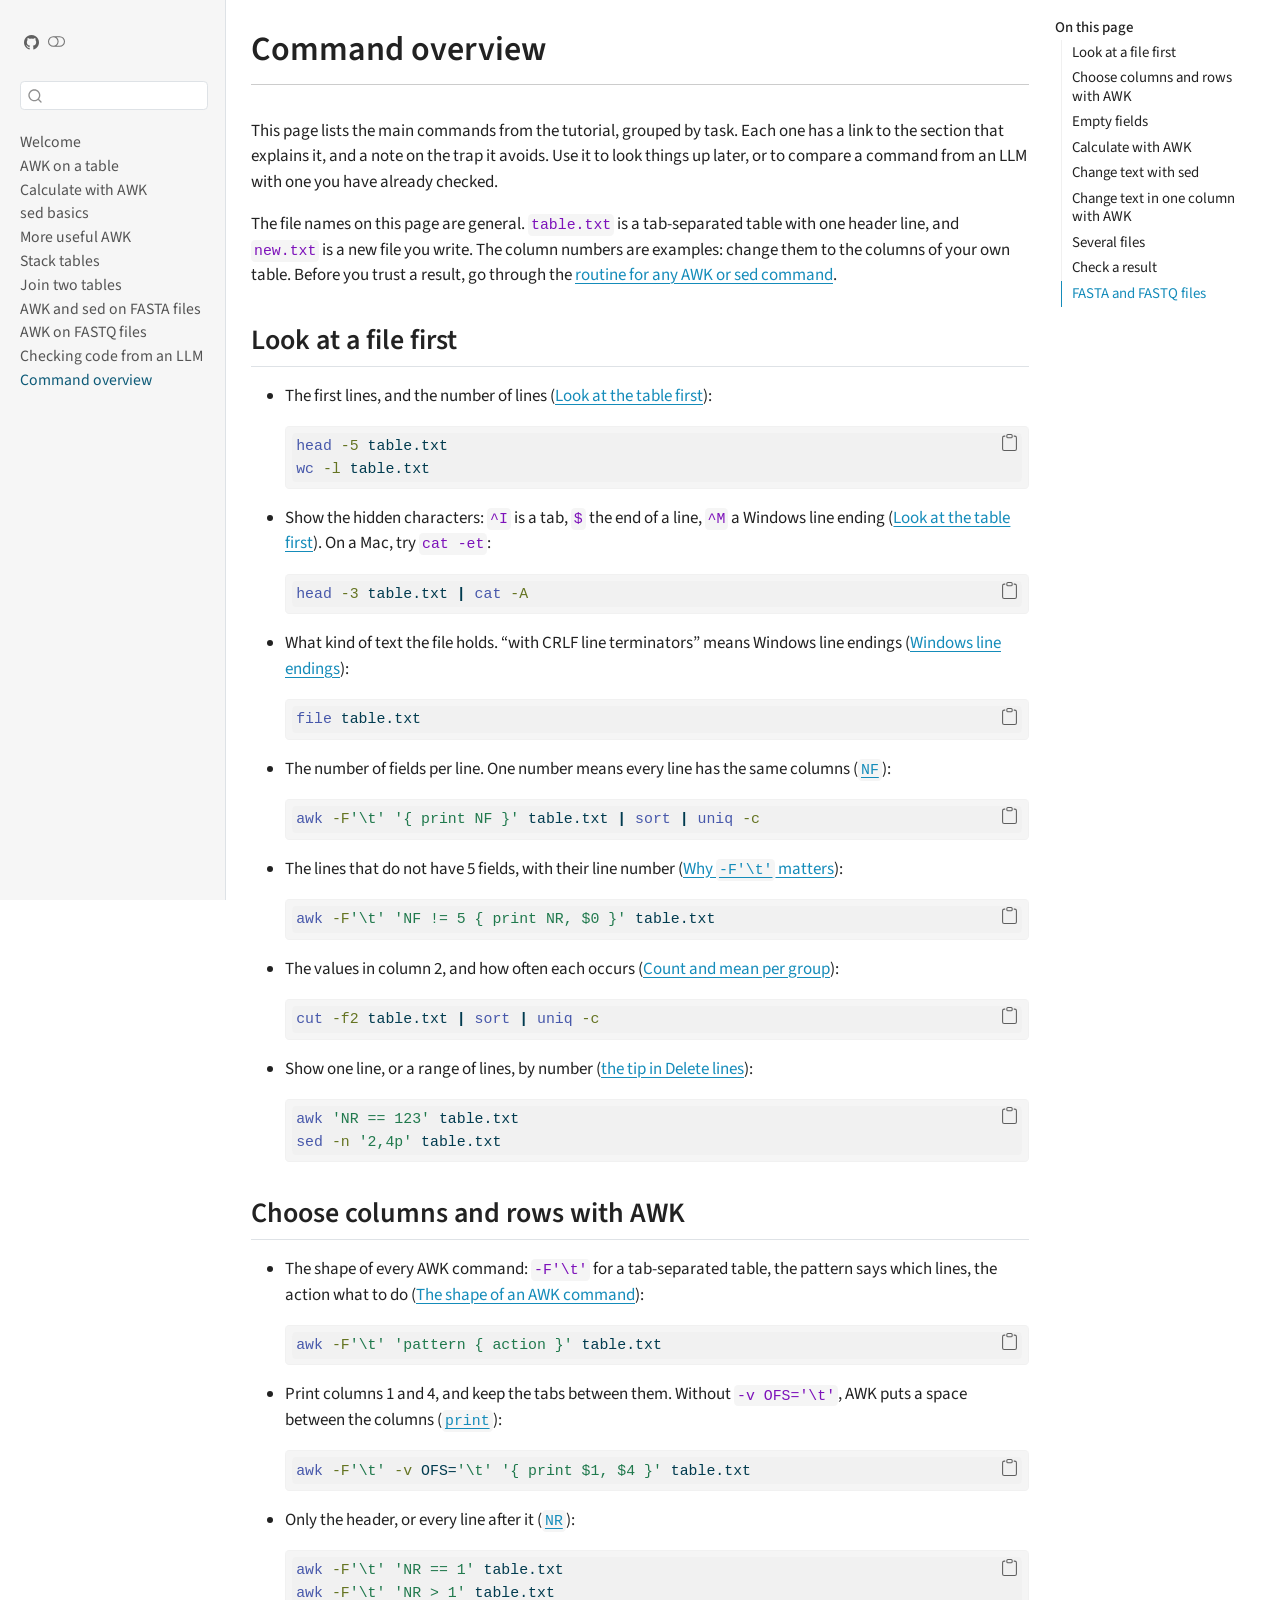
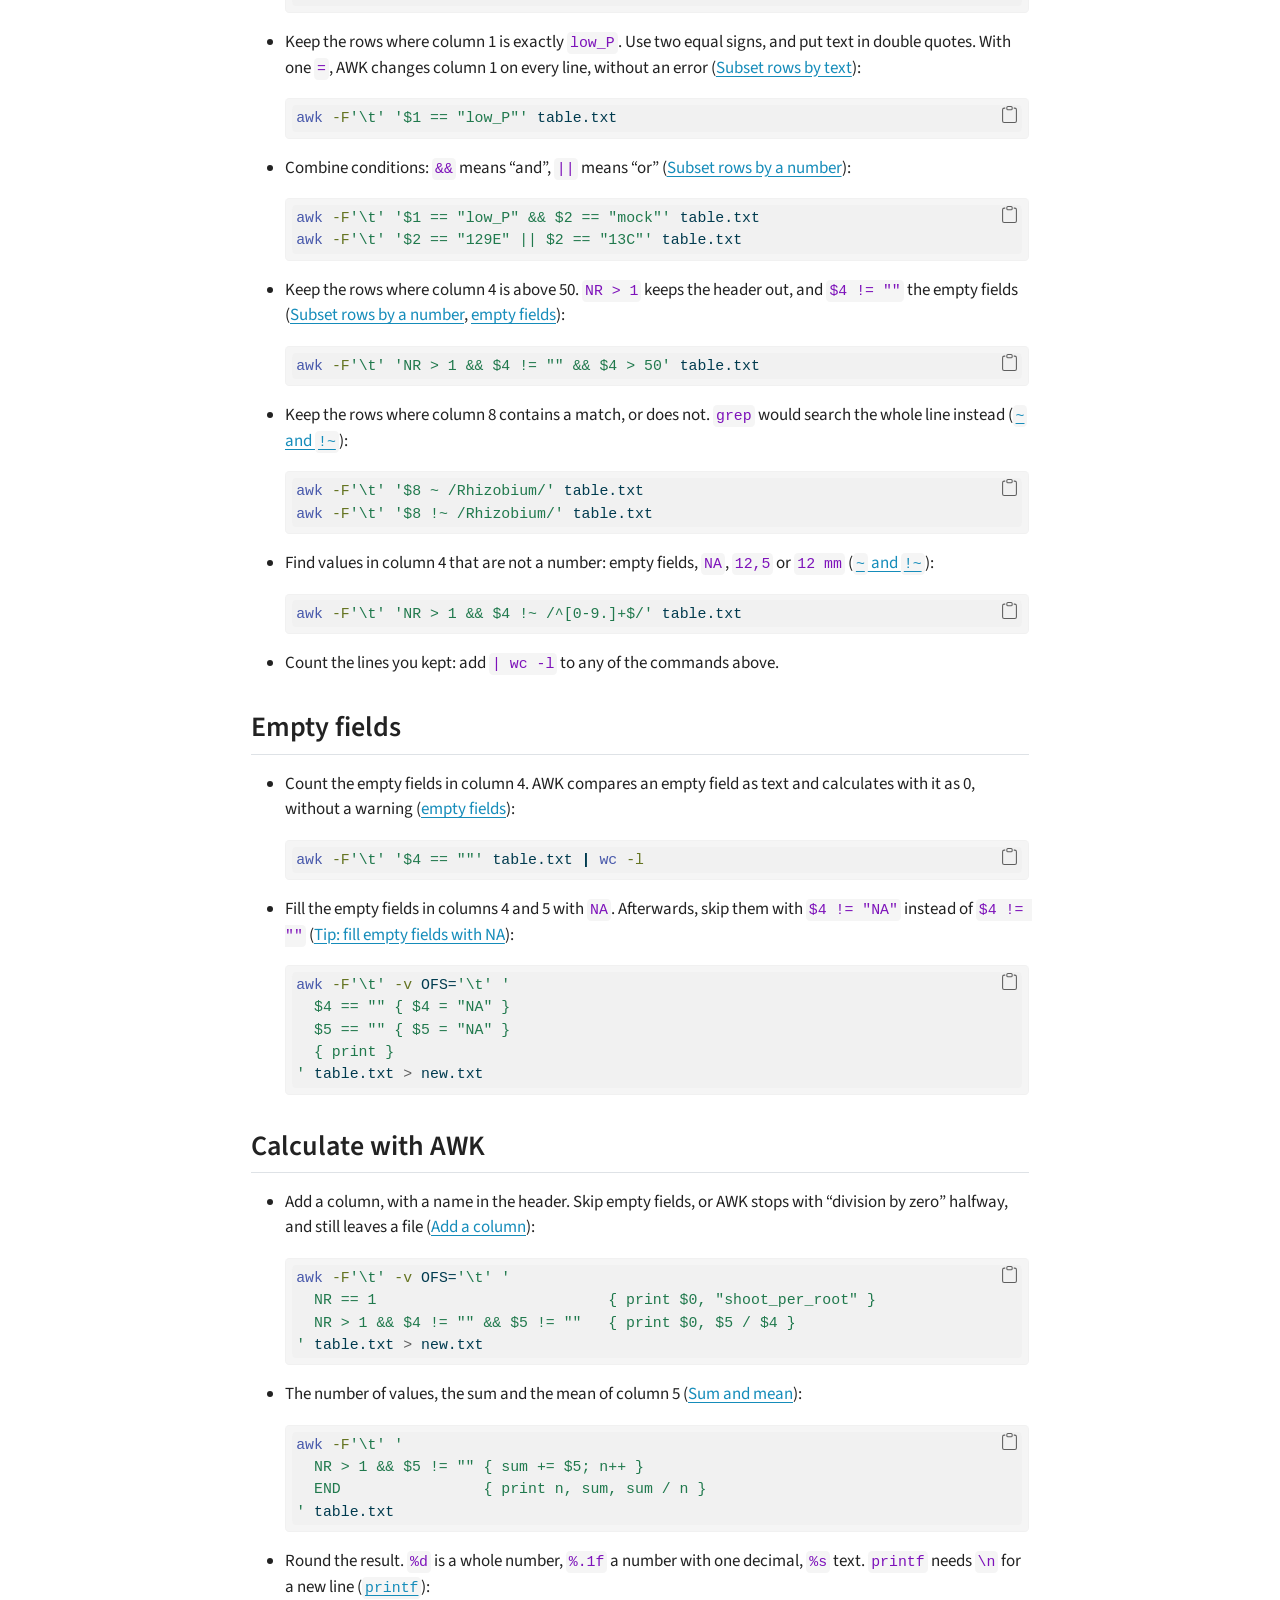
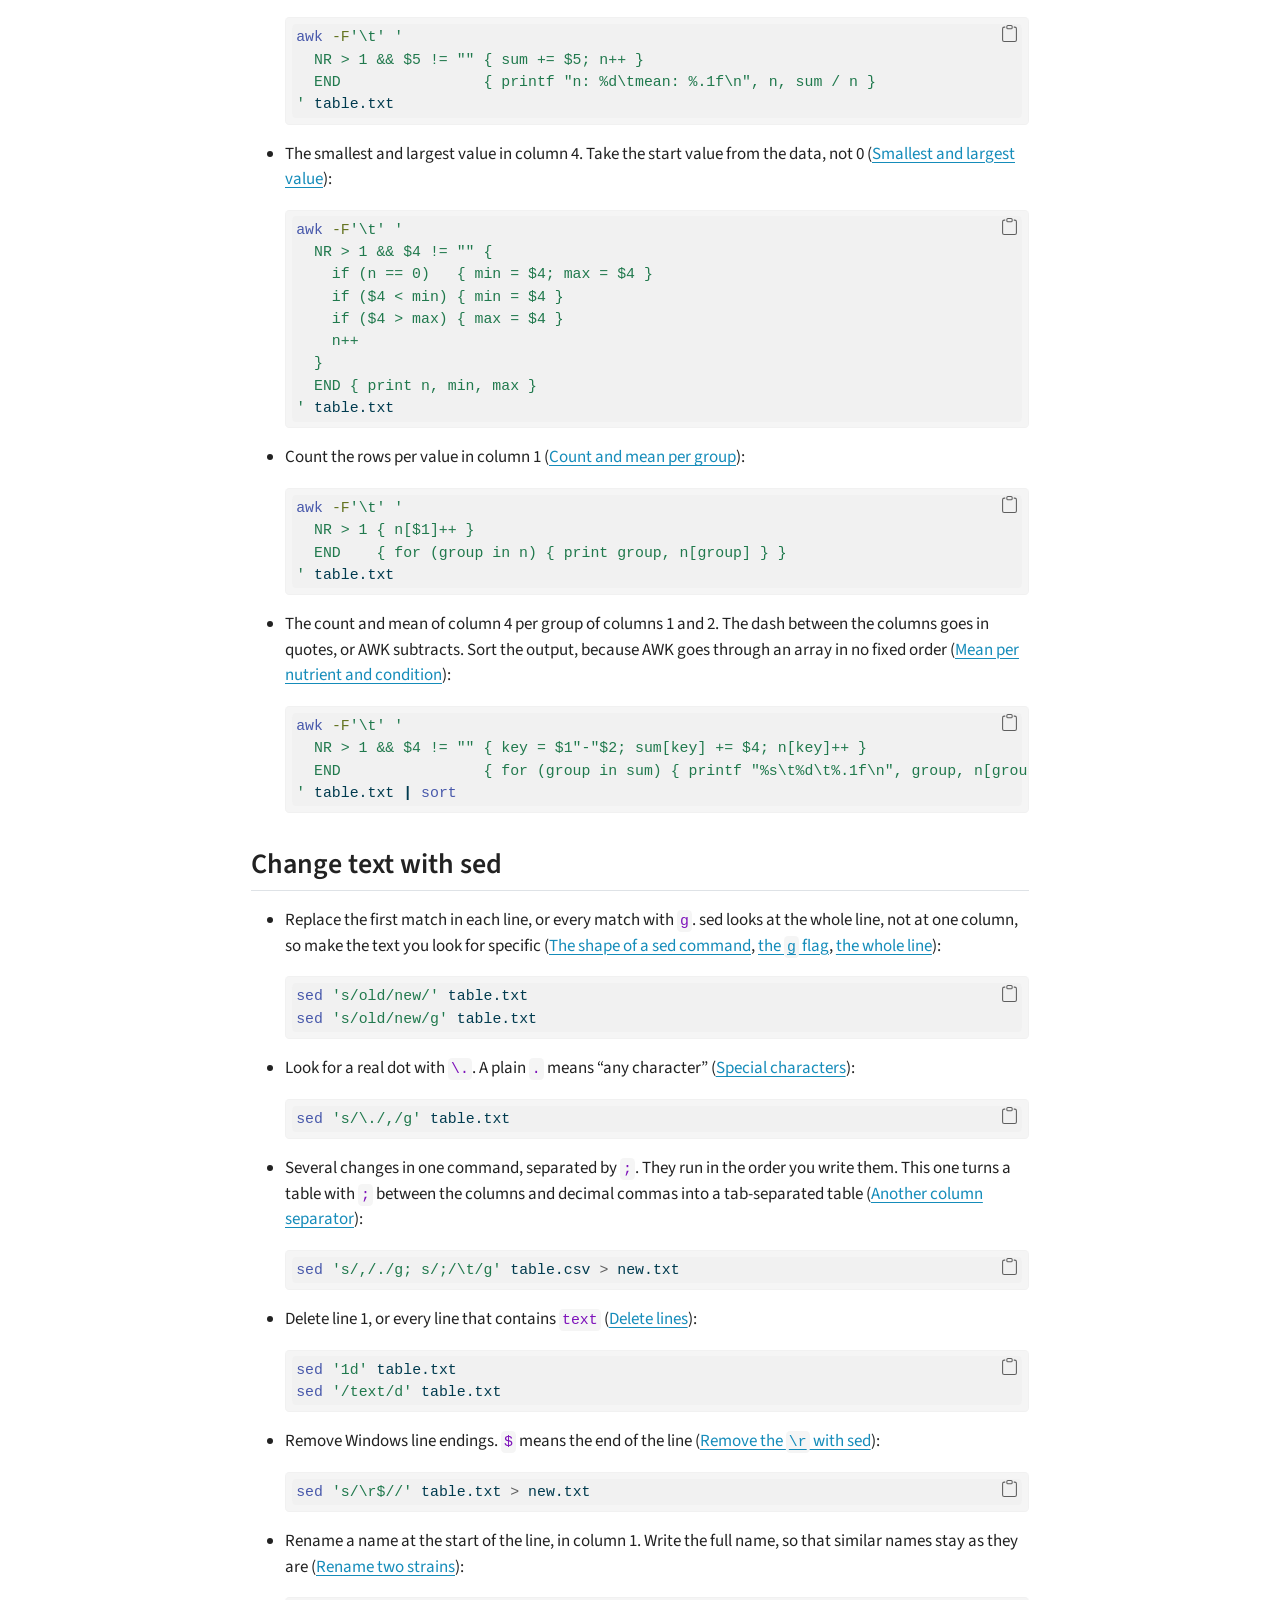
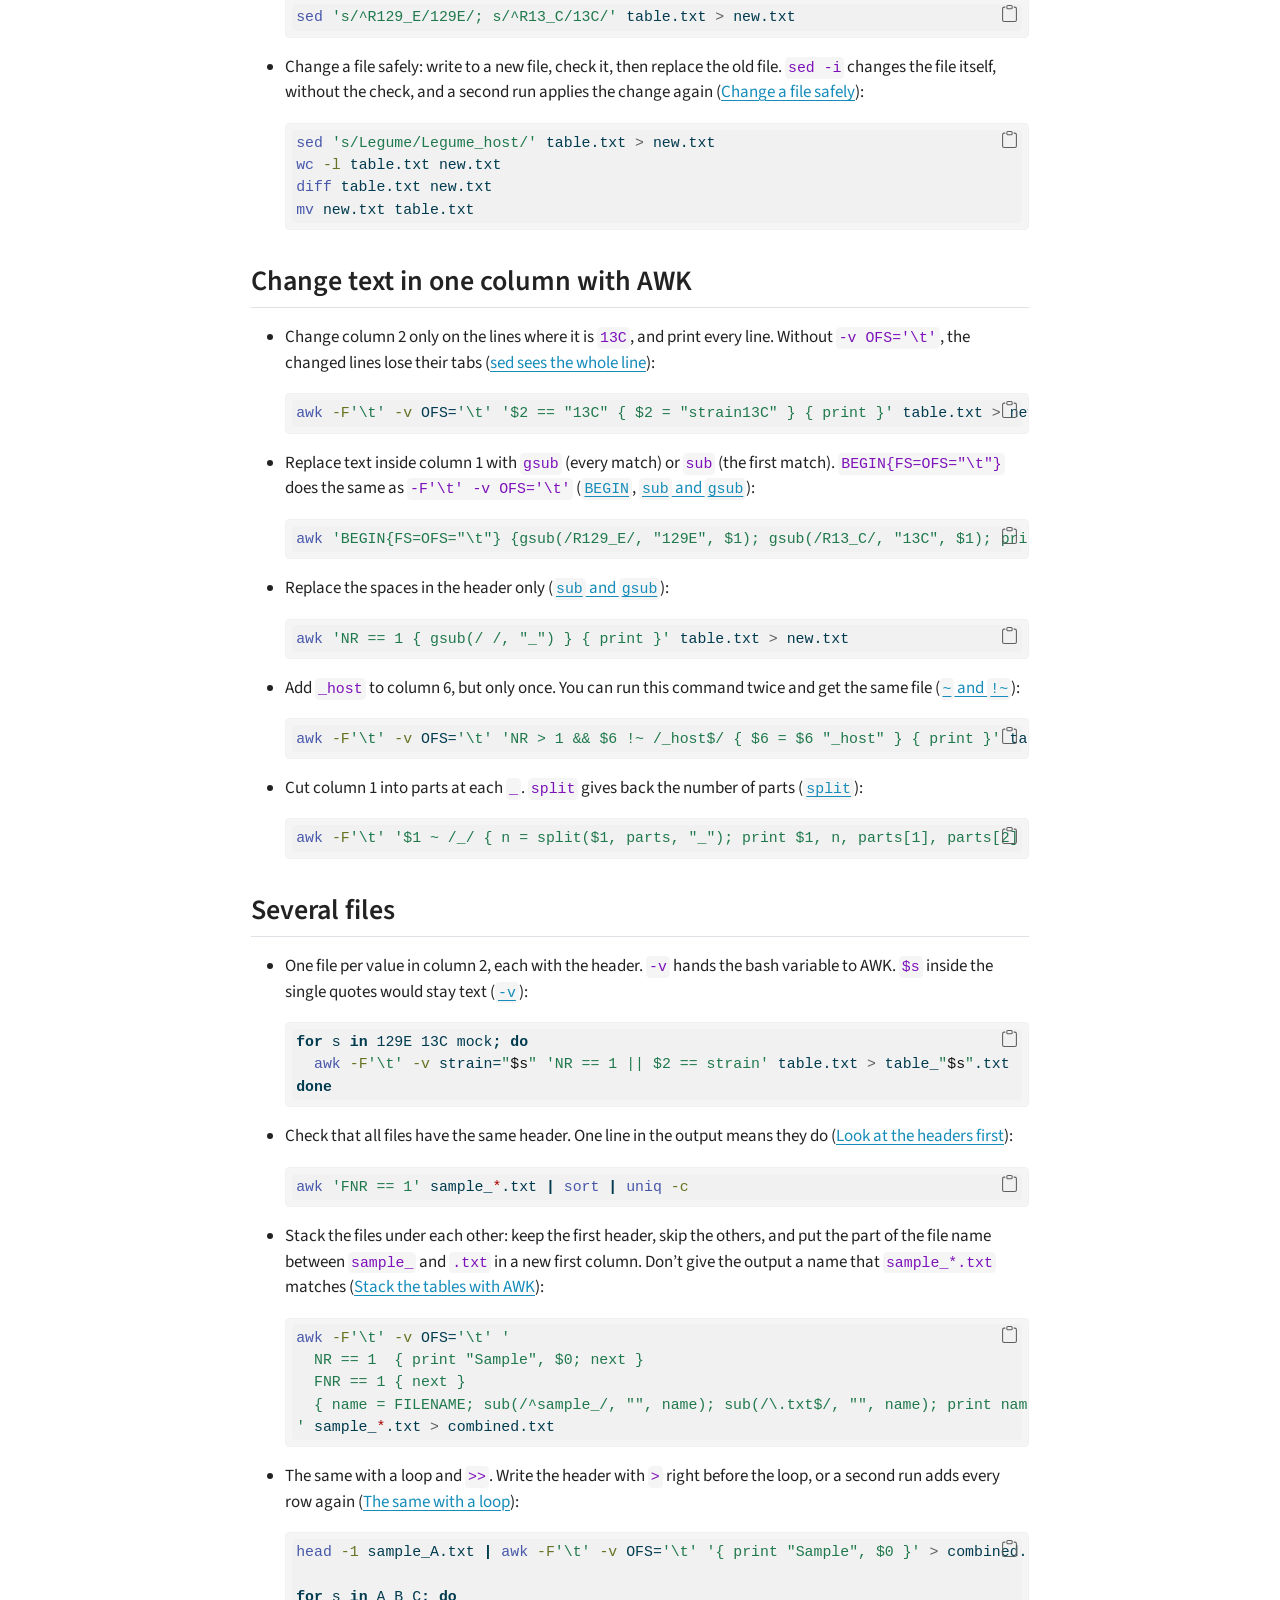
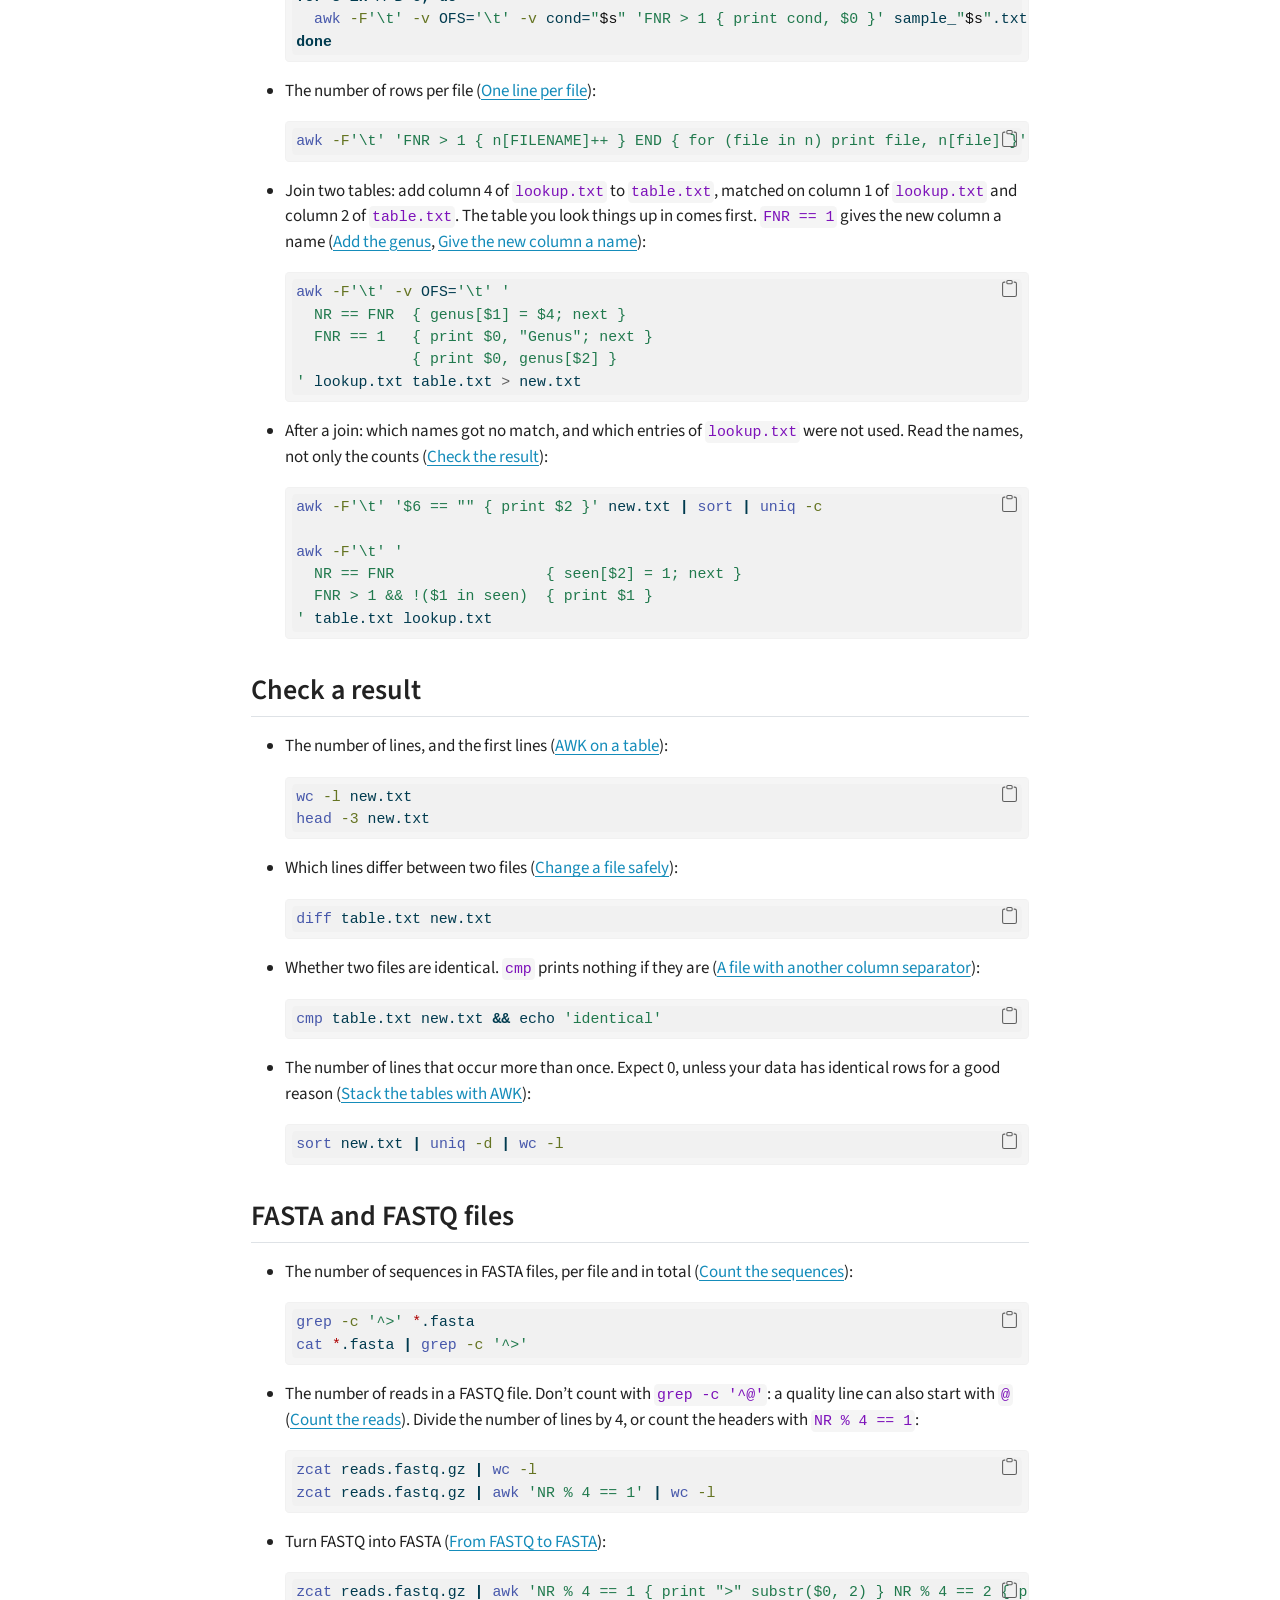
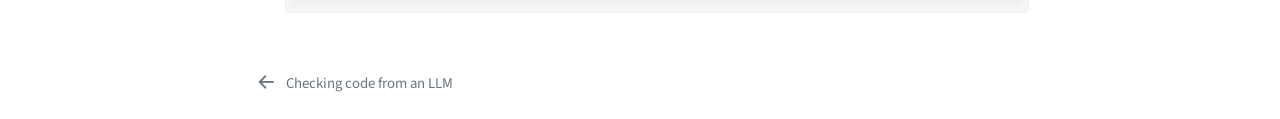
<file: docs/source/cheat_sheet.html>
<!DOCTYPE html>
<html xmlns="http://www.w3.org/1999/xhtml" lang="en" xml:lang="en"><head>

<meta charset="utf-8">
<meta name="generator" content="quarto-1.8.25">

<meta name="viewport" content="width=device-width, initial-scale=1.0, user-scalable=yes">


<title>Command overview – Working with tables using AWK and sed</title>
<style>
code{white-space: pre-wrap;}
span.smallcaps{font-variant: small-caps;}
div.columns{display: flex; gap: min(4vw, 1.5em);}
div.column{flex: auto; overflow-x: auto;}
div.hanging-indent{margin-left: 1.5em; text-indent: -1.5em;}
ul.task-list{list-style: none;}
ul.task-list li input[type="checkbox"] {
  width: 0.8em;
  margin: 0 0.8em 0.2em -1em; /* quarto-specific, see https://github.com/quarto-dev/quarto-cli/issues/4556 */ 
  vertical-align: middle;
}
/* CSS for syntax highlighting */
html { -webkit-text-size-adjust: 100%; }
pre > code.sourceCode { white-space: pre; position: relative; }
pre > code.sourceCode > span { display: inline-block; line-height: 1.25; }
pre > code.sourceCode > span:empty { height: 1.2em; }
.sourceCode { overflow: visible; }
code.sourceCode > span { color: inherit; text-decoration: inherit; }
div.sourceCode { margin: 1em 0; }
pre.sourceCode { margin: 0; }
@media screen {
div.sourceCode { overflow: auto; }
}
@media print {
pre > code.sourceCode { white-space: pre-wrap; }
pre > code.sourceCode > span { text-indent: -5em; padding-left: 5em; }
}
pre.numberSource code
  { counter-reset: source-line 0; }
pre.numberSource code > span
  { position: relative; left: -4em; counter-increment: source-line; }
pre.numberSource code > span > a:first-child::before
  { content: counter(source-line);
    position: relative; left: -1em; text-align: right; vertical-align: baseline;
    border: none; display: inline-block;
    -webkit-touch-callout: none; -webkit-user-select: none;
    -khtml-user-select: none; -moz-user-select: none;
    -ms-user-select: none; user-select: none;
    padding: 0 4px; width: 4em;
  }
pre.numberSource { margin-left: 3em;  padding-left: 4px; }
div.sourceCode
  {   }
@media screen {
pre > code.sourceCode > span > a:first-child::before { text-decoration: underline; }
}
</style>


<script src="../site_libs/quarto-nav/quarto-nav.js"></script>
<script src="../site_libs/quarto-nav/headroom.min.js"></script>
<script src="../site_libs/clipboard/clipboard.min.js"></script>
<script src="../site_libs/quarto-search/autocomplete.umd.js"></script>
<script src="../site_libs/quarto-search/fuse.min.js"></script>
<script src="../site_libs/quarto-search/quarto-search.js"></script>
<meta name="quarto:offset" content="../">
<link href="../source/check_llm_code.html" rel="prev">
<script src="../site_libs/quarto-html/quarto.js" type="module"></script>
<script src="../site_libs/quarto-html/tabsets/tabsets.js" type="module"></script>
<script src="../site_libs/quarto-html/axe/axe-check.js" type="module"></script>
<script src="../site_libs/quarto-html/popper.min.js"></script>
<script src="../site_libs/quarto-html/tippy.umd.min.js"></script>
<script src="../site_libs/quarto-html/anchor.min.js"></script>
<link href="../site_libs/quarto-html/tippy.css" rel="stylesheet">
<link href="../site_libs/quarto-html/quarto-syntax-highlighting-7b89279ff1a6dce999919e0e67d4d9ec.css" rel="stylesheet" class="quarto-color-scheme" id="quarto-text-highlighting-styles">
<link href="../site_libs/quarto-html/quarto-syntax-highlighting-dark-707d8167ce6003fca903bfe2be84ab7f.css" rel="stylesheet" class="quarto-color-scheme quarto-color-alternate" id="quarto-text-highlighting-styles">
<link href="../site_libs/quarto-html/quarto-syntax-highlighting-7b89279ff1a6dce999919e0e67d4d9ec.css" rel="stylesheet" class="quarto-color-scheme-extra" id="quarto-text-highlighting-styles">
<script src="../site_libs/bootstrap/bootstrap.min.js"></script>
<link href="../site_libs/bootstrap/bootstrap-icons.css" rel="stylesheet">
<link href="../site_libs/bootstrap/bootstrap-07ba6b261650929f6c0e3bf61f8c80ad.min.css" rel="stylesheet" append-hash="true" class="quarto-color-scheme" id="quarto-bootstrap" data-mode="light">
<link href="../site_libs/bootstrap/bootstrap-dark-5290abd680639bf24a9d861acc7641a1.min.css" rel="stylesheet" append-hash="true" class="quarto-color-scheme quarto-color-alternate" id="quarto-bootstrap" data-mode="dark">
<link href="../site_libs/bootstrap/bootstrap-07ba6b261650929f6c0e3bf61f8c80ad.min.css" rel="stylesheet" append-hash="true" class="quarto-color-scheme-extra" id="quarto-bootstrap" data-mode="light">
<script id="quarto-search-options" type="application/json">{
  "location": "sidebar",
  "copy-button": false,
  "collapse-after": 3,
  "panel-placement": "start",
  "type": "textbox",
  "limit": 50,
  "keyboard-shortcut": [
    "f",
    "/",
    "s"
  ],
  "show-item-context": false,
  "language": {
    "search-no-results-text": "No results",
    "search-matching-documents-text": "matching documents",
    "search-copy-link-title": "Copy link to search",
    "search-hide-matches-text": "Hide additional matches",
    "search-more-match-text": "more match in this document",
    "search-more-matches-text": "more matches in this document",
    "search-clear-button-title": "Clear",
    "search-text-placeholder": "",
    "search-detached-cancel-button-title": "Cancel",
    "search-submit-button-title": "Submit",
    "search-label": "Search"
  }
}</script>


</head>

<body class="nav-sidebar docked quarto-light"><script id="quarto-html-before-body" type="application/javascript">
    const toggleBodyColorMode = (bsSheetEl) => {
      const mode = bsSheetEl.getAttribute("data-mode");
      const bodyEl = window.document.querySelector("body");
      if (mode === "dark") {
        bodyEl.classList.add("quarto-dark");
        bodyEl.classList.remove("quarto-light");
      } else {
        bodyEl.classList.add("quarto-light");
        bodyEl.classList.remove("quarto-dark");
      }
    }
    const toggleBodyColorPrimary = () => {
      const bsSheetEl = window.document.querySelector("link#quarto-bootstrap:not([rel=disabled-stylesheet])");
      if (bsSheetEl) {
        toggleBodyColorMode(bsSheetEl);
      }
    }
    const setColorSchemeToggle = (alternate) => {
      const toggles = window.document.querySelectorAll('.quarto-color-scheme-toggle');
      for (let i=0; i < toggles.length; i++) {
        const toggle = toggles[i];
        if (toggle) {
          if (alternate) {
            toggle.classList.add("alternate");
          } else {
            toggle.classList.remove("alternate");
          }
        }
      }
    };
    const toggleColorMode = (alternate) => {
      // Switch the stylesheets
      const primaryStylesheets = window.document.querySelectorAll('link.quarto-color-scheme:not(.quarto-color-alternate)');
      const alternateStylesheets = window.document.querySelectorAll('link.quarto-color-scheme.quarto-color-alternate');
      manageTransitions('#quarto-margin-sidebar .nav-link', false);
      if (alternate) {
        // note: dark is layered on light, we don't disable primary!
        enableStylesheet(alternateStylesheets);
        for (const sheetNode of alternateStylesheets) {
          if (sheetNode.id === "quarto-bootstrap") {
            toggleBodyColorMode(sheetNode);
          }
        }
      } else {
        disableStylesheet(alternateStylesheets);
        enableStylesheet(primaryStylesheets)
        toggleBodyColorPrimary();
      }
      manageTransitions('#quarto-margin-sidebar .nav-link', true);
      // Switch the toggles
      setColorSchemeToggle(alternate)
      // Hack to workaround the fact that safari doesn't
      // properly recolor the scrollbar when toggling (#1455)
      if (navigator.userAgent.indexOf('Safari') > 0 && navigator.userAgent.indexOf('Chrome') == -1) {
        manageTransitions("body", false);
        window.scrollTo(0, 1);
        setTimeout(() => {
          window.scrollTo(0, 0);
          manageTransitions("body", true);
        }, 40);
      }
    }
    const disableStylesheet = (stylesheets) => {
      for (let i=0; i < stylesheets.length; i++) {
        const stylesheet = stylesheets[i];
        stylesheet.rel = 'disabled-stylesheet';
      }
    }
    const enableStylesheet = (stylesheets) => {
      for (let i=0; i < stylesheets.length; i++) {
        const stylesheet = stylesheets[i];
        if(stylesheet.rel !== 'stylesheet') { // for Chrome, which will still FOUC without this check
          stylesheet.rel = 'stylesheet';
        }
      }
    }
    const manageTransitions = (selector, allowTransitions) => {
      const els = window.document.querySelectorAll(selector);
      for (let i=0; i < els.length; i++) {
        const el = els[i];
        if (allowTransitions) {
          el.classList.remove('notransition');
        } else {
          el.classList.add('notransition');
        }
      }
    }
    const isFileUrl = () => {
      return window.location.protocol === 'file:';
    }
    const hasAlternateSentinel = () => {
      let styleSentinel = getColorSchemeSentinel();
      if (styleSentinel !== null) {
        return styleSentinel === "alternate";
      } else {
        return false;
      }
    }
    const setStyleSentinel = (alternate) => {
      const value = alternate ? "alternate" : "default";
      if (!isFileUrl()) {
        window.localStorage.setItem("quarto-color-scheme", value);
      } else {
        localAlternateSentinel = value;
      }
    }
    const getColorSchemeSentinel = () => {
      if (!isFileUrl()) {
        const storageValue = window.localStorage.getItem("quarto-color-scheme");
        return storageValue != null ? storageValue : localAlternateSentinel;
      } else {
        return localAlternateSentinel;
      }
    }
    const toggleGiscusIfUsed = (isAlternate, darkModeDefault) => {
      const baseTheme = document.querySelector('#giscus-base-theme')?.value ?? 'light';
      const alternateTheme = document.querySelector('#giscus-alt-theme')?.value ?? 'dark';
      let newTheme = '';
      if(authorPrefersDark) {
        newTheme = isAlternate ? baseTheme : alternateTheme;
      } else {
        newTheme = isAlternate ? alternateTheme : baseTheme;
      }
      const changeGiscusTheme = () => {
        // From: https://github.com/giscus/giscus/issues/336
        const sendMessage = (message) => {
          const iframe = document.querySelector('iframe.giscus-frame');
          if (!iframe) return;
          iframe.contentWindow.postMessage({ giscus: message }, 'https://giscus.app');
        }
        sendMessage({
          setConfig: {
            theme: newTheme
          }
        });
      }
      const isGiscussLoaded = window.document.querySelector('iframe.giscus-frame') !== null;
      if (isGiscussLoaded) {
        changeGiscusTheme();
      }
    };
    const authorPrefersDark = false;
    const darkModeDefault = authorPrefersDark;
      document.querySelector('link#quarto-text-highlighting-styles.quarto-color-scheme-extra').rel = 'disabled-stylesheet';
      document.querySelector('link#quarto-bootstrap.quarto-color-scheme-extra').rel = 'disabled-stylesheet';
    let localAlternateSentinel = darkModeDefault ? 'alternate' : 'default';
    // Dark / light mode switch
    window.quartoToggleColorScheme = () => {
      // Read the current dark / light value
      let toAlternate = !hasAlternateSentinel();
      toggleColorMode(toAlternate);
      setStyleSentinel(toAlternate);
      toggleGiscusIfUsed(toAlternate, darkModeDefault);
      window.dispatchEvent(new Event('resize'));
    };
    // Switch to dark mode if need be
    if (hasAlternateSentinel()) {
      toggleColorMode(true);
    } else {
      toggleColorMode(false);
    }
  </script>

<div id="quarto-search-results"></div>
  <header id="quarto-header" class="headroom fixed-top">
  <nav class="quarto-secondary-nav">
    <div class="container-fluid d-flex">
      <button type="button" class="quarto-btn-toggle btn" data-bs-toggle="collapse" role="button" data-bs-target=".quarto-sidebar-collapse-item" aria-controls="quarto-sidebar" aria-expanded="false" aria-label="Toggle sidebar navigation" onclick="if (window.quartoToggleHeadroom) { window.quartoToggleHeadroom(); }">
        <i class="bi bi-layout-text-sidebar-reverse"></i>
      </button>
        <nav class="quarto-page-breadcrumbs" aria-label="breadcrumb"><ol class="breadcrumb"><li class="breadcrumb-item"><a href="../source/cheat_sheet.html">Command overview</a></li></ol></nav>
        <a class="flex-grow-1" role="navigation" data-bs-toggle="collapse" data-bs-target=".quarto-sidebar-collapse-item" aria-controls="quarto-sidebar" aria-expanded="false" aria-label="Toggle sidebar navigation" onclick="if (window.quartoToggleHeadroom) { window.quartoToggleHeadroom(); }">      
        </a>
      <button type="button" class="btn quarto-search-button" aria-label="Search" onclick="window.quartoOpenSearch();">
        <i class="bi bi-search"></i>
      </button>
    </div>
  </nav>
</header>
<!-- content -->
<div id="quarto-content" class="quarto-container page-columns page-rows-contents page-layout-article">
<!-- sidebar -->
  <nav id="quarto-sidebar" class="sidebar collapse collapse-horizontal quarto-sidebar-collapse-item sidebar-navigation docked overflow-auto">
    <div class="pt-lg-2 mt-2 text-left sidebar-header">
      <a href="../index.html" class="sidebar-logo-link">
      </a>
      <div class="sidebar-tools-main">
    <a href="https://github.com/ndombrowski/AWK_tutorial" title="" class="quarto-navigation-tool px-1" aria-label=""><i class="bi bi-github"></i></a>
  <a href="" class="quarto-color-scheme-toggle quarto-navigation-tool  px-1" onclick="window.quartoToggleColorScheme(); return false;" title="Toggle dark mode"><i class="bi"></i></a>
</div>
      </div>
        <div class="mt-2 flex-shrink-0 align-items-center">
        <div class="sidebar-search">
        <div id="quarto-search" class="" title="Search"></div>
        </div>
        </div>
    <div class="sidebar-menu-container"> 
    <ul class="list-unstyled mt-1">
        <li class="sidebar-item">
  <div class="sidebar-item-container"> 
  <a href="../index.html" class="sidebar-item-text sidebar-link">
 <span class="menu-text">Welcome</span></a>
  </div>
</li>
        <li class="sidebar-item">
  <div class="sidebar-item-container"> 
  <a href="../source/awk_table.html" class="sidebar-item-text sidebar-link">
 <span class="menu-text">AWK on a table</span></a>
  </div>
</li>
        <li class="sidebar-item">
  <div class="sidebar-item-container"> 
  <a href="../source/awk_calc.html" class="sidebar-item-text sidebar-link">
 <span class="menu-text">Calculate with AWK</span></a>
  </div>
</li>
        <li class="sidebar-item">
  <div class="sidebar-item-container"> 
  <a href="../source/sed_basics.html" class="sidebar-item-text sidebar-link">
 <span class="menu-text">sed basics</span></a>
  </div>
</li>
        <li class="sidebar-item">
  <div class="sidebar-item-container"> 
  <a href="../source/awk_more.html" class="sidebar-item-text sidebar-link">
 <span class="menu-text">More useful AWK</span></a>
  </div>
</li>
        <li class="sidebar-item">
  <div class="sidebar-item-container"> 
  <a href="../source/awk_combine.html" class="sidebar-item-text sidebar-link">
 <span class="menu-text">Stack tables</span></a>
  </div>
</li>
        <li class="sidebar-item">
  <div class="sidebar-item-container"> 
  <a href="../source/awk_join.html" class="sidebar-item-text sidebar-link">
 <span class="menu-text">Join two tables</span></a>
  </div>
</li>
        <li class="sidebar-item">
  <div class="sidebar-item-container"> 
  <a href="../source/awk_fasta.html" class="sidebar-item-text sidebar-link">
 <span class="menu-text">AWK and sed on FASTA files</span></a>
  </div>
</li>
        <li class="sidebar-item">
  <div class="sidebar-item-container"> 
  <a href="../source/awk_fastq.html" class="sidebar-item-text sidebar-link">
 <span class="menu-text">AWK on FASTQ files</span></a>
  </div>
</li>
        <li class="sidebar-item">
  <div class="sidebar-item-container"> 
  <a href="../source/check_llm_code.html" class="sidebar-item-text sidebar-link">
 <span class="menu-text">Checking code from an LLM</span></a>
  </div>
</li>
        <li class="sidebar-item">
  <div class="sidebar-item-container"> 
  <a href="../source/cheat_sheet.html" class="sidebar-item-text sidebar-link active">
 <span class="menu-text">Command overview</span></a>
  </div>
</li>
    </ul>
    </div>
</nav>
<div id="quarto-sidebar-glass" class="quarto-sidebar-collapse-item" data-bs-toggle="collapse" data-bs-target=".quarto-sidebar-collapse-item"></div>
<!-- margin-sidebar -->
    <div id="quarto-margin-sidebar" class="sidebar margin-sidebar">
        <nav id="TOC" role="doc-toc" class="toc-active">
    <h2 id="toc-title">On this page</h2>
   
  <ul>
  <li><a href="#look-at-a-file-first" id="toc-look-at-a-file-first" class="nav-link active" data-scroll-target="#look-at-a-file-first">Look at a file first</a></li>
  <li><a href="#choose-columns-and-rows-with-awk" id="toc-choose-columns-and-rows-with-awk" class="nav-link" data-scroll-target="#choose-columns-and-rows-with-awk">Choose columns and rows with AWK</a></li>
  <li><a href="#empty-fields" id="toc-empty-fields" class="nav-link" data-scroll-target="#empty-fields">Empty fields</a></li>
  <li><a href="#calculate-with-awk" id="toc-calculate-with-awk" class="nav-link" data-scroll-target="#calculate-with-awk">Calculate with AWK</a></li>
  <li><a href="#change-text-with-sed" id="toc-change-text-with-sed" class="nav-link" data-scroll-target="#change-text-with-sed">Change text with sed</a></li>
  <li><a href="#change-text-in-one-column-with-awk" id="toc-change-text-in-one-column-with-awk" class="nav-link" data-scroll-target="#change-text-in-one-column-with-awk">Change text in one column with AWK</a></li>
  <li><a href="#several-files" id="toc-several-files" class="nav-link" data-scroll-target="#several-files">Several files</a></li>
  <li><a href="#check-a-result" id="toc-check-a-result" class="nav-link" data-scroll-target="#check-a-result">Check a result</a></li>
  <li><a href="#fasta-and-fastq-files" id="toc-fasta-and-fastq-files" class="nav-link" data-scroll-target="#fasta-and-fastq-files">FASTA and FASTQ files</a></li>
  </ul>
</nav>
    </div>
<!-- main -->
<main class="content" id="quarto-document-content">


<header id="title-block-header" class="quarto-title-block default">
<div class="quarto-title">
<h1 class="title">Command overview</h1>
</div>



<div class="quarto-title-meta">

    
  
    
  </div>
  


</header>


<p>This page lists the main commands from the tutorial, grouped by task. Each one has a link to the section that explains it, and a note on the trap it avoids. Use it to look things up later, or to compare a command from an LLM with one you have already checked.</p>
<p>The file names on this page are general. <code>table.txt</code> is a tab-separated table with one header line, and <code>new.txt</code> is a new file you write. The column numbers are examples: change them to the columns of your own table. Before you trust a result, go through the <a href="../source/check_llm_code.html#a-routine-for-any-awk-or-sed-command">routine for any AWK or sed command</a>.</p>
<section id="look-at-a-file-first" class="level2">
<h2 class="anchored" data-anchor-id="look-at-a-file-first">Look at a file first</h2>
<ul>
<li><p>The first lines, and the number of lines (<a href="../source/awk_table.html#look-at-the-table-first">Look at the table first</a>):</p>
<div class="code-copy-outer-scaffold"><div class="sourceCode" id="cb1"><pre class="sourceCode bash code-with-copy"><code class="sourceCode bash"><span id="cb1-1"><a href="#cb1-1" aria-hidden="true" tabindex="-1"></a><span class="fu">head</span> <span class="at">-5</span> table.txt</span>
<span id="cb1-2"><a href="#cb1-2" aria-hidden="true" tabindex="-1"></a><span class="fu">wc</span> <span class="at">-l</span> table.txt</span></code></pre></div><button title="Copy to Clipboard" class="code-copy-button"><i class="bi"></i></button></div></li>
<li><p>Show the hidden characters: <code>^I</code> is a tab, <code>$</code> the end of a line, <code>^M</code> a Windows line ending (<a href="../source/awk_table.html#look-at-the-table-first">Look at the table first</a>). On a Mac, try <code>cat -et</code>:</p>
<div class="code-copy-outer-scaffold"><div class="sourceCode" id="cb2"><pre class="sourceCode bash code-with-copy"><code class="sourceCode bash"><span id="cb2-1"><a href="#cb2-1" aria-hidden="true" tabindex="-1"></a><span class="fu">head</span> <span class="at">-3</span> table.txt <span class="kw">|</span> <span class="fu">cat</span> <span class="at">-A</span></span></code></pre></div><button title="Copy to Clipboard" class="code-copy-button"><i class="bi"></i></button></div></li>
<li><p>What kind of text the file holds. “with CRLF line terminators” means Windows line endings (<a href="../source/sed_basics.html#windows-line-endings">Windows line endings</a>):</p>
<div class="code-copy-outer-scaffold"><div class="sourceCode" id="cb3"><pre class="sourceCode bash code-with-copy"><code class="sourceCode bash"><span id="cb3-1"><a href="#cb3-1" aria-hidden="true" tabindex="-1"></a><span class="fu">file</span> table.txt</span></code></pre></div><button title="Copy to Clipboard" class="code-copy-button"><i class="bi"></i></button></div></li>
<li><p>The number of fields per line. One number means every line has the same columns (<a href="../source/awk_table.html#nf-work-with-the-number-of-fields"><code>NF</code></a>):</p>
<div class="code-copy-outer-scaffold"><div class="sourceCode" id="cb4"><pre class="sourceCode bash code-with-copy"><code class="sourceCode bash"><span id="cb4-1"><a href="#cb4-1" aria-hidden="true" tabindex="-1"></a><span class="fu">awk</span> <span class="at">-F</span><span class="st">'\t'</span> <span class="st">'{ print NF }'</span> table.txt <span class="kw">|</span> <span class="fu">sort</span> <span class="kw">|</span> <span class="fu">uniq</span> <span class="at">-c</span></span></code></pre></div><button title="Copy to Clipboard" class="code-copy-button"><i class="bi"></i></button></div></li>
<li><p>The lines that do not have 5 fields, with their line number (<a href="../source/awk_table.html#why--ft-matters">Why <code>-F'\t'</code> matters</a>):</p>
<div class="code-copy-outer-scaffold"><div class="sourceCode" id="cb5"><pre class="sourceCode bash code-with-copy"><code class="sourceCode bash"><span id="cb5-1"><a href="#cb5-1" aria-hidden="true" tabindex="-1"></a><span class="fu">awk</span> <span class="at">-F</span><span class="st">'\t'</span> <span class="st">'NF != 5 { print NR, $0 }'</span> table.txt</span></code></pre></div><button title="Copy to Clipboard" class="code-copy-button"><i class="bi"></i></button></div></li>
<li><p>The values in column 2, and how often each occurs (<a href="../source/awk_calc.html#count-and-mean-per-group-arrays">Count and mean per group</a>):</p>
<div class="code-copy-outer-scaffold"><div class="sourceCode" id="cb6"><pre class="sourceCode bash code-with-copy"><code class="sourceCode bash"><span id="cb6-1"><a href="#cb6-1" aria-hidden="true" tabindex="-1"></a><span class="fu">cut</span> <span class="at">-f2</span> table.txt <span class="kw">|</span> <span class="fu">sort</span> <span class="kw">|</span> <span class="fu">uniq</span> <span class="at">-c</span></span></code></pre></div><button title="Copy to Clipboard" class="code-copy-button"><i class="bi"></i></button></div></li>
<li><p>Show one line, or a range of lines, by number (<a href="../source/sed_basics.html#delete-lines">the tip in Delete lines</a>):</p>
<div class="code-copy-outer-scaffold"><div class="sourceCode" id="cb7"><pre class="sourceCode bash code-with-copy"><code class="sourceCode bash"><span id="cb7-1"><a href="#cb7-1" aria-hidden="true" tabindex="-1"></a><span class="fu">awk</span> <span class="st">'NR == 123'</span> table.txt</span>
<span id="cb7-2"><a href="#cb7-2" aria-hidden="true" tabindex="-1"></a><span class="fu">sed</span> <span class="at">-n</span> <span class="st">'2,4p'</span> table.txt</span></code></pre></div><button title="Copy to Clipboard" class="code-copy-button"><i class="bi"></i></button></div></li>
</ul>
</section>
<section id="choose-columns-and-rows-with-awk" class="level2">
<h2 class="anchored" data-anchor-id="choose-columns-and-rows-with-awk">Choose columns and rows with AWK</h2>
<ul>
<li><p>The shape of every AWK command: <code>-F'\t'</code> for a tab-separated table, the pattern says which lines, the action what to do (<a href="../source/awk_table.html#the-shape-of-an-awk-command">The shape of an AWK command</a>):</p>
<div class="code-copy-outer-scaffold"><div class="sourceCode" id="cb8"><pre class="sourceCode bash code-with-copy"><code class="sourceCode bash"><span id="cb8-1"><a href="#cb8-1" aria-hidden="true" tabindex="-1"></a><span class="fu">awk</span> <span class="at">-F</span><span class="st">'\t'</span> <span class="st">'pattern { action }'</span> table.txt</span></code></pre></div><button title="Copy to Clipboard" class="code-copy-button"><i class="bi"></i></button></div></li>
<li><p>Print columns 1 and 4, and keep the tabs between them. Without <code>-v OFS='\t'</code>, AWK puts a space between the columns (<a href="../source/awk_table.html#print-choose-columns"><code>print</code></a>):</p>
<div class="code-copy-outer-scaffold"><div class="sourceCode" id="cb9"><pre class="sourceCode bash code-with-copy"><code class="sourceCode bash"><span id="cb9-1"><a href="#cb9-1" aria-hidden="true" tabindex="-1"></a><span class="fu">awk</span> <span class="at">-F</span><span class="st">'\t'</span> <span class="at">-v</span> OFS=<span class="st">'\t'</span> <span class="st">'{ print $1, $4 }'</span> table.txt</span></code></pre></div><button title="Copy to Clipboard" class="code-copy-button"><i class="bi"></i></button></div></li>
<li><p>Only the header, or every line after it (<a href="../source/awk_table.html#nr-work-with-the-header-line"><code>NR</code></a>):</p>
<div class="code-copy-outer-scaffold"><div class="sourceCode" id="cb10"><pre class="sourceCode bash code-with-copy"><code class="sourceCode bash"><span id="cb10-1"><a href="#cb10-1" aria-hidden="true" tabindex="-1"></a><span class="fu">awk</span> <span class="at">-F</span><span class="st">'\t'</span> <span class="st">'NR == 1'</span> table.txt</span>
<span id="cb10-2"><a href="#cb10-2" aria-hidden="true" tabindex="-1"></a><span class="fu">awk</span> <span class="at">-F</span><span class="st">'\t'</span> <span class="st">'NR &gt; 1'</span> table.txt</span></code></pre></div><button title="Copy to Clipboard" class="code-copy-button"><i class="bi"></i></button></div></li>
<li><p>Keep the rows where column 1 is exactly <code>low_P</code>. Use two equal signs, and put text in double quotes. With one <code>=</code>, AWK changes column 1 on every line, without an error (<a href="../source/awk_table.html#subset-rows-by-text">Subset rows by text</a>):</p>
<div class="code-copy-outer-scaffold"><div class="sourceCode" id="cb11"><pre class="sourceCode bash code-with-copy"><code class="sourceCode bash"><span id="cb11-1"><a href="#cb11-1" aria-hidden="true" tabindex="-1"></a><span class="fu">awk</span> <span class="at">-F</span><span class="st">'\t'</span> <span class="st">'$1 == "low_P"'</span> table.txt</span></code></pre></div><button title="Copy to Clipboard" class="code-copy-button"><i class="bi"></i></button></div></li>
<li><p>Combine conditions: <code>&amp;&amp;</code> means “and”, <code>||</code> means “or” (<a href="../source/awk_table.html#subset-rows-by-a-number">Subset rows by a number</a>):</p>
<div class="code-copy-outer-scaffold"><div class="sourceCode" id="cb12"><pre class="sourceCode bash code-with-copy"><code class="sourceCode bash"><span id="cb12-1"><a href="#cb12-1" aria-hidden="true" tabindex="-1"></a><span class="fu">awk</span> <span class="at">-F</span><span class="st">'\t'</span> <span class="st">'$1 == "low_P" &amp;&amp; $2 == "mock"'</span> table.txt</span>
<span id="cb12-2"><a href="#cb12-2" aria-hidden="true" tabindex="-1"></a><span class="fu">awk</span> <span class="at">-F</span><span class="st">'\t'</span> <span class="st">'$2 == "129E" || $2 == "13C"'</span> table.txt</span></code></pre></div><button title="Copy to Clipboard" class="code-copy-button"><i class="bi"></i></button></div></li>
<li><p>Keep the rows where column 4 is above 50. <code>NR &gt; 1</code> keeps the header out, and <code>$4 != ""</code> the empty fields (<a href="../source/awk_table.html#subset-rows-by-a-number">Subset rows by a number</a>, <a href="../source/awk_table.html#working-with-missing-values-empty-fields">empty fields</a>):</p>
<div class="code-copy-outer-scaffold"><div class="sourceCode" id="cb13"><pre class="sourceCode bash code-with-copy"><code class="sourceCode bash"><span id="cb13-1"><a href="#cb13-1" aria-hidden="true" tabindex="-1"></a><span class="fu">awk</span> <span class="at">-F</span><span class="st">'\t'</span> <span class="st">'NR &gt; 1 &amp;&amp; $4 != "" &amp;&amp; $4 &gt; 50'</span> table.txt</span></code></pre></div><button title="Copy to Clipboard" class="code-copy-button"><i class="bi"></i></button></div></li>
<li><p>Keep the rows where column 8 contains a match, or does not. <code>grep</code> would search the whole line instead (<a href="../source/awk_more.html#and-match-a-pattern-in-one-field"><code>~</code> and <code>!~</code></a>):</p>
<div class="code-copy-outer-scaffold"><div class="sourceCode" id="cb14"><pre class="sourceCode bash code-with-copy"><code class="sourceCode bash"><span id="cb14-1"><a href="#cb14-1" aria-hidden="true" tabindex="-1"></a><span class="fu">awk</span> <span class="at">-F</span><span class="st">'\t'</span> <span class="st">'$8 ~ /Rhizobium/'</span> table.txt</span>
<span id="cb14-2"><a href="#cb14-2" aria-hidden="true" tabindex="-1"></a><span class="fu">awk</span> <span class="at">-F</span><span class="st">'\t'</span> <span class="st">'$8 !~ /Rhizobium/'</span> table.txt</span></code></pre></div><button title="Copy to Clipboard" class="code-copy-button"><i class="bi"></i></button></div></li>
<li><p>Find values in column 4 that are not a number: empty fields, <code>NA</code>, <code>12,5</code> or <code>12 mm</code> (<a href="../source/awk_more.html#and-match-a-pattern-in-one-field"><code>~</code> and <code>!~</code></a>):</p>
<div class="code-copy-outer-scaffold"><div class="sourceCode" id="cb15"><pre class="sourceCode bash code-with-copy"><code class="sourceCode bash"><span id="cb15-1"><a href="#cb15-1" aria-hidden="true" tabindex="-1"></a><span class="fu">awk</span> <span class="at">-F</span><span class="st">'\t'</span> <span class="st">'NR &gt; 1 &amp;&amp; $4 !~ /^[0-9.]+$/'</span> table.txt</span></code></pre></div><button title="Copy to Clipboard" class="code-copy-button"><i class="bi"></i></button></div></li>
<li><p>Count the lines you kept: add <code>| wc -l</code> to any of the commands above.</p></li>
</ul>
</section>
<section id="empty-fields" class="level2">
<h2 class="anchored" data-anchor-id="empty-fields">Empty fields</h2>
<ul>
<li><p>Count the empty fields in column 4. AWK compares an empty field as text and calculates with it as 0, without a warning (<a href="../source/awk_table.html#working-with-missing-values-empty-fields">empty fields</a>):</p>
<div class="code-copy-outer-scaffold"><div class="sourceCode" id="cb16"><pre class="sourceCode bash code-with-copy"><code class="sourceCode bash"><span id="cb16-1"><a href="#cb16-1" aria-hidden="true" tabindex="-1"></a><span class="fu">awk</span> <span class="at">-F</span><span class="st">'\t'</span> <span class="st">'$4 == ""'</span> table.txt <span class="kw">|</span> <span class="fu">wc</span> <span class="at">-l</span></span></code></pre></div><button title="Copy to Clipboard" class="code-copy-button"><i class="bi"></i></button></div></li>
<li><p>Fill the empty fields in columns 4 and 5 with <code>NA</code>. Afterwards, skip them with <code>$4 != "NA"</code> instead of <code>$4 != ""</code> (<a href="../source/awk_table.html#working-with-missing-values-empty-fields">Tip: fill empty fields with NA</a>):</p>
<div class="code-copy-outer-scaffold"><div class="sourceCode" id="cb17"><pre class="sourceCode bash code-with-copy"><code class="sourceCode bash"><span id="cb17-1"><a href="#cb17-1" aria-hidden="true" tabindex="-1"></a><span class="fu">awk</span> <span class="at">-F</span><span class="st">'\t'</span> <span class="at">-v</span> OFS=<span class="st">'\t'</span> <span class="st">'</span></span>
<span id="cb17-2"><a href="#cb17-2" aria-hidden="true" tabindex="-1"></a><span class="st">  $4 == "" { $4 = "NA" }</span></span>
<span id="cb17-3"><a href="#cb17-3" aria-hidden="true" tabindex="-1"></a><span class="st">  $5 == "" { $5 = "NA" }</span></span>
<span id="cb17-4"><a href="#cb17-4" aria-hidden="true" tabindex="-1"></a><span class="st">  { print }</span></span>
<span id="cb17-5"><a href="#cb17-5" aria-hidden="true" tabindex="-1"></a><span class="st">'</span> table.txt <span class="op">&gt;</span> new.txt</span></code></pre></div><button title="Copy to Clipboard" class="code-copy-button"><i class="bi"></i></button></div></li>
</ul>
</section>
<section id="calculate-with-awk" class="level2">
<h2 class="anchored" data-anchor-id="calculate-with-awk">Calculate with AWK</h2>
<ul>
<li><p>Add a column, with a name in the header. Skip empty fields, or AWK stops with “division by zero” halfway, and still leaves a file (<a href="../source/awk_calc.html#add-a-column">Add a column</a>):</p>
<div class="code-copy-outer-scaffold"><div class="sourceCode" id="cb18"><pre class="sourceCode bash code-with-copy"><code class="sourceCode bash"><span id="cb18-1"><a href="#cb18-1" aria-hidden="true" tabindex="-1"></a><span class="fu">awk</span> <span class="at">-F</span><span class="st">'\t'</span> <span class="at">-v</span> OFS=<span class="st">'\t'</span> <span class="st">'</span></span>
<span id="cb18-2"><a href="#cb18-2" aria-hidden="true" tabindex="-1"></a><span class="st">  NR == 1                          { print $0, "shoot_per_root" }</span></span>
<span id="cb18-3"><a href="#cb18-3" aria-hidden="true" tabindex="-1"></a><span class="st">  NR &gt; 1 &amp;&amp; $4 != "" &amp;&amp; $5 != ""   { print $0, $5 / $4 }</span></span>
<span id="cb18-4"><a href="#cb18-4" aria-hidden="true" tabindex="-1"></a><span class="st">'</span> table.txt <span class="op">&gt;</span> new.txt</span></code></pre></div><button title="Copy to Clipboard" class="code-copy-button"><i class="bi"></i></button></div></li>
<li><p>The number of values, the sum and the mean of column 5 (<a href="../source/awk_calc.html#sum-and-mean-of-a-column-variables-and-end">Sum and mean</a>):</p>
<div class="code-copy-outer-scaffold"><div class="sourceCode" id="cb19"><pre class="sourceCode bash code-with-copy"><code class="sourceCode bash"><span id="cb19-1"><a href="#cb19-1" aria-hidden="true" tabindex="-1"></a><span class="fu">awk</span> <span class="at">-F</span><span class="st">'\t'</span> <span class="st">'</span></span>
<span id="cb19-2"><a href="#cb19-2" aria-hidden="true" tabindex="-1"></a><span class="st">  NR &gt; 1 &amp;&amp; $5 != "" { sum += $5; n++ }</span></span>
<span id="cb19-3"><a href="#cb19-3" aria-hidden="true" tabindex="-1"></a><span class="st">  END                { print n, sum, sum / n }</span></span>
<span id="cb19-4"><a href="#cb19-4" aria-hidden="true" tabindex="-1"></a><span class="st">'</span> table.txt</span></code></pre></div><button title="Copy to Clipboard" class="code-copy-button"><i class="bi"></i></button></div></li>
<li><p>Round the result. <code>%d</code> is a whole number, <code>%.1f</code> a number with one decimal, <code>%s</code> text. <code>printf</code> needs <code>\n</code> for a new line (<a href="../source/awk_calc.html#round-the-results-printf"><code>printf</code></a>):</p>
<div class="code-copy-outer-scaffold"><div class="sourceCode" id="cb20"><pre class="sourceCode bash code-with-copy"><code class="sourceCode bash"><span id="cb20-1"><a href="#cb20-1" aria-hidden="true" tabindex="-1"></a><span class="fu">awk</span> <span class="at">-F</span><span class="st">'\t'</span> <span class="st">'</span></span>
<span id="cb20-2"><a href="#cb20-2" aria-hidden="true" tabindex="-1"></a><span class="st">  NR &gt; 1 &amp;&amp; $5 != "" { sum += $5; n++ }</span></span>
<span id="cb20-3"><a href="#cb20-3" aria-hidden="true" tabindex="-1"></a><span class="st">  END                { printf "n: %d\tmean: %.1f\n", n, sum / n }</span></span>
<span id="cb20-4"><a href="#cb20-4" aria-hidden="true" tabindex="-1"></a><span class="st">'</span> table.txt</span></code></pre></div><button title="Copy to Clipboard" class="code-copy-button"><i class="bi"></i></button></div></li>
<li><p>The smallest and largest value in column 4. Take the start value from the data, not 0 (<a href="../source/awk_calc.html#smallest-and-largest-value">Smallest and largest value</a>):</p>
<div class="code-copy-outer-scaffold"><div class="sourceCode" id="cb21"><pre class="sourceCode bash code-with-copy"><code class="sourceCode bash"><span id="cb21-1"><a href="#cb21-1" aria-hidden="true" tabindex="-1"></a><span class="fu">awk</span> <span class="at">-F</span><span class="st">'\t'</span> <span class="st">'</span></span>
<span id="cb21-2"><a href="#cb21-2" aria-hidden="true" tabindex="-1"></a><span class="st">  NR &gt; 1 &amp;&amp; $4 != "" {</span></span>
<span id="cb21-3"><a href="#cb21-3" aria-hidden="true" tabindex="-1"></a><span class="st">    if (n == 0)   { min = $4; max = $4 }</span></span>
<span id="cb21-4"><a href="#cb21-4" aria-hidden="true" tabindex="-1"></a><span class="st">    if ($4 &lt; min) { min = $4 }</span></span>
<span id="cb21-5"><a href="#cb21-5" aria-hidden="true" tabindex="-1"></a><span class="st">    if ($4 &gt; max) { max = $4 }</span></span>
<span id="cb21-6"><a href="#cb21-6" aria-hidden="true" tabindex="-1"></a><span class="st">    n++</span></span>
<span id="cb21-7"><a href="#cb21-7" aria-hidden="true" tabindex="-1"></a><span class="st">  }</span></span>
<span id="cb21-8"><a href="#cb21-8" aria-hidden="true" tabindex="-1"></a><span class="st">  END { print n, min, max }</span></span>
<span id="cb21-9"><a href="#cb21-9" aria-hidden="true" tabindex="-1"></a><span class="st">'</span> table.txt</span></code></pre></div><button title="Copy to Clipboard" class="code-copy-button"><i class="bi"></i></button></div></li>
<li><p>Count the rows per value in column 1 (<a href="../source/awk_calc.html#count-and-mean-per-group-arrays">Count and mean per group</a>):</p>
<div class="code-copy-outer-scaffold"><div class="sourceCode" id="cb22"><pre class="sourceCode bash code-with-copy"><code class="sourceCode bash"><span id="cb22-1"><a href="#cb22-1" aria-hidden="true" tabindex="-1"></a><span class="fu">awk</span> <span class="at">-F</span><span class="st">'\t'</span> <span class="st">'</span></span>
<span id="cb22-2"><a href="#cb22-2" aria-hidden="true" tabindex="-1"></a><span class="st">  NR &gt; 1 { n[$1]++ }</span></span>
<span id="cb22-3"><a href="#cb22-3" aria-hidden="true" tabindex="-1"></a><span class="st">  END    { for (group in n) { print group, n[group] } }</span></span>
<span id="cb22-4"><a href="#cb22-4" aria-hidden="true" tabindex="-1"></a><span class="st">'</span> table.txt</span></code></pre></div><button title="Copy to Clipboard" class="code-copy-button"><i class="bi"></i></button></div></li>
<li><p>The count and mean of column 4 per group of columns 1 and 2. The dash between the columns goes in quotes, or AWK subtracts. Sort the output, because AWK goes through an array in no fixed order (<a href="../source/awk_calc.html#mean-per-nutrient-and-condition">Mean per nutrient and condition</a>):</p>
<div class="code-copy-outer-scaffold"><div class="sourceCode" id="cb23"><pre class="sourceCode bash code-with-copy"><code class="sourceCode bash"><span id="cb23-1"><a href="#cb23-1" aria-hidden="true" tabindex="-1"></a><span class="fu">awk</span> <span class="at">-F</span><span class="st">'\t'</span> <span class="st">'</span></span>
<span id="cb23-2"><a href="#cb23-2" aria-hidden="true" tabindex="-1"></a><span class="st">  NR &gt; 1 &amp;&amp; $4 != "" { key = $1"-"$2; sum[key] += $4; n[key]++ }</span></span>
<span id="cb23-3"><a href="#cb23-3" aria-hidden="true" tabindex="-1"></a><span class="st">  END                { for (group in sum) { printf "%s\t%d\t%.1f\n", group, n[group], sum[group] / n[group] } }</span></span>
<span id="cb23-4"><a href="#cb23-4" aria-hidden="true" tabindex="-1"></a><span class="st">'</span> table.txt <span class="kw">|</span> <span class="fu">sort</span></span></code></pre></div><button title="Copy to Clipboard" class="code-copy-button"><i class="bi"></i></button></div></li>
</ul>
</section>
<section id="change-text-with-sed" class="level2">
<h2 class="anchored" data-anchor-id="change-text-with-sed">Change text with sed</h2>
<ul>
<li><p>Replace the first match in each line, or every match with <code>g</code>. sed looks at the whole line, not at one column, so make the text you look for specific (<a href="../source/sed_basics.html#the-shape-of-a-sed-command">The shape of a sed command</a>, <a href="../source/sed_basics.html#the-g-flag-change-every-match-in-a-line">the <code>g</code> flag</a>, <a href="../source/sed_basics.html#sed-sees-the-whole-line-not-columns">the whole line</a>):</p>
<div class="code-copy-outer-scaffold"><div class="sourceCode" id="cb24"><pre class="sourceCode bash code-with-copy"><code class="sourceCode bash"><span id="cb24-1"><a href="#cb24-1" aria-hidden="true" tabindex="-1"></a><span class="fu">sed</span> <span class="st">'s/old/new/'</span> table.txt</span>
<span id="cb24-2"><a href="#cb24-2" aria-hidden="true" tabindex="-1"></a><span class="fu">sed</span> <span class="st">'s/old/new/g'</span> table.txt</span></code></pre></div><button title="Copy to Clipboard" class="code-copy-button"><i class="bi"></i></button></div></li>
<li><p>Look for a real dot with <code>\.</code>. A plain <code>.</code> means “any character” (<a href="../source/sed_basics.html#special-characters-the-dot">Special characters</a>):</p>
<div class="code-copy-outer-scaffold"><div class="sourceCode" id="cb25"><pre class="sourceCode bash code-with-copy"><code class="sourceCode bash"><span id="cb25-1"><a href="#cb25-1" aria-hidden="true" tabindex="-1"></a><span class="fu">sed</span> <span class="st">'s/\./,/g'</span> table.txt</span></code></pre></div><button title="Copy to Clipboard" class="code-copy-button"><i class="bi"></i></button></div></li>
<li><p>Several changes in one command, separated by <code>;</code>. They run in the order you write them. This one turns a table with <code>;</code> between the columns and decimal commas into a tab-separated table (<a href="../source/sed_basics.html#a-file-with-another-column-separator">Another column separator</a>):</p>
<div class="code-copy-outer-scaffold"><div class="sourceCode" id="cb26"><pre class="sourceCode bash code-with-copy"><code class="sourceCode bash"><span id="cb26-1"><a href="#cb26-1" aria-hidden="true" tabindex="-1"></a><span class="fu">sed</span> <span class="st">'s/,/./g; s/;/\t/g'</span> table.csv <span class="op">&gt;</span> new.txt</span></code></pre></div><button title="Copy to Clipboard" class="code-copy-button"><i class="bi"></i></button></div></li>
<li><p>Delete line 1, or every line that contains <code>text</code> (<a href="../source/sed_basics.html#delete-lines">Delete lines</a>):</p>
<div class="code-copy-outer-scaffold"><div class="sourceCode" id="cb27"><pre class="sourceCode bash code-with-copy"><code class="sourceCode bash"><span id="cb27-1"><a href="#cb27-1" aria-hidden="true" tabindex="-1"></a><span class="fu">sed</span> <span class="st">'1d'</span> table.txt</span>
<span id="cb27-2"><a href="#cb27-2" aria-hidden="true" tabindex="-1"></a><span class="fu">sed</span> <span class="st">'/text/d'</span> table.txt</span></code></pre></div><button title="Copy to Clipboard" class="code-copy-button"><i class="bi"></i></button></div></li>
<li><p>Remove Windows line endings. <code>$</code> means the end of the line (<a href="../source/sed_basics.html#remove-the-r-with-sed">Remove the <code>\r</code> with sed</a>):</p>
<div class="code-copy-outer-scaffold"><div class="sourceCode" id="cb28"><pre class="sourceCode bash code-with-copy"><code class="sourceCode bash"><span id="cb28-1"><a href="#cb28-1" aria-hidden="true" tabindex="-1"></a><span class="fu">sed</span> <span class="st">'s/\r$//'</span> table.txt <span class="op">&gt;</span> new.txt</span></code></pre></div><button title="Copy to Clipboard" class="code-copy-button"><i class="bi"></i></button></div></li>
<li><p>Rename a name at the start of the line, in column 1. Write the full name, so that similar names stay as they are (<a href="../source/sed_basics.html#rename-two-strains">Rename two strains</a>):</p>
<div class="code-copy-outer-scaffold"><div class="sourceCode" id="cb29"><pre class="sourceCode bash code-with-copy"><code class="sourceCode bash"><span id="cb29-1"><a href="#cb29-1" aria-hidden="true" tabindex="-1"></a><span class="fu">sed</span> <span class="st">'s/^R129_E/129E/; s/^R13_C/13C/'</span> table.txt <span class="op">&gt;</span> new.txt</span></code></pre></div><button title="Copy to Clipboard" class="code-copy-button"><i class="bi"></i></button></div></li>
<li><p>Change a file safely: write to a new file, check it, then replace the old file. <code>sed -i</code> changes the file itself, without the check, and a second run applies the change again (<a href="../source/sed_basics.html#change-a-file-safely">Change a file safely</a>):</p>
<div class="code-copy-outer-scaffold"><div class="sourceCode" id="cb30"><pre class="sourceCode bash code-with-copy"><code class="sourceCode bash"><span id="cb30-1"><a href="#cb30-1" aria-hidden="true" tabindex="-1"></a><span class="fu">sed</span> <span class="st">'s/Legume/Legume_host/'</span> table.txt <span class="op">&gt;</span> new.txt</span>
<span id="cb30-2"><a href="#cb30-2" aria-hidden="true" tabindex="-1"></a><span class="fu">wc</span> <span class="at">-l</span> table.txt new.txt</span>
<span id="cb30-3"><a href="#cb30-3" aria-hidden="true" tabindex="-1"></a><span class="fu">diff</span> table.txt new.txt</span>
<span id="cb30-4"><a href="#cb30-4" aria-hidden="true" tabindex="-1"></a><span class="fu">mv</span> new.txt table.txt</span></code></pre></div><button title="Copy to Clipboard" class="code-copy-button"><i class="bi"></i></button></div></li>
</ul>
</section>
<section id="change-text-in-one-column-with-awk" class="level2">
<h2 class="anchored" data-anchor-id="change-text-in-one-column-with-awk">Change text in one column with AWK</h2>
<ul>
<li><p>Change column 2 only on the lines where it is <code>13C</code>, and print every line. Without <code>-v OFS='\t'</code>, the changed lines lose their tabs (<a href="../source/sed_basics.html#sed-sees-the-whole-line-not-columns">sed sees the whole line</a>):</p>
<div class="code-copy-outer-scaffold"><div class="sourceCode" id="cb31"><pre class="sourceCode bash code-with-copy"><code class="sourceCode bash"><span id="cb31-1"><a href="#cb31-1" aria-hidden="true" tabindex="-1"></a><span class="fu">awk</span> <span class="at">-F</span><span class="st">'\t'</span> <span class="at">-v</span> OFS=<span class="st">'\t'</span> <span class="st">'$2 == "13C" { $2 = "strain13C" } { print }'</span> table.txt <span class="op">&gt;</span> new.txt</span></code></pre></div><button title="Copy to Clipboard" class="code-copy-button"><i class="bi"></i></button></div></li>
<li><p>Replace text inside column 1 with <code>gsub</code> (every match) or <code>sub</code> (the first match). <code>BEGIN{FS=OFS="\t"}</code> does the same as <code>-F'\t' -v OFS='\t'</code> (<a href="../source/awk_more.html#begin-before-the-first-line"><code>BEGIN</code></a>, <a href="../source/awk_more.html#sub-and-gsub-replace-text-in-a-field"><code>sub</code> and <code>gsub</code></a>):</p>
<div class="code-copy-outer-scaffold"><div class="sourceCode" id="cb32"><pre class="sourceCode bash code-with-copy"><code class="sourceCode bash"><span id="cb32-1"><a href="#cb32-1" aria-hidden="true" tabindex="-1"></a><span class="fu">awk</span> <span class="st">'BEGIN{FS=OFS="\t"} {gsub(/R129_E/, "129E", $1); gsub(/R13_C/, "13C", $1); print}'</span> table.txt <span class="op">&gt;</span> new.txt</span></code></pre></div><button title="Copy to Clipboard" class="code-copy-button"><i class="bi"></i></button></div></li>
<li><p>Replace the spaces in the header only (<a href="../source/awk_more.html#sub-and-gsub-replace-text-in-a-field"><code>sub</code> and <code>gsub</code></a>):</p>
<div class="code-copy-outer-scaffold"><div class="sourceCode" id="cb33"><pre class="sourceCode bash code-with-copy"><code class="sourceCode bash"><span id="cb33-1"><a href="#cb33-1" aria-hidden="true" tabindex="-1"></a><span class="fu">awk</span> <span class="st">'NR == 1 { gsub(/ /, "_") } { print }'</span> table.txt <span class="op">&gt;</span> new.txt</span></code></pre></div><button title="Copy to Clipboard" class="code-copy-button"><i class="bi"></i></button></div></li>
<li><p>Add <code>_host</code> to column 6, but only once. You can run this command twice and get the same file (<a href="../source/awk_more.html#and-match-a-pattern-in-one-field"><code>~</code> and <code>!~</code></a>):</p>
<div class="code-copy-outer-scaffold"><div class="sourceCode" id="cb34"><pre class="sourceCode bash code-with-copy"><code class="sourceCode bash"><span id="cb34-1"><a href="#cb34-1" aria-hidden="true" tabindex="-1"></a><span class="fu">awk</span> <span class="at">-F</span><span class="st">'\t'</span> <span class="at">-v</span> OFS=<span class="st">'\t'</span> <span class="st">'NR &gt; 1 &amp;&amp; $6 !~ /_host$/ { $6 = $6 "_host" } { print }'</span> table.txt <span class="op">&gt;</span> new.txt</span></code></pre></div><button title="Copy to Clipboard" class="code-copy-button"><i class="bi"></i></button></div></li>
<li><p>Cut column 1 into parts at each <code>_</code>. <code>split</code> gives back the number of parts (<a href="../source/awk_more.html#split-cut-a-value-into-parts"><code>split</code></a>):</p>
<div class="code-copy-outer-scaffold"><div class="sourceCode" id="cb35"><pre class="sourceCode bash code-with-copy"><code class="sourceCode bash"><span id="cb35-1"><a href="#cb35-1" aria-hidden="true" tabindex="-1"></a><span class="fu">awk</span> <span class="at">-F</span><span class="st">'\t'</span> <span class="st">'$1 ~ /_/ { n = split($1, parts, "_"); print $1, n, parts[1], parts[2] }'</span> table.txt</span></code></pre></div><button title="Copy to Clipboard" class="code-copy-button"><i class="bi"></i></button></div></li>
</ul>
</section>
<section id="several-files" class="level2">
<h2 class="anchored" data-anchor-id="several-files">Several files</h2>
<ul>
<li><p>One file per value in column 2, each with the header. <code>-v</code> hands the bash variable to AWK. <code>$s</code> inside the single quotes would stay text (<a href="../source/awk_more.html#v-give-awk-a-value-from-outside"><code>-v</code></a>):</p>
<div class="code-copy-outer-scaffold"><div class="sourceCode" id="cb36"><pre class="sourceCode bash code-with-copy"><code class="sourceCode bash"><span id="cb36-1"><a href="#cb36-1" aria-hidden="true" tabindex="-1"></a><span class="cf">for</span> s <span class="kw">in</span> 129E 13C mock<span class="kw">;</span> <span class="cf">do</span></span>
<span id="cb36-2"><a href="#cb36-2" aria-hidden="true" tabindex="-1"></a>  <span class="fu">awk</span> <span class="at">-F</span><span class="st">'\t'</span> <span class="at">-v</span> strain=<span class="st">"</span><span class="va">$s</span><span class="st">"</span> <span class="st">'NR == 1 || $2 == strain'</span> table.txt <span class="op">&gt;</span> table_<span class="st">"</span><span class="va">$s</span><span class="st">"</span>.txt</span>
<span id="cb36-3"><a href="#cb36-3" aria-hidden="true" tabindex="-1"></a><span class="cf">done</span></span></code></pre></div><button title="Copy to Clipboard" class="code-copy-button"><i class="bi"></i></button></div></li>
<li><p>Check that all files have the same header. One line in the output means they do (<a href="../source/awk_combine.html#look-at-the-headers-first">Look at the headers first</a>):</p>
<div class="code-copy-outer-scaffold"><div class="sourceCode" id="cb37"><pre class="sourceCode bash code-with-copy"><code class="sourceCode bash"><span id="cb37-1"><a href="#cb37-1" aria-hidden="true" tabindex="-1"></a><span class="fu">awk</span> <span class="st">'FNR == 1'</span> sample_<span class="pp">*</span>.txt <span class="kw">|</span> <span class="fu">sort</span> <span class="kw">|</span> <span class="fu">uniq</span> <span class="at">-c</span></span></code></pre></div><button title="Copy to Clipboard" class="code-copy-button"><i class="bi"></i></button></div></li>
<li><p>Stack the files under each other: keep the first header, skip the others, and put the part of the file name between <code>sample_</code> and <code>.txt</code> in a new first column. Don’t give the output a name that <code>sample_*.txt</code> matches (<a href="../source/awk_combine.html#stack-the-tables-with-awk">Stack the tables with AWK</a>):</p>
<div class="code-copy-outer-scaffold"><div class="sourceCode" id="cb38"><pre class="sourceCode bash code-with-copy"><code class="sourceCode bash"><span id="cb38-1"><a href="#cb38-1" aria-hidden="true" tabindex="-1"></a><span class="fu">awk</span> <span class="at">-F</span><span class="st">'\t'</span> <span class="at">-v</span> OFS=<span class="st">'\t'</span> <span class="st">'</span></span>
<span id="cb38-2"><a href="#cb38-2" aria-hidden="true" tabindex="-1"></a><span class="st">  NR == 1  { print "Sample", $0; next }</span></span>
<span id="cb38-3"><a href="#cb38-3" aria-hidden="true" tabindex="-1"></a><span class="st">  FNR == 1 { next }</span></span>
<span id="cb38-4"><a href="#cb38-4" aria-hidden="true" tabindex="-1"></a><span class="st">  { name = FILENAME; sub(/^sample_/, "", name); sub(/\.txt$/, "", name); print name, $0 }</span></span>
<span id="cb38-5"><a href="#cb38-5" aria-hidden="true" tabindex="-1"></a><span class="st">'</span> sample_<span class="pp">*</span>.txt <span class="op">&gt;</span> combined.txt</span></code></pre></div><button title="Copy to Clipboard" class="code-copy-button"><i class="bi"></i></button></div></li>
<li><p>The same with a loop and <code>&gt;&gt;</code>. Write the header with <code>&gt;</code> right before the loop, or a second run adds every row again (<a href="../source/awk_combine.html#the-same-with-a-loop-and">The same with a loop</a>):</p>
<div class="code-copy-outer-scaffold"><div class="sourceCode" id="cb39"><pre class="sourceCode bash code-with-copy"><code class="sourceCode bash"><span id="cb39-1"><a href="#cb39-1" aria-hidden="true" tabindex="-1"></a><span class="fu">head</span> <span class="at">-1</span> sample_A.txt <span class="kw">|</span> <span class="fu">awk</span> <span class="at">-F</span><span class="st">'\t'</span> <span class="at">-v</span> OFS=<span class="st">'\t'</span> <span class="st">'{ print "Sample", $0 }'</span> <span class="op">&gt;</span> combined.txt</span>
<span id="cb39-2"><a href="#cb39-2" aria-hidden="true" tabindex="-1"></a></span>
<span id="cb39-3"><a href="#cb39-3" aria-hidden="true" tabindex="-1"></a><span class="cf">for</span> s <span class="kw">in</span> A B C<span class="kw">;</span> <span class="cf">do</span></span>
<span id="cb39-4"><a href="#cb39-4" aria-hidden="true" tabindex="-1"></a>  <span class="fu">awk</span> <span class="at">-F</span><span class="st">'\t'</span> <span class="at">-v</span> OFS=<span class="st">'\t'</span> <span class="at">-v</span> cond=<span class="st">"</span><span class="va">$s</span><span class="st">"</span> <span class="st">'FNR &gt; 1 { print cond, $0 }'</span> sample_<span class="st">"</span><span class="va">$s</span><span class="st">"</span>.txt <span class="op">&gt;&gt;</span> combined.txt</span>
<span id="cb39-5"><a href="#cb39-5" aria-hidden="true" tabindex="-1"></a><span class="cf">done</span></span></code></pre></div><button title="Copy to Clipboard" class="code-copy-button"><i class="bi"></i></button></div></li>
<li><p>The number of rows per file (<a href="../source/awk_combine.html#one-line-per-file-optional">One line per file</a>):</p>
<div class="code-copy-outer-scaffold"><div class="sourceCode" id="cb40"><pre class="sourceCode bash code-with-copy"><code class="sourceCode bash"><span id="cb40-1"><a href="#cb40-1" aria-hidden="true" tabindex="-1"></a><span class="fu">awk</span> <span class="at">-F</span><span class="st">'\t'</span> <span class="st">'FNR &gt; 1 { n[FILENAME]++ } END { for (file in n) print file, n[file] }'</span> sample_<span class="pp">*</span>.txt <span class="kw">|</span> <span class="fu">sort</span></span></code></pre></div><button title="Copy to Clipboard" class="code-copy-button"><i class="bi"></i></button></div></li>
<li><p>Join two tables: add column 4 of <code>lookup.txt</code> to <code>table.txt</code>, matched on column 1 of <code>lookup.txt</code> and column 2 of <code>table.txt</code>. The table you look things up in comes first. <code>FNR == 1</code> gives the new column a name (<a href="../source/awk_join.html#add-the-genus-nr-fnr">Add the genus</a>, <a href="../source/awk_join.html#give-the-new-column-a-name">Give the new column a name</a>):</p>
<div class="code-copy-outer-scaffold"><div class="sourceCode" id="cb41"><pre class="sourceCode bash code-with-copy"><code class="sourceCode bash"><span id="cb41-1"><a href="#cb41-1" aria-hidden="true" tabindex="-1"></a><span class="fu">awk</span> <span class="at">-F</span><span class="st">'\t'</span> <span class="at">-v</span> OFS=<span class="st">'\t'</span> <span class="st">'</span></span>
<span id="cb41-2"><a href="#cb41-2" aria-hidden="true" tabindex="-1"></a><span class="st">  NR == FNR  { genus[$1] = $4; next }</span></span>
<span id="cb41-3"><a href="#cb41-3" aria-hidden="true" tabindex="-1"></a><span class="st">  FNR == 1   { print $0, "Genus"; next }</span></span>
<span id="cb41-4"><a href="#cb41-4" aria-hidden="true" tabindex="-1"></a><span class="st">             { print $0, genus[$2] }</span></span>
<span id="cb41-5"><a href="#cb41-5" aria-hidden="true" tabindex="-1"></a><span class="st">'</span> lookup.txt table.txt <span class="op">&gt;</span> new.txt</span></code></pre></div><button title="Copy to Clipboard" class="code-copy-button"><i class="bi"></i></button></div></li>
<li><p>After a join: which names got no match, and which entries of <code>lookup.txt</code> were not used. Read the names, not only the counts (<a href="../source/awk_join.html#check-the-result">Check the result</a>):</p>
<div class="code-copy-outer-scaffold"><div class="sourceCode" id="cb42"><pre class="sourceCode bash code-with-copy"><code class="sourceCode bash"><span id="cb42-1"><a href="#cb42-1" aria-hidden="true" tabindex="-1"></a><span class="fu">awk</span> <span class="at">-F</span><span class="st">'\t'</span> <span class="st">'$6 == "" { print $2 }'</span> new.txt <span class="kw">|</span> <span class="fu">sort</span> <span class="kw">|</span> <span class="fu">uniq</span> <span class="at">-c</span></span>
<span id="cb42-2"><a href="#cb42-2" aria-hidden="true" tabindex="-1"></a></span>
<span id="cb42-3"><a href="#cb42-3" aria-hidden="true" tabindex="-1"></a><span class="fu">awk</span> <span class="at">-F</span><span class="st">'\t'</span> <span class="st">'</span></span>
<span id="cb42-4"><a href="#cb42-4" aria-hidden="true" tabindex="-1"></a><span class="st">  NR == FNR                 { seen[$2] = 1; next }</span></span>
<span id="cb42-5"><a href="#cb42-5" aria-hidden="true" tabindex="-1"></a><span class="st">  FNR &gt; 1 &amp;&amp; !($1 in seen)  { print $1 }</span></span>
<span id="cb42-6"><a href="#cb42-6" aria-hidden="true" tabindex="-1"></a><span class="st">'</span> table.txt lookup.txt</span></code></pre></div><button title="Copy to Clipboard" class="code-copy-button"><i class="bi"></i></button></div></li>
</ul>
</section>
<section id="check-a-result" class="level2">
<h2 class="anchored" data-anchor-id="check-a-result">Check a result</h2>
<ul>
<li><p>The number of lines, and the first lines (<a href="../source/awk_table.html#what-you-learned">AWK on a table</a>):</p>
<div class="code-copy-outer-scaffold"><div class="sourceCode" id="cb43"><pre class="sourceCode bash code-with-copy"><code class="sourceCode bash"><span id="cb43-1"><a href="#cb43-1" aria-hidden="true" tabindex="-1"></a><span class="fu">wc</span> <span class="at">-l</span> new.txt</span>
<span id="cb43-2"><a href="#cb43-2" aria-hidden="true" tabindex="-1"></a><span class="fu">head</span> <span class="at">-3</span> new.txt</span></code></pre></div><button title="Copy to Clipboard" class="code-copy-button"><i class="bi"></i></button></div></li>
<li><p>Which lines differ between two files (<a href="../source/sed_basics.html#change-a-file-safely">Change a file safely</a>):</p>
<div class="code-copy-outer-scaffold"><div class="sourceCode" id="cb44"><pre class="sourceCode bash code-with-copy"><code class="sourceCode bash"><span id="cb44-1"><a href="#cb44-1" aria-hidden="true" tabindex="-1"></a><span class="fu">diff</span> table.txt new.txt</span></code></pre></div><button title="Copy to Clipboard" class="code-copy-button"><i class="bi"></i></button></div></li>
<li><p>Whether two files are identical. <code>cmp</code> prints nothing if they are (<a href="../source/sed_basics.html#a-file-with-another-column-separator">A file with another column separator</a>):</p>
<div class="code-copy-outer-scaffold"><div class="sourceCode" id="cb45"><pre class="sourceCode bash code-with-copy"><code class="sourceCode bash"><span id="cb45-1"><a href="#cb45-1" aria-hidden="true" tabindex="-1"></a><span class="fu">cmp</span> table.txt new.txt <span class="kw">&amp;&amp;</span> <span class="bu">echo</span> <span class="st">'identical'</span></span></code></pre></div><button title="Copy to Clipboard" class="code-copy-button"><i class="bi"></i></button></div></li>
<li><p>The number of lines that occur more than once. Expect 0, unless your data has identical rows for a good reason (<a href="../source/awk_combine.html#stack-the-tables-with-awk">Stack the tables with AWK</a>):</p>
<div class="code-copy-outer-scaffold"><div class="sourceCode" id="cb46"><pre class="sourceCode bash code-with-copy"><code class="sourceCode bash"><span id="cb46-1"><a href="#cb46-1" aria-hidden="true" tabindex="-1"></a><span class="fu">sort</span> new.txt <span class="kw">|</span> <span class="fu">uniq</span> <span class="at">-d</span> <span class="kw">|</span> <span class="fu">wc</span> <span class="at">-l</span></span></code></pre></div><button title="Copy to Clipboard" class="code-copy-button"><i class="bi"></i></button></div></li>
</ul>
</section>
<section id="fasta-and-fastq-files" class="level2">
<h2 class="anchored" data-anchor-id="fasta-and-fastq-files">FASTA and FASTQ files</h2>
<ul>
<li><p>The number of sequences in FASTA files, per file and in total (<a href="../source/awk_fasta.html#count-the-sequences">Count the sequences</a>):</p>
<div class="code-copy-outer-scaffold"><div class="sourceCode" id="cb47"><pre class="sourceCode bash code-with-copy"><code class="sourceCode bash"><span id="cb47-1"><a href="#cb47-1" aria-hidden="true" tabindex="-1"></a><span class="fu">grep</span> <span class="at">-c</span> <span class="st">'^&gt;'</span> <span class="pp">*</span>.fasta</span>
<span id="cb47-2"><a href="#cb47-2" aria-hidden="true" tabindex="-1"></a><span class="fu">cat</span> <span class="pp">*</span>.fasta <span class="kw">|</span> <span class="fu">grep</span> <span class="at">-c</span> <span class="st">'^&gt;'</span></span></code></pre></div><button title="Copy to Clipboard" class="code-copy-button"><i class="bi"></i></button></div></li>
<li><p>The number of reads in a FASTQ file. Don’t count with <code>grep -c '^@'</code>: a quality line can also start with <code>@</code> (<a href="../source/awk_fastq.html#count-the-reads">Count the reads</a>). Divide the number of lines by 4, or count the headers with <code>NR % 4 == 1</code>:</p>
<div class="code-copy-outer-scaffold"><div class="sourceCode" id="cb48"><pre class="sourceCode bash code-with-copy"><code class="sourceCode bash"><span id="cb48-1"><a href="#cb48-1" aria-hidden="true" tabindex="-1"></a><span class="fu">zcat</span> reads.fastq.gz <span class="kw">|</span> <span class="fu">wc</span> <span class="at">-l</span></span>
<span id="cb48-2"><a href="#cb48-2" aria-hidden="true" tabindex="-1"></a><span class="fu">zcat</span> reads.fastq.gz <span class="kw">|</span> <span class="fu">awk</span> <span class="st">'NR % 4 == 1'</span> <span class="kw">|</span> <span class="fu">wc</span> <span class="at">-l</span></span></code></pre></div><button title="Copy to Clipboard" class="code-copy-button"><i class="bi"></i></button></div></li>
<li><p>Turn FASTQ into FASTA (<a href="../source/awk_fastq.html#from-fastq-to-fasta">From FASTQ to FASTA</a>):</p>
<div class="code-copy-outer-scaffold"><div class="sourceCode" id="cb49"><pre class="sourceCode bash code-with-copy"><code class="sourceCode bash"><span id="cb49-1"><a href="#cb49-1" aria-hidden="true" tabindex="-1"></a><span class="fu">zcat</span> reads.fastq.gz <span class="kw">|</span> <span class="fu">awk</span> <span class="st">'NR % 4 == 1 { print "&gt;" substr($0, 2) } NR % 4 == 2 { print }'</span> <span class="op">&gt;</span> reads.fasta</span></code></pre></div><button title="Copy to Clipboard" class="code-copy-button"><i class="bi"></i></button></div></li>
</ul>


</section>

</main> <!-- /main -->
<script id="quarto-html-after-body" type="application/javascript">
  window.document.addEventListener("DOMContentLoaded", function (event) {
    // Ensure there is a toggle, if there isn't float one in the top right
    if (window.document.querySelector('.quarto-color-scheme-toggle') === null) {
      const a = window.document.createElement('a');
      a.classList.add('top-right');
      a.classList.add('quarto-color-scheme-toggle');
      a.href = "";
      a.onclick = function() { try { window.quartoToggleColorScheme(); } catch {} return false; };
      const i = window.document.createElement("i");
      i.classList.add('bi');
      a.appendChild(i);
      window.document.body.appendChild(a);
    }
    setColorSchemeToggle(hasAlternateSentinel())
    const icon = "";
    const anchorJS = new window.AnchorJS();
    anchorJS.options = {
      placement: 'right',
      icon: icon
    };
    anchorJS.add('.anchored');
    const isCodeAnnotation = (el) => {
      for (const clz of el.classList) {
        if (clz.startsWith('code-annotation-')) {                     
          return true;
        }
      }
      return false;
    }
    const onCopySuccess = function(e) {
      // button target
      const button = e.trigger;
      // don't keep focus
      button.blur();
      // flash "checked"
      button.classList.add('code-copy-button-checked');
      var currentTitle = button.getAttribute("title");
      button.setAttribute("title", "Copied!");
      let tooltip;
      if (window.bootstrap) {
        button.setAttribute("data-bs-toggle", "tooltip");
        button.setAttribute("data-bs-placement", "left");
        button.setAttribute("data-bs-title", "Copied!");
        tooltip = new bootstrap.Tooltip(button, 
          { trigger: "manual", 
            customClass: "code-copy-button-tooltip",
            offset: [0, -8]});
        tooltip.show();    
      }
      setTimeout(function() {
        if (tooltip) {
          tooltip.hide();
          button.removeAttribute("data-bs-title");
          button.removeAttribute("data-bs-toggle");
          button.removeAttribute("data-bs-placement");
        }
        button.setAttribute("title", currentTitle);
        button.classList.remove('code-copy-button-checked');
      }, 1000);
      // clear code selection
      e.clearSelection();
    }
    const getTextToCopy = function(trigger) {
      const outerScaffold = trigger.parentElement.cloneNode(true);
      const codeEl = outerScaffold.querySelector('code');
      for (const childEl of codeEl.children) {
        if (isCodeAnnotation(childEl)) {
          childEl.remove();
        }
      }
      return codeEl.innerText;
    }
    const clipboard = new window.ClipboardJS('.code-copy-button:not([data-in-quarto-modal])', {
      text: getTextToCopy
    });
    clipboard.on('success', onCopySuccess);
    if (window.document.getElementById('quarto-embedded-source-code-modal')) {
      const clipboardModal = new window.ClipboardJS('.code-copy-button[data-in-quarto-modal]', {
        text: getTextToCopy,
        container: window.document.getElementById('quarto-embedded-source-code-modal')
      });
      clipboardModal.on('success', onCopySuccess);
    }
      var localhostRegex = new RegExp(/^(?:http|https):\/\/localhost\:?[0-9]*\//);
      var mailtoRegex = new RegExp(/^mailto:/);
        var filterRegex = new RegExp("https:\/\/ndombrowski\.github\.io\/AWK_tutorial\/");
      var isInternal = (href) => {
          return filterRegex.test(href) || localhostRegex.test(href) || mailtoRegex.test(href);
      }
      // Inspect non-navigation links and adorn them if external
     var links = window.document.querySelectorAll('a[href]:not(.nav-link):not(.navbar-brand):not(.toc-action):not(.sidebar-link):not(.sidebar-item-toggle):not(.pagination-link):not(.no-external):not([aria-hidden]):not(.dropdown-item):not(.quarto-navigation-tool):not(.about-link)');
      for (var i=0; i<links.length; i++) {
        const link = links[i];
        if (!isInternal(link.href)) {
          // undo the damage that might have been done by quarto-nav.js in the case of
          // links that we want to consider external
          if (link.dataset.originalHref !== undefined) {
            link.href = link.dataset.originalHref;
          }
        }
      }
    function tippyHover(el, contentFn, onTriggerFn, onUntriggerFn) {
      const config = {
        allowHTML: true,
        maxWidth: 500,
        delay: 100,
        arrow: false,
        appendTo: function(el) {
            return el.parentElement;
        },
        interactive: true,
        interactiveBorder: 10,
        theme: 'quarto',
        placement: 'bottom-start',
      };
      if (contentFn) {
        config.content = contentFn;
      }
      if (onTriggerFn) {
        config.onTrigger = onTriggerFn;
      }
      if (onUntriggerFn) {
        config.onUntrigger = onUntriggerFn;
      }
      window.tippy(el, config); 
    }
    const noterefs = window.document.querySelectorAll('a[role="doc-noteref"]');
    for (var i=0; i<noterefs.length; i++) {
      const ref = noterefs[i];
      tippyHover(ref, function() {
        // use id or data attribute instead here
        let href = ref.getAttribute('data-footnote-href') || ref.getAttribute('href');
        try { href = new URL(href).hash; } catch {}
        const id = href.replace(/^#\/?/, "");
        const note = window.document.getElementById(id);
        if (note) {
          return note.innerHTML;
        } else {
          return "";
        }
      });
    }
    const xrefs = window.document.querySelectorAll('a.quarto-xref');
    const processXRef = (id, note) => {
      // Strip column container classes
      const stripColumnClz = (el) => {
        el.classList.remove("page-full", "page-columns");
        if (el.children) {
          for (const child of el.children) {
            stripColumnClz(child);
          }
        }
      }
      stripColumnClz(note)
      if (id === null || id.startsWith('sec-')) {
        // Special case sections, only their first couple elements
        const container = document.createElement("div");
        if (note.children && note.children.length > 2) {
          container.appendChild(note.children[0].cloneNode(true));
          for (let i = 1; i < note.children.length; i++) {
            const child = note.children[i];
            if (child.tagName === "P" && child.innerText === "") {
              continue;
            } else {
              container.appendChild(child.cloneNode(true));
              break;
            }
          }
          if (window.Quarto?.typesetMath) {
            window.Quarto.typesetMath(container);
          }
          return container.innerHTML
        } else {
          if (window.Quarto?.typesetMath) {
            window.Quarto.typesetMath(note);
          }
          return note.innerHTML;
        }
      } else {
        // Remove any anchor links if they are present
        const anchorLink = note.querySelector('a.anchorjs-link');
        if (anchorLink) {
          anchorLink.remove();
        }
        if (window.Quarto?.typesetMath) {
          window.Quarto.typesetMath(note);
        }
        if (note.classList.contains("callout")) {
          return note.outerHTML;
        } else {
          return note.innerHTML;
        }
      }
    }
    for (var i=0; i<xrefs.length; i++) {
      const xref = xrefs[i];
      tippyHover(xref, undefined, function(instance) {
        instance.disable();
        let url = xref.getAttribute('href');
        let hash = undefined; 
        if (url.startsWith('#')) {
          hash = url;
        } else {
          try { hash = new URL(url).hash; } catch {}
        }
        if (hash) {
          const id = hash.replace(/^#\/?/, "");
          const note = window.document.getElementById(id);
          if (note !== null) {
            try {
              const html = processXRef(id, note.cloneNode(true));
              instance.setContent(html);
            } finally {
              instance.enable();
              instance.show();
            }
          } else {
            // See if we can fetch this
            fetch(url.split('#')[0])
            .then(res => res.text())
            .then(html => {
              const parser = new DOMParser();
              const htmlDoc = parser.parseFromString(html, "text/html");
              const note = htmlDoc.getElementById(id);
              if (note !== null) {
                const html = processXRef(id, note);
                instance.setContent(html);
              } 
            }).finally(() => {
              instance.enable();
              instance.show();
            });
          }
        } else {
          // See if we can fetch a full url (with no hash to target)
          // This is a special case and we should probably do some content thinning / targeting
          fetch(url)
          .then(res => res.text())
          .then(html => {
            const parser = new DOMParser();
            const htmlDoc = parser.parseFromString(html, "text/html");
            const note = htmlDoc.querySelector('main.content');
            if (note !== null) {
              // This should only happen for chapter cross references
              // (since there is no id in the URL)
              // remove the first header
              if (note.children.length > 0 && note.children[0].tagName === "HEADER") {
                note.children[0].remove();
              }
              const html = processXRef(null, note);
              instance.setContent(html);
            } 
          }).finally(() => {
            instance.enable();
            instance.show();
          });
        }
      }, function(instance) {
      });
    }
        let selectedAnnoteEl;
        const selectorForAnnotation = ( cell, annotation) => {
          let cellAttr = 'data-code-cell="' + cell + '"';
          let lineAttr = 'data-code-annotation="' +  annotation + '"';
          const selector = 'span[' + cellAttr + '][' + lineAttr + ']';
          return selector;
        }
        const selectCodeLines = (annoteEl) => {
          const doc = window.document;
          const targetCell = annoteEl.getAttribute("data-target-cell");
          const targetAnnotation = annoteEl.getAttribute("data-target-annotation");
          const annoteSpan = window.document.querySelector(selectorForAnnotation(targetCell, targetAnnotation));
          const lines = annoteSpan.getAttribute("data-code-lines").split(",");
          const lineIds = lines.map((line) => {
            return targetCell + "-" + line;
          })
          let top = null;
          let height = null;
          let parent = null;
          if (lineIds.length > 0) {
              //compute the position of the single el (top and bottom and make a div)
              const el = window.document.getElementById(lineIds[0]);
              top = el.offsetTop;
              height = el.offsetHeight;
              parent = el.parentElement.parentElement;
            if (lineIds.length > 1) {
              const lastEl = window.document.getElementById(lineIds[lineIds.length - 1]);
              const bottom = lastEl.offsetTop + lastEl.offsetHeight;
              height = bottom - top;
            }
            if (top !== null && height !== null && parent !== null) {
              // cook up a div (if necessary) and position it 
              let div = window.document.getElementById("code-annotation-line-highlight");
              if (div === null) {
                div = window.document.createElement("div");
                div.setAttribute("id", "code-annotation-line-highlight");
                div.style.position = 'absolute';
                parent.appendChild(div);
              }
              div.style.top = top - 2 + "px";
              div.style.height = height + 4 + "px";
              div.style.left = 0;
              let gutterDiv = window.document.getElementById("code-annotation-line-highlight-gutter");
              if (gutterDiv === null) {
                gutterDiv = window.document.createElement("div");
                gutterDiv.setAttribute("id", "code-annotation-line-highlight-gutter");
                gutterDiv.style.position = 'absolute';
                const codeCell = window.document.getElementById(targetCell);
                const gutter = codeCell.querySelector('.code-annotation-gutter');
                gutter.appendChild(gutterDiv);
              }
              gutterDiv.style.top = top - 2 + "px";
              gutterDiv.style.height = height + 4 + "px";
            }
            selectedAnnoteEl = annoteEl;
          }
        };
        const unselectCodeLines = () => {
          const elementsIds = ["code-annotation-line-highlight", "code-annotation-line-highlight-gutter"];
          elementsIds.forEach((elId) => {
            const div = window.document.getElementById(elId);
            if (div) {
              div.remove();
            }
          });
          selectedAnnoteEl = undefined;
        };
          // Handle positioning of the toggle
      window.addEventListener(
        "resize",
        throttle(() => {
          elRect = undefined;
          if (selectedAnnoteEl) {
            selectCodeLines(selectedAnnoteEl);
          }
        }, 10)
      );
      function throttle(fn, ms) {
      let throttle = false;
      let timer;
        return (...args) => {
          if(!throttle) { // first call gets through
              fn.apply(this, args);
              throttle = true;
          } else { // all the others get throttled
              if(timer) clearTimeout(timer); // cancel #2
              timer = setTimeout(() => {
                fn.apply(this, args);
                timer = throttle = false;
              }, ms);
          }
        };
      }
        // Attach click handler to the DT
        const annoteDls = window.document.querySelectorAll('dt[data-target-cell]');
        for (const annoteDlNode of annoteDls) {
          annoteDlNode.addEventListener('click', (event) => {
            const clickedEl = event.target;
            if (clickedEl !== selectedAnnoteEl) {
              unselectCodeLines();
              const activeEl = window.document.querySelector('dt[data-target-cell].code-annotation-active');
              if (activeEl) {
                activeEl.classList.remove('code-annotation-active');
              }
              selectCodeLines(clickedEl);
              clickedEl.classList.add('code-annotation-active');
            } else {
              // Unselect the line
              unselectCodeLines();
              clickedEl.classList.remove('code-annotation-active');
            }
          });
        }
    const findCites = (el) => {
      const parentEl = el.parentElement;
      if (parentEl) {
        const cites = parentEl.dataset.cites;
        if (cites) {
          return {
            el,
            cites: cites.split(' ')
          };
        } else {
          return findCites(el.parentElement)
        }
      } else {
        return undefined;
      }
    };
    var bibliorefs = window.document.querySelectorAll('a[role="doc-biblioref"]');
    for (var i=0; i<bibliorefs.length; i++) {
      const ref = bibliorefs[i];
      const citeInfo = findCites(ref);
      if (citeInfo) {
        tippyHover(citeInfo.el, function() {
          var popup = window.document.createElement('div');
          citeInfo.cites.forEach(function(cite) {
            var citeDiv = window.document.createElement('div');
            citeDiv.classList.add('hanging-indent');
            citeDiv.classList.add('csl-entry');
            var biblioDiv = window.document.getElementById('ref-' + cite);
            if (biblioDiv) {
              citeDiv.innerHTML = biblioDiv.innerHTML;
            }
            popup.appendChild(citeDiv);
          });
          return popup.innerHTML;
        });
      }
    }
  });
  </script>
<nav class="page-navigation">
  <div class="nav-page nav-page-previous">
      <a href="../source/check_llm_code.html" class="pagination-link" aria-label="Checking code from an LLM">
        <i class="bi bi-arrow-left-short"></i> <span class="nav-page-text">Checking code from an LLM</span>
      </a>          
  </div>
  <div class="nav-page nav-page-next">
  </div>
</nav>
</div> <!-- /content -->




</body></html>
</file>
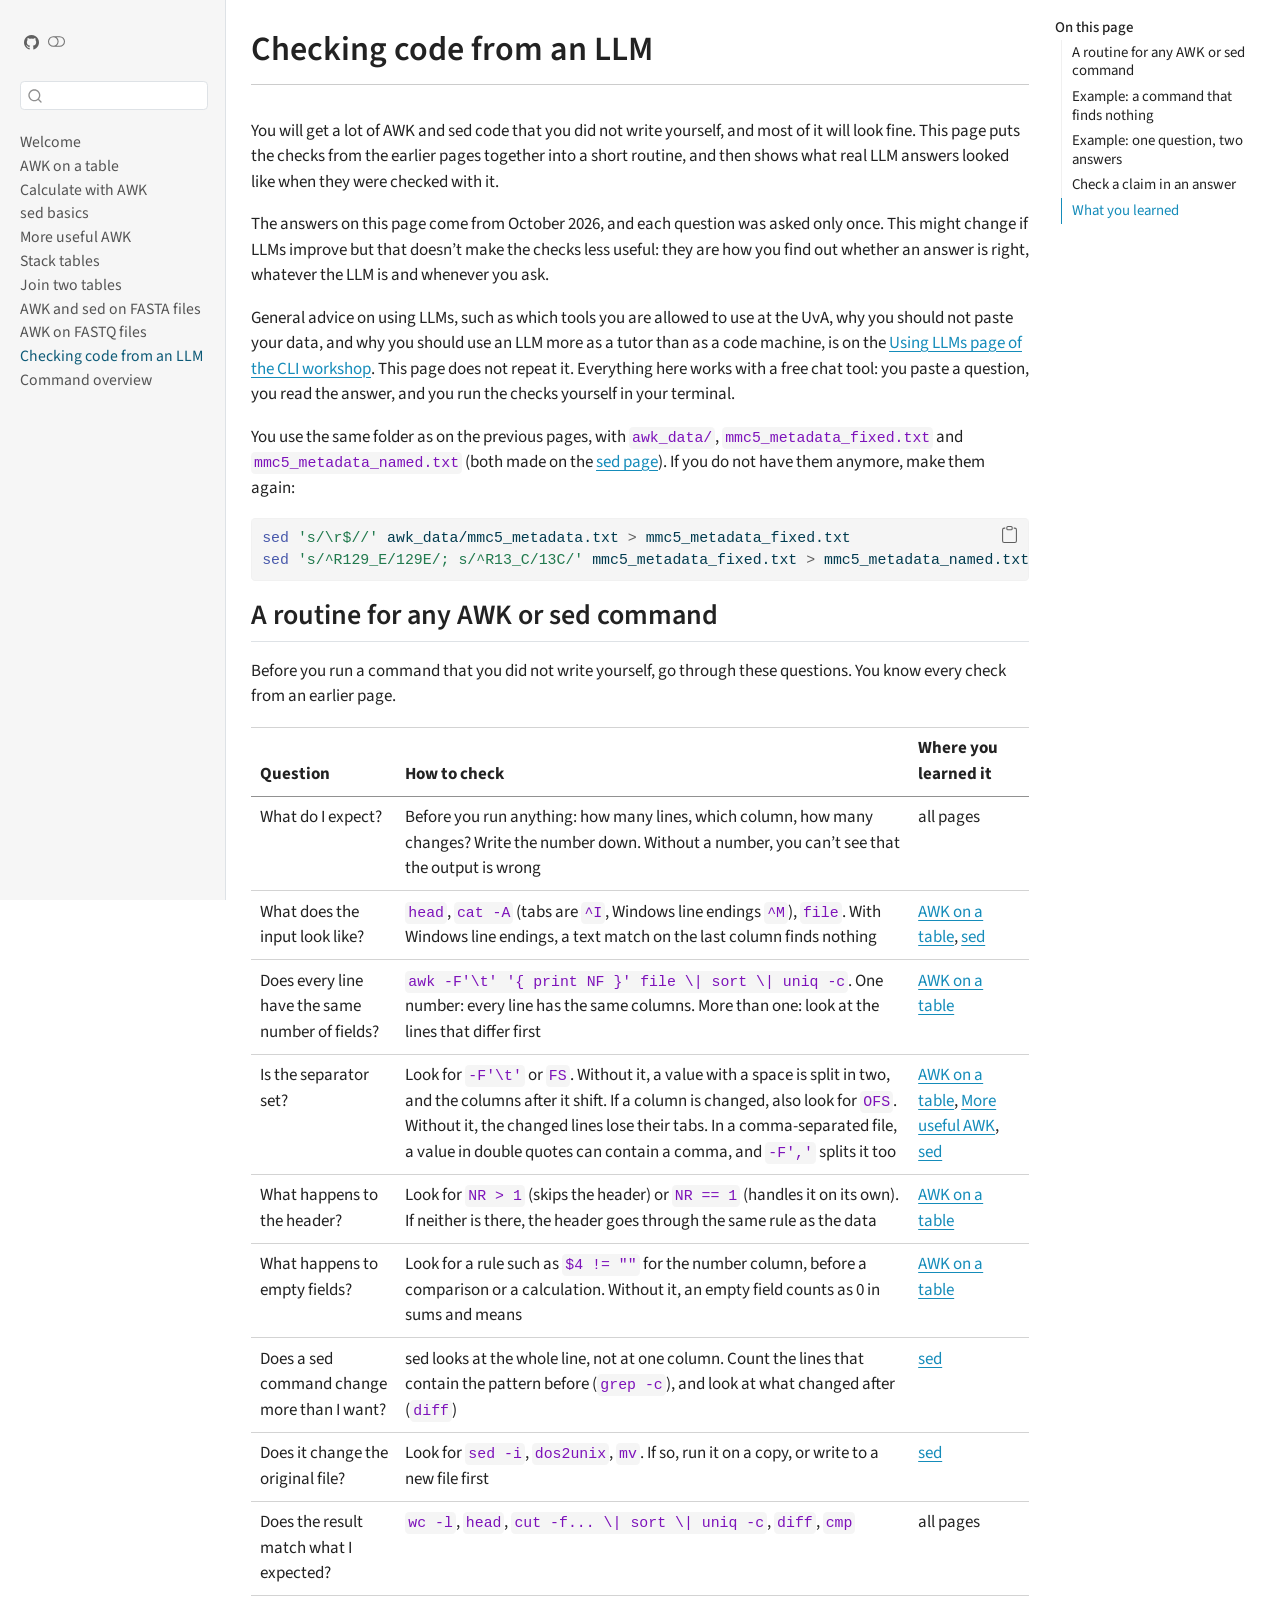
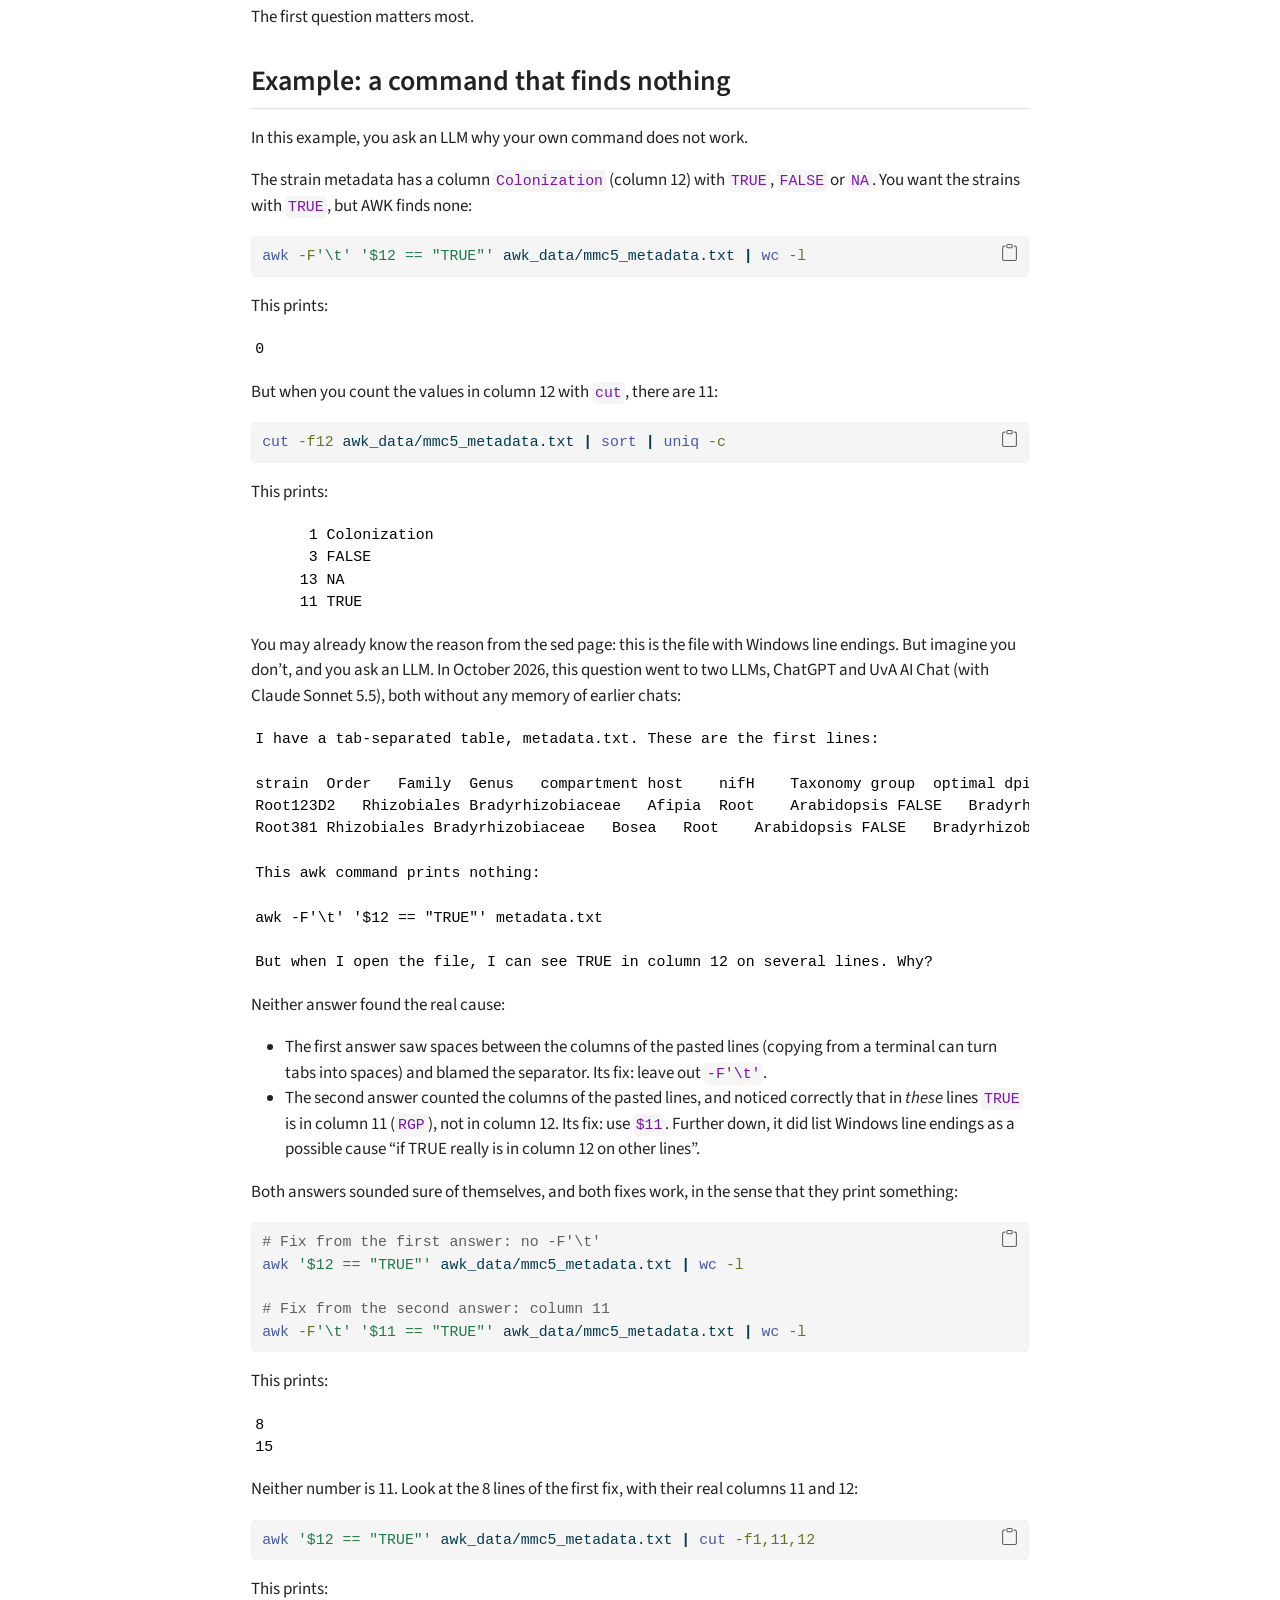
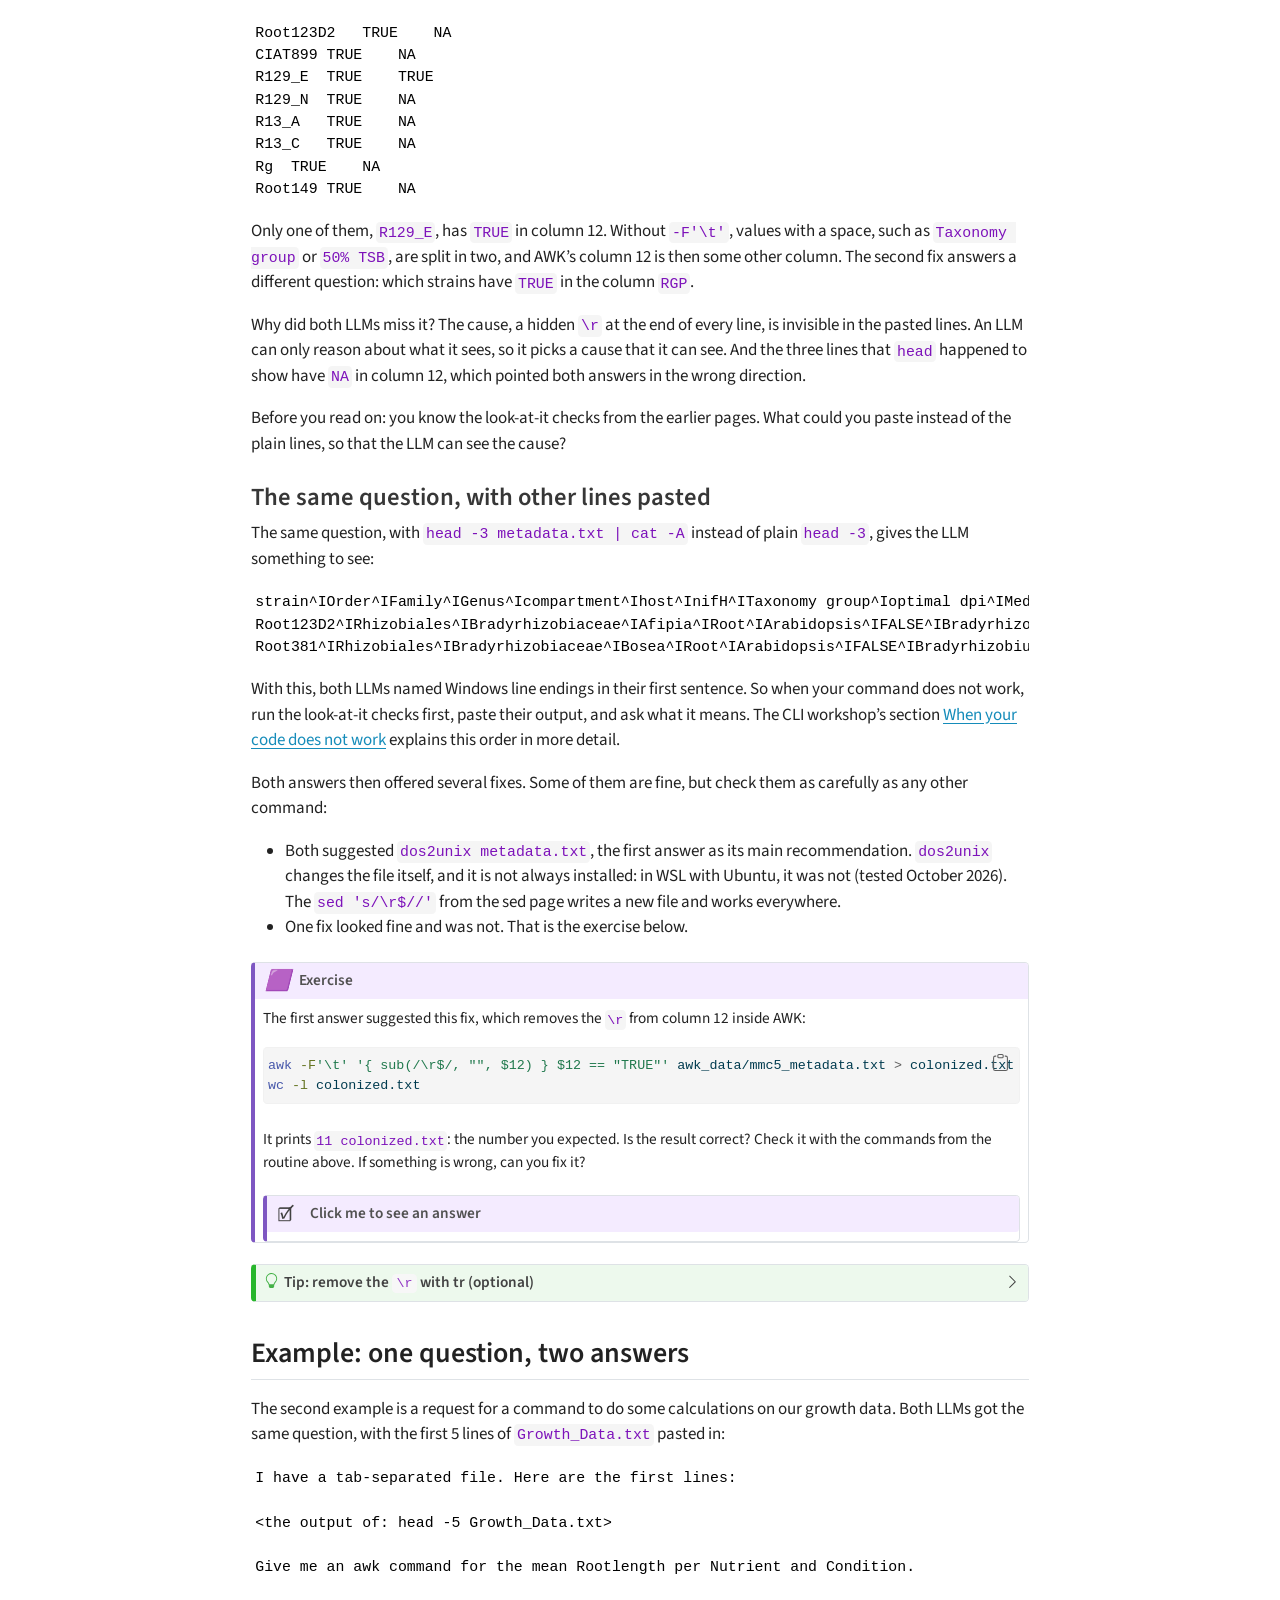
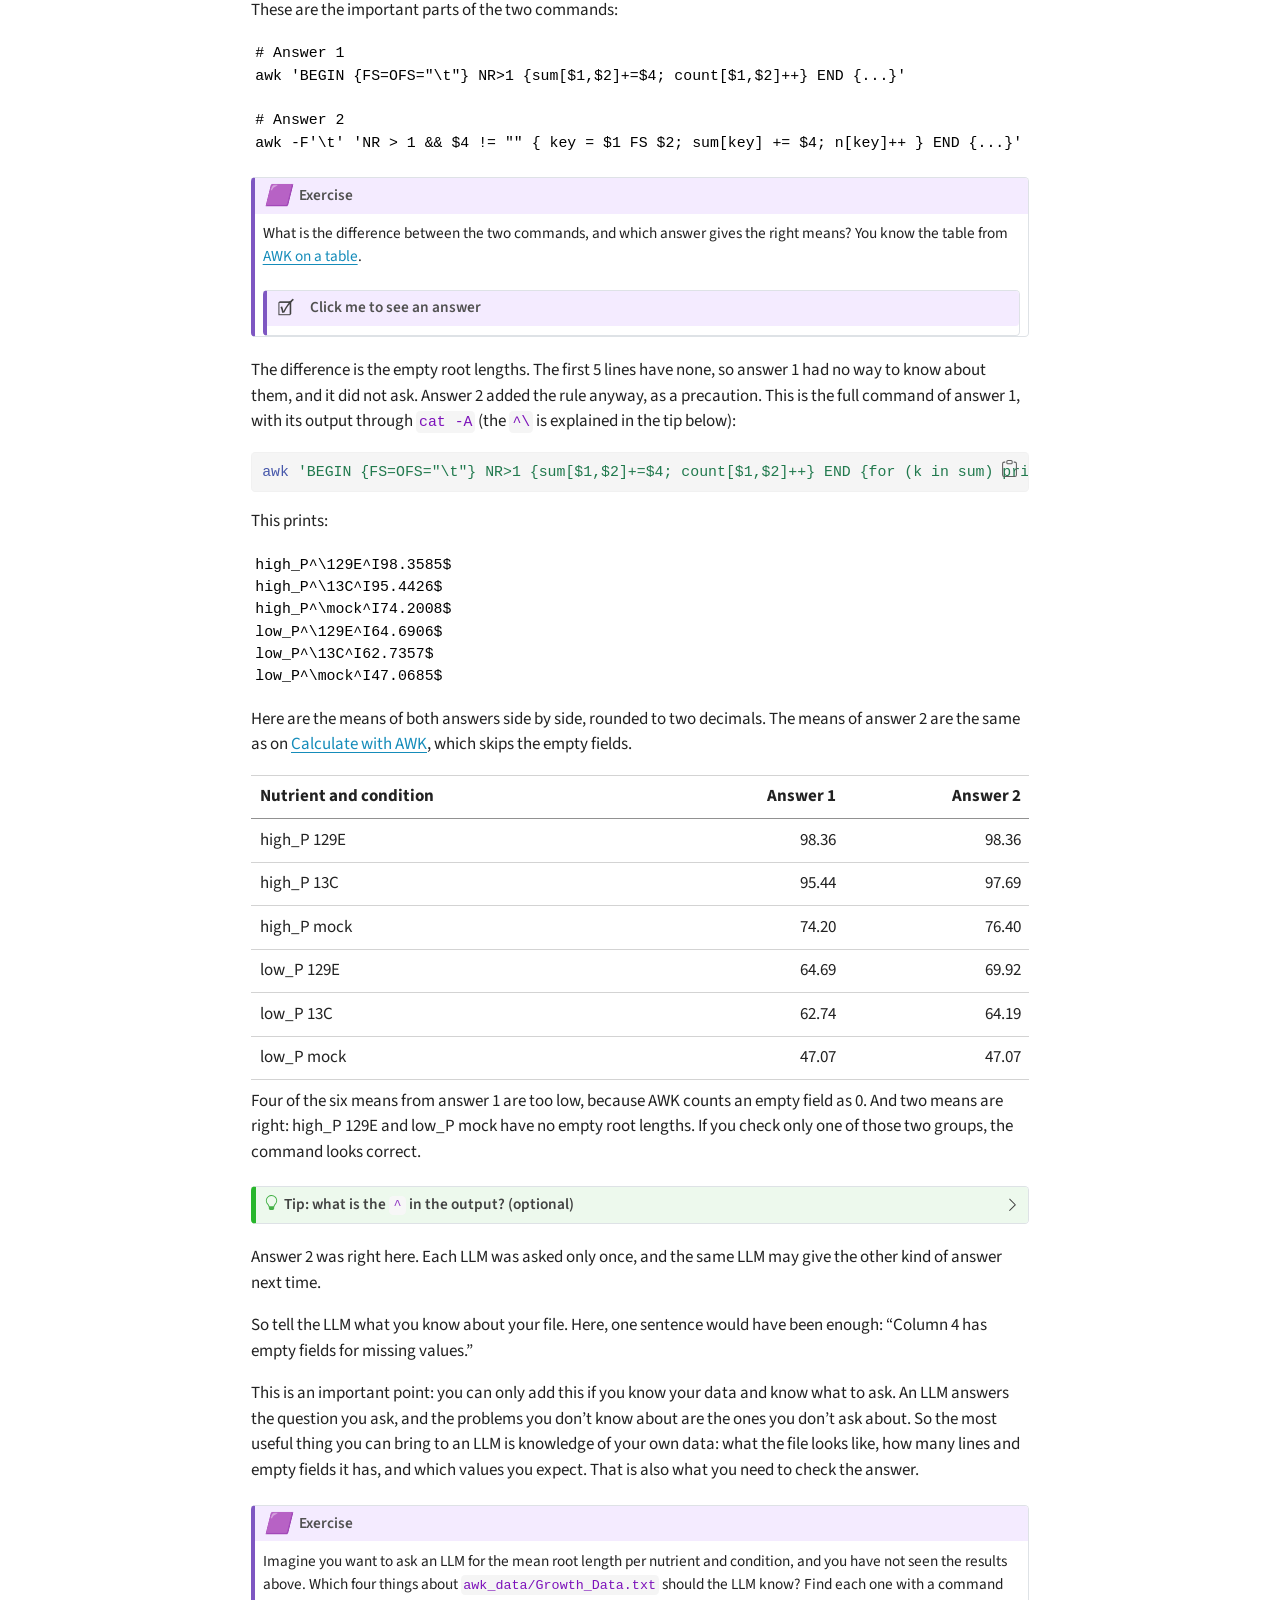
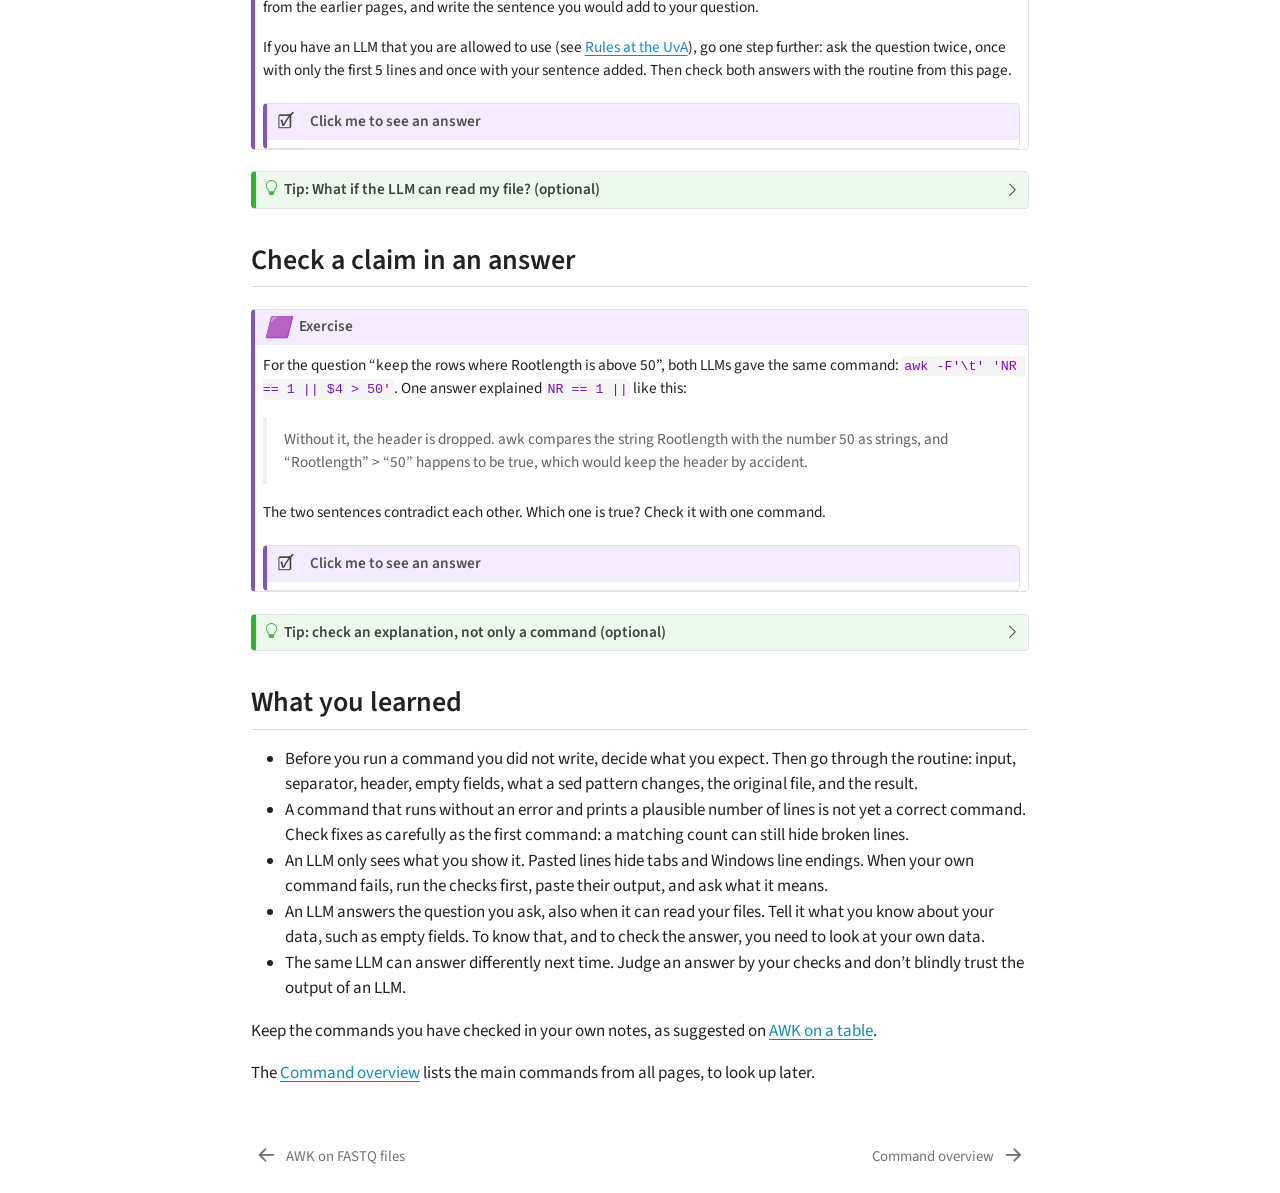
<file: docs/source/check_llm_code.html>
<!DOCTYPE html>
<html xmlns="http://www.w3.org/1999/xhtml" lang="en" xml:lang="en"><head>

<meta charset="utf-8">
<meta name="generator" content="quarto-1.8.25">

<meta name="viewport" content="width=device-width, initial-scale=1.0, user-scalable=yes">


<title>Checking code from an LLM – Working with tables using AWK and sed</title>
<style>
code{white-space: pre-wrap;}
span.smallcaps{font-variant: small-caps;}
div.columns{display: flex; gap: min(4vw, 1.5em);}
div.column{flex: auto; overflow-x: auto;}
div.hanging-indent{margin-left: 1.5em; text-indent: -1.5em;}
ul.task-list{list-style: none;}
ul.task-list li input[type="checkbox"] {
  width: 0.8em;
  margin: 0 0.8em 0.2em -1em; /* quarto-specific, see https://github.com/quarto-dev/quarto-cli/issues/4556 */ 
  vertical-align: middle;
}
/* CSS for syntax highlighting */
html { -webkit-text-size-adjust: 100%; }
pre > code.sourceCode { white-space: pre; position: relative; }
pre > code.sourceCode > span { display: inline-block; line-height: 1.25; }
pre > code.sourceCode > span:empty { height: 1.2em; }
.sourceCode { overflow: visible; }
code.sourceCode > span { color: inherit; text-decoration: inherit; }
div.sourceCode { margin: 1em 0; }
pre.sourceCode { margin: 0; }
@media screen {
div.sourceCode { overflow: auto; }
}
@media print {
pre > code.sourceCode { white-space: pre-wrap; }
pre > code.sourceCode > span { text-indent: -5em; padding-left: 5em; }
}
pre.numberSource code
  { counter-reset: source-line 0; }
pre.numberSource code > span
  { position: relative; left: -4em; counter-increment: source-line; }
pre.numberSource code > span > a:first-child::before
  { content: counter(source-line);
    position: relative; left: -1em; text-align: right; vertical-align: baseline;
    border: none; display: inline-block;
    -webkit-touch-callout: none; -webkit-user-select: none;
    -khtml-user-select: none; -moz-user-select: none;
    -ms-user-select: none; user-select: none;
    padding: 0 4px; width: 4em;
  }
pre.numberSource { margin-left: 3em;  padding-left: 4px; }
div.sourceCode
  {   }
@media screen {
pre > code.sourceCode > span > a:first-child::before { text-decoration: underline; }
}
</style>


<script src="../site_libs/quarto-nav/quarto-nav.js"></script>
<script src="../site_libs/quarto-nav/headroom.min.js"></script>
<script src="../site_libs/clipboard/clipboard.min.js"></script>
<script src="../site_libs/quarto-search/autocomplete.umd.js"></script>
<script src="../site_libs/quarto-search/fuse.min.js"></script>
<script src="../site_libs/quarto-search/quarto-search.js"></script>
<meta name="quarto:offset" content="../">
<link href="../source/cheat_sheet.html" rel="next">
<link href="../source/awk_fastq.html" rel="prev">
<script src="../site_libs/quarto-html/quarto.js" type="module"></script>
<script src="../site_libs/quarto-html/tabsets/tabsets.js" type="module"></script>
<script src="../site_libs/quarto-html/axe/axe-check.js" type="module"></script>
<script src="../site_libs/quarto-html/popper.min.js"></script>
<script src="../site_libs/quarto-html/tippy.umd.min.js"></script>
<script src="../site_libs/quarto-html/anchor.min.js"></script>
<link href="../site_libs/quarto-html/tippy.css" rel="stylesheet">
<link href="../site_libs/quarto-html/quarto-syntax-highlighting-7b89279ff1a6dce999919e0e67d4d9ec.css" rel="stylesheet" class="quarto-color-scheme" id="quarto-text-highlighting-styles">
<link href="../site_libs/quarto-html/quarto-syntax-highlighting-dark-707d8167ce6003fca903bfe2be84ab7f.css" rel="stylesheet" class="quarto-color-scheme quarto-color-alternate" id="quarto-text-highlighting-styles">
<link href="../site_libs/quarto-html/quarto-syntax-highlighting-7b89279ff1a6dce999919e0e67d4d9ec.css" rel="stylesheet" class="quarto-color-scheme-extra" id="quarto-text-highlighting-styles">
<script src="../site_libs/bootstrap/bootstrap.min.js"></script>
<link href="../site_libs/bootstrap/bootstrap-icons.css" rel="stylesheet">
<link href="../site_libs/bootstrap/bootstrap-07ba6b261650929f6c0e3bf61f8c80ad.min.css" rel="stylesheet" append-hash="true" class="quarto-color-scheme" id="quarto-bootstrap" data-mode="light">
<link href="../site_libs/bootstrap/bootstrap-dark-5290abd680639bf24a9d861acc7641a1.min.css" rel="stylesheet" append-hash="true" class="quarto-color-scheme quarto-color-alternate" id="quarto-bootstrap" data-mode="dark">
<link href="../site_libs/bootstrap/bootstrap-07ba6b261650929f6c0e3bf61f8c80ad.min.css" rel="stylesheet" append-hash="true" class="quarto-color-scheme-extra" id="quarto-bootstrap" data-mode="light">
<script id="quarto-search-options" type="application/json">{
  "location": "sidebar",
  "copy-button": false,
  "collapse-after": 3,
  "panel-placement": "start",
  "type": "textbox",
  "limit": 50,
  "keyboard-shortcut": [
    "f",
    "/",
    "s"
  ],
  "show-item-context": false,
  "language": {
    "search-no-results-text": "No results",
    "search-matching-documents-text": "matching documents",
    "search-copy-link-title": "Copy link to search",
    "search-hide-matches-text": "Hide additional matches",
    "search-more-match-text": "more match in this document",
    "search-more-matches-text": "more matches in this document",
    "search-clear-button-title": "Clear",
    "search-text-placeholder": "",
    "search-detached-cancel-button-title": "Cancel",
    "search-submit-button-title": "Submit",
    "search-label": "Search"
  }
}</script>


</head>

<body class="nav-sidebar docked quarto-light"><script id="quarto-html-before-body" type="application/javascript">
    const toggleBodyColorMode = (bsSheetEl) => {
      const mode = bsSheetEl.getAttribute("data-mode");
      const bodyEl = window.document.querySelector("body");
      if (mode === "dark") {
        bodyEl.classList.add("quarto-dark");
        bodyEl.classList.remove("quarto-light");
      } else {
        bodyEl.classList.add("quarto-light");
        bodyEl.classList.remove("quarto-dark");
      }
    }
    const toggleBodyColorPrimary = () => {
      const bsSheetEl = window.document.querySelector("link#quarto-bootstrap:not([rel=disabled-stylesheet])");
      if (bsSheetEl) {
        toggleBodyColorMode(bsSheetEl);
      }
    }
    const setColorSchemeToggle = (alternate) => {
      const toggles = window.document.querySelectorAll('.quarto-color-scheme-toggle');
      for (let i=0; i < toggles.length; i++) {
        const toggle = toggles[i];
        if (toggle) {
          if (alternate) {
            toggle.classList.add("alternate");
          } else {
            toggle.classList.remove("alternate");
          }
        }
      }
    };
    const toggleColorMode = (alternate) => {
      // Switch the stylesheets
      const primaryStylesheets = window.document.querySelectorAll('link.quarto-color-scheme:not(.quarto-color-alternate)');
      const alternateStylesheets = window.document.querySelectorAll('link.quarto-color-scheme.quarto-color-alternate');
      manageTransitions('#quarto-margin-sidebar .nav-link', false);
      if (alternate) {
        // note: dark is layered on light, we don't disable primary!
        enableStylesheet(alternateStylesheets);
        for (const sheetNode of alternateStylesheets) {
          if (sheetNode.id === "quarto-bootstrap") {
            toggleBodyColorMode(sheetNode);
          }
        }
      } else {
        disableStylesheet(alternateStylesheets);
        enableStylesheet(primaryStylesheets)
        toggleBodyColorPrimary();
      }
      manageTransitions('#quarto-margin-sidebar .nav-link', true);
      // Switch the toggles
      setColorSchemeToggle(alternate)
      // Hack to workaround the fact that safari doesn't
      // properly recolor the scrollbar when toggling (#1455)
      if (navigator.userAgent.indexOf('Safari') > 0 && navigator.userAgent.indexOf('Chrome') == -1) {
        manageTransitions("body", false);
        window.scrollTo(0, 1);
        setTimeout(() => {
          window.scrollTo(0, 0);
          manageTransitions("body", true);
        }, 40);
      }
    }
    const disableStylesheet = (stylesheets) => {
      for (let i=0; i < stylesheets.length; i++) {
        const stylesheet = stylesheets[i];
        stylesheet.rel = 'disabled-stylesheet';
      }
    }
    const enableStylesheet = (stylesheets) => {
      for (let i=0; i < stylesheets.length; i++) {
        const stylesheet = stylesheets[i];
        if(stylesheet.rel !== 'stylesheet') { // for Chrome, which will still FOUC without this check
          stylesheet.rel = 'stylesheet';
        }
      }
    }
    const manageTransitions = (selector, allowTransitions) => {
      const els = window.document.querySelectorAll(selector);
      for (let i=0; i < els.length; i++) {
        const el = els[i];
        if (allowTransitions) {
          el.classList.remove('notransition');
        } else {
          el.classList.add('notransition');
        }
      }
    }
    const isFileUrl = () => {
      return window.location.protocol === 'file:';
    }
    const hasAlternateSentinel = () => {
      let styleSentinel = getColorSchemeSentinel();
      if (styleSentinel !== null) {
        return styleSentinel === "alternate";
      } else {
        return false;
      }
    }
    const setStyleSentinel = (alternate) => {
      const value = alternate ? "alternate" : "default";
      if (!isFileUrl()) {
        window.localStorage.setItem("quarto-color-scheme", value);
      } else {
        localAlternateSentinel = value;
      }
    }
    const getColorSchemeSentinel = () => {
      if (!isFileUrl()) {
        const storageValue = window.localStorage.getItem("quarto-color-scheme");
        return storageValue != null ? storageValue : localAlternateSentinel;
      } else {
        return localAlternateSentinel;
      }
    }
    const toggleGiscusIfUsed = (isAlternate, darkModeDefault) => {
      const baseTheme = document.querySelector('#giscus-base-theme')?.value ?? 'light';
      const alternateTheme = document.querySelector('#giscus-alt-theme')?.value ?? 'dark';
      let newTheme = '';
      if(authorPrefersDark) {
        newTheme = isAlternate ? baseTheme : alternateTheme;
      } else {
        newTheme = isAlternate ? alternateTheme : baseTheme;
      }
      const changeGiscusTheme = () => {
        // From: https://github.com/giscus/giscus/issues/336
        const sendMessage = (message) => {
          const iframe = document.querySelector('iframe.giscus-frame');
          if (!iframe) return;
          iframe.contentWindow.postMessage({ giscus: message }, 'https://giscus.app');
        }
        sendMessage({
          setConfig: {
            theme: newTheme
          }
        });
      }
      const isGiscussLoaded = window.document.querySelector('iframe.giscus-frame') !== null;
      if (isGiscussLoaded) {
        changeGiscusTheme();
      }
    };
    const authorPrefersDark = false;
    const darkModeDefault = authorPrefersDark;
      document.querySelector('link#quarto-text-highlighting-styles.quarto-color-scheme-extra').rel = 'disabled-stylesheet';
      document.querySelector('link#quarto-bootstrap.quarto-color-scheme-extra').rel = 'disabled-stylesheet';
    let localAlternateSentinel = darkModeDefault ? 'alternate' : 'default';
    // Dark / light mode switch
    window.quartoToggleColorScheme = () => {
      // Read the current dark / light value
      let toAlternate = !hasAlternateSentinel();
      toggleColorMode(toAlternate);
      setStyleSentinel(toAlternate);
      toggleGiscusIfUsed(toAlternate, darkModeDefault);
      window.dispatchEvent(new Event('resize'));
    };
    // Switch to dark mode if need be
    if (hasAlternateSentinel()) {
      toggleColorMode(true);
    } else {
      toggleColorMode(false);
    }
  </script>

<div id="quarto-search-results"></div>
  <header id="quarto-header" class="headroom fixed-top">
  <nav class="quarto-secondary-nav">
    <div class="container-fluid d-flex">
      <button type="button" class="quarto-btn-toggle btn" data-bs-toggle="collapse" role="button" data-bs-target=".quarto-sidebar-collapse-item" aria-controls="quarto-sidebar" aria-expanded="false" aria-label="Toggle sidebar navigation" onclick="if (window.quartoToggleHeadroom) { window.quartoToggleHeadroom(); }">
        <i class="bi bi-layout-text-sidebar-reverse"></i>
      </button>
        <nav class="quarto-page-breadcrumbs" aria-label="breadcrumb"><ol class="breadcrumb"><li class="breadcrumb-item"><a href="../source/check_llm_code.html">Checking code from an LLM</a></li></ol></nav>
        <a class="flex-grow-1" role="navigation" data-bs-toggle="collapse" data-bs-target=".quarto-sidebar-collapse-item" aria-controls="quarto-sidebar" aria-expanded="false" aria-label="Toggle sidebar navigation" onclick="if (window.quartoToggleHeadroom) { window.quartoToggleHeadroom(); }">      
        </a>
      <button type="button" class="btn quarto-search-button" aria-label="Search" onclick="window.quartoOpenSearch();">
        <i class="bi bi-search"></i>
      </button>
    </div>
  </nav>
</header>
<!-- content -->
<div id="quarto-content" class="quarto-container page-columns page-rows-contents page-layout-article">
<!-- sidebar -->
  <nav id="quarto-sidebar" class="sidebar collapse collapse-horizontal quarto-sidebar-collapse-item sidebar-navigation docked overflow-auto">
    <div class="pt-lg-2 mt-2 text-left sidebar-header">
      <a href="../index.html" class="sidebar-logo-link">
      </a>
      <div class="sidebar-tools-main">
    <a href="https://github.com/ndombrowski/AWK_tutorial" title="" class="quarto-navigation-tool px-1" aria-label=""><i class="bi bi-github"></i></a>
  <a href="" class="quarto-color-scheme-toggle quarto-navigation-tool  px-1" onclick="window.quartoToggleColorScheme(); return false;" title="Toggle dark mode"><i class="bi"></i></a>
</div>
      </div>
        <div class="mt-2 flex-shrink-0 align-items-center">
        <div class="sidebar-search">
        <div id="quarto-search" class="" title="Search"></div>
        </div>
        </div>
    <div class="sidebar-menu-container"> 
    <ul class="list-unstyled mt-1">
        <li class="sidebar-item">
  <div class="sidebar-item-container"> 
  <a href="../index.html" class="sidebar-item-text sidebar-link">
 <span class="menu-text">Welcome</span></a>
  </div>
</li>
        <li class="sidebar-item">
  <div class="sidebar-item-container"> 
  <a href="../source/awk_table.html" class="sidebar-item-text sidebar-link">
 <span class="menu-text">AWK on a table</span></a>
  </div>
</li>
        <li class="sidebar-item">
  <div class="sidebar-item-container"> 
  <a href="../source/awk_calc.html" class="sidebar-item-text sidebar-link">
 <span class="menu-text">Calculate with AWK</span></a>
  </div>
</li>
        <li class="sidebar-item">
  <div class="sidebar-item-container"> 
  <a href="../source/sed_basics.html" class="sidebar-item-text sidebar-link">
 <span class="menu-text">sed basics</span></a>
  </div>
</li>
        <li class="sidebar-item">
  <div class="sidebar-item-container"> 
  <a href="../source/awk_more.html" class="sidebar-item-text sidebar-link">
 <span class="menu-text">More useful AWK</span></a>
  </div>
</li>
        <li class="sidebar-item">
  <div class="sidebar-item-container"> 
  <a href="../source/awk_combine.html" class="sidebar-item-text sidebar-link">
 <span class="menu-text">Stack tables</span></a>
  </div>
</li>
        <li class="sidebar-item">
  <div class="sidebar-item-container"> 
  <a href="../source/awk_join.html" class="sidebar-item-text sidebar-link">
 <span class="menu-text">Join two tables</span></a>
  </div>
</li>
        <li class="sidebar-item">
  <div class="sidebar-item-container"> 
  <a href="../source/awk_fasta.html" class="sidebar-item-text sidebar-link">
 <span class="menu-text">AWK and sed on FASTA files</span></a>
  </div>
</li>
        <li class="sidebar-item">
  <div class="sidebar-item-container"> 
  <a href="../source/awk_fastq.html" class="sidebar-item-text sidebar-link">
 <span class="menu-text">AWK on FASTQ files</span></a>
  </div>
</li>
        <li class="sidebar-item">
  <div class="sidebar-item-container"> 
  <a href="../source/check_llm_code.html" class="sidebar-item-text sidebar-link active">
 <span class="menu-text">Checking code from an LLM</span></a>
  </div>
</li>
        <li class="sidebar-item">
  <div class="sidebar-item-container"> 
  <a href="../source/cheat_sheet.html" class="sidebar-item-text sidebar-link">
 <span class="menu-text">Command overview</span></a>
  </div>
</li>
    </ul>
    </div>
</nav>
<div id="quarto-sidebar-glass" class="quarto-sidebar-collapse-item" data-bs-toggle="collapse" data-bs-target=".quarto-sidebar-collapse-item"></div>
<!-- margin-sidebar -->
    <div id="quarto-margin-sidebar" class="sidebar margin-sidebar">
        <nav id="TOC" role="doc-toc" class="toc-active">
    <h2 id="toc-title">On this page</h2>
   
  <ul>
  <li><a href="#a-routine-for-any-awk-or-sed-command" id="toc-a-routine-for-any-awk-or-sed-command" class="nav-link active" data-scroll-target="#a-routine-for-any-awk-or-sed-command">A routine for any AWK or sed command</a></li>
  <li><a href="#example-a-command-that-finds-nothing" id="toc-example-a-command-that-finds-nothing" class="nav-link" data-scroll-target="#example-a-command-that-finds-nothing">Example: a command that finds nothing</a>
  <ul class="collapse">
  <li><a href="#the-same-question-with-other-lines-pasted" id="toc-the-same-question-with-other-lines-pasted" class="nav-link" data-scroll-target="#the-same-question-with-other-lines-pasted">The same question, with other lines pasted</a></li>
  </ul></li>
  <li><a href="#example-one-question-two-answers" id="toc-example-one-question-two-answers" class="nav-link" data-scroll-target="#example-one-question-two-answers">Example: one question, two answers</a></li>
  <li><a href="#check-a-claim-in-an-answer" id="toc-check-a-claim-in-an-answer" class="nav-link" data-scroll-target="#check-a-claim-in-an-answer">Check a claim in an answer</a></li>
  <li><a href="#what-you-learned" id="toc-what-you-learned" class="nav-link" data-scroll-target="#what-you-learned">What you learned</a></li>
  </ul>
</nav>
    </div>
<!-- main -->
<main class="content" id="quarto-document-content">


<header id="title-block-header" class="quarto-title-block default">
<div class="quarto-title">
<h1 class="title">Checking code from an LLM</h1>
</div>



<div class="quarto-title-meta">

    
  
    
  </div>
  


</header>


<p>You will get a lot of AWK and sed code that you did not write yourself, and most of it will look fine. This page puts the checks from the earlier pages together into a short routine, and then shows what real LLM answers looked like when they were checked with it.</p>
<p>The answers on this page come from October 2026, and each question was asked only once. This might change if LLMs improve but that doesn’t make the checks less useful: they are how you find out whether an answer is right, whatever the LLM is and whenever you ask.</p>
<p>General advice on using LLMs, such as which tools you are allowed to use at the UvA, why you should not paste your data, and why you should use an LLM more as a tutor than as a code machine, is on the <a href="https://ndombrowski.github.io/cli_workshop/source/llm_usage.html">Using LLMs page of the CLI workshop</a>. This page does not repeat it. Everything here works with a free chat tool: you paste a question, you read the answer, and you run the checks yourself in your terminal.</p>
<p>You use the same folder as on the previous pages, with <code>awk_data/</code>, <code>mmc5_metadata_fixed.txt</code> and <code>mmc5_metadata_named.txt</code> (both made on the <a href="../source/sed_basics.html">sed page</a>). If you do not have them anymore, make them again:</p>
<div class="cell">
<div class="code-copy-outer-scaffold"><div class="sourceCode cell-code" id="cb1"><pre class="sourceCode bash code-with-copy"><code class="sourceCode bash"><span id="cb1-1"><a href="#cb1-1" aria-hidden="true" tabindex="-1"></a><span class="fu">sed</span> <span class="st">'s/\r$//'</span> awk_data/mmc5_metadata.txt <span class="op">&gt;</span> mmc5_metadata_fixed.txt</span>
<span id="cb1-2"><a href="#cb1-2" aria-hidden="true" tabindex="-1"></a><span class="fu">sed</span> <span class="st">'s/^R129_E/129E/; s/^R13_C/13C/'</span> mmc5_metadata_fixed.txt <span class="op">&gt;</span> mmc5_metadata_named.txt</span></code></pre></div><button title="Copy to Clipboard" class="code-copy-button"><i class="bi"></i></button></div>
</div>
<section id="a-routine-for-any-awk-or-sed-command" class="level2">
<h2 class="anchored" data-anchor-id="a-routine-for-any-awk-or-sed-command">A routine for any AWK or sed command</h2>
<p>Before you run a command that you did not write yourself, go through these questions. You know every check from an earlier page.</p>
<table class="caption-top table">
<thead>
<tr class="header">
<th>Question</th>
<th>How to check</th>
<th>Where you learned it</th>
</tr>
</thead>
<tbody>
<tr class="odd">
<td>What do I expect?</td>
<td>Before you run anything: how many lines, which column, how many changes? Write the number down. Without a number, you can’t see that the output is wrong</td>
<td>all pages</td>
</tr>
<tr class="even">
<td>What does the input look like?</td>
<td><code>head</code>, <code>cat -A</code> (tabs are <code>^I</code>, Windows line endings <code>^M</code>), <code>file</code>. With Windows line endings, a text match on the last column finds nothing</td>
<td><a href="../source/awk_table.html#look-at-the-table-first">AWK on a table</a>, <a href="../source/sed_basics.html#windows-line-endings">sed</a></td>
</tr>
<tr class="odd">
<td>Does every line have the same number of fields?</td>
<td><code>awk -F'\t' '{ print NF }' file \| sort \| uniq -c</code>. One number: every line has the same columns. More than one: look at the lines that differ first</td>
<td><a href="../source/awk_table.html#nf-work-with-the-number-of-fields">AWK on a table</a></td>
</tr>
<tr class="even">
<td>Is the separator set?</td>
<td>Look for <code>-F'\t'</code> or <code>FS</code>. Without it, a value with a space is split in two, and the columns after it shift. If a column is changed, also look for <code>OFS</code>. Without it, the changed lines lose their tabs. In a comma-separated file, a value in double quotes can contain a comma, and <code>-F','</code> splits it too</td>
<td><a href="../source/awk_table.html#why--ft-matters">AWK on a table</a>, <a href="../source/awk_more.html#begin-before-the-first-line">More useful AWK</a>, <a href="../source/sed_basics.html#a-file-with-another-column-separator">sed</a></td>
</tr>
<tr class="odd">
<td>What happens to the header?</td>
<td>Look for <code>NR &gt; 1</code> (skips the header) or <code>NR == 1</code> (handles it on its own). If neither is there, the header goes through the same rule as the data</td>
<td><a href="../source/awk_table.html#nr-work-with-the-header-line">AWK on a table</a></td>
</tr>
<tr class="even">
<td>What happens to empty fields?</td>
<td>Look for a rule such as <code>$4 != ""</code> for the number column, before a comparison or a calculation. Without it, an empty field counts as 0 in sums and means</td>
<td><a href="../source/awk_table.html#working-with-missing-values-empty-fields">AWK on a table</a></td>
</tr>
<tr class="odd">
<td>Does a sed command change more than I want?</td>
<td>sed looks at the whole line, not at one column. Count the lines that contain the pattern before (<code>grep -c</code>), and look at what changed after (<code>diff</code>)</td>
<td><a href="../source/sed_basics.html#sed-sees-the-whole-line-not-columns">sed</a></td>
</tr>
<tr class="even">
<td>Does it change the original file?</td>
<td>Look for <code>sed -i</code>, <code>dos2unix</code>, <code>mv</code>. If so, run it on a copy, or write to a new file first</td>
<td><a href="../source/sed_basics.html#change-a-file-safely">sed</a></td>
</tr>
<tr class="odd">
<td>Does the result match what I expected?</td>
<td><code>wc -l</code>, <code>head</code>, <code>cut -f... \| sort \| uniq -c</code>, <code>diff</code>, <code>cmp</code></td>
<td>all pages</td>
</tr>
</tbody>
</table>
<p>The first question matters most.</p>
</section>
<section id="example-a-command-that-finds-nothing" class="level2">
<h2 class="anchored" data-anchor-id="example-a-command-that-finds-nothing">Example: a command that finds nothing</h2>
<p>In this example, you ask an LLM why your own command does not work.</p>
<p>The strain metadata has a column <code>Colonization</code> (column 12) with <code>TRUE</code>, <code>FALSE</code> or <code>NA</code>. You want the strains with <code>TRUE</code>, but AWK finds none:</p>
<div class="cell">
<div class="code-copy-outer-scaffold"><div class="sourceCode cell-code" id="cb2"><pre class="sourceCode bash code-with-copy"><code class="sourceCode bash"><span id="cb2-1"><a href="#cb2-1" aria-hidden="true" tabindex="-1"></a><span class="fu">awk</span> <span class="at">-F</span><span class="st">'\t'</span> <span class="st">'$12 == "TRUE"'</span> awk_data/mmc5_metadata.txt <span class="kw">|</span> <span class="fu">wc</span> <span class="at">-l</span></span></code></pre></div><button title="Copy to Clipboard" class="code-copy-button"><i class="bi"></i></button></div>
</div>
<p>This prints:</p>
<pre><code>0</code></pre>
<p>But when you count the values in column 12 with <code>cut</code>, there are 11:</p>
<div class="cell">
<div class="code-copy-outer-scaffold"><div class="sourceCode cell-code" id="cb4"><pre class="sourceCode bash code-with-copy"><code class="sourceCode bash"><span id="cb4-1"><a href="#cb4-1" aria-hidden="true" tabindex="-1"></a><span class="fu">cut</span> <span class="at">-f12</span> awk_data/mmc5_metadata.txt <span class="kw">|</span> <span class="fu">sort</span> <span class="kw">|</span> <span class="fu">uniq</span> <span class="at">-c</span></span></code></pre></div><button title="Copy to Clipboard" class="code-copy-button"><i class="bi"></i></button></div>
</div>
<p>This prints:</p>
<pre><code>      1 Colonization
      3 FALSE
     13 NA
     11 TRUE</code></pre>
<p>You may already know the reason from the sed page: this is the file with Windows line endings. But imagine you don’t, and you ask an LLM. In October 2026, this question went to two LLMs, ChatGPT and UvA AI Chat (with Claude Sonnet 5.5), both without any memory of earlier chats:</p>
<pre><code>I have a tab-separated table, metadata.txt. These are the first lines:

strain  Order   Family  Genus   compartment host    nifH    Taxonomy group  optimal dpi Media   RGP Colonization
Root123D2   Rhizobiales Bradyrhizobiaceae   Afipia  Root    Arabidopsis FALSE   Bradyrhizobium  8   50% TSB TRUE    NA
Root381 Rhizobiales Bradyrhizobiaceae   Bosea   Root    Arabidopsis FALSE   Bradyrhizobium  3   TY  TRUE    NA

This awk command prints nothing:

awk -F'\t' '$12 == "TRUE"' metadata.txt

But when I open the file, I can see TRUE in column 12 on several lines. Why?</code></pre>
<p>Neither answer found the real cause:</p>
<ul>
<li>The first answer saw spaces between the columns of the pasted lines (copying from a terminal can turn tabs into spaces) and blamed the separator. Its fix: leave out <code>-F'\t'</code>.</li>
<li>The second answer counted the columns of the pasted lines, and noticed correctly that in <em>these</em> lines <code>TRUE</code> is in column 11 (<code>RGP</code>), not in column 12. Its fix: use <code>$11</code>. Further down, it did list Windows line endings as a possible cause “if TRUE really is in column 12 on other lines”.</li>
</ul>
<p>Both answers sounded sure of themselves, and both fixes work, in the sense that they print something:</p>
<div class="cell">
<div class="code-copy-outer-scaffold"><div class="sourceCode cell-code" id="cb7"><pre class="sourceCode bash code-with-copy"><code class="sourceCode bash"><span id="cb7-1"><a href="#cb7-1" aria-hidden="true" tabindex="-1"></a><span class="co"># Fix from the first answer: no -F'\t'</span></span>
<span id="cb7-2"><a href="#cb7-2" aria-hidden="true" tabindex="-1"></a><span class="fu">awk</span> <span class="st">'$12 == "TRUE"'</span> awk_data/mmc5_metadata.txt <span class="kw">|</span> <span class="fu">wc</span> <span class="at">-l</span></span>
<span id="cb7-3"><a href="#cb7-3" aria-hidden="true" tabindex="-1"></a></span>
<span id="cb7-4"><a href="#cb7-4" aria-hidden="true" tabindex="-1"></a><span class="co"># Fix from the second answer: column 11</span></span>
<span id="cb7-5"><a href="#cb7-5" aria-hidden="true" tabindex="-1"></a><span class="fu">awk</span> <span class="at">-F</span><span class="st">'\t'</span> <span class="st">'$11 == "TRUE"'</span> awk_data/mmc5_metadata.txt <span class="kw">|</span> <span class="fu">wc</span> <span class="at">-l</span></span></code></pre></div><button title="Copy to Clipboard" class="code-copy-button"><i class="bi"></i></button></div>
</div>
<p>This prints:</p>
<pre><code>8
15</code></pre>
<p>Neither number is 11. Look at the 8 lines of the first fix, with their real columns 11 and 12:</p>
<div class="cell">
<div class="code-copy-outer-scaffold"><div class="sourceCode cell-code" id="cb9"><pre class="sourceCode bash code-with-copy"><code class="sourceCode bash"><span id="cb9-1"><a href="#cb9-1" aria-hidden="true" tabindex="-1"></a><span class="fu">awk</span> <span class="st">'$12 == "TRUE"'</span> awk_data/mmc5_metadata.txt <span class="kw">|</span> <span class="fu">cut</span> <span class="at">-f1,11,12</span></span></code></pre></div><button title="Copy to Clipboard" class="code-copy-button"><i class="bi"></i></button></div>
</div>
<p>This prints:</p>
<pre><code>Root123D2   TRUE    NA
CIAT899 TRUE    NA
R129_E  TRUE    TRUE
R129_N  TRUE    NA
R13_A   TRUE    NA
R13_C   TRUE    NA
Rg  TRUE    NA
Root149 TRUE    NA</code></pre>
<p>Only one of them, <code>R129_E</code>, has <code>TRUE</code> in column 12. Without <code>-F'\t'</code>, values with a space, such as <code>Taxonomy group</code> or <code>50% TSB</code>, are split in two, and AWK’s column 12 is then some other column. The second fix answers a different question: which strains have <code>TRUE</code> in the column <code>RGP</code>.</p>
<p>Why did both LLMs miss it? The cause, a hidden <code>\r</code> at the end of every line, is invisible in the pasted lines. An LLM can only reason about what it sees, so it picks a cause that it can see. And the three lines that <code>head</code> happened to show have <code>NA</code> in column 12, which pointed both answers in the wrong direction.</p>
<p>Before you read on: you know the look-at-it checks from the earlier pages. What could you paste instead of the plain lines, so that the LLM can see the cause?</p>
<section id="the-same-question-with-other-lines-pasted" class="level3">
<h3 class="anchored" data-anchor-id="the-same-question-with-other-lines-pasted">The same question, with other lines pasted</h3>
<p>The same question, with <code>head -3 metadata.txt | cat -A</code> instead of plain <code>head -3</code>, gives the LLM something to see:</p>
<pre><code>strain^IOrder^IFamily^IGenus^Icompartment^Ihost^InifH^ITaxonomy group^Ioptimal dpi^IMedia^IRGP^IColonization^M$
Root123D2^IRhizobiales^IBradyrhizobiaceae^IAfipia^IRoot^IArabidopsis^IFALSE^IBradyrhizobium^I8^I50% TSB^ITRUE^INA^M$
Root381^IRhizobiales^IBradyrhizobiaceae^IBosea^IRoot^IArabidopsis^IFALSE^IBradyrhizobium^I3^ITY^ITRUE^INA^M$</code></pre>
<p>With this, both LLMs named Windows line endings in their first sentence. So when your command does not work, run the look-at-it checks first, paste their output, and ask what it means. The CLI workshop’s section <a href="https://ndombrowski.github.io/cli_workshop/source/llm_usage.html#when-your-code-does-not-work">When your code does not work</a> explains this order in more detail.</p>
<p>Both answers then offered several fixes. Some of them are fine, but check them as carefully as any other command:</p>
<ul>
<li>Both suggested <code>dos2unix metadata.txt</code>, the first answer as its main recommendation. <code>dos2unix</code> changes the file itself, and it is not always installed: in WSL with Ubuntu, it was not (tested October 2026). The <code>sed 's/\r$//'</code> from the sed page writes a new file and works everywhere.</li>
<li>One fix looked fine and was not. That is the exercise below.</li>
</ul>
<div class="callout callout-style-default callout-question callout-titled" title="Exercise">
<div class="callout-header d-flex align-content-center" data-bs-toggle="collapse" data-bs-target=".callout-2-contents" aria-controls="callout-2" aria-expanded="true" aria-label="Toggle callout">
<div class="callout-icon-container">
<i class="callout-icon"></i>
</div>
<div class="callout-title-container flex-fill">
<span class="screen-reader-only">Question</span>Exercise
</div>
<div class="callout-btn-toggle d-inline-block border-0 py-1 ps-1 pe-0 float-end"><i class="callout-toggle"></i></div>
</div>
<div id="callout-2" class="callout-2-contents callout-collapse collapse show">
<div class="callout-body-container callout-body">
<p>The first answer suggested this fix, which removes the <code>\r</code> from column 12 inside AWK:</p>
<div class="cell">
<div class="code-copy-outer-scaffold"><div class="sourceCode cell-code" id="cb12"><pre class="sourceCode bash code-with-copy"><code class="sourceCode bash"><span id="cb12-1"><a href="#cb12-1" aria-hidden="true" tabindex="-1"></a><span class="fu">awk</span> <span class="at">-F</span><span class="st">'\t'</span> <span class="st">'{ sub(/\r$/, "", $12) } $12 == "TRUE"'</span> awk_data/mmc5_metadata.txt <span class="op">&gt;</span> colonized.txt</span>
<span id="cb12-2"><a href="#cb12-2" aria-hidden="true" tabindex="-1"></a><span class="fu">wc</span> <span class="at">-l</span> colonized.txt</span></code></pre></div><button title="Copy to Clipboard" class="code-copy-button"><i class="bi"></i></button></div>
</div>
<p>It prints <code>11 colonized.txt</code>: the number you expected. Is the result correct? Check it with the commands from the routine above. If something is wrong, can you fix it?</p>
<div class="callout callout-style-default callout-answer callout-titled" title="Click me to see an answer">
<div class="callout-header d-flex align-content-center collapsed" data-bs-toggle="collapse" data-bs-target=".callout-1-contents" aria-controls="callout-1" aria-expanded="false" aria-label="Toggle callout">
<div class="callout-icon-container">
<i class="callout-icon"></i>
</div>
<div class="callout-title-container flex-fill">
<span class="screen-reader-only">Answer</span>Click me to see an answer
</div>
<div class="callout-btn-toggle d-inline-block border-0 py-1 ps-1 pe-0 float-end"><i class="callout-toggle"></i></div>
</div>
<div id="callout-1" class="callout-1-contents callout-collapse collapse">
<div class="callout-body-container callout-body">
<p>Look at the lines and count the fields per line:</p>
<div class="cell">
<div class="code-copy-outer-scaffold"><div class="sourceCode cell-code" id="cb13"><pre class="sourceCode bash code-with-copy"><code class="sourceCode bash"><span id="cb13-1"><a href="#cb13-1" aria-hidden="true" tabindex="-1"></a><span class="fu">head</span> <span class="at">-2</span> colonized.txt <span class="kw">|</span> <span class="fu">cat</span> <span class="at">-A</span></span>
<span id="cb13-2"><a href="#cb13-2" aria-hidden="true" tabindex="-1"></a><span class="fu">awk</span> <span class="at">-F</span><span class="st">'\t'</span> <span class="st">'{ print NF }'</span> colonized.txt <span class="kw">|</span> <span class="fu">sort</span> <span class="kw">|</span> <span class="fu">uniq</span> <span class="at">-c</span></span></code></pre></div><button title="Copy to Clipboard" class="code-copy-button"><i class="bi"></i></button></div>
</div>
<p>This prints:</p>
<pre><code>Root695 Rhizobiales Phyllobacteriaceae Mesorhizobium Root Arabidopsis FALSE Mesorhizobium 3 TY TRUE TRUE$
R129_E Rhizobiales Rhizobiaceae Rhizobium Root Arabidopsis FALSE Rhizobium spp. 2 TY TRUE TRUE$

     11 1</code></pre>
<p>The table has the right 11 strains, but there are no tabs left (no <code>^I</code>): every line is one field. The command changes column 12, and when AWK changes a column, it rebuilds the line with the output separator <code>OFS</code>, a space by default. This is the trap from the box <a href="../source/awk_more.html#begin-before-the-first-line">Forget OFS</a> on the page More useful AWK. Here every printed line was changed, so every line broke.</p>
<p>The fix is to set <code>OFS</code> as well:</p>
<div class="cell">
<div class="code-copy-outer-scaffold"><div class="sourceCode cell-code" id="cb15"><pre class="sourceCode bash code-with-copy"><code class="sourceCode bash"><span id="cb15-1"><a href="#cb15-1" aria-hidden="true" tabindex="-1"></a><span class="fu">awk</span> <span class="at">-F</span><span class="st">'\t'</span> <span class="at">-v</span> OFS=<span class="st">'\t'</span> <span class="st">'{ sub(/\r$/, "", $12) } $12 == "TRUE"'</span> awk_data/mmc5_metadata.txt <span class="op">&gt;</span> colonized2.txt</span>
<span id="cb15-2"><a href="#cb15-2" aria-hidden="true" tabindex="-1"></a></span>
<span id="cb15-3"><a href="#cb15-3" aria-hidden="true" tabindex="-1"></a><span class="co"># Check, and compare with the result from the file without Windows line endings</span></span>
<span id="cb15-4"><a href="#cb15-4" aria-hidden="true" tabindex="-1"></a><span class="fu">awk</span> <span class="at">-F</span><span class="st">'\t'</span> <span class="st">'{ print NF }'</span> colonized2.txt <span class="kw">|</span> <span class="fu">sort</span> <span class="kw">|</span> <span class="fu">uniq</span> <span class="at">-c</span></span>
<span id="cb15-5"><a href="#cb15-5" aria-hidden="true" tabindex="-1"></a><span class="fu">awk</span> <span class="at">-F</span><span class="st">'\t'</span> <span class="st">'$12 == "TRUE"'</span> mmc5_metadata_fixed.txt <span class="kw">|</span> <span class="fu">cmp</span> <span class="at">-</span> colonized2.txt <span class="kw">&amp;&amp;</span> <span class="bu">echo</span> <span class="st">'identical'</span></span></code></pre></div><button title="Copy to Clipboard" class="code-copy-button"><i class="bi"></i></button></div>
</div>
<p>This prints:</p>
<pre><code>     11 12
identical</code></pre>
<p><code>cmp -</code> compares the output of the command before the <code>|</code> with the file. The count of 11 was right, and the lines were still broken.</p>
</div>
</div>
</div>
</div>
</div>
</div>
<div class="callout callout-style-default callout-tip callout-titled" title="Tip: remove the `\r` with tr (optional)">
<div class="callout-header d-flex align-content-center collapsed" data-bs-toggle="collapse" data-bs-target=".callout-3-contents" aria-controls="callout-3" aria-expanded="false" aria-label="Toggle callout">
<div class="callout-icon-container">
<i class="callout-icon"></i>
</div>
<div class="callout-title-container flex-fill">
<span class="screen-reader-only">Tip</span>Tip: remove the <code>\r</code> with tr (optional)
</div>
<div class="callout-btn-toggle d-inline-block border-0 py-1 ps-1 pe-0 float-end"><i class="callout-toggle"></i></div>
</div>
<div id="callout-3" class="callout-3-contents callout-collapse collapse">
<div class="callout-body-container callout-body">
<p>You will often see another command for the same job, in LLM answers and in forums: <code>tr -d '\r'</code> deletes every <code>\r</code> in a file. Like the sed command, it writes a new file. <code>tr</code> reads only from a pipe or with <code>&lt;</code>, not from a file name:</p>
<div class="cell">
<div class="code-copy-outer-scaffold"><div class="sourceCode cell-code" id="cb17"><pre class="sourceCode bash code-with-copy"><code class="sourceCode bash"><span id="cb17-1"><a href="#cb17-1" aria-hidden="true" tabindex="-1"></a><span class="fu">tr</span> <span class="at">-d</span> <span class="st">'\r'</span> <span class="op">&lt;</span> awk_data/mmc5_metadata.txt <span class="op">&gt;</span> mmc5_metadata_fixed_tr.txt</span>
<span id="cb17-2"><a href="#cb17-2" aria-hidden="true" tabindex="-1"></a><span class="fu">cmp</span> mmc5_metadata_fixed_tr.txt mmc5_metadata_fixed.txt <span class="kw">&amp;&amp;</span> <span class="bu">echo</span> <span class="st">'identical'</span></span></code></pre></div><button title="Copy to Clipboard" class="code-copy-button"><i class="bi"></i></button></div>
</div>
<p>This prints:</p>
<pre><code>identical</code></pre>
<p>Both commands give the same result here. There is one difference: <code>tr</code> deletes every <code>\r</code>, also one in the middle of a line, and <code>sed 's/\r$//'</code> only the one at the end of a line.</p>
</div>
</div>
</div>
</section>
</section>
<section id="example-one-question-two-answers" class="level2">
<h2 class="anchored" data-anchor-id="example-one-question-two-answers">Example: one question, two answers</h2>
<p>The second example is a request for a command to do some calculations on our growth data. Both LLMs got the same question, with the first 5 lines of <code>Growth_Data.txt</code> pasted in:</p>
<pre><code>I have a tab-separated file. Here are the first lines:

&lt;the output of: head -5 Growth_Data.txt&gt;

Give me an awk command for the mean Rootlength per Nutrient and Condition.</code></pre>
<p>These are the important parts of the two commands:</p>
<pre><code># Answer 1
awk 'BEGIN {FS=OFS="\t"} NR&gt;1 {sum[$1,$2]+=$4; count[$1,$2]++} END {...}'

# Answer 2
awk -F'\t' 'NR &gt; 1 &amp;&amp; $4 != "" { key = $1 FS $2; sum[key] += $4; n[key]++ } END {...}'</code></pre>
<div class="callout callout-style-default callout-question callout-titled" title="Exercise">
<div class="callout-header d-flex align-content-center" data-bs-toggle="collapse" data-bs-target=".callout-5-contents" aria-controls="callout-5" aria-expanded="true" aria-label="Toggle callout">
<div class="callout-icon-container">
<i class="callout-icon"></i>
</div>
<div class="callout-title-container flex-fill">
<span class="screen-reader-only">Question</span>Exercise
</div>
<div class="callout-btn-toggle d-inline-block border-0 py-1 ps-1 pe-0 float-end"><i class="callout-toggle"></i></div>
</div>
<div id="callout-5" class="callout-5-contents callout-collapse collapse show">
<div class="callout-body-container callout-body">
<p>What is the difference between the two commands, and which answer gives the right means? You know the table from <a href="../source/awk_table.html#working-with-missing-values-empty-fields">AWK on a table</a>.</p>
<div class="callout callout-style-default callout-answer callout-titled" title="Click me to see an answer">
<div class="callout-header d-flex align-content-center collapsed" data-bs-toggle="collapse" data-bs-target=".callout-4-contents" aria-controls="callout-4" aria-expanded="false" aria-label="Toggle callout">
<div class="callout-icon-container">
<i class="callout-icon"></i>
</div>
<div class="callout-title-container flex-fill">
<span class="screen-reader-only">Answer</span>Click me to see an answer
</div>
<div class="callout-btn-toggle d-inline-block border-0 py-1 ps-1 pe-0 float-end"><i class="callout-toggle"></i></div>
</div>
<div id="callout-4" class="callout-4-contents callout-collapse collapse">
<div class="callout-body-container callout-body">
<p>Answer 2 skips the empty root lengths with <code>$4 != ""</code>, and answer 1 does not. So answer 1 counts every empty root length as 0, and its means come out too low in every group with empty root lengths.</p>
</div>
</div>
</div>
</div>
</div>
</div>
<p>The difference is the empty root lengths. The first 5 lines have none, so answer 1 had no way to know about them, and it did not ask. Answer 2 added the rule anyway, as a precaution. This is the full command of answer 1, with its output through <code>cat -A</code> (the <code>^\</code> is explained in the tip below):</p>
<div class="cell">
<div class="code-copy-outer-scaffold"><div class="sourceCode cell-code" id="cb21"><pre class="sourceCode bash code-with-copy"><code class="sourceCode bash"><span id="cb21-1"><a href="#cb21-1" aria-hidden="true" tabindex="-1"></a><span class="fu">awk</span> <span class="st">'BEGIN {FS=OFS="\t"} NR&gt;1 {sum[$1,$2]+=$4; count[$1,$2]++} END {for (k in sum) print k, sum[k]/count[k]}'</span> awk_data/Growth_Data.txt <span class="kw">|</span> <span class="fu">sort</span> <span class="kw">|</span> <span class="fu">cat</span> <span class="at">-A</span></span></code></pre></div><button title="Copy to Clipboard" class="code-copy-button"><i class="bi"></i></button></div>
</div>
<p>This prints:</p>
<pre><code>high_P^\129E^I98.3585$
high_P^\13C^I95.4426$
high_P^\mock^I74.2008$
low_P^\129E^I64.6906$
low_P^\13C^I62.7357$
low_P^\mock^I47.0685$</code></pre>
<p>Here are the means of both answers side by side, rounded to two decimals. The means of answer 2 are the same as on <a href="../source/awk_calc.html#mean-per-nutrient-and-condition">Calculate with AWK</a>, which skips the empty fields.</p>
<table class="caption-top table">
<thead>
<tr class="header">
<th>Nutrient and condition</th>
<th style="text-align: right;">Answer 1</th>
<th style="text-align: right;">Answer 2</th>
</tr>
</thead>
<tbody>
<tr class="odd">
<td>high_P 129E</td>
<td style="text-align: right;">98.36</td>
<td style="text-align: right;">98.36</td>
</tr>
<tr class="even">
<td>high_P 13C</td>
<td style="text-align: right;">95.44</td>
<td style="text-align: right;">97.69</td>
</tr>
<tr class="odd">
<td>high_P mock</td>
<td style="text-align: right;">74.20</td>
<td style="text-align: right;">76.40</td>
</tr>
<tr class="even">
<td>low_P 129E</td>
<td style="text-align: right;">64.69</td>
<td style="text-align: right;">69.92</td>
</tr>
<tr class="odd">
<td>low_P 13C</td>
<td style="text-align: right;">62.74</td>
<td style="text-align: right;">64.19</td>
</tr>
<tr class="even">
<td>low_P mock</td>
<td style="text-align: right;">47.07</td>
<td style="text-align: right;">47.07</td>
</tr>
</tbody>
</table>
<p>Four of the six means from answer 1 are too low, because AWK counts an empty field as 0. And two means are right: high_P 129E and low_P mock have no empty root lengths. If you check only one of those two groups, the command looks correct.</p>
<div class="callout callout-style-default callout-tip callout-titled" title="Tip: what is the `^` in the output? (optional)">
<div class="callout-header d-flex align-content-center collapsed" data-bs-toggle="collapse" data-bs-target=".callout-6-contents" aria-controls="callout-6" aria-expanded="false" aria-label="Toggle callout">
<div class="callout-icon-container">
<i class="callout-icon"></i>
</div>
<div class="callout-title-container flex-fill">
<span class="screen-reader-only">Tip</span>Tip: what is the <code>^</code> in the output? (optional)
</div>
<div class="callout-btn-toggle d-inline-block border-0 py-1 ps-1 pe-0 float-end"><i class="callout-toggle"></i></div>
</div>
<div id="callout-6" class="callout-6-contents callout-collapse collapse">
<div class="callout-body-container callout-body">
<p>Answer 1 stores its groups as <code>sum[$1,$2]</code>. With a comma between the two columns, AWK glues the two names together with a hidden character. <code>cat -A</code> shows this character as <code>^\</code>. It is not meant to be printed, so it is easy to miss in the normal output.</p>
<p>For you, this means that the output of answer 1 has 2 columns, not 3: the group name and the mean. You can’t select one condition from it by column, for example with <code>cut -f2</code>. Answer 2 builds its group name with <code>$1 FS $2</code>, with a tab between the two names, so the nutrient and the condition stay separate columns. On <a href="../source/awk_calc.html#mean-per-nutrient-and-condition">Calculate with AWK</a>, you used <code>$1"-"$2</code> for the same reason: you can see the dash, and you can split on it later.</p>
</div>
</div>
</div>
<p>Answer 2 was right here. Each LLM was asked only once, and the same LLM may give the other kind of answer next time.</p>
<p>So tell the LLM what you know about your file. Here, one sentence would have been enough: “Column 4 has empty fields for missing values.”</p>
<p>This is an important point: you can only add this if you know your data and know what to ask. An LLM answers the question you ask, and the problems you don’t know about are the ones you don’t ask about. So the most useful thing you can bring to an LLM is knowledge of your own data: what the file looks like, how many lines and empty fields it has, and which values you expect. That is also what you need to check the answer.</p>
<div class="callout callout-style-default callout-question callout-titled" title="Exercise">
<div class="callout-header d-flex align-content-center" data-bs-toggle="collapse" data-bs-target=".callout-8-contents" aria-controls="callout-8" aria-expanded="true" aria-label="Toggle callout">
<div class="callout-icon-container">
<i class="callout-icon"></i>
</div>
<div class="callout-title-container flex-fill">
<span class="screen-reader-only">Question</span>Exercise
</div>
<div class="callout-btn-toggle d-inline-block border-0 py-1 ps-1 pe-0 float-end"><i class="callout-toggle"></i></div>
</div>
<div id="callout-8" class="callout-8-contents callout-collapse collapse show">
<div class="callout-body-container callout-body">
<p>Imagine you want to ask an LLM for the mean root length per nutrient and condition, and you have not seen the results above. Which four things about <code>awk_data/Growth_Data.txt</code> should the LLM know? Find each one with a command from the earlier pages, and write the sentence you would add to your question.</p>
<p>If you have an LLM that you are allowed to use (see <a href="https://ndombrowski.github.io/cli_workshop/source/llm_usage.html#rules-at-the-uva">Rules at the UvA</a>), go one step further: ask the question twice, once with only the first 5 lines and once with your sentence added. Then check both answers with the routine from this page.</p>
<div class="callout callout-style-default callout-answer callout-titled" title="Click me to see an answer">
<div class="callout-header d-flex align-content-center collapsed" data-bs-toggle="collapse" data-bs-target=".callout-7-contents" aria-controls="callout-7" aria-expanded="false" aria-label="Toggle callout">
<div class="callout-icon-container">
<i class="callout-icon"></i>
</div>
<div class="callout-title-container flex-fill">
<span class="screen-reader-only">Answer</span>Click me to see an answer
</div>
<div class="callout-btn-toggle d-inline-block border-0 py-1 ps-1 pe-0 float-end"><i class="callout-toggle"></i></div>
</div>
<div id="callout-7" class="callout-7-contents callout-collapse collapse">
<div class="callout-body-container callout-body">
<div class="cell">
<div class="code-copy-outer-scaffold"><div class="sourceCode cell-code" id="cb23"><pre class="sourceCode bash code-with-copy"><code class="sourceCode bash"><span id="cb23-1"><a href="#cb23-1" aria-hidden="true" tabindex="-1"></a><span class="co"># The separator and the header line</span></span>
<span id="cb23-2"><a href="#cb23-2" aria-hidden="true" tabindex="-1"></a><span class="fu">head</span> <span class="at">-3</span> awk_data/Growth_Data.txt <span class="kw">|</span> <span class="fu">cat</span> <span class="at">-A</span></span>
<span id="cb23-3"><a href="#cb23-3" aria-hidden="true" tabindex="-1"></a></span>
<span id="cb23-4"><a href="#cb23-4" aria-hidden="true" tabindex="-1"></a><span class="co"># The number of lines</span></span>
<span id="cb23-5"><a href="#cb23-5" aria-hidden="true" tabindex="-1"></a><span class="fu">wc</span> <span class="at">-l</span> awk_data/Growth_Data.txt</span>
<span id="cb23-6"><a href="#cb23-6" aria-hidden="true" tabindex="-1"></a></span>
<span id="cb23-7"><a href="#cb23-7" aria-hidden="true" tabindex="-1"></a><span class="co"># The number of empty root lengths</span></span>
<span id="cb23-8"><a href="#cb23-8" aria-hidden="true" tabindex="-1"></a><span class="fu">awk</span> <span class="at">-F</span><span class="st">'\t'</span> <span class="st">'NR &gt; 1 &amp;&amp; $4 == ""'</span> awk_data/Growth_Data.txt <span class="kw">|</span> <span class="fu">wc</span> <span class="at">-l</span></span></code></pre></div><button title="Copy to Clipboard" class="code-copy-button"><i class="bi"></i></button></div>
</div>
<p>This prints:</p>
<pre><code>Nutrient^ICondition^IExperiment^IRootlength^IFW_shoot_mg$
low_P^Imock^Iex61^I40.4^I6.6$
low_P^Imock^Iex61^I38^I6.8$
595 awk_data/Growth_Data.txt
15</code></pre>
<p>So the sentence could be: “The file is tab-separated, with one header line and 594 plants. Column 4 (Rootlength) has 15 empty fields for missing values.”</p>
<p>The <code>$</code> at the end of each line also tells you that the file has no Windows line endings (no <code>^M</code>), so you don’t need to mention them.</p>
<p>These numbers also tell you what to expect from a correct answer: the counts per group add up to 594 minus 15, so 579 plants. You can check that in the output of any command you get.</p>
<p>For the second part there is no fixed answer: LLM answers change from run to run. Look for <code>$4 != ""</code> or something similar in the command, and compare the counts per group with 579.</p>
</div>
</div>
</div>
</div>
</div>
</div>
<div class="callout callout-style-default callout-tip callout-titled" title="Tip: What if the LLM can read my file? (optional)">
<div class="callout-header d-flex align-content-center collapsed" data-bs-toggle="collapse" data-bs-target=".callout-9-contents" aria-controls="callout-9" aria-expanded="false" aria-label="Toggle callout">
<div class="callout-icon-container">
<i class="callout-icon"></i>
</div>
<div class="callout-title-container flex-fill">
<span class="screen-reader-only">Tip</span>Tip: What if the LLM can read my file? (optional)
</div>
<div class="callout-btn-toggle d-inline-block border-0 py-1 ps-1 pe-0 float-end"><i class="callout-toggle"></i></div>
</div>
<div id="callout-9" class="callout-9-contents callout-collapse collapse">
<div class="callout-body-container callout-body">
<p>Some LLM tools work inside a code editor. They can open your files and run commands themselves, so you don’t need to paste lines. You might expect the problems on this page to disappear then. To find out, the two questions from the examples went to such a tool in October 2026: Claude Code in VS Code, in a folder with a copy of the data. Each question started a new session. The tool ran with the author’s own settings: a file with standing instructions that the tool reads at the start of every session, and that asks it to check its work carefully. A fresh setup without such a file may well do worse.</p>
<p><strong>The mean root length per group.</strong> The question was: “In this folder there is Growth_Data.txt. Give me an awk command for the mean Rootlength per Nutrient and Condition.” The tool found the file, looked at its first 5 lines with <code>cat -A</code>, counted the lines, and wrote a command without <code>$4 != ""</code>. It ran the command and showed the output: the same too-low means as answer 1 above, for example 64.7 instead of 69.9 for <code>low_P-129E</code>. It had the whole file, but it only looked at the top, where there are no empty fields. And “I ran it and got this output” shows that the command runs, not that the means are right.</p>
<p><strong>The command that finds nothing.</strong> The question was the one from the first example, without pasted lines. This time the tool looked closely: <code>file</code>, <code>cat -A</code>, and the number of fields per line. It found the Windows line endings and gave correct fixes. It also noticed something about its own setup. It ran its commands in Git Bash, where AWK ignores the <code>\r</code> and your command found all 11 lines. It said so, instead of reporting that the command works.</p>
<p>In the second question, the text said that something was wrong, so the tool searched for the cause. In the first question, nothing hinted at a problem, so it did not look for one. Empty fields are often the kind of problem you don’t know about until you look more closely at your data. Giving the file itself to an LLM can help with finding a problem. However, this does not make the LLM look for a problem you don’t know about. For that, you need to know your data.</p>
<p>Each question was asked once, so this shows what can happen, not what always happens. Two more points before you let a tool read your files:</p>
<ul>
<li>Not everyone has such a tool, and some of them need a paid subscription. Everything on this page works with a free chat tool, such as UvA AI Chat.</li>
<li>A tool that reads your files sends their content to the company behind the LLM. For published example data like this, that is fine. For your own data, check the rules first: see <a href="https://ndombrowski.github.io/cli_workshop/source/llm_usage.html#rules-at-the-uva">Rules at the UvA</a> on the CLI workshop page.</li>
</ul>
</div>
</div>
</div>
</section>
<section id="check-a-claim-in-an-answer" class="level2">
<h2 class="anchored" data-anchor-id="check-a-claim-in-an-answer">Check a claim in an answer</h2>
<div class="callout callout-style-default callout-question callout-titled" title="Exercise">
<div class="callout-header d-flex align-content-center" data-bs-toggle="collapse" data-bs-target=".callout-11-contents" aria-controls="callout-11" aria-expanded="true" aria-label="Toggle callout">
<div class="callout-icon-container">
<i class="callout-icon"></i>
</div>
<div class="callout-title-container flex-fill">
<span class="screen-reader-only">Question</span>Exercise
</div>
<div class="callout-btn-toggle d-inline-block border-0 py-1 ps-1 pe-0 float-end"><i class="callout-toggle"></i></div>
</div>
<div id="callout-11" class="callout-11-contents callout-collapse collapse show">
<div class="callout-body-container callout-body">
<p>For the question “keep the rows where Rootlength is above 50”, both LLMs gave the same command: <code>awk -F'\t' 'NR == 1 || $4 &gt; 50'</code>. One answer explained <code>NR == 1 ||</code> like this:</p>
<blockquote class="blockquote">
<p>Without it, the header is dropped. awk compares the string Rootlength with the number 50 as strings, and “Rootlength” &gt; “50” happens to be true, which would keep the header by accident.</p>
</blockquote>
<p>The two sentences contradict each other. Which one is true? Check it with one command.</p>
<div class="callout callout-style-default callout-answer callout-titled" title="Click me to see an answer">
<div class="callout-header d-flex align-content-center collapsed" data-bs-toggle="collapse" data-bs-target=".callout-10-contents" aria-controls="callout-10" aria-expanded="false" aria-label="Toggle callout">
<div class="callout-icon-container">
<i class="callout-icon"></i>
</div>
<div class="callout-title-container flex-fill">
<span class="screen-reader-only">Answer</span>Click me to see an answer
</div>
<div class="callout-btn-toggle d-inline-block border-0 py-1 ps-1 pe-0 float-end"><i class="callout-toggle"></i></div>
</div>
<div id="callout-10" class="callout-10-contents callout-collapse collapse">
<div class="callout-body-container callout-body">
<p>Run the command without <code>NR == 1 ||</code>, and look at the first line of the result:</p>
<div class="cell">
<div class="code-copy-outer-scaffold"><div class="sourceCode cell-code" id="cb25"><pre class="sourceCode bash code-with-copy"><code class="sourceCode bash"><span id="cb25-1"><a href="#cb25-1" aria-hidden="true" tabindex="-1"></a><span class="fu">awk</span> <span class="at">-F</span><span class="st">'\t'</span> <span class="st">'$4 &gt; 50'</span> awk_data/Growth_Data.txt <span class="kw">|</span> <span class="fu">head</span> <span class="at">-1</span></span></code></pre></div><button title="Copy to Clipboard" class="code-copy-button"><i class="bi"></i></button></div>
</div>
<p>This prints:</p>
<pre><code>Nutrient    Condition   Experiment  Rootlength  FW_shoot_mg</code></pre>
<p>The header is kept, so the second sentence is true and the first one is wrong. You saw this on <a href="../source/awk_table.html#subset-rows-by-a-number">AWK on a table</a>: <code>$4 &gt; 50</code> gives 476 lines, <code>NR &gt; 1 &amp;&amp; $4 &gt; 50</code> gives 475.</p>
<p>The command itself was fine. The mistake was in the explanation, in the middle of a long answer with variants and caveats. The CLI workshop has a tip on how to ask for shorter answers (<a href="https://ndombrowski.github.io/cli_workshop/source/llm_usage.html#using-an-llm-to-understand-code">When the answer is longer than you want to read</a>).</p>
</div>
</div>
</div>
</div>
</div>
</div>
<div class="callout callout-style-default callout-tip callout-titled" title="Tip: check an explanation, not only a command (optional)">
<div class="callout-header d-flex align-content-center collapsed" data-bs-toggle="collapse" data-bs-target=".callout-12-contents" aria-controls="callout-12" aria-expanded="false" aria-label="Toggle callout">
<div class="callout-icon-container">
<i class="callout-icon"></i>
</div>
<div class="callout-title-container flex-fill">
<span class="screen-reader-only">Tip</span>Tip: check an explanation, not only a command (optional)
</div>
<div class="callout-btn-toggle d-inline-block border-0 py-1 ps-1 pe-0 float-end"><i class="callout-toggle"></i></div>
</div>
<div id="callout-12" class="callout-12-contents callout-collapse collapse">
<div class="callout-body-container callout-body">
<p>You can also ask an LLM to explain a command, for example the join from <a href="../source/awk_join.html">Join two tables</a>:</p>
<pre><code>Explain this awk command:

awk 'NR==FNR{a[$1]=$4;next}{print $0,a[$2]}' meta.txt growth.txt</code></pre>
<p>Both LLMs explained <code>NR == FNR</code>, <code>next</code> and the array correctly, with a small made-up example. One answer added a warning: if the first file is empty, “the first line of growth.txt” also passes <code>NR==FNR</code>. The other warned that swapping the two files “breaks the logic entirely”.</p>
<p>What did the explanations leave out, or get only half right? Think about it first, then run these commands:</p>
<div class="cell">
<div class="code-copy-outer-scaffold"><div class="sourceCode cell-code" id="cb28"><pre class="sourceCode bash code-with-copy"><code class="sourceCode bash"><span id="cb28-1"><a href="#cb28-1" aria-hidden="true" tabindex="-1"></a><span class="co"># The command on the files from this tutorial</span></span>
<span id="cb28-2"><a href="#cb28-2" aria-hidden="true" tabindex="-1"></a><span class="fu">awk</span> <span class="st">'NR==FNR{a[$1]=$4;next}{print $0,a[$2]}'</span> mmc5_metadata_named.txt awk_data/Growth_Data.txt <span class="op">&gt;</span> joined.txt</span>
<span id="cb28-3"><a href="#cb28-3" aria-hidden="true" tabindex="-1"></a><span class="fu">wc</span> <span class="at">-l</span> joined.txt</span>
<span id="cb28-4"><a href="#cb28-4" aria-hidden="true" tabindex="-1"></a><span class="fu">head</span> <span class="at">-1</span> joined.txt <span class="kw">|</span> <span class="fu">cat</span> <span class="at">-A</span></span>
<span id="cb28-5"><a href="#cb28-5" aria-hidden="true" tabindex="-1"></a><span class="fu">grep</span> <span class="at">-m1</span> <span class="st">'129E'</span> joined.txt <span class="kw">|</span> <span class="fu">cat</span> <span class="at">-A</span></span>
<span id="cb28-6"><a href="#cb28-6" aria-hidden="true" tabindex="-1"></a></span>
<span id="cb28-7"><a href="#cb28-7" aria-hidden="true" tabindex="-1"></a><span class="co"># An empty first file</span></span>
<span id="cb28-8"><a href="#cb28-8" aria-hidden="true" tabindex="-1"></a><span class="fu">touch</span> empty.txt</span>
<span id="cb28-9"><a href="#cb28-9" aria-hidden="true" tabindex="-1"></a><span class="fu">awk</span> <span class="st">'NR==FNR{a[$1]=$4;next}{print $0,a[$2]}'</span> empty.txt awk_data/Growth_Data.txt <span class="kw">|</span> <span class="fu">wc</span> <span class="at">-l</span></span>
<span id="cb28-10"><a href="#cb28-10" aria-hidden="true" tabindex="-1"></a></span>
<span id="cb28-11"><a href="#cb28-11" aria-hidden="true" tabindex="-1"></a><span class="co"># The two files swapped</span></span>
<span id="cb28-12"><a href="#cb28-12" aria-hidden="true" tabindex="-1"></a><span class="fu">awk</span> <span class="st">'NR==FNR{a[$1]=$4;next}{print $0,a[$2]}'</span> awk_data/Growth_Data.txt mmc5_metadata_named.txt <span class="kw">|</span> <span class="fu">wc</span> <span class="at">-l</span></span></code></pre></div><button title="Copy to Clipboard" class="code-copy-button"><i class="bi"></i></button></div>
</div>
<p><code>touch</code> makes an empty file, and <code>grep -m1</code> stops after the first match. This prints:</p>
<pre><code>595 joined.txt
Nutrient^ICondition^IExperiment^IRootlength^IFW_shoot_mg $
low_P^I129E^Iex61^I86.1^I5.5 Rhizobium$
0
28</code></pre>
<ul>
<li><strong>The separator.</strong> Neither explanation mentions that the command has no <code>-F'\t'</code>. The genus is added after a space, while the other columns are separated by tabs. A tool that reads tabs sees <code>5.5 Rhizobium</code> as one field. And for a strain with an empty genus, the columns shift, so AWK would store the wrong column as its genus (see <a href="../source/awk_join.html#why--ft-matters-here-too">Why <code>-F'\t'</code> matters here too</a>).</li>
<li><strong>The header.</strong> Neither mentions that the header gets an empty extra column (the space before <code>$</code>).</li>
<li><strong>The empty first file.</strong> Not only the first line passes <code>NR == FNR</code>, but every line of the growth data. All of them go into the array, and the output is empty: <code>wc -l</code> gives 0.</li>
<li><strong>The swapped files.</strong> True, but AWK gives no error: you get the 28 lines of the metadata, not 595.</li>
</ul>
<p>Test the claims that matter for your data.</p>
</div>
</div>
</div>
</section>
<section id="what-you-learned" class="level2">
<h2 class="anchored" data-anchor-id="what-you-learned">What you learned</h2>
<ul>
<li>Before you run a command you did not write, decide what you expect. Then go through the routine: input, separator, header, empty fields, what a sed pattern changes, the original file, and the result.</li>
<li>A command that runs without an error and prints a plausible number of lines is not yet a correct command. Check fixes as carefully as the first command: a matching count can still hide broken lines.</li>
<li>An LLM only sees what you show it. Pasted lines hide tabs and Windows line endings. When your own command fails, run the checks first, paste their output, and ask what it means.</li>
<li>An LLM answers the question you ask, also when it can read your files. Tell it what you know about your data, such as empty fields. To know that, and to check the answer, you need to look at your own data.</li>
<li>The same LLM can answer differently next time. Judge an answer by your checks and don’t blindly trust the output of an LLM.</li>
</ul>
<p>Keep the commands you have checked in your own notes, as suggested on <a href="../source/awk_table.html#what-you-learned">AWK on a table</a>.</p>
<p>The <a href="../source/cheat_sheet.html">Command overview</a> lists the main commands from all pages, to look up later.</p>


</section>

</main> <!-- /main -->
<script id="quarto-html-after-body" type="application/javascript">
  window.document.addEventListener("DOMContentLoaded", function (event) {
    // Ensure there is a toggle, if there isn't float one in the top right
    if (window.document.querySelector('.quarto-color-scheme-toggle') === null) {
      const a = window.document.createElement('a');
      a.classList.add('top-right');
      a.classList.add('quarto-color-scheme-toggle');
      a.href = "";
      a.onclick = function() { try { window.quartoToggleColorScheme(); } catch {} return false; };
      const i = window.document.createElement("i");
      i.classList.add('bi');
      a.appendChild(i);
      window.document.body.appendChild(a);
    }
    setColorSchemeToggle(hasAlternateSentinel())
    const icon = "";
    const anchorJS = new window.AnchorJS();
    anchorJS.options = {
      placement: 'right',
      icon: icon
    };
    anchorJS.add('.anchored');
    const isCodeAnnotation = (el) => {
      for (const clz of el.classList) {
        if (clz.startsWith('code-annotation-')) {                     
          return true;
        }
      }
      return false;
    }
    const onCopySuccess = function(e) {
      // button target
      const button = e.trigger;
      // don't keep focus
      button.blur();
      // flash "checked"
      button.classList.add('code-copy-button-checked');
      var currentTitle = button.getAttribute("title");
      button.setAttribute("title", "Copied!");
      let tooltip;
      if (window.bootstrap) {
        button.setAttribute("data-bs-toggle", "tooltip");
        button.setAttribute("data-bs-placement", "left");
        button.setAttribute("data-bs-title", "Copied!");
        tooltip = new bootstrap.Tooltip(button, 
          { trigger: "manual", 
            customClass: "code-copy-button-tooltip",
            offset: [0, -8]});
        tooltip.show();    
      }
      setTimeout(function() {
        if (tooltip) {
          tooltip.hide();
          button.removeAttribute("data-bs-title");
          button.removeAttribute("data-bs-toggle");
          button.removeAttribute("data-bs-placement");
        }
        button.setAttribute("title", currentTitle);
        button.classList.remove('code-copy-button-checked');
      }, 1000);
      // clear code selection
      e.clearSelection();
    }
    const getTextToCopy = function(trigger) {
      const outerScaffold = trigger.parentElement.cloneNode(true);
      const codeEl = outerScaffold.querySelector('code');
      for (const childEl of codeEl.children) {
        if (isCodeAnnotation(childEl)) {
          childEl.remove();
        }
      }
      return codeEl.innerText;
    }
    const clipboard = new window.ClipboardJS('.code-copy-button:not([data-in-quarto-modal])', {
      text: getTextToCopy
    });
    clipboard.on('success', onCopySuccess);
    if (window.document.getElementById('quarto-embedded-source-code-modal')) {
      const clipboardModal = new window.ClipboardJS('.code-copy-button[data-in-quarto-modal]', {
        text: getTextToCopy,
        container: window.document.getElementById('quarto-embedded-source-code-modal')
      });
      clipboardModal.on('success', onCopySuccess);
    }
      var localhostRegex = new RegExp(/^(?:http|https):\/\/localhost\:?[0-9]*\//);
      var mailtoRegex = new RegExp(/^mailto:/);
        var filterRegex = new RegExp("https:\/\/ndombrowski\.github\.io\/AWK_tutorial\/");
      var isInternal = (href) => {
          return filterRegex.test(href) || localhostRegex.test(href) || mailtoRegex.test(href);
      }
      // Inspect non-navigation links and adorn them if external
     var links = window.document.querySelectorAll('a[href]:not(.nav-link):not(.navbar-brand):not(.toc-action):not(.sidebar-link):not(.sidebar-item-toggle):not(.pagination-link):not(.no-external):not([aria-hidden]):not(.dropdown-item):not(.quarto-navigation-tool):not(.about-link)');
      for (var i=0; i<links.length; i++) {
        const link = links[i];
        if (!isInternal(link.href)) {
          // undo the damage that might have been done by quarto-nav.js in the case of
          // links that we want to consider external
          if (link.dataset.originalHref !== undefined) {
            link.href = link.dataset.originalHref;
          }
        }
      }
    function tippyHover(el, contentFn, onTriggerFn, onUntriggerFn) {
      const config = {
        allowHTML: true,
        maxWidth: 500,
        delay: 100,
        arrow: false,
        appendTo: function(el) {
            return el.parentElement;
        },
        interactive: true,
        interactiveBorder: 10,
        theme: 'quarto',
        placement: 'bottom-start',
      };
      if (contentFn) {
        config.content = contentFn;
      }
      if (onTriggerFn) {
        config.onTrigger = onTriggerFn;
      }
      if (onUntriggerFn) {
        config.onUntrigger = onUntriggerFn;
      }
      window.tippy(el, config); 
    }
    const noterefs = window.document.querySelectorAll('a[role="doc-noteref"]');
    for (var i=0; i<noterefs.length; i++) {
      const ref = noterefs[i];
      tippyHover(ref, function() {
        // use id or data attribute instead here
        let href = ref.getAttribute('data-footnote-href') || ref.getAttribute('href');
        try { href = new URL(href).hash; } catch {}
        const id = href.replace(/^#\/?/, "");
        const note = window.document.getElementById(id);
        if (note) {
          return note.innerHTML;
        } else {
          return "";
        }
      });
    }
    const xrefs = window.document.querySelectorAll('a.quarto-xref');
    const processXRef = (id, note) => {
      // Strip column container classes
      const stripColumnClz = (el) => {
        el.classList.remove("page-full", "page-columns");
        if (el.children) {
          for (const child of el.children) {
            stripColumnClz(child);
          }
        }
      }
      stripColumnClz(note)
      if (id === null || id.startsWith('sec-')) {
        // Special case sections, only their first couple elements
        const container = document.createElement("div");
        if (note.children && note.children.length > 2) {
          container.appendChild(note.children[0].cloneNode(true));
          for (let i = 1; i < note.children.length; i++) {
            const child = note.children[i];
            if (child.tagName === "P" && child.innerText === "") {
              continue;
            } else {
              container.appendChild(child.cloneNode(true));
              break;
            }
          }
          if (window.Quarto?.typesetMath) {
            window.Quarto.typesetMath(container);
          }
          return container.innerHTML
        } else {
          if (window.Quarto?.typesetMath) {
            window.Quarto.typesetMath(note);
          }
          return note.innerHTML;
        }
      } else {
        // Remove any anchor links if they are present
        const anchorLink = note.querySelector('a.anchorjs-link');
        if (anchorLink) {
          anchorLink.remove();
        }
        if (window.Quarto?.typesetMath) {
          window.Quarto.typesetMath(note);
        }
        if (note.classList.contains("callout")) {
          return note.outerHTML;
        } else {
          return note.innerHTML;
        }
      }
    }
    for (var i=0; i<xrefs.length; i++) {
      const xref = xrefs[i];
      tippyHover(xref, undefined, function(instance) {
        instance.disable();
        let url = xref.getAttribute('href');
        let hash = undefined; 
        if (url.startsWith('#')) {
          hash = url;
        } else {
          try { hash = new URL(url).hash; } catch {}
        }
        if (hash) {
          const id = hash.replace(/^#\/?/, "");
          const note = window.document.getElementById(id);
          if (note !== null) {
            try {
              const html = processXRef(id, note.cloneNode(true));
              instance.setContent(html);
            } finally {
              instance.enable();
              instance.show();
            }
          } else {
            // See if we can fetch this
            fetch(url.split('#')[0])
            .then(res => res.text())
            .then(html => {
              const parser = new DOMParser();
              const htmlDoc = parser.parseFromString(html, "text/html");
              const note = htmlDoc.getElementById(id);
              if (note !== null) {
                const html = processXRef(id, note);
                instance.setContent(html);
              } 
            }).finally(() => {
              instance.enable();
              instance.show();
            });
          }
        } else {
          // See if we can fetch a full url (with no hash to target)
          // This is a special case and we should probably do some content thinning / targeting
          fetch(url)
          .then(res => res.text())
          .then(html => {
            const parser = new DOMParser();
            const htmlDoc = parser.parseFromString(html, "text/html");
            const note = htmlDoc.querySelector('main.content');
            if (note !== null) {
              // This should only happen for chapter cross references
              // (since there is no id in the URL)
              // remove the first header
              if (note.children.length > 0 && note.children[0].tagName === "HEADER") {
                note.children[0].remove();
              }
              const html = processXRef(null, note);
              instance.setContent(html);
            } 
          }).finally(() => {
            instance.enable();
            instance.show();
          });
        }
      }, function(instance) {
      });
    }
        let selectedAnnoteEl;
        const selectorForAnnotation = ( cell, annotation) => {
          let cellAttr = 'data-code-cell="' + cell + '"';
          let lineAttr = 'data-code-annotation="' +  annotation + '"';
          const selector = 'span[' + cellAttr + '][' + lineAttr + ']';
          return selector;
        }
        const selectCodeLines = (annoteEl) => {
          const doc = window.document;
          const targetCell = annoteEl.getAttribute("data-target-cell");
          const targetAnnotation = annoteEl.getAttribute("data-target-annotation");
          const annoteSpan = window.document.querySelector(selectorForAnnotation(targetCell, targetAnnotation));
          const lines = annoteSpan.getAttribute("data-code-lines").split(",");
          const lineIds = lines.map((line) => {
            return targetCell + "-" + line;
          })
          let top = null;
          let height = null;
          let parent = null;
          if (lineIds.length > 0) {
              //compute the position of the single el (top and bottom and make a div)
              const el = window.document.getElementById(lineIds[0]);
              top = el.offsetTop;
              height = el.offsetHeight;
              parent = el.parentElement.parentElement;
            if (lineIds.length > 1) {
              const lastEl = window.document.getElementById(lineIds[lineIds.length - 1]);
              const bottom = lastEl.offsetTop + lastEl.offsetHeight;
              height = bottom - top;
            }
            if (top !== null && height !== null && parent !== null) {
              // cook up a div (if necessary) and position it 
              let div = window.document.getElementById("code-annotation-line-highlight");
              if (div === null) {
                div = window.document.createElement("div");
                div.setAttribute("id", "code-annotation-line-highlight");
                div.style.position = 'absolute';
                parent.appendChild(div);
              }
              div.style.top = top - 2 + "px";
              div.style.height = height + 4 + "px";
              div.style.left = 0;
              let gutterDiv = window.document.getElementById("code-annotation-line-highlight-gutter");
              if (gutterDiv === null) {
                gutterDiv = window.document.createElement("div");
                gutterDiv.setAttribute("id", "code-annotation-line-highlight-gutter");
                gutterDiv.style.position = 'absolute';
                const codeCell = window.document.getElementById(targetCell);
                const gutter = codeCell.querySelector('.code-annotation-gutter');
                gutter.appendChild(gutterDiv);
              }
              gutterDiv.style.top = top - 2 + "px";
              gutterDiv.style.height = height + 4 + "px";
            }
            selectedAnnoteEl = annoteEl;
          }
        };
        const unselectCodeLines = () => {
          const elementsIds = ["code-annotation-line-highlight", "code-annotation-line-highlight-gutter"];
          elementsIds.forEach((elId) => {
            const div = window.document.getElementById(elId);
            if (div) {
              div.remove();
            }
          });
          selectedAnnoteEl = undefined;
        };
          // Handle positioning of the toggle
      window.addEventListener(
        "resize",
        throttle(() => {
          elRect = undefined;
          if (selectedAnnoteEl) {
            selectCodeLines(selectedAnnoteEl);
          }
        }, 10)
      );
      function throttle(fn, ms) {
      let throttle = false;
      let timer;
        return (...args) => {
          if(!throttle) { // first call gets through
              fn.apply(this, args);
              throttle = true;
          } else { // all the others get throttled
              if(timer) clearTimeout(timer); // cancel #2
              timer = setTimeout(() => {
                fn.apply(this, args);
                timer = throttle = false;
              }, ms);
          }
        };
      }
        // Attach click handler to the DT
        const annoteDls = window.document.querySelectorAll('dt[data-target-cell]');
        for (const annoteDlNode of annoteDls) {
          annoteDlNode.addEventListener('click', (event) => {
            const clickedEl = event.target;
            if (clickedEl !== selectedAnnoteEl) {
              unselectCodeLines();
              const activeEl = window.document.querySelector('dt[data-target-cell].code-annotation-active');
              if (activeEl) {
                activeEl.classList.remove('code-annotation-active');
              }
              selectCodeLines(clickedEl);
              clickedEl.classList.add('code-annotation-active');
            } else {
              // Unselect the line
              unselectCodeLines();
              clickedEl.classList.remove('code-annotation-active');
            }
          });
        }
    const findCites = (el) => {
      const parentEl = el.parentElement;
      if (parentEl) {
        const cites = parentEl.dataset.cites;
        if (cites) {
          return {
            el,
            cites: cites.split(' ')
          };
        } else {
          return findCites(el.parentElement)
        }
      } else {
        return undefined;
      }
    };
    var bibliorefs = window.document.querySelectorAll('a[role="doc-biblioref"]');
    for (var i=0; i<bibliorefs.length; i++) {
      const ref = bibliorefs[i];
      const citeInfo = findCites(ref);
      if (citeInfo) {
        tippyHover(citeInfo.el, function() {
          var popup = window.document.createElement('div');
          citeInfo.cites.forEach(function(cite) {
            var citeDiv = window.document.createElement('div');
            citeDiv.classList.add('hanging-indent');
            citeDiv.classList.add('csl-entry');
            var biblioDiv = window.document.getElementById('ref-' + cite);
            if (biblioDiv) {
              citeDiv.innerHTML = biblioDiv.innerHTML;
            }
            popup.appendChild(citeDiv);
          });
          return popup.innerHTML;
        });
      }
    }
  });
  </script>
<nav class="page-navigation">
  <div class="nav-page nav-page-previous">
      <a href="../source/awk_fastq.html" class="pagination-link" aria-label="AWK on FASTQ files">
        <i class="bi bi-arrow-left-short"></i> <span class="nav-page-text">AWK on FASTQ files</span>
      </a>          
  </div>
  <div class="nav-page nav-page-next">
      <a href="../source/cheat_sheet.html" class="pagination-link" aria-label="Command overview">
        <span class="nav-page-text">Command overview</span> <i class="bi bi-arrow-right-short"></i>
      </a>
  </div>
</nav>
</div> <!-- /content -->




</body></html>
</file>
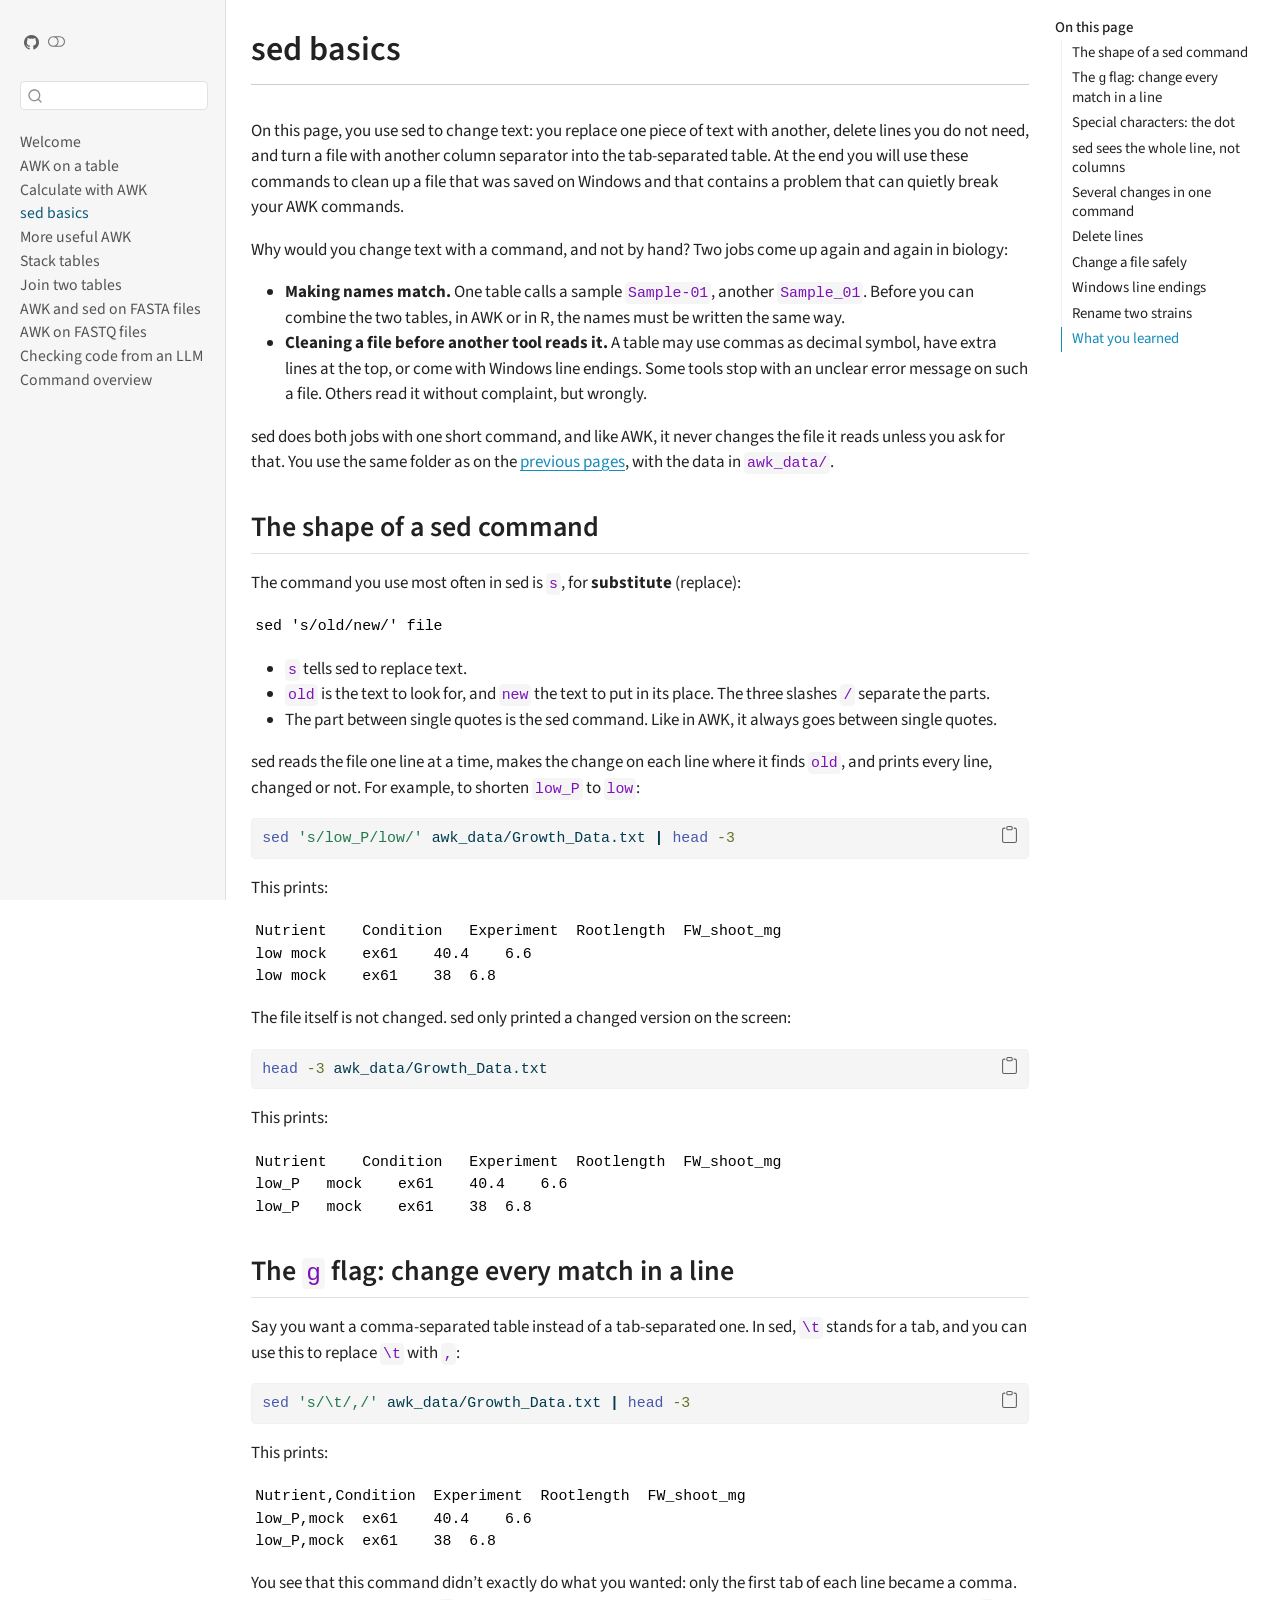
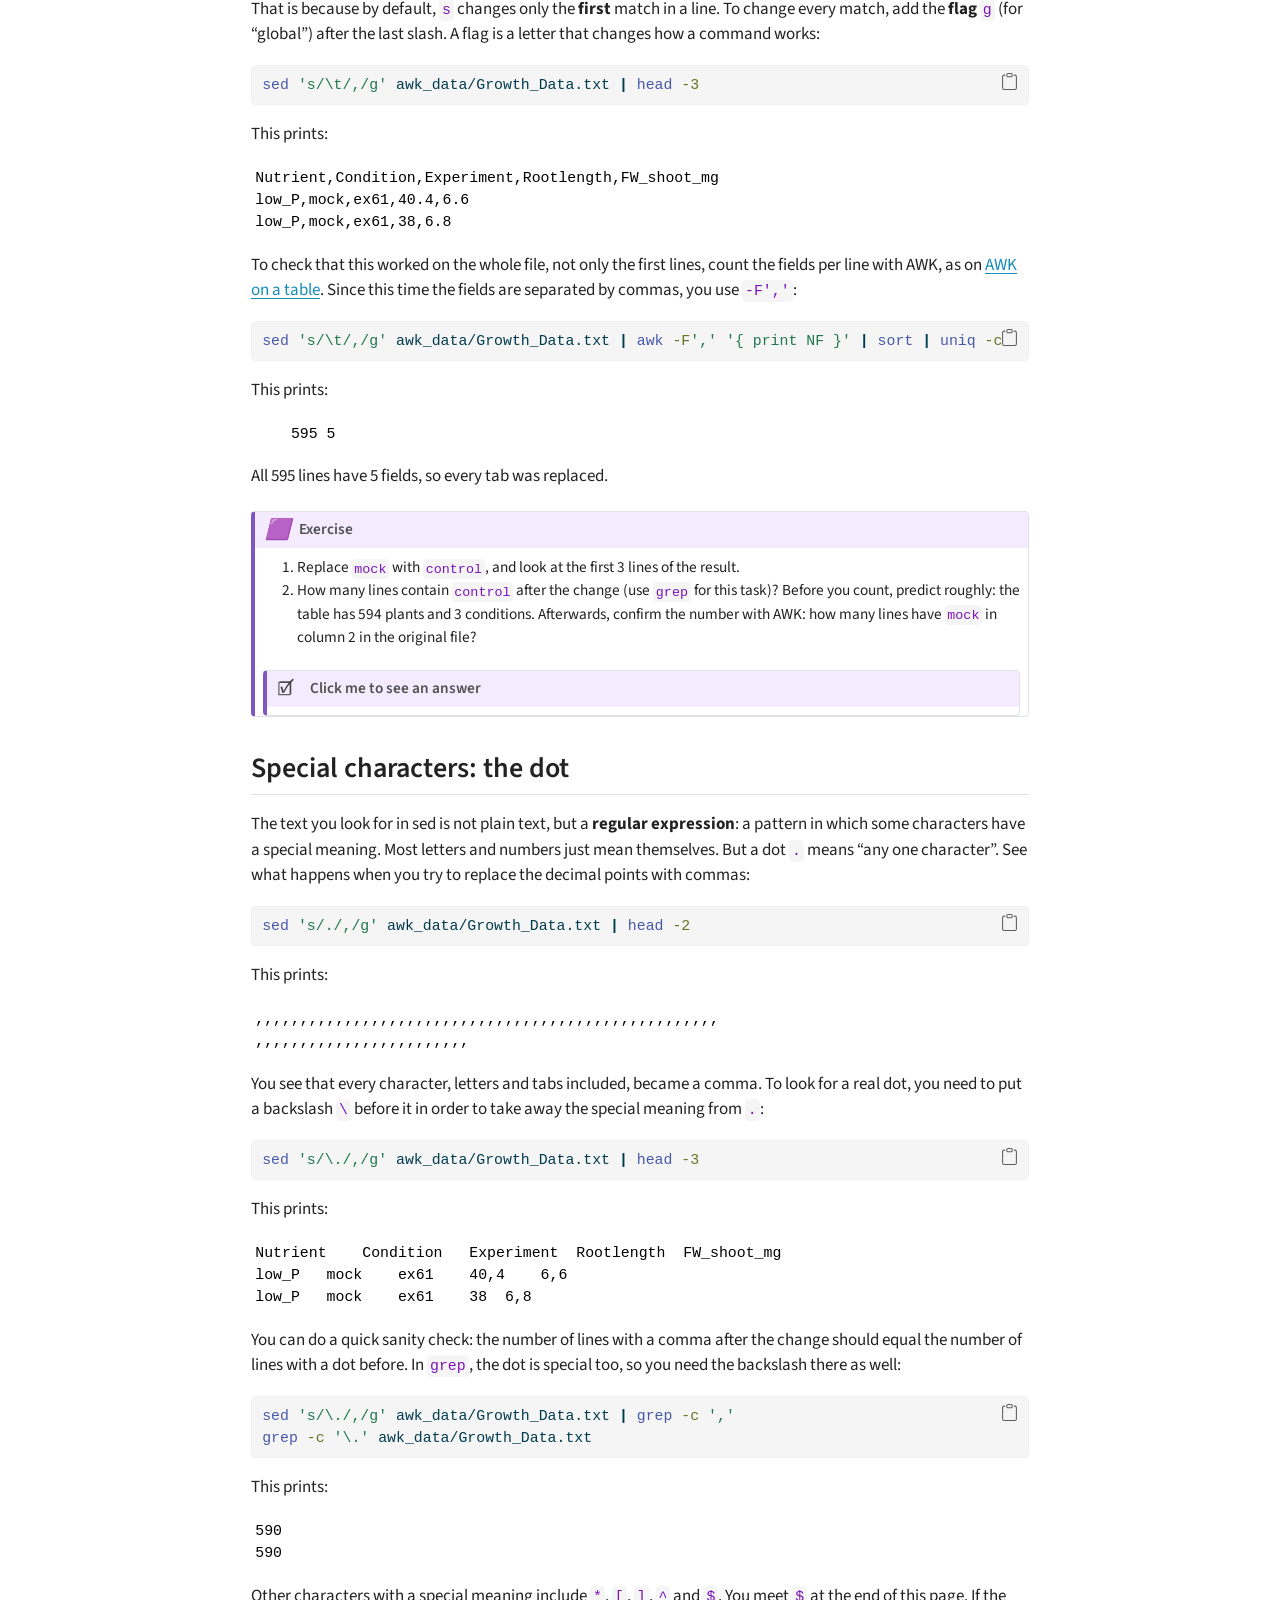
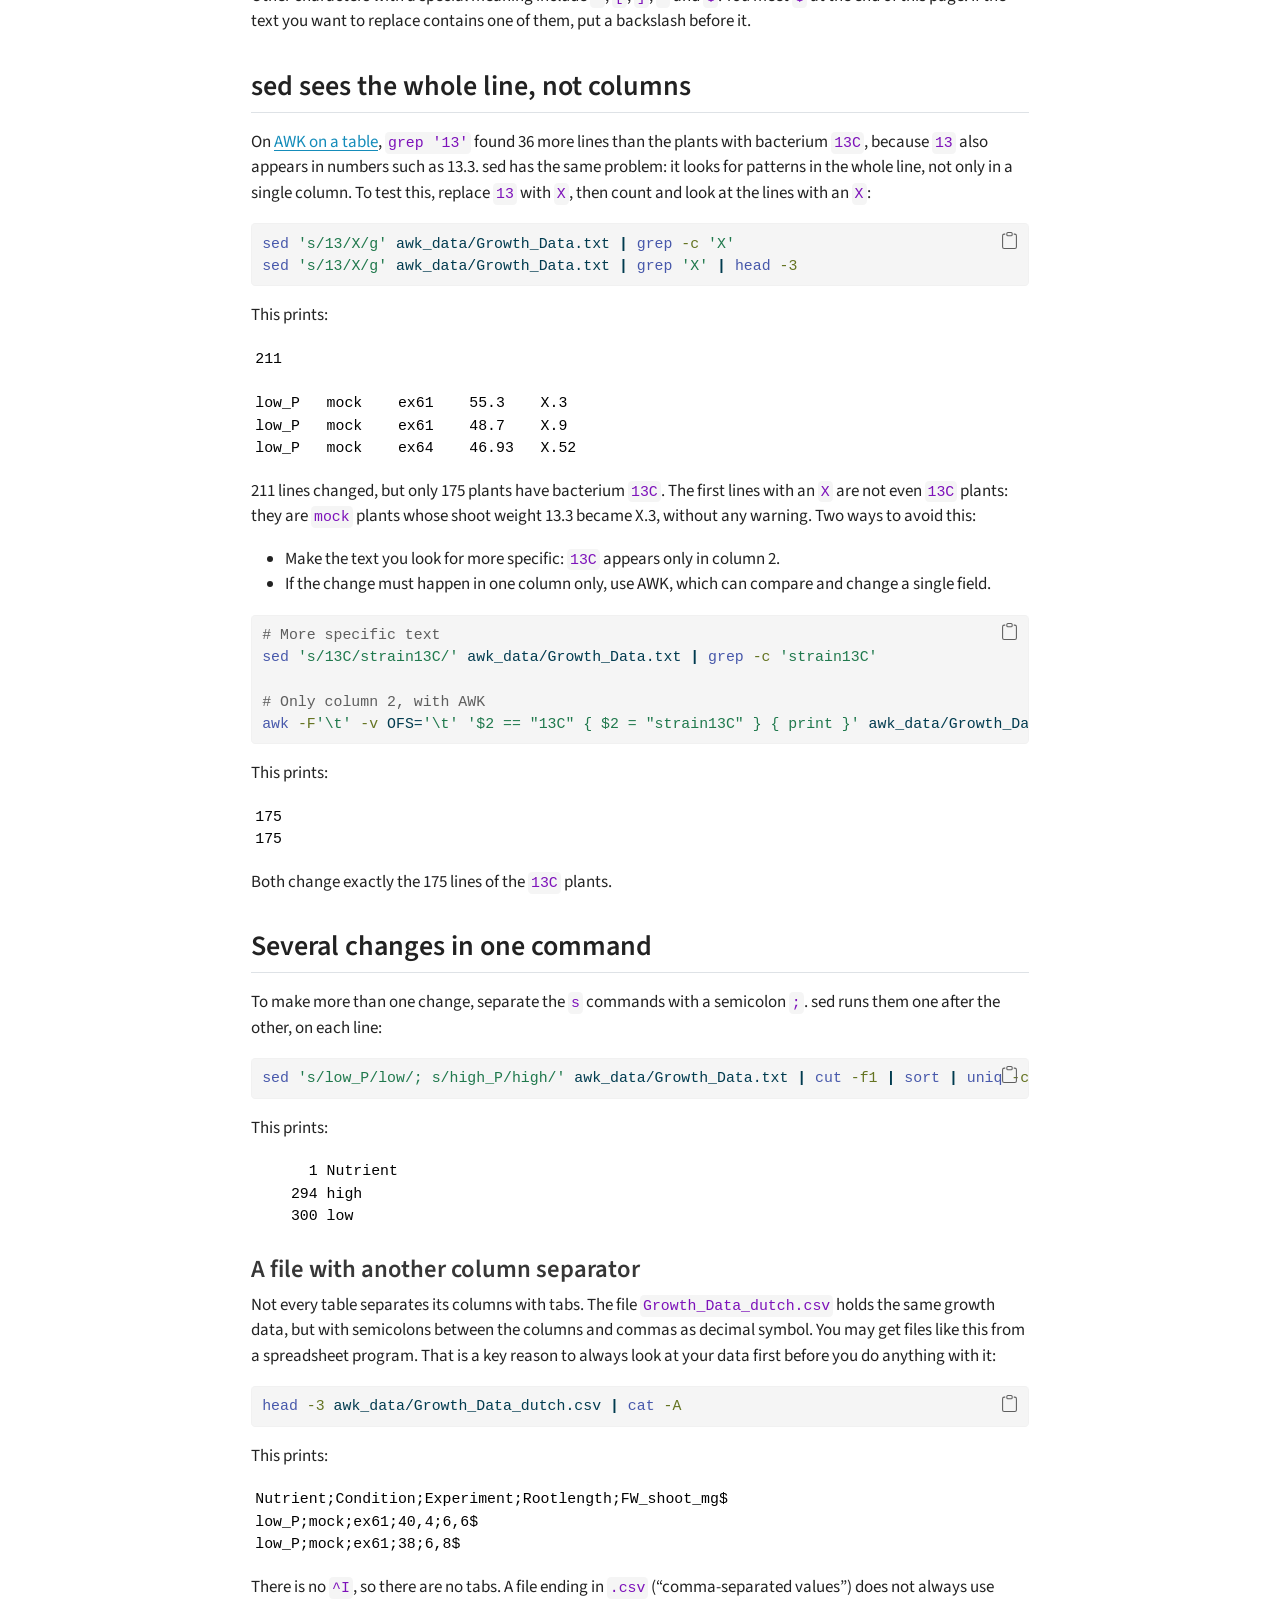
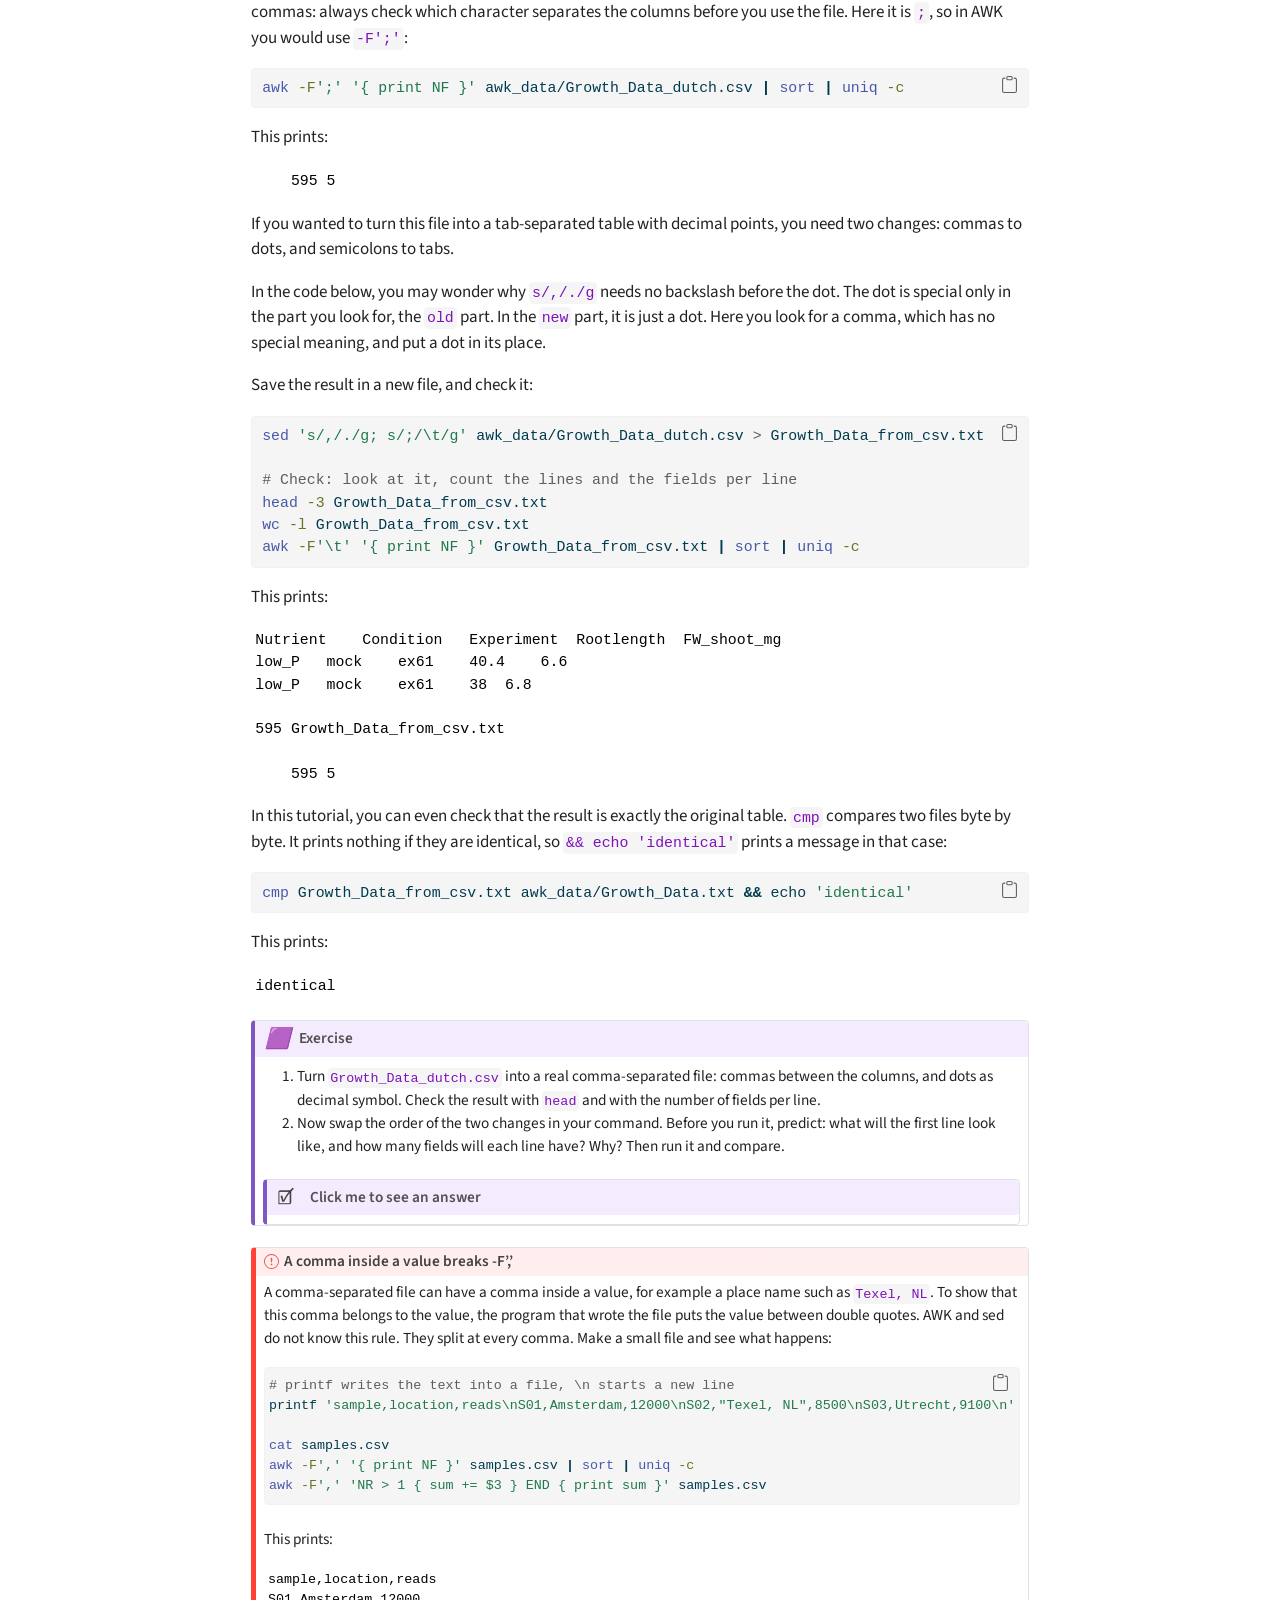
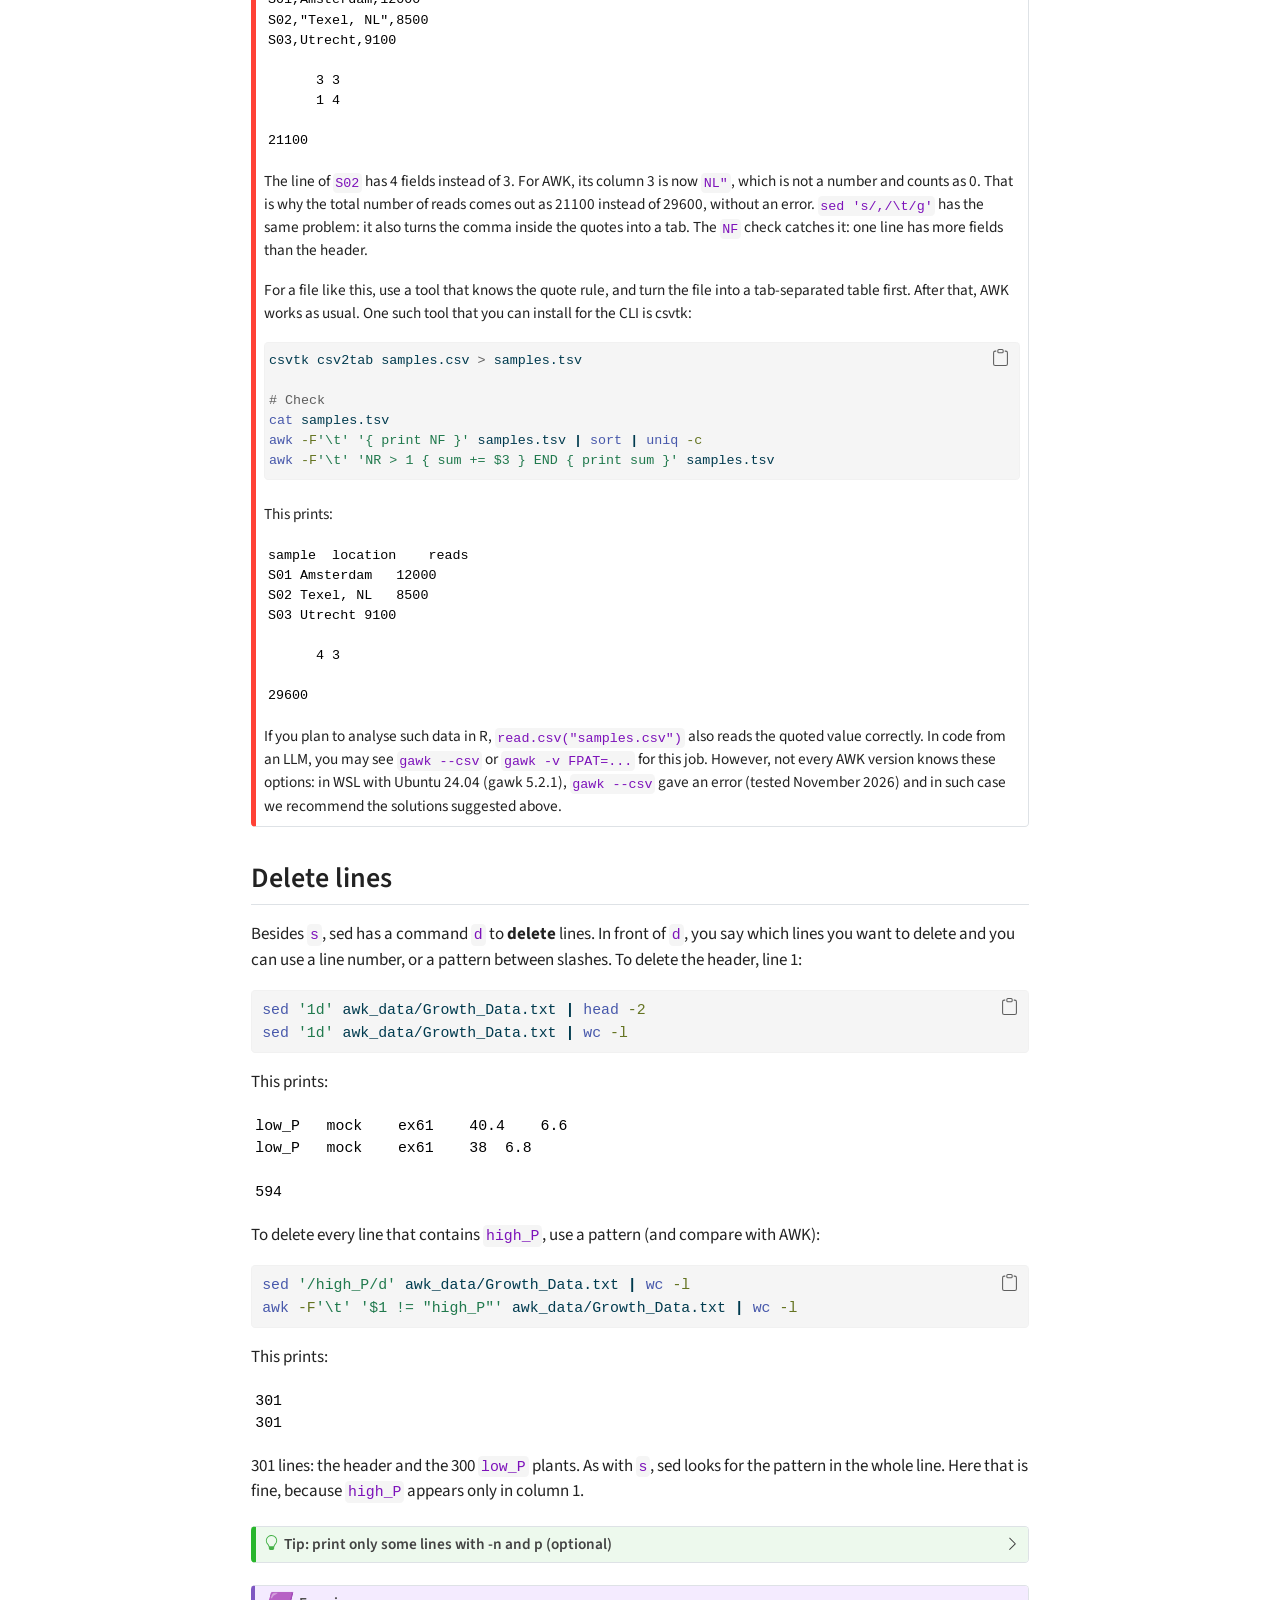
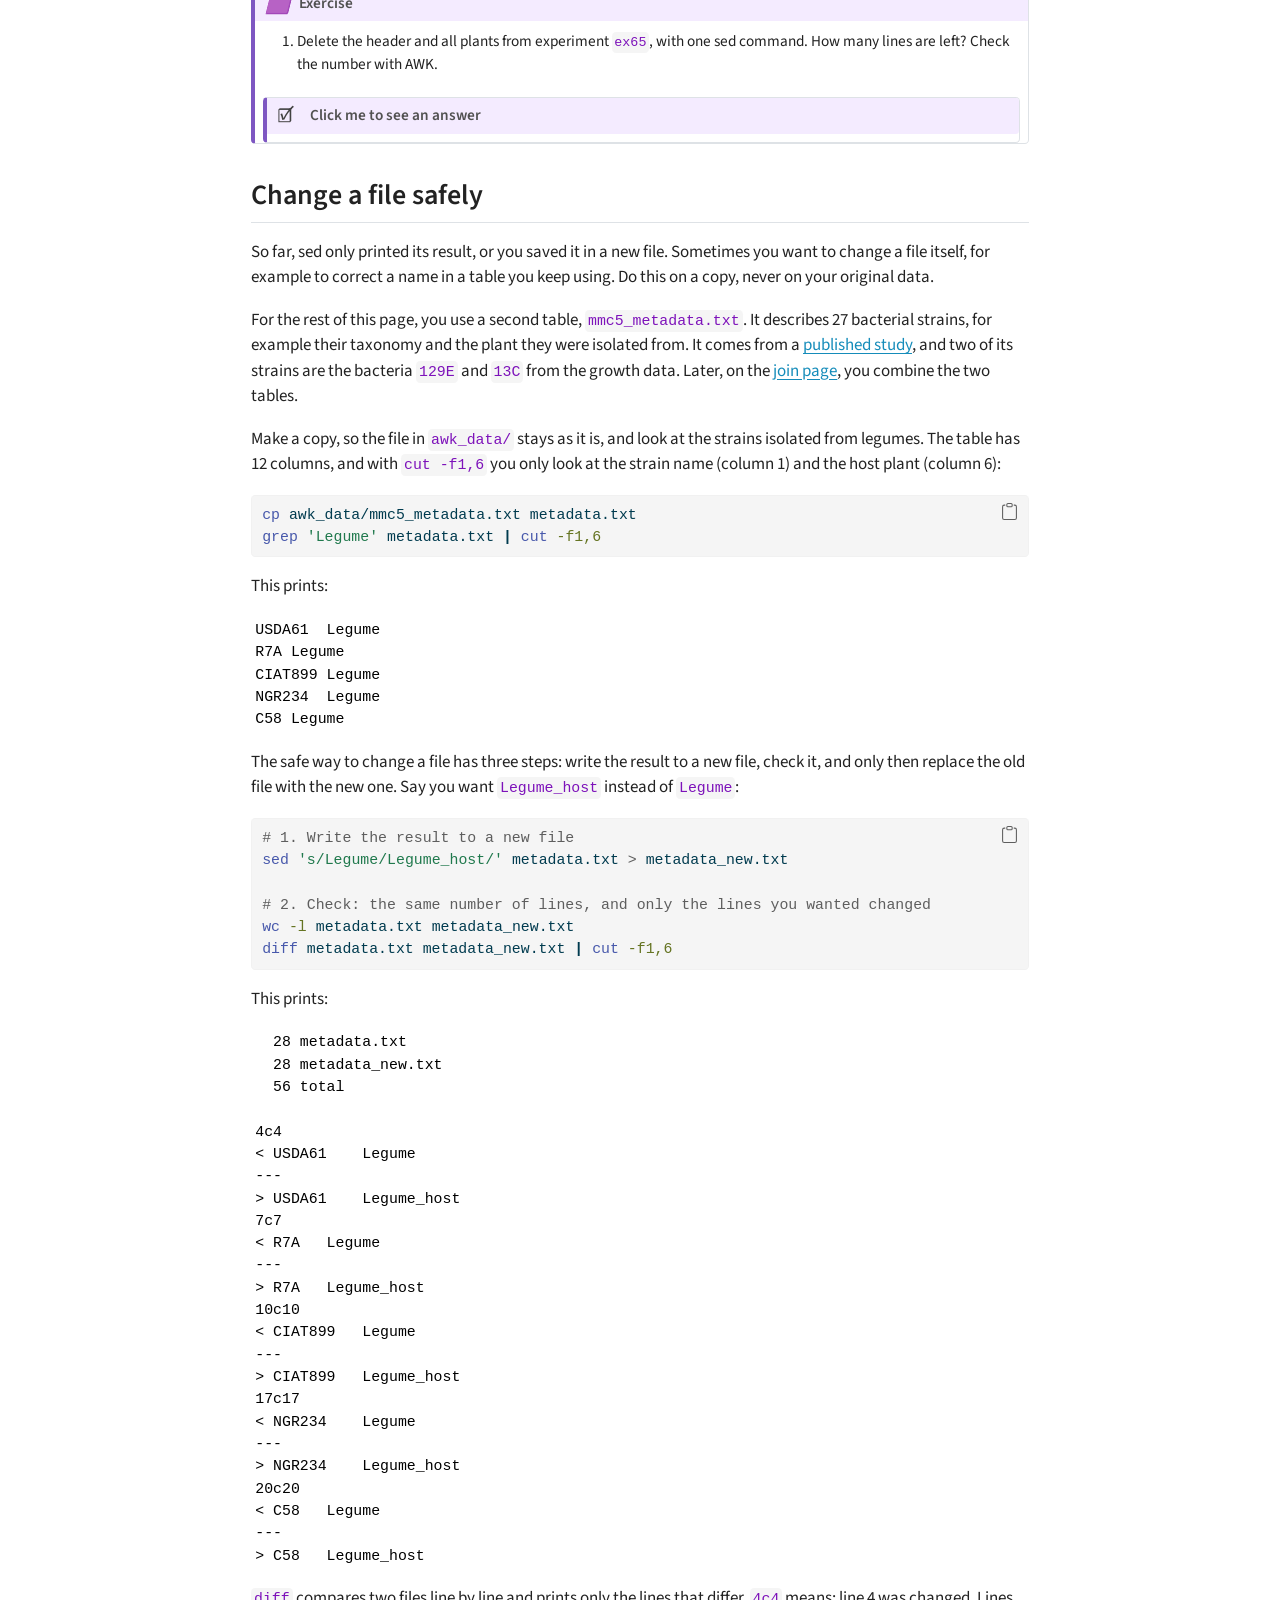
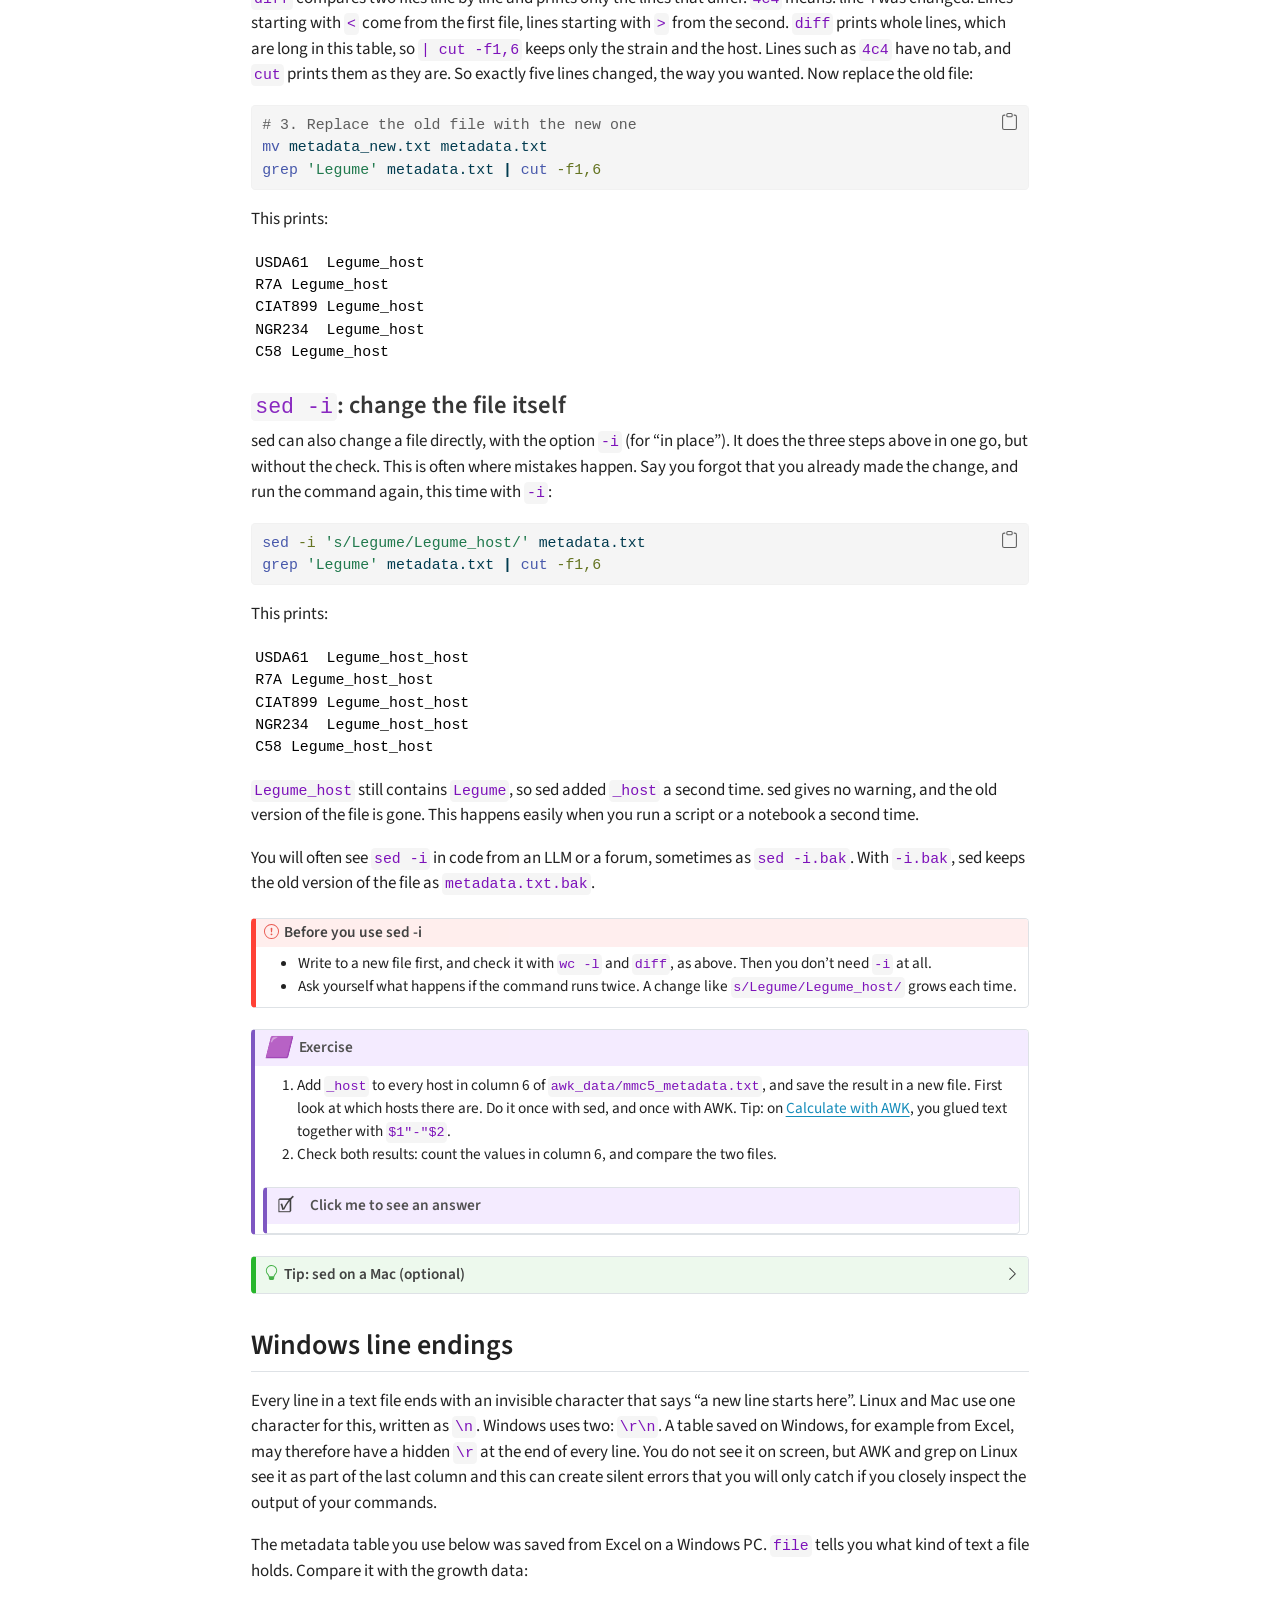
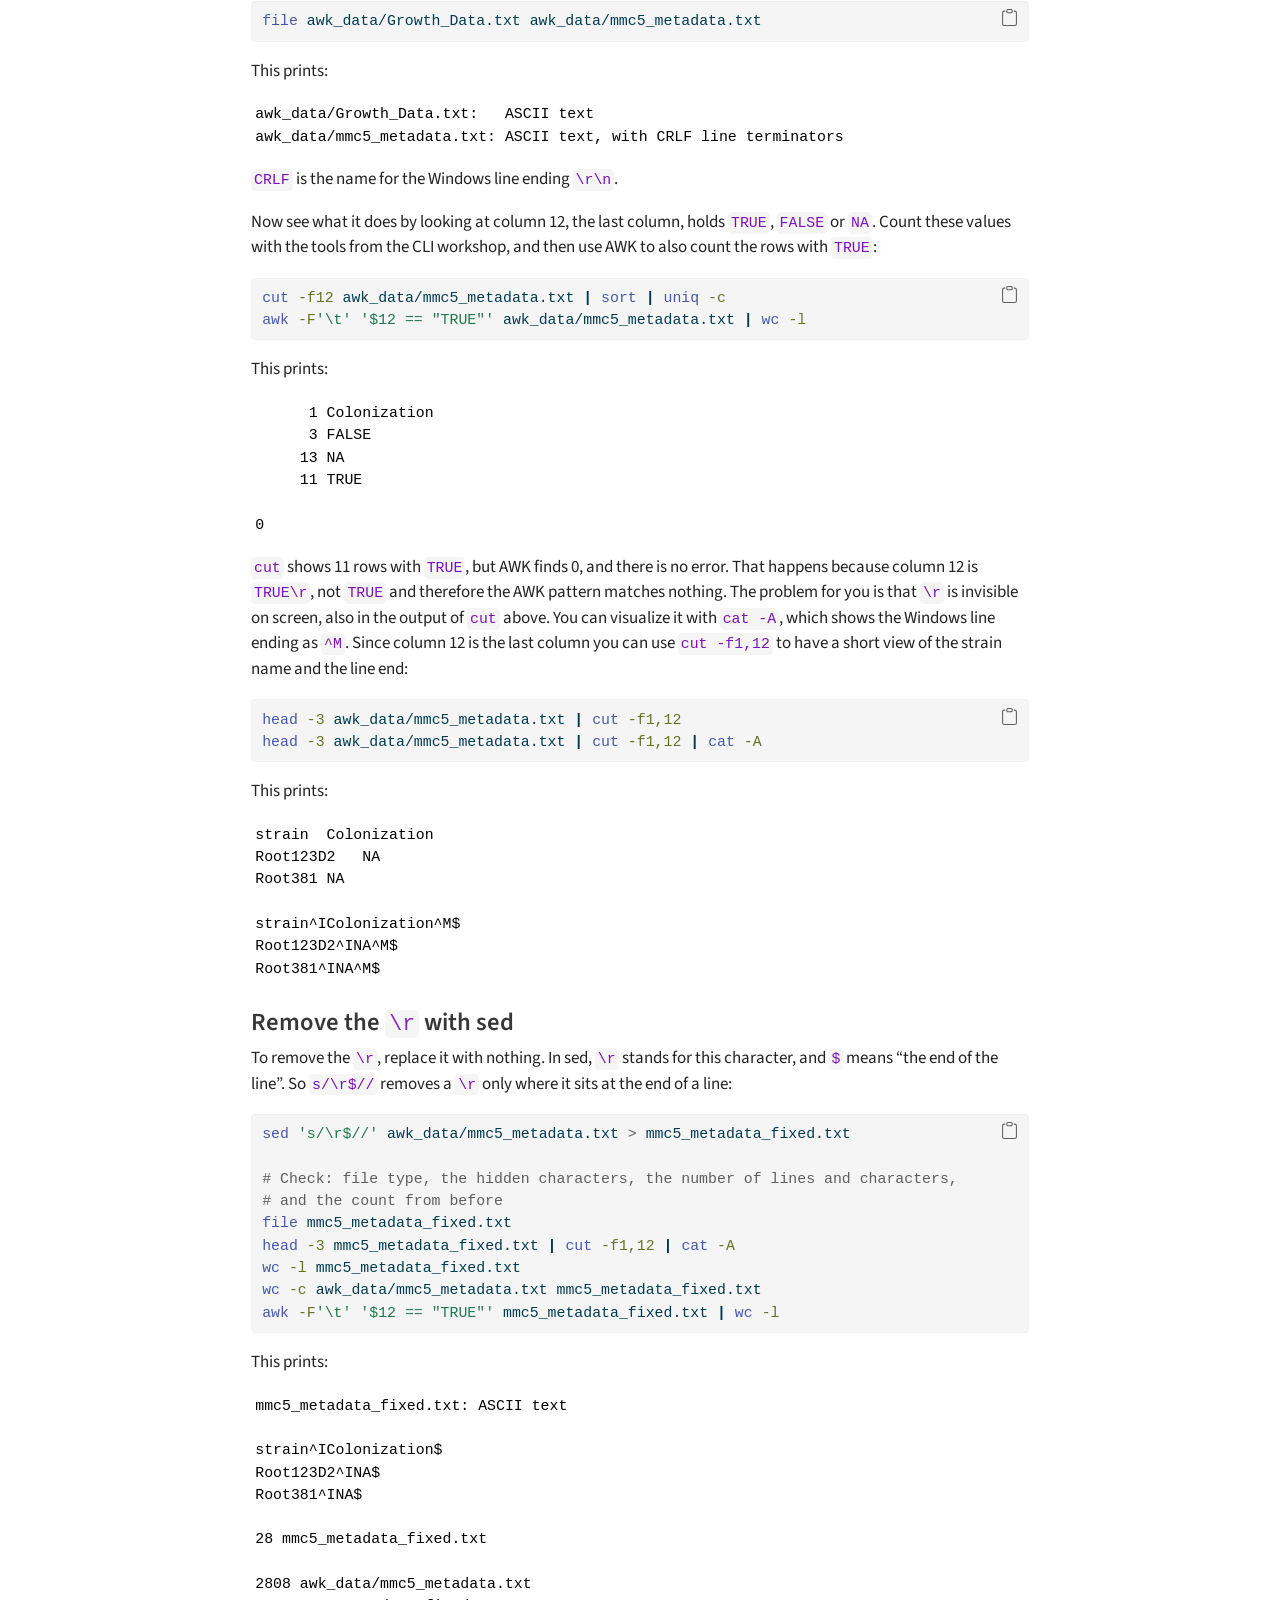
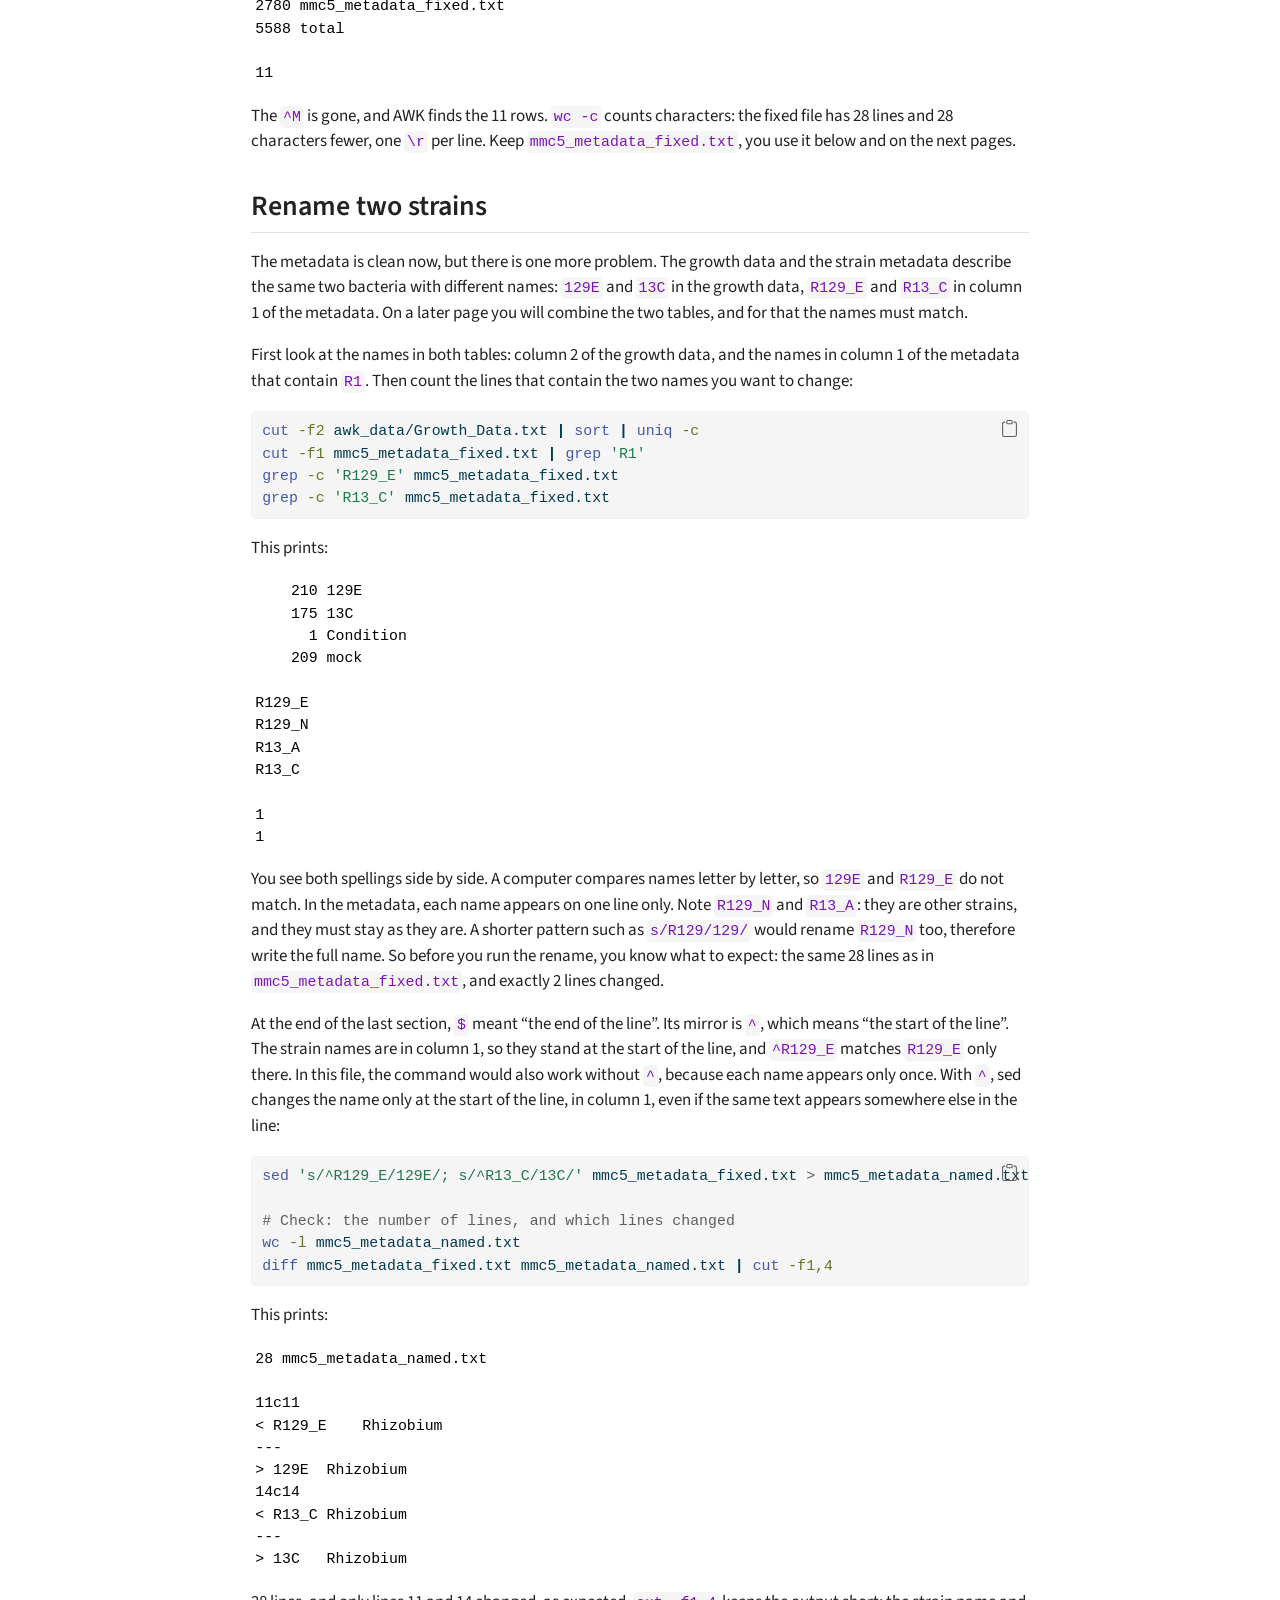
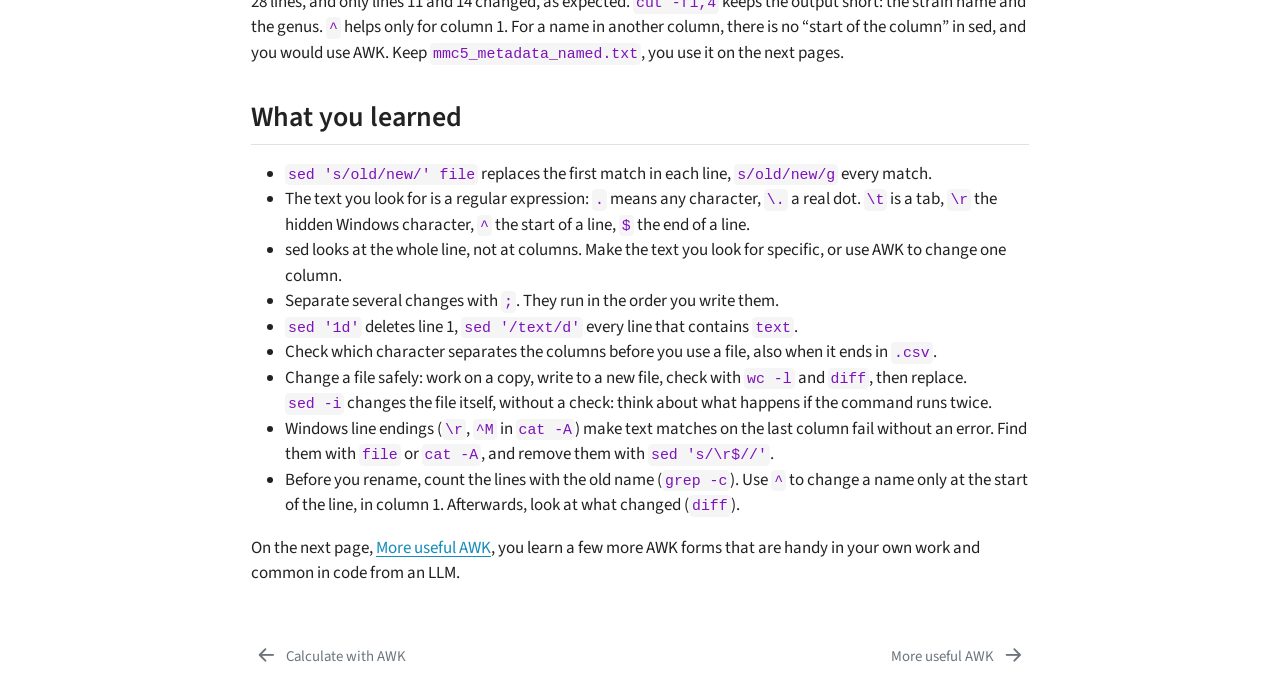
<file: docs/source/sed_basics.html>
<!DOCTYPE html>
<html xmlns="http://www.w3.org/1999/xhtml" lang="en" xml:lang="en"><head>

<meta charset="utf-8">
<meta name="generator" content="quarto-1.8.25">

<meta name="viewport" content="width=device-width, initial-scale=1.0, user-scalable=yes">


<title>sed basics – Working with tables using AWK and sed</title>
<style>
code{white-space: pre-wrap;}
span.smallcaps{font-variant: small-caps;}
div.columns{display: flex; gap: min(4vw, 1.5em);}
div.column{flex: auto; overflow-x: auto;}
div.hanging-indent{margin-left: 1.5em; text-indent: -1.5em;}
ul.task-list{list-style: none;}
ul.task-list li input[type="checkbox"] {
  width: 0.8em;
  margin: 0 0.8em 0.2em -1em; /* quarto-specific, see https://github.com/quarto-dev/quarto-cli/issues/4556 */ 
  vertical-align: middle;
}
/* CSS for syntax highlighting */
html { -webkit-text-size-adjust: 100%; }
pre > code.sourceCode { white-space: pre; position: relative; }
pre > code.sourceCode > span { display: inline-block; line-height: 1.25; }
pre > code.sourceCode > span:empty { height: 1.2em; }
.sourceCode { overflow: visible; }
code.sourceCode > span { color: inherit; text-decoration: inherit; }
div.sourceCode { margin: 1em 0; }
pre.sourceCode { margin: 0; }
@media screen {
div.sourceCode { overflow: auto; }
}
@media print {
pre > code.sourceCode { white-space: pre-wrap; }
pre > code.sourceCode > span { text-indent: -5em; padding-left: 5em; }
}
pre.numberSource code
  { counter-reset: source-line 0; }
pre.numberSource code > span
  { position: relative; left: -4em; counter-increment: source-line; }
pre.numberSource code > span > a:first-child::before
  { content: counter(source-line);
    position: relative; left: -1em; text-align: right; vertical-align: baseline;
    border: none; display: inline-block;
    -webkit-touch-callout: none; -webkit-user-select: none;
    -khtml-user-select: none; -moz-user-select: none;
    -ms-user-select: none; user-select: none;
    padding: 0 4px; width: 4em;
  }
pre.numberSource { margin-left: 3em;  padding-left: 4px; }
div.sourceCode
  {   }
@media screen {
pre > code.sourceCode > span > a:first-child::before { text-decoration: underline; }
}
</style>


<script src="../site_libs/quarto-nav/quarto-nav.js"></script>
<script src="../site_libs/quarto-nav/headroom.min.js"></script>
<script src="../site_libs/clipboard/clipboard.min.js"></script>
<script src="../site_libs/quarto-search/autocomplete.umd.js"></script>
<script src="../site_libs/quarto-search/fuse.min.js"></script>
<script src="../site_libs/quarto-search/quarto-search.js"></script>
<meta name="quarto:offset" content="../">
<link href="../source/awk_more.html" rel="next">
<link href="../source/awk_calc.html" rel="prev">
<script src="../site_libs/quarto-html/quarto.js" type="module"></script>
<script src="../site_libs/quarto-html/tabsets/tabsets.js" type="module"></script>
<script src="../site_libs/quarto-html/axe/axe-check.js" type="module"></script>
<script src="../site_libs/quarto-html/popper.min.js"></script>
<script src="../site_libs/quarto-html/tippy.umd.min.js"></script>
<script src="../site_libs/quarto-html/anchor.min.js"></script>
<link href="../site_libs/quarto-html/tippy.css" rel="stylesheet">
<link href="../site_libs/quarto-html/quarto-syntax-highlighting-7b89279ff1a6dce999919e0e67d4d9ec.css" rel="stylesheet" class="quarto-color-scheme" id="quarto-text-highlighting-styles">
<link href="../site_libs/quarto-html/quarto-syntax-highlighting-dark-707d8167ce6003fca903bfe2be84ab7f.css" rel="stylesheet" class="quarto-color-scheme quarto-color-alternate" id="quarto-text-highlighting-styles">
<link href="../site_libs/quarto-html/quarto-syntax-highlighting-7b89279ff1a6dce999919e0e67d4d9ec.css" rel="stylesheet" class="quarto-color-scheme-extra" id="quarto-text-highlighting-styles">
<script src="../site_libs/bootstrap/bootstrap.min.js"></script>
<link href="../site_libs/bootstrap/bootstrap-icons.css" rel="stylesheet">
<link href="../site_libs/bootstrap/bootstrap-07ba6b261650929f6c0e3bf61f8c80ad.min.css" rel="stylesheet" append-hash="true" class="quarto-color-scheme" id="quarto-bootstrap" data-mode="light">
<link href="../site_libs/bootstrap/bootstrap-dark-5290abd680639bf24a9d861acc7641a1.min.css" rel="stylesheet" append-hash="true" class="quarto-color-scheme quarto-color-alternate" id="quarto-bootstrap" data-mode="dark">
<link href="../site_libs/bootstrap/bootstrap-07ba6b261650929f6c0e3bf61f8c80ad.min.css" rel="stylesheet" append-hash="true" class="quarto-color-scheme-extra" id="quarto-bootstrap" data-mode="light">
<script id="quarto-search-options" type="application/json">{
  "location": "sidebar",
  "copy-button": false,
  "collapse-after": 3,
  "panel-placement": "start",
  "type": "textbox",
  "limit": 50,
  "keyboard-shortcut": [
    "f",
    "/",
    "s"
  ],
  "show-item-context": false,
  "language": {
    "search-no-results-text": "No results",
    "search-matching-documents-text": "matching documents",
    "search-copy-link-title": "Copy link to search",
    "search-hide-matches-text": "Hide additional matches",
    "search-more-match-text": "more match in this document",
    "search-more-matches-text": "more matches in this document",
    "search-clear-button-title": "Clear",
    "search-text-placeholder": "",
    "search-detached-cancel-button-title": "Cancel",
    "search-submit-button-title": "Submit",
    "search-label": "Search"
  }
}</script>


</head>

<body class="nav-sidebar docked quarto-light"><script id="quarto-html-before-body" type="application/javascript">
    const toggleBodyColorMode = (bsSheetEl) => {
      const mode = bsSheetEl.getAttribute("data-mode");
      const bodyEl = window.document.querySelector("body");
      if (mode === "dark") {
        bodyEl.classList.add("quarto-dark");
        bodyEl.classList.remove("quarto-light");
      } else {
        bodyEl.classList.add("quarto-light");
        bodyEl.classList.remove("quarto-dark");
      }
    }
    const toggleBodyColorPrimary = () => {
      const bsSheetEl = window.document.querySelector("link#quarto-bootstrap:not([rel=disabled-stylesheet])");
      if (bsSheetEl) {
        toggleBodyColorMode(bsSheetEl);
      }
    }
    const setColorSchemeToggle = (alternate) => {
      const toggles = window.document.querySelectorAll('.quarto-color-scheme-toggle');
      for (let i=0; i < toggles.length; i++) {
        const toggle = toggles[i];
        if (toggle) {
          if (alternate) {
            toggle.classList.add("alternate");
          } else {
            toggle.classList.remove("alternate");
          }
        }
      }
    };
    const toggleColorMode = (alternate) => {
      // Switch the stylesheets
      const primaryStylesheets = window.document.querySelectorAll('link.quarto-color-scheme:not(.quarto-color-alternate)');
      const alternateStylesheets = window.document.querySelectorAll('link.quarto-color-scheme.quarto-color-alternate');
      manageTransitions('#quarto-margin-sidebar .nav-link', false);
      if (alternate) {
        // note: dark is layered on light, we don't disable primary!
        enableStylesheet(alternateStylesheets);
        for (const sheetNode of alternateStylesheets) {
          if (sheetNode.id === "quarto-bootstrap") {
            toggleBodyColorMode(sheetNode);
          }
        }
      } else {
        disableStylesheet(alternateStylesheets);
        enableStylesheet(primaryStylesheets)
        toggleBodyColorPrimary();
      }
      manageTransitions('#quarto-margin-sidebar .nav-link', true);
      // Switch the toggles
      setColorSchemeToggle(alternate)
      // Hack to workaround the fact that safari doesn't
      // properly recolor the scrollbar when toggling (#1455)
      if (navigator.userAgent.indexOf('Safari') > 0 && navigator.userAgent.indexOf('Chrome') == -1) {
        manageTransitions("body", false);
        window.scrollTo(0, 1);
        setTimeout(() => {
          window.scrollTo(0, 0);
          manageTransitions("body", true);
        }, 40);
      }
    }
    const disableStylesheet = (stylesheets) => {
      for (let i=0; i < stylesheets.length; i++) {
        const stylesheet = stylesheets[i];
        stylesheet.rel = 'disabled-stylesheet';
      }
    }
    const enableStylesheet = (stylesheets) => {
      for (let i=0; i < stylesheets.length; i++) {
        const stylesheet = stylesheets[i];
        if(stylesheet.rel !== 'stylesheet') { // for Chrome, which will still FOUC without this check
          stylesheet.rel = 'stylesheet';
        }
      }
    }
    const manageTransitions = (selector, allowTransitions) => {
      const els = window.document.querySelectorAll(selector);
      for (let i=0; i < els.length; i++) {
        const el = els[i];
        if (allowTransitions) {
          el.classList.remove('notransition');
        } else {
          el.classList.add('notransition');
        }
      }
    }
    const isFileUrl = () => {
      return window.location.protocol === 'file:';
    }
    const hasAlternateSentinel = () => {
      let styleSentinel = getColorSchemeSentinel();
      if (styleSentinel !== null) {
        return styleSentinel === "alternate";
      } else {
        return false;
      }
    }
    const setStyleSentinel = (alternate) => {
      const value = alternate ? "alternate" : "default";
      if (!isFileUrl()) {
        window.localStorage.setItem("quarto-color-scheme", value);
      } else {
        localAlternateSentinel = value;
      }
    }
    const getColorSchemeSentinel = () => {
      if (!isFileUrl()) {
        const storageValue = window.localStorage.getItem("quarto-color-scheme");
        return storageValue != null ? storageValue : localAlternateSentinel;
      } else {
        return localAlternateSentinel;
      }
    }
    const toggleGiscusIfUsed = (isAlternate, darkModeDefault) => {
      const baseTheme = document.querySelector('#giscus-base-theme')?.value ?? 'light';
      const alternateTheme = document.querySelector('#giscus-alt-theme')?.value ?? 'dark';
      let newTheme = '';
      if(authorPrefersDark) {
        newTheme = isAlternate ? baseTheme : alternateTheme;
      } else {
        newTheme = isAlternate ? alternateTheme : baseTheme;
      }
      const changeGiscusTheme = () => {
        // From: https://github.com/giscus/giscus/issues/336
        const sendMessage = (message) => {
          const iframe = document.querySelector('iframe.giscus-frame');
          if (!iframe) return;
          iframe.contentWindow.postMessage({ giscus: message }, 'https://giscus.app');
        }
        sendMessage({
          setConfig: {
            theme: newTheme
          }
        });
      }
      const isGiscussLoaded = window.document.querySelector('iframe.giscus-frame') !== null;
      if (isGiscussLoaded) {
        changeGiscusTheme();
      }
    };
    const authorPrefersDark = false;
    const darkModeDefault = authorPrefersDark;
      document.querySelector('link#quarto-text-highlighting-styles.quarto-color-scheme-extra').rel = 'disabled-stylesheet';
      document.querySelector('link#quarto-bootstrap.quarto-color-scheme-extra').rel = 'disabled-stylesheet';
    let localAlternateSentinel = darkModeDefault ? 'alternate' : 'default';
    // Dark / light mode switch
    window.quartoToggleColorScheme = () => {
      // Read the current dark / light value
      let toAlternate = !hasAlternateSentinel();
      toggleColorMode(toAlternate);
      setStyleSentinel(toAlternate);
      toggleGiscusIfUsed(toAlternate, darkModeDefault);
      window.dispatchEvent(new Event('resize'));
    };
    // Switch to dark mode if need be
    if (hasAlternateSentinel()) {
      toggleColorMode(true);
    } else {
      toggleColorMode(false);
    }
  </script>

<div id="quarto-search-results"></div>
  <header id="quarto-header" class="headroom fixed-top">
  <nav class="quarto-secondary-nav">
    <div class="container-fluid d-flex">
      <button type="button" class="quarto-btn-toggle btn" data-bs-toggle="collapse" role="button" data-bs-target=".quarto-sidebar-collapse-item" aria-controls="quarto-sidebar" aria-expanded="false" aria-label="Toggle sidebar navigation" onclick="if (window.quartoToggleHeadroom) { window.quartoToggleHeadroom(); }">
        <i class="bi bi-layout-text-sidebar-reverse"></i>
      </button>
        <nav class="quarto-page-breadcrumbs" aria-label="breadcrumb"><ol class="breadcrumb"><li class="breadcrumb-item"><a href="../source/sed_basics.html">sed basics</a></li></ol></nav>
        <a class="flex-grow-1" role="navigation" data-bs-toggle="collapse" data-bs-target=".quarto-sidebar-collapse-item" aria-controls="quarto-sidebar" aria-expanded="false" aria-label="Toggle sidebar navigation" onclick="if (window.quartoToggleHeadroom) { window.quartoToggleHeadroom(); }">      
        </a>
      <button type="button" class="btn quarto-search-button" aria-label="Search" onclick="window.quartoOpenSearch();">
        <i class="bi bi-search"></i>
      </button>
    </div>
  </nav>
</header>
<!-- content -->
<div id="quarto-content" class="quarto-container page-columns page-rows-contents page-layout-article">
<!-- sidebar -->
  <nav id="quarto-sidebar" class="sidebar collapse collapse-horizontal quarto-sidebar-collapse-item sidebar-navigation docked overflow-auto">
    <div class="pt-lg-2 mt-2 text-left sidebar-header">
      <a href="../index.html" class="sidebar-logo-link">
      </a>
      <div class="sidebar-tools-main">
    <a href="https://github.com/ndombrowski/AWK_tutorial" title="" class="quarto-navigation-tool px-1" aria-label=""><i class="bi bi-github"></i></a>
  <a href="" class="quarto-color-scheme-toggle quarto-navigation-tool  px-1" onclick="window.quartoToggleColorScheme(); return false;" title="Toggle dark mode"><i class="bi"></i></a>
</div>
      </div>
        <div class="mt-2 flex-shrink-0 align-items-center">
        <div class="sidebar-search">
        <div id="quarto-search" class="" title="Search"></div>
        </div>
        </div>
    <div class="sidebar-menu-container"> 
    <ul class="list-unstyled mt-1">
        <li class="sidebar-item">
  <div class="sidebar-item-container"> 
  <a href="../index.html" class="sidebar-item-text sidebar-link">
 <span class="menu-text">Welcome</span></a>
  </div>
</li>
        <li class="sidebar-item">
  <div class="sidebar-item-container"> 
  <a href="../source/awk_table.html" class="sidebar-item-text sidebar-link">
 <span class="menu-text">AWK on a table</span></a>
  </div>
</li>
        <li class="sidebar-item">
  <div class="sidebar-item-container"> 
  <a href="../source/awk_calc.html" class="sidebar-item-text sidebar-link">
 <span class="menu-text">Calculate with AWK</span></a>
  </div>
</li>
        <li class="sidebar-item">
  <div class="sidebar-item-container"> 
  <a href="../source/sed_basics.html" class="sidebar-item-text sidebar-link active">
 <span class="menu-text">sed basics</span></a>
  </div>
</li>
        <li class="sidebar-item">
  <div class="sidebar-item-container"> 
  <a href="../source/awk_more.html" class="sidebar-item-text sidebar-link">
 <span class="menu-text">More useful AWK</span></a>
  </div>
</li>
        <li class="sidebar-item">
  <div class="sidebar-item-container"> 
  <a href="../source/awk_combine.html" class="sidebar-item-text sidebar-link">
 <span class="menu-text">Stack tables</span></a>
  </div>
</li>
        <li class="sidebar-item">
  <div class="sidebar-item-container"> 
  <a href="../source/awk_join.html" class="sidebar-item-text sidebar-link">
 <span class="menu-text">Join two tables</span></a>
  </div>
</li>
        <li class="sidebar-item">
  <div class="sidebar-item-container"> 
  <a href="../source/awk_fasta.html" class="sidebar-item-text sidebar-link">
 <span class="menu-text">AWK and sed on FASTA files</span></a>
  </div>
</li>
        <li class="sidebar-item">
  <div class="sidebar-item-container"> 
  <a href="../source/awk_fastq.html" class="sidebar-item-text sidebar-link">
 <span class="menu-text">AWK on FASTQ files</span></a>
  </div>
</li>
        <li class="sidebar-item">
  <div class="sidebar-item-container"> 
  <a href="../source/check_llm_code.html" class="sidebar-item-text sidebar-link">
 <span class="menu-text">Checking code from an LLM</span></a>
  </div>
</li>
        <li class="sidebar-item">
  <div class="sidebar-item-container"> 
  <a href="../source/cheat_sheet.html" class="sidebar-item-text sidebar-link">
 <span class="menu-text">Command overview</span></a>
  </div>
</li>
    </ul>
    </div>
</nav>
<div id="quarto-sidebar-glass" class="quarto-sidebar-collapse-item" data-bs-toggle="collapse" data-bs-target=".quarto-sidebar-collapse-item"></div>
<!-- margin-sidebar -->
    <div id="quarto-margin-sidebar" class="sidebar margin-sidebar">
        <nav id="TOC" role="doc-toc" class="toc-active">
    <h2 id="toc-title">On this page</h2>
   
  <ul>
  <li><a href="#the-shape-of-a-sed-command" id="toc-the-shape-of-a-sed-command" class="nav-link active" data-scroll-target="#the-shape-of-a-sed-command">The shape of a sed command</a></li>
  <li><a href="#the-g-flag-change-every-match-in-a-line" id="toc-the-g-flag-change-every-match-in-a-line" class="nav-link" data-scroll-target="#the-g-flag-change-every-match-in-a-line">The <code>g</code> flag: change every match in a line</a></li>
  <li><a href="#special-characters-the-dot" id="toc-special-characters-the-dot" class="nav-link" data-scroll-target="#special-characters-the-dot">Special characters: the dot</a></li>
  <li><a href="#sed-sees-the-whole-line-not-columns" id="toc-sed-sees-the-whole-line-not-columns" class="nav-link" data-scroll-target="#sed-sees-the-whole-line-not-columns">sed sees the whole line, not columns</a></li>
  <li><a href="#several-changes-in-one-command" id="toc-several-changes-in-one-command" class="nav-link" data-scroll-target="#several-changes-in-one-command">Several changes in one command</a>
  <ul class="collapse">
  <li><a href="#a-file-with-another-column-separator" id="toc-a-file-with-another-column-separator" class="nav-link" data-scroll-target="#a-file-with-another-column-separator">A file with another column separator</a></li>
  </ul></li>
  <li><a href="#delete-lines" id="toc-delete-lines" class="nav-link" data-scroll-target="#delete-lines">Delete lines</a></li>
  <li><a href="#change-a-file-safely" id="toc-change-a-file-safely" class="nav-link" data-scroll-target="#change-a-file-safely">Change a file safely</a>
  <ul class="collapse">
  <li><a href="#sed--i-change-the-file-itself" id="toc-sed--i-change-the-file-itself" class="nav-link" data-scroll-target="#sed--i-change-the-file-itself"><code>sed -i</code>: change the file itself</a></li>
  </ul></li>
  <li><a href="#windows-line-endings" id="toc-windows-line-endings" class="nav-link" data-scroll-target="#windows-line-endings">Windows line endings</a>
  <ul class="collapse">
  <li><a href="#remove-the-r-with-sed" id="toc-remove-the-r-with-sed" class="nav-link" data-scroll-target="#remove-the-r-with-sed">Remove the <code>\r</code> with sed</a></li>
  </ul></li>
  <li><a href="#rename-two-strains" id="toc-rename-two-strains" class="nav-link" data-scroll-target="#rename-two-strains">Rename two strains</a></li>
  <li><a href="#what-you-learned" id="toc-what-you-learned" class="nav-link" data-scroll-target="#what-you-learned">What you learned</a></li>
  </ul>
</nav>
    </div>
<!-- main -->
<main class="content" id="quarto-document-content">


<header id="title-block-header" class="quarto-title-block default">
<div class="quarto-title">
<h1 class="title">sed basics</h1>
</div>



<div class="quarto-title-meta">

    
  
    
  </div>
  


</header>


<p>On this page, you use sed to change text: you replace one piece of text with another, delete lines you do not need, and turn a file with another column separator into the tab-separated table. At the end you will use these commands to clean up a file that was saved on Windows and that contains a problem that can quietly break your AWK commands.</p>
<p>Why would you change text with a command, and not by hand? Two jobs come up again and again in biology:</p>
<ul>
<li><strong>Making names match.</strong> One table calls a sample <code>Sample-01</code>, another <code>Sample_01</code>. Before you can combine the two tables, in AWK or in R, the names must be written the same way.</li>
<li><strong>Cleaning a file before another tool reads it.</strong> A table may use commas as decimal symbol, have extra lines at the top, or come with Windows line endings. Some tools stop with an unclear error message on such a file. Others read it without complaint, but wrongly.</li>
</ul>
<p>sed does both jobs with one short command, and like AWK, it never changes the file it reads unless you ask for that. You use the same folder as on the <a href="../source/awk_table.html">previous pages</a>, with the data in <code>awk_data/</code>.</p>
<section id="the-shape-of-a-sed-command" class="level2">
<h2 class="anchored" data-anchor-id="the-shape-of-a-sed-command">The shape of a sed command</h2>
<p>The command you use most often in sed is <code>s</code>, for <strong>substitute</strong> (replace):</p>
<pre><code>sed 's/old/new/' file</code></pre>
<ul>
<li><code>s</code> tells sed to replace text.</li>
<li><code>old</code> is the text to look for, and <code>new</code> the text to put in its place. The three slashes <code>/</code> separate the parts.</li>
<li>The part between single quotes is the sed command. Like in AWK, it always goes between single quotes.</li>
</ul>
<p>sed reads the file one line at a time, makes the change on each line where it finds <code>old</code>, and prints every line, changed or not. For example, to shorten <code>low_P</code> to <code>low</code>:</p>
<div class="cell">
<div class="code-copy-outer-scaffold"><div class="sourceCode cell-code" id="cb2"><pre class="sourceCode bash code-with-copy"><code class="sourceCode bash"><span id="cb2-1"><a href="#cb2-1" aria-hidden="true" tabindex="-1"></a><span class="fu">sed</span> <span class="st">'s/low_P/low/'</span> awk_data/Growth_Data.txt <span class="kw">|</span> <span class="fu">head</span> <span class="at">-3</span></span></code></pre></div><button title="Copy to Clipboard" class="code-copy-button"><i class="bi"></i></button></div>
</div>
<p>This prints:</p>
<pre><code>Nutrient    Condition   Experiment  Rootlength  FW_shoot_mg
low mock    ex61    40.4    6.6
low mock    ex61    38  6.8</code></pre>
<p>The file itself is not changed. sed only printed a changed version on the screen:</p>
<div class="cell">
<div class="code-copy-outer-scaffold"><div class="sourceCode cell-code" id="cb4"><pre class="sourceCode bash code-with-copy"><code class="sourceCode bash"><span id="cb4-1"><a href="#cb4-1" aria-hidden="true" tabindex="-1"></a><span class="fu">head</span> <span class="at">-3</span> awk_data/Growth_Data.txt</span></code></pre></div><button title="Copy to Clipboard" class="code-copy-button"><i class="bi"></i></button></div>
</div>
<p>This prints:</p>
<pre><code>Nutrient    Condition   Experiment  Rootlength  FW_shoot_mg
low_P   mock    ex61    40.4    6.6
low_P   mock    ex61    38  6.8</code></pre>
</section>
<section id="the-g-flag-change-every-match-in-a-line" class="level2">
<h2 class="anchored" data-anchor-id="the-g-flag-change-every-match-in-a-line">The <code>g</code> flag: change every match in a line</h2>
<p>Say you want a comma-separated table instead of a tab-separated one. In sed, <code>\t</code> stands for a tab, and you can use this to replace <code>\t</code> with <code>,</code>:</p>
<div class="cell">
<div class="code-copy-outer-scaffold"><div class="sourceCode cell-code" id="cb6"><pre class="sourceCode bash code-with-copy"><code class="sourceCode bash"><span id="cb6-1"><a href="#cb6-1" aria-hidden="true" tabindex="-1"></a><span class="fu">sed</span> <span class="st">'s/\t/,/'</span> awk_data/Growth_Data.txt <span class="kw">|</span> <span class="fu">head</span> <span class="at">-3</span></span></code></pre></div><button title="Copy to Clipboard" class="code-copy-button"><i class="bi"></i></button></div>
</div>
<p>This prints:</p>
<pre><code>Nutrient,Condition  Experiment  Rootlength  FW_shoot_mg
low_P,mock  ex61    40.4    6.6
low_P,mock  ex61    38  6.8</code></pre>
<p>You see that this command didn’t exactly do what you wanted: only the first tab of each line became a comma. That is because by default, <code>s</code> changes only the <strong>first</strong> match in a line. To change every match, add the <strong>flag</strong> <code>g</code> (for “global”) after the last slash. A flag is a letter that changes how a command works:</p>
<div class="cell">
<div class="code-copy-outer-scaffold"><div class="sourceCode cell-code" id="cb8"><pre class="sourceCode bash code-with-copy"><code class="sourceCode bash"><span id="cb8-1"><a href="#cb8-1" aria-hidden="true" tabindex="-1"></a><span class="fu">sed</span> <span class="st">'s/\t/,/g'</span> awk_data/Growth_Data.txt <span class="kw">|</span> <span class="fu">head</span> <span class="at">-3</span></span></code></pre></div><button title="Copy to Clipboard" class="code-copy-button"><i class="bi"></i></button></div>
</div>
<p>This prints:</p>
<pre><code>Nutrient,Condition,Experiment,Rootlength,FW_shoot_mg
low_P,mock,ex61,40.4,6.6
low_P,mock,ex61,38,6.8</code></pre>
<p>To check that this worked on the whole file, not only the first lines, count the fields per line with AWK, as on <a href="../source/awk_table.html#nf-work-with-the-number-of-fields">AWK on a table</a>. Since this time the fields are separated by commas, you use <code>-F','</code>:</p>
<div class="cell">
<div class="code-copy-outer-scaffold"><div class="sourceCode cell-code" id="cb10"><pre class="sourceCode bash code-with-copy"><code class="sourceCode bash"><span id="cb10-1"><a href="#cb10-1" aria-hidden="true" tabindex="-1"></a><span class="fu">sed</span> <span class="st">'s/\t/,/g'</span> awk_data/Growth_Data.txt <span class="kw">|</span> <span class="fu">awk</span> <span class="at">-F</span><span class="st">','</span> <span class="st">'{ print NF }'</span> <span class="kw">|</span> <span class="fu">sort</span> <span class="kw">|</span> <span class="fu">uniq</span> <span class="at">-c</span></span></code></pre></div><button title="Copy to Clipboard" class="code-copy-button"><i class="bi"></i></button></div>
</div>
<p>This prints:</p>
<pre><code>    595 5</code></pre>
<p>All 595 lines have 5 fields, so every tab was replaced.</p>
<div class="callout callout-style-default callout-question callout-titled" title="Exercise">
<div class="callout-header d-flex align-content-center" data-bs-toggle="collapse" data-bs-target=".callout-2-contents" aria-controls="callout-2" aria-expanded="true" aria-label="Toggle callout">
<div class="callout-icon-container">
<i class="callout-icon"></i>
</div>
<div class="callout-title-container flex-fill">
<span class="screen-reader-only">Question</span>Exercise
</div>
<div class="callout-btn-toggle d-inline-block border-0 py-1 ps-1 pe-0 float-end"><i class="callout-toggle"></i></div>
</div>
<div id="callout-2" class="callout-2-contents callout-collapse collapse show">
<div class="callout-body-container callout-body">
<ol type="1">
<li>Replace <code>mock</code> with <code>control</code>, and look at the first 3 lines of the result.</li>
<li>How many lines contain <code>control</code> after the change (use <code>grep</code> for this task)? Before you count, predict roughly: the table has 594 plants and 3 conditions. Afterwards, confirm the number with AWK: how many lines have <code>mock</code> in column 2 in the original file?</li>
</ol>
<div class="callout callout-style-default callout-answer callout-titled" title="Click me to see an answer">
<div class="callout-header d-flex align-content-center collapsed" data-bs-toggle="collapse" data-bs-target=".callout-1-contents" aria-controls="callout-1" aria-expanded="false" aria-label="Toggle callout">
<div class="callout-icon-container">
<i class="callout-icon"></i>
</div>
<div class="callout-title-container flex-fill">
<span class="screen-reader-only">Answer</span>Click me to see an answer
</div>
<div class="callout-btn-toggle d-inline-block border-0 py-1 ps-1 pe-0 float-end"><i class="callout-toggle"></i></div>
</div>
<div id="callout-1" class="callout-1-contents callout-collapse collapse">
<div class="callout-body-container callout-body">
<div class="cell">
<div class="code-copy-outer-scaffold"><div class="sourceCode cell-code" id="cb12"><pre class="sourceCode bash code-with-copy"><code class="sourceCode bash"><span id="cb12-1"><a href="#cb12-1" aria-hidden="true" tabindex="-1"></a><span class="co"># 1. Replace and look</span></span>
<span id="cb12-2"><a href="#cb12-2" aria-hidden="true" tabindex="-1"></a><span class="fu">sed</span> <span class="st">'s/mock/control/'</span> awk_data/Growth_Data.txt <span class="kw">|</span> <span class="fu">head</span> <span class="at">-3</span></span>
<span id="cb12-3"><a href="#cb12-3" aria-hidden="true" tabindex="-1"></a></span>
<span id="cb12-4"><a href="#cb12-4" aria-hidden="true" tabindex="-1"></a><span class="co"># 2. Count after the change, and check with awk on the original file</span></span>
<span id="cb12-5"><a href="#cb12-5" aria-hidden="true" tabindex="-1"></a><span class="fu">sed</span> <span class="st">'s/mock/control/'</span> awk_data/Growth_Data.txt <span class="kw">|</span> <span class="fu">grep</span> <span class="at">-c</span> <span class="st">'control'</span></span>
<span id="cb12-6"><a href="#cb12-6" aria-hidden="true" tabindex="-1"></a><span class="fu">awk</span> <span class="at">-F</span><span class="st">'\t'</span> <span class="st">'$2 == "mock"'</span> awk_data/Growth_Data.txt <span class="kw">|</span> <span class="fu">wc</span> <span class="at">-l</span></span></code></pre></div><button title="Copy to Clipboard" class="code-copy-button"><i class="bi"></i></button></div>
</div>
<p>This prints:</p>
<pre><code>Nutrient    Condition   Experiment  Rootlength  FW_shoot_mg
low_P   control ex61    40.4    6.6
low_P   control ex61    38  6.8

209

209</code></pre>
<p>594 / 3 gives about 198, so 209 is close to what you expect. Both commands give 209, so sed changed exactly the 209 <code>mock</code> plants. <code>mock</code> appears at most once per line, so you do not need the <code>g</code> flag here.</p>
</div>
</div>
</div>
</div>
</div>
</div>
</section>
<section id="special-characters-the-dot" class="level2">
<h2 class="anchored" data-anchor-id="special-characters-the-dot">Special characters: the dot</h2>
<p>The text you look for in sed is not plain text, but a <strong>regular expression</strong>: a pattern in which some characters have a special meaning. Most letters and numbers just mean themselves. But a dot <code>.</code> means “any one character”. See what happens when you try to replace the decimal points with commas:</p>
<div class="cell">
<div class="code-copy-outer-scaffold"><div class="sourceCode cell-code" id="cb14"><pre class="sourceCode bash code-with-copy"><code class="sourceCode bash"><span id="cb14-1"><a href="#cb14-1" aria-hidden="true" tabindex="-1"></a><span class="fu">sed</span> <span class="st">'s/./,/g'</span> awk_data/Growth_Data.txt <span class="kw">|</span> <span class="fu">head</span> <span class="at">-2</span></span></code></pre></div><button title="Copy to Clipboard" class="code-copy-button"><i class="bi"></i></button></div>
</div>
<p>This prints:</p>
<pre><code>,,,,,,,,,,,,,,,,,,,,,,,,,,,,,,,,,,,,,,,,,,,,,,,,,,,,
,,,,,,,,,,,,,,,,,,,,,,,,</code></pre>
<p>You see that every character, letters and tabs included, became a comma. To look for a real dot, you need to put a backslash <code>\</code> before it in order to take away the special meaning from <code>.</code>:</p>
<div class="cell">
<div class="code-copy-outer-scaffold"><div class="sourceCode cell-code" id="cb16"><pre class="sourceCode bash code-with-copy"><code class="sourceCode bash"><span id="cb16-1"><a href="#cb16-1" aria-hidden="true" tabindex="-1"></a><span class="fu">sed</span> <span class="st">'s/\./,/g'</span> awk_data/Growth_Data.txt <span class="kw">|</span> <span class="fu">head</span> <span class="at">-3</span></span></code></pre></div><button title="Copy to Clipboard" class="code-copy-button"><i class="bi"></i></button></div>
</div>
<p>This prints:</p>
<pre><code>Nutrient    Condition   Experiment  Rootlength  FW_shoot_mg
low_P   mock    ex61    40,4    6,6
low_P   mock    ex61    38  6,8</code></pre>
<p>You can do a quick sanity check: the number of lines with a comma after the change should equal the number of lines with a dot before. In <code>grep</code>, the dot is special too, so you need the backslash there as well:</p>
<div class="cell">
<div class="code-copy-outer-scaffold"><div class="sourceCode cell-code" id="cb18"><pre class="sourceCode bash code-with-copy"><code class="sourceCode bash"><span id="cb18-1"><a href="#cb18-1" aria-hidden="true" tabindex="-1"></a><span class="fu">sed</span> <span class="st">'s/\./,/g'</span> awk_data/Growth_Data.txt <span class="kw">|</span> <span class="fu">grep</span> <span class="at">-c</span> <span class="st">','</span></span>
<span id="cb18-2"><a href="#cb18-2" aria-hidden="true" tabindex="-1"></a><span class="fu">grep</span> <span class="at">-c</span> <span class="st">'\.'</span> awk_data/Growth_Data.txt</span></code></pre></div><button title="Copy to Clipboard" class="code-copy-button"><i class="bi"></i></button></div>
</div>
<p>This prints:</p>
<pre><code>590
590</code></pre>
<p>Other characters with a special meaning include <code>*</code>, <code>[</code>, <code>]</code>, <code>^</code> and <code>$</code>. You meet <code>$</code> at the end of this page. If the text you want to replace contains one of them, put a backslash before it.</p>
</section>
<section id="sed-sees-the-whole-line-not-columns" class="level2">
<h2 class="anchored" data-anchor-id="sed-sees-the-whole-line-not-columns">sed sees the whole line, not columns</h2>
<p>On <a href="../source/awk_table.html#why-not-use-grep">AWK on a table</a>, <code>grep '13'</code> found 36 more lines than the plants with bacterium <code>13C</code>, because <code>13</code> also appears in numbers such as 13.3. sed has the same problem: it looks for patterns in the whole line, not only in a single column. To test this, replace <code>13</code> with <code>X</code>, then count and look at the lines with an <code>X</code>:</p>
<div class="cell">
<div class="code-copy-outer-scaffold"><div class="sourceCode cell-code" id="cb20"><pre class="sourceCode bash code-with-copy"><code class="sourceCode bash"><span id="cb20-1"><a href="#cb20-1" aria-hidden="true" tabindex="-1"></a><span class="fu">sed</span> <span class="st">'s/13/X/g'</span> awk_data/Growth_Data.txt <span class="kw">|</span> <span class="fu">grep</span> <span class="at">-c</span> <span class="st">'X'</span></span>
<span id="cb20-2"><a href="#cb20-2" aria-hidden="true" tabindex="-1"></a><span class="fu">sed</span> <span class="st">'s/13/X/g'</span> awk_data/Growth_Data.txt <span class="kw">|</span> <span class="fu">grep</span> <span class="st">'X'</span> <span class="kw">|</span> <span class="fu">head</span> <span class="at">-3</span></span></code></pre></div><button title="Copy to Clipboard" class="code-copy-button"><i class="bi"></i></button></div>
</div>
<p>This prints:</p>
<pre><code>211

low_P   mock    ex61    55.3    X.3
low_P   mock    ex61    48.7    X.9
low_P   mock    ex64    46.93   X.52</code></pre>
<p>211 lines changed, but only 175 plants have bacterium <code>13C</code>. The first lines with an <code>X</code> are not even <code>13C</code> plants: they are <code>mock</code> plants whose shoot weight 13.3 became X.3, without any warning. Two ways to avoid this:</p>
<ul>
<li>Make the text you look for more specific: <code>13C</code> appears only in column 2.</li>
<li>If the change must happen in one column only, use AWK, which can compare and change a single field.</li>
</ul>
<div class="cell">
<div class="code-copy-outer-scaffold"><div class="sourceCode cell-code" id="cb22"><pre class="sourceCode bash code-with-copy"><code class="sourceCode bash"><span id="cb22-1"><a href="#cb22-1" aria-hidden="true" tabindex="-1"></a><span class="co"># More specific text</span></span>
<span id="cb22-2"><a href="#cb22-2" aria-hidden="true" tabindex="-1"></a><span class="fu">sed</span> <span class="st">'s/13C/strain13C/'</span> awk_data/Growth_Data.txt <span class="kw">|</span> <span class="fu">grep</span> <span class="at">-c</span> <span class="st">'strain13C'</span></span>
<span id="cb22-3"><a href="#cb22-3" aria-hidden="true" tabindex="-1"></a></span>
<span id="cb22-4"><a href="#cb22-4" aria-hidden="true" tabindex="-1"></a><span class="co"># Only column 2, with AWK</span></span>
<span id="cb22-5"><a href="#cb22-5" aria-hidden="true" tabindex="-1"></a><span class="fu">awk</span> <span class="at">-F</span><span class="st">'\t'</span> <span class="at">-v</span> OFS=<span class="st">'\t'</span> <span class="st">'$2 == "13C" { $2 = "strain13C" } { print }'</span> awk_data/Growth_Data.txt <span class="kw">|</span> <span class="fu">grep</span> <span class="at">-c</span> <span class="st">'strain13C'</span></span></code></pre></div><button title="Copy to Clipboard" class="code-copy-button"><i class="bi"></i></button></div>
</div>
<p>This prints:</p>
<pre><code>175
175</code></pre>
<p>Both change exactly the 175 lines of the <code>13C</code> plants.</p>
</section>
<section id="several-changes-in-one-command" class="level2">
<h2 class="anchored" data-anchor-id="several-changes-in-one-command">Several changes in one command</h2>
<p>To make more than one change, separate the <code>s</code> commands with a semicolon <code>;</code>. sed runs them one after the other, on each line:</p>
<div class="cell">
<div class="code-copy-outer-scaffold"><div class="sourceCode cell-code" id="cb24"><pre class="sourceCode bash code-with-copy"><code class="sourceCode bash"><span id="cb24-1"><a href="#cb24-1" aria-hidden="true" tabindex="-1"></a><span class="fu">sed</span> <span class="st">'s/low_P/low/; s/high_P/high/'</span> awk_data/Growth_Data.txt <span class="kw">|</span> <span class="fu">cut</span> <span class="at">-f1</span> <span class="kw">|</span> <span class="fu">sort</span> <span class="kw">|</span> <span class="fu">uniq</span> <span class="at">-c</span></span></code></pre></div><button title="Copy to Clipboard" class="code-copy-button"><i class="bi"></i></button></div>
</div>
<p>This prints:</p>
<pre><code>      1 Nutrient
    294 high
    300 low</code></pre>
<section id="a-file-with-another-column-separator" class="level3">
<h3 class="anchored" data-anchor-id="a-file-with-another-column-separator">A file with another column separator</h3>
<p>Not every table separates its columns with tabs. The file <code>Growth_Data_dutch.csv</code> holds the same growth data, but with semicolons between the columns and commas as decimal symbol. You may get files like this from a spreadsheet program. That is a key reason to always look at your data first before you do anything with it:</p>
<div class="cell">
<div class="code-copy-outer-scaffold"><div class="sourceCode cell-code" id="cb26"><pre class="sourceCode bash code-with-copy"><code class="sourceCode bash"><span id="cb26-1"><a href="#cb26-1" aria-hidden="true" tabindex="-1"></a><span class="fu">head</span> <span class="at">-3</span> awk_data/Growth_Data_dutch.csv <span class="kw">|</span> <span class="fu">cat</span> <span class="at">-A</span></span></code></pre></div><button title="Copy to Clipboard" class="code-copy-button"><i class="bi"></i></button></div>
</div>
<p>This prints:</p>
<pre><code>Nutrient;Condition;Experiment;Rootlength;FW_shoot_mg$
low_P;mock;ex61;40,4;6,6$
low_P;mock;ex61;38;6,8$</code></pre>
<p>There is no <code>^I</code>, so there are no tabs. A file ending in <code>.csv</code> (“comma-separated values”) does not always use commas: always check which character separates the columns before you use the file. Here it is <code>;</code>, so in AWK you would use <code>-F';'</code>:</p>
<div class="cell">
<div class="code-copy-outer-scaffold"><div class="sourceCode cell-code" id="cb28"><pre class="sourceCode bash code-with-copy"><code class="sourceCode bash"><span id="cb28-1"><a href="#cb28-1" aria-hidden="true" tabindex="-1"></a><span class="fu">awk</span> <span class="at">-F</span><span class="st">';'</span> <span class="st">'{ print NF }'</span> awk_data/Growth_Data_dutch.csv <span class="kw">|</span> <span class="fu">sort</span> <span class="kw">|</span> <span class="fu">uniq</span> <span class="at">-c</span></span></code></pre></div><button title="Copy to Clipboard" class="code-copy-button"><i class="bi"></i></button></div>
</div>
<p>This prints:</p>
<pre><code>    595 5</code></pre>
<p>If you wanted to turn this file into a tab-separated table with decimal points, you need two changes: commas to dots, and semicolons to tabs.</p>
<p>In the code below, you may wonder why <code>s/,/./g</code> needs no backslash before the dot. The dot is special only in the part you look for, the <code>old</code> part. In the <code>new</code> part, it is just a dot. Here you look for a comma, which has no special meaning, and put a dot in its place.</p>
<p>Save the result in a new file, and check it:</p>
<div class="cell">
<div class="code-copy-outer-scaffold"><div class="sourceCode cell-code" id="cb30"><pre class="sourceCode bash code-with-copy"><code class="sourceCode bash"><span id="cb30-1"><a href="#cb30-1" aria-hidden="true" tabindex="-1"></a><span class="fu">sed</span> <span class="st">'s/,/./g; s/;/\t/g'</span> awk_data/Growth_Data_dutch.csv <span class="op">&gt;</span> Growth_Data_from_csv.txt</span>
<span id="cb30-2"><a href="#cb30-2" aria-hidden="true" tabindex="-1"></a></span>
<span id="cb30-3"><a href="#cb30-3" aria-hidden="true" tabindex="-1"></a><span class="co"># Check: look at it, count the lines and the fields per line</span></span>
<span id="cb30-4"><a href="#cb30-4" aria-hidden="true" tabindex="-1"></a><span class="fu">head</span> <span class="at">-3</span> Growth_Data_from_csv.txt</span>
<span id="cb30-5"><a href="#cb30-5" aria-hidden="true" tabindex="-1"></a><span class="fu">wc</span> <span class="at">-l</span> Growth_Data_from_csv.txt</span>
<span id="cb30-6"><a href="#cb30-6" aria-hidden="true" tabindex="-1"></a><span class="fu">awk</span> <span class="at">-F</span><span class="st">'\t'</span> <span class="st">'{ print NF }'</span> Growth_Data_from_csv.txt <span class="kw">|</span> <span class="fu">sort</span> <span class="kw">|</span> <span class="fu">uniq</span> <span class="at">-c</span></span></code></pre></div><button title="Copy to Clipboard" class="code-copy-button"><i class="bi"></i></button></div>
</div>
<p>This prints:</p>
<pre><code>Nutrient    Condition   Experiment  Rootlength  FW_shoot_mg
low_P   mock    ex61    40.4    6.6
low_P   mock    ex61    38  6.8

595 Growth_Data_from_csv.txt

    595 5</code></pre>
<p>In this tutorial, you can even check that the result is exactly the original table. <code>cmp</code> compares two files byte by byte. It prints nothing if they are identical, so <code>&amp;&amp; echo 'identical'</code> prints a message in that case:</p>
<div class="cell">
<div class="code-copy-outer-scaffold"><div class="sourceCode cell-code" id="cb32"><pre class="sourceCode bash code-with-copy"><code class="sourceCode bash"><span id="cb32-1"><a href="#cb32-1" aria-hidden="true" tabindex="-1"></a><span class="fu">cmp</span> Growth_Data_from_csv.txt awk_data/Growth_Data.txt <span class="kw">&amp;&amp;</span> <span class="bu">echo</span> <span class="st">'identical'</span></span></code></pre></div><button title="Copy to Clipboard" class="code-copy-button"><i class="bi"></i></button></div>
</div>
<p>This prints:</p>
<pre><code>identical</code></pre>
<div class="callout callout-style-default callout-question callout-titled" title="Exercise">
<div class="callout-header d-flex align-content-center" data-bs-toggle="collapse" data-bs-target=".callout-4-contents" aria-controls="callout-4" aria-expanded="true" aria-label="Toggle callout">
<div class="callout-icon-container">
<i class="callout-icon"></i>
</div>
<div class="callout-title-container flex-fill">
<span class="screen-reader-only">Question</span>Exercise
</div>
<div class="callout-btn-toggle d-inline-block border-0 py-1 ps-1 pe-0 float-end"><i class="callout-toggle"></i></div>
</div>
<div id="callout-4" class="callout-4-contents callout-collapse collapse show">
<div class="callout-body-container callout-body">
<ol type="1">
<li>Turn <code>Growth_Data_dutch.csv</code> into a real comma-separated file: commas between the columns, and dots as decimal symbol. Check the result with <code>head</code> and with the number of fields per line.</li>
<li>Now swap the order of the two changes in your command. Before you run it, predict: what will the first line look like, and how many fields will each line have? Why? Then run it and compare.</li>
</ol>
<div class="callout callout-style-default callout-answer callout-titled" title="Click me to see an answer">
<div class="callout-header d-flex align-content-center collapsed" data-bs-toggle="collapse" data-bs-target=".callout-3-contents" aria-controls="callout-3" aria-expanded="false" aria-label="Toggle callout">
<div class="callout-icon-container">
<i class="callout-icon"></i>
</div>
<div class="callout-title-container flex-fill">
<span class="screen-reader-only">Answer</span>Click me to see an answer
</div>
<div class="callout-btn-toggle d-inline-block border-0 py-1 ps-1 pe-0 float-end"><i class="callout-toggle"></i></div>
</div>
<div id="callout-3" class="callout-3-contents callout-collapse collapse">
<div class="callout-body-container callout-body">
<div class="cell">
<div class="code-copy-outer-scaffold"><div class="sourceCode cell-code" id="cb34"><pre class="sourceCode bash code-with-copy"><code class="sourceCode bash"><span id="cb34-1"><a href="#cb34-1" aria-hidden="true" tabindex="-1"></a><span class="co"># 1. First the decimal commas to dots, then the semicolons to commas</span></span>
<span id="cb34-2"><a href="#cb34-2" aria-hidden="true" tabindex="-1"></a><span class="fu">sed</span> <span class="st">'s/,/./g; s/;/,/g'</span> awk_data/Growth_Data_dutch.csv <span class="kw">|</span> <span class="fu">head</span> <span class="at">-3</span></span>
<span id="cb34-3"><a href="#cb34-3" aria-hidden="true" tabindex="-1"></a><span class="fu">sed</span> <span class="st">'s/,/./g; s/;/,/g'</span> awk_data/Growth_Data_dutch.csv <span class="kw">|</span> <span class="fu">awk</span> <span class="at">-F</span><span class="st">','</span> <span class="st">'{ print NF }'</span> <span class="kw">|</span> <span class="fu">sort</span> <span class="kw">|</span> <span class="fu">uniq</span> <span class="at">-c</span></span>
<span id="cb34-4"><a href="#cb34-4" aria-hidden="true" tabindex="-1"></a></span>
<span id="cb34-5"><a href="#cb34-5" aria-hidden="true" tabindex="-1"></a><span class="co"># 2. The other order</span></span>
<span id="cb34-6"><a href="#cb34-6" aria-hidden="true" tabindex="-1"></a><span class="fu">sed</span> <span class="st">'s/;/,/g; s/,/./g'</span> awk_data/Growth_Data_dutch.csv <span class="kw">|</span> <span class="fu">head</span> <span class="at">-3</span></span>
<span id="cb34-7"><a href="#cb34-7" aria-hidden="true" tabindex="-1"></a><span class="fu">sed</span> <span class="st">'s/;/,/g; s/,/./g'</span> awk_data/Growth_Data_dutch.csv <span class="kw">|</span> <span class="fu">awk</span> <span class="at">-F</span><span class="st">','</span> <span class="st">'{ print NF }'</span> <span class="kw">|</span> <span class="fu">sort</span> <span class="kw">|</span> <span class="fu">uniq</span> <span class="at">-c</span></span></code></pre></div><button title="Copy to Clipboard" class="code-copy-button"><i class="bi"></i></button></div>
</div>
<p>This prints:</p>
<pre><code>Nutrient,Condition,Experiment,Rootlength,FW_shoot_mg
low_P,mock,ex61,40.4,6.6
low_P,mock,ex61,38,6.8
    595 5

Nutrient.Condition.Experiment.Rootlength.FW_shoot_mg
low_P.mock.ex61.40.4.6.6
low_P.mock.ex61.38.6.8
    595 1</code></pre>
<p>In the second command, sed first turns the semicolons into commas. The second change then turns <strong>all</strong> commas into dots, the new column separators included. Each line is now one single field. sed runs the changes in the order you write them, and each change works on the result of the one before.</p>
</div>
</div>
</div>
</div>
</div>
</div>
<div class="callout callout-style-default callout-important callout-titled" title="A comma inside a value breaks -F','">
<div class="callout-header d-flex align-content-center">
<div class="callout-icon-container">
<i class="callout-icon"></i>
</div>
<div class="callout-title-container flex-fill">
<span class="screen-reader-only">Important</span>A comma inside a value breaks -F’,’
</div>
</div>
<div class="callout-body-container callout-body">
<p>A comma-separated file can have a comma inside a value, for example a place name such as <code>Texel, NL</code>. To show that this comma belongs to the value, the program that wrote the file puts the value between double quotes. AWK and sed do not know this rule. They split at every comma. Make a small file and see what happens:</p>
<div class="cell">
<div class="code-copy-outer-scaffold"><div class="sourceCode cell-code" id="cb36"><pre class="sourceCode bash code-with-copy"><code class="sourceCode bash"><span id="cb36-1"><a href="#cb36-1" aria-hidden="true" tabindex="-1"></a><span class="co"># printf writes the text into a file, \n starts a new line</span></span>
<span id="cb36-2"><a href="#cb36-2" aria-hidden="true" tabindex="-1"></a><span class="bu">printf</span> <span class="st">'sample,location,reads\nS01,Amsterdam,12000\nS02,"Texel, NL",8500\nS03,Utrecht,9100\n'</span> <span class="op">&gt;</span> samples.csv</span>
<span id="cb36-3"><a href="#cb36-3" aria-hidden="true" tabindex="-1"></a></span>
<span id="cb36-4"><a href="#cb36-4" aria-hidden="true" tabindex="-1"></a><span class="fu">cat</span> samples.csv</span>
<span id="cb36-5"><a href="#cb36-5" aria-hidden="true" tabindex="-1"></a><span class="fu">awk</span> <span class="at">-F</span><span class="st">','</span> <span class="st">'{ print NF }'</span> samples.csv <span class="kw">|</span> <span class="fu">sort</span> <span class="kw">|</span> <span class="fu">uniq</span> <span class="at">-c</span></span>
<span id="cb36-6"><a href="#cb36-6" aria-hidden="true" tabindex="-1"></a><span class="fu">awk</span> <span class="at">-F</span><span class="st">','</span> <span class="st">'NR &gt; 1 { sum += $3 } END { print sum }'</span> samples.csv</span></code></pre></div><button title="Copy to Clipboard" class="code-copy-button"><i class="bi"></i></button></div>
</div>
<p>This prints:</p>
<pre><code>sample,location,reads
S01,Amsterdam,12000
S02,"Texel, NL",8500
S03,Utrecht,9100

      3 3
      1 4

21100</code></pre>
<p>The line of <code>S02</code> has 4 fields instead of 3. For AWK, its column 3 is now <code>NL"</code>, which is not a number and counts as 0. That is why the total number of reads comes out as 21100 instead of 29600, without an error. <code>sed 's/,/\t/g'</code> has the same problem: it also turns the comma inside the quotes into a tab. The <code>NF</code> check catches it: one line has more fields than the header.</p>
<p>For a file like this, use a tool that knows the quote rule, and turn the file into a tab-separated table first. After that, AWK works as usual. One such tool that you can install for the CLI is csvtk:</p>
<div class="cell">
<div class="code-copy-outer-scaffold"><div class="sourceCode cell-code" id="cb38"><pre class="sourceCode bash code-with-copy"><code class="sourceCode bash"><span id="cb38-1"><a href="#cb38-1" aria-hidden="true" tabindex="-1"></a><span class="ex">csvtk</span> csv2tab samples.csv <span class="op">&gt;</span> samples.tsv</span>
<span id="cb38-2"><a href="#cb38-2" aria-hidden="true" tabindex="-1"></a></span>
<span id="cb38-3"><a href="#cb38-3" aria-hidden="true" tabindex="-1"></a><span class="co"># Check</span></span>
<span id="cb38-4"><a href="#cb38-4" aria-hidden="true" tabindex="-1"></a><span class="fu">cat</span> samples.tsv</span>
<span id="cb38-5"><a href="#cb38-5" aria-hidden="true" tabindex="-1"></a><span class="fu">awk</span> <span class="at">-F</span><span class="st">'\t'</span> <span class="st">'{ print NF }'</span> samples.tsv <span class="kw">|</span> <span class="fu">sort</span> <span class="kw">|</span> <span class="fu">uniq</span> <span class="at">-c</span></span>
<span id="cb38-6"><a href="#cb38-6" aria-hidden="true" tabindex="-1"></a><span class="fu">awk</span> <span class="at">-F</span><span class="st">'\t'</span> <span class="st">'NR &gt; 1 { sum += $3 } END { print sum }'</span> samples.tsv</span></code></pre></div><button title="Copy to Clipboard" class="code-copy-button"><i class="bi"></i></button></div>
</div>
<p>This prints:</p>
<pre><code>sample  location    reads
S01 Amsterdam   12000
S02 Texel, NL   8500
S03 Utrecht 9100

      4 3

29600</code></pre>
<p>If you plan to analyse such data in R, <code>read.csv("samples.csv")</code> also reads the quoted value correctly. In code from an LLM, you may see <code>gawk --csv</code> or <code>gawk -v FPAT=...</code> for this job. However, not every AWK version knows these options: in WSL with Ubuntu 24.04 (gawk 5.2.1), <code>gawk --csv</code> gave an error (tested November 2026) and in such case we recommend the solutions suggested above.</p>
</div>
</div>
</section>
</section>
<section id="delete-lines" class="level2">
<h2 class="anchored" data-anchor-id="delete-lines">Delete lines</h2>
<p>Besides <code>s</code>, sed has a command <code>d</code> to <strong>delete</strong> lines. In front of <code>d</code>, you say which lines you want to delete and you can use a line number, or a pattern between slashes. To delete the header, line 1:</p>
<div class="cell">
<div class="code-copy-outer-scaffold"><div class="sourceCode cell-code" id="cb40"><pre class="sourceCode bash code-with-copy"><code class="sourceCode bash"><span id="cb40-1"><a href="#cb40-1" aria-hidden="true" tabindex="-1"></a><span class="fu">sed</span> <span class="st">'1d'</span> awk_data/Growth_Data.txt <span class="kw">|</span> <span class="fu">head</span> <span class="at">-2</span></span>
<span id="cb40-2"><a href="#cb40-2" aria-hidden="true" tabindex="-1"></a><span class="fu">sed</span> <span class="st">'1d'</span> awk_data/Growth_Data.txt <span class="kw">|</span> <span class="fu">wc</span> <span class="at">-l</span></span></code></pre></div><button title="Copy to Clipboard" class="code-copy-button"><i class="bi"></i></button></div>
</div>
<p>This prints:</p>
<pre><code>low_P   mock    ex61    40.4    6.6
low_P   mock    ex61    38  6.8

594</code></pre>
<p>To delete every line that contains <code>high_P</code>, use a pattern (and compare with AWK):</p>
<div class="cell">
<div class="code-copy-outer-scaffold"><div class="sourceCode cell-code" id="cb42"><pre class="sourceCode bash code-with-copy"><code class="sourceCode bash"><span id="cb42-1"><a href="#cb42-1" aria-hidden="true" tabindex="-1"></a><span class="fu">sed</span> <span class="st">'/high_P/d'</span> awk_data/Growth_Data.txt <span class="kw">|</span> <span class="fu">wc</span> <span class="at">-l</span></span>
<span id="cb42-2"><a href="#cb42-2" aria-hidden="true" tabindex="-1"></a><span class="fu">awk</span> <span class="at">-F</span><span class="st">'\t'</span> <span class="st">'$1 != "high_P"'</span> awk_data/Growth_Data.txt <span class="kw">|</span> <span class="fu">wc</span> <span class="at">-l</span></span></code></pre></div><button title="Copy to Clipboard" class="code-copy-button"><i class="bi"></i></button></div>
</div>
<p>This prints:</p>
<pre><code>301
301</code></pre>
<p>301 lines: the header and the 300 <code>low_P</code> plants. As with <code>s</code>, sed looks for the pattern in the whole line. Here that is fine, because <code>high_P</code> appears only in column 1.</p>
<div class="callout callout-style-default callout-tip callout-titled" title="Tip: print only some lines with -n and p (optional)">
<div class="callout-header d-flex align-content-center collapsed" data-bs-toggle="collapse" data-bs-target=".callout-6-contents" aria-controls="callout-6" aria-expanded="false" aria-label="Toggle callout">
<div class="callout-icon-container">
<i class="callout-icon"></i>
</div>
<div class="callout-title-container flex-fill">
<span class="screen-reader-only">Tip</span>Tip: print only some lines with -n and p (optional)
</div>
<div class="callout-btn-toggle d-inline-block border-0 py-1 ps-1 pe-0 float-end"><i class="callout-toggle"></i></div>
</div>
<div id="callout-6" class="callout-6-contents callout-collapse collapse">
<div class="callout-body-container callout-body">
<p>sed prints every line by default. With <code>-n</code>, it prints nothing, unless you ask for it with the command <code>p</code> (print). This is a quick way to look at one line, or a range of lines, by number:</p>
<div class="cell">
<div class="code-copy-outer-scaffold"><div class="sourceCode cell-code" id="cb44"><pre class="sourceCode bash code-with-copy"><code class="sourceCode bash"><span id="cb44-1"><a href="#cb44-1" aria-hidden="true" tabindex="-1"></a><span class="co"># Line 123, the first plant without a root length</span></span>
<span id="cb44-2"><a href="#cb44-2" aria-hidden="true" tabindex="-1"></a><span class="fu">sed</span> <span class="at">-n</span> <span class="st">'123p'</span> awk_data/Growth_Data.txt</span>
<span id="cb44-3"><a href="#cb44-3" aria-hidden="true" tabindex="-1"></a></span>
<span id="cb44-4"><a href="#cb44-4" aria-hidden="true" tabindex="-1"></a><span class="co"># Lines 2 to 4</span></span>
<span id="cb44-5"><a href="#cb44-5" aria-hidden="true" tabindex="-1"></a><span class="fu">sed</span> <span class="at">-n</span> <span class="st">'2,4p'</span> awk_data/Growth_Data.txt</span></code></pre></div><button title="Copy to Clipboard" class="code-copy-button"><i class="bi"></i></button></div>
</div>
<p>This prints:</p>
<pre><code>high_P  mock    ex61        18.2
low_P   mock    ex61    40.4    6.6
low_P   mock    ex61    38  6.8
low_P   mock    ex61    74.7    8.1</code></pre>
<p><code>awk 'NR == 123'</code> from <a href="../source/awk_table.html#why--ft-matters">AWK on a table</a> does the same.</p>
</div>
</div>
</div>
<div class="callout callout-style-default callout-question callout-titled" title="Exercise">
<div class="callout-header d-flex align-content-center" data-bs-toggle="collapse" data-bs-target=".callout-8-contents" aria-controls="callout-8" aria-expanded="true" aria-label="Toggle callout">
<div class="callout-icon-container">
<i class="callout-icon"></i>
</div>
<div class="callout-title-container flex-fill">
<span class="screen-reader-only">Question</span>Exercise
</div>
<div class="callout-btn-toggle d-inline-block border-0 py-1 ps-1 pe-0 float-end"><i class="callout-toggle"></i></div>
</div>
<div id="callout-8" class="callout-8-contents callout-collapse collapse show">
<div class="callout-body-container callout-body">
<ol type="1">
<li>Delete the header and all plants from experiment <code>ex65</code>, with one sed command. How many lines are left? Check the number with AWK.</li>
</ol>
<div class="callout callout-style-default callout-answer callout-titled" title="Click me to see an answer">
<div class="callout-header d-flex align-content-center collapsed" data-bs-toggle="collapse" data-bs-target=".callout-7-contents" aria-controls="callout-7" aria-expanded="false" aria-label="Toggle callout">
<div class="callout-icon-container">
<i class="callout-icon"></i>
</div>
<div class="callout-title-container flex-fill">
<span class="screen-reader-only">Answer</span>Click me to see an answer
</div>
<div class="callout-btn-toggle d-inline-block border-0 py-1 ps-1 pe-0 float-end"><i class="callout-toggle"></i></div>
</div>
<div id="callout-7" class="callout-7-contents callout-collapse collapse">
<div class="callout-body-container callout-body">
<div class="cell">
<div class="code-copy-outer-scaffold"><div class="sourceCode cell-code" id="cb46"><pre class="sourceCode bash code-with-copy"><code class="sourceCode bash"><span id="cb46-1"><a href="#cb46-1" aria-hidden="true" tabindex="-1"></a><span class="co"># Two commands, separated by ;</span></span>
<span id="cb46-2"><a href="#cb46-2" aria-hidden="true" tabindex="-1"></a><span class="fu">sed</span> <span class="st">'1d; /ex65/d'</span> awk_data/Growth_Data.txt <span class="kw">|</span> <span class="fu">wc</span> <span class="at">-l</span></span>
<span id="cb46-3"><a href="#cb46-3" aria-hidden="true" tabindex="-1"></a></span>
<span id="cb46-4"><a href="#cb46-4" aria-hidden="true" tabindex="-1"></a><span class="co"># Check: rows after the header, where column 3 is not ex65</span></span>
<span id="cb46-5"><a href="#cb46-5" aria-hidden="true" tabindex="-1"></a><span class="fu">awk</span> <span class="at">-F</span><span class="st">'\t'</span> <span class="st">'NR &gt; 1 &amp;&amp; $3 != "ex65"'</span> awk_data/Growth_Data.txt <span class="kw">|</span> <span class="fu">wc</span> <span class="at">-l</span></span></code></pre></div><button title="Copy to Clipboard" class="code-copy-button"><i class="bi"></i></button></div>
</div>
<p>This prints:</p>
<pre><code>399
399</code></pre>
</div>
</div>
</div>
</div>
</div>
</div>
</section>
<section id="change-a-file-safely" class="level2">
<h2 class="anchored" data-anchor-id="change-a-file-safely">Change a file safely</h2>
<p>So far, sed only printed its result, or you saved it in a new file. Sometimes you want to change a file itself, for example to correct a name in a table you keep using. Do this on a copy, never on your original data.</p>
<p>For the rest of this page, you use a second table, <code>mmc5_metadata.txt</code>. It describes 27 bacterial strains, for example their taxonomy and the plant they were isolated from. It comes from a <a href="https://www.cell.com/cell-host-microbe/fulltext/S1931-3128(18)30318-4">published study</a>, and two of its strains are the bacteria <code>129E</code> and <code>13C</code> from the growth data. Later, on the <a href="../source/awk_join.html">join page</a>, you combine the two tables.</p>
<p>Make a copy, so the file in <code>awk_data/</code> stays as it is, and look at the strains isolated from legumes. The table has 12 columns, and with <code>cut -f1,6</code> you only look at the strain name (column 1) and the host plant (column 6):</p>
<div class="cell">
<div class="code-copy-outer-scaffold"><div class="sourceCode cell-code" id="cb48"><pre class="sourceCode bash code-with-copy"><code class="sourceCode bash"><span id="cb48-1"><a href="#cb48-1" aria-hidden="true" tabindex="-1"></a><span class="fu">cp</span> awk_data/mmc5_metadata.txt metadata.txt</span>
<span id="cb48-2"><a href="#cb48-2" aria-hidden="true" tabindex="-1"></a><span class="fu">grep</span> <span class="st">'Legume'</span> metadata.txt <span class="kw">|</span> <span class="fu">cut</span> <span class="at">-f1,6</span></span></code></pre></div><button title="Copy to Clipboard" class="code-copy-button"><i class="bi"></i></button></div>
</div>
<p>This prints:</p>
<pre><code>USDA61  Legume
R7A Legume
CIAT899 Legume
NGR234  Legume
C58 Legume</code></pre>
<p>The safe way to change a file has three steps: write the result to a new file, check it, and only then replace the old file with the new one. Say you want <code>Legume_host</code> instead of <code>Legume</code>:</p>
<div class="cell">
<div class="code-copy-outer-scaffold"><div class="sourceCode cell-code" id="cb50"><pre class="sourceCode bash code-with-copy"><code class="sourceCode bash"><span id="cb50-1"><a href="#cb50-1" aria-hidden="true" tabindex="-1"></a><span class="co"># 1. Write the result to a new file</span></span>
<span id="cb50-2"><a href="#cb50-2" aria-hidden="true" tabindex="-1"></a><span class="fu">sed</span> <span class="st">'s/Legume/Legume_host/'</span> metadata.txt <span class="op">&gt;</span> metadata_new.txt</span>
<span id="cb50-3"><a href="#cb50-3" aria-hidden="true" tabindex="-1"></a></span>
<span id="cb50-4"><a href="#cb50-4" aria-hidden="true" tabindex="-1"></a><span class="co"># 2. Check: the same number of lines, and only the lines you wanted changed</span></span>
<span id="cb50-5"><a href="#cb50-5" aria-hidden="true" tabindex="-1"></a><span class="fu">wc</span> <span class="at">-l</span> metadata.txt metadata_new.txt</span>
<span id="cb50-6"><a href="#cb50-6" aria-hidden="true" tabindex="-1"></a><span class="fu">diff</span> metadata.txt metadata_new.txt <span class="kw">|</span> <span class="fu">cut</span> <span class="at">-f1,6</span></span></code></pre></div><button title="Copy to Clipboard" class="code-copy-button"><i class="bi"></i></button></div>
</div>
<p>This prints:</p>
<pre><code>  28 metadata.txt
  28 metadata_new.txt
  56 total

4c4
&lt; USDA61    Legume
---
&gt; USDA61    Legume_host
7c7
&lt; R7A   Legume
---
&gt; R7A   Legume_host
10c10
&lt; CIAT899   Legume
---
&gt; CIAT899   Legume_host
17c17
&lt; NGR234    Legume
---
&gt; NGR234    Legume_host
20c20
&lt; C58   Legume
---
&gt; C58   Legume_host</code></pre>
<p><code>diff</code> compares two files line by line and prints only the lines that differ. <code>4c4</code> means: line 4 was changed. Lines starting with <code>&lt;</code> come from the first file, lines starting with <code>&gt;</code> from the second. <code>diff</code> prints whole lines, which are long in this table, so <code>| cut -f1,6</code> keeps only the strain and the host. Lines such as <code>4c4</code> have no tab, and <code>cut</code> prints them as they are. So exactly five lines changed, the way you wanted. Now replace the old file:</p>
<div class="cell">
<div class="code-copy-outer-scaffold"><div class="sourceCode cell-code" id="cb52"><pre class="sourceCode bash code-with-copy"><code class="sourceCode bash"><span id="cb52-1"><a href="#cb52-1" aria-hidden="true" tabindex="-1"></a><span class="co"># 3. Replace the old file with the new one</span></span>
<span id="cb52-2"><a href="#cb52-2" aria-hidden="true" tabindex="-1"></a><span class="fu">mv</span> metadata_new.txt metadata.txt</span>
<span id="cb52-3"><a href="#cb52-3" aria-hidden="true" tabindex="-1"></a><span class="fu">grep</span> <span class="st">'Legume'</span> metadata.txt <span class="kw">|</span> <span class="fu">cut</span> <span class="at">-f1,6</span></span></code></pre></div><button title="Copy to Clipboard" class="code-copy-button"><i class="bi"></i></button></div>
</div>
<p>This prints:</p>
<pre><code>USDA61  Legume_host
R7A Legume_host
CIAT899 Legume_host
NGR234  Legume_host
C58 Legume_host</code></pre>
<section id="sed--i-change-the-file-itself" class="level3">
<h3 class="anchored" data-anchor-id="sed--i-change-the-file-itself"><code>sed -i</code>: change the file itself</h3>
<p>sed can also change a file directly, with the option <code>-i</code> (for “in place”). It does the three steps above in one go, but without the check. This is often where mistakes happen. Say you forgot that you already made the change, and run the command again, this time with <code>-i</code>:</p>
<div class="cell">
<div class="code-copy-outer-scaffold"><div class="sourceCode cell-code" id="cb54"><pre class="sourceCode bash code-with-copy"><code class="sourceCode bash"><span id="cb54-1"><a href="#cb54-1" aria-hidden="true" tabindex="-1"></a><span class="fu">sed</span> <span class="at">-i</span> <span class="st">'s/Legume/Legume_host/'</span> metadata.txt</span>
<span id="cb54-2"><a href="#cb54-2" aria-hidden="true" tabindex="-1"></a><span class="fu">grep</span> <span class="st">'Legume'</span> metadata.txt <span class="kw">|</span> <span class="fu">cut</span> <span class="at">-f1,6</span></span></code></pre></div><button title="Copy to Clipboard" class="code-copy-button"><i class="bi"></i></button></div>
</div>
<p>This prints:</p>
<pre><code>USDA61  Legume_host_host
R7A Legume_host_host
CIAT899 Legume_host_host
NGR234  Legume_host_host
C58 Legume_host_host</code></pre>
<p><code>Legume_host</code> still contains <code>Legume</code>, so sed added <code>_host</code> a second time. sed gives no warning, and the old version of the file is gone. This happens easily when you run a script or a notebook a second time.</p>
<p>You will often see <code>sed -i</code> in code from an LLM or a forum, sometimes as <code>sed -i.bak</code>. With <code>-i.bak</code>, sed keeps the old version of the file as <code>metadata.txt.bak</code>.</p>
<div class="callout callout-style-default callout-important callout-titled" title="Before you use sed -i">
<div class="callout-header d-flex align-content-center">
<div class="callout-icon-container">
<i class="callout-icon"></i>
</div>
<div class="callout-title-container flex-fill">
<span class="screen-reader-only">Important</span>Before you use sed -i
</div>
</div>
<div class="callout-body-container callout-body">
<ul>
<li>Write to a new file first, and check it with <code>wc -l</code> and <code>diff</code>, as above. Then you don’t need <code>-i</code> at all.</li>
<li>Ask yourself what happens if the command runs twice. A change like <code>s/Legume/Legume_host/</code> grows each time.</li>
</ul>
</div>
</div>
<div class="callout callout-style-default callout-question callout-titled" title="Exercise">
<div class="callout-header d-flex align-content-center" data-bs-toggle="collapse" data-bs-target=".callout-11-contents" aria-controls="callout-11" aria-expanded="true" aria-label="Toggle callout">
<div class="callout-icon-container">
<i class="callout-icon"></i>
</div>
<div class="callout-title-container flex-fill">
<span class="screen-reader-only">Question</span>Exercise
</div>
<div class="callout-btn-toggle d-inline-block border-0 py-1 ps-1 pe-0 float-end"><i class="callout-toggle"></i></div>
</div>
<div id="callout-11" class="callout-11-contents callout-collapse collapse show">
<div class="callout-body-container callout-body">
<ol type="1">
<li>Add <code>_host</code> to every host in column 6 of <code>awk_data/mmc5_metadata.txt</code>, and save the result in a new file. First look at which hosts there are. Do it once with sed, and once with AWK. Tip: on <a href="../source/awk_calc.html#mean-per-nutrient-and-condition">Calculate with AWK</a>, you glued text together with <code>$1"-"$2</code>.</li>
<li>Check both results: count the values in column 6, and compare the two files.</li>
</ol>
<div class="callout callout-style-default callout-answer callout-titled" title="Click me to see an answer">
<div class="callout-header d-flex align-content-center collapsed" data-bs-toggle="collapse" data-bs-target=".callout-10-contents" aria-controls="callout-10" aria-expanded="false" aria-label="Toggle callout">
<div class="callout-icon-container">
<i class="callout-icon"></i>
</div>
<div class="callout-title-container flex-fill">
<span class="screen-reader-only">Answer</span>Click me to see an answer
</div>
<div class="callout-btn-toggle d-inline-block border-0 py-1 ps-1 pe-0 float-end"><i class="callout-toggle"></i></div>
</div>
<div id="callout-10" class="callout-10-contents callout-collapse collapse">
<div class="callout-body-container callout-body">
<div class="cell">
<div class="code-copy-outer-scaffold"><div class="sourceCode cell-code" id="cb56"><pre class="sourceCode bash code-with-copy"><code class="sourceCode bash"><span id="cb56-1"><a href="#cb56-1" aria-hidden="true" tabindex="-1"></a><span class="co"># Which hosts are there?</span></span>
<span id="cb56-2"><a href="#cb56-2" aria-hidden="true" tabindex="-1"></a><span class="fu">cut</span> <span class="at">-f6</span> awk_data/mmc5_metadata.txt <span class="kw">|</span> <span class="fu">sort</span> <span class="kw">|</span> <span class="fu">uniq</span> <span class="at">-c</span></span>
<span id="cb56-3"><a href="#cb56-3" aria-hidden="true" tabindex="-1"></a></span>
<span id="cb56-4"><a href="#cb56-4" aria-hidden="true" tabindex="-1"></a><span class="co"># 1a. sed: one change per host</span></span>
<span id="cb56-5"><a href="#cb56-5" aria-hidden="true" tabindex="-1"></a><span class="fu">sed</span> <span class="st">'s/Legume/Legume_host/; s/Arabidopsis/Arabidopsis_host/'</span> awk_data/mmc5_metadata.txt <span class="op">&gt;</span> hosts_sed.txt</span>
<span id="cb56-6"><a href="#cb56-6" aria-hidden="true" tabindex="-1"></a></span>
<span id="cb56-7"><a href="#cb56-7" aria-hidden="true" tabindex="-1"></a><span class="co"># 1b. AWK: glue _host to column 6, on every line after the header</span></span>
<span id="cb56-8"><a href="#cb56-8" aria-hidden="true" tabindex="-1"></a><span class="fu">awk</span> <span class="at">-F</span><span class="st">'\t'</span> <span class="at">-v</span> OFS=<span class="st">'\t'</span> <span class="st">'NR &gt; 1 { $6 = $6 "_host" } { print }'</span> awk_data/mmc5_metadata.txt <span class="op">&gt;</span> hosts_awk.txt</span>
<span id="cb56-9"><a href="#cb56-9" aria-hidden="true" tabindex="-1"></a></span>
<span id="cb56-10"><a href="#cb56-10" aria-hidden="true" tabindex="-1"></a><span class="co"># 2. Check</span></span>
<span id="cb56-11"><a href="#cb56-11" aria-hidden="true" tabindex="-1"></a><span class="fu">cut</span> <span class="at">-f6</span> hosts_sed.txt <span class="kw">|</span> <span class="fu">sort</span> <span class="kw">|</span> <span class="fu">uniq</span> <span class="at">-c</span></span>
<span id="cb56-12"><a href="#cb56-12" aria-hidden="true" tabindex="-1"></a><span class="fu">cut</span> <span class="at">-f6</span> hosts_awk.txt <span class="kw">|</span> <span class="fu">sort</span> <span class="kw">|</span> <span class="fu">uniq</span> <span class="at">-c</span></span>
<span id="cb56-13"><a href="#cb56-13" aria-hidden="true" tabindex="-1"></a><span class="fu">cmp</span> hosts_sed.txt hosts_awk.txt <span class="kw">&amp;&amp;</span> <span class="bu">echo</span> <span class="st">'identical'</span></span></code></pre></div><button title="Copy to Clipboard" class="code-copy-button"><i class="bi"></i></button></div>
</div>
<p>This prints:</p>
<pre><code>     22 Arabidopsis
      5 Legume
      1 host

     22 Arabidopsis_host
      5 Legume_host
      1 host

     22 Arabidopsis_host
      5 Legume_host
      1 host

identical</code></pre>
<p>Both commands give the same file, and most strains turn out to come from <em>Arabidopsis</em>, like the plants in the growth data. The sed version works here because you looked first: there are only two hosts, and these two words appear nowhere else in the table. With many different hosts, you would need one change for each.</p>
<p>The AWK version changes column 6 on every line, whatever is in it. <code>$6 "_host"</code> glues the text <code>_host</code> to the value in column 6. Three mistakes give a wrong result without an error:</p>
<ul>
<li>Without <code>NR &gt; 1</code>, the header becomes <code>host_host</code>.</li>
<li>Run the command a second time, on <code>hosts_awk.txt</code>, and you get <code>Arabidopsis_host_host</code>, as with <code>sed -i</code> above.</li>
<li>Without the double quotes around <code>_host</code>, AWK reads <code>_host</code> as the name of an empty variable, and nothing changes.</li>
</ul>
</div>
</div>
</div>
</div>
</div>
</div>
<div class="callout callout-style-default callout-tip callout-titled" title="Tip: sed on a Mac (optional)">
<div class="callout-header d-flex align-content-center collapsed" data-bs-toggle="collapse" data-bs-target=".callout-12-contents" aria-controls="callout-12" aria-expanded="false" aria-label="Toggle callout">
<div class="callout-icon-container">
<i class="callout-icon"></i>
</div>
<div class="callout-title-container flex-fill">
<span class="screen-reader-only">Tip</span>Tip: sed on a Mac (optional)
</div>
<div class="callout-btn-toggle d-inline-block border-0 py-1 ps-1 pe-0 float-end"><i class="callout-toggle"></i></div>
</div>
<div id="callout-12" class="callout-12-contents callout-collapse collapse">
<div class="callout-body-container callout-body">
<!-- DRAFT: not tested on a Mac yet -->
<p>The sed on a Mac is a different version (BSD sed). Two differences matter for this page: <code>sed -i</code> needs a backup ending after it (<code>sed -i '' ...</code> for no backup, or <code>sed -i.bak ...</code>), and <code>\t</code> may not mean a tab in the text you look for. If a command from this page does not work on your Mac, this is a likely reason.</p>
</div>
</div>
</div>
</section>
</section>
<section id="windows-line-endings" class="level2">
<h2 class="anchored" data-anchor-id="windows-line-endings">Windows line endings</h2>
<p>Every line in a text file ends with an invisible character that says “a new line starts here”. Linux and Mac use one character for this, written as <code>\n</code>. Windows uses two: <code>\r\n</code>. A table saved on Windows, for example from Excel, may therefore have a hidden <code>\r</code> at the end of every line. You do not see it on screen, but AWK and grep on Linux see it as part of the last column and this can create silent errors that you will only catch if you closely inspect the output of your commands.</p>
<p>The metadata table you use below was saved from Excel on a Windows PC. <code>file</code> tells you what kind of text a file holds. Compare it with the growth data:</p>
<div class="cell">
<div class="code-copy-outer-scaffold"><div class="sourceCode cell-code" id="cb58"><pre class="sourceCode bash code-with-copy"><code class="sourceCode bash"><span id="cb58-1"><a href="#cb58-1" aria-hidden="true" tabindex="-1"></a><span class="fu">file</span> awk_data/Growth_Data.txt awk_data/mmc5_metadata.txt</span></code></pre></div><button title="Copy to Clipboard" class="code-copy-button"><i class="bi"></i></button></div>
</div>
<p>This prints:</p>
<pre><code>awk_data/Growth_Data.txt:   ASCII text
awk_data/mmc5_metadata.txt: ASCII text, with CRLF line terminators</code></pre>
<p><code>CRLF</code> is the name for the Windows line ending <code>\r\n</code>.</p>
<p>Now see what it does by looking at column 12, the last column, holds <code>TRUE</code>, <code>FALSE</code> or <code>NA</code>. Count these values with the tools from the CLI workshop, and then use AWK to also count the rows with <code>TRUE</code>:</p>
<div class="cell">
<div class="code-copy-outer-scaffold"><div class="sourceCode cell-code" id="cb60"><pre class="sourceCode bash code-with-copy"><code class="sourceCode bash"><span id="cb60-1"><a href="#cb60-1" aria-hidden="true" tabindex="-1"></a><span class="fu">cut</span> <span class="at">-f12</span> awk_data/mmc5_metadata.txt <span class="kw">|</span> <span class="fu">sort</span> <span class="kw">|</span> <span class="fu">uniq</span> <span class="at">-c</span></span>
<span id="cb60-2"><a href="#cb60-2" aria-hidden="true" tabindex="-1"></a><span class="fu">awk</span> <span class="at">-F</span><span class="st">'\t'</span> <span class="st">'$12 == "TRUE"'</span> awk_data/mmc5_metadata.txt <span class="kw">|</span> <span class="fu">wc</span> <span class="at">-l</span></span></code></pre></div><button title="Copy to Clipboard" class="code-copy-button"><i class="bi"></i></button></div>
</div>
<p>This prints:</p>
<pre><code>      1 Colonization
      3 FALSE
     13 NA
     11 TRUE

0</code></pre>
<p><code>cut</code> shows 11 rows with <code>TRUE</code>, but AWK finds 0, and there is no error. That happens because column 12 is <code>TRUE\r</code>, not <code>TRUE</code> and therefore the AWK pattern matches nothing. The problem for you is that <code>\r</code> is invisible on screen, also in the output of <code>cut</code> above. You can visualize it with <code>cat -A</code>, which shows the Windows line ending as <code>^M</code>. Since column 12 is the last column you can use <code>cut -f1,12</code> to have a short view of the strain name and the line end:</p>
<div class="cell">
<div class="code-copy-outer-scaffold"><div class="sourceCode cell-code" id="cb62"><pre class="sourceCode bash code-with-copy"><code class="sourceCode bash"><span id="cb62-1"><a href="#cb62-1" aria-hidden="true" tabindex="-1"></a><span class="fu">head</span> <span class="at">-3</span> awk_data/mmc5_metadata.txt <span class="kw">|</span> <span class="fu">cut</span> <span class="at">-f1,12</span></span>
<span id="cb62-2"><a href="#cb62-2" aria-hidden="true" tabindex="-1"></a><span class="fu">head</span> <span class="at">-3</span> awk_data/mmc5_metadata.txt <span class="kw">|</span> <span class="fu">cut</span> <span class="at">-f1,12</span> <span class="kw">|</span> <span class="fu">cat</span> <span class="at">-A</span></span></code></pre></div><button title="Copy to Clipboard" class="code-copy-button"><i class="bi"></i></button></div>
</div>
<p>This prints:</p>
<pre><code>strain  Colonization
Root123D2   NA
Root381 NA

strain^IColonization^M$
Root123D2^INA^M$
Root381^INA^M$</code></pre>
<section id="remove-the-r-with-sed" class="level3">
<h3 class="anchored" data-anchor-id="remove-the-r-with-sed">Remove the <code>\r</code> with sed</h3>
<p>To remove the <code>\r</code>, replace it with nothing. In sed, <code>\r</code> stands for this character, and <code>$</code> means “the end of the line”. So <code>s/\r$//</code> removes a <code>\r</code> only where it sits at the end of a line:</p>
<div class="cell">
<div class="code-copy-outer-scaffold"><div class="sourceCode cell-code" id="cb64"><pre class="sourceCode bash code-with-copy"><code class="sourceCode bash"><span id="cb64-1"><a href="#cb64-1" aria-hidden="true" tabindex="-1"></a><span class="fu">sed</span> <span class="st">'s/\r$//'</span> awk_data/mmc5_metadata.txt <span class="op">&gt;</span> mmc5_metadata_fixed.txt</span>
<span id="cb64-2"><a href="#cb64-2" aria-hidden="true" tabindex="-1"></a></span>
<span id="cb64-3"><a href="#cb64-3" aria-hidden="true" tabindex="-1"></a><span class="co"># Check: file type, the hidden characters, the number of lines and characters,</span></span>
<span id="cb64-4"><a href="#cb64-4" aria-hidden="true" tabindex="-1"></a><span class="co"># and the count from before</span></span>
<span id="cb64-5"><a href="#cb64-5" aria-hidden="true" tabindex="-1"></a><span class="fu">file</span> mmc5_metadata_fixed.txt</span>
<span id="cb64-6"><a href="#cb64-6" aria-hidden="true" tabindex="-1"></a><span class="fu">head</span> <span class="at">-3</span> mmc5_metadata_fixed.txt <span class="kw">|</span> <span class="fu">cut</span> <span class="at">-f1,12</span> <span class="kw">|</span> <span class="fu">cat</span> <span class="at">-A</span></span>
<span id="cb64-7"><a href="#cb64-7" aria-hidden="true" tabindex="-1"></a><span class="fu">wc</span> <span class="at">-l</span> mmc5_metadata_fixed.txt</span>
<span id="cb64-8"><a href="#cb64-8" aria-hidden="true" tabindex="-1"></a><span class="fu">wc</span> <span class="at">-c</span> awk_data/mmc5_metadata.txt mmc5_metadata_fixed.txt</span>
<span id="cb64-9"><a href="#cb64-9" aria-hidden="true" tabindex="-1"></a><span class="fu">awk</span> <span class="at">-F</span><span class="st">'\t'</span> <span class="st">'$12 == "TRUE"'</span> mmc5_metadata_fixed.txt <span class="kw">|</span> <span class="fu">wc</span> <span class="at">-l</span></span></code></pre></div><button title="Copy to Clipboard" class="code-copy-button"><i class="bi"></i></button></div>
</div>
<p>This prints:</p>
<pre><code>mmc5_metadata_fixed.txt: ASCII text

strain^IColonization$
Root123D2^INA$
Root381^INA$

28 mmc5_metadata_fixed.txt

2808 awk_data/mmc5_metadata.txt
2780 mmc5_metadata_fixed.txt
5588 total

11</code></pre>
<p>The <code>^M</code> is gone, and AWK finds the 11 rows. <code>wc -c</code> counts characters: the fixed file has 28 lines and 28 characters fewer, one <code>\r</code> per line. Keep <code>mmc5_metadata_fixed.txt</code>, you use it below and on the next pages.</p>
</section>
</section>
<section id="rename-two-strains" class="level2">
<h2 class="anchored" data-anchor-id="rename-two-strains">Rename two strains</h2>
<p>The metadata is clean now, but there is one more problem. The growth data and the strain metadata describe the same two bacteria with different names: <code>129E</code> and <code>13C</code> in the growth data, <code>R129_E</code> and <code>R13_C</code> in column 1 of the metadata. On a later page you will combine the two tables, and for that the names must match.</p>
<p>First look at the names in both tables: column 2 of the growth data, and the names in column 1 of the metadata that contain <code>R1</code>. Then count the lines that contain the two names you want to change:</p>
<div class="cell">
<div class="code-copy-outer-scaffold"><div class="sourceCode cell-code" id="cb66"><pre class="sourceCode bash code-with-copy"><code class="sourceCode bash"><span id="cb66-1"><a href="#cb66-1" aria-hidden="true" tabindex="-1"></a><span class="fu">cut</span> <span class="at">-f2</span> awk_data/Growth_Data.txt <span class="kw">|</span> <span class="fu">sort</span> <span class="kw">|</span> <span class="fu">uniq</span> <span class="at">-c</span></span>
<span id="cb66-2"><a href="#cb66-2" aria-hidden="true" tabindex="-1"></a><span class="fu">cut</span> <span class="at">-f1</span> mmc5_metadata_fixed.txt <span class="kw">|</span> <span class="fu">grep</span> <span class="st">'R1'</span></span>
<span id="cb66-3"><a href="#cb66-3" aria-hidden="true" tabindex="-1"></a><span class="fu">grep</span> <span class="at">-c</span> <span class="st">'R129_E'</span> mmc5_metadata_fixed.txt</span>
<span id="cb66-4"><a href="#cb66-4" aria-hidden="true" tabindex="-1"></a><span class="fu">grep</span> <span class="at">-c</span> <span class="st">'R13_C'</span> mmc5_metadata_fixed.txt</span></code></pre></div><button title="Copy to Clipboard" class="code-copy-button"><i class="bi"></i></button></div>
</div>
<p>This prints:</p>
<pre><code>    210 129E
    175 13C
      1 Condition
    209 mock

R129_E
R129_N
R13_A
R13_C

1
1</code></pre>
<p>You see both spellings side by side. A computer compares names letter by letter, so <code>129E</code> and <code>R129_E</code> do not match. In the metadata, each name appears on one line only. Note <code>R129_N</code> and <code>R13_A</code>: they are other strains, and they must stay as they are. A shorter pattern such as <code>s/R129/129/</code> would rename <code>R129_N</code> too, therefore write the full name. So before you run the rename, you know what to expect: the same 28 lines as in <code>mmc5_metadata_fixed.txt</code>, and exactly 2 lines changed.</p>
<p>At the end of the last section, <code>$</code> meant “the end of the line”. Its mirror is <code>^</code>, which means “the start of the line”. The strain names are in column 1, so they stand at the start of the line, and <code>^R129_E</code> matches <code>R129_E</code> only there. In this file, the command would also work without <code>^</code>, because each name appears only once. With <code>^</code>, sed changes the name only at the start of the line, in column 1, even if the same text appears somewhere else in the line:</p>
<div class="cell">
<div class="code-copy-outer-scaffold"><div class="sourceCode cell-code" id="cb68"><pre class="sourceCode bash code-with-copy"><code class="sourceCode bash"><span id="cb68-1"><a href="#cb68-1" aria-hidden="true" tabindex="-1"></a><span class="fu">sed</span> <span class="st">'s/^R129_E/129E/; s/^R13_C/13C/'</span> mmc5_metadata_fixed.txt <span class="op">&gt;</span> mmc5_metadata_named.txt</span>
<span id="cb68-2"><a href="#cb68-2" aria-hidden="true" tabindex="-1"></a></span>
<span id="cb68-3"><a href="#cb68-3" aria-hidden="true" tabindex="-1"></a><span class="co"># Check: the number of lines, and which lines changed</span></span>
<span id="cb68-4"><a href="#cb68-4" aria-hidden="true" tabindex="-1"></a><span class="fu">wc</span> <span class="at">-l</span> mmc5_metadata_named.txt</span>
<span id="cb68-5"><a href="#cb68-5" aria-hidden="true" tabindex="-1"></a><span class="fu">diff</span> mmc5_metadata_fixed.txt mmc5_metadata_named.txt <span class="kw">|</span> <span class="fu">cut</span> <span class="at">-f1,4</span></span></code></pre></div><button title="Copy to Clipboard" class="code-copy-button"><i class="bi"></i></button></div>
</div>
<p>This prints:</p>
<pre><code>28 mmc5_metadata_named.txt

11c11
&lt; R129_E    Rhizobium
---
&gt; 129E  Rhizobium
14c14
&lt; R13_C Rhizobium
---
&gt; 13C   Rhizobium</code></pre>
<p>28 lines, and only lines 11 and 14 changed, as expected. <code>cut -f1,4</code> keeps the output short: the strain name and the genus. <code>^</code> helps only for column 1. For a name in another column, there is no “start of the column” in sed, and you would use AWK. Keep <code>mmc5_metadata_named.txt</code>, you use it on the next pages.</p>
</section>
<section id="what-you-learned" class="level2">
<h2 class="anchored" data-anchor-id="what-you-learned">What you learned</h2>
<ul>
<li><code>sed 's/old/new/' file</code> replaces the first match in each line, <code>s/old/new/g</code> every match.</li>
<li>The text you look for is a regular expression: <code>.</code> means any character, <code>\.</code> a real dot. <code>\t</code> is a tab, <code>\r</code> the hidden Windows character, <code>^</code> the start of a line, <code>$</code> the end of a line.</li>
<li>sed looks at the whole line, not at columns. Make the text you look for specific, or use AWK to change one column.</li>
<li>Separate several changes with <code>;</code>. They run in the order you write them.</li>
<li><code>sed '1d'</code> deletes line 1, <code>sed '/text/d'</code> every line that contains <code>text</code>.</li>
<li>Check which character separates the columns before you use a file, also when it ends in <code>.csv</code>.</li>
<li>Change a file safely: work on a copy, write to a new file, check with <code>wc -l</code> and <code>diff</code>, then replace. <code>sed -i</code> changes the file itself, without a check: think about what happens if the command runs twice.</li>
<li>Windows line endings (<code>\r</code>, <code>^M</code> in <code>cat -A</code>) make text matches on the last column fail without an error. Find them with <code>file</code> or <code>cat -A</code>, and remove them with <code>sed 's/\r$//'</code>.</li>
<li>Before you rename, count the lines with the old name (<code>grep -c</code>). Use <code>^</code> to change a name only at the start of the line, in column 1. Afterwards, look at what changed (<code>diff</code>).</li>
</ul>
<p>On the next page, <a href="../source/awk_more.html">More useful AWK</a>, you learn a few more AWK forms that are handy in your own work and common in code from an LLM.</p>


</section>

</main> <!-- /main -->
<script id="quarto-html-after-body" type="application/javascript">
  window.document.addEventListener("DOMContentLoaded", function (event) {
    // Ensure there is a toggle, if there isn't float one in the top right
    if (window.document.querySelector('.quarto-color-scheme-toggle') === null) {
      const a = window.document.createElement('a');
      a.classList.add('top-right');
      a.classList.add('quarto-color-scheme-toggle');
      a.href = "";
      a.onclick = function() { try { window.quartoToggleColorScheme(); } catch {} return false; };
      const i = window.document.createElement("i");
      i.classList.add('bi');
      a.appendChild(i);
      window.document.body.appendChild(a);
    }
    setColorSchemeToggle(hasAlternateSentinel())
    const icon = "";
    const anchorJS = new window.AnchorJS();
    anchorJS.options = {
      placement: 'right',
      icon: icon
    };
    anchorJS.add('.anchored');
    const isCodeAnnotation = (el) => {
      for (const clz of el.classList) {
        if (clz.startsWith('code-annotation-')) {                     
          return true;
        }
      }
      return false;
    }
    const onCopySuccess = function(e) {
      // button target
      const button = e.trigger;
      // don't keep focus
      button.blur();
      // flash "checked"
      button.classList.add('code-copy-button-checked');
      var currentTitle = button.getAttribute("title");
      button.setAttribute("title", "Copied!");
      let tooltip;
      if (window.bootstrap) {
        button.setAttribute("data-bs-toggle", "tooltip");
        button.setAttribute("data-bs-placement", "left");
        button.setAttribute("data-bs-title", "Copied!");
        tooltip = new bootstrap.Tooltip(button, 
          { trigger: "manual", 
            customClass: "code-copy-button-tooltip",
            offset: [0, -8]});
        tooltip.show();    
      }
      setTimeout(function() {
        if (tooltip) {
          tooltip.hide();
          button.removeAttribute("data-bs-title");
          button.removeAttribute("data-bs-toggle");
          button.removeAttribute("data-bs-placement");
        }
        button.setAttribute("title", currentTitle);
        button.classList.remove('code-copy-button-checked');
      }, 1000);
      // clear code selection
      e.clearSelection();
    }
    const getTextToCopy = function(trigger) {
      const outerScaffold = trigger.parentElement.cloneNode(true);
      const codeEl = outerScaffold.querySelector('code');
      for (const childEl of codeEl.children) {
        if (isCodeAnnotation(childEl)) {
          childEl.remove();
        }
      }
      return codeEl.innerText;
    }
    const clipboard = new window.ClipboardJS('.code-copy-button:not([data-in-quarto-modal])', {
      text: getTextToCopy
    });
    clipboard.on('success', onCopySuccess);
    if (window.document.getElementById('quarto-embedded-source-code-modal')) {
      const clipboardModal = new window.ClipboardJS('.code-copy-button[data-in-quarto-modal]', {
        text: getTextToCopy,
        container: window.document.getElementById('quarto-embedded-source-code-modal')
      });
      clipboardModal.on('success', onCopySuccess);
    }
      var localhostRegex = new RegExp(/^(?:http|https):\/\/localhost\:?[0-9]*\//);
      var mailtoRegex = new RegExp(/^mailto:/);
        var filterRegex = new RegExp("https:\/\/ndombrowski\.github\.io\/AWK_tutorial\/");
      var isInternal = (href) => {
          return filterRegex.test(href) || localhostRegex.test(href) || mailtoRegex.test(href);
      }
      // Inspect non-navigation links and adorn them if external
     var links = window.document.querySelectorAll('a[href]:not(.nav-link):not(.navbar-brand):not(.toc-action):not(.sidebar-link):not(.sidebar-item-toggle):not(.pagination-link):not(.no-external):not([aria-hidden]):not(.dropdown-item):not(.quarto-navigation-tool):not(.about-link)');
      for (var i=0; i<links.length; i++) {
        const link = links[i];
        if (!isInternal(link.href)) {
          // undo the damage that might have been done by quarto-nav.js in the case of
          // links that we want to consider external
          if (link.dataset.originalHref !== undefined) {
            link.href = link.dataset.originalHref;
          }
        }
      }
    function tippyHover(el, contentFn, onTriggerFn, onUntriggerFn) {
      const config = {
        allowHTML: true,
        maxWidth: 500,
        delay: 100,
        arrow: false,
        appendTo: function(el) {
            return el.parentElement;
        },
        interactive: true,
        interactiveBorder: 10,
        theme: 'quarto',
        placement: 'bottom-start',
      };
      if (contentFn) {
        config.content = contentFn;
      }
      if (onTriggerFn) {
        config.onTrigger = onTriggerFn;
      }
      if (onUntriggerFn) {
        config.onUntrigger = onUntriggerFn;
      }
      window.tippy(el, config); 
    }
    const noterefs = window.document.querySelectorAll('a[role="doc-noteref"]');
    for (var i=0; i<noterefs.length; i++) {
      const ref = noterefs[i];
      tippyHover(ref, function() {
        // use id or data attribute instead here
        let href = ref.getAttribute('data-footnote-href') || ref.getAttribute('href');
        try { href = new URL(href).hash; } catch {}
        const id = href.replace(/^#\/?/, "");
        const note = window.document.getElementById(id);
        if (note) {
          return note.innerHTML;
        } else {
          return "";
        }
      });
    }
    const xrefs = window.document.querySelectorAll('a.quarto-xref');
    const processXRef = (id, note) => {
      // Strip column container classes
      const stripColumnClz = (el) => {
        el.classList.remove("page-full", "page-columns");
        if (el.children) {
          for (const child of el.children) {
            stripColumnClz(child);
          }
        }
      }
      stripColumnClz(note)
      if (id === null || id.startsWith('sec-')) {
        // Special case sections, only their first couple elements
        const container = document.createElement("div");
        if (note.children && note.children.length > 2) {
          container.appendChild(note.children[0].cloneNode(true));
          for (let i = 1; i < note.children.length; i++) {
            const child = note.children[i];
            if (child.tagName === "P" && child.innerText === "") {
              continue;
            } else {
              container.appendChild(child.cloneNode(true));
              break;
            }
          }
          if (window.Quarto?.typesetMath) {
            window.Quarto.typesetMath(container);
          }
          return container.innerHTML
        } else {
          if (window.Quarto?.typesetMath) {
            window.Quarto.typesetMath(note);
          }
          return note.innerHTML;
        }
      } else {
        // Remove any anchor links if they are present
        const anchorLink = note.querySelector('a.anchorjs-link');
        if (anchorLink) {
          anchorLink.remove();
        }
        if (window.Quarto?.typesetMath) {
          window.Quarto.typesetMath(note);
        }
        if (note.classList.contains("callout")) {
          return note.outerHTML;
        } else {
          return note.innerHTML;
        }
      }
    }
    for (var i=0; i<xrefs.length; i++) {
      const xref = xrefs[i];
      tippyHover(xref, undefined, function(instance) {
        instance.disable();
        let url = xref.getAttribute('href');
        let hash = undefined; 
        if (url.startsWith('#')) {
          hash = url;
        } else {
          try { hash = new URL(url).hash; } catch {}
        }
        if (hash) {
          const id = hash.replace(/^#\/?/, "");
          const note = window.document.getElementById(id);
          if (note !== null) {
            try {
              const html = processXRef(id, note.cloneNode(true));
              instance.setContent(html);
            } finally {
              instance.enable();
              instance.show();
            }
          } else {
            // See if we can fetch this
            fetch(url.split('#')[0])
            .then(res => res.text())
            .then(html => {
              const parser = new DOMParser();
              const htmlDoc = parser.parseFromString(html, "text/html");
              const note = htmlDoc.getElementById(id);
              if (note !== null) {
                const html = processXRef(id, note);
                instance.setContent(html);
              } 
            }).finally(() => {
              instance.enable();
              instance.show();
            });
          }
        } else {
          // See if we can fetch a full url (with no hash to target)
          // This is a special case and we should probably do some content thinning / targeting
          fetch(url)
          .then(res => res.text())
          .then(html => {
            const parser = new DOMParser();
            const htmlDoc = parser.parseFromString(html, "text/html");
            const note = htmlDoc.querySelector('main.content');
            if (note !== null) {
              // This should only happen for chapter cross references
              // (since there is no id in the URL)
              // remove the first header
              if (note.children.length > 0 && note.children[0].tagName === "HEADER") {
                note.children[0].remove();
              }
              const html = processXRef(null, note);
              instance.setContent(html);
            } 
          }).finally(() => {
            instance.enable();
            instance.show();
          });
        }
      }, function(instance) {
      });
    }
        let selectedAnnoteEl;
        const selectorForAnnotation = ( cell, annotation) => {
          let cellAttr = 'data-code-cell="' + cell + '"';
          let lineAttr = 'data-code-annotation="' +  annotation + '"';
          const selector = 'span[' + cellAttr + '][' + lineAttr + ']';
          return selector;
        }
        const selectCodeLines = (annoteEl) => {
          const doc = window.document;
          const targetCell = annoteEl.getAttribute("data-target-cell");
          const targetAnnotation = annoteEl.getAttribute("data-target-annotation");
          const annoteSpan = window.document.querySelector(selectorForAnnotation(targetCell, targetAnnotation));
          const lines = annoteSpan.getAttribute("data-code-lines").split(",");
          const lineIds = lines.map((line) => {
            return targetCell + "-" + line;
          })
          let top = null;
          let height = null;
          let parent = null;
          if (lineIds.length > 0) {
              //compute the position of the single el (top and bottom and make a div)
              const el = window.document.getElementById(lineIds[0]);
              top = el.offsetTop;
              height = el.offsetHeight;
              parent = el.parentElement.parentElement;
            if (lineIds.length > 1) {
              const lastEl = window.document.getElementById(lineIds[lineIds.length - 1]);
              const bottom = lastEl.offsetTop + lastEl.offsetHeight;
              height = bottom - top;
            }
            if (top !== null && height !== null && parent !== null) {
              // cook up a div (if necessary) and position it 
              let div = window.document.getElementById("code-annotation-line-highlight");
              if (div === null) {
                div = window.document.createElement("div");
                div.setAttribute("id", "code-annotation-line-highlight");
                div.style.position = 'absolute';
                parent.appendChild(div);
              }
              div.style.top = top - 2 + "px";
              div.style.height = height + 4 + "px";
              div.style.left = 0;
              let gutterDiv = window.document.getElementById("code-annotation-line-highlight-gutter");
              if (gutterDiv === null) {
                gutterDiv = window.document.createElement("div");
                gutterDiv.setAttribute("id", "code-annotation-line-highlight-gutter");
                gutterDiv.style.position = 'absolute';
                const codeCell = window.document.getElementById(targetCell);
                const gutter = codeCell.querySelector('.code-annotation-gutter');
                gutter.appendChild(gutterDiv);
              }
              gutterDiv.style.top = top - 2 + "px";
              gutterDiv.style.height = height + 4 + "px";
            }
            selectedAnnoteEl = annoteEl;
          }
        };
        const unselectCodeLines = () => {
          const elementsIds = ["code-annotation-line-highlight", "code-annotation-line-highlight-gutter"];
          elementsIds.forEach((elId) => {
            const div = window.document.getElementById(elId);
            if (div) {
              div.remove();
            }
          });
          selectedAnnoteEl = undefined;
        };
          // Handle positioning of the toggle
      window.addEventListener(
        "resize",
        throttle(() => {
          elRect = undefined;
          if (selectedAnnoteEl) {
            selectCodeLines(selectedAnnoteEl);
          }
        }, 10)
      );
      function throttle(fn, ms) {
      let throttle = false;
      let timer;
        return (...args) => {
          if(!throttle) { // first call gets through
              fn.apply(this, args);
              throttle = true;
          } else { // all the others get throttled
              if(timer) clearTimeout(timer); // cancel #2
              timer = setTimeout(() => {
                fn.apply(this, args);
                timer = throttle = false;
              }, ms);
          }
        };
      }
        // Attach click handler to the DT
        const annoteDls = window.document.querySelectorAll('dt[data-target-cell]');
        for (const annoteDlNode of annoteDls) {
          annoteDlNode.addEventListener('click', (event) => {
            const clickedEl = event.target;
            if (clickedEl !== selectedAnnoteEl) {
              unselectCodeLines();
              const activeEl = window.document.querySelector('dt[data-target-cell].code-annotation-active');
              if (activeEl) {
                activeEl.classList.remove('code-annotation-active');
              }
              selectCodeLines(clickedEl);
              clickedEl.classList.add('code-annotation-active');
            } else {
              // Unselect the line
              unselectCodeLines();
              clickedEl.classList.remove('code-annotation-active');
            }
          });
        }
    const findCites = (el) => {
      const parentEl = el.parentElement;
      if (parentEl) {
        const cites = parentEl.dataset.cites;
        if (cites) {
          return {
            el,
            cites: cites.split(' ')
          };
        } else {
          return findCites(el.parentElement)
        }
      } else {
        return undefined;
      }
    };
    var bibliorefs = window.document.querySelectorAll('a[role="doc-biblioref"]');
    for (var i=0; i<bibliorefs.length; i++) {
      const ref = bibliorefs[i];
      const citeInfo = findCites(ref);
      if (citeInfo) {
        tippyHover(citeInfo.el, function() {
          var popup = window.document.createElement('div');
          citeInfo.cites.forEach(function(cite) {
            var citeDiv = window.document.createElement('div');
            citeDiv.classList.add('hanging-indent');
            citeDiv.classList.add('csl-entry');
            var biblioDiv = window.document.getElementById('ref-' + cite);
            if (biblioDiv) {
              citeDiv.innerHTML = biblioDiv.innerHTML;
            }
            popup.appendChild(citeDiv);
          });
          return popup.innerHTML;
        });
      }
    }
  });
  </script>
<nav class="page-navigation">
  <div class="nav-page nav-page-previous">
      <a href="../source/awk_calc.html" class="pagination-link" aria-label="Calculate with AWK">
        <i class="bi bi-arrow-left-short"></i> <span class="nav-page-text">Calculate with AWK</span>
      </a>          
  </div>
  <div class="nav-page nav-page-next">
      <a href="../source/awk_more.html" class="pagination-link" aria-label="More useful AWK">
        <span class="nav-page-text">More useful AWK</span> <i class="bi bi-arrow-right-short"></i>
      </a>
  </div>
</nav>
</div> <!-- /content -->




</body></html>
</file>
<file: docs/site_libs/quarto-html/tippy.css>
.tippy-box[data-animation=fade][data-state=hidden]{opacity:0}[data-tippy-root]{max-width:calc(100vw - 10px)}.tippy-box{position:relative;background-color:#333;color:#fff;border-radius:4px;font-size:14px;line-height:1.4;white-space:normal;outline:0;transition-property:transform,visibility,opacity}.tippy-box[data-placement^=top]>.tippy-arrow{bottom:0}.tippy-box[data-placement^=top]>.tippy-arrow:before{bottom:-7px;left:0;border-width:8px 8px 0;border-top-color:initial;transform-origin:center top}.tippy-box[data-placement^=bottom]>.tippy-arrow{top:0}.tippy-box[data-placement^=bottom]>.tippy-arrow:before{top:-7px;left:0;border-width:0 8px 8px;border-bottom-color:initial;transform-origin:center bottom}.tippy-box[data-placement^=left]>.tippy-arrow{right:0}.tippy-box[data-placement^=left]>.tippy-arrow:before{border-width:8px 0 8px 8px;border-left-color:initial;right:-7px;transform-origin:center left}.tippy-box[data-placement^=right]>.tippy-arrow{left:0}.tippy-box[data-placement^=right]>.tippy-arrow:before{left:-7px;border-width:8px 8px 8px 0;border-right-color:initial;transform-origin:center right}.tippy-box[data-inertia][data-state=visible]{transition-timing-function:cubic-bezier(.54,1.5,.38,1.11)}.tippy-arrow{width:16px;height:16px;color:#333}.tippy-arrow:before{content:"";position:absolute;border-color:transparent;border-style:solid}.tippy-content{position:relative;padding:5px 9px;z-index:1}
</file>
<file: docs/site_libs/quarto-html/quarto-syntax-highlighting-7b89279ff1a6dce999919e0e67d4d9ec.css>
/* quarto syntax highlight colors */
:root {
  --quarto-hl-ot-color: #003B4F;
  --quarto-hl-at-color: #657422;
  --quarto-hl-ss-color: #20794D;
  --quarto-hl-an-color: #5E5E5E;
  --quarto-hl-fu-color: #4758AB;
  --quarto-hl-st-color: #20794D;
  --quarto-hl-cf-color: #003B4F;
  --quarto-hl-op-color: #5E5E5E;
  --quarto-hl-er-color: #AD0000;
  --quarto-hl-bn-color: #AD0000;
  --quarto-hl-al-color: #AD0000;
  --quarto-hl-va-color: #111111;
  --quarto-hl-bu-color: inherit;
  --quarto-hl-ex-color: inherit;
  --quarto-hl-pp-color: #AD0000;
  --quarto-hl-in-color: #5E5E5E;
  --quarto-hl-vs-color: #20794D;
  --quarto-hl-wa-color: #5E5E5E;
  --quarto-hl-do-color: #5E5E5E;
  --quarto-hl-im-color: #00769E;
  --quarto-hl-ch-color: #20794D;
  --quarto-hl-dt-color: #AD0000;
  --quarto-hl-fl-color: #AD0000;
  --quarto-hl-co-color: #5E5E5E;
  --quarto-hl-cv-color: #5E5E5E;
  --quarto-hl-cn-color: #8f5902;
  --quarto-hl-sc-color: #5E5E5E;
  --quarto-hl-dv-color: #AD0000;
  --quarto-hl-kw-color: #003B4F;
}

/* other quarto variables */
:root {
  --quarto-font-monospace: SFMono-Regular, Menlo, Monaco, Consolas, "Liberation Mono", "Courier New", monospace;
}

/* syntax highlight based on Pandoc's rules */
pre > code.sourceCode > span {
  color: #003B4F;
}

code.sourceCode > span {
  color: #003B4F;
}

div.sourceCode,
div.sourceCode pre.sourceCode {
  color: #003B4F;
}

/* Normal */
code span {
  color: #003B4F;
}

/* Alert */
code span.al {
  color: #AD0000;
  font-style: inherit;
}

/* Annotation */
code span.an {
  color: #5E5E5E;
  font-style: inherit;
}

/* Attribute */
code span.at {
  color: #657422;
  font-style: inherit;
}

/* BaseN */
code span.bn {
  color: #AD0000;
  font-style: inherit;
}

/* BuiltIn */
code span.bu {
  font-style: inherit;
}

/* ControlFlow */
code span.cf {
  color: #003B4F;
  font-weight: bold;
  font-style: inherit;
}

/* Char */
code span.ch {
  color: #20794D;
  font-style: inherit;
}

/* Constant */
code span.cn {
  color: #8f5902;
  font-style: inherit;
}

/* Comment */
code span.co {
  color: #5E5E5E;
  font-style: inherit;
}

/* CommentVar */
code span.cv {
  color: #5E5E5E;
  font-style: italic;
}

/* Documentation */
code span.do {
  color: #5E5E5E;
  font-style: italic;
}

/* DataType */
code span.dt {
  color: #AD0000;
  font-style: inherit;
}

/* DecVal */
code span.dv {
  color: #AD0000;
  font-style: inherit;
}

/* Error */
code span.er {
  color: #AD0000;
  font-style: inherit;
}

/* Extension */
code span.ex {
  font-style: inherit;
}

/* Float */
code span.fl {
  color: #AD0000;
  font-style: inherit;
}

/* Function */
code span.fu {
  color: #4758AB;
  font-style: inherit;
}

/* Import */
code span.im {
  color: #00769E;
  font-style: inherit;
}

/* Information */
code span.in {
  color: #5E5E5E;
  font-style: inherit;
}

/* Keyword */
code span.kw {
  color: #003B4F;
  font-weight: bold;
  font-style: inherit;
}

/* Operator */
code span.op {
  color: #5E5E5E;
  font-style: inherit;
}

/* Other */
code span.ot {
  color: #003B4F;
  font-style: inherit;
}

/* Preprocessor */
code span.pp {
  color: #AD0000;
  font-style: inherit;
}

/* SpecialChar */
code span.sc {
  color: #5E5E5E;
  font-style: inherit;
}

/* SpecialString */
code span.ss {
  color: #20794D;
  font-style: inherit;
}

/* String */
code span.st {
  color: #20794D;
  font-style: inherit;
}

/* Variable */
code span.va {
  color: #111111;
  font-style: inherit;
}

/* VerbatimString */
code span.vs {
  color: #20794D;
  font-style: inherit;
}

/* Warning */
code span.wa {
  color: #5E5E5E;
  font-style: italic;
}

.prevent-inlining {
  content: "</";
}

/*# sourceMappingURL=3944bc705cfaf4c80e56f77c5205168a.css.map */
</file>
<file: docs/site_libs/quarto-html/quarto-syntax-highlighting-dark-707d8167ce6003fca903bfe2be84ab7f.css>
/* quarto syntax highlight colors */
:root {
  --quarto-hl-al-color: #f07178;
  --quarto-hl-an-color: #d4d0ab;
  --quarto-hl-at-color: #00e0e0;
  --quarto-hl-bn-color: #d4d0ab;
  --quarto-hl-bu-color: #abe338;
  --quarto-hl-ch-color: #abe338;
  --quarto-hl-co-color: #f8f8f2;
  --quarto-hl-cv-color: #ffd700;
  --quarto-hl-cn-color: #ffd700;
  --quarto-hl-cf-color: #ffa07a;
  --quarto-hl-dt-color: #ffa07a;
  --quarto-hl-dv-color: #d4d0ab;
  --quarto-hl-do-color: #f8f8f2;
  --quarto-hl-er-color: #f07178;
  --quarto-hl-ex-color: #00e0e0;
  --quarto-hl-fl-color: #d4d0ab;
  --quarto-hl-fu-color: #ffa07a;
  --quarto-hl-im-color: #abe338;
  --quarto-hl-in-color: #d4d0ab;
  --quarto-hl-kw-color: #ffa07a;
  --quarto-hl-op-color: #ffa07a;
  --quarto-hl-ot-color: #00e0e0;
  --quarto-hl-pp-color: #dcc6e0;
  --quarto-hl-re-color: #00e0e0;
  --quarto-hl-sc-color: #abe338;
  --quarto-hl-ss-color: #abe338;
  --quarto-hl-st-color: #abe338;
  --quarto-hl-va-color: #00e0e0;
  --quarto-hl-vs-color: #abe338;
  --quarto-hl-wa-color: #dcc6e0;
}

/* other quarto variables */
:root {
  --quarto-font-monospace: SFMono-Regular, Menlo, Monaco, Consolas, "Liberation Mono", "Courier New", monospace;
}

/* syntax highlight based on Pandoc's rules */
pre > code.sourceCode > span {
  color: #f8f8f2;
}

code.sourceCode > span {
  color: #f8f8f2;
}

div.sourceCode,
div.sourceCode pre.sourceCode {
  color: #f8f8f2;
}

/* Normal */
code span {
  color: #f8f8f2;
}

/* Alert */
code span.al {
  color: #f07178;
}

/* Annotation */
code span.an {
  color: #d4d0ab;
}

/* Attribute */
code span.at {
  color: #00e0e0;
}

/* BaseN */
code span.bn {
  color: #d4d0ab;
}

/* BuiltIn */
code span.bu {
  color: #abe338;
}

/* ControlFlow */
code span.cf {
  font-weight: bold;
  color: #ffa07a;
}

/* Char */
code span.ch {
  color: #abe338;
}

/* Constant */
code span.cn {
  color: #ffd700;
}

/* Comment */
code span.co {
  font-style: italic;
  color: #f8f8f2;
}

/* CommentVar */
code span.cv {
  color: #ffd700;
}

/* Documentation */
code span.do {
  color: #f8f8f2;
}

/* DataType */
code span.dt {
  color: #ffa07a;
}

/* DecVal */
code span.dv {
  color: #d4d0ab;
}

/* Error */
code span.er {
  color: #f07178;
  text-decoration: underline;
}

/* Extension */
code span.ex {
  font-weight: bold;
  color: #00e0e0;
}

/* Float */
code span.fl {
  color: #d4d0ab;
}

/* Function */
code span.fu {
  color: #ffa07a;
}

/* Import */
code span.im {
  color: #abe338;
}

/* Information */
code span.in {
  color: #d4d0ab;
}

/* Keyword */
code span.kw {
  font-weight: bold;
  color: #ffa07a;
}

/* Operator */
code span.op {
  color: #ffa07a;
}

/* Other */
code span.ot {
  color: #00e0e0;
}

/* Preprocessor */
code span.pp {
  color: #dcc6e0;
}

/* RegionMarker */
code span.re {
  background-color: #f8f8f2;
  color: #00e0e0;
}

/* SpecialChar */
code span.sc {
  color: #abe338;
}

/* SpecialString */
code span.ss {
  color: #abe338;
}

/* String */
code span.st {
  color: #abe338;
}

/* Variable */
code span.va {
  color: #00e0e0;
}

/* VerbatimString */
code span.vs {
  color: #abe338;
}

/* Warning */
code span.wa {
  color: #dcc6e0;
}

.prevent-inlining {
  content: "</";
}

/*# sourceMappingURL=f5ab3bb6f5ded8da9f12dd3a91d3da26.css.map */
</file>
